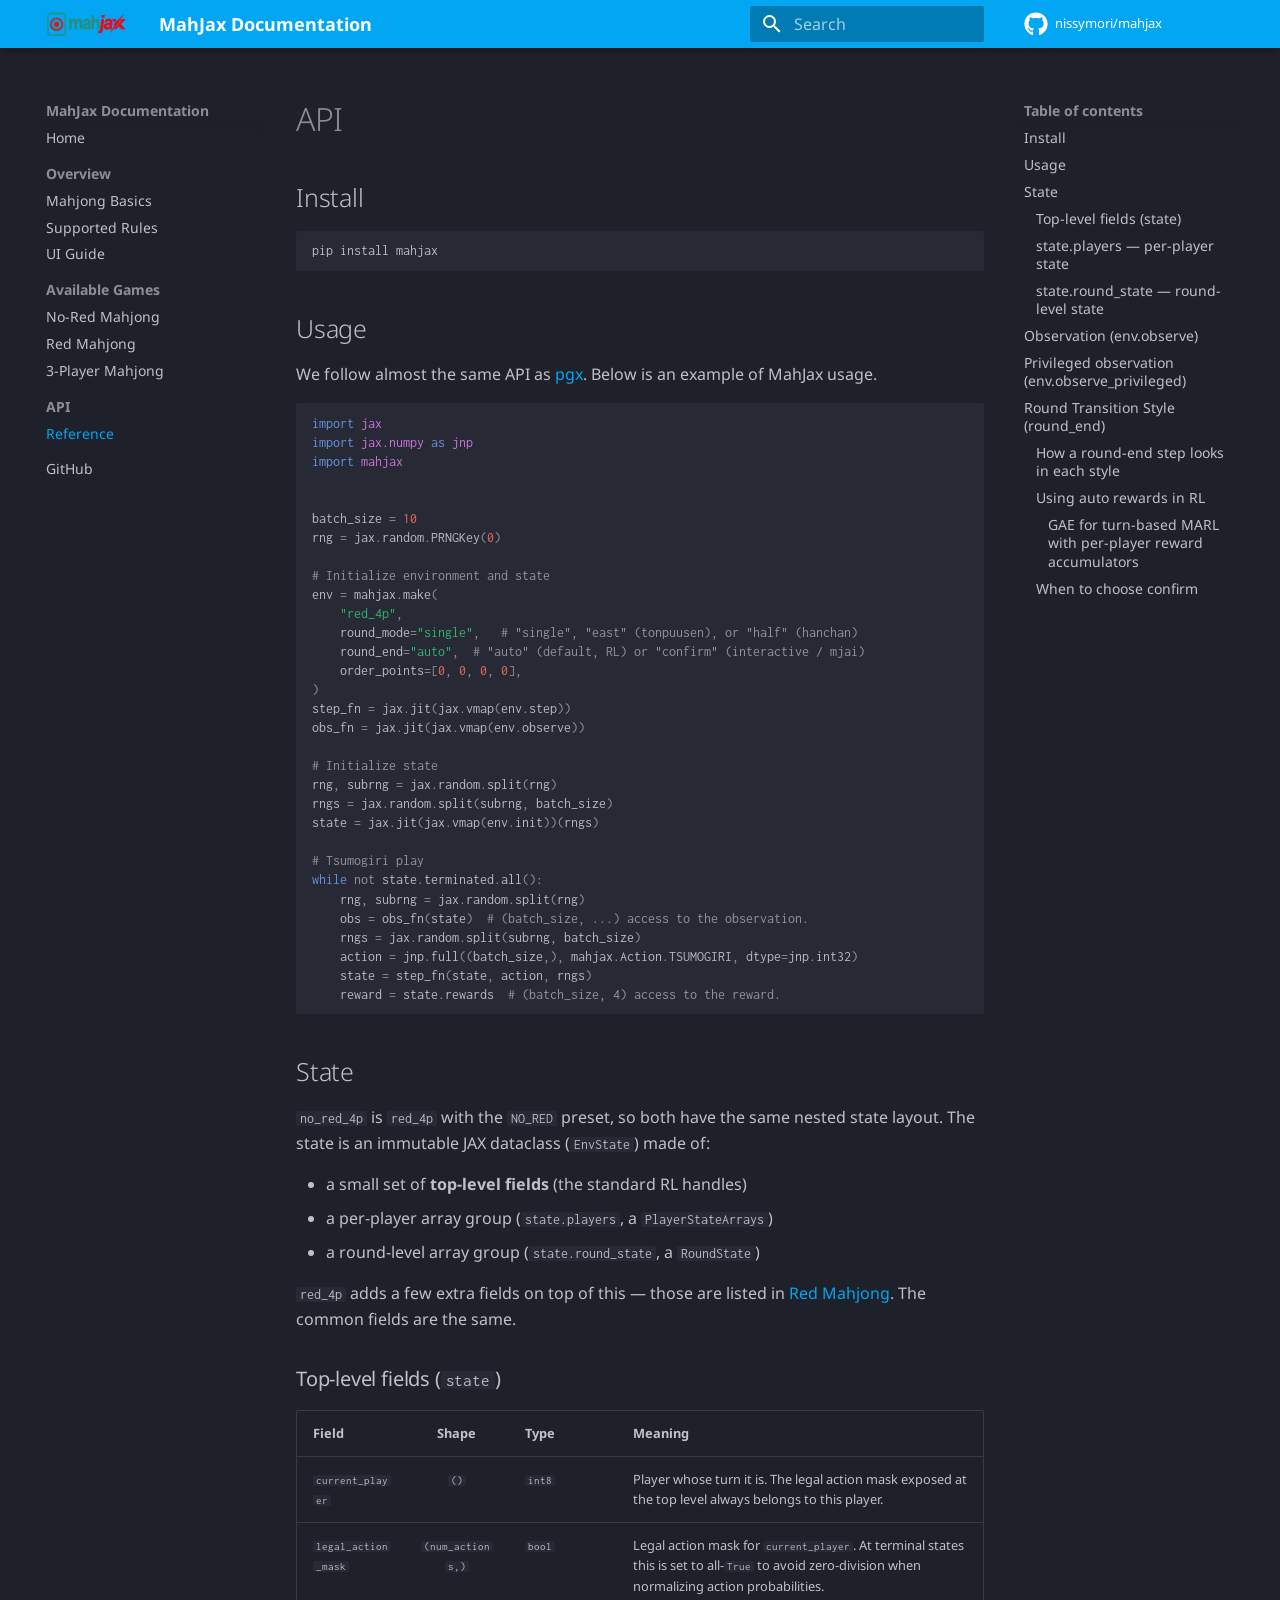
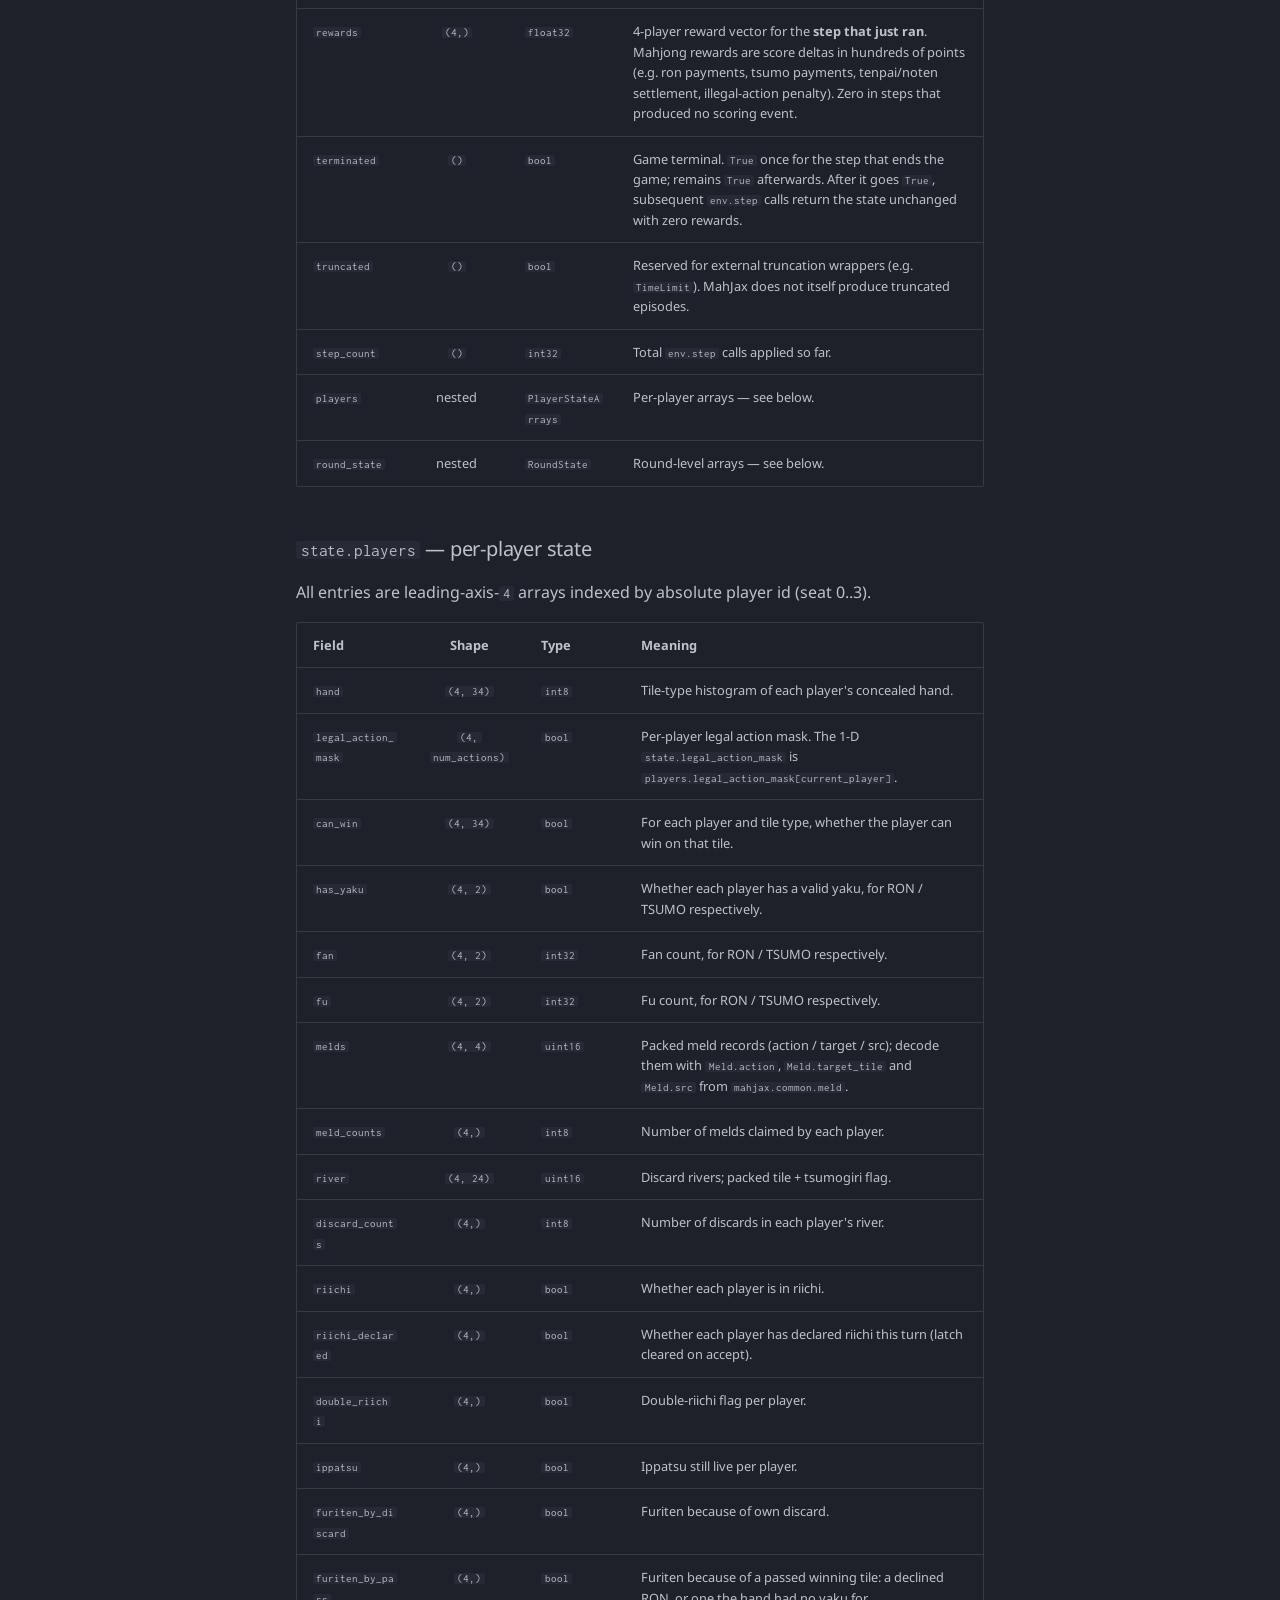
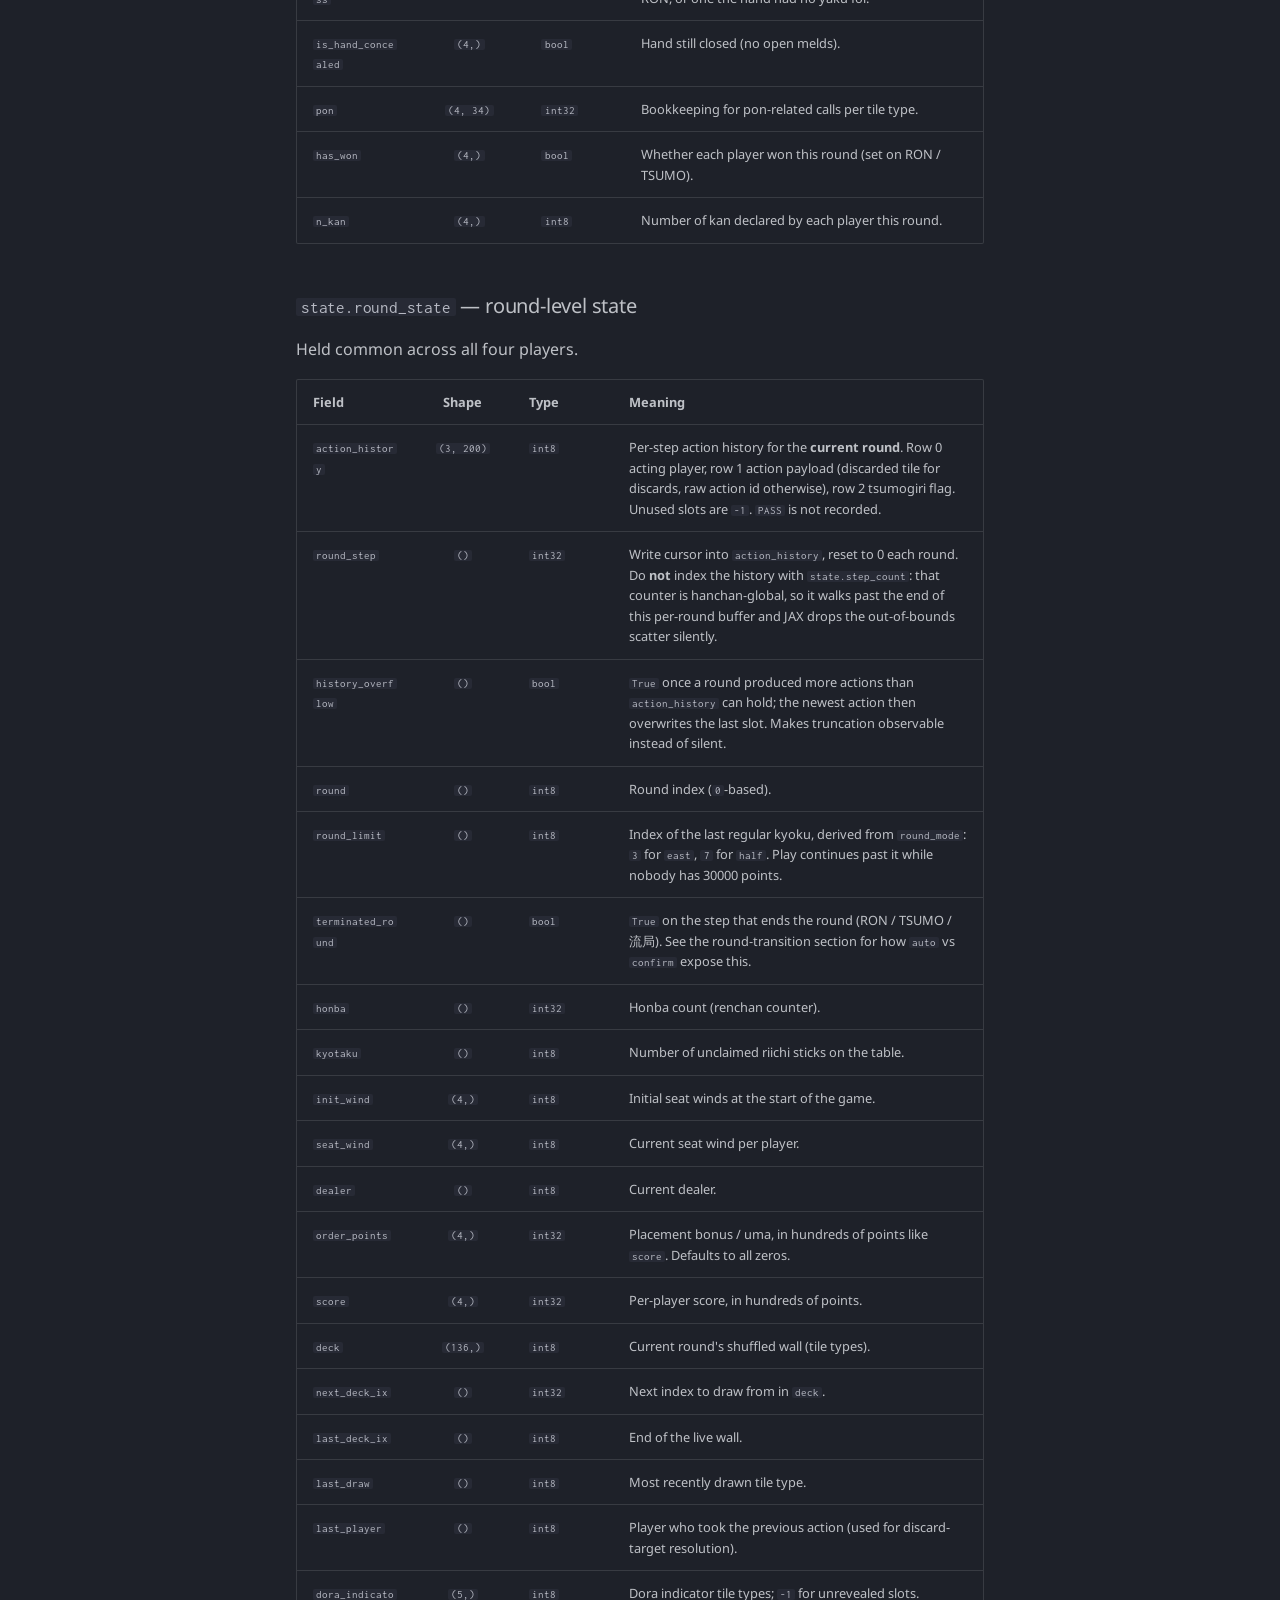
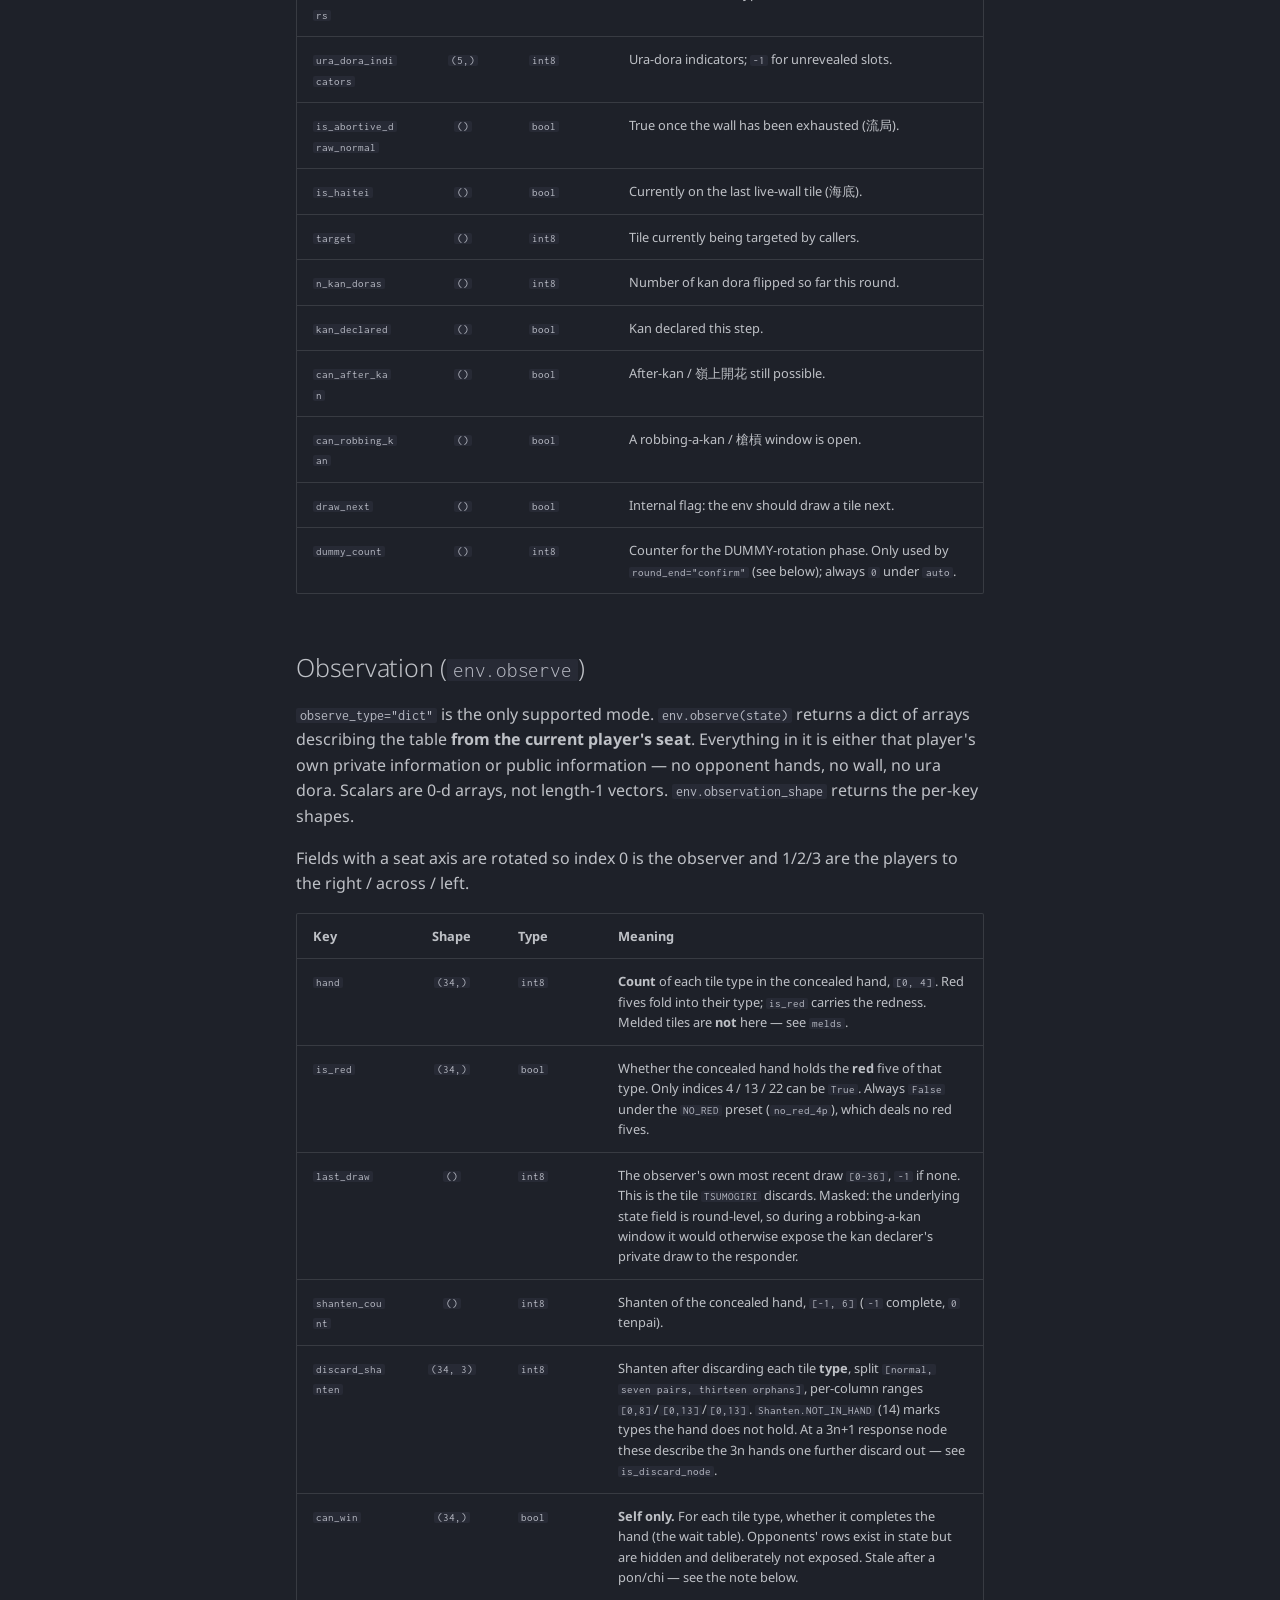
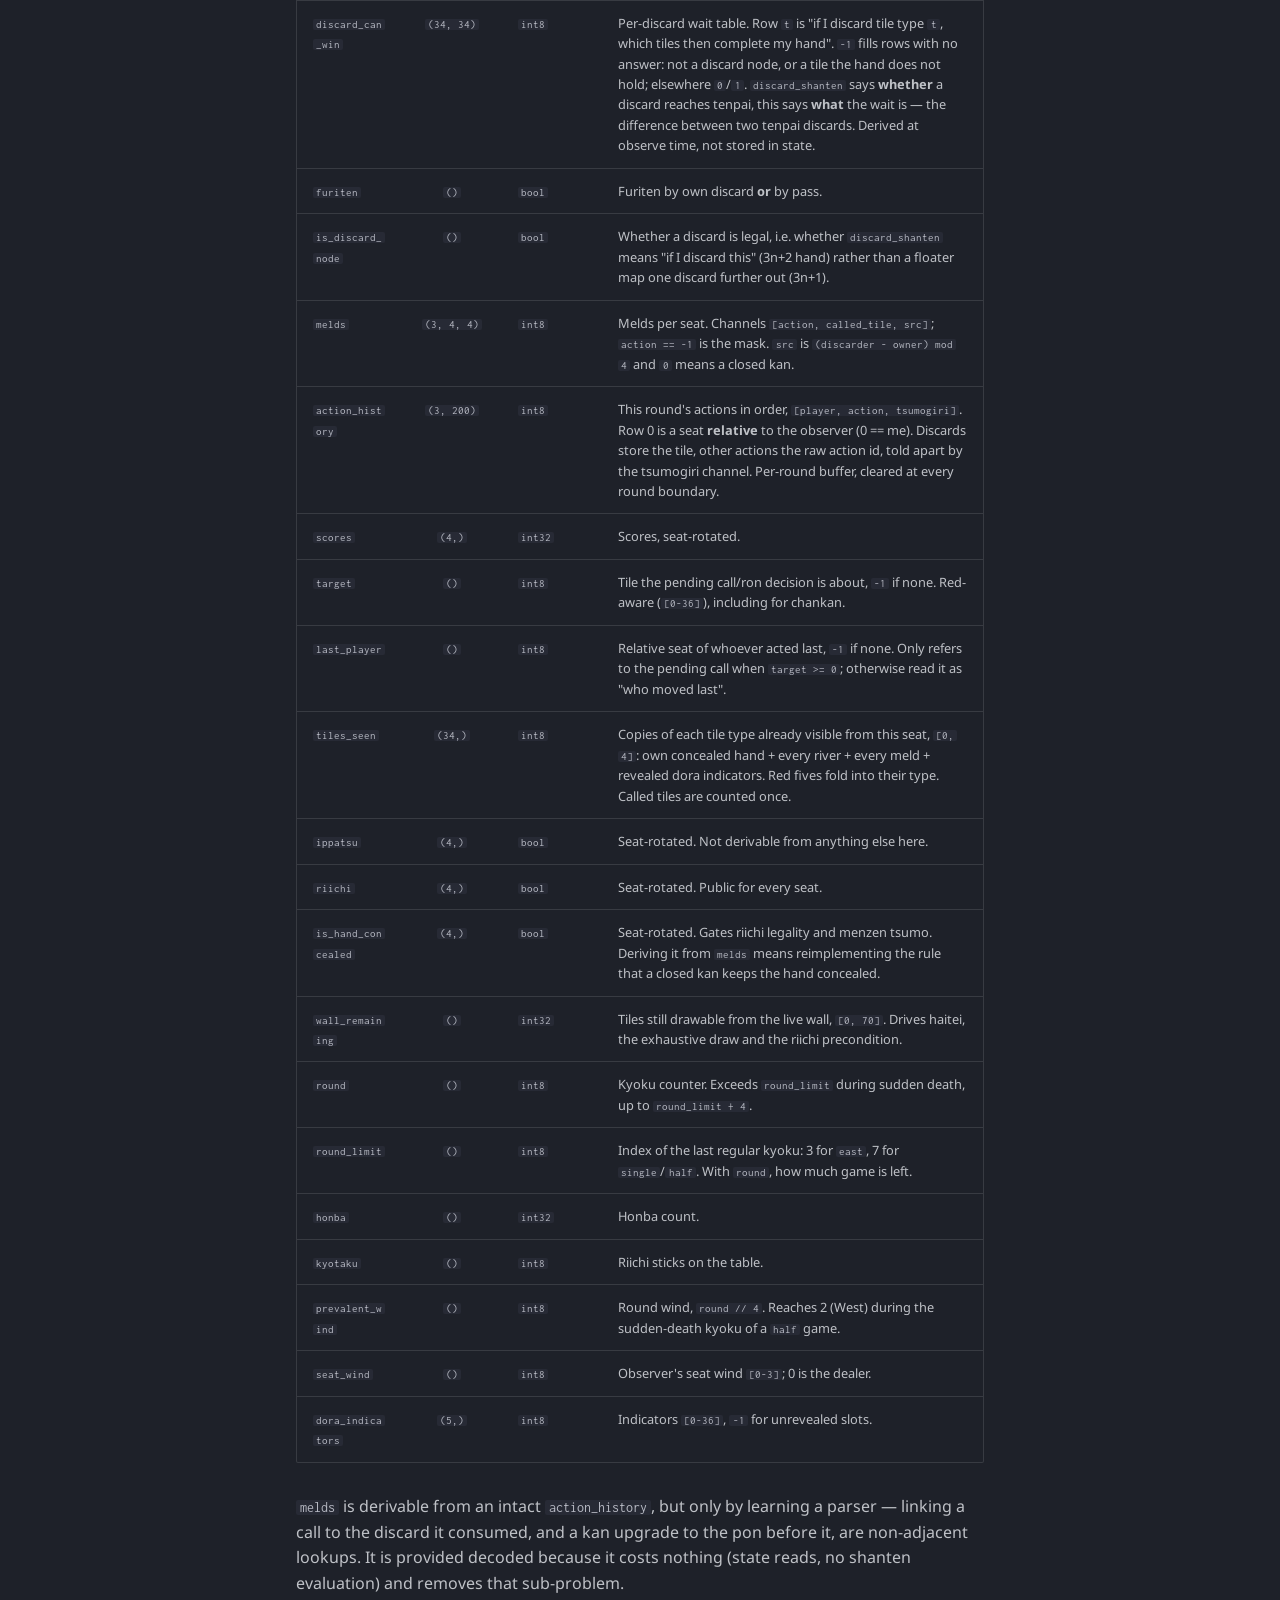
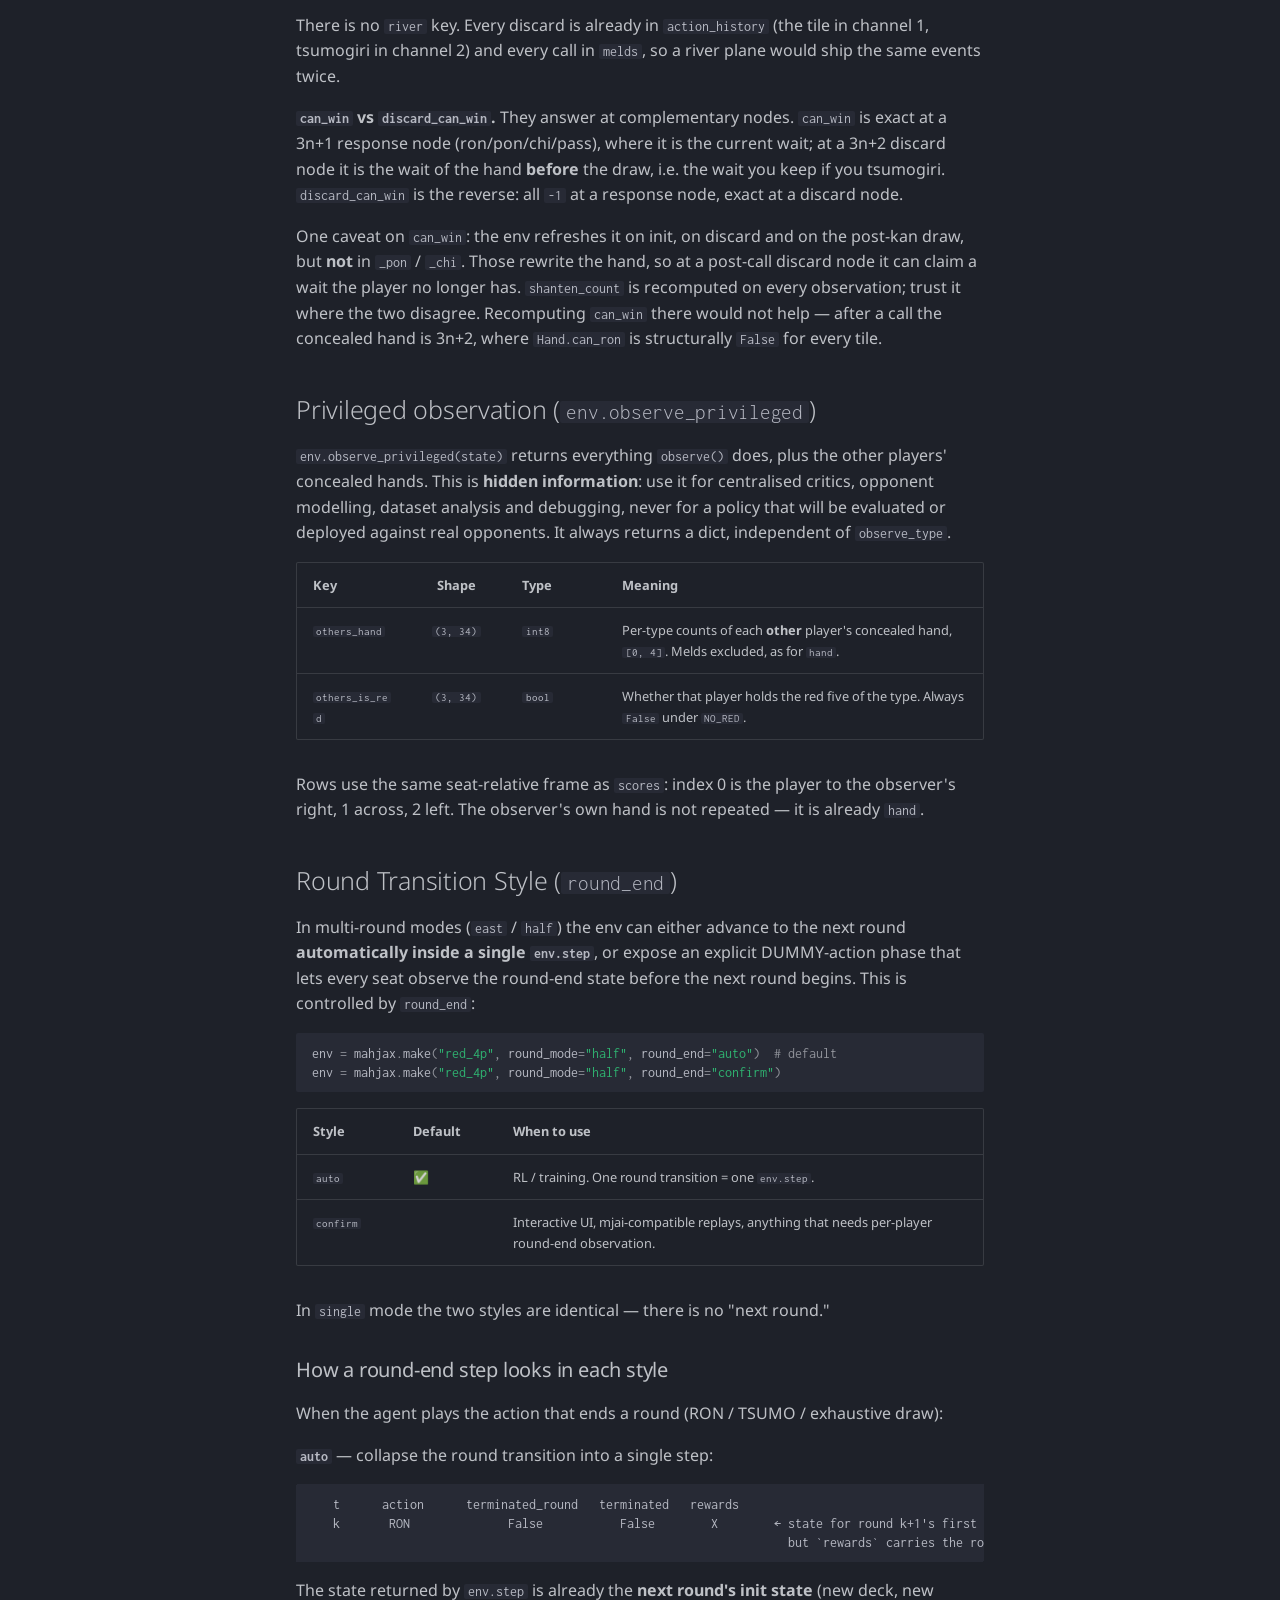
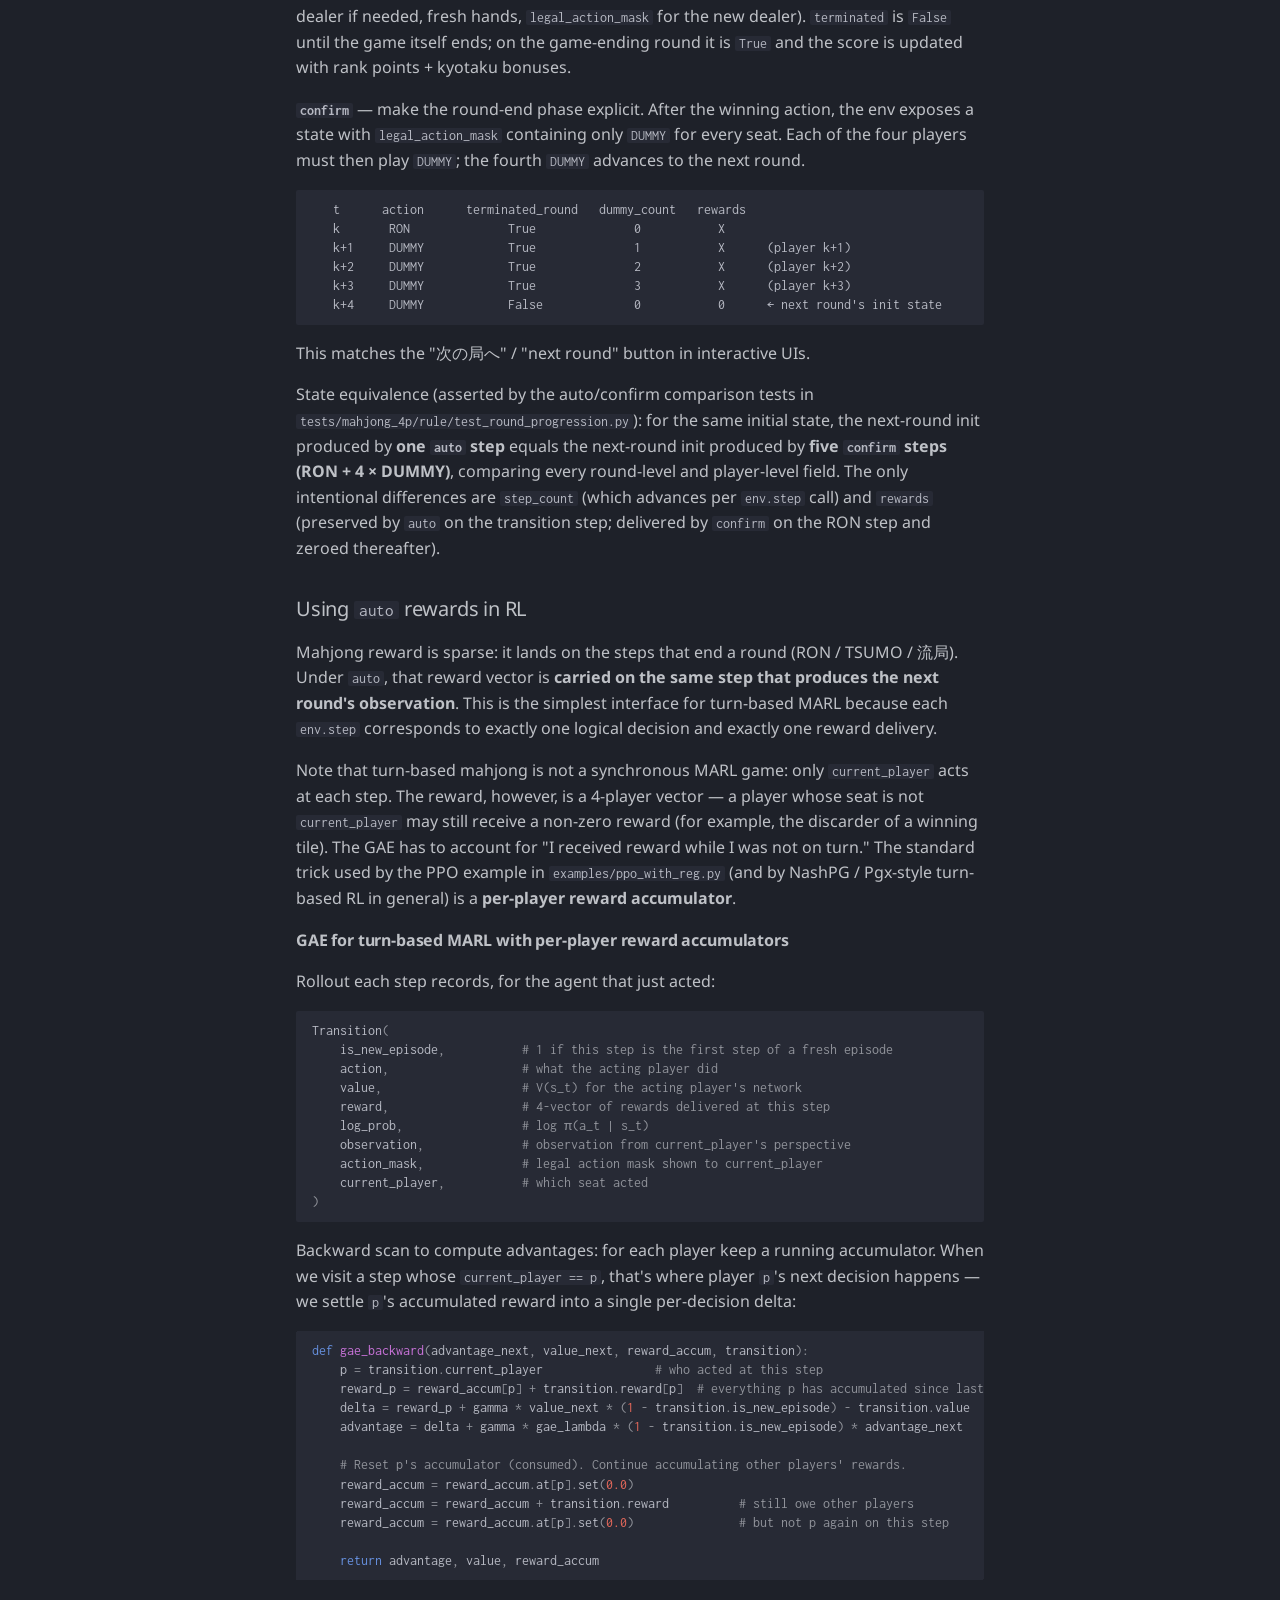
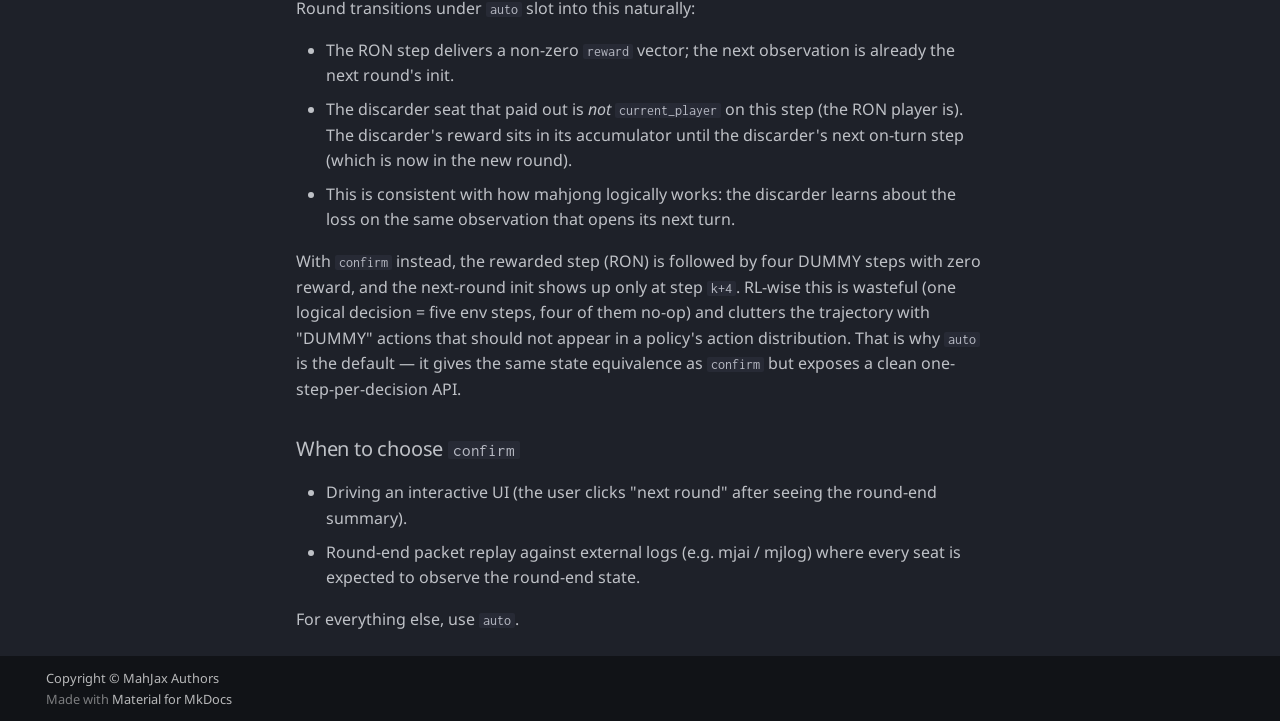
<file: api/index.html>
<!doctype html>
<html lang="en" class="no-js">
  <head>
    
      <meta charset="utf-8">
      <meta name="viewport" content="width=device-width,initial-scale=1">
      
        <meta name="description" content="GPU-accelerated Riichi Mahjong simulators for reinforcement learning">
      
      
        <meta name="author" content="Soichiro Nishimori">
      
      
        <link rel="canonical" href="https://nissymori.github.io/mahjax/api/">
      
      
        <link rel="prev" href="../mahjong_3p/">
      
      
      
        
      
      
      <link rel="icon" href="../assets/logo.svg">
      <meta name="generator" content="mkdocs-1.6.1, mkdocs-material-9.8.1">
    
    
      
        <title>Reference - MahJax Documentation</title>
      
    
    
      <link rel="stylesheet" href="../assets/stylesheets/main.57a0d79d.min.css">
      
        
        <link rel="stylesheet" href="../assets/stylesheets/palette.fb2fffe2.min.css">
      
      


    
    
      
    
    
      
        
        
        <link rel="preconnect" href="https://fonts.gstatic.com" crossorigin>
        <link rel="stylesheet" href="https://fonts.googleapis.com/css?family=Noto+Sans:300,300i,400,400i,700,700i%7CInconsolata:400,400i,700,700i&display=fallback">
        <style>:root{--md-text-font:"Noto Sans";--md-code-font:"Inconsolata"}</style>
      
    
    
      <link rel="stylesheet" href="../assets/_mkdocstrings.css">
    
    <script>__md_scope=new URL("..",location),__md_hash=e=>[...e].reduce(((e,_)=>(e<<5)-e+_.charCodeAt(0)),0),__md_get=(e,_=localStorage,t=__md_scope)=>JSON.parse(_.getItem(t.pathname+"."+e)),__md_set=(e,_,t=localStorage,a=__md_scope)=>{try{t.setItem(a.pathname+"."+e,JSON.stringify(_))}catch(e){}}</script>
    
      

    
    
  </head>
  
  
    
    
    
    
    
    <body dir="ltr" data-md-color-scheme="slate" data-md-color-primary="light-blue" data-md-color-accent="cyan">
  
    
    <input class="md-toggle" data-md-toggle="drawer" type="checkbox" id="__drawer" autocomplete="off">
    <input class="md-toggle" data-md-toggle="search" type="checkbox" id="__search" autocomplete="off">
    <label class="md-overlay" for="__drawer"></label>
    <div data-md-component="skip">
      
        
        <a href="#api" class="md-skip">
          Skip to content
        </a>
      
    </div>
    <div data-md-component="announce">
      
    </div>
    
    
      

  

<header class="md-header md-header--shadow" data-md-component="header">
  <nav class="md-header__inner md-grid" aria-label="Header">
    <a href=".." title="MahJax Documentation" class="md-header__button md-logo" aria-label="MahJax Documentation" data-md-component="logo">
      
  <img src="../assets/logo.svg" alt="logo">

    </a>
    <label class="md-header__button md-icon" for="__drawer">
      
      <svg xmlns="http://www.w3.org/2000/svg" viewBox="0 0 24 24"><path d="M3 6h18v2H3zm0 5h18v2H3zm0 5h18v2H3z"/></svg>
    </label>
    <div class="md-header__title" data-md-component="header-title">
      <div class="md-header__ellipsis">
        <div class="md-header__topic">
          <span class="md-ellipsis">
            MahJax Documentation
          </span>
        </div>
        <div class="md-header__topic" data-md-component="header-topic">
          <span class="md-ellipsis">
            
              Reference
            
          </span>
        </div>
      </div>
    </div>
    
      
    
    
    
    
      
      
        <label class="md-header__button md-icon" for="__search">
          
          <svg xmlns="http://www.w3.org/2000/svg" viewBox="0 0 24 24"><path d="M9.5 3A6.5 6.5 0 0 1 16 9.5c0 1.61-.59 3.09-1.56 4.23l.27.27h.79l5 5-1.5 1.5-5-5v-.79l-.27-.27A6.52 6.52 0 0 1 9.5 16 6.5 6.5 0 0 1 3 9.5 6.5 6.5 0 0 1 9.5 3m0 2C7 5 5 7 5 9.5S7 14 9.5 14 14 12 14 9.5 12 5 9.5 5"/></svg>
        </label>
        <div class="md-search" data-md-component="search" role="dialog">
  <label class="md-search__overlay" for="__search"></label>
  <div class="md-search__inner" role="search">
    <form class="md-search__form" name="search">
      <input type="text" class="md-search__input" name="query" aria-label="Search" placeholder="Search" autocapitalize="off" autocorrect="off" autocomplete="off" spellcheck="false" data-md-component="search-query" required>
      <label class="md-search__icon md-icon" for="__search">
        
        <svg xmlns="http://www.w3.org/2000/svg" viewBox="0 0 24 24"><path d="M9.5 3A6.5 6.5 0 0 1 16 9.5c0 1.61-.59 3.09-1.56 4.23l.27.27h.79l5 5-1.5 1.5-5-5v-.79l-.27-.27A6.52 6.52 0 0 1 9.5 16 6.5 6.5 0 0 1 3 9.5 6.5 6.5 0 0 1 9.5 3m0 2C7 5 5 7 5 9.5S7 14 9.5 14 14 12 14 9.5 12 5 9.5 5"/></svg>
        
        <svg xmlns="http://www.w3.org/2000/svg" viewBox="0 0 24 24"><path d="M20 11v2H8l5.5 5.5-1.42 1.42L4.16 12l7.92-7.92L13.5 5.5 8 11z"/></svg>
      </label>
      <nav class="md-search__options" aria-label="Search">
        
        <button type="reset" class="md-search__icon md-icon" title="Clear" aria-label="Clear" tabindex="-1">
          
          <svg xmlns="http://www.w3.org/2000/svg" viewBox="0 0 24 24"><path d="M19 6.41 17.59 5 12 10.59 6.41 5 5 6.41 10.59 12 5 17.59 6.41 19 12 13.41 17.59 19 19 17.59 13.41 12z"/></svg>
        </button>
      </nav>
      
    </form>
    <div class="md-search__output">
      <div class="md-search__scrollwrap" tabindex="0" data-md-scrollfix>
        <div class="md-search-result" data-md-component="search-result">
          <div class="md-search-result__meta">
            Initializing search
          </div>
          <ol class="md-search-result__list" role="presentation"></ol>
        </div>
      </div>
    </div>
  </div>
</div>
      
    
    
      <div class="md-header__source">
        <a href="https://github.com/nissymori/mahjax" title="Go to repository" class="md-source" data-md-component="source">
  <div class="md-source__icon md-icon">
    
    <svg xmlns="http://www.w3.org/2000/svg" viewBox="0 0 512 512"><!--! Font Awesome Free 7.1.0 by @fontawesome - https://fontawesome.com License - https://fontawesome.com/license/free (Icons: CC BY 4.0, Fonts: SIL OFL 1.1, Code: MIT License) Copyright 2025 Fonticons, Inc.--><path d="M173.9 397.4c0 2-2.3 3.6-5.2 3.6-3.3.3-5.6-1.3-5.6-3.6 0-2 2.3-3.6 5.2-3.6 3-.3 5.6 1.3 5.6 3.6m-31.1-4.5c-.7 2 1.3 4.3 4.3 4.9 2.6 1 5.6 0 6.2-2s-1.3-4.3-4.3-5.2c-2.6-.7-5.5.3-6.2 2.3m44.2-1.7c-2.9.7-4.9 2.6-4.6 4.9.3 2 2.9 3.3 5.9 2.6 2.9-.7 4.9-2.6 4.6-4.6-.3-1.9-3-3.2-5.9-2.9M252.8 8C114.1 8 8 113.3 8 252c0 110.9 69.8 205.8 169.5 239.2 12.8 2.3 17.3-5.6 17.3-12.1 0-6.2-.3-40.4-.3-61.4 0 0-70 15-84.7-29.8 0 0-11.4-29.1-27.8-36.6 0 0-22.9-15.7 1.6-15.4 0 0 24.9 2 38.6 25.8 21.9 38.6 58.6 27.5 72.9 20.9 2.3-16 8.8-27.1 16-33.7-55.9-6.2-112.3-14.3-112.3-110.5 0-27.5 7.6-41.3 23.6-58.9-2.6-6.5-11.1-33.3 2.6-67.9 20.9-6.5 69 27 69 27 20-5.6 41.5-8.5 62.8-8.5s42.8 2.9 62.8 8.5c0 0 48.1-33.6 69-27 13.7 34.7 5.2 61.4 2.6 67.9 16 17.7 25.8 31.5 25.8 58.9 0 96.5-58.9 104.2-114.8 110.5 9.2 7.9 17 22.9 17 46.4 0 33.7-.3 75.4-.3 83.6 0 6.5 4.6 14.4 17.3 12.1C436.2 457.8 504 362.9 504 252 504 113.3 391.5 8 252.8 8M105.2 352.9c-1.3 1-1 3.3.7 5.2 1.6 1.6 3.9 2.3 5.2 1 1.3-1 1-3.3-.7-5.2-1.6-1.6-3.9-2.3-5.2-1m-10.8-8.1c-.7 1.3.3 2.9 2.3 3.9 1.6 1 3.6.7 4.3-.7.7-1.3-.3-2.9-2.3-3.9-2-.6-3.6-.3-4.3.7m32.4 35.6c-1.6 1.3-1 4.3 1.3 6.2 2.3 2.3 5.2 2.6 6.5 1 1.3-1.3.7-4.3-1.3-6.2-2.2-2.3-5.2-2.6-6.5-1m-11.4-14.7c-1.6 1-1.6 3.6 0 5.9s4.3 3.3 5.6 2.3c1.6-1.3 1.6-3.9 0-6.2-1.4-2.3-4-3.3-5.6-2"/></svg>
  </div>
  <div class="md-source__repository">
    nissymori/mahjax
  </div>
</a>
      </div>
    
  </nav>
  
</header>
    
    <div class="md-container" data-md-component="container">
      
      
        
          
        
      
      <main class="md-main" data-md-component="main">
        <div class="md-main__inner md-grid">
          
            
              
              <div class="md-sidebar md-sidebar--primary" data-md-component="sidebar" data-md-type="navigation" >
                <div class="md-sidebar__scrollwrap">
                  <div class="md-sidebar__inner">
                    



<nav class="md-nav md-nav--primary" aria-label="Navigation" data-md-level="0">
  <label class="md-nav__title" for="__drawer">
    <a href=".." title="MahJax Documentation" class="md-nav__button md-logo" aria-label="MahJax Documentation" data-md-component="logo">
      
  <img src="../assets/logo.svg" alt="logo">

    </a>
    MahJax Documentation
  </label>
  
    <div class="md-nav__source">
      <a href="https://github.com/nissymori/mahjax" title="Go to repository" class="md-source" data-md-component="source">
  <div class="md-source__icon md-icon">
    
    <svg xmlns="http://www.w3.org/2000/svg" viewBox="0 0 512 512"><!--! Font Awesome Free 7.1.0 by @fontawesome - https://fontawesome.com License - https://fontawesome.com/license/free (Icons: CC BY 4.0, Fonts: SIL OFL 1.1, Code: MIT License) Copyright 2025 Fonticons, Inc.--><path d="M173.9 397.4c0 2-2.3 3.6-5.2 3.6-3.3.3-5.6-1.3-5.6-3.6 0-2 2.3-3.6 5.2-3.6 3-.3 5.6 1.3 5.6 3.6m-31.1-4.5c-.7 2 1.3 4.3 4.3 4.9 2.6 1 5.6 0 6.2-2s-1.3-4.3-4.3-5.2c-2.6-.7-5.5.3-6.2 2.3m44.2-1.7c-2.9.7-4.9 2.6-4.6 4.9.3 2 2.9 3.3 5.9 2.6 2.9-.7 4.9-2.6 4.6-4.6-.3-1.9-3-3.2-5.9-2.9M252.8 8C114.1 8 8 113.3 8 252c0 110.9 69.8 205.8 169.5 239.2 12.8 2.3 17.3-5.6 17.3-12.1 0-6.2-.3-40.4-.3-61.4 0 0-70 15-84.7-29.8 0 0-11.4-29.1-27.8-36.6 0 0-22.9-15.7 1.6-15.4 0 0 24.9 2 38.6 25.8 21.9 38.6 58.6 27.5 72.9 20.9 2.3-16 8.8-27.1 16-33.7-55.9-6.2-112.3-14.3-112.3-110.5 0-27.5 7.6-41.3 23.6-58.9-2.6-6.5-11.1-33.3 2.6-67.9 20.9-6.5 69 27 69 27 20-5.6 41.5-8.5 62.8-8.5s42.8 2.9 62.8 8.5c0 0 48.1-33.6 69-27 13.7 34.7 5.2 61.4 2.6 67.9 16 17.7 25.8 31.5 25.8 58.9 0 96.5-58.9 104.2-114.8 110.5 9.2 7.9 17 22.9 17 46.4 0 33.7-.3 75.4-.3 83.6 0 6.5 4.6 14.4 17.3 12.1C436.2 457.8 504 362.9 504 252 504 113.3 391.5 8 252.8 8M105.2 352.9c-1.3 1-1 3.3.7 5.2 1.6 1.6 3.9 2.3 5.2 1 1.3-1 1-3.3-.7-5.2-1.6-1.6-3.9-2.3-5.2-1m-10.8-8.1c-.7 1.3.3 2.9 2.3 3.9 1.6 1 3.6.7 4.3-.7.7-1.3-.3-2.9-2.3-3.9-2-.6-3.6-.3-4.3.7m32.4 35.6c-1.6 1.3-1 4.3 1.3 6.2 2.3 2.3 5.2 2.6 6.5 1 1.3-1.3.7-4.3-1.3-6.2-2.2-2.3-5.2-2.6-6.5-1m-11.4-14.7c-1.6 1-1.6 3.6 0 5.9s4.3 3.3 5.6 2.3c1.6-1.3 1.6-3.9 0-6.2-1.4-2.3-4-3.3-5.6-2"/></svg>
  </div>
  <div class="md-source__repository">
    nissymori/mahjax
  </div>
</a>
    </div>
  
  <ul class="md-nav__list" data-md-scrollfix>
    
      
      
  
  
  
  
    <li class="md-nav__item">
      <a href=".." class="md-nav__link">
        
  
  
  <span class="md-ellipsis">
    
  
    Home
  

    
  </span>
  
  

      </a>
    </li>
  

    
      
      
  
  
  
  
    
    
    
    
      
        
        
      
    
    
    <li class="md-nav__item md-nav__item--section md-nav__item--nested">
      
        
        
        <input class="md-nav__toggle md-toggle " type="checkbox" id="__nav_2" >
        
          
          <label class="md-nav__link" for="__nav_2" id="__nav_2_label" tabindex="">
            
  
  
  <span class="md-ellipsis">
    
  
    Overview
  

    
  </span>
  
  

            <span class="md-nav__icon md-icon"></span>
          </label>
        
        <nav class="md-nav" data-md-level="1" aria-labelledby="__nav_2_label" aria-expanded="false">
          <label class="md-nav__title" for="__nav_2">
            <span class="md-nav__icon md-icon"></span>
            
  
    Overview
  

          </label>
          <ul class="md-nav__list" data-md-scrollfix>
            
              
                
  
  
  
  
    <li class="md-nav__item">
      <a href="../mahjong-basics/" class="md-nav__link">
        
  
  
  <span class="md-ellipsis">
    
  
    Mahjong Basics
  

    
  </span>
  
  

      </a>
    </li>
  

              
            
              
                
  
  
  
  
    <li class="md-nav__item">
      <a href="../rule/" class="md-nav__link">
        
  
  
  <span class="md-ellipsis">
    
  
    Supported Rules
  

    
  </span>
  
  

      </a>
    </li>
  

              
            
              
                
  
  
  
  
    <li class="md-nav__item">
      <a href="../ui/" class="md-nav__link">
        
  
  
  <span class="md-ellipsis">
    
  
    UI Guide
  

    
  </span>
  
  

      </a>
    </li>
  

              
            
          </ul>
        </nav>
      
    </li>
  

    
      
      
  
  
  
  
    
    
    
    
      
        
        
      
    
    
    <li class="md-nav__item md-nav__item--section md-nav__item--nested">
      
        
        
        <input class="md-nav__toggle md-toggle " type="checkbox" id="__nav_3" >
        
          
          <label class="md-nav__link" for="__nav_3" id="__nav_3_label" tabindex="">
            
  
  
  <span class="md-ellipsis">
    
  
    Available Games
  

    
  </span>
  
  

            <span class="md-nav__icon md-icon"></span>
          </label>
        
        <nav class="md-nav" data-md-level="1" aria-labelledby="__nav_3_label" aria-expanded="false">
          <label class="md-nav__title" for="__nav_3">
            <span class="md-nav__icon md-icon"></span>
            
  
    Available Games
  

          </label>
          <ul class="md-nav__list" data-md-scrollfix>
            
              
                
  
  
  
  
    <li class="md-nav__item">
      <a href="../no_red_mahjong/" class="md-nav__link">
        
  
  
  <span class="md-ellipsis">
    
  
    No-Red Mahjong
  

    
  </span>
  
  

      </a>
    </li>
  

              
            
              
                
  
  
  
  
    <li class="md-nav__item">
      <a href="../red_mahjong/" class="md-nav__link">
        
  
  
  <span class="md-ellipsis">
    
  
    Red Mahjong
  

    
  </span>
  
  

      </a>
    </li>
  

              
            
              
                
  
  
  
  
    <li class="md-nav__item">
      <a href="../mahjong_3p/" class="md-nav__link">
        
  
  
  <span class="md-ellipsis">
    
  
    3-Player Mahjong
  

    
  </span>
  
  

      </a>
    </li>
  

              
            
          </ul>
        </nav>
      
    </li>
  

    
      
      
  
  
    
  
  
  
    
    
    
    
      
        
        
      
    
    
    <li class="md-nav__item md-nav__item--active md-nav__item--section md-nav__item--nested">
      
        
        
        <input class="md-nav__toggle md-toggle " type="checkbox" id="__nav_4" checked>
        
          
          <label class="md-nav__link" for="__nav_4" id="__nav_4_label" tabindex="">
            
  
  
  <span class="md-ellipsis">
    
  
    API
  

    
  </span>
  
  

            <span class="md-nav__icon md-icon"></span>
          </label>
        
        <nav class="md-nav" data-md-level="1" aria-labelledby="__nav_4_label" aria-expanded="true">
          <label class="md-nav__title" for="__nav_4">
            <span class="md-nav__icon md-icon"></span>
            
  
    API
  

          </label>
          <ul class="md-nav__list" data-md-scrollfix>
            
              
                
  
  
    
  
  
  
    <li class="md-nav__item md-nav__item--active">
      
      <input class="md-nav__toggle md-toggle" type="checkbox" id="__toc">
      
      
        
      
      
        <label class="md-nav__link md-nav__link--active" for="__toc">
          
  
  
  <span class="md-ellipsis">
    
  
    Reference
  

    
  </span>
  
  

          <span class="md-nav__icon md-icon"></span>
        </label>
      
      <a href="./" class="md-nav__link md-nav__link--active">
        
  
  
  <span class="md-ellipsis">
    
  
    Reference
  

    
  </span>
  
  

      </a>
      
        

<nav class="md-nav md-nav--secondary" aria-label="Table of contents">
  
  
  
    
  
  
    <label class="md-nav__title" for="__toc">
      <span class="md-nav__icon md-icon"></span>
      Table of contents
    </label>
    <ul class="md-nav__list" data-md-component="toc" data-md-scrollfix>
      
        <li class="md-nav__item">
  <a href="#install" class="md-nav__link">
    <span class="md-ellipsis">
      
        Install
      
    </span>
  </a>
  
</li>
      
        <li class="md-nav__item">
  <a href="#usage" class="md-nav__link">
    <span class="md-ellipsis">
      
        Usage
      
    </span>
  </a>
  
</li>
      
        <li class="md-nav__item">
  <a href="#state" class="md-nav__link">
    <span class="md-ellipsis">
      
        State
      
    </span>
  </a>
  
    <nav class="md-nav" aria-label="State">
      <ul class="md-nav__list">
        
          <li class="md-nav__item">
  <a href="#top-level-fields-state" class="md-nav__link">
    <span class="md-ellipsis">
      
        Top-level fields (state)
      
    </span>
  </a>
  
</li>
        
          <li class="md-nav__item">
  <a href="#stateplayers-per-player-state" class="md-nav__link">
    <span class="md-ellipsis">
      
        state.players — per-player state
      
    </span>
  </a>
  
</li>
        
          <li class="md-nav__item">
  <a href="#stateround_state-round-level-state" class="md-nav__link">
    <span class="md-ellipsis">
      
        state.round_state — round-level state
      
    </span>
  </a>
  
</li>
        
      </ul>
    </nav>
  
</li>
      
        <li class="md-nav__item">
  <a href="#observation-envobserve" class="md-nav__link">
    <span class="md-ellipsis">
      
        Observation (env.observe)
      
    </span>
  </a>
  
</li>
      
        <li class="md-nav__item">
  <a href="#privileged-observation-envobserve_privileged" class="md-nav__link">
    <span class="md-ellipsis">
      
        Privileged observation (env.observe_privileged)
      
    </span>
  </a>
  
</li>
      
        <li class="md-nav__item">
  <a href="#round-transition-style-round_end" class="md-nav__link">
    <span class="md-ellipsis">
      
        Round Transition Style (round_end)
      
    </span>
  </a>
  
    <nav class="md-nav" aria-label="Round Transition Style (round_end)">
      <ul class="md-nav__list">
        
          <li class="md-nav__item">
  <a href="#how-a-round-end-step-looks-in-each-style" class="md-nav__link">
    <span class="md-ellipsis">
      
        How a round-end step looks in each style
      
    </span>
  </a>
  
</li>
        
          <li class="md-nav__item">
  <a href="#using-auto-rewards-in-rl" class="md-nav__link">
    <span class="md-ellipsis">
      
        Using auto rewards in RL
      
    </span>
  </a>
  
    <nav class="md-nav" aria-label="Using auto rewards in RL">
      <ul class="md-nav__list">
        
          <li class="md-nav__item">
  <a href="#gae-for-turn-based-marl-with-per-player-reward-accumulators" class="md-nav__link">
    <span class="md-ellipsis">
      
        GAE for turn-based MARL with per-player reward accumulators
      
    </span>
  </a>
  
</li>
        
      </ul>
    </nav>
  
</li>
        
          <li class="md-nav__item">
  <a href="#when-to-choose-confirm" class="md-nav__link">
    <span class="md-ellipsis">
      
        When to choose confirm
      
    </span>
  </a>
  
</li>
        
      </ul>
    </nav>
  
</li>
      
    </ul>
  
</nav>
      
    </li>
  

              
            
          </ul>
        </nav>
      
    </li>
  

    
      
      
  
  
  
  
    <li class="md-nav__item">
      <a href="https://github.com/nissymori/mahjax" class="md-nav__link">
        
  
  
  <span class="md-ellipsis">
    
  
    GitHub
  

    
  </span>
  
  

      </a>
    </li>
  

    
  </ul>
</nav>
                  </div>
                </div>
              </div>
            
            
              
              <div class="md-sidebar md-sidebar--secondary" data-md-component="sidebar" data-md-type="toc" >
                <div class="md-sidebar__scrollwrap">
                  <div class="md-sidebar__inner">
                    

<nav class="md-nav md-nav--secondary" aria-label="Table of contents">
  
  
  
    
  
  
    <label class="md-nav__title" for="__toc">
      <span class="md-nav__icon md-icon"></span>
      Table of contents
    </label>
    <ul class="md-nav__list" data-md-component="toc" data-md-scrollfix>
      
        <li class="md-nav__item">
  <a href="#install" class="md-nav__link">
    <span class="md-ellipsis">
      
        Install
      
    </span>
  </a>
  
</li>
      
        <li class="md-nav__item">
  <a href="#usage" class="md-nav__link">
    <span class="md-ellipsis">
      
        Usage
      
    </span>
  </a>
  
</li>
      
        <li class="md-nav__item">
  <a href="#state" class="md-nav__link">
    <span class="md-ellipsis">
      
        State
      
    </span>
  </a>
  
    <nav class="md-nav" aria-label="State">
      <ul class="md-nav__list">
        
          <li class="md-nav__item">
  <a href="#top-level-fields-state" class="md-nav__link">
    <span class="md-ellipsis">
      
        Top-level fields (state)
      
    </span>
  </a>
  
</li>
        
          <li class="md-nav__item">
  <a href="#stateplayers-per-player-state" class="md-nav__link">
    <span class="md-ellipsis">
      
        state.players — per-player state
      
    </span>
  </a>
  
</li>
        
          <li class="md-nav__item">
  <a href="#stateround_state-round-level-state" class="md-nav__link">
    <span class="md-ellipsis">
      
        state.round_state — round-level state
      
    </span>
  </a>
  
</li>
        
      </ul>
    </nav>
  
</li>
      
        <li class="md-nav__item">
  <a href="#observation-envobserve" class="md-nav__link">
    <span class="md-ellipsis">
      
        Observation (env.observe)
      
    </span>
  </a>
  
</li>
      
        <li class="md-nav__item">
  <a href="#privileged-observation-envobserve_privileged" class="md-nav__link">
    <span class="md-ellipsis">
      
        Privileged observation (env.observe_privileged)
      
    </span>
  </a>
  
</li>
      
        <li class="md-nav__item">
  <a href="#round-transition-style-round_end" class="md-nav__link">
    <span class="md-ellipsis">
      
        Round Transition Style (round_end)
      
    </span>
  </a>
  
    <nav class="md-nav" aria-label="Round Transition Style (round_end)">
      <ul class="md-nav__list">
        
          <li class="md-nav__item">
  <a href="#how-a-round-end-step-looks-in-each-style" class="md-nav__link">
    <span class="md-ellipsis">
      
        How a round-end step looks in each style
      
    </span>
  </a>
  
</li>
        
          <li class="md-nav__item">
  <a href="#using-auto-rewards-in-rl" class="md-nav__link">
    <span class="md-ellipsis">
      
        Using auto rewards in RL
      
    </span>
  </a>
  
    <nav class="md-nav" aria-label="Using auto rewards in RL">
      <ul class="md-nav__list">
        
          <li class="md-nav__item">
  <a href="#gae-for-turn-based-marl-with-per-player-reward-accumulators" class="md-nav__link">
    <span class="md-ellipsis">
      
        GAE for turn-based MARL with per-player reward accumulators
      
    </span>
  </a>
  
</li>
        
      </ul>
    </nav>
  
</li>
        
          <li class="md-nav__item">
  <a href="#when-to-choose-confirm" class="md-nav__link">
    <span class="md-ellipsis">
      
        When to choose confirm
      
    </span>
  </a>
  
</li>
        
      </ul>
    </nav>
  
</li>
      
    </ul>
  
</nav>
                  </div>
                </div>
              </div>
            
          
          
            <div class="md-content" data-md-component="content">
              
              <article class="md-content__inner md-typeset">
                
                  


  
  


<h1 id="api">API</h1>
<h2 id="install">Install</h2>
<div class="language-text highlight"><pre><span></span><code><span id="__span-0-1"><a id="__codelineno-0-1" name="__codelineno-0-1" href="#__codelineno-0-1"></a>pip install mahjax
</span></code></pre></div>
<h2 id="usage">Usage</h2>
<p>We follow almost the same API as <a href="https://github.com/sotetsuk/pgx">pgx</a>. Below is an example of MahJax usage.</p>
<div class="language-py highlight"><pre><span></span><code><span id="__span-1-1"><a id="__codelineno-1-1" name="__codelineno-1-1" href="#__codelineno-1-1"></a><span class="kn">import</span><span class="w"> </span><span class="nn">jax</span>
</span><span id="__span-1-2"><a id="__codelineno-1-2" name="__codelineno-1-2" href="#__codelineno-1-2"></a><span class="kn">import</span><span class="w"> </span><span class="nn">jax.numpy</span><span class="w"> </span><span class="k">as</span><span class="w"> </span><span class="nn">jnp</span>
</span><span id="__span-1-3"><a id="__codelineno-1-3" name="__codelineno-1-3" href="#__codelineno-1-3"></a><span class="kn">import</span><span class="w"> </span><span class="nn">mahjax</span>
</span><span id="__span-1-4"><a id="__codelineno-1-4" name="__codelineno-1-4" href="#__codelineno-1-4"></a>
</span><span id="__span-1-5"><a id="__codelineno-1-5" name="__codelineno-1-5" href="#__codelineno-1-5"></a>
</span><span id="__span-1-6"><a id="__codelineno-1-6" name="__codelineno-1-6" href="#__codelineno-1-6"></a><span class="n">batch_size</span> <span class="o">=</span> <span class="mi">10</span>
</span><span id="__span-1-7"><a id="__codelineno-1-7" name="__codelineno-1-7" href="#__codelineno-1-7"></a><span class="n">rng</span> <span class="o">=</span> <span class="n">jax</span><span class="o">.</span><span class="n">random</span><span class="o">.</span><span class="n">PRNGKey</span><span class="p">(</span><span class="mi">0</span><span class="p">)</span>
</span><span id="__span-1-8"><a id="__codelineno-1-8" name="__codelineno-1-8" href="#__codelineno-1-8"></a>
</span><span id="__span-1-9"><a id="__codelineno-1-9" name="__codelineno-1-9" href="#__codelineno-1-9"></a><span class="c1"># Initialize environment and state</span>
</span><span id="__span-1-10"><a id="__codelineno-1-10" name="__codelineno-1-10" href="#__codelineno-1-10"></a><span class="n">env</span> <span class="o">=</span> <span class="n">mahjax</span><span class="o">.</span><span class="n">make</span><span class="p">(</span>
</span><span id="__span-1-11"><a id="__codelineno-1-11" name="__codelineno-1-11" href="#__codelineno-1-11"></a>    <span class="s2">"red_4p"</span><span class="p">,</span>
</span><span id="__span-1-12"><a id="__codelineno-1-12" name="__codelineno-1-12" href="#__codelineno-1-12"></a>    <span class="n">round_mode</span><span class="o">=</span><span class="s2">"single"</span><span class="p">,</span>   <span class="c1"># "single", "east" (tonpuusen), or "half" (hanchan)</span>
</span><span id="__span-1-13"><a id="__codelineno-1-13" name="__codelineno-1-13" href="#__codelineno-1-13"></a>    <span class="n">round_end</span><span class="o">=</span><span class="s2">"auto"</span><span class="p">,</span>  <span class="c1"># "auto" (default, RL) or "confirm" (interactive / mjai)</span>
</span><span id="__span-1-14"><a id="__codelineno-1-14" name="__codelineno-1-14" href="#__codelineno-1-14"></a>    <span class="n">order_points</span><span class="o">=</span><span class="p">[</span><span class="mi">0</span><span class="p">,</span> <span class="mi">0</span><span class="p">,</span> <span class="mi">0</span><span class="p">,</span> <span class="mi">0</span><span class="p">],</span>
</span><span id="__span-1-15"><a id="__codelineno-1-15" name="__codelineno-1-15" href="#__codelineno-1-15"></a><span class="p">)</span>
</span><span id="__span-1-16"><a id="__codelineno-1-16" name="__codelineno-1-16" href="#__codelineno-1-16"></a><span class="n">step_fn</span> <span class="o">=</span> <span class="n">jax</span><span class="o">.</span><span class="n">jit</span><span class="p">(</span><span class="n">jax</span><span class="o">.</span><span class="n">vmap</span><span class="p">(</span><span class="n">env</span><span class="o">.</span><span class="n">step</span><span class="p">))</span>
</span><span id="__span-1-17"><a id="__codelineno-1-17" name="__codelineno-1-17" href="#__codelineno-1-17"></a><span class="n">obs_fn</span> <span class="o">=</span> <span class="n">jax</span><span class="o">.</span><span class="n">jit</span><span class="p">(</span><span class="n">jax</span><span class="o">.</span><span class="n">vmap</span><span class="p">(</span><span class="n">env</span><span class="o">.</span><span class="n">observe</span><span class="p">))</span>
</span><span id="__span-1-18"><a id="__codelineno-1-18" name="__codelineno-1-18" href="#__codelineno-1-18"></a>
</span><span id="__span-1-19"><a id="__codelineno-1-19" name="__codelineno-1-19" href="#__codelineno-1-19"></a><span class="c1"># Initialize state</span>
</span><span id="__span-1-20"><a id="__codelineno-1-20" name="__codelineno-1-20" href="#__codelineno-1-20"></a><span class="n">rng</span><span class="p">,</span> <span class="n">subrng</span> <span class="o">=</span> <span class="n">jax</span><span class="o">.</span><span class="n">random</span><span class="o">.</span><span class="n">split</span><span class="p">(</span><span class="n">rng</span><span class="p">)</span>
</span><span id="__span-1-21"><a id="__codelineno-1-21" name="__codelineno-1-21" href="#__codelineno-1-21"></a><span class="n">rngs</span> <span class="o">=</span> <span class="n">jax</span><span class="o">.</span><span class="n">random</span><span class="o">.</span><span class="n">split</span><span class="p">(</span><span class="n">subrng</span><span class="p">,</span> <span class="n">batch_size</span><span class="p">)</span>
</span><span id="__span-1-22"><a id="__codelineno-1-22" name="__codelineno-1-22" href="#__codelineno-1-22"></a><span class="n">state</span> <span class="o">=</span> <span class="n">jax</span><span class="o">.</span><span class="n">jit</span><span class="p">(</span><span class="n">jax</span><span class="o">.</span><span class="n">vmap</span><span class="p">(</span><span class="n">env</span><span class="o">.</span><span class="n">init</span><span class="p">))(</span><span class="n">rngs</span><span class="p">)</span>
</span><span id="__span-1-23"><a id="__codelineno-1-23" name="__codelineno-1-23" href="#__codelineno-1-23"></a>
</span><span id="__span-1-24"><a id="__codelineno-1-24" name="__codelineno-1-24" href="#__codelineno-1-24"></a><span class="c1"># Tsumogiri play</span>
</span><span id="__span-1-25"><a id="__codelineno-1-25" name="__codelineno-1-25" href="#__codelineno-1-25"></a><span class="k">while</span> <span class="ow">not</span> <span class="n">state</span><span class="o">.</span><span class="n">terminated</span><span class="o">.</span><span class="n">all</span><span class="p">():</span>
</span><span id="__span-1-26"><a id="__codelineno-1-26" name="__codelineno-1-26" href="#__codelineno-1-26"></a>    <span class="n">rng</span><span class="p">,</span> <span class="n">subrng</span> <span class="o">=</span> <span class="n">jax</span><span class="o">.</span><span class="n">random</span><span class="o">.</span><span class="n">split</span><span class="p">(</span><span class="n">rng</span><span class="p">)</span>
</span><span id="__span-1-27"><a id="__codelineno-1-27" name="__codelineno-1-27" href="#__codelineno-1-27"></a>    <span class="n">obs</span> <span class="o">=</span> <span class="n">obs_fn</span><span class="p">(</span><span class="n">state</span><span class="p">)</span>  <span class="c1"># (batch_size, ...) access to the observation.</span>
</span><span id="__span-1-28"><a id="__codelineno-1-28" name="__codelineno-1-28" href="#__codelineno-1-28"></a>    <span class="n">rngs</span> <span class="o">=</span> <span class="n">jax</span><span class="o">.</span><span class="n">random</span><span class="o">.</span><span class="n">split</span><span class="p">(</span><span class="n">subrng</span><span class="p">,</span> <span class="n">batch_size</span><span class="p">)</span>
</span><span id="__span-1-29"><a id="__codelineno-1-29" name="__codelineno-1-29" href="#__codelineno-1-29"></a>    <span class="n">action</span> <span class="o">=</span> <span class="n">jnp</span><span class="o">.</span><span class="n">full</span><span class="p">((</span><span class="n">batch_size</span><span class="p">,),</span> <span class="n">mahjax</span><span class="o">.</span><span class="n">Action</span><span class="o">.</span><span class="n">TSUMOGIRI</span><span class="p">,</span> <span class="n">dtype</span><span class="o">=</span><span class="n">jnp</span><span class="o">.</span><span class="n">int32</span><span class="p">)</span>
</span><span id="__span-1-30"><a id="__codelineno-1-30" name="__codelineno-1-30" href="#__codelineno-1-30"></a>    <span class="n">state</span> <span class="o">=</span> <span class="n">step_fn</span><span class="p">(</span><span class="n">state</span><span class="p">,</span> <span class="n">action</span><span class="p">,</span> <span class="n">rngs</span><span class="p">)</span>
</span><span id="__span-1-31"><a id="__codelineno-1-31" name="__codelineno-1-31" href="#__codelineno-1-31"></a>    <span class="n">reward</span> <span class="o">=</span> <span class="n">state</span><span class="o">.</span><span class="n">rewards</span>  <span class="c1"># (batch_size, 4) access to the reward.</span>
</span></code></pre></div>
<h2 id="state">State</h2>
<p><code>no_red_4p</code> is <code>red_4p</code> with the <code>NO_RED</code> preset, so both have the same nested state layout. The state is an immutable JAX dataclass (<code>EnvState</code>) made of:</p>
<ul>
<li>a small set of <strong>top-level fields</strong> (the standard RL handles)</li>
<li>a per-player array group (<code>state.players</code>, a <code>PlayerStateArrays</code>)</li>
<li>a round-level array group (<code>state.round_state</code>, a <code>RoundState</code>)</li>
</ul>
<p><code>red_4p</code> adds a few extra fields on top of this — those are listed in <a href="../red_mahjong/">Red Mahjong</a>. The common fields are the same.</p>
<h3 id="top-level-fields-state">Top-level fields (<code>state</code>)</h3>
<table>
<thead>
<tr>
<th style="text-align: left;">Field</th>
<th style="text-align: center;">Shape</th>
<th style="text-align: left;">Type</th>
<th style="text-align: left;">Meaning</th>
</tr>
</thead>
<tbody>
<tr>
<td style="text-align: left;"><code>current_player</code></td>
<td style="text-align: center;"><code>()</code></td>
<td style="text-align: left;"><code>int8</code></td>
<td style="text-align: left;">Player whose turn it is. The legal action mask exposed at the top level always belongs to this player.</td>
</tr>
<tr>
<td style="text-align: left;"><code>legal_action_mask</code></td>
<td style="text-align: center;"><code>(num_actions,)</code></td>
<td style="text-align: left;"><code>bool</code></td>
<td style="text-align: left;">Legal action mask for <code>current_player</code>. At terminal states this is set to all-<code>True</code> to avoid zero-division when normalizing action probabilities.</td>
</tr>
<tr>
<td style="text-align: left;"><code>rewards</code></td>
<td style="text-align: center;"><code>(4,)</code></td>
<td style="text-align: left;"><code>float32</code></td>
<td style="text-align: left;">4-player reward vector for the <strong>step that just ran</strong>. Mahjong rewards are score deltas in hundreds of points (e.g. ron payments, tsumo payments, tenpai/noten settlement, illegal-action penalty). Zero in steps that produced no scoring event.</td>
</tr>
<tr>
<td style="text-align: left;"><code>terminated</code></td>
<td style="text-align: center;"><code>()</code></td>
<td style="text-align: left;"><code>bool</code></td>
<td style="text-align: left;">Game terminal. <code>True</code> once for the step that ends the game; remains <code>True</code> afterwards. After it goes <code>True</code>, subsequent <code>env.step</code> calls return the state unchanged with zero rewards.</td>
</tr>
<tr>
<td style="text-align: left;"><code>truncated</code></td>
<td style="text-align: center;"><code>()</code></td>
<td style="text-align: left;"><code>bool</code></td>
<td style="text-align: left;">Reserved for external truncation wrappers (e.g. <code>TimeLimit</code>). MahJax does not itself produce truncated episodes.</td>
</tr>
<tr>
<td style="text-align: left;"><code>step_count</code></td>
<td style="text-align: center;"><code>()</code></td>
<td style="text-align: left;"><code>int32</code></td>
<td style="text-align: left;">Total <code>env.step</code> calls applied so far.</td>
</tr>
<tr>
<td style="text-align: left;"><code>players</code></td>
<td style="text-align: center;">nested</td>
<td style="text-align: left;"><code>PlayerStateArrays</code></td>
<td style="text-align: left;">Per-player arrays — see below.</td>
</tr>
<tr>
<td style="text-align: left;"><code>round_state</code></td>
<td style="text-align: center;">nested</td>
<td style="text-align: left;"><code>RoundState</code></td>
<td style="text-align: left;">Round-level arrays — see below.</td>
</tr>
</tbody>
</table>
<h3 id="stateplayers-per-player-state"><code>state.players</code> — per-player state</h3>
<p>All entries are leading-axis-<code>4</code> arrays indexed by absolute player id (seat 0..3).</p>
<table>
<thead>
<tr>
<th style="text-align: left;">Field</th>
<th style="text-align: center;">Shape</th>
<th style="text-align: left;">Type</th>
<th style="text-align: left;">Meaning</th>
</tr>
</thead>
<tbody>
<tr>
<td style="text-align: left;"><code>hand</code></td>
<td style="text-align: center;"><code>(4, 34)</code></td>
<td style="text-align: left;"><code>int8</code></td>
<td style="text-align: left;">Tile-type histogram of each player's concealed hand.</td>
</tr>
<tr>
<td style="text-align: left;"><code>legal_action_mask</code></td>
<td style="text-align: center;"><code>(4, num_actions)</code></td>
<td style="text-align: left;"><code>bool</code></td>
<td style="text-align: left;">Per-player legal action mask. The 1-D <code>state.legal_action_mask</code> is <code>players.legal_action_mask[current_player]</code>.</td>
</tr>
<tr>
<td style="text-align: left;"><code>can_win</code></td>
<td style="text-align: center;"><code>(4, 34)</code></td>
<td style="text-align: left;"><code>bool</code></td>
<td style="text-align: left;">For each player and tile type, whether the player can win on that tile.</td>
</tr>
<tr>
<td style="text-align: left;"><code>has_yaku</code></td>
<td style="text-align: center;"><code>(4, 2)</code></td>
<td style="text-align: left;"><code>bool</code></td>
<td style="text-align: left;">Whether each player has a valid yaku, for RON / TSUMO respectively.</td>
</tr>
<tr>
<td style="text-align: left;"><code>fan</code></td>
<td style="text-align: center;"><code>(4, 2)</code></td>
<td style="text-align: left;"><code>int32</code></td>
<td style="text-align: left;">Fan count, for RON / TSUMO respectively.</td>
</tr>
<tr>
<td style="text-align: left;"><code>fu</code></td>
<td style="text-align: center;"><code>(4, 2)</code></td>
<td style="text-align: left;"><code>int32</code></td>
<td style="text-align: left;">Fu count, for RON / TSUMO respectively.</td>
</tr>
<tr>
<td style="text-align: left;"><code>melds</code></td>
<td style="text-align: center;"><code>(4, 4)</code></td>
<td style="text-align: left;"><code>uint16</code></td>
<td style="text-align: left;">Packed meld records (action / target / src); decode them with <code>Meld.action</code>, <code>Meld.target_tile</code> and <code>Meld.src</code> from <code>mahjax.common.meld</code>.</td>
</tr>
<tr>
<td style="text-align: left;"><code>meld_counts</code></td>
<td style="text-align: center;"><code>(4,)</code></td>
<td style="text-align: left;"><code>int8</code></td>
<td style="text-align: left;">Number of melds claimed by each player.</td>
</tr>
<tr>
<td style="text-align: left;"><code>river</code></td>
<td style="text-align: center;"><code>(4, 24)</code></td>
<td style="text-align: left;"><code>uint16</code></td>
<td style="text-align: left;">Discard rivers; packed tile + tsumogiri flag.</td>
</tr>
<tr>
<td style="text-align: left;"><code>discard_counts</code></td>
<td style="text-align: center;"><code>(4,)</code></td>
<td style="text-align: left;"><code>int8</code></td>
<td style="text-align: left;">Number of discards in each player's river.</td>
</tr>
<tr>
<td style="text-align: left;"><code>riichi</code></td>
<td style="text-align: center;"><code>(4,)</code></td>
<td style="text-align: left;"><code>bool</code></td>
<td style="text-align: left;">Whether each player is in riichi.</td>
</tr>
<tr>
<td style="text-align: left;"><code>riichi_declared</code></td>
<td style="text-align: center;"><code>(4,)</code></td>
<td style="text-align: left;"><code>bool</code></td>
<td style="text-align: left;">Whether each player has declared riichi this turn (latch cleared on accept).</td>
</tr>
<tr>
<td style="text-align: left;"><code>double_riichi</code></td>
<td style="text-align: center;"><code>(4,)</code></td>
<td style="text-align: left;"><code>bool</code></td>
<td style="text-align: left;">Double-riichi flag per player.</td>
</tr>
<tr>
<td style="text-align: left;"><code>ippatsu</code></td>
<td style="text-align: center;"><code>(4,)</code></td>
<td style="text-align: left;"><code>bool</code></td>
<td style="text-align: left;">Ippatsu still live per player.</td>
</tr>
<tr>
<td style="text-align: left;"><code>furiten_by_discard</code></td>
<td style="text-align: center;"><code>(4,)</code></td>
<td style="text-align: left;"><code>bool</code></td>
<td style="text-align: left;">Furiten because of own discard.</td>
</tr>
<tr>
<td style="text-align: left;"><code>furiten_by_pass</code></td>
<td style="text-align: center;"><code>(4,)</code></td>
<td style="text-align: left;"><code>bool</code></td>
<td style="text-align: left;">Furiten because of a passed winning tile: a declined RON, or one the hand had no yaku for.</td>
</tr>
<tr>
<td style="text-align: left;"><code>is_hand_concealed</code></td>
<td style="text-align: center;"><code>(4,)</code></td>
<td style="text-align: left;"><code>bool</code></td>
<td style="text-align: left;">Hand still closed (no open melds).</td>
</tr>
<tr>
<td style="text-align: left;"><code>pon</code></td>
<td style="text-align: center;"><code>(4, 34)</code></td>
<td style="text-align: left;"><code>int32</code></td>
<td style="text-align: left;">Bookkeeping for pon-related calls per tile type.</td>
</tr>
<tr>
<td style="text-align: left;"><code>has_won</code></td>
<td style="text-align: center;"><code>(4,)</code></td>
<td style="text-align: left;"><code>bool</code></td>
<td style="text-align: left;">Whether each player won this round (set on RON / TSUMO).</td>
</tr>
<tr>
<td style="text-align: left;"><code>n_kan</code></td>
<td style="text-align: center;"><code>(4,)</code></td>
<td style="text-align: left;"><code>int8</code></td>
<td style="text-align: left;">Number of kan declared by each player this round.</td>
</tr>
</tbody>
</table>
<h3 id="stateround_state-round-level-state"><code>state.round_state</code> — round-level state</h3>
<p>Held common across all four players.</p>
<table>
<thead>
<tr>
<th style="text-align: left;">Field</th>
<th style="text-align: center;">Shape</th>
<th style="text-align: left;">Type</th>
<th style="text-align: left;">Meaning</th>
</tr>
</thead>
<tbody>
<tr>
<td style="text-align: left;"><code>action_history</code></td>
<td style="text-align: center;"><code>(3, 200)</code></td>
<td style="text-align: left;"><code>int8</code></td>
<td style="text-align: left;">Per-step action history for the <strong>current round</strong>. Row 0 acting player, row 1 action payload (discarded tile for discards, raw action id otherwise), row 2 tsumogiri flag. Unused slots are <code>-1</code>. <code>PASS</code> is not recorded.</td>
</tr>
<tr>
<td style="text-align: left;"><code>round_step</code></td>
<td style="text-align: center;"><code>()</code></td>
<td style="text-align: left;"><code>int32</code></td>
<td style="text-align: left;">Write cursor into <code>action_history</code>, reset to 0 each round. Do <strong>not</strong> index the history with <code>state.step_count</code>: that counter is hanchan-global, so it walks past the end of this per-round buffer and JAX drops the out-of-bounds scatter silently.</td>
</tr>
<tr>
<td style="text-align: left;"><code>history_overflow</code></td>
<td style="text-align: center;"><code>()</code></td>
<td style="text-align: left;"><code>bool</code></td>
<td style="text-align: left;"><code>True</code> once a round produced more actions than <code>action_history</code> can hold; the newest action then overwrites the last slot. Makes truncation observable instead of silent.</td>
</tr>
<tr>
<td style="text-align: left;"><code>round</code></td>
<td style="text-align: center;"><code>()</code></td>
<td style="text-align: left;"><code>int8</code></td>
<td style="text-align: left;">Round index (<code>0</code>-based).</td>
</tr>
<tr>
<td style="text-align: left;"><code>round_limit</code></td>
<td style="text-align: center;"><code>()</code></td>
<td style="text-align: left;"><code>int8</code></td>
<td style="text-align: left;">Index of the last regular kyoku, derived from <code>round_mode</code>: <code>3</code> for <code>east</code>, <code>7</code> for <code>half</code>. Play continues past it while nobody has 30000 points.</td>
</tr>
<tr>
<td style="text-align: left;"><code>terminated_round</code></td>
<td style="text-align: center;"><code>()</code></td>
<td style="text-align: left;"><code>bool</code></td>
<td style="text-align: left;"><code>True</code> on the step that ends the round (RON / TSUMO / 流局). See the round-transition section for how <code>auto</code> vs <code>confirm</code> expose this.</td>
</tr>
<tr>
<td style="text-align: left;"><code>honba</code></td>
<td style="text-align: center;"><code>()</code></td>
<td style="text-align: left;"><code>int32</code></td>
<td style="text-align: left;">Honba count (renchan counter).</td>
</tr>
<tr>
<td style="text-align: left;"><code>kyotaku</code></td>
<td style="text-align: center;"><code>()</code></td>
<td style="text-align: left;"><code>int8</code></td>
<td style="text-align: left;">Number of unclaimed riichi sticks on the table.</td>
</tr>
<tr>
<td style="text-align: left;"><code>init_wind</code></td>
<td style="text-align: center;"><code>(4,)</code></td>
<td style="text-align: left;"><code>int8</code></td>
<td style="text-align: left;">Initial seat winds at the start of the game.</td>
</tr>
<tr>
<td style="text-align: left;"><code>seat_wind</code></td>
<td style="text-align: center;"><code>(4,)</code></td>
<td style="text-align: left;"><code>int8</code></td>
<td style="text-align: left;">Current seat wind per player.</td>
</tr>
<tr>
<td style="text-align: left;"><code>dealer</code></td>
<td style="text-align: center;"><code>()</code></td>
<td style="text-align: left;"><code>int8</code></td>
<td style="text-align: left;">Current dealer.</td>
</tr>
<tr>
<td style="text-align: left;"><code>order_points</code></td>
<td style="text-align: center;"><code>(4,)</code></td>
<td style="text-align: left;"><code>int32</code></td>
<td style="text-align: left;">Placement bonus / uma, in hundreds of points like <code>score</code>. Defaults to all zeros.</td>
</tr>
<tr>
<td style="text-align: left;"><code>score</code></td>
<td style="text-align: center;"><code>(4,)</code></td>
<td style="text-align: left;"><code>int32</code></td>
<td style="text-align: left;">Per-player score, in hundreds of points.</td>
</tr>
<tr>
<td style="text-align: left;"><code>deck</code></td>
<td style="text-align: center;"><code>(136,)</code></td>
<td style="text-align: left;"><code>int8</code></td>
<td style="text-align: left;">Current round's shuffled wall (tile types).</td>
</tr>
<tr>
<td style="text-align: left;"><code>next_deck_ix</code></td>
<td style="text-align: center;"><code>()</code></td>
<td style="text-align: left;"><code>int32</code></td>
<td style="text-align: left;">Next index to draw from in <code>deck</code>.</td>
</tr>
<tr>
<td style="text-align: left;"><code>last_deck_ix</code></td>
<td style="text-align: center;"><code>()</code></td>
<td style="text-align: left;"><code>int8</code></td>
<td style="text-align: left;">End of the live wall.</td>
</tr>
<tr>
<td style="text-align: left;"><code>last_draw</code></td>
<td style="text-align: center;"><code>()</code></td>
<td style="text-align: left;"><code>int8</code></td>
<td style="text-align: left;">Most recently drawn tile type.</td>
</tr>
<tr>
<td style="text-align: left;"><code>last_player</code></td>
<td style="text-align: center;"><code>()</code></td>
<td style="text-align: left;"><code>int8</code></td>
<td style="text-align: left;">Player who took the previous action (used for discard-target resolution).</td>
</tr>
<tr>
<td style="text-align: left;"><code>dora_indicators</code></td>
<td style="text-align: center;"><code>(5,)</code></td>
<td style="text-align: left;"><code>int8</code></td>
<td style="text-align: left;">Dora indicator tile types; <code>-1</code> for unrevealed slots.</td>
</tr>
<tr>
<td style="text-align: left;"><code>ura_dora_indicators</code></td>
<td style="text-align: center;"><code>(5,)</code></td>
<td style="text-align: left;"><code>int8</code></td>
<td style="text-align: left;">Ura-dora indicators; <code>-1</code> for unrevealed slots.</td>
</tr>
<tr>
<td style="text-align: left;"><code>is_abortive_draw_normal</code></td>
<td style="text-align: center;"><code>()</code></td>
<td style="text-align: left;"><code>bool</code></td>
<td style="text-align: left;">True once the wall has been exhausted (流局).</td>
</tr>
<tr>
<td style="text-align: left;"><code>is_haitei</code></td>
<td style="text-align: center;"><code>()</code></td>
<td style="text-align: left;"><code>bool</code></td>
<td style="text-align: left;">Currently on the last live-wall tile (海底).</td>
</tr>
<tr>
<td style="text-align: left;"><code>target</code></td>
<td style="text-align: center;"><code>()</code></td>
<td style="text-align: left;"><code>int8</code></td>
<td style="text-align: left;">Tile currently being targeted by callers.</td>
</tr>
<tr>
<td style="text-align: left;"><code>n_kan_doras</code></td>
<td style="text-align: center;"><code>()</code></td>
<td style="text-align: left;"><code>int8</code></td>
<td style="text-align: left;">Number of kan dora flipped so far this round.</td>
</tr>
<tr>
<td style="text-align: left;"><code>kan_declared</code></td>
<td style="text-align: center;"><code>()</code></td>
<td style="text-align: left;"><code>bool</code></td>
<td style="text-align: left;">Kan declared this step.</td>
</tr>
<tr>
<td style="text-align: left;"><code>can_after_kan</code></td>
<td style="text-align: center;"><code>()</code></td>
<td style="text-align: left;"><code>bool</code></td>
<td style="text-align: left;">After-kan / 嶺上開花 still possible.</td>
</tr>
<tr>
<td style="text-align: left;"><code>can_robbing_kan</code></td>
<td style="text-align: center;"><code>()</code></td>
<td style="text-align: left;"><code>bool</code></td>
<td style="text-align: left;">A robbing-a-kan / 槍槓 window is open.</td>
</tr>
<tr>
<td style="text-align: left;"><code>draw_next</code></td>
<td style="text-align: center;"><code>()</code></td>
<td style="text-align: left;"><code>bool</code></td>
<td style="text-align: left;">Internal flag: the env should draw a tile next.</td>
</tr>
<tr>
<td style="text-align: left;"><code>dummy_count</code></td>
<td style="text-align: center;"><code>()</code></td>
<td style="text-align: left;"><code>int8</code></td>
<td style="text-align: left;">Counter for the DUMMY-rotation phase. Only used by <code>round_end="confirm"</code> (see below); always <code>0</code> under <code>auto</code>.</td>
</tr>
</tbody>
</table>
<h2 id="observation-envobserve">Observation (<code>env.observe</code>)</h2>
<p><code>observe_type="dict"</code> is the only supported mode. <code>env.observe(state)</code> returns a dict of
arrays describing the table <strong>from the current player's seat</strong>. Everything in it is either
that player's own private information or public information — no opponent hands, no wall,
no ura dora. Scalars are 0-d arrays, not length-1 vectors. <code>env.observation_shape</code> returns
the per-key shapes.</p>
<p>Fields with a seat axis are rotated so index 0 is the observer and 1/2/3 are the players to
the right / across / left.</p>
<table>
<thead>
<tr>
<th style="text-align: left;">Key</th>
<th style="text-align: center;">Shape</th>
<th style="text-align: left;">Type</th>
<th style="text-align: left;">Meaning</th>
</tr>
</thead>
<tbody>
<tr>
<td style="text-align: left;"><code>hand</code></td>
<td style="text-align: center;"><code>(34,)</code></td>
<td style="text-align: left;"><code>int8</code></td>
<td style="text-align: left;"><strong>Count</strong> of each tile type in the concealed hand, <code>[0, 4]</code>. Red fives fold into their type; <code>is_red</code> carries the redness. Melded tiles are <strong>not</strong> here — see <code>melds</code>.</td>
</tr>
<tr>
<td style="text-align: left;"><code>is_red</code></td>
<td style="text-align: center;"><code>(34,)</code></td>
<td style="text-align: left;"><code>bool</code></td>
<td style="text-align: left;">Whether the concealed hand holds the <strong>red</strong> five of that type. Only indices 4 / 13 / 22 can be <code>True</code>. Always <code>False</code> under the <code>NO_RED</code> preset (<code>no_red_4p</code>), which deals no red fives.</td>
</tr>
<tr>
<td style="text-align: left;"><code>last_draw</code></td>
<td style="text-align: center;"><code>()</code></td>
<td style="text-align: left;"><code>int8</code></td>
<td style="text-align: left;">The observer's own most recent draw <code>[0-36]</code>, <code>-1</code> if none. This is the tile <code>TSUMOGIRI</code> discards. Masked: the underlying state field is round-level, so during a robbing-a-kan window it would otherwise expose the kan declarer's private draw to the responder.</td>
</tr>
<tr>
<td style="text-align: left;"><code>shanten_count</code></td>
<td style="text-align: center;"><code>()</code></td>
<td style="text-align: left;"><code>int8</code></td>
<td style="text-align: left;">Shanten of the concealed hand, <code>[-1, 6]</code> (<code>-1</code> complete, <code>0</code> tenpai).</td>
</tr>
<tr>
<td style="text-align: left;"><code>discard_shanten</code></td>
<td style="text-align: center;"><code>(34, 3)</code></td>
<td style="text-align: left;"><code>int8</code></td>
<td style="text-align: left;">Shanten after discarding each tile <strong>type</strong>, split <code>[normal, seven pairs, thirteen orphans]</code>, per-column ranges <code>[0,8]</code>/<code>[0,13]</code>/<code>[0,13]</code>. <code>Shanten.NOT_IN_HAND</code> (14) marks types the hand does not hold. At a 3n+1 response node these describe the 3n hands one further discard out — see <code>is_discard_node</code>.</td>
</tr>
<tr>
<td style="text-align: left;"><code>can_win</code></td>
<td style="text-align: center;"><code>(34,)</code></td>
<td style="text-align: left;"><code>bool</code></td>
<td style="text-align: left;"><strong>Self only.</strong> For each tile type, whether it completes the hand (the wait table). Opponents' rows exist in state but are hidden and deliberately not exposed. Stale after a pon/chi — see the note below.</td>
</tr>
<tr>
<td style="text-align: left;"><code>discard_can_win</code></td>
<td style="text-align: center;"><code>(34, 34)</code></td>
<td style="text-align: left;"><code>int8</code></td>
<td style="text-align: left;">Per-discard wait table. Row <code>t</code> is "if I discard tile type <code>t</code>, which tiles then complete my hand". <code>-1</code> fills rows with no answer: not a discard node, or a tile the hand does not hold; elsewhere <code>0</code>/<code>1</code>. <code>discard_shanten</code> says <strong>whether</strong> a discard reaches tenpai, this says <strong>what</strong> the wait is — the difference between two tenpai discards. Derived at observe time, not stored in state.</td>
</tr>
<tr>
<td style="text-align: left;"><code>furiten</code></td>
<td style="text-align: center;"><code>()</code></td>
<td style="text-align: left;"><code>bool</code></td>
<td style="text-align: left;">Furiten by own discard <strong>or</strong> by pass.</td>
</tr>
<tr>
<td style="text-align: left;"><code>is_discard_node</code></td>
<td style="text-align: center;"><code>()</code></td>
<td style="text-align: left;"><code>bool</code></td>
<td style="text-align: left;">Whether a discard is legal, i.e. whether <code>discard_shanten</code> means "if I discard this" (3n+2 hand) rather than a floater map one discard further out (3n+1).</td>
</tr>
<tr>
<td style="text-align: left;"><code>melds</code></td>
<td style="text-align: center;"><code>(3, 4, 4)</code></td>
<td style="text-align: left;"><code>int8</code></td>
<td style="text-align: left;">Melds per seat. Channels <code>[action, called_tile, src]</code>; <code>action == -1</code> is the mask. <code>src</code> is <code>(discarder - owner) mod 4</code> and <code>0</code> means a closed kan.</td>
</tr>
<tr>
<td style="text-align: left;"><code>action_history</code></td>
<td style="text-align: center;"><code>(3, 200)</code></td>
<td style="text-align: left;"><code>int8</code></td>
<td style="text-align: left;">This round's actions in order, <code>[player, action, tsumogiri]</code>. Row 0 is a seat <strong>relative</strong> to the observer (0 == me). Discards store the tile, other actions the raw action id, told apart by the tsumogiri channel. Per-round buffer, cleared at every round boundary.</td>
</tr>
<tr>
<td style="text-align: left;"><code>scores</code></td>
<td style="text-align: center;"><code>(4,)</code></td>
<td style="text-align: left;"><code>int32</code></td>
<td style="text-align: left;">Scores, seat-rotated.</td>
</tr>
<tr>
<td style="text-align: left;"><code>target</code></td>
<td style="text-align: center;"><code>()</code></td>
<td style="text-align: left;"><code>int8</code></td>
<td style="text-align: left;">Tile the pending call/ron decision is about, <code>-1</code> if none. Red-aware (<code>[0-36]</code>), including for chankan.</td>
</tr>
<tr>
<td style="text-align: left;"><code>last_player</code></td>
<td style="text-align: center;"><code>()</code></td>
<td style="text-align: left;"><code>int8</code></td>
<td style="text-align: left;">Relative seat of whoever acted last, <code>-1</code> if none. Only refers to the pending call when <code>target &gt;= 0</code>; otherwise read it as "who moved last".</td>
</tr>
<tr>
<td style="text-align: left;"><code>tiles_seen</code></td>
<td style="text-align: center;"><code>(34,)</code></td>
<td style="text-align: left;"><code>int8</code></td>
<td style="text-align: left;">Copies of each tile type already visible from this seat, <code>[0, 4]</code>: own concealed hand + every river + every meld + revealed dora indicators. Red fives fold into their type. Called tiles are counted once.</td>
</tr>
<tr>
<td style="text-align: left;"><code>ippatsu</code></td>
<td style="text-align: center;"><code>(4,)</code></td>
<td style="text-align: left;"><code>bool</code></td>
<td style="text-align: left;">Seat-rotated. Not derivable from anything else here.</td>
</tr>
<tr>
<td style="text-align: left;"><code>riichi</code></td>
<td style="text-align: center;"><code>(4,)</code></td>
<td style="text-align: left;"><code>bool</code></td>
<td style="text-align: left;">Seat-rotated. Public for every seat.</td>
</tr>
<tr>
<td style="text-align: left;"><code>is_hand_concealed</code></td>
<td style="text-align: center;"><code>(4,)</code></td>
<td style="text-align: left;"><code>bool</code></td>
<td style="text-align: left;">Seat-rotated. Gates riichi legality and menzen tsumo. Deriving it from <code>melds</code> means reimplementing the rule that a closed kan keeps the hand concealed.</td>
</tr>
<tr>
<td style="text-align: left;"><code>wall_remaining</code></td>
<td style="text-align: center;"><code>()</code></td>
<td style="text-align: left;"><code>int32</code></td>
<td style="text-align: left;">Tiles still drawable from the live wall, <code>[0, 70]</code>. Drives haitei, the exhaustive draw and the riichi precondition.</td>
</tr>
<tr>
<td style="text-align: left;"><code>round</code></td>
<td style="text-align: center;"><code>()</code></td>
<td style="text-align: left;"><code>int8</code></td>
<td style="text-align: left;">Kyoku counter. Exceeds <code>round_limit</code> during sudden death, up to <code>round_limit + 4</code>.</td>
</tr>
<tr>
<td style="text-align: left;"><code>round_limit</code></td>
<td style="text-align: center;"><code>()</code></td>
<td style="text-align: left;"><code>int8</code></td>
<td style="text-align: left;">Index of the last regular kyoku: 3 for <code>east</code>, 7 for <code>single</code>/<code>half</code>. With <code>round</code>, how much game is left.</td>
</tr>
<tr>
<td style="text-align: left;"><code>honba</code></td>
<td style="text-align: center;"><code>()</code></td>
<td style="text-align: left;"><code>int32</code></td>
<td style="text-align: left;">Honba count.</td>
</tr>
<tr>
<td style="text-align: left;"><code>kyotaku</code></td>
<td style="text-align: center;"><code>()</code></td>
<td style="text-align: left;"><code>int8</code></td>
<td style="text-align: left;">Riichi sticks on the table.</td>
</tr>
<tr>
<td style="text-align: left;"><code>prevalent_wind</code></td>
<td style="text-align: center;"><code>()</code></td>
<td style="text-align: left;"><code>int8</code></td>
<td style="text-align: left;">Round wind, <code>round // 4</code>. Reaches 2 (West) during the sudden-death kyoku of a <code>half</code> game.</td>
</tr>
<tr>
<td style="text-align: left;"><code>seat_wind</code></td>
<td style="text-align: center;"><code>()</code></td>
<td style="text-align: left;"><code>int8</code></td>
<td style="text-align: left;">Observer's seat wind <code>[0-3]</code>; 0 is the dealer.</td>
</tr>
<tr>
<td style="text-align: left;"><code>dora_indicators</code></td>
<td style="text-align: center;"><code>(5,)</code></td>
<td style="text-align: left;"><code>int8</code></td>
<td style="text-align: left;">Indicators <code>[0-36]</code>, <code>-1</code> for unrevealed slots.</td>
</tr>
</tbody>
</table>
<p><code>melds</code> is derivable from an intact <code>action_history</code>, but only by learning a parser —
linking a call to the discard it consumed, and a kan upgrade to the pon before it, are
non-adjacent lookups. It is provided decoded because it costs nothing (state reads, no
shanten evaluation) and removes that sub-problem.</p>
<p>There is no <code>river</code> key. Every discard is already in <code>action_history</code> (the tile in channel 1,
tsumogiri in channel 2) and every call in <code>melds</code>, so a river plane would ship the same
events twice.</p>
<p><strong><code>can_win</code> vs <code>discard_can_win</code>.</strong> They answer at complementary nodes. <code>can_win</code> is exact
at a 3n+1 response node (ron/pon/chi/pass), where it is the current wait; at a 3n+2 discard
node it is the wait of the hand <strong>before</strong> the draw, i.e. the wait you keep if you tsumogiri.
<code>discard_can_win</code> is the reverse: all <code>-1</code> at a response node, exact at a discard node.</p>
<p>One caveat on <code>can_win</code>: the env refreshes it on init, on discard and on the post-kan draw,
but <strong>not</strong> in <code>_pon</code> / <code>_chi</code>. Those rewrite the hand, so at a post-call discard node it can
claim a wait the player no longer has. <code>shanten_count</code> is recomputed on every observation;
trust it where the two disagree. Recomputing <code>can_win</code> there would not help — after a call the
concealed hand is 3n+2, where <code>Hand.can_ron</code> is structurally <code>False</code> for every tile.</p>
<h2 id="privileged-observation-envobserve_privileged">Privileged observation (<code>env.observe_privileged</code>)</h2>
<p><code>env.observe_privileged(state)</code> returns everything <code>observe()</code> does, plus the other players'
concealed hands. This is <strong>hidden information</strong>: use it for centralised critics, opponent
modelling, dataset analysis and debugging, never for a policy that will be evaluated or
deployed against real opponents. It always returns a dict, independent of <code>observe_type</code>.</p>
<table>
<thead>
<tr>
<th style="text-align: left;">Key</th>
<th style="text-align: center;">Shape</th>
<th style="text-align: left;">Type</th>
<th style="text-align: left;">Meaning</th>
</tr>
</thead>
<tbody>
<tr>
<td style="text-align: left;"><code>others_hand</code></td>
<td style="text-align: center;"><code>(3, 34)</code></td>
<td style="text-align: left;"><code>int8</code></td>
<td style="text-align: left;">Per-type counts of each <strong>other</strong> player's concealed hand, <code>[0, 4]</code>. Melds excluded, as for <code>hand</code>.</td>
</tr>
<tr>
<td style="text-align: left;"><code>others_is_red</code></td>
<td style="text-align: center;"><code>(3, 34)</code></td>
<td style="text-align: left;"><code>bool</code></td>
<td style="text-align: left;">Whether that player holds the red five of the type. Always <code>False</code> under <code>NO_RED</code>.</td>
</tr>
</tbody>
</table>
<p>Rows use the same seat-relative frame as <code>scores</code>: index 0 is the player to the observer's
right, 1 across, 2 left. The observer's own hand is not repeated — it is already <code>hand</code>.</p>
<h2 id="round-transition-style-round_end">Round Transition Style (<code>round_end</code>)</h2>
<p>In multi-round modes (<code>east</code> / <code>half</code>) the env can either advance to the next round <strong>automatically inside a single <code>env.step</code></strong>, or expose an explicit DUMMY-action phase that lets every seat observe the round-end state before the next round begins. This is controlled by <code>round_end</code>:</p>
<div class="language-py highlight"><pre><span></span><code><span id="__span-2-1"><a id="__codelineno-2-1" name="__codelineno-2-1" href="#__codelineno-2-1"></a><span class="n">env</span> <span class="o">=</span> <span class="n">mahjax</span><span class="o">.</span><span class="n">make</span><span class="p">(</span><span class="s2">"red_4p"</span><span class="p">,</span> <span class="n">round_mode</span><span class="o">=</span><span class="s2">"half"</span><span class="p">,</span> <span class="n">round_end</span><span class="o">=</span><span class="s2">"auto"</span><span class="p">)</span>  <span class="c1"># default</span>
</span><span id="__span-2-2"><a id="__codelineno-2-2" name="__codelineno-2-2" href="#__codelineno-2-2"></a><span class="n">env</span> <span class="o">=</span> <span class="n">mahjax</span><span class="o">.</span><span class="n">make</span><span class="p">(</span><span class="s2">"red_4p"</span><span class="p">,</span> <span class="n">round_mode</span><span class="o">=</span><span class="s2">"half"</span><span class="p">,</span> <span class="n">round_end</span><span class="o">=</span><span class="s2">"confirm"</span><span class="p">)</span>
</span></code></pre></div>
<table>
<thead>
<tr>
<th style="text-align: left;">Style</th>
<th style="text-align: left;">Default</th>
<th style="text-align: left;">When to use</th>
</tr>
</thead>
<tbody>
<tr>
<td style="text-align: left;"><code>auto</code></td>
<td style="text-align: left;">✅</td>
<td style="text-align: left;">RL / training. One round transition = one <code>env.step</code>.</td>
</tr>
<tr>
<td style="text-align: left;"><code>confirm</code></td>
<td style="text-align: left;"></td>
<td style="text-align: left;">Interactive UI, mjai-compatible replays, anything that needs per-player round-end observation.</td>
</tr>
</tbody>
</table>
<p>In <code>single</code> mode the two styles are identical — there is no "next round."</p>
<h3 id="how-a-round-end-step-looks-in-each-style">How a round-end step looks in each style</h3>
<p>When the agent plays the action that ends a round (RON / TSUMO / exhaustive draw):</p>
<p><strong><code>auto</code></strong> — collapse the round transition into a single step:</p>
<div class="language-text highlight"><pre><span></span><code><span id="__span-3-1"><a id="__codelineno-3-1" name="__codelineno-3-1" href="#__codelineno-3-1"></a>   t      action      terminated_round   terminated   rewards
</span><span id="__span-3-2"><a id="__codelineno-3-2" name="__codelineno-3-2" href="#__codelineno-3-2"></a>   k       RON              False           False        X        ← state for round k+1's first turn,
</span><span id="__span-3-3"><a id="__codelineno-3-3" name="__codelineno-3-3" href="#__codelineno-3-3"></a>                                                                    but `rewards` carries the round-end reward
</span></code></pre></div>
<p>The state returned by <code>env.step</code> is already the <strong>next round's init state</strong> (new deck, new dealer if needed, fresh hands, <code>legal_action_mask</code> for the new dealer). <code>terminated</code> is <code>False</code> until the game itself ends; on the game-ending round it is <code>True</code> and the score is updated with rank points + kyotaku bonuses.</p>
<p><strong><code>confirm</code></strong> — make the round-end phase explicit. After the winning action, the env exposes a state with <code>legal_action_mask</code> containing only <code>DUMMY</code> for every seat. Each of the four players must then play <code>DUMMY</code>; the fourth <code>DUMMY</code> advances to the next round.</p>
<div class="language-text highlight"><pre><span></span><code><span id="__span-4-1"><a id="__codelineno-4-1" name="__codelineno-4-1" href="#__codelineno-4-1"></a>   t      action      terminated_round   dummy_count   rewards
</span><span id="__span-4-2"><a id="__codelineno-4-2" name="__codelineno-4-2" href="#__codelineno-4-2"></a>   k       RON              True              0           X
</span><span id="__span-4-3"><a id="__codelineno-4-3" name="__codelineno-4-3" href="#__codelineno-4-3"></a>   k+1     DUMMY            True              1           X      (player k+1)
</span><span id="__span-4-4"><a id="__codelineno-4-4" name="__codelineno-4-4" href="#__codelineno-4-4"></a>   k+2     DUMMY            True              2           X      (player k+2)
</span><span id="__span-4-5"><a id="__codelineno-4-5" name="__codelineno-4-5" href="#__codelineno-4-5"></a>   k+3     DUMMY            True              3           X      (player k+3)
</span><span id="__span-4-6"><a id="__codelineno-4-6" name="__codelineno-4-6" href="#__codelineno-4-6"></a>   k+4     DUMMY            False             0           0      ← next round's init state
</span></code></pre></div>
<p>This matches the "次の局へ" / "next round" button in interactive UIs.</p>
<p>State equivalence (asserted by the auto/confirm comparison tests in <code>tests/mahjong_4p/rule/test_round_progression.py</code>): for the same initial state, the next-round init produced by <strong>one <code>auto</code> step</strong> equals the next-round init produced by <strong>five <code>confirm</code> steps (RON + 4 × DUMMY)</strong>, comparing every round-level and player-level field. The only intentional differences are <code>step_count</code> (which advances per <code>env.step</code> call) and <code>rewards</code> (preserved by <code>auto</code> on the transition step; delivered by <code>confirm</code> on the RON step and zeroed thereafter).</p>
<h3 id="using-auto-rewards-in-rl">Using <code>auto</code> rewards in RL</h3>
<p>Mahjong reward is sparse: it lands on the steps that end a round (RON / TSUMO / 流局). Under <code>auto</code>, that reward vector is <strong>carried on the same step that produces the next round's observation</strong>. This is the simplest interface for turn-based MARL because each <code>env.step</code> corresponds to exactly one logical decision and exactly one reward delivery.</p>
<p>Note that turn-based mahjong is not a synchronous MARL game: only <code>current_player</code> acts at each step. The reward, however, is a 4-player vector — a player whose seat is not <code>current_player</code> may still receive a non-zero reward (for example, the discarder of a winning tile). The GAE has to account for "I received reward while I was not on turn." The standard trick used by the PPO example in <code>examples/ppo_with_reg.py</code> (and by NashPG / Pgx-style turn-based RL in general) is a <strong>per-player reward accumulator</strong>.</p>
<h4 id="gae-for-turn-based-marl-with-per-player-reward-accumulators">GAE for turn-based MARL with per-player reward accumulators</h4>
<p>Rollout each step records, for the agent that just acted:</p>
<div class="language-py highlight"><pre><span></span><code><span id="__span-5-1"><a id="__codelineno-5-1" name="__codelineno-5-1" href="#__codelineno-5-1"></a><span class="n">Transition</span><span class="p">(</span>
</span><span id="__span-5-2"><a id="__codelineno-5-2" name="__codelineno-5-2" href="#__codelineno-5-2"></a>    <span class="n">is_new_episode</span><span class="p">,</span>           <span class="c1"># 1 if this step is the first step of a fresh episode</span>
</span><span id="__span-5-3"><a id="__codelineno-5-3" name="__codelineno-5-3" href="#__codelineno-5-3"></a>    <span class="n">action</span><span class="p">,</span>                   <span class="c1"># what the acting player did</span>
</span><span id="__span-5-4"><a id="__codelineno-5-4" name="__codelineno-5-4" href="#__codelineno-5-4"></a>    <span class="n">value</span><span class="p">,</span>                    <span class="c1"># V(s_t) for the acting player's network</span>
</span><span id="__span-5-5"><a id="__codelineno-5-5" name="__codelineno-5-5" href="#__codelineno-5-5"></a>    <span class="n">reward</span><span class="p">,</span>                   <span class="c1"># 4-vector of rewards delivered at this step</span>
</span><span id="__span-5-6"><a id="__codelineno-5-6" name="__codelineno-5-6" href="#__codelineno-5-6"></a>    <span class="n">log_prob</span><span class="p">,</span>                 <span class="c1"># log π(a_t | s_t)</span>
</span><span id="__span-5-7"><a id="__codelineno-5-7" name="__codelineno-5-7" href="#__codelineno-5-7"></a>    <span class="n">observation</span><span class="p">,</span>              <span class="c1"># observation from current_player's perspective</span>
</span><span id="__span-5-8"><a id="__codelineno-5-8" name="__codelineno-5-8" href="#__codelineno-5-8"></a>    <span class="n">action_mask</span><span class="p">,</span>              <span class="c1"># legal action mask shown to current_player</span>
</span><span id="__span-5-9"><a id="__codelineno-5-9" name="__codelineno-5-9" href="#__codelineno-5-9"></a>    <span class="n">current_player</span><span class="p">,</span>           <span class="c1"># which seat acted</span>
</span><span id="__span-5-10"><a id="__codelineno-5-10" name="__codelineno-5-10" href="#__codelineno-5-10"></a><span class="p">)</span>
</span></code></pre></div>
<p>Backward scan to compute advantages: for each player keep a running accumulator. When we visit a step whose <code>current_player == p</code>, that's where player <code>p</code>'s next decision happens — we settle <code>p</code>'s accumulated reward into a single per-decision delta:</p>
<div class="language-py highlight"><pre><span></span><code><span id="__span-6-1"><a id="__codelineno-6-1" name="__codelineno-6-1" href="#__codelineno-6-1"></a><span class="k">def</span><span class="w"> </span><span class="nf">gae_backward</span><span class="p">(</span><span class="n">advantage_next</span><span class="p">,</span> <span class="n">value_next</span><span class="p">,</span> <span class="n">reward_accum</span><span class="p">,</span> <span class="n">transition</span><span class="p">):</span>
</span><span id="__span-6-2"><a id="__codelineno-6-2" name="__codelineno-6-2" href="#__codelineno-6-2"></a>    <span class="n">p</span> <span class="o">=</span> <span class="n">transition</span><span class="o">.</span><span class="n">current_player</span>                <span class="c1"># who acted at this step</span>
</span><span id="__span-6-3"><a id="__codelineno-6-3" name="__codelineno-6-3" href="#__codelineno-6-3"></a>    <span class="n">reward_p</span> <span class="o">=</span> <span class="n">reward_accum</span><span class="p">[</span><span class="n">p</span><span class="p">]</span> <span class="o">+</span> <span class="n">transition</span><span class="o">.</span><span class="n">reward</span><span class="p">[</span><span class="n">p</span><span class="p">]</span>  <span class="c1"># everything p has accumulated since last on-turn</span>
</span><span id="__span-6-4"><a id="__codelineno-6-4" name="__codelineno-6-4" href="#__codelineno-6-4"></a>    <span class="n">delta</span> <span class="o">=</span> <span class="n">reward_p</span> <span class="o">+</span> <span class="n">gamma</span> <span class="o">*</span> <span class="n">value_next</span> <span class="o">*</span> <span class="p">(</span><span class="mi">1</span> <span class="o">-</span> <span class="n">transition</span><span class="o">.</span><span class="n">is_new_episode</span><span class="p">)</span> <span class="o">-</span> <span class="n">transition</span><span class="o">.</span><span class="n">value</span>
</span><span id="__span-6-5"><a id="__codelineno-6-5" name="__codelineno-6-5" href="#__codelineno-6-5"></a>    <span class="n">advantage</span> <span class="o">=</span> <span class="n">delta</span> <span class="o">+</span> <span class="n">gamma</span> <span class="o">*</span> <span class="n">gae_lambda</span> <span class="o">*</span> <span class="p">(</span><span class="mi">1</span> <span class="o">-</span> <span class="n">transition</span><span class="o">.</span><span class="n">is_new_episode</span><span class="p">)</span> <span class="o">*</span> <span class="n">advantage_next</span>
</span><span id="__span-6-6"><a id="__codelineno-6-6" name="__codelineno-6-6" href="#__codelineno-6-6"></a>
</span><span id="__span-6-7"><a id="__codelineno-6-7" name="__codelineno-6-7" href="#__codelineno-6-7"></a>    <span class="c1"># Reset p's accumulator (consumed). Continue accumulating other players' rewards.</span>
</span><span id="__span-6-8"><a id="__codelineno-6-8" name="__codelineno-6-8" href="#__codelineno-6-8"></a>    <span class="n">reward_accum</span> <span class="o">=</span> <span class="n">reward_accum</span><span class="o">.</span><span class="n">at</span><span class="p">[</span><span class="n">p</span><span class="p">]</span><span class="o">.</span><span class="n">set</span><span class="p">(</span><span class="mf">0.0</span><span class="p">)</span>
</span><span id="__span-6-9"><a id="__codelineno-6-9" name="__codelineno-6-9" href="#__codelineno-6-9"></a>    <span class="n">reward_accum</span> <span class="o">=</span> <span class="n">reward_accum</span> <span class="o">+</span> <span class="n">transition</span><span class="o">.</span><span class="n">reward</span>          <span class="c1"># still owe other players</span>
</span><span id="__span-6-10"><a id="__codelineno-6-10" name="__codelineno-6-10" href="#__codelineno-6-10"></a>    <span class="n">reward_accum</span> <span class="o">=</span> <span class="n">reward_accum</span><span class="o">.</span><span class="n">at</span><span class="p">[</span><span class="n">p</span><span class="p">]</span><span class="o">.</span><span class="n">set</span><span class="p">(</span><span class="mf">0.0</span><span class="p">)</span>               <span class="c1"># but not p again on this step</span>
</span><span id="__span-6-11"><a id="__codelineno-6-11" name="__codelineno-6-11" href="#__codelineno-6-11"></a>
</span><span id="__span-6-12"><a id="__codelineno-6-12" name="__codelineno-6-12" href="#__codelineno-6-12"></a>    <span class="k">return</span> <span class="n">advantage</span><span class="p">,</span> <span class="n">value</span><span class="p">,</span> <span class="n">reward_accum</span>
</span></code></pre></div>
<p>Round transitions under <code>auto</code> slot into this naturally:</p>
<ul>
<li>The RON step delivers a non-zero <code>reward</code> vector; the next observation is already the next round's init.</li>
<li>The discarder seat that paid out is <em>not</em> <code>current_player</code> on this step (the RON player is). The discarder's reward sits in its accumulator until the discarder's next on-turn step (which is now in the new round).</li>
<li>This is consistent with how mahjong logically works: the discarder learns about the loss on the same observation that opens its next turn.</li>
</ul>
<p>With <code>confirm</code> instead, the rewarded step (RON) is followed by four DUMMY steps with zero reward, and the next-round init shows up only at step <code>k+4</code>. RL-wise this is wasteful (one logical decision = five env steps, four of them no-op) and clutters the trajectory with "DUMMY" actions that should not appear in a policy's action distribution. That is why <code>auto</code> is the default — it gives the same state equivalence as <code>confirm</code> but exposes a clean one-step-per-decision API.</p>
<h3 id="when-to-choose-confirm">When to choose <code>confirm</code></h3>
<ul>
<li>Driving an interactive UI (the user clicks "next round" after seeing the round-end summary).</li>
<li>Round-end packet replay against external logs (e.g. mjai / mjlog) where every seat is expected to observe the round-end state.</li>
</ul>
<p>For everything else, use <code>auto</code>.</p>












                
              </article>
            </div>
          
          
<script>var target=document.getElementById(location.hash.slice(1));target&&target.name&&(target.checked=target.name.startsWith("__tabbed_"))</script>
        </div>
        
      </main>
      
        <footer class="md-footer">
  
  <div class="md-footer-meta md-typeset">
    <div class="md-footer-meta__inner md-grid">
      <div class="md-copyright">
  
    <div class="md-copyright__highlight">
      Copyright © MahJax Authors
    </div>
  
  
    Made with
    <a href="https://squidfunk.github.io/mkdocs-material/" target="_blank" rel="noopener">
      Material for MkDocs
    </a>
  
</div>
      
    </div>
  </div>
</footer>
      
    </div>
    <div class="md-dialog" data-md-component="dialog">
      <div class="md-dialog__inner md-typeset"></div>
    </div>
    
    
    
      
      
      <script id="__config" type="application/json">{"annotate": null, "base": "..", "features": ["navigation.sections", "header.autohide"], "search": "../assets/javascripts/workers/search.a7633da7.min.js", "tags": null, "translations": {"clipboard.copied": "Copied to clipboard", "clipboard.copy": "Copy to clipboard", "search.result.more.one": "1 more on this page", "search.result.more.other": "# more on this page", "search.result.none": "No matching documents", "search.result.one": "1 matching document", "search.result.other": "# matching documents", "search.result.placeholder": "Type to start searching", "search.result.term.missing": "Missing", "select.version": "Select version"}, "version": null}</script>
    
    
      <script src="../assets/javascripts/bundle.a5f9d56c.min.js"></script>
      
    
  </body>
</html>
</file>
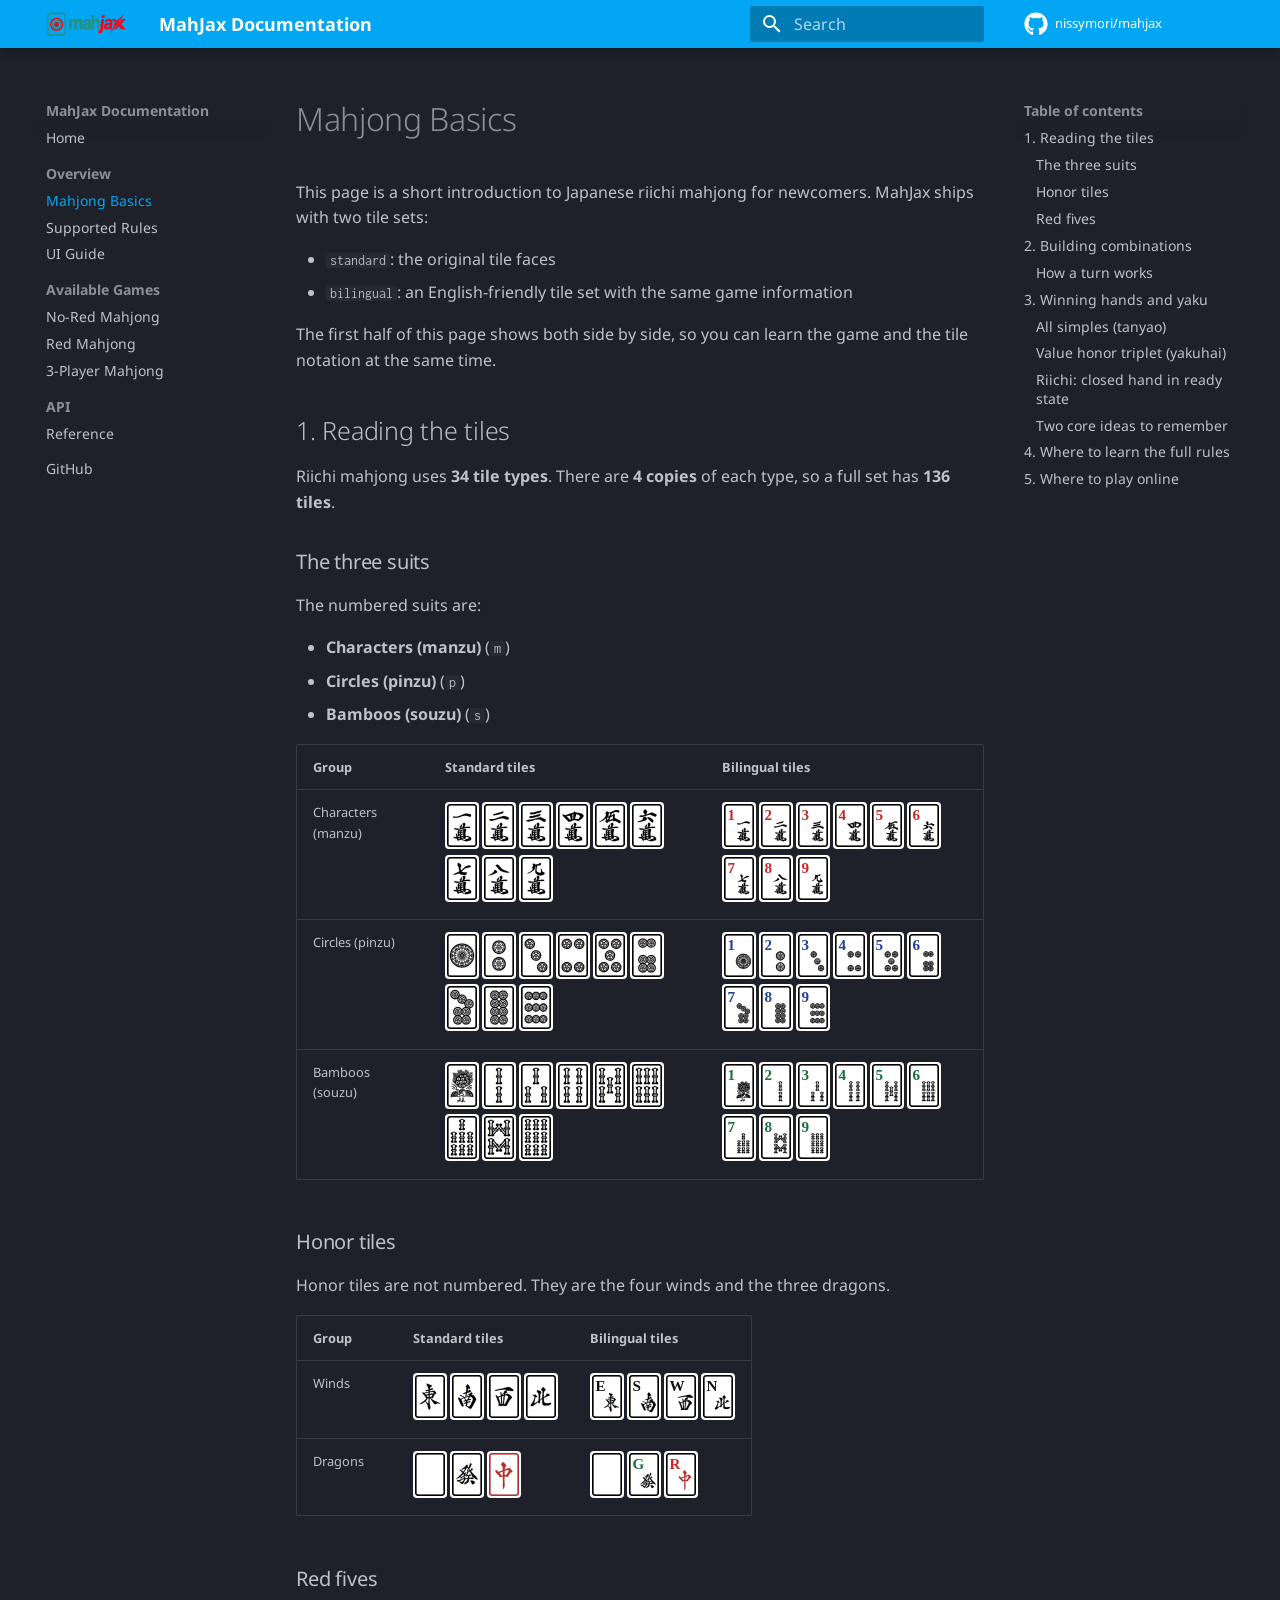
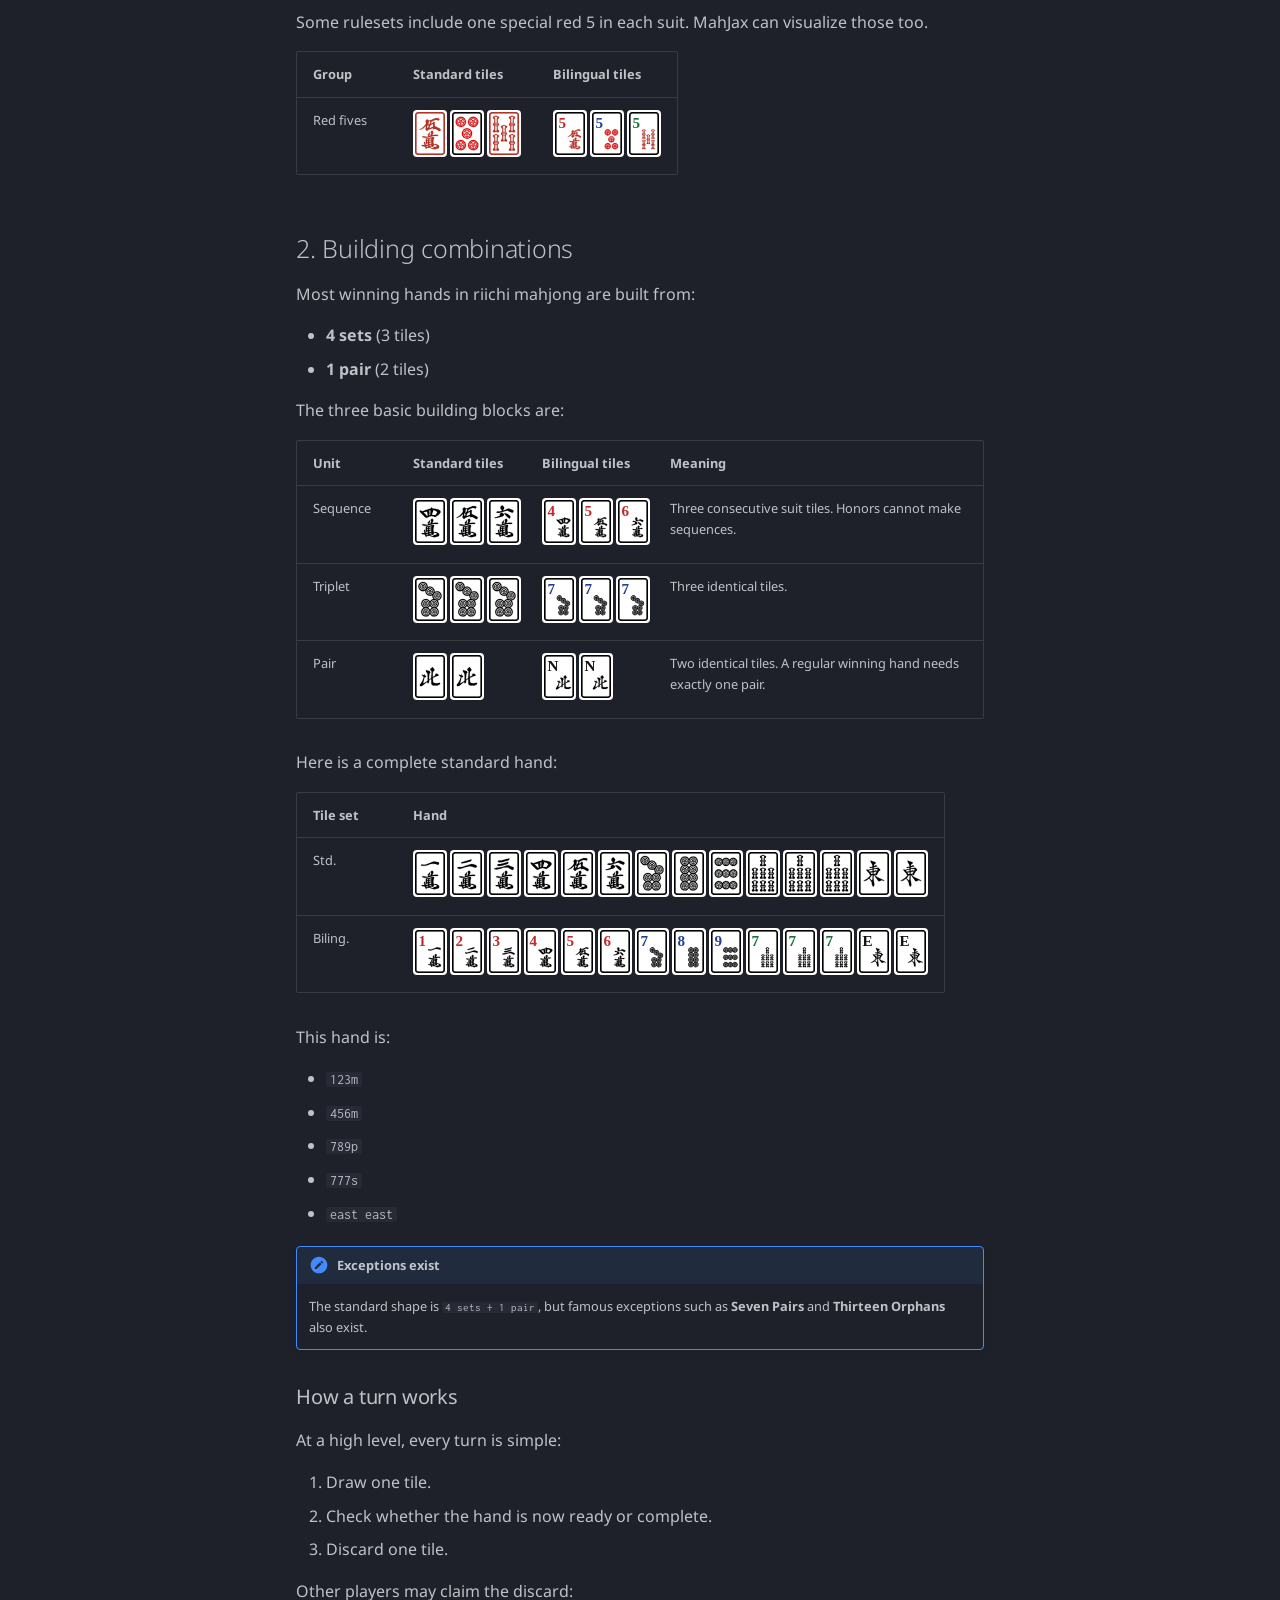
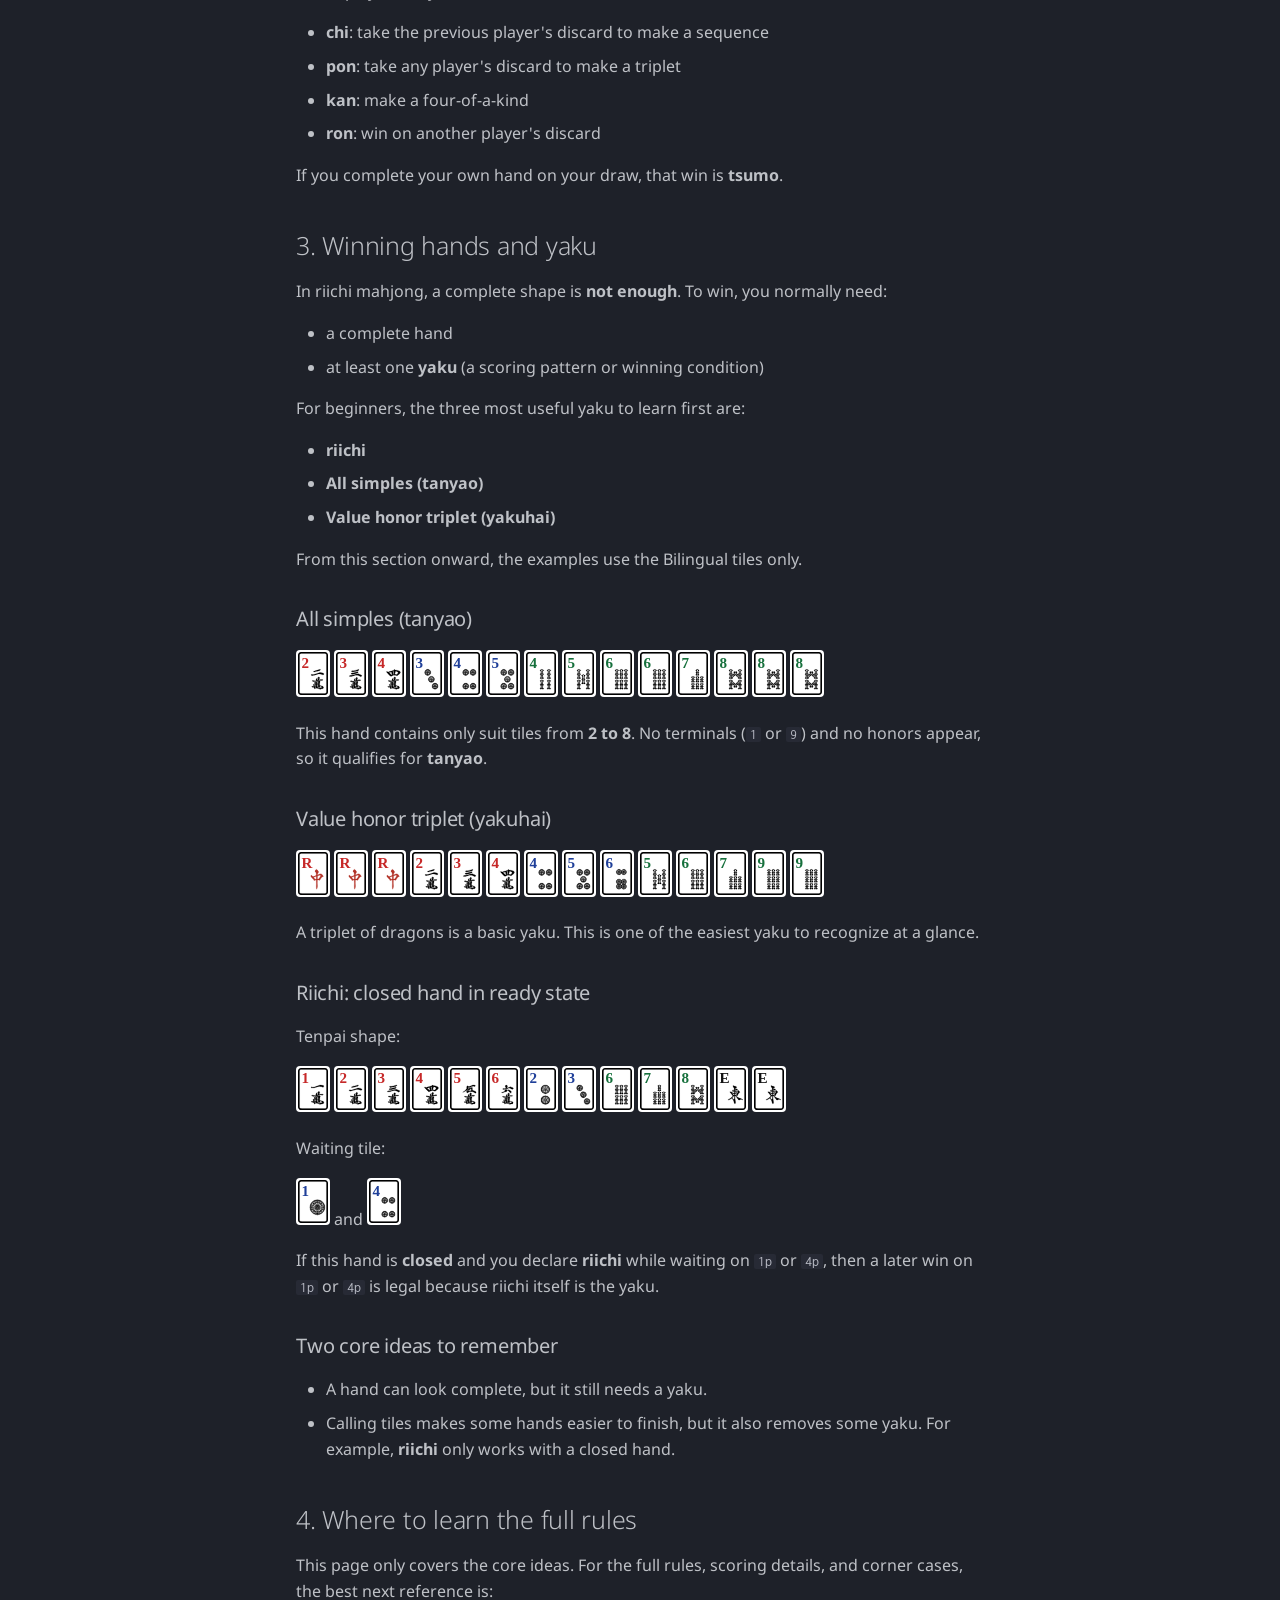
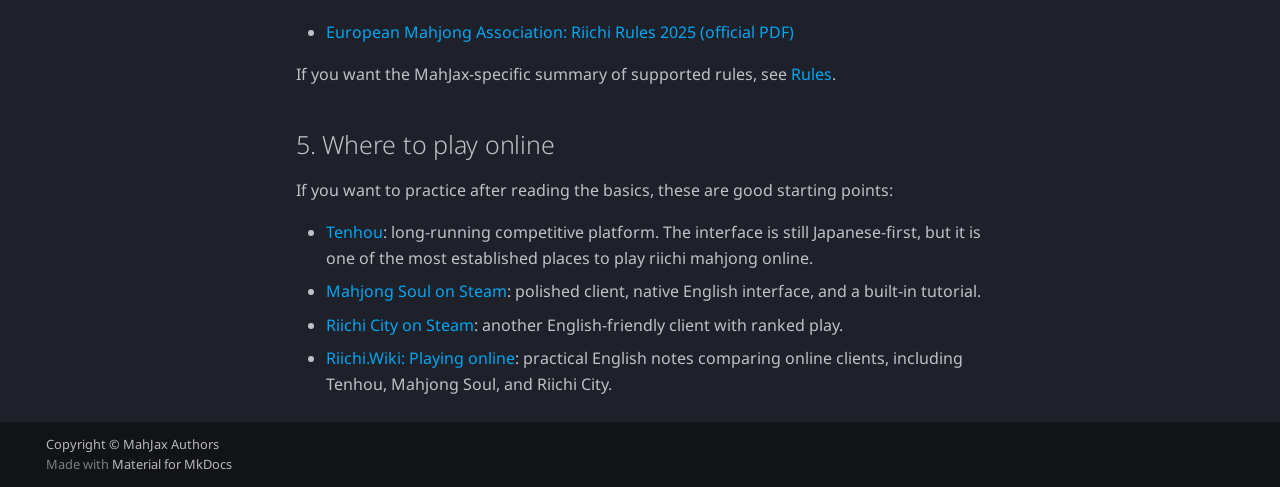
<file: mahjong-basics/index.html>
<!doctype html>
<html lang="en" class="no-js">
  <head>
    
      <meta charset="utf-8">
      <meta name="viewport" content="width=device-width,initial-scale=1">
      
        <meta name="description" content="GPU-accelerated Riichi Mahjong simulators for reinforcement learning">
      
      
        <meta name="author" content="Soichiro Nishimori">
      
      
        <link rel="canonical" href="https://nissymori.github.io/mahjax/mahjong-basics/">
      
      
        <link rel="prev" href="..">
      
      
        <link rel="next" href="../rule/">
      
      
        
      
      
      <link rel="icon" href="../assets/logo.svg">
      <meta name="generator" content="mkdocs-1.6.1, mkdocs-material-9.8.1">
    
    
      
        <title>Mahjong Basics - MahJax Documentation</title>
      
    
    
      <link rel="stylesheet" href="../assets/stylesheets/main.57a0d79d.min.css">
      
        
        <link rel="stylesheet" href="../assets/stylesheets/palette.fb2fffe2.min.css">
      
      


    
    
      
    
    
      
        
        
        <link rel="preconnect" href="https://fonts.gstatic.com" crossorigin>
        <link rel="stylesheet" href="https://fonts.googleapis.com/css?family=Noto+Sans:300,300i,400,400i,700,700i%7CInconsolata:400,400i,700,700i&display=fallback">
        <style>:root{--md-text-font:"Noto Sans";--md-code-font:"Inconsolata"}</style>
      
    
    
      <link rel="stylesheet" href="../assets/_mkdocstrings.css">
    
    <script>__md_scope=new URL("..",location),__md_hash=e=>[...e].reduce(((e,_)=>(e<<5)-e+_.charCodeAt(0)),0),__md_get=(e,_=localStorage,t=__md_scope)=>JSON.parse(_.getItem(t.pathname+"."+e)),__md_set=(e,_,t=localStorage,a=__md_scope)=>{try{t.setItem(a.pathname+"."+e,JSON.stringify(_))}catch(e){}}</script>
    
      

    
    
  </head>
  
  
    
    
    
    
    
    <body dir="ltr" data-md-color-scheme="slate" data-md-color-primary="light-blue" data-md-color-accent="cyan">
  
    
    <input class="md-toggle" data-md-toggle="drawer" type="checkbox" id="__drawer" autocomplete="off">
    <input class="md-toggle" data-md-toggle="search" type="checkbox" id="__search" autocomplete="off">
    <label class="md-overlay" for="__drawer"></label>
    <div data-md-component="skip">
      
        
        <a href="#mahjong-basics" class="md-skip">
          Skip to content
        </a>
      
    </div>
    <div data-md-component="announce">
      
    </div>
    
    
      

  

<header class="md-header md-header--shadow" data-md-component="header">
  <nav class="md-header__inner md-grid" aria-label="Header">
    <a href=".." title="MahJax Documentation" class="md-header__button md-logo" aria-label="MahJax Documentation" data-md-component="logo">
      
  <img src="../assets/logo.svg" alt="logo">

    </a>
    <label class="md-header__button md-icon" for="__drawer">
      
      <svg xmlns="http://www.w3.org/2000/svg" viewBox="0 0 24 24"><path d="M3 6h18v2H3zm0 5h18v2H3zm0 5h18v2H3z"/></svg>
    </label>
    <div class="md-header__title" data-md-component="header-title">
      <div class="md-header__ellipsis">
        <div class="md-header__topic">
          <span class="md-ellipsis">
            MahJax Documentation
          </span>
        </div>
        <div class="md-header__topic" data-md-component="header-topic">
          <span class="md-ellipsis">
            
              Mahjong Basics
            
          </span>
        </div>
      </div>
    </div>
    
      
    
    
    
    
      
      
        <label class="md-header__button md-icon" for="__search">
          
          <svg xmlns="http://www.w3.org/2000/svg" viewBox="0 0 24 24"><path d="M9.5 3A6.5 6.5 0 0 1 16 9.5c0 1.61-.59 3.09-1.56 4.23l.27.27h.79l5 5-1.5 1.5-5-5v-.79l-.27-.27A6.52 6.52 0 0 1 9.5 16 6.5 6.5 0 0 1 3 9.5 6.5 6.5 0 0 1 9.5 3m0 2C7 5 5 7 5 9.5S7 14 9.5 14 14 12 14 9.5 12 5 9.5 5"/></svg>
        </label>
        <div class="md-search" data-md-component="search" role="dialog">
  <label class="md-search__overlay" for="__search"></label>
  <div class="md-search__inner" role="search">
    <form class="md-search__form" name="search">
      <input type="text" class="md-search__input" name="query" aria-label="Search" placeholder="Search" autocapitalize="off" autocorrect="off" autocomplete="off" spellcheck="false" data-md-component="search-query" required>
      <label class="md-search__icon md-icon" for="__search">
        
        <svg xmlns="http://www.w3.org/2000/svg" viewBox="0 0 24 24"><path d="M9.5 3A6.5 6.5 0 0 1 16 9.5c0 1.61-.59 3.09-1.56 4.23l.27.27h.79l5 5-1.5 1.5-5-5v-.79l-.27-.27A6.52 6.52 0 0 1 9.5 16 6.5 6.5 0 0 1 3 9.5 6.5 6.5 0 0 1 9.5 3m0 2C7 5 5 7 5 9.5S7 14 9.5 14 14 12 14 9.5 12 5 9.5 5"/></svg>
        
        <svg xmlns="http://www.w3.org/2000/svg" viewBox="0 0 24 24"><path d="M20 11v2H8l5.5 5.5-1.42 1.42L4.16 12l7.92-7.92L13.5 5.5 8 11z"/></svg>
      </label>
      <nav class="md-search__options" aria-label="Search">
        
        <button type="reset" class="md-search__icon md-icon" title="Clear" aria-label="Clear" tabindex="-1">
          
          <svg xmlns="http://www.w3.org/2000/svg" viewBox="0 0 24 24"><path d="M19 6.41 17.59 5 12 10.59 6.41 5 5 6.41 10.59 12 5 17.59 6.41 19 12 13.41 17.59 19 19 17.59 13.41 12z"/></svg>
        </button>
      </nav>
      
    </form>
    <div class="md-search__output">
      <div class="md-search__scrollwrap" tabindex="0" data-md-scrollfix>
        <div class="md-search-result" data-md-component="search-result">
          <div class="md-search-result__meta">
            Initializing search
          </div>
          <ol class="md-search-result__list" role="presentation"></ol>
        </div>
      </div>
    </div>
  </div>
</div>
      
    
    
      <div class="md-header__source">
        <a href="https://github.com/nissymori/mahjax" title="Go to repository" class="md-source" data-md-component="source">
  <div class="md-source__icon md-icon">
    
    <svg xmlns="http://www.w3.org/2000/svg" viewBox="0 0 512 512"><!--! Font Awesome Free 7.1.0 by @fontawesome - https://fontawesome.com License - https://fontawesome.com/license/free (Icons: CC BY 4.0, Fonts: SIL OFL 1.1, Code: MIT License) Copyright 2025 Fonticons, Inc.--><path d="M173.9 397.4c0 2-2.3 3.6-5.2 3.6-3.3.3-5.6-1.3-5.6-3.6 0-2 2.3-3.6 5.2-3.6 3-.3 5.6 1.3 5.6 3.6m-31.1-4.5c-.7 2 1.3 4.3 4.3 4.9 2.6 1 5.6 0 6.2-2s-1.3-4.3-4.3-5.2c-2.6-.7-5.5.3-6.2 2.3m44.2-1.7c-2.9.7-4.9 2.6-4.6 4.9.3 2 2.9 3.3 5.9 2.6 2.9-.7 4.9-2.6 4.6-4.6-.3-1.9-3-3.2-5.9-2.9M252.8 8C114.1 8 8 113.3 8 252c0 110.9 69.8 205.8 169.5 239.2 12.8 2.3 17.3-5.6 17.3-12.1 0-6.2-.3-40.4-.3-61.4 0 0-70 15-84.7-29.8 0 0-11.4-29.1-27.8-36.6 0 0-22.9-15.7 1.6-15.4 0 0 24.9 2 38.6 25.8 21.9 38.6 58.6 27.5 72.9 20.9 2.3-16 8.8-27.1 16-33.7-55.9-6.2-112.3-14.3-112.3-110.5 0-27.5 7.6-41.3 23.6-58.9-2.6-6.5-11.1-33.3 2.6-67.9 20.9-6.5 69 27 69 27 20-5.6 41.5-8.5 62.8-8.5s42.8 2.9 62.8 8.5c0 0 48.1-33.6 69-27 13.7 34.7 5.2 61.4 2.6 67.9 16 17.7 25.8 31.5 25.8 58.9 0 96.5-58.9 104.2-114.8 110.5 9.2 7.9 17 22.9 17 46.4 0 33.7-.3 75.4-.3 83.6 0 6.5 4.6 14.4 17.3 12.1C436.2 457.8 504 362.9 504 252 504 113.3 391.5 8 252.8 8M105.2 352.9c-1.3 1-1 3.3.7 5.2 1.6 1.6 3.9 2.3 5.2 1 1.3-1 1-3.3-.7-5.2-1.6-1.6-3.9-2.3-5.2-1m-10.8-8.1c-.7 1.3.3 2.9 2.3 3.9 1.6 1 3.6.7 4.3-.7.7-1.3-.3-2.9-2.3-3.9-2-.6-3.6-.3-4.3.7m32.4 35.6c-1.6 1.3-1 4.3 1.3 6.2 2.3 2.3 5.2 2.6 6.5 1 1.3-1.3.7-4.3-1.3-6.2-2.2-2.3-5.2-2.6-6.5-1m-11.4-14.7c-1.6 1-1.6 3.6 0 5.9s4.3 3.3 5.6 2.3c1.6-1.3 1.6-3.9 0-6.2-1.4-2.3-4-3.3-5.6-2"/></svg>
  </div>
  <div class="md-source__repository">
    nissymori/mahjax
  </div>
</a>
      </div>
    
  </nav>
  
</header>
    
    <div class="md-container" data-md-component="container">
      
      
        
          
        
      
      <main class="md-main" data-md-component="main">
        <div class="md-main__inner md-grid">
          
            
              
              <div class="md-sidebar md-sidebar--primary" data-md-component="sidebar" data-md-type="navigation" >
                <div class="md-sidebar__scrollwrap">
                  <div class="md-sidebar__inner">
                    



<nav class="md-nav md-nav--primary" aria-label="Navigation" data-md-level="0">
  <label class="md-nav__title" for="__drawer">
    <a href=".." title="MahJax Documentation" class="md-nav__button md-logo" aria-label="MahJax Documentation" data-md-component="logo">
      
  <img src="../assets/logo.svg" alt="logo">

    </a>
    MahJax Documentation
  </label>
  
    <div class="md-nav__source">
      <a href="https://github.com/nissymori/mahjax" title="Go to repository" class="md-source" data-md-component="source">
  <div class="md-source__icon md-icon">
    
    <svg xmlns="http://www.w3.org/2000/svg" viewBox="0 0 512 512"><!--! Font Awesome Free 7.1.0 by @fontawesome - https://fontawesome.com License - https://fontawesome.com/license/free (Icons: CC BY 4.0, Fonts: SIL OFL 1.1, Code: MIT License) Copyright 2025 Fonticons, Inc.--><path d="M173.9 397.4c0 2-2.3 3.6-5.2 3.6-3.3.3-5.6-1.3-5.6-3.6 0-2 2.3-3.6 5.2-3.6 3-.3 5.6 1.3 5.6 3.6m-31.1-4.5c-.7 2 1.3 4.3 4.3 4.9 2.6 1 5.6 0 6.2-2s-1.3-4.3-4.3-5.2c-2.6-.7-5.5.3-6.2 2.3m44.2-1.7c-2.9.7-4.9 2.6-4.6 4.9.3 2 2.9 3.3 5.9 2.6 2.9-.7 4.9-2.6 4.6-4.6-.3-1.9-3-3.2-5.9-2.9M252.8 8C114.1 8 8 113.3 8 252c0 110.9 69.8 205.8 169.5 239.2 12.8 2.3 17.3-5.6 17.3-12.1 0-6.2-.3-40.4-.3-61.4 0 0-70 15-84.7-29.8 0 0-11.4-29.1-27.8-36.6 0 0-22.9-15.7 1.6-15.4 0 0 24.9 2 38.6 25.8 21.9 38.6 58.6 27.5 72.9 20.9 2.3-16 8.8-27.1 16-33.7-55.9-6.2-112.3-14.3-112.3-110.5 0-27.5 7.6-41.3 23.6-58.9-2.6-6.5-11.1-33.3 2.6-67.9 20.9-6.5 69 27 69 27 20-5.6 41.5-8.5 62.8-8.5s42.8 2.9 62.8 8.5c0 0 48.1-33.6 69-27 13.7 34.7 5.2 61.4 2.6 67.9 16 17.7 25.8 31.5 25.8 58.9 0 96.5-58.9 104.2-114.8 110.5 9.2 7.9 17 22.9 17 46.4 0 33.7-.3 75.4-.3 83.6 0 6.5 4.6 14.4 17.3 12.1C436.2 457.8 504 362.9 504 252 504 113.3 391.5 8 252.8 8M105.2 352.9c-1.3 1-1 3.3.7 5.2 1.6 1.6 3.9 2.3 5.2 1 1.3-1 1-3.3-.7-5.2-1.6-1.6-3.9-2.3-5.2-1m-10.8-8.1c-.7 1.3.3 2.9 2.3 3.9 1.6 1 3.6.7 4.3-.7.7-1.3-.3-2.9-2.3-3.9-2-.6-3.6-.3-4.3.7m32.4 35.6c-1.6 1.3-1 4.3 1.3 6.2 2.3 2.3 5.2 2.6 6.5 1 1.3-1.3.7-4.3-1.3-6.2-2.2-2.3-5.2-2.6-6.5-1m-11.4-14.7c-1.6 1-1.6 3.6 0 5.9s4.3 3.3 5.6 2.3c1.6-1.3 1.6-3.9 0-6.2-1.4-2.3-4-3.3-5.6-2"/></svg>
  </div>
  <div class="md-source__repository">
    nissymori/mahjax
  </div>
</a>
    </div>
  
  <ul class="md-nav__list" data-md-scrollfix>
    
      
      
  
  
  
  
    <li class="md-nav__item">
      <a href=".." class="md-nav__link">
        
  
  
  <span class="md-ellipsis">
    
  
    Home
  

    
  </span>
  
  

      </a>
    </li>
  

    
      
      
  
  
    
  
  
  
    
    
    
    
      
        
        
      
    
    
    <li class="md-nav__item md-nav__item--active md-nav__item--section md-nav__item--nested">
      
        
        
        <input class="md-nav__toggle md-toggle " type="checkbox" id="__nav_2" checked>
        
          
          <label class="md-nav__link" for="__nav_2" id="__nav_2_label" tabindex="">
            
  
  
  <span class="md-ellipsis">
    
  
    Overview
  

    
  </span>
  
  

            <span class="md-nav__icon md-icon"></span>
          </label>
        
        <nav class="md-nav" data-md-level="1" aria-labelledby="__nav_2_label" aria-expanded="true">
          <label class="md-nav__title" for="__nav_2">
            <span class="md-nav__icon md-icon"></span>
            
  
    Overview
  

          </label>
          <ul class="md-nav__list" data-md-scrollfix>
            
              
                
  
  
    
  
  
  
    <li class="md-nav__item md-nav__item--active">
      
      <input class="md-nav__toggle md-toggle" type="checkbox" id="__toc">
      
      
        
      
      
        <label class="md-nav__link md-nav__link--active" for="__toc">
          
  
  
  <span class="md-ellipsis">
    
  
    Mahjong Basics
  

    
  </span>
  
  

          <span class="md-nav__icon md-icon"></span>
        </label>
      
      <a href="./" class="md-nav__link md-nav__link--active">
        
  
  
  <span class="md-ellipsis">
    
  
    Mahjong Basics
  

    
  </span>
  
  

      </a>
      
        

<nav class="md-nav md-nav--secondary" aria-label="Table of contents">
  
  
  
    
  
  
    <label class="md-nav__title" for="__toc">
      <span class="md-nav__icon md-icon"></span>
      Table of contents
    </label>
    <ul class="md-nav__list" data-md-component="toc" data-md-scrollfix>
      
        <li class="md-nav__item">
  <a href="#1-reading-the-tiles" class="md-nav__link">
    <span class="md-ellipsis">
      
        1. Reading the tiles
      
    </span>
  </a>
  
    <nav class="md-nav" aria-label="1. Reading the tiles">
      <ul class="md-nav__list">
        
          <li class="md-nav__item">
  <a href="#the-three-suits" class="md-nav__link">
    <span class="md-ellipsis">
      
        The three suits
      
    </span>
  </a>
  
</li>
        
          <li class="md-nav__item">
  <a href="#honor-tiles" class="md-nav__link">
    <span class="md-ellipsis">
      
        Honor tiles
      
    </span>
  </a>
  
</li>
        
          <li class="md-nav__item">
  <a href="#red-fives" class="md-nav__link">
    <span class="md-ellipsis">
      
        Red fives
      
    </span>
  </a>
  
</li>
        
      </ul>
    </nav>
  
</li>
      
        <li class="md-nav__item">
  <a href="#2-building-combinations" class="md-nav__link">
    <span class="md-ellipsis">
      
        2. Building combinations
      
    </span>
  </a>
  
    <nav class="md-nav" aria-label="2. Building combinations">
      <ul class="md-nav__list">
        
          <li class="md-nav__item">
  <a href="#how-a-turn-works" class="md-nav__link">
    <span class="md-ellipsis">
      
        How a turn works
      
    </span>
  </a>
  
</li>
        
      </ul>
    </nav>
  
</li>
      
        <li class="md-nav__item">
  <a href="#3-winning-hands-and-yaku" class="md-nav__link">
    <span class="md-ellipsis">
      
        3. Winning hands and yaku
      
    </span>
  </a>
  
    <nav class="md-nav" aria-label="3. Winning hands and yaku">
      <ul class="md-nav__list">
        
          <li class="md-nav__item">
  <a href="#all-simples-tanyao" class="md-nav__link">
    <span class="md-ellipsis">
      
        All simples (tanyao)
      
    </span>
  </a>
  
</li>
        
          <li class="md-nav__item">
  <a href="#value-honor-triplet-yakuhai" class="md-nav__link">
    <span class="md-ellipsis">
      
        Value honor triplet (yakuhai)
      
    </span>
  </a>
  
</li>
        
          <li class="md-nav__item">
  <a href="#riichi-closed-hand-in-ready-state" class="md-nav__link">
    <span class="md-ellipsis">
      
        Riichi: closed hand in ready state
      
    </span>
  </a>
  
</li>
        
          <li class="md-nav__item">
  <a href="#two-core-ideas-to-remember" class="md-nav__link">
    <span class="md-ellipsis">
      
        Two core ideas to remember
      
    </span>
  </a>
  
</li>
        
      </ul>
    </nav>
  
</li>
      
        <li class="md-nav__item">
  <a href="#4-where-to-learn-the-full-rules" class="md-nav__link">
    <span class="md-ellipsis">
      
        4. Where to learn the full rules
      
    </span>
  </a>
  
</li>
      
        <li class="md-nav__item">
  <a href="#5-where-to-play-online" class="md-nav__link">
    <span class="md-ellipsis">
      
        5. Where to play online
      
    </span>
  </a>
  
</li>
      
    </ul>
  
</nav>
      
    </li>
  

              
            
              
                
  
  
  
  
    <li class="md-nav__item">
      <a href="../rule/" class="md-nav__link">
        
  
  
  <span class="md-ellipsis">
    
  
    Supported Rules
  

    
  </span>
  
  

      </a>
    </li>
  

              
            
              
                
  
  
  
  
    <li class="md-nav__item">
      <a href="../ui/" class="md-nav__link">
        
  
  
  <span class="md-ellipsis">
    
  
    UI Guide
  

    
  </span>
  
  

      </a>
    </li>
  

              
            
          </ul>
        </nav>
      
    </li>
  

    
      
      
  
  
  
  
    
    
    
    
      
        
        
      
    
    
    <li class="md-nav__item md-nav__item--section md-nav__item--nested">
      
        
        
        <input class="md-nav__toggle md-toggle " type="checkbox" id="__nav_3" >
        
          
          <label class="md-nav__link" for="__nav_3" id="__nav_3_label" tabindex="">
            
  
  
  <span class="md-ellipsis">
    
  
    Available Games
  

    
  </span>
  
  

            <span class="md-nav__icon md-icon"></span>
          </label>
        
        <nav class="md-nav" data-md-level="1" aria-labelledby="__nav_3_label" aria-expanded="false">
          <label class="md-nav__title" for="__nav_3">
            <span class="md-nav__icon md-icon"></span>
            
  
    Available Games
  

          </label>
          <ul class="md-nav__list" data-md-scrollfix>
            
              
                
  
  
  
  
    <li class="md-nav__item">
      <a href="../no_red_mahjong/" class="md-nav__link">
        
  
  
  <span class="md-ellipsis">
    
  
    No-Red Mahjong
  

    
  </span>
  
  

      </a>
    </li>
  

              
            
              
                
  
  
  
  
    <li class="md-nav__item">
      <a href="../red_mahjong/" class="md-nav__link">
        
  
  
  <span class="md-ellipsis">
    
  
    Red Mahjong
  

    
  </span>
  
  

      </a>
    </li>
  

              
            
              
                
  
  
  
  
    <li class="md-nav__item">
      <a href="../mahjong_3p/" class="md-nav__link">
        
  
  
  <span class="md-ellipsis">
    
  
    3-Player Mahjong
  

    
  </span>
  
  

      </a>
    </li>
  

              
            
          </ul>
        </nav>
      
    </li>
  

    
      
      
  
  
  
  
    
    
    
    
      
        
        
      
    
    
    <li class="md-nav__item md-nav__item--section md-nav__item--nested">
      
        
        
        <input class="md-nav__toggle md-toggle " type="checkbox" id="__nav_4" >
        
          
          <label class="md-nav__link" for="__nav_4" id="__nav_4_label" tabindex="">
            
  
  
  <span class="md-ellipsis">
    
  
    API
  

    
  </span>
  
  

            <span class="md-nav__icon md-icon"></span>
          </label>
        
        <nav class="md-nav" data-md-level="1" aria-labelledby="__nav_4_label" aria-expanded="false">
          <label class="md-nav__title" for="__nav_4">
            <span class="md-nav__icon md-icon"></span>
            
  
    API
  

          </label>
          <ul class="md-nav__list" data-md-scrollfix>
            
              
                
  
  
  
  
    <li class="md-nav__item">
      <a href="../api/" class="md-nav__link">
        
  
  
  <span class="md-ellipsis">
    
  
    Reference
  

    
  </span>
  
  

      </a>
    </li>
  

              
            
          </ul>
        </nav>
      
    </li>
  

    
      
      
  
  
  
  
    <li class="md-nav__item">
      <a href="https://github.com/nissymori/mahjax" class="md-nav__link">
        
  
  
  <span class="md-ellipsis">
    
  
    GitHub
  

    
  </span>
  
  

      </a>
    </li>
  

    
  </ul>
</nav>
                  </div>
                </div>
              </div>
            
            
              
              <div class="md-sidebar md-sidebar--secondary" data-md-component="sidebar" data-md-type="toc" >
                <div class="md-sidebar__scrollwrap">
                  <div class="md-sidebar__inner">
                    

<nav class="md-nav md-nav--secondary" aria-label="Table of contents">
  
  
  
    
  
  
    <label class="md-nav__title" for="__toc">
      <span class="md-nav__icon md-icon"></span>
      Table of contents
    </label>
    <ul class="md-nav__list" data-md-component="toc" data-md-scrollfix>
      
        <li class="md-nav__item">
  <a href="#1-reading-the-tiles" class="md-nav__link">
    <span class="md-ellipsis">
      
        1. Reading the tiles
      
    </span>
  </a>
  
    <nav class="md-nav" aria-label="1. Reading the tiles">
      <ul class="md-nav__list">
        
          <li class="md-nav__item">
  <a href="#the-three-suits" class="md-nav__link">
    <span class="md-ellipsis">
      
        The three suits
      
    </span>
  </a>
  
</li>
        
          <li class="md-nav__item">
  <a href="#honor-tiles" class="md-nav__link">
    <span class="md-ellipsis">
      
        Honor tiles
      
    </span>
  </a>
  
</li>
        
          <li class="md-nav__item">
  <a href="#red-fives" class="md-nav__link">
    <span class="md-ellipsis">
      
        Red fives
      
    </span>
  </a>
  
</li>
        
      </ul>
    </nav>
  
</li>
      
        <li class="md-nav__item">
  <a href="#2-building-combinations" class="md-nav__link">
    <span class="md-ellipsis">
      
        2. Building combinations
      
    </span>
  </a>
  
    <nav class="md-nav" aria-label="2. Building combinations">
      <ul class="md-nav__list">
        
          <li class="md-nav__item">
  <a href="#how-a-turn-works" class="md-nav__link">
    <span class="md-ellipsis">
      
        How a turn works
      
    </span>
  </a>
  
</li>
        
      </ul>
    </nav>
  
</li>
      
        <li class="md-nav__item">
  <a href="#3-winning-hands-and-yaku" class="md-nav__link">
    <span class="md-ellipsis">
      
        3. Winning hands and yaku
      
    </span>
  </a>
  
    <nav class="md-nav" aria-label="3. Winning hands and yaku">
      <ul class="md-nav__list">
        
          <li class="md-nav__item">
  <a href="#all-simples-tanyao" class="md-nav__link">
    <span class="md-ellipsis">
      
        All simples (tanyao)
      
    </span>
  </a>
  
</li>
        
          <li class="md-nav__item">
  <a href="#value-honor-triplet-yakuhai" class="md-nav__link">
    <span class="md-ellipsis">
      
        Value honor triplet (yakuhai)
      
    </span>
  </a>
  
</li>
        
          <li class="md-nav__item">
  <a href="#riichi-closed-hand-in-ready-state" class="md-nav__link">
    <span class="md-ellipsis">
      
        Riichi: closed hand in ready state
      
    </span>
  </a>
  
</li>
        
          <li class="md-nav__item">
  <a href="#two-core-ideas-to-remember" class="md-nav__link">
    <span class="md-ellipsis">
      
        Two core ideas to remember
      
    </span>
  </a>
  
</li>
        
      </ul>
    </nav>
  
</li>
      
        <li class="md-nav__item">
  <a href="#4-where-to-learn-the-full-rules" class="md-nav__link">
    <span class="md-ellipsis">
      
        4. Where to learn the full rules
      
    </span>
  </a>
  
</li>
      
        <li class="md-nav__item">
  <a href="#5-where-to-play-online" class="md-nav__link">
    <span class="md-ellipsis">
      
        5. Where to play online
      
    </span>
  </a>
  
</li>
      
    </ul>
  
</nav>
                  </div>
                </div>
              </div>
            
          
          
            <div class="md-content" data-md-component="content">
              
              <article class="md-content__inner md-typeset">
                
                  


  
  


<h1 id="mahjong-basics">Mahjong Basics</h1>
<p>This page is a short introduction to Japanese riichi mahjong for newcomers.
MahJax ships with two tile sets:</p>
<ul>
<li><code>standard</code>: the original tile faces</li>
<li><code>bilingual</code>: an English-friendly tile set with the same game information</li>
</ul>
<p>The first half of this page shows both side by side, so you can learn the game and the tile notation at the same time.</p>
<style>
img[src*="assets/tiles/"] {
  background: #fff;
  border-radius: 4px;
  padding: 2px;
}
</style>

<h2 id="1-reading-the-tiles">1. Reading the tiles</h2>
<p>Riichi mahjong uses <strong>34 tile types</strong>.
There are <strong>4 copies</strong> of each type, so a full set has <strong>136 tiles</strong>.</p>
<h3 id="the-three-suits">The three suits</h3>
<p>The numbered suits are:</p>
<ul>
<li><strong>Characters (manzu)</strong> (<code>m</code>)</li>
<li><strong>Circles (pinzu)</strong> (<code>p</code>)</li>
<li><strong>Bamboos (souzu)</strong> (<code>s</code>)</li>
</ul>
<table>
<thead>
<tr>
<th>Group</th>
<th>Standard tiles</th>
<th>Bilingual tiles</th>
</tr>
</thead>
<tbody>
<tr>
<td>Characters (manzu)</td>
<td><img alt="1m" src="../assets/tiles/ja/1m.svg" width="34" /> <img alt="2m" src="../assets/tiles/ja/2m.svg" width="34" /> <img alt="3m" src="../assets/tiles/ja/3m.svg" width="34" /> <img alt="4m" src="../assets/tiles/ja/4m.svg" width="34" /> <img alt="5m" src="../assets/tiles/ja/5m.svg" width="34" /> <img alt="6m" src="../assets/tiles/ja/6m.svg" width="34" /> <img alt="7m" src="../assets/tiles/ja/7m.svg" width="34" /> <img alt="8m" src="../assets/tiles/ja/8m.svg" width="34" /> <img alt="9m" src="../assets/tiles/ja/9m.svg" width="34" /></td>
<td><img alt="1m" src="../assets/tiles/en/1m.svg" width="34" /> <img alt="2m" src="../assets/tiles/en/2m.svg" width="34" /> <img alt="3m" src="../assets/tiles/en/3m.svg" width="34" /> <img alt="4m" src="../assets/tiles/en/4m.svg" width="34" /> <img alt="5m" src="../assets/tiles/en/5m.svg" width="34" /> <img alt="6m" src="../assets/tiles/en/6m.svg" width="34" /> <img alt="7m" src="../assets/tiles/en/7m.svg" width="34" /> <img alt="8m" src="../assets/tiles/en/8m.svg" width="34" /> <img alt="9m" src="../assets/tiles/en/9m.svg" width="34" /></td>
</tr>
<tr>
<td>Circles (pinzu)</td>
<td><img alt="1p" src="../assets/tiles/ja/1p.svg" width="34" /> <img alt="2p" src="../assets/tiles/ja/2p.svg" width="34" /> <img alt="3p" src="../assets/tiles/ja/3p.svg" width="34" /> <img alt="4p" src="../assets/tiles/ja/4p.svg" width="34" /> <img alt="5p" src="../assets/tiles/ja/5p.svg" width="34" /> <img alt="6p" src="../assets/tiles/ja/6p.svg" width="34" /> <img alt="7p" src="../assets/tiles/ja/7p.svg" width="34" /> <img alt="8p" src="../assets/tiles/ja/8p.svg" width="34" /> <img alt="9p" src="../assets/tiles/ja/9p.svg" width="34" /></td>
<td><img alt="1p" src="../assets/tiles/en/1p.svg" width="34" /> <img alt="2p" src="../assets/tiles/en/2p.svg" width="34" /> <img alt="3p" src="../assets/tiles/en/3p.svg" width="34" /> <img alt="4p" src="../assets/tiles/en/4p.svg" width="34" /> <img alt="5p" src="../assets/tiles/en/5p.svg" width="34" /> <img alt="6p" src="../assets/tiles/en/6p.svg" width="34" /> <img alt="7p" src="../assets/tiles/en/7p.svg" width="34" /> <img alt="8p" src="../assets/tiles/en/8p.svg" width="34" /> <img alt="9p" src="../assets/tiles/en/9p.svg" width="34" /></td>
</tr>
<tr>
<td>Bamboos (souzu)</td>
<td><img alt="1s" src="../assets/tiles/ja/1s.svg" width="34" /> <img alt="2s" src="../assets/tiles/ja/2s.svg" width="34" /> <img alt="3s" src="../assets/tiles/ja/3s.svg" width="34" /> <img alt="4s" src="../assets/tiles/ja/4s.svg" width="34" /> <img alt="5s" src="../assets/tiles/ja/5s.svg" width="34" /> <img alt="6s" src="../assets/tiles/ja/6s.svg" width="34" /> <img alt="7s" src="../assets/tiles/ja/7s.svg" width="34" /> <img alt="8s" src="../assets/tiles/ja/8s.svg" width="34" /> <img alt="9s" src="../assets/tiles/ja/9s.svg" width="34" /></td>
<td><img alt="1s" src="../assets/tiles/en/1s.svg" width="34" /> <img alt="2s" src="../assets/tiles/en/2s.svg" width="34" /> <img alt="3s" src="../assets/tiles/en/3s.svg" width="34" /> <img alt="4s" src="../assets/tiles/en/4s.svg" width="34" /> <img alt="5s" src="../assets/tiles/en/5s.svg" width="34" /> <img alt="6s" src="../assets/tiles/en/6s.svg" width="34" /> <img alt="7s" src="../assets/tiles/en/7s.svg" width="34" /> <img alt="8s" src="../assets/tiles/en/8s.svg" width="34" /> <img alt="9s" src="../assets/tiles/en/9s.svg" width="34" /></td>
</tr>
</tbody>
</table>
<h3 id="honor-tiles">Honor tiles</h3>
<p>Honor tiles are not numbered.
They are the four winds and the three dragons.</p>
<table>
<thead>
<tr>
<th>Group</th>
<th>Standard tiles</th>
<th>Bilingual tiles</th>
</tr>
</thead>
<tbody>
<tr>
<td>Winds</td>
<td><img alt="east" src="../assets/tiles/ja/east.svg" width="34" /> <img alt="south" src="../assets/tiles/ja/south.svg" width="34" /> <img alt="west" src="../assets/tiles/ja/west.svg" width="34" /> <img alt="north" src="../assets/tiles/ja/north.svg" width="34" /></td>
<td><img alt="east" src="../assets/tiles/en/east.svg" width="34" /> <img alt="south" src="../assets/tiles/en/south.svg" width="34" /> <img alt="west" src="../assets/tiles/en/west.svg" width="34" /> <img alt="north" src="../assets/tiles/en/north.svg" width="34" /></td>
</tr>
<tr>
<td>Dragons</td>
<td><img alt="white" src="../assets/tiles/ja/white.svg" width="34" /> <img alt="green" src="../assets/tiles/ja/gd.svg" width="34" /> <img alt="red" src="../assets/tiles/ja/rd.svg" width="34" /></td>
<td><img alt="white" src="../assets/tiles/en/white.svg" width="34" /> <img alt="green" src="../assets/tiles/en/gd.svg" width="34" /> <img alt="red" src="../assets/tiles/en/rd.svg" width="34" /></td>
</tr>
</tbody>
</table>
<h3 id="red-fives">Red fives</h3>
<p>Some rulesets include one special red 5 in each suit.
MahJax can visualize those too.</p>
<table>
<thead>
<tr>
<th>Group</th>
<th>Standard tiles</th>
<th>Bilingual tiles</th>
</tr>
</thead>
<tbody>
<tr>
<td>Red fives</td>
<td><img alt="5mr" src="../assets/tiles/ja/5mr.svg" width="34" /> <img alt="5pr" src="../assets/tiles/ja/5pr.svg" width="34" /> <img alt="5sr" src="../assets/tiles/ja/5sr.svg" width="34" /></td>
<td><img alt="5mr" src="../assets/tiles/en/5mr.svg" width="34" /> <img alt="5pr" src="../assets/tiles/en/5pr.svg" width="34" /> <img alt="5sr" src="../assets/tiles/en/5sr.svg" width="34" /></td>
</tr>
</tbody>
</table>
<h2 id="2-building-combinations">2. Building combinations</h2>
<p>Most winning hands in riichi mahjong are built from:</p>
<ul>
<li><strong>4 sets</strong> (3 tiles)</li>
<li><strong>1 pair</strong> (2 tiles)</li>
</ul>
<p>The three basic building blocks are:</p>
<table>
<thead>
<tr>
<th>Unit</th>
<th>Standard tiles</th>
<th>Bilingual tiles</th>
<th>Meaning</th>
</tr>
</thead>
<tbody>
<tr>
<td>Sequence</td>
<td><nobr><img alt="4m" src="../assets/tiles/ja/4m.svg" width="34" /> <img alt="5m" src="../assets/tiles/ja/5m.svg" width="34" /> <img alt="6m" src="../assets/tiles/ja/6m.svg" width="34" /></nobr></td>
<td><nobr><img alt="4m" src="../assets/tiles/en/4m.svg" width="34" /> <img alt="5m" src="../assets/tiles/en/5m.svg" width="34" /> <img alt="6m" src="../assets/tiles/en/6m.svg" width="34" /></nobr></td>
<td>Three consecutive suit tiles. Honors cannot make sequences.</td>
</tr>
<tr>
<td>Triplet</td>
<td><nobr><img alt="7p" src="../assets/tiles/ja/7p.svg" width="34" /> <img alt="7p" src="../assets/tiles/ja/7p.svg" width="34" /> <img alt="7p" src="../assets/tiles/ja/7p.svg" width="34" /></nobr></td>
<td><nobr><img alt="7p" src="../assets/tiles/en/7p.svg" width="34" /> <img alt="7p" src="../assets/tiles/en/7p.svg" width="34" /> <img alt="7p" src="../assets/tiles/en/7p.svg" width="34" /></nobr></td>
<td>Three identical tiles.</td>
</tr>
<tr>
<td>Pair</td>
<td><nobr><img alt="north" src="../assets/tiles/ja/north.svg" width="34" /> <img alt="north" src="../assets/tiles/ja/north.svg" width="34" /></nobr></td>
<td><nobr><img alt="north" src="../assets/tiles/en/north.svg" width="34" /> <img alt="north" src="../assets/tiles/en/north.svg" width="34" /></nobr></td>
<td>Two identical tiles. A regular winning hand needs exactly one pair.</td>
</tr>
</tbody>
</table>
<p>Here is a complete standard hand:</p>
<table>
<thead>
<tr>
<th>Tile set</th>
<th>Hand</th>
</tr>
</thead>
<tbody>
<tr>
<td>Std.</td>
<td><nobr><img alt="1m" src="../assets/tiles/ja/1m.svg" width="34" /> <img alt="2m" src="../assets/tiles/ja/2m.svg" width="34" /> <img alt="3m" src="../assets/tiles/ja/3m.svg" width="34" /> <img alt="4m" src="../assets/tiles/ja/4m.svg" width="34" /> <img alt="5m" src="../assets/tiles/ja/5m.svg" width="34" /> <img alt="6m" src="../assets/tiles/ja/6m.svg" width="34" /> <img alt="7p" src="../assets/tiles/ja/7p.svg" width="34" /> <img alt="8p" src="../assets/tiles/ja/8p.svg" width="34" /> <img alt="9p" src="../assets/tiles/ja/9p.svg" width="34" /> <img alt="7s" src="../assets/tiles/ja/7s.svg" width="34" /> <img alt="7s" src="../assets/tiles/ja/7s.svg" width="34" /> <img alt="7s" src="../assets/tiles/ja/7s.svg" width="34" /> <img alt="east" src="../assets/tiles/ja/east.svg" width="34" /> <img alt="east" src="../assets/tiles/ja/east.svg" width="34" /></nobr></td>
</tr>
<tr>
<td>Biling.</td>
<td><nobr><img alt="1m" src="../assets/tiles/en/1m.svg" width="34" /> <img alt="2m" src="../assets/tiles/en/2m.svg" width="34" /> <img alt="3m" src="../assets/tiles/en/3m.svg" width="34" /> <img alt="4m" src="../assets/tiles/en/4m.svg" width="34" /> <img alt="5m" src="../assets/tiles/en/5m.svg" width="34" /> <img alt="6m" src="../assets/tiles/en/6m.svg" width="34" /> <img alt="7p" src="../assets/tiles/en/7p.svg" width="34" /> <img alt="8p" src="../assets/tiles/en/8p.svg" width="34" /> <img alt="9p" src="../assets/tiles/en/9p.svg" width="34" /> <img alt="7s" src="../assets/tiles/en/7s.svg" width="34" /> <img alt="7s" src="../assets/tiles/en/7s.svg" width="34" /> <img alt="7s" src="../assets/tiles/en/7s.svg" width="34" /> <img alt="east" src="../assets/tiles/en/east.svg" width="34" /> <img alt="east" src="../assets/tiles/en/east.svg" width="34" /></nobr></td>
</tr>
</tbody>
</table>
<p>This hand is:</p>
<ul>
<li><code>123m</code></li>
<li><code>456m</code></li>
<li><code>789p</code></li>
<li><code>777s</code></li>
<li><code>east east</code></li>
</ul>
<div class="admonition note">
<p class="admonition-title">Exceptions exist</p>
<p>The standard shape is <code>4 sets + 1 pair</code>, but famous exceptions such as <strong>Seven Pairs</strong> and <strong>Thirteen Orphans</strong> also exist.</p>
</div>
<h3 id="how-a-turn-works">How a turn works</h3>
<p>At a high level, every turn is simple:</p>
<ol>
<li>Draw one tile.</li>
<li>Check whether the hand is now ready or complete.</li>
<li>Discard one tile.</li>
</ol>
<p>Other players may claim the discard:</p>
<ul>
<li><strong>chi</strong>: take the previous player's discard to make a sequence</li>
<li><strong>pon</strong>: take any player's discard to make a triplet</li>
<li><strong>kan</strong>: make a four-of-a-kind</li>
<li><strong>ron</strong>: win on another player's discard</li>
</ul>
<p>If you complete your own hand on your draw, that win is <strong>tsumo</strong>.</p>
<h2 id="3-winning-hands-and-yaku">3. Winning hands and yaku</h2>
<p>In riichi mahjong, a complete shape is <strong>not enough</strong>.
To win, you normally need:</p>
<ul>
<li>a complete hand</li>
<li>at least one <strong>yaku</strong> (a scoring pattern or winning condition)</li>
</ul>
<p>For beginners, the three most useful yaku to learn first are:</p>
<ul>
<li><strong>riichi</strong></li>
<li><strong>All simples (tanyao)</strong></li>
<li><strong>Value honor triplet (yakuhai)</strong></li>
</ul>
<p>From this section onward, the examples use the Bilingual tiles only.</p>
<h3 id="all-simples-tanyao">All simples (tanyao)</h3>
<p><img alt="2m" src="../assets/tiles/en/2m.svg" width="34" /> <img alt="3m" src="../assets/tiles/en/3m.svg" width="34" /> <img alt="4m" src="../assets/tiles/en/4m.svg" width="34" />
<img alt="3p" src="../assets/tiles/en/3p.svg" width="34" /> <img alt="4p" src="../assets/tiles/en/4p.svg" width="34" /> <img alt="5p" src="../assets/tiles/en/5p.svg" width="34" />
<img alt="4s" src="../assets/tiles/en/4s.svg" width="34" /> <img alt="5s" src="../assets/tiles/en/5s.svg" width="34" /> <img alt="6s" src="../assets/tiles/en/6s.svg" width="34" />
<img alt="6s" src="../assets/tiles/en/6s.svg" width="34" /> <img alt="7s" src="../assets/tiles/en/7s.svg" width="34" /> <img alt="8s" src="../assets/tiles/en/8s.svg" width="34" />
<img alt="8s" src="../assets/tiles/en/8s.svg" width="34" /> <img alt="8s" src="../assets/tiles/en/8s.svg" width="34" /></p>
<p>This hand contains only suit tiles from <strong>2 to 8</strong>.
No terminals (<code>1</code> or <code>9</code>) and no honors appear, so it qualifies for <strong>tanyao</strong>.</p>
<h3 id="value-honor-triplet-yakuhai">Value honor triplet (yakuhai)</h3>
<p><img alt="rd" src="../assets/tiles/en/rd.svg" width="34" /> <img alt="rd" src="../assets/tiles/en/rd.svg" width="34" /> <img alt="rd" src="../assets/tiles/en/rd.svg" width="34" />
<img alt="2m" src="../assets/tiles/en/2m.svg" width="34" /> <img alt="3m" src="../assets/tiles/en/3m.svg" width="34" /> <img alt="4m" src="../assets/tiles/en/4m.svg" width="34" />
<img alt="4p" src="../assets/tiles/en/4p.svg" width="34" /> <img alt="5p" src="../assets/tiles/en/5p.svg" width="34" /> <img alt="6p" src="../assets/tiles/en/6p.svg" width="34" />
<img alt="5s" src="../assets/tiles/en/5s.svg" width="34" /> <img alt="6s" src="../assets/tiles/en/6s.svg" width="34" /> <img alt="7s" src="../assets/tiles/en/7s.svg" width="34" />
<img alt="9s" src="../assets/tiles/en/9s.svg" width="34" /> <img alt="9s" src="../assets/tiles/en/9s.svg" width="34" /></p>
<p>A triplet of dragons is a basic yaku.
This is one of the easiest yaku to recognize at a glance.</p>
<h3 id="riichi-closed-hand-in-ready-state">Riichi: closed hand in ready state</h3>
<p>Tenpai shape:</p>
<p><img alt="1m" src="../assets/tiles/en/1m.svg" width="34" /> <img alt="2m" src="../assets/tiles/en/2m.svg" width="34" /> <img alt="3m" src="../assets/tiles/en/3m.svg" width="34" />
<img alt="4m" src="../assets/tiles/en/4m.svg" width="34" /> <img alt="5m" src="../assets/tiles/en/5m.svg" width="34" /> <img alt="6m" src="../assets/tiles/en/6m.svg" width="34" />
<img alt="2p" src="../assets/tiles/en/2p.svg" width="34" /> <img alt="3p" src="../assets/tiles/en/3p.svg" width="34" /> 
<img alt="6s" src="../assets/tiles/en/6s.svg" width="34" /> <img alt="7s" src="../assets/tiles/en/7s.svg" width="34" /> <img alt="8s" src="../assets/tiles/en/8s.svg" width="34" />
<img alt="east" src="../assets/tiles/en/east.svg" width="34" /> <img alt="east" src="../assets/tiles/en/east.svg" width="34" /></p>
<p>Waiting tile:</p>
<p><img alt="1p" src="../assets/tiles/en/1p.svg" width="34" /> and <img alt="4p" src="../assets/tiles/en/4p.svg" width="34" /></p>
<p>If this hand is <strong>closed</strong> and you declare <strong>riichi</strong> while waiting on <code>1p</code> or <code>4p</code>, then a later win on <code>1p</code> or <code>4p</code> is legal because riichi itself is the yaku.</p>
<h3 id="two-core-ideas-to-remember">Two core ideas to remember</h3>
<ul>
<li>A hand can look complete, but it still needs a yaku.</li>
<li>Calling tiles makes some hands easier to finish, but it also removes some yaku. For example, <strong>riichi</strong> only works with a closed hand.</li>
</ul>
<h2 id="4-where-to-learn-the-full-rules">4. Where to learn the full rules</h2>
<p>This page only covers the core ideas.
For the full rules, scoring details, and corner cases, the best next reference is:</p>
<ul>
<li><a href="http://mahjong-europe.org/portal/images/docs/Riichi-rules-2025-EN.pdf">European Mahjong Association: Riichi Rules 2025 (official PDF)</a></li>
</ul>
<p>If you want the MahJax-specific summary of supported rules, see <a href="../rule/">Rules</a>.</p>
<h2 id="5-where-to-play-online">5. Where to play online</h2>
<p>If you want to practice after reading the basics, these are good starting points:</p>
<ul>
<li><a href="https://tenhou.net/">Tenhou</a>: long-running competitive platform. The interface is still Japanese-first, but it is one of the most established places to play riichi mahjong online.</li>
<li><a href="https://store.steampowered.com/app/2739990/Mahjong_Soul/">Mahjong Soul on Steam</a>: polished client, native English interface, and a built-in tutorial.</li>
<li><a href="https://store.steampowered.com/app/1954420/RiichiCity/">Riichi City on Steam</a>: another English-friendly client with ranked play.</li>
<li><a href="https://riichi.wiki/index.php?mobileaction=toggle_view_desktop&amp;title=Playing_online">Riichi.Wiki: Playing online</a>: practical English notes comparing online clients, including Tenhou, Mahjong Soul, and Riichi City.</li>
</ul>












                
              </article>
            </div>
          
          
<script>var target=document.getElementById(location.hash.slice(1));target&&target.name&&(target.checked=target.name.startsWith("__tabbed_"))</script>
        </div>
        
      </main>
      
        <footer class="md-footer">
  
  <div class="md-footer-meta md-typeset">
    <div class="md-footer-meta__inner md-grid">
      <div class="md-copyright">
  
    <div class="md-copyright__highlight">
      Copyright © MahJax Authors
    </div>
  
  
    Made with
    <a href="https://squidfunk.github.io/mkdocs-material/" target="_blank" rel="noopener">
      Material for MkDocs
    </a>
  
</div>
      
    </div>
  </div>
</footer>
      
    </div>
    <div class="md-dialog" data-md-component="dialog">
      <div class="md-dialog__inner md-typeset"></div>
    </div>
    
    
    
      
      
      <script id="__config" type="application/json">{"annotate": null, "base": "..", "features": ["navigation.sections", "header.autohide"], "search": "../assets/javascripts/workers/search.a7633da7.min.js", "tags": null, "translations": {"clipboard.copied": "Copied to clipboard", "clipboard.copy": "Copy to clipboard", "search.result.more.one": "1 more on this page", "search.result.more.other": "# more on this page", "search.result.none": "No matching documents", "search.result.one": "1 matching document", "search.result.other": "# matching documents", "search.result.placeholder": "Type to start searching", "search.result.term.missing": "Missing", "select.version": "Select version"}, "version": null}</script>
    
    
      <script src="../assets/javascripts/bundle.a5f9d56c.min.js"></script>
      
    
  </body>
</html>
</file>
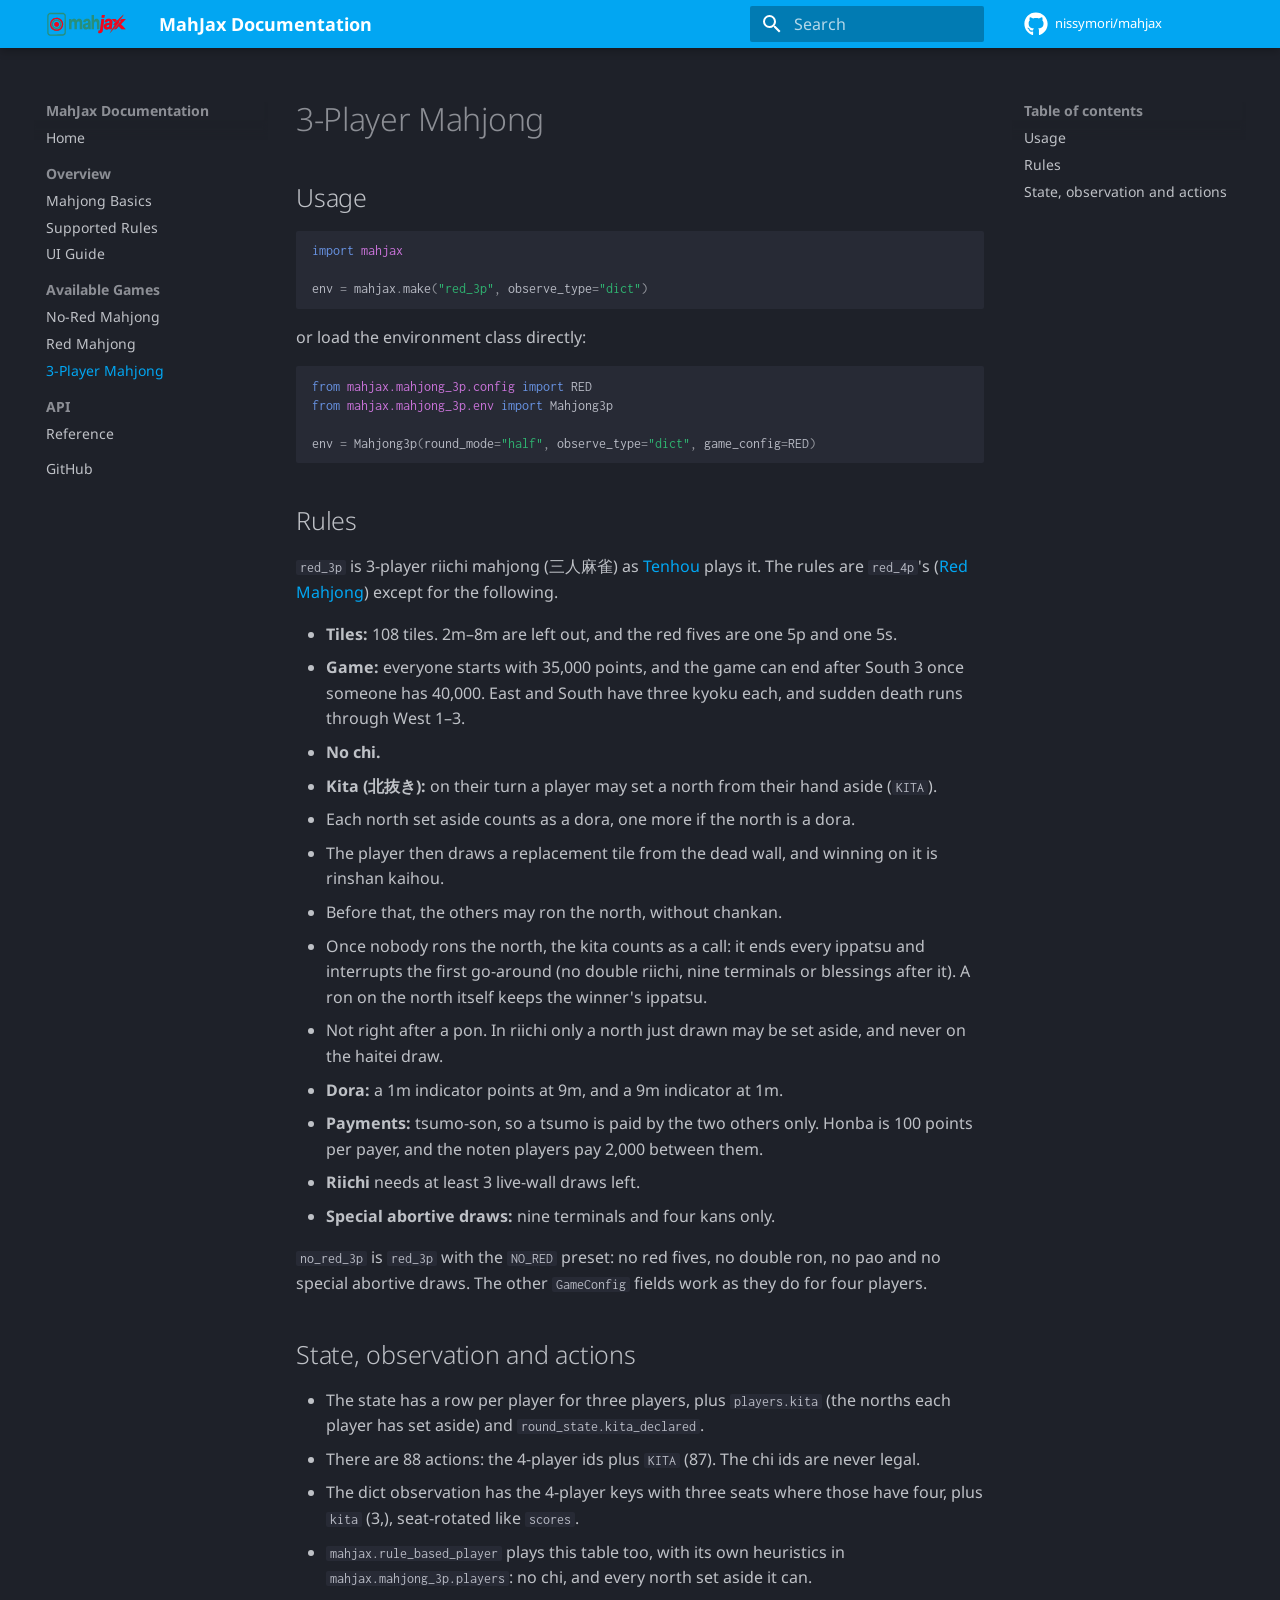
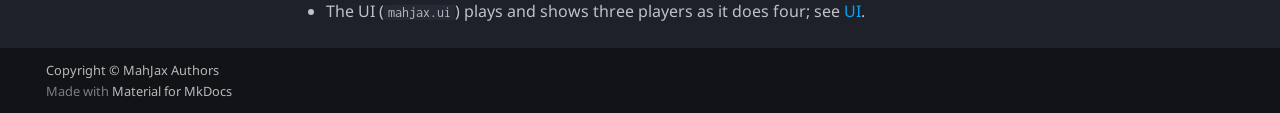
<file: mahjong_3p/index.html>
<!doctype html>
<html lang="en" class="no-js">
  <head>
    
      <meta charset="utf-8">
      <meta name="viewport" content="width=device-width,initial-scale=1">
      
        <meta name="description" content="GPU-accelerated Riichi Mahjong simulators for reinforcement learning">
      
      
        <meta name="author" content="Soichiro Nishimori">
      
      
        <link rel="canonical" href="https://nissymori.github.io/mahjax/mahjong_3p/">
      
      
        <link rel="prev" href="../red_mahjong/">
      
      
        <link rel="next" href="../api/">
      
      
        
      
      
      <link rel="icon" href="../assets/logo.svg">
      <meta name="generator" content="mkdocs-1.6.1, mkdocs-material-9.8.1">
    
    
      
        <title>3-Player Mahjong - MahJax Documentation</title>
      
    
    
      <link rel="stylesheet" href="../assets/stylesheets/main.57a0d79d.min.css">
      
        
        <link rel="stylesheet" href="../assets/stylesheets/palette.fb2fffe2.min.css">
      
      


    
    
      
    
    
      
        
        
        <link rel="preconnect" href="https://fonts.gstatic.com" crossorigin>
        <link rel="stylesheet" href="https://fonts.googleapis.com/css?family=Noto+Sans:300,300i,400,400i,700,700i%7CInconsolata:400,400i,700,700i&display=fallback">
        <style>:root{--md-text-font:"Noto Sans";--md-code-font:"Inconsolata"}</style>
      
    
    
      <link rel="stylesheet" href="../assets/_mkdocstrings.css">
    
    <script>__md_scope=new URL("..",location),__md_hash=e=>[...e].reduce(((e,_)=>(e<<5)-e+_.charCodeAt(0)),0),__md_get=(e,_=localStorage,t=__md_scope)=>JSON.parse(_.getItem(t.pathname+"."+e)),__md_set=(e,_,t=localStorage,a=__md_scope)=>{try{t.setItem(a.pathname+"."+e,JSON.stringify(_))}catch(e){}}</script>
    
      

    
    
  </head>
  
  
    
    
    
    
    
    <body dir="ltr" data-md-color-scheme="slate" data-md-color-primary="light-blue" data-md-color-accent="cyan">
  
    
    <input class="md-toggle" data-md-toggle="drawer" type="checkbox" id="__drawer" autocomplete="off">
    <input class="md-toggle" data-md-toggle="search" type="checkbox" id="__search" autocomplete="off">
    <label class="md-overlay" for="__drawer"></label>
    <div data-md-component="skip">
      
        
        <a href="#3-player-mahjong" class="md-skip">
          Skip to content
        </a>
      
    </div>
    <div data-md-component="announce">
      
    </div>
    
    
      

  

<header class="md-header md-header--shadow" data-md-component="header">
  <nav class="md-header__inner md-grid" aria-label="Header">
    <a href=".." title="MahJax Documentation" class="md-header__button md-logo" aria-label="MahJax Documentation" data-md-component="logo">
      
  <img src="../assets/logo.svg" alt="logo">

    </a>
    <label class="md-header__button md-icon" for="__drawer">
      
      <svg xmlns="http://www.w3.org/2000/svg" viewBox="0 0 24 24"><path d="M3 6h18v2H3zm0 5h18v2H3zm0 5h18v2H3z"/></svg>
    </label>
    <div class="md-header__title" data-md-component="header-title">
      <div class="md-header__ellipsis">
        <div class="md-header__topic">
          <span class="md-ellipsis">
            MahJax Documentation
          </span>
        </div>
        <div class="md-header__topic" data-md-component="header-topic">
          <span class="md-ellipsis">
            
              3-Player Mahjong
            
          </span>
        </div>
      </div>
    </div>
    
      
    
    
    
    
      
      
        <label class="md-header__button md-icon" for="__search">
          
          <svg xmlns="http://www.w3.org/2000/svg" viewBox="0 0 24 24"><path d="M9.5 3A6.5 6.5 0 0 1 16 9.5c0 1.61-.59 3.09-1.56 4.23l.27.27h.79l5 5-1.5 1.5-5-5v-.79l-.27-.27A6.52 6.52 0 0 1 9.5 16 6.5 6.5 0 0 1 3 9.5 6.5 6.5 0 0 1 9.5 3m0 2C7 5 5 7 5 9.5S7 14 9.5 14 14 12 14 9.5 12 5 9.5 5"/></svg>
        </label>
        <div class="md-search" data-md-component="search" role="dialog">
  <label class="md-search__overlay" for="__search"></label>
  <div class="md-search__inner" role="search">
    <form class="md-search__form" name="search">
      <input type="text" class="md-search__input" name="query" aria-label="Search" placeholder="Search" autocapitalize="off" autocorrect="off" autocomplete="off" spellcheck="false" data-md-component="search-query" required>
      <label class="md-search__icon md-icon" for="__search">
        
        <svg xmlns="http://www.w3.org/2000/svg" viewBox="0 0 24 24"><path d="M9.5 3A6.5 6.5 0 0 1 16 9.5c0 1.61-.59 3.09-1.56 4.23l.27.27h.79l5 5-1.5 1.5-5-5v-.79l-.27-.27A6.52 6.52 0 0 1 9.5 16 6.5 6.5 0 0 1 3 9.5 6.5 6.5 0 0 1 9.5 3m0 2C7 5 5 7 5 9.5S7 14 9.5 14 14 12 14 9.5 12 5 9.5 5"/></svg>
        
        <svg xmlns="http://www.w3.org/2000/svg" viewBox="0 0 24 24"><path d="M20 11v2H8l5.5 5.5-1.42 1.42L4.16 12l7.92-7.92L13.5 5.5 8 11z"/></svg>
      </label>
      <nav class="md-search__options" aria-label="Search">
        
        <button type="reset" class="md-search__icon md-icon" title="Clear" aria-label="Clear" tabindex="-1">
          
          <svg xmlns="http://www.w3.org/2000/svg" viewBox="0 0 24 24"><path d="M19 6.41 17.59 5 12 10.59 6.41 5 5 6.41 10.59 12 5 17.59 6.41 19 12 13.41 17.59 19 19 17.59 13.41 12z"/></svg>
        </button>
      </nav>
      
    </form>
    <div class="md-search__output">
      <div class="md-search__scrollwrap" tabindex="0" data-md-scrollfix>
        <div class="md-search-result" data-md-component="search-result">
          <div class="md-search-result__meta">
            Initializing search
          </div>
          <ol class="md-search-result__list" role="presentation"></ol>
        </div>
      </div>
    </div>
  </div>
</div>
      
    
    
      <div class="md-header__source">
        <a href="https://github.com/nissymori/mahjax" title="Go to repository" class="md-source" data-md-component="source">
  <div class="md-source__icon md-icon">
    
    <svg xmlns="http://www.w3.org/2000/svg" viewBox="0 0 512 512"><!--! Font Awesome Free 7.1.0 by @fontawesome - https://fontawesome.com License - https://fontawesome.com/license/free (Icons: CC BY 4.0, Fonts: SIL OFL 1.1, Code: MIT License) Copyright 2025 Fonticons, Inc.--><path d="M173.9 397.4c0 2-2.3 3.6-5.2 3.6-3.3.3-5.6-1.3-5.6-3.6 0-2 2.3-3.6 5.2-3.6 3-.3 5.6 1.3 5.6 3.6m-31.1-4.5c-.7 2 1.3 4.3 4.3 4.9 2.6 1 5.6 0 6.2-2s-1.3-4.3-4.3-5.2c-2.6-.7-5.5.3-6.2 2.3m44.2-1.7c-2.9.7-4.9 2.6-4.6 4.9.3 2 2.9 3.3 5.9 2.6 2.9-.7 4.9-2.6 4.6-4.6-.3-1.9-3-3.2-5.9-2.9M252.8 8C114.1 8 8 113.3 8 252c0 110.9 69.8 205.8 169.5 239.2 12.8 2.3 17.3-5.6 17.3-12.1 0-6.2-.3-40.4-.3-61.4 0 0-70 15-84.7-29.8 0 0-11.4-29.1-27.8-36.6 0 0-22.9-15.7 1.6-15.4 0 0 24.9 2 38.6 25.8 21.9 38.6 58.6 27.5 72.9 20.9 2.3-16 8.8-27.1 16-33.7-55.9-6.2-112.3-14.3-112.3-110.5 0-27.5 7.6-41.3 23.6-58.9-2.6-6.5-11.1-33.3 2.6-67.9 20.9-6.5 69 27 69 27 20-5.6 41.5-8.5 62.8-8.5s42.8 2.9 62.8 8.5c0 0 48.1-33.6 69-27 13.7 34.7 5.2 61.4 2.6 67.9 16 17.7 25.8 31.5 25.8 58.9 0 96.5-58.9 104.2-114.8 110.5 9.2 7.9 17 22.9 17 46.4 0 33.7-.3 75.4-.3 83.6 0 6.5 4.6 14.4 17.3 12.1C436.2 457.8 504 362.9 504 252 504 113.3 391.5 8 252.8 8M105.2 352.9c-1.3 1-1 3.3.7 5.2 1.6 1.6 3.9 2.3 5.2 1 1.3-1 1-3.3-.7-5.2-1.6-1.6-3.9-2.3-5.2-1m-10.8-8.1c-.7 1.3.3 2.9 2.3 3.9 1.6 1 3.6.7 4.3-.7.7-1.3-.3-2.9-2.3-3.9-2-.6-3.6-.3-4.3.7m32.4 35.6c-1.6 1.3-1 4.3 1.3 6.2 2.3 2.3 5.2 2.6 6.5 1 1.3-1.3.7-4.3-1.3-6.2-2.2-2.3-5.2-2.6-6.5-1m-11.4-14.7c-1.6 1-1.6 3.6 0 5.9s4.3 3.3 5.6 2.3c1.6-1.3 1.6-3.9 0-6.2-1.4-2.3-4-3.3-5.6-2"/></svg>
  </div>
  <div class="md-source__repository">
    nissymori/mahjax
  </div>
</a>
      </div>
    
  </nav>
  
</header>
    
    <div class="md-container" data-md-component="container">
      
      
        
          
        
      
      <main class="md-main" data-md-component="main">
        <div class="md-main__inner md-grid">
          
            
              
              <div class="md-sidebar md-sidebar--primary" data-md-component="sidebar" data-md-type="navigation" >
                <div class="md-sidebar__scrollwrap">
                  <div class="md-sidebar__inner">
                    



<nav class="md-nav md-nav--primary" aria-label="Navigation" data-md-level="0">
  <label class="md-nav__title" for="__drawer">
    <a href=".." title="MahJax Documentation" class="md-nav__button md-logo" aria-label="MahJax Documentation" data-md-component="logo">
      
  <img src="../assets/logo.svg" alt="logo">

    </a>
    MahJax Documentation
  </label>
  
    <div class="md-nav__source">
      <a href="https://github.com/nissymori/mahjax" title="Go to repository" class="md-source" data-md-component="source">
  <div class="md-source__icon md-icon">
    
    <svg xmlns="http://www.w3.org/2000/svg" viewBox="0 0 512 512"><!--! Font Awesome Free 7.1.0 by @fontawesome - https://fontawesome.com License - https://fontawesome.com/license/free (Icons: CC BY 4.0, Fonts: SIL OFL 1.1, Code: MIT License) Copyright 2025 Fonticons, Inc.--><path d="M173.9 397.4c0 2-2.3 3.6-5.2 3.6-3.3.3-5.6-1.3-5.6-3.6 0-2 2.3-3.6 5.2-3.6 3-.3 5.6 1.3 5.6 3.6m-31.1-4.5c-.7 2 1.3 4.3 4.3 4.9 2.6 1 5.6 0 6.2-2s-1.3-4.3-4.3-5.2c-2.6-.7-5.5.3-6.2 2.3m44.2-1.7c-2.9.7-4.9 2.6-4.6 4.9.3 2 2.9 3.3 5.9 2.6 2.9-.7 4.9-2.6 4.6-4.6-.3-1.9-3-3.2-5.9-2.9M252.8 8C114.1 8 8 113.3 8 252c0 110.9 69.8 205.8 169.5 239.2 12.8 2.3 17.3-5.6 17.3-12.1 0-6.2-.3-40.4-.3-61.4 0 0-70 15-84.7-29.8 0 0-11.4-29.1-27.8-36.6 0 0-22.9-15.7 1.6-15.4 0 0 24.9 2 38.6 25.8 21.9 38.6 58.6 27.5 72.9 20.9 2.3-16 8.8-27.1 16-33.7-55.9-6.2-112.3-14.3-112.3-110.5 0-27.5 7.6-41.3 23.6-58.9-2.6-6.5-11.1-33.3 2.6-67.9 20.9-6.5 69 27 69 27 20-5.6 41.5-8.5 62.8-8.5s42.8 2.9 62.8 8.5c0 0 48.1-33.6 69-27 13.7 34.7 5.2 61.4 2.6 67.9 16 17.7 25.8 31.5 25.8 58.9 0 96.5-58.9 104.2-114.8 110.5 9.2 7.9 17 22.9 17 46.4 0 33.7-.3 75.4-.3 83.6 0 6.5 4.6 14.4 17.3 12.1C436.2 457.8 504 362.9 504 252 504 113.3 391.5 8 252.8 8M105.2 352.9c-1.3 1-1 3.3.7 5.2 1.6 1.6 3.9 2.3 5.2 1 1.3-1 1-3.3-.7-5.2-1.6-1.6-3.9-2.3-5.2-1m-10.8-8.1c-.7 1.3.3 2.9 2.3 3.9 1.6 1 3.6.7 4.3-.7.7-1.3-.3-2.9-2.3-3.9-2-.6-3.6-.3-4.3.7m32.4 35.6c-1.6 1.3-1 4.3 1.3 6.2 2.3 2.3 5.2 2.6 6.5 1 1.3-1.3.7-4.3-1.3-6.2-2.2-2.3-5.2-2.6-6.5-1m-11.4-14.7c-1.6 1-1.6 3.6 0 5.9s4.3 3.3 5.6 2.3c1.6-1.3 1.6-3.9 0-6.2-1.4-2.3-4-3.3-5.6-2"/></svg>
  </div>
  <div class="md-source__repository">
    nissymori/mahjax
  </div>
</a>
    </div>
  
  <ul class="md-nav__list" data-md-scrollfix>
    
      
      
  
  
  
  
    <li class="md-nav__item">
      <a href=".." class="md-nav__link">
        
  
  
  <span class="md-ellipsis">
    
  
    Home
  

    
  </span>
  
  

      </a>
    </li>
  

    
      
      
  
  
  
  
    
    
    
    
      
        
        
      
    
    
    <li class="md-nav__item md-nav__item--section md-nav__item--nested">
      
        
        
        <input class="md-nav__toggle md-toggle " type="checkbox" id="__nav_2" >
        
          
          <label class="md-nav__link" for="__nav_2" id="__nav_2_label" tabindex="">
            
  
  
  <span class="md-ellipsis">
    
  
    Overview
  

    
  </span>
  
  

            <span class="md-nav__icon md-icon"></span>
          </label>
        
        <nav class="md-nav" data-md-level="1" aria-labelledby="__nav_2_label" aria-expanded="false">
          <label class="md-nav__title" for="__nav_2">
            <span class="md-nav__icon md-icon"></span>
            
  
    Overview
  

          </label>
          <ul class="md-nav__list" data-md-scrollfix>
            
              
                
  
  
  
  
    <li class="md-nav__item">
      <a href="../mahjong-basics/" class="md-nav__link">
        
  
  
  <span class="md-ellipsis">
    
  
    Mahjong Basics
  

    
  </span>
  
  

      </a>
    </li>
  

              
            
              
                
  
  
  
  
    <li class="md-nav__item">
      <a href="../rule/" class="md-nav__link">
        
  
  
  <span class="md-ellipsis">
    
  
    Supported Rules
  

    
  </span>
  
  

      </a>
    </li>
  

              
            
              
                
  
  
  
  
    <li class="md-nav__item">
      <a href="../ui/" class="md-nav__link">
        
  
  
  <span class="md-ellipsis">
    
  
    UI Guide
  

    
  </span>
  
  

      </a>
    </li>
  

              
            
          </ul>
        </nav>
      
    </li>
  

    
      
      
  
  
    
  
  
  
    
    
    
    
      
        
        
      
    
    
    <li class="md-nav__item md-nav__item--active md-nav__item--section md-nav__item--nested">
      
        
        
        <input class="md-nav__toggle md-toggle " type="checkbox" id="__nav_3" checked>
        
          
          <label class="md-nav__link" for="__nav_3" id="__nav_3_label" tabindex="">
            
  
  
  <span class="md-ellipsis">
    
  
    Available Games
  

    
  </span>
  
  

            <span class="md-nav__icon md-icon"></span>
          </label>
        
        <nav class="md-nav" data-md-level="1" aria-labelledby="__nav_3_label" aria-expanded="true">
          <label class="md-nav__title" for="__nav_3">
            <span class="md-nav__icon md-icon"></span>
            
  
    Available Games
  

          </label>
          <ul class="md-nav__list" data-md-scrollfix>
            
              
                
  
  
  
  
    <li class="md-nav__item">
      <a href="../no_red_mahjong/" class="md-nav__link">
        
  
  
  <span class="md-ellipsis">
    
  
    No-Red Mahjong
  

    
  </span>
  
  

      </a>
    </li>
  

              
            
              
                
  
  
  
  
    <li class="md-nav__item">
      <a href="../red_mahjong/" class="md-nav__link">
        
  
  
  <span class="md-ellipsis">
    
  
    Red Mahjong
  

    
  </span>
  
  

      </a>
    </li>
  

              
            
              
                
  
  
    
  
  
  
    <li class="md-nav__item md-nav__item--active">
      
      <input class="md-nav__toggle md-toggle" type="checkbox" id="__toc">
      
      
        
      
      
        <label class="md-nav__link md-nav__link--active" for="__toc">
          
  
  
  <span class="md-ellipsis">
    
  
    3-Player Mahjong
  

    
  </span>
  
  

          <span class="md-nav__icon md-icon"></span>
        </label>
      
      <a href="./" class="md-nav__link md-nav__link--active">
        
  
  
  <span class="md-ellipsis">
    
  
    3-Player Mahjong
  

    
  </span>
  
  

      </a>
      
        

<nav class="md-nav md-nav--secondary" aria-label="Table of contents">
  
  
  
    
  
  
    <label class="md-nav__title" for="__toc">
      <span class="md-nav__icon md-icon"></span>
      Table of contents
    </label>
    <ul class="md-nav__list" data-md-component="toc" data-md-scrollfix>
      
        <li class="md-nav__item">
  <a href="#usage" class="md-nav__link">
    <span class="md-ellipsis">
      
        Usage
      
    </span>
  </a>
  
</li>
      
        <li class="md-nav__item">
  <a href="#rules" class="md-nav__link">
    <span class="md-ellipsis">
      
        Rules
      
    </span>
  </a>
  
</li>
      
        <li class="md-nav__item">
  <a href="#state-observation-and-actions" class="md-nav__link">
    <span class="md-ellipsis">
      
        State, observation and actions
      
    </span>
  </a>
  
</li>
      
    </ul>
  
</nav>
      
    </li>
  

              
            
          </ul>
        </nav>
      
    </li>
  

    
      
      
  
  
  
  
    
    
    
    
      
        
        
      
    
    
    <li class="md-nav__item md-nav__item--section md-nav__item--nested">
      
        
        
        <input class="md-nav__toggle md-toggle " type="checkbox" id="__nav_4" >
        
          
          <label class="md-nav__link" for="__nav_4" id="__nav_4_label" tabindex="">
            
  
  
  <span class="md-ellipsis">
    
  
    API
  

    
  </span>
  
  

            <span class="md-nav__icon md-icon"></span>
          </label>
        
        <nav class="md-nav" data-md-level="1" aria-labelledby="__nav_4_label" aria-expanded="false">
          <label class="md-nav__title" for="__nav_4">
            <span class="md-nav__icon md-icon"></span>
            
  
    API
  

          </label>
          <ul class="md-nav__list" data-md-scrollfix>
            
              
                
  
  
  
  
    <li class="md-nav__item">
      <a href="../api/" class="md-nav__link">
        
  
  
  <span class="md-ellipsis">
    
  
    Reference
  

    
  </span>
  
  

      </a>
    </li>
  

              
            
          </ul>
        </nav>
      
    </li>
  

    
      
      
  
  
  
  
    <li class="md-nav__item">
      <a href="https://github.com/nissymori/mahjax" class="md-nav__link">
        
  
  
  <span class="md-ellipsis">
    
  
    GitHub
  

    
  </span>
  
  

      </a>
    </li>
  

    
  </ul>
</nav>
                  </div>
                </div>
              </div>
            
            
              
              <div class="md-sidebar md-sidebar--secondary" data-md-component="sidebar" data-md-type="toc" >
                <div class="md-sidebar__scrollwrap">
                  <div class="md-sidebar__inner">
                    

<nav class="md-nav md-nav--secondary" aria-label="Table of contents">
  
  
  
    
  
  
    <label class="md-nav__title" for="__toc">
      <span class="md-nav__icon md-icon"></span>
      Table of contents
    </label>
    <ul class="md-nav__list" data-md-component="toc" data-md-scrollfix>
      
        <li class="md-nav__item">
  <a href="#usage" class="md-nav__link">
    <span class="md-ellipsis">
      
        Usage
      
    </span>
  </a>
  
</li>
      
        <li class="md-nav__item">
  <a href="#rules" class="md-nav__link">
    <span class="md-ellipsis">
      
        Rules
      
    </span>
  </a>
  
</li>
      
        <li class="md-nav__item">
  <a href="#state-observation-and-actions" class="md-nav__link">
    <span class="md-ellipsis">
      
        State, observation and actions
      
    </span>
  </a>
  
</li>
      
    </ul>
  
</nav>
                  </div>
                </div>
              </div>
            
          
          
            <div class="md-content" data-md-component="content">
              
              <article class="md-content__inner md-typeset">
                
                  


  
  


<h1 id="3-player-mahjong">3-Player Mahjong</h1>
<h2 id="usage">Usage</h2>
<div class="language-py highlight"><pre><span></span><code><span id="__span-0-1"><a id="__codelineno-0-1" name="__codelineno-0-1" href="#__codelineno-0-1"></a><span class="kn">import</span><span class="w"> </span><span class="nn">mahjax</span>
</span><span id="__span-0-2"><a id="__codelineno-0-2" name="__codelineno-0-2" href="#__codelineno-0-2"></a>
</span><span id="__span-0-3"><a id="__codelineno-0-3" name="__codelineno-0-3" href="#__codelineno-0-3"></a><span class="n">env</span> <span class="o">=</span> <span class="n">mahjax</span><span class="o">.</span><span class="n">make</span><span class="p">(</span><span class="s2">"red_3p"</span><span class="p">,</span> <span class="n">observe_type</span><span class="o">=</span><span class="s2">"dict"</span><span class="p">)</span>
</span></code></pre></div>
<p>or load the environment class directly:</p>
<div class="language-py highlight"><pre><span></span><code><span id="__span-1-1"><a id="__codelineno-1-1" name="__codelineno-1-1" href="#__codelineno-1-1"></a><span class="kn">from</span><span class="w"> </span><span class="nn">mahjax.mahjong_3p.config</span><span class="w"> </span><span class="kn">import</span> <span class="n">RED</span>
</span><span id="__span-1-2"><a id="__codelineno-1-2" name="__codelineno-1-2" href="#__codelineno-1-2"></a><span class="kn">from</span><span class="w"> </span><span class="nn">mahjax.mahjong_3p.env</span><span class="w"> </span><span class="kn">import</span> <span class="n">Mahjong3p</span>
</span><span id="__span-1-3"><a id="__codelineno-1-3" name="__codelineno-1-3" href="#__codelineno-1-3"></a>
</span><span id="__span-1-4"><a id="__codelineno-1-4" name="__codelineno-1-4" href="#__codelineno-1-4"></a><span class="n">env</span> <span class="o">=</span> <span class="n">Mahjong3p</span><span class="p">(</span><span class="n">round_mode</span><span class="o">=</span><span class="s2">"half"</span><span class="p">,</span> <span class="n">observe_type</span><span class="o">=</span><span class="s2">"dict"</span><span class="p">,</span> <span class="n">game_config</span><span class="o">=</span><span class="n">RED</span><span class="p">)</span>
</span></code></pre></div>
<h2 id="rules">Rules</h2>
<p><code>red_3p</code> is 3-player riichi mahjong (三人麻雀) as <a href="https://tenhou.net/">Tenhou</a> plays it. The rules are <code>red_4p</code>'s (<a href="../red_mahjong/">Red Mahjong</a>) except for the following.</p>
<ul>
<li><strong>Tiles:</strong> 108 tiles. 2m–8m are left out, and the red fives are one 5p and one 5s.</li>
<li><strong>Game:</strong> everyone starts with 35,000 points, and the game can end after South 3 once someone has 40,000. East and South have three kyoku each, and sudden death runs through West 1–3.</li>
<li><strong>No chi.</strong></li>
<li><strong>Kita (北抜き):</strong> on their turn a player may set a north from their hand aside (<code>KITA</code>).</li>
<li>Each north set aside counts as a dora, one more if the north is a dora.</li>
<li>The player then draws a replacement tile from the dead wall, and winning on it is rinshan kaihou.</li>
<li>Before that, the others may ron the north, without chankan.</li>
<li>Once nobody rons the north, the kita counts as a call: it ends every ippatsu and interrupts the first go-around (no double riichi, nine terminals or blessings after it). A ron on the north itself keeps the winner's ippatsu.</li>
<li>Not right after a pon. In riichi only a north just drawn may be set aside, and never on the haitei draw.</li>
<li><strong>Dora:</strong> a 1m indicator points at 9m, and a 9m indicator at 1m.</li>
<li><strong>Payments:</strong> tsumo-son, so a tsumo is paid by the two others only. Honba is 100 points per payer, and the noten players pay 2,000 between them.</li>
<li><strong>Riichi</strong> needs at least 3 live-wall draws left.</li>
<li><strong>Special abortive draws:</strong> nine terminals and four kans only.</li>
</ul>
<p><code>no_red_3p</code> is <code>red_3p</code> with the <code>NO_RED</code> preset: no red fives, no double ron, no pao and no special abortive draws. The other <code>GameConfig</code> fields work as they do for four players.</p>
<h2 id="state-observation-and-actions">State, observation and actions</h2>
<ul>
<li>The state has a row per player for three players, plus <code>players.kita</code> (the norths each player has set aside) and <code>round_state.kita_declared</code>.</li>
<li>There are 88 actions: the 4-player ids plus <code>KITA</code> (87). The chi ids are never legal.</li>
<li>The dict observation has the 4-player keys with three seats where those have four, plus <code>kita</code> (3,), seat-rotated like <code>scores</code>.</li>
<li><code>mahjax.rule_based_player</code> plays this table too, with its own heuristics in <code>mahjax.mahjong_3p.players</code>: no chi, and every north set aside it can.</li>
<li>The UI (<code>mahjax.ui</code>) plays and shows three players as it does four; see <a href="../ui/">UI</a>.</li>
</ul>












                
              </article>
            </div>
          
          
<script>var target=document.getElementById(location.hash.slice(1));target&&target.name&&(target.checked=target.name.startsWith("__tabbed_"))</script>
        </div>
        
      </main>
      
        <footer class="md-footer">
  
  <div class="md-footer-meta md-typeset">
    <div class="md-footer-meta__inner md-grid">
      <div class="md-copyright">
  
    <div class="md-copyright__highlight">
      Copyright © MahJax Authors
    </div>
  
  
    Made with
    <a href="https://squidfunk.github.io/mkdocs-material/" target="_blank" rel="noopener">
      Material for MkDocs
    </a>
  
</div>
      
    </div>
  </div>
</footer>
      
    </div>
    <div class="md-dialog" data-md-component="dialog">
      <div class="md-dialog__inner md-typeset"></div>
    </div>
    
    
    
      
      
      <script id="__config" type="application/json">{"annotate": null, "base": "..", "features": ["navigation.sections", "header.autohide"], "search": "../assets/javascripts/workers/search.a7633da7.min.js", "tags": null, "translations": {"clipboard.copied": "Copied to clipboard", "clipboard.copy": "Copy to clipboard", "search.result.more.one": "1 more on this page", "search.result.more.other": "# more on this page", "search.result.none": "No matching documents", "search.result.one": "1 matching document", "search.result.other": "# matching documents", "search.result.placeholder": "Type to start searching", "search.result.term.missing": "Missing", "select.version": "Select version"}, "version": null}</script>
    
    
      <script src="../assets/javascripts/bundle.a5f9d56c.min.js"></script>
      
    
  </body>
</html>
</file>
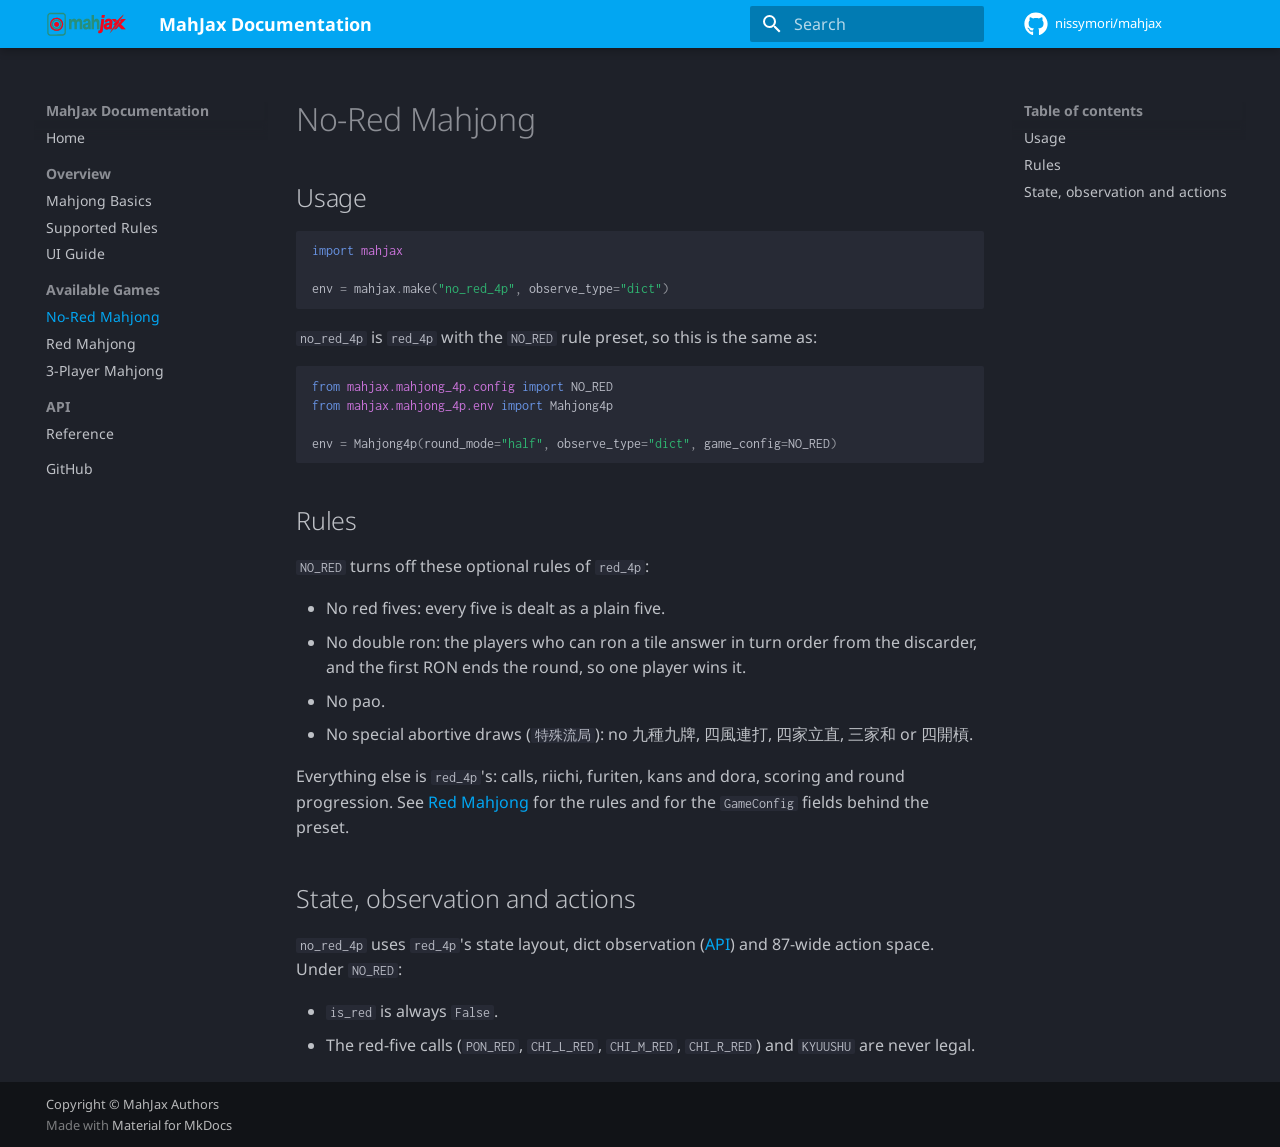
<file: no_red_mahjong/index.html>
<!doctype html>
<html lang="en" class="no-js">
  <head>
    
      <meta charset="utf-8">
      <meta name="viewport" content="width=device-width,initial-scale=1">
      
        <meta name="description" content="GPU-accelerated Riichi Mahjong simulators for reinforcement learning">
      
      
        <meta name="author" content="Soichiro Nishimori">
      
      
        <link rel="canonical" href="https://nissymori.github.io/mahjax/no_red_mahjong/">
      
      
        <link rel="prev" href="../ui/">
      
      
        <link rel="next" href="../red_mahjong/">
      
      
        
      
      
      <link rel="icon" href="../assets/logo.svg">
      <meta name="generator" content="mkdocs-1.6.1, mkdocs-material-9.8.1">
    
    
      
        <title>No-Red Mahjong - MahJax Documentation</title>
      
    
    
      <link rel="stylesheet" href="../assets/stylesheets/main.57a0d79d.min.css">
      
        
        <link rel="stylesheet" href="../assets/stylesheets/palette.fb2fffe2.min.css">
      
      


    
    
      
    
    
      
        
        
        <link rel="preconnect" href="https://fonts.gstatic.com" crossorigin>
        <link rel="stylesheet" href="https://fonts.googleapis.com/css?family=Noto+Sans:300,300i,400,400i,700,700i%7CInconsolata:400,400i,700,700i&display=fallback">
        <style>:root{--md-text-font:"Noto Sans";--md-code-font:"Inconsolata"}</style>
      
    
    
      <link rel="stylesheet" href="../assets/_mkdocstrings.css">
    
    <script>__md_scope=new URL("..",location),__md_hash=e=>[...e].reduce(((e,_)=>(e<<5)-e+_.charCodeAt(0)),0),__md_get=(e,_=localStorage,t=__md_scope)=>JSON.parse(_.getItem(t.pathname+"."+e)),__md_set=(e,_,t=localStorage,a=__md_scope)=>{try{t.setItem(a.pathname+"."+e,JSON.stringify(_))}catch(e){}}</script>
    
      

    
    
  </head>
  
  
    
    
    
    
    
    <body dir="ltr" data-md-color-scheme="slate" data-md-color-primary="light-blue" data-md-color-accent="cyan">
  
    
    <input class="md-toggle" data-md-toggle="drawer" type="checkbox" id="__drawer" autocomplete="off">
    <input class="md-toggle" data-md-toggle="search" type="checkbox" id="__search" autocomplete="off">
    <label class="md-overlay" for="__drawer"></label>
    <div data-md-component="skip">
      
        
        <a href="#no-red-mahjong" class="md-skip">
          Skip to content
        </a>
      
    </div>
    <div data-md-component="announce">
      
    </div>
    
    
      

  

<header class="md-header md-header--shadow" data-md-component="header">
  <nav class="md-header__inner md-grid" aria-label="Header">
    <a href=".." title="MahJax Documentation" class="md-header__button md-logo" aria-label="MahJax Documentation" data-md-component="logo">
      
  <img src="../assets/logo.svg" alt="logo">

    </a>
    <label class="md-header__button md-icon" for="__drawer">
      
      <svg xmlns="http://www.w3.org/2000/svg" viewBox="0 0 24 24"><path d="M3 6h18v2H3zm0 5h18v2H3zm0 5h18v2H3z"/></svg>
    </label>
    <div class="md-header__title" data-md-component="header-title">
      <div class="md-header__ellipsis">
        <div class="md-header__topic">
          <span class="md-ellipsis">
            MahJax Documentation
          </span>
        </div>
        <div class="md-header__topic" data-md-component="header-topic">
          <span class="md-ellipsis">
            
              No-Red Mahjong
            
          </span>
        </div>
      </div>
    </div>
    
      
    
    
    
    
      
      
        <label class="md-header__button md-icon" for="__search">
          
          <svg xmlns="http://www.w3.org/2000/svg" viewBox="0 0 24 24"><path d="M9.5 3A6.5 6.5 0 0 1 16 9.5c0 1.61-.59 3.09-1.56 4.23l.27.27h.79l5 5-1.5 1.5-5-5v-.79l-.27-.27A6.52 6.52 0 0 1 9.5 16 6.5 6.5 0 0 1 3 9.5 6.5 6.5 0 0 1 9.5 3m0 2C7 5 5 7 5 9.5S7 14 9.5 14 14 12 14 9.5 12 5 9.5 5"/></svg>
        </label>
        <div class="md-search" data-md-component="search" role="dialog">
  <label class="md-search__overlay" for="__search"></label>
  <div class="md-search__inner" role="search">
    <form class="md-search__form" name="search">
      <input type="text" class="md-search__input" name="query" aria-label="Search" placeholder="Search" autocapitalize="off" autocorrect="off" autocomplete="off" spellcheck="false" data-md-component="search-query" required>
      <label class="md-search__icon md-icon" for="__search">
        
        <svg xmlns="http://www.w3.org/2000/svg" viewBox="0 0 24 24"><path d="M9.5 3A6.5 6.5 0 0 1 16 9.5c0 1.61-.59 3.09-1.56 4.23l.27.27h.79l5 5-1.5 1.5-5-5v-.79l-.27-.27A6.52 6.52 0 0 1 9.5 16 6.5 6.5 0 0 1 3 9.5 6.5 6.5 0 0 1 9.5 3m0 2C7 5 5 7 5 9.5S7 14 9.5 14 14 12 14 9.5 12 5 9.5 5"/></svg>
        
        <svg xmlns="http://www.w3.org/2000/svg" viewBox="0 0 24 24"><path d="M20 11v2H8l5.5 5.5-1.42 1.42L4.16 12l7.92-7.92L13.5 5.5 8 11z"/></svg>
      </label>
      <nav class="md-search__options" aria-label="Search">
        
        <button type="reset" class="md-search__icon md-icon" title="Clear" aria-label="Clear" tabindex="-1">
          
          <svg xmlns="http://www.w3.org/2000/svg" viewBox="0 0 24 24"><path d="M19 6.41 17.59 5 12 10.59 6.41 5 5 6.41 10.59 12 5 17.59 6.41 19 12 13.41 17.59 19 19 17.59 13.41 12z"/></svg>
        </button>
      </nav>
      
    </form>
    <div class="md-search__output">
      <div class="md-search__scrollwrap" tabindex="0" data-md-scrollfix>
        <div class="md-search-result" data-md-component="search-result">
          <div class="md-search-result__meta">
            Initializing search
          </div>
          <ol class="md-search-result__list" role="presentation"></ol>
        </div>
      </div>
    </div>
  </div>
</div>
      
    
    
      <div class="md-header__source">
        <a href="https://github.com/nissymori/mahjax" title="Go to repository" class="md-source" data-md-component="source">
  <div class="md-source__icon md-icon">
    
    <svg xmlns="http://www.w3.org/2000/svg" viewBox="0 0 512 512"><!--! Font Awesome Free 7.1.0 by @fontawesome - https://fontawesome.com License - https://fontawesome.com/license/free (Icons: CC BY 4.0, Fonts: SIL OFL 1.1, Code: MIT License) Copyright 2025 Fonticons, Inc.--><path d="M173.9 397.4c0 2-2.3 3.6-5.2 3.6-3.3.3-5.6-1.3-5.6-3.6 0-2 2.3-3.6 5.2-3.6 3-.3 5.6 1.3 5.6 3.6m-31.1-4.5c-.7 2 1.3 4.3 4.3 4.9 2.6 1 5.6 0 6.2-2s-1.3-4.3-4.3-5.2c-2.6-.7-5.5.3-6.2 2.3m44.2-1.7c-2.9.7-4.9 2.6-4.6 4.9.3 2 2.9 3.3 5.9 2.6 2.9-.7 4.9-2.6 4.6-4.6-.3-1.9-3-3.2-5.9-2.9M252.8 8C114.1 8 8 113.3 8 252c0 110.9 69.8 205.8 169.5 239.2 12.8 2.3 17.3-5.6 17.3-12.1 0-6.2-.3-40.4-.3-61.4 0 0-70 15-84.7-29.8 0 0-11.4-29.1-27.8-36.6 0 0-22.9-15.7 1.6-15.4 0 0 24.9 2 38.6 25.8 21.9 38.6 58.6 27.5 72.9 20.9 2.3-16 8.8-27.1 16-33.7-55.9-6.2-112.3-14.3-112.3-110.5 0-27.5 7.6-41.3 23.6-58.9-2.6-6.5-11.1-33.3 2.6-67.9 20.9-6.5 69 27 69 27 20-5.6 41.5-8.5 62.8-8.5s42.8 2.9 62.8 8.5c0 0 48.1-33.6 69-27 13.7 34.7 5.2 61.4 2.6 67.9 16 17.7 25.8 31.5 25.8 58.9 0 96.5-58.9 104.2-114.8 110.5 9.2 7.9 17 22.9 17 46.4 0 33.7-.3 75.4-.3 83.6 0 6.5 4.6 14.4 17.3 12.1C436.2 457.8 504 362.9 504 252 504 113.3 391.5 8 252.8 8M105.2 352.9c-1.3 1-1 3.3.7 5.2 1.6 1.6 3.9 2.3 5.2 1 1.3-1 1-3.3-.7-5.2-1.6-1.6-3.9-2.3-5.2-1m-10.8-8.1c-.7 1.3.3 2.9 2.3 3.9 1.6 1 3.6.7 4.3-.7.7-1.3-.3-2.9-2.3-3.9-2-.6-3.6-.3-4.3.7m32.4 35.6c-1.6 1.3-1 4.3 1.3 6.2 2.3 2.3 5.2 2.6 6.5 1 1.3-1.3.7-4.3-1.3-6.2-2.2-2.3-5.2-2.6-6.5-1m-11.4-14.7c-1.6 1-1.6 3.6 0 5.9s4.3 3.3 5.6 2.3c1.6-1.3 1.6-3.9 0-6.2-1.4-2.3-4-3.3-5.6-2"/></svg>
  </div>
  <div class="md-source__repository">
    nissymori/mahjax
  </div>
</a>
      </div>
    
  </nav>
  
</header>
    
    <div class="md-container" data-md-component="container">
      
      
        
          
        
      
      <main class="md-main" data-md-component="main">
        <div class="md-main__inner md-grid">
          
            
              
              <div class="md-sidebar md-sidebar--primary" data-md-component="sidebar" data-md-type="navigation" >
                <div class="md-sidebar__scrollwrap">
                  <div class="md-sidebar__inner">
                    



<nav class="md-nav md-nav--primary" aria-label="Navigation" data-md-level="0">
  <label class="md-nav__title" for="__drawer">
    <a href=".." title="MahJax Documentation" class="md-nav__button md-logo" aria-label="MahJax Documentation" data-md-component="logo">
      
  <img src="../assets/logo.svg" alt="logo">

    </a>
    MahJax Documentation
  </label>
  
    <div class="md-nav__source">
      <a href="https://github.com/nissymori/mahjax" title="Go to repository" class="md-source" data-md-component="source">
  <div class="md-source__icon md-icon">
    
    <svg xmlns="http://www.w3.org/2000/svg" viewBox="0 0 512 512"><!--! Font Awesome Free 7.1.0 by @fontawesome - https://fontawesome.com License - https://fontawesome.com/license/free (Icons: CC BY 4.0, Fonts: SIL OFL 1.1, Code: MIT License) Copyright 2025 Fonticons, Inc.--><path d="M173.9 397.4c0 2-2.3 3.6-5.2 3.6-3.3.3-5.6-1.3-5.6-3.6 0-2 2.3-3.6 5.2-3.6 3-.3 5.6 1.3 5.6 3.6m-31.1-4.5c-.7 2 1.3 4.3 4.3 4.9 2.6 1 5.6 0 6.2-2s-1.3-4.3-4.3-5.2c-2.6-.7-5.5.3-6.2 2.3m44.2-1.7c-2.9.7-4.9 2.6-4.6 4.9.3 2 2.9 3.3 5.9 2.6 2.9-.7 4.9-2.6 4.6-4.6-.3-1.9-3-3.2-5.9-2.9M252.8 8C114.1 8 8 113.3 8 252c0 110.9 69.8 205.8 169.5 239.2 12.8 2.3 17.3-5.6 17.3-12.1 0-6.2-.3-40.4-.3-61.4 0 0-70 15-84.7-29.8 0 0-11.4-29.1-27.8-36.6 0 0-22.9-15.7 1.6-15.4 0 0 24.9 2 38.6 25.8 21.9 38.6 58.6 27.5 72.9 20.9 2.3-16 8.8-27.1 16-33.7-55.9-6.2-112.3-14.3-112.3-110.5 0-27.5 7.6-41.3 23.6-58.9-2.6-6.5-11.1-33.3 2.6-67.9 20.9-6.5 69 27 69 27 20-5.6 41.5-8.5 62.8-8.5s42.8 2.9 62.8 8.5c0 0 48.1-33.6 69-27 13.7 34.7 5.2 61.4 2.6 67.9 16 17.7 25.8 31.5 25.8 58.9 0 96.5-58.9 104.2-114.8 110.5 9.2 7.9 17 22.9 17 46.4 0 33.7-.3 75.4-.3 83.6 0 6.5 4.6 14.4 17.3 12.1C436.2 457.8 504 362.9 504 252 504 113.3 391.5 8 252.8 8M105.2 352.9c-1.3 1-1 3.3.7 5.2 1.6 1.6 3.9 2.3 5.2 1 1.3-1 1-3.3-.7-5.2-1.6-1.6-3.9-2.3-5.2-1m-10.8-8.1c-.7 1.3.3 2.9 2.3 3.9 1.6 1 3.6.7 4.3-.7.7-1.3-.3-2.9-2.3-3.9-2-.6-3.6-.3-4.3.7m32.4 35.6c-1.6 1.3-1 4.3 1.3 6.2 2.3 2.3 5.2 2.6 6.5 1 1.3-1.3.7-4.3-1.3-6.2-2.2-2.3-5.2-2.6-6.5-1m-11.4-14.7c-1.6 1-1.6 3.6 0 5.9s4.3 3.3 5.6 2.3c1.6-1.3 1.6-3.9 0-6.2-1.4-2.3-4-3.3-5.6-2"/></svg>
  </div>
  <div class="md-source__repository">
    nissymori/mahjax
  </div>
</a>
    </div>
  
  <ul class="md-nav__list" data-md-scrollfix>
    
      
      
  
  
  
  
    <li class="md-nav__item">
      <a href=".." class="md-nav__link">
        
  
  
  <span class="md-ellipsis">
    
  
    Home
  

    
  </span>
  
  

      </a>
    </li>
  

    
      
      
  
  
  
  
    
    
    
    
      
        
        
      
    
    
    <li class="md-nav__item md-nav__item--section md-nav__item--nested">
      
        
        
        <input class="md-nav__toggle md-toggle " type="checkbox" id="__nav_2" >
        
          
          <label class="md-nav__link" for="__nav_2" id="__nav_2_label" tabindex="">
            
  
  
  <span class="md-ellipsis">
    
  
    Overview
  

    
  </span>
  
  

            <span class="md-nav__icon md-icon"></span>
          </label>
        
        <nav class="md-nav" data-md-level="1" aria-labelledby="__nav_2_label" aria-expanded="false">
          <label class="md-nav__title" for="__nav_2">
            <span class="md-nav__icon md-icon"></span>
            
  
    Overview
  

          </label>
          <ul class="md-nav__list" data-md-scrollfix>
            
              
                
  
  
  
  
    <li class="md-nav__item">
      <a href="../mahjong-basics/" class="md-nav__link">
        
  
  
  <span class="md-ellipsis">
    
  
    Mahjong Basics
  

    
  </span>
  
  

      </a>
    </li>
  

              
            
              
                
  
  
  
  
    <li class="md-nav__item">
      <a href="../rule/" class="md-nav__link">
        
  
  
  <span class="md-ellipsis">
    
  
    Supported Rules
  

    
  </span>
  
  

      </a>
    </li>
  

              
            
              
                
  
  
  
  
    <li class="md-nav__item">
      <a href="../ui/" class="md-nav__link">
        
  
  
  <span class="md-ellipsis">
    
  
    UI Guide
  

    
  </span>
  
  

      </a>
    </li>
  

              
            
          </ul>
        </nav>
      
    </li>
  

    
      
      
  
  
    
  
  
  
    
    
    
    
      
        
        
      
    
    
    <li class="md-nav__item md-nav__item--active md-nav__item--section md-nav__item--nested">
      
        
        
        <input class="md-nav__toggle md-toggle " type="checkbox" id="__nav_3" checked>
        
          
          <label class="md-nav__link" for="__nav_3" id="__nav_3_label" tabindex="">
            
  
  
  <span class="md-ellipsis">
    
  
    Available Games
  

    
  </span>
  
  

            <span class="md-nav__icon md-icon"></span>
          </label>
        
        <nav class="md-nav" data-md-level="1" aria-labelledby="__nav_3_label" aria-expanded="true">
          <label class="md-nav__title" for="__nav_3">
            <span class="md-nav__icon md-icon"></span>
            
  
    Available Games
  

          </label>
          <ul class="md-nav__list" data-md-scrollfix>
            
              
                
  
  
    
  
  
  
    <li class="md-nav__item md-nav__item--active">
      
      <input class="md-nav__toggle md-toggle" type="checkbox" id="__toc">
      
      
        
      
      
        <label class="md-nav__link md-nav__link--active" for="__toc">
          
  
  
  <span class="md-ellipsis">
    
  
    No-Red Mahjong
  

    
  </span>
  
  

          <span class="md-nav__icon md-icon"></span>
        </label>
      
      <a href="./" class="md-nav__link md-nav__link--active">
        
  
  
  <span class="md-ellipsis">
    
  
    No-Red Mahjong
  

    
  </span>
  
  

      </a>
      
        

<nav class="md-nav md-nav--secondary" aria-label="Table of contents">
  
  
  
    
  
  
    <label class="md-nav__title" for="__toc">
      <span class="md-nav__icon md-icon"></span>
      Table of contents
    </label>
    <ul class="md-nav__list" data-md-component="toc" data-md-scrollfix>
      
        <li class="md-nav__item">
  <a href="#usage" class="md-nav__link">
    <span class="md-ellipsis">
      
        Usage
      
    </span>
  </a>
  
</li>
      
        <li class="md-nav__item">
  <a href="#rules" class="md-nav__link">
    <span class="md-ellipsis">
      
        Rules
      
    </span>
  </a>
  
</li>
      
        <li class="md-nav__item">
  <a href="#state-observation-and-actions" class="md-nav__link">
    <span class="md-ellipsis">
      
        State, observation and actions
      
    </span>
  </a>
  
</li>
      
    </ul>
  
</nav>
      
    </li>
  

              
            
              
                
  
  
  
  
    <li class="md-nav__item">
      <a href="../red_mahjong/" class="md-nav__link">
        
  
  
  <span class="md-ellipsis">
    
  
    Red Mahjong
  

    
  </span>
  
  

      </a>
    </li>
  

              
            
              
                
  
  
  
  
    <li class="md-nav__item">
      <a href="../mahjong_3p/" class="md-nav__link">
        
  
  
  <span class="md-ellipsis">
    
  
    3-Player Mahjong
  

    
  </span>
  
  

      </a>
    </li>
  

              
            
          </ul>
        </nav>
      
    </li>
  

    
      
      
  
  
  
  
    
    
    
    
      
        
        
      
    
    
    <li class="md-nav__item md-nav__item--section md-nav__item--nested">
      
        
        
        <input class="md-nav__toggle md-toggle " type="checkbox" id="__nav_4" >
        
          
          <label class="md-nav__link" for="__nav_4" id="__nav_4_label" tabindex="">
            
  
  
  <span class="md-ellipsis">
    
  
    API
  

    
  </span>
  
  

            <span class="md-nav__icon md-icon"></span>
          </label>
        
        <nav class="md-nav" data-md-level="1" aria-labelledby="__nav_4_label" aria-expanded="false">
          <label class="md-nav__title" for="__nav_4">
            <span class="md-nav__icon md-icon"></span>
            
  
    API
  

          </label>
          <ul class="md-nav__list" data-md-scrollfix>
            
              
                
  
  
  
  
    <li class="md-nav__item">
      <a href="../api/" class="md-nav__link">
        
  
  
  <span class="md-ellipsis">
    
  
    Reference
  

    
  </span>
  
  

      </a>
    </li>
  

              
            
          </ul>
        </nav>
      
    </li>
  

    
      
      
  
  
  
  
    <li class="md-nav__item">
      <a href="https://github.com/nissymori/mahjax" class="md-nav__link">
        
  
  
  <span class="md-ellipsis">
    
  
    GitHub
  

    
  </span>
  
  

      </a>
    </li>
  

    
  </ul>
</nav>
                  </div>
                </div>
              </div>
            
            
              
              <div class="md-sidebar md-sidebar--secondary" data-md-component="sidebar" data-md-type="toc" >
                <div class="md-sidebar__scrollwrap">
                  <div class="md-sidebar__inner">
                    

<nav class="md-nav md-nav--secondary" aria-label="Table of contents">
  
  
  
    
  
  
    <label class="md-nav__title" for="__toc">
      <span class="md-nav__icon md-icon"></span>
      Table of contents
    </label>
    <ul class="md-nav__list" data-md-component="toc" data-md-scrollfix>
      
        <li class="md-nav__item">
  <a href="#usage" class="md-nav__link">
    <span class="md-ellipsis">
      
        Usage
      
    </span>
  </a>
  
</li>
      
        <li class="md-nav__item">
  <a href="#rules" class="md-nav__link">
    <span class="md-ellipsis">
      
        Rules
      
    </span>
  </a>
  
</li>
      
        <li class="md-nav__item">
  <a href="#state-observation-and-actions" class="md-nav__link">
    <span class="md-ellipsis">
      
        State, observation and actions
      
    </span>
  </a>
  
</li>
      
    </ul>
  
</nav>
                  </div>
                </div>
              </div>
            
          
          
            <div class="md-content" data-md-component="content">
              
              <article class="md-content__inner md-typeset">
                
                  


  
  


<h1 id="no-red-mahjong">No-Red Mahjong</h1>
<h2 id="usage">Usage</h2>
<div class="language-py highlight"><pre><span></span><code><span id="__span-0-1"><a id="__codelineno-0-1" name="__codelineno-0-1" href="#__codelineno-0-1"></a><span class="kn">import</span><span class="w"> </span><span class="nn">mahjax</span>
</span><span id="__span-0-2"><a id="__codelineno-0-2" name="__codelineno-0-2" href="#__codelineno-0-2"></a>
</span><span id="__span-0-3"><a id="__codelineno-0-3" name="__codelineno-0-3" href="#__codelineno-0-3"></a><span class="n">env</span> <span class="o">=</span> <span class="n">mahjax</span><span class="o">.</span><span class="n">make</span><span class="p">(</span><span class="s2">"no_red_4p"</span><span class="p">,</span> <span class="n">observe_type</span><span class="o">=</span><span class="s2">"dict"</span><span class="p">)</span>
</span></code></pre></div>
<p><code>no_red_4p</code> is <code>red_4p</code> with the <code>NO_RED</code> rule preset, so this is the same as:</p>
<div class="language-py highlight"><pre><span></span><code><span id="__span-1-1"><a id="__codelineno-1-1" name="__codelineno-1-1" href="#__codelineno-1-1"></a><span class="kn">from</span><span class="w"> </span><span class="nn">mahjax.mahjong_4p.config</span><span class="w"> </span><span class="kn">import</span> <span class="n">NO_RED</span>
</span><span id="__span-1-2"><a id="__codelineno-1-2" name="__codelineno-1-2" href="#__codelineno-1-2"></a><span class="kn">from</span><span class="w"> </span><span class="nn">mahjax.mahjong_4p.env</span><span class="w"> </span><span class="kn">import</span> <span class="n">Mahjong4p</span>
</span><span id="__span-1-3"><a id="__codelineno-1-3" name="__codelineno-1-3" href="#__codelineno-1-3"></a>
</span><span id="__span-1-4"><a id="__codelineno-1-4" name="__codelineno-1-4" href="#__codelineno-1-4"></a><span class="n">env</span> <span class="o">=</span> <span class="n">Mahjong4p</span><span class="p">(</span><span class="n">round_mode</span><span class="o">=</span><span class="s2">"half"</span><span class="p">,</span> <span class="n">observe_type</span><span class="o">=</span><span class="s2">"dict"</span><span class="p">,</span> <span class="n">game_config</span><span class="o">=</span><span class="n">NO_RED</span><span class="p">)</span>
</span></code></pre></div>
<h2 id="rules">Rules</h2>
<p><code>NO_RED</code> turns off these optional rules of <code>red_4p</code>:</p>
<ul>
<li>No red fives: every five is dealt as a plain five.</li>
<li>No double ron: the players who can ron a tile answer in turn order from the discarder, and the first RON ends the round, so one player wins it.</li>
<li>No pao.</li>
<li>No special abortive draws (<code>特殊流局</code>): no 九種九牌, 四風連打, 四家立直, 三家和 or 四開槓.</li>
</ul>
<p>Everything else is <code>red_4p</code>'s: calls, riichi, furiten, kans and dora, scoring and round progression. See <a href="../red_mahjong/">Red Mahjong</a> for the rules and for the <code>GameConfig</code> fields behind the preset.</p>
<h2 id="state-observation-and-actions">State, observation and actions</h2>
<p><code>no_red_4p</code> uses <code>red_4p</code>'s state layout, dict observation (<a href="../api/#observation-envobserve">API</a>) and 87-wide action space. Under <code>NO_RED</code>:</p>
<ul>
<li><code>is_red</code> is always <code>False</code>.</li>
<li>The red-five calls (<code>PON_RED</code>, <code>CHI_L_RED</code>, <code>CHI_M_RED</code>, <code>CHI_R_RED</code>) and <code>KYUUSHU</code> are never legal.</li>
</ul>












                
              </article>
            </div>
          
          
<script>var target=document.getElementById(location.hash.slice(1));target&&target.name&&(target.checked=target.name.startsWith("__tabbed_"))</script>
        </div>
        
      </main>
      
        <footer class="md-footer">
  
  <div class="md-footer-meta md-typeset">
    <div class="md-footer-meta__inner md-grid">
      <div class="md-copyright">
  
    <div class="md-copyright__highlight">
      Copyright © MahJax Authors
    </div>
  
  
    Made with
    <a href="https://squidfunk.github.io/mkdocs-material/" target="_blank" rel="noopener">
      Material for MkDocs
    </a>
  
</div>
      
    </div>
  </div>
</footer>
      
    </div>
    <div class="md-dialog" data-md-component="dialog">
      <div class="md-dialog__inner md-typeset"></div>
    </div>
    
    
    
      
      
      <script id="__config" type="application/json">{"annotate": null, "base": "..", "features": ["navigation.sections", "header.autohide"], "search": "../assets/javascripts/workers/search.a7633da7.min.js", "tags": null, "translations": {"clipboard.copied": "Copied to clipboard", "clipboard.copy": "Copy to clipboard", "search.result.more.one": "1 more on this page", "search.result.more.other": "# more on this page", "search.result.none": "No matching documents", "search.result.one": "1 matching document", "search.result.other": "# matching documents", "search.result.placeholder": "Type to start searching", "search.result.term.missing": "Missing", "select.version": "Select version"}, "version": null}</script>
    
    
      <script src="../assets/javascripts/bundle.a5f9d56c.min.js"></script>
      
    
  </body>
</html>
</file>
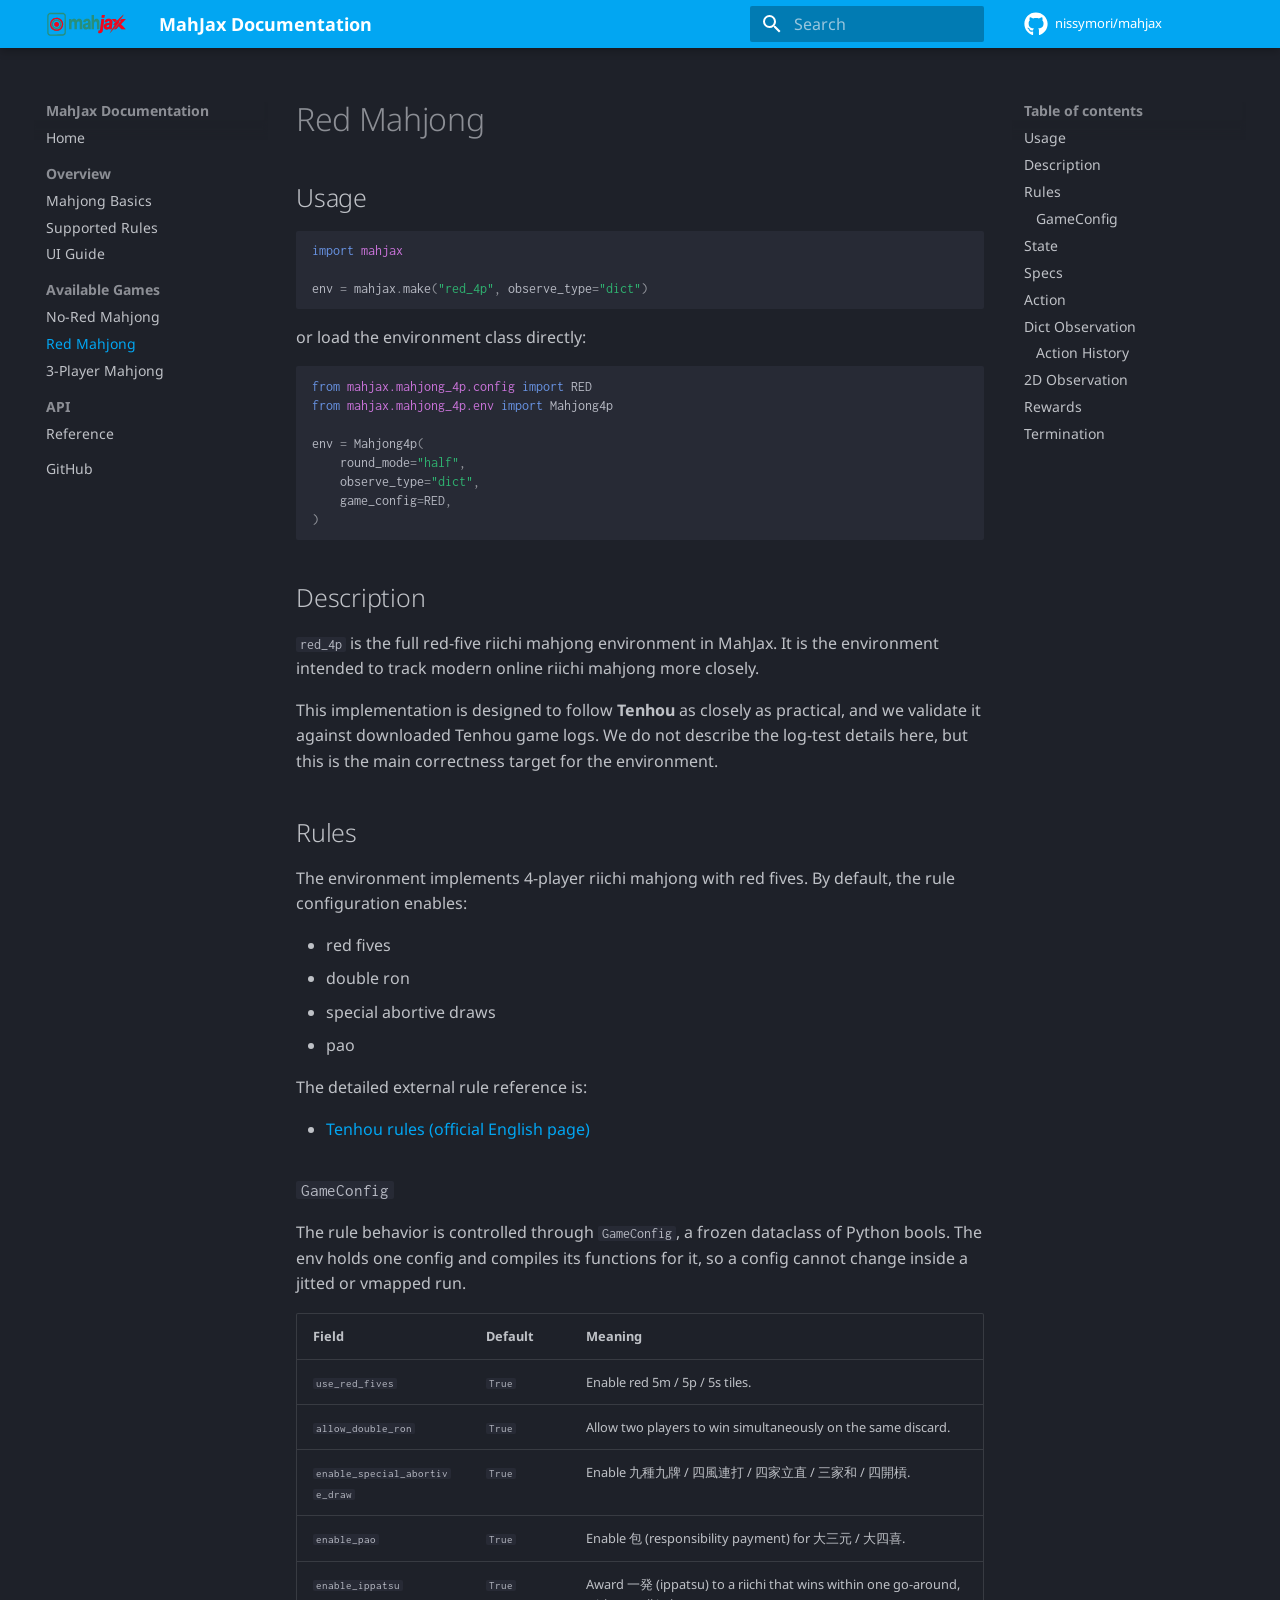
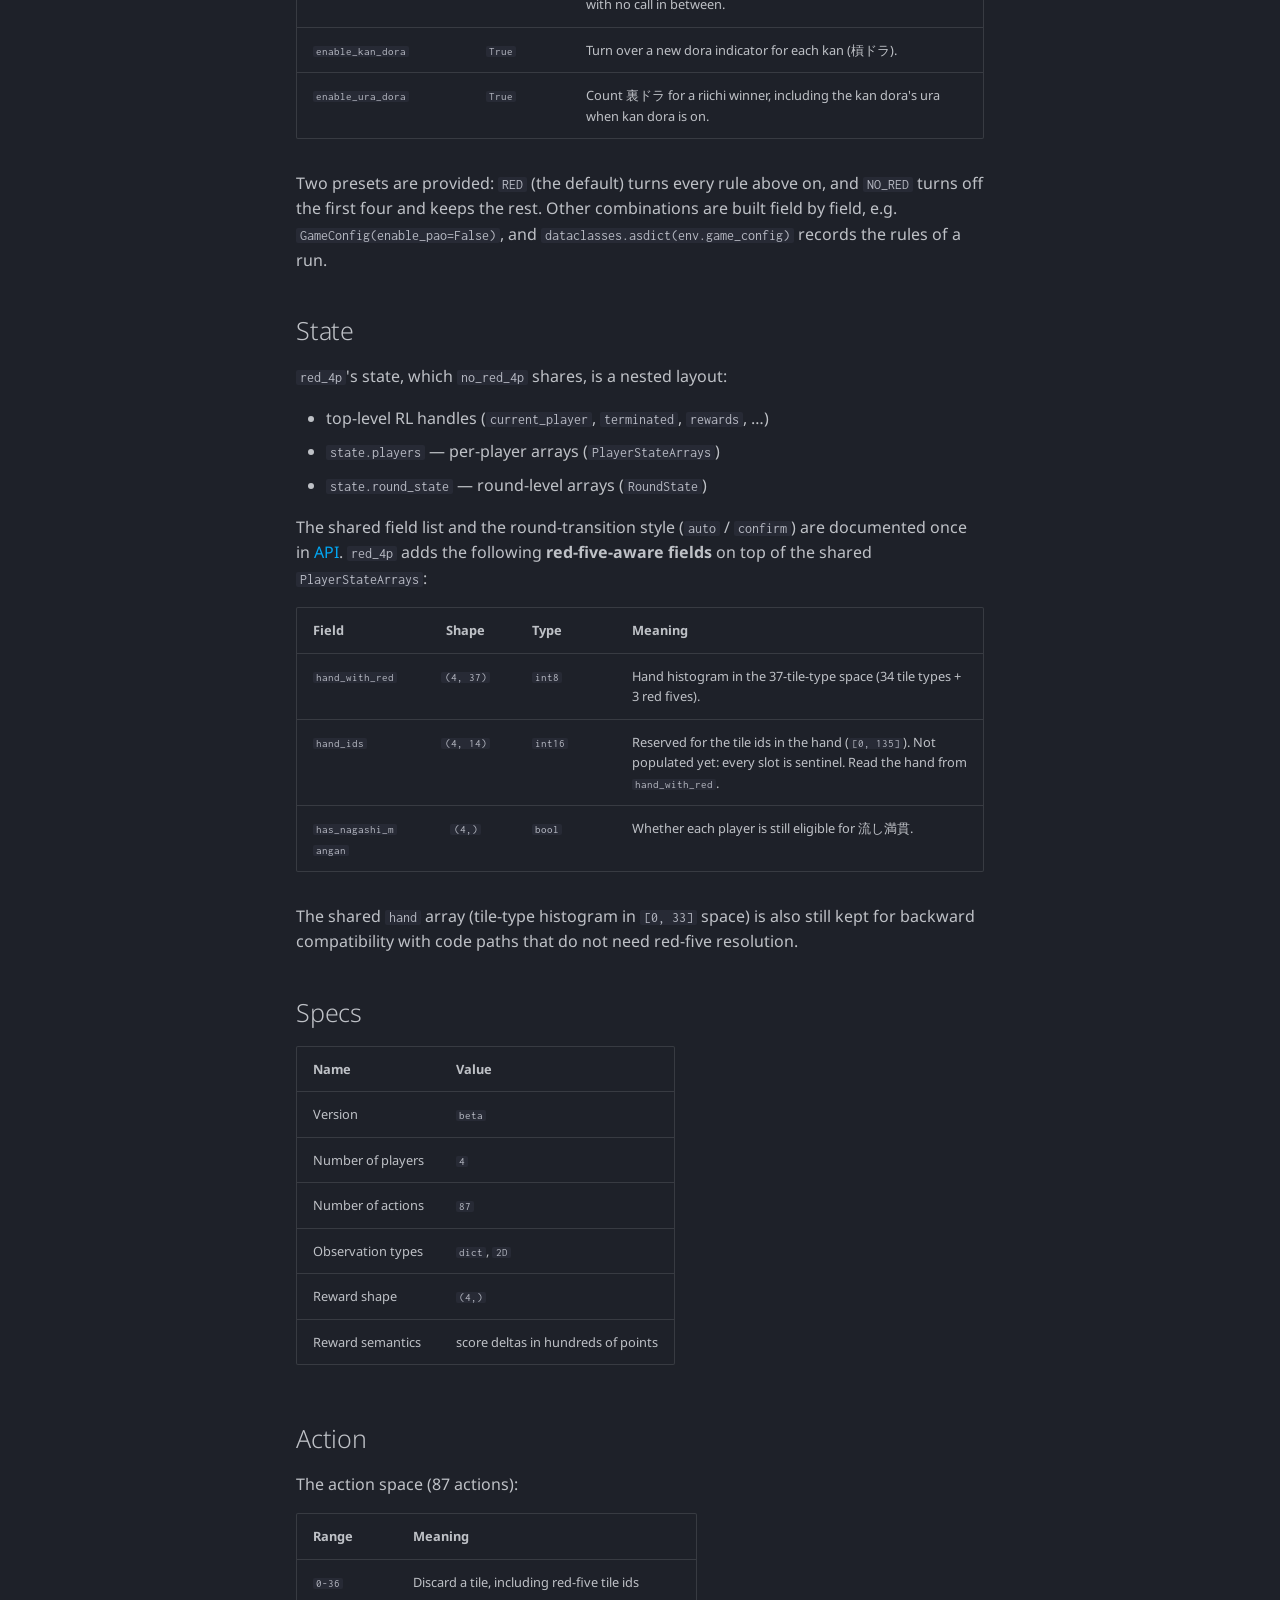
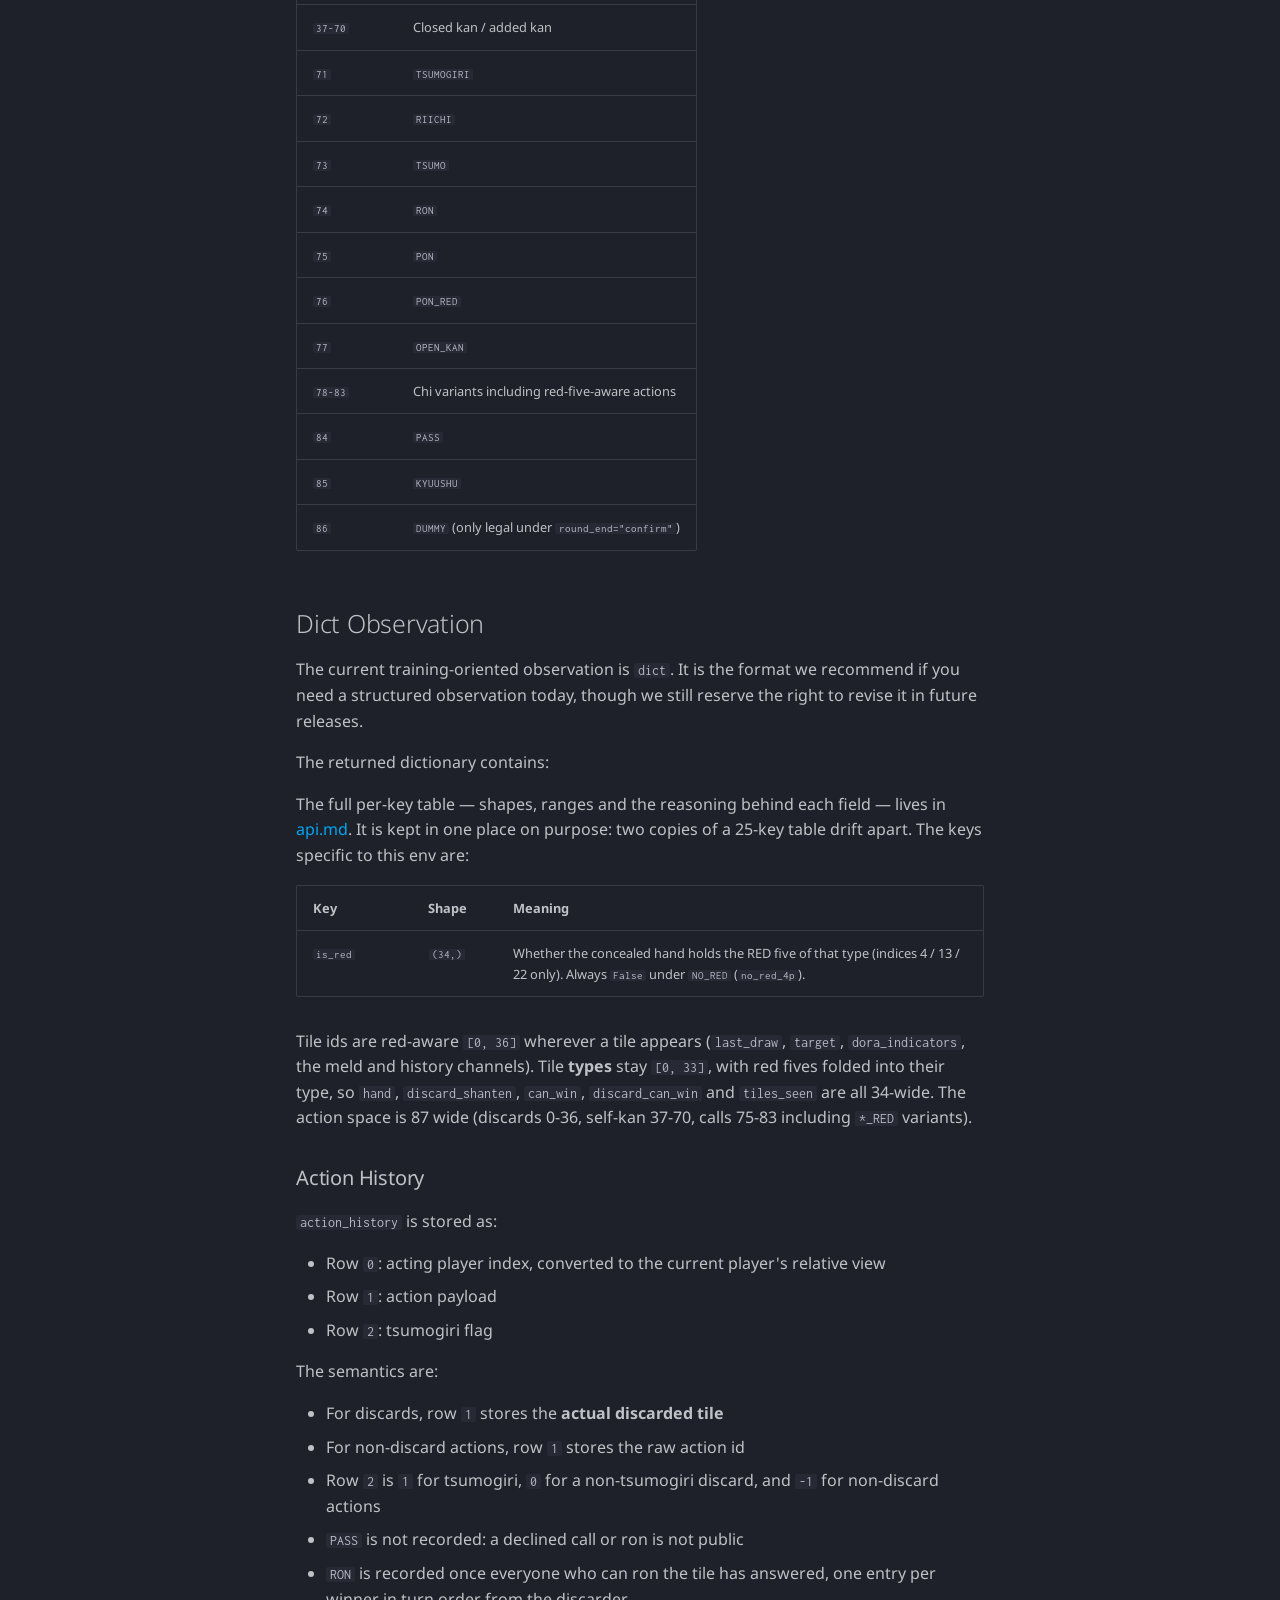
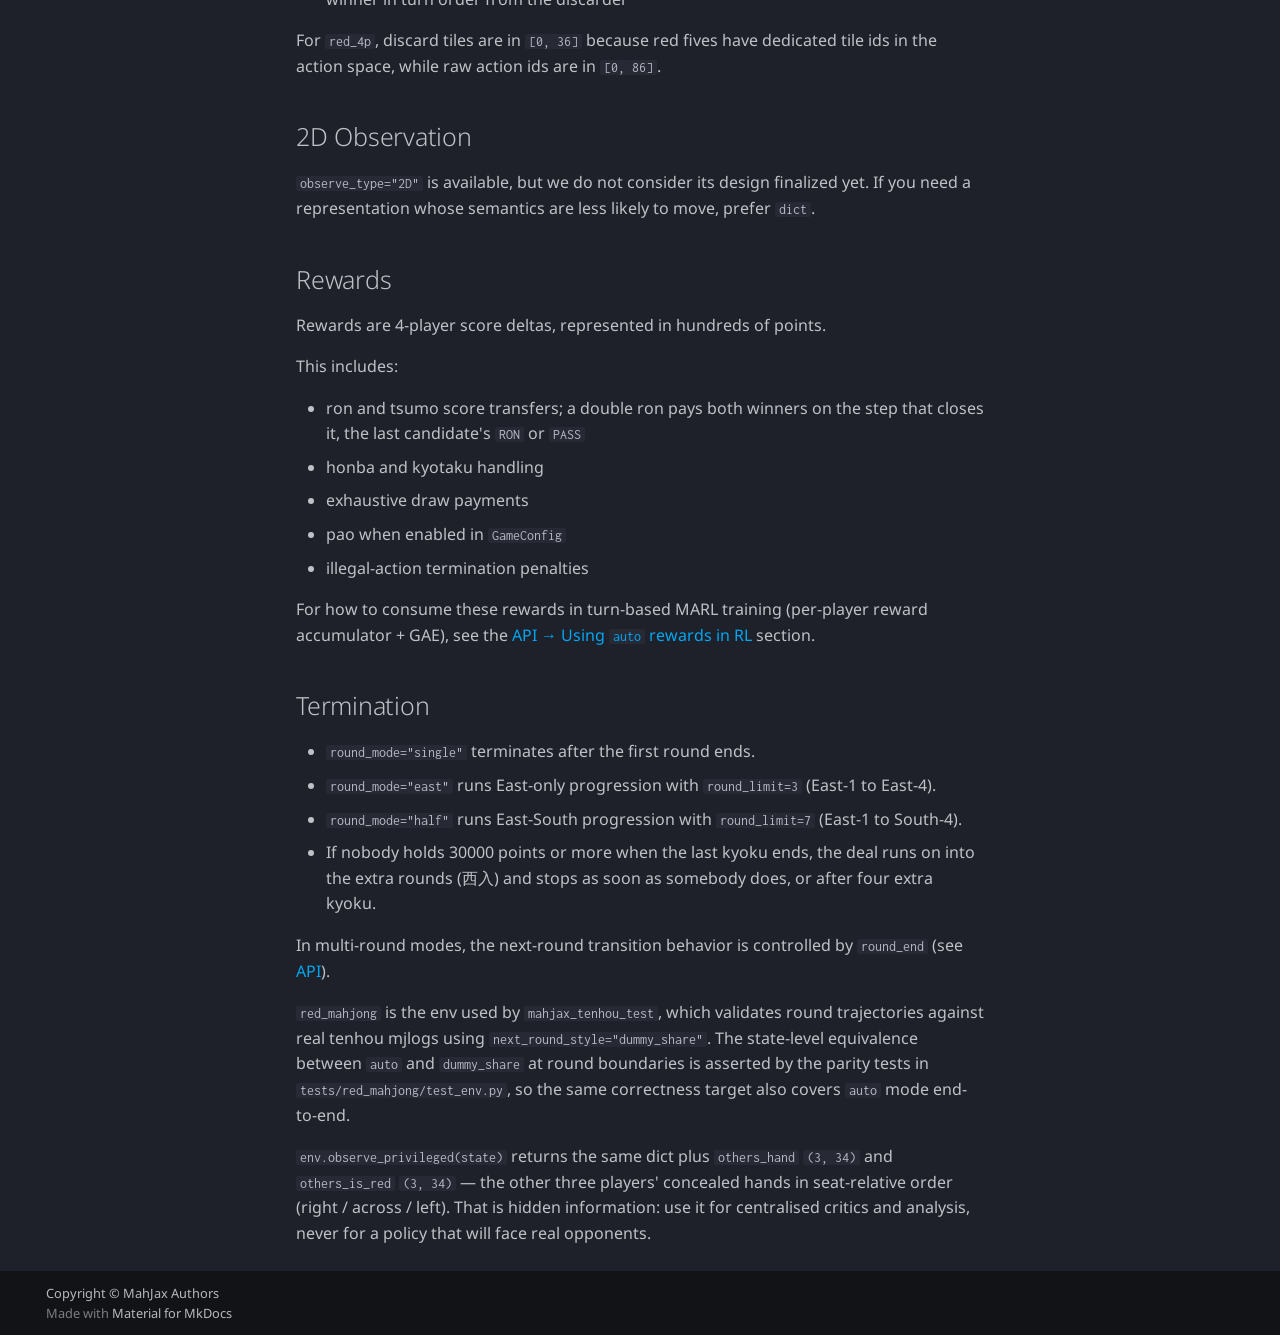
<file: red_mahjong/index.html>
<!doctype html>
<html lang="en" class="no-js">
  <head>
    
      <meta charset="utf-8">
      <meta name="viewport" content="width=device-width,initial-scale=1">
      
        <meta name="description" content="GPU-accelerated Riichi Mahjong simulators for reinforcement learning">
      
      
        <meta name="author" content="Soichiro Nishimori">
      
      
        <link rel="canonical" href="https://nissymori.github.io/mahjax/red_mahjong/">
      
      
        <link rel="prev" href="../no_red_mahjong/">
      
      
        <link rel="next" href="../mahjong_3p/">
      
      
        
      
      
      <link rel="icon" href="../assets/logo.svg">
      <meta name="generator" content="mkdocs-1.6.1, mkdocs-material-9.8.1">
    
    
      
        <title>Red Mahjong - MahJax Documentation</title>
      
    
    
      <link rel="stylesheet" href="../assets/stylesheets/main.57a0d79d.min.css">
      
        
        <link rel="stylesheet" href="../assets/stylesheets/palette.fb2fffe2.min.css">
      
      


    
    
      
    
    
      
        
        
        <link rel="preconnect" href="https://fonts.gstatic.com" crossorigin>
        <link rel="stylesheet" href="https://fonts.googleapis.com/css?family=Noto+Sans:300,300i,400,400i,700,700i%7CInconsolata:400,400i,700,700i&display=fallback">
        <style>:root{--md-text-font:"Noto Sans";--md-code-font:"Inconsolata"}</style>
      
    
    
      <link rel="stylesheet" href="../assets/_mkdocstrings.css">
    
    <script>__md_scope=new URL("..",location),__md_hash=e=>[...e].reduce(((e,_)=>(e<<5)-e+_.charCodeAt(0)),0),__md_get=(e,_=localStorage,t=__md_scope)=>JSON.parse(_.getItem(t.pathname+"."+e)),__md_set=(e,_,t=localStorage,a=__md_scope)=>{try{t.setItem(a.pathname+"."+e,JSON.stringify(_))}catch(e){}}</script>
    
      

    
    
  </head>
  
  
    
    
    
    
    
    <body dir="ltr" data-md-color-scheme="slate" data-md-color-primary="light-blue" data-md-color-accent="cyan">
  
    
    <input class="md-toggle" data-md-toggle="drawer" type="checkbox" id="__drawer" autocomplete="off">
    <input class="md-toggle" data-md-toggle="search" type="checkbox" id="__search" autocomplete="off">
    <label class="md-overlay" for="__drawer"></label>
    <div data-md-component="skip">
      
        
        <a href="#red-mahjong" class="md-skip">
          Skip to content
        </a>
      
    </div>
    <div data-md-component="announce">
      
    </div>
    
    
      

  

<header class="md-header md-header--shadow" data-md-component="header">
  <nav class="md-header__inner md-grid" aria-label="Header">
    <a href=".." title="MahJax Documentation" class="md-header__button md-logo" aria-label="MahJax Documentation" data-md-component="logo">
      
  <img src="../assets/logo.svg" alt="logo">

    </a>
    <label class="md-header__button md-icon" for="__drawer">
      
      <svg xmlns="http://www.w3.org/2000/svg" viewBox="0 0 24 24"><path d="M3 6h18v2H3zm0 5h18v2H3zm0 5h18v2H3z"/></svg>
    </label>
    <div class="md-header__title" data-md-component="header-title">
      <div class="md-header__ellipsis">
        <div class="md-header__topic">
          <span class="md-ellipsis">
            MahJax Documentation
          </span>
        </div>
        <div class="md-header__topic" data-md-component="header-topic">
          <span class="md-ellipsis">
            
              Red Mahjong
            
          </span>
        </div>
      </div>
    </div>
    
      
    
    
    
    
      
      
        <label class="md-header__button md-icon" for="__search">
          
          <svg xmlns="http://www.w3.org/2000/svg" viewBox="0 0 24 24"><path d="M9.5 3A6.5 6.5 0 0 1 16 9.5c0 1.61-.59 3.09-1.56 4.23l.27.27h.79l5 5-1.5 1.5-5-5v-.79l-.27-.27A6.52 6.52 0 0 1 9.5 16 6.5 6.5 0 0 1 3 9.5 6.5 6.5 0 0 1 9.5 3m0 2C7 5 5 7 5 9.5S7 14 9.5 14 14 12 14 9.5 12 5 9.5 5"/></svg>
        </label>
        <div class="md-search" data-md-component="search" role="dialog">
  <label class="md-search__overlay" for="__search"></label>
  <div class="md-search__inner" role="search">
    <form class="md-search__form" name="search">
      <input type="text" class="md-search__input" name="query" aria-label="Search" placeholder="Search" autocapitalize="off" autocorrect="off" autocomplete="off" spellcheck="false" data-md-component="search-query" required>
      <label class="md-search__icon md-icon" for="__search">
        
        <svg xmlns="http://www.w3.org/2000/svg" viewBox="0 0 24 24"><path d="M9.5 3A6.5 6.5 0 0 1 16 9.5c0 1.61-.59 3.09-1.56 4.23l.27.27h.79l5 5-1.5 1.5-5-5v-.79l-.27-.27A6.52 6.52 0 0 1 9.5 16 6.5 6.5 0 0 1 3 9.5 6.5 6.5 0 0 1 9.5 3m0 2C7 5 5 7 5 9.5S7 14 9.5 14 14 12 14 9.5 12 5 9.5 5"/></svg>
        
        <svg xmlns="http://www.w3.org/2000/svg" viewBox="0 0 24 24"><path d="M20 11v2H8l5.5 5.5-1.42 1.42L4.16 12l7.92-7.92L13.5 5.5 8 11z"/></svg>
      </label>
      <nav class="md-search__options" aria-label="Search">
        
        <button type="reset" class="md-search__icon md-icon" title="Clear" aria-label="Clear" tabindex="-1">
          
          <svg xmlns="http://www.w3.org/2000/svg" viewBox="0 0 24 24"><path d="M19 6.41 17.59 5 12 10.59 6.41 5 5 6.41 10.59 12 5 17.59 6.41 19 12 13.41 17.59 19 19 17.59 13.41 12z"/></svg>
        </button>
      </nav>
      
    </form>
    <div class="md-search__output">
      <div class="md-search__scrollwrap" tabindex="0" data-md-scrollfix>
        <div class="md-search-result" data-md-component="search-result">
          <div class="md-search-result__meta">
            Initializing search
          </div>
          <ol class="md-search-result__list" role="presentation"></ol>
        </div>
      </div>
    </div>
  </div>
</div>
      
    
    
      <div class="md-header__source">
        <a href="https://github.com/nissymori/mahjax" title="Go to repository" class="md-source" data-md-component="source">
  <div class="md-source__icon md-icon">
    
    <svg xmlns="http://www.w3.org/2000/svg" viewBox="0 0 512 512"><!--! Font Awesome Free 7.1.0 by @fontawesome - https://fontawesome.com License - https://fontawesome.com/license/free (Icons: CC BY 4.0, Fonts: SIL OFL 1.1, Code: MIT License) Copyright 2025 Fonticons, Inc.--><path d="M173.9 397.4c0 2-2.3 3.6-5.2 3.6-3.3.3-5.6-1.3-5.6-3.6 0-2 2.3-3.6 5.2-3.6 3-.3 5.6 1.3 5.6 3.6m-31.1-4.5c-.7 2 1.3 4.3 4.3 4.9 2.6 1 5.6 0 6.2-2s-1.3-4.3-4.3-5.2c-2.6-.7-5.5.3-6.2 2.3m44.2-1.7c-2.9.7-4.9 2.6-4.6 4.9.3 2 2.9 3.3 5.9 2.6 2.9-.7 4.9-2.6 4.6-4.6-.3-1.9-3-3.2-5.9-2.9M252.8 8C114.1 8 8 113.3 8 252c0 110.9 69.8 205.8 169.5 239.2 12.8 2.3 17.3-5.6 17.3-12.1 0-6.2-.3-40.4-.3-61.4 0 0-70 15-84.7-29.8 0 0-11.4-29.1-27.8-36.6 0 0-22.9-15.7 1.6-15.4 0 0 24.9 2 38.6 25.8 21.9 38.6 58.6 27.5 72.9 20.9 2.3-16 8.8-27.1 16-33.7-55.9-6.2-112.3-14.3-112.3-110.5 0-27.5 7.6-41.3 23.6-58.9-2.6-6.5-11.1-33.3 2.6-67.9 20.9-6.5 69 27 69 27 20-5.6 41.5-8.5 62.8-8.5s42.8 2.9 62.8 8.5c0 0 48.1-33.6 69-27 13.7 34.7 5.2 61.4 2.6 67.9 16 17.7 25.8 31.5 25.8 58.9 0 96.5-58.9 104.2-114.8 110.5 9.2 7.9 17 22.9 17 46.4 0 33.7-.3 75.4-.3 83.6 0 6.5 4.6 14.4 17.3 12.1C436.2 457.8 504 362.9 504 252 504 113.3 391.5 8 252.8 8M105.2 352.9c-1.3 1-1 3.3.7 5.2 1.6 1.6 3.9 2.3 5.2 1 1.3-1 1-3.3-.7-5.2-1.6-1.6-3.9-2.3-5.2-1m-10.8-8.1c-.7 1.3.3 2.9 2.3 3.9 1.6 1 3.6.7 4.3-.7.7-1.3-.3-2.9-2.3-3.9-2-.6-3.6-.3-4.3.7m32.4 35.6c-1.6 1.3-1 4.3 1.3 6.2 2.3 2.3 5.2 2.6 6.5 1 1.3-1.3.7-4.3-1.3-6.2-2.2-2.3-5.2-2.6-6.5-1m-11.4-14.7c-1.6 1-1.6 3.6 0 5.9s4.3 3.3 5.6 2.3c1.6-1.3 1.6-3.9 0-6.2-1.4-2.3-4-3.3-5.6-2"/></svg>
  </div>
  <div class="md-source__repository">
    nissymori/mahjax
  </div>
</a>
      </div>
    
  </nav>
  
</header>
    
    <div class="md-container" data-md-component="container">
      
      
        
          
        
      
      <main class="md-main" data-md-component="main">
        <div class="md-main__inner md-grid">
          
            
              
              <div class="md-sidebar md-sidebar--primary" data-md-component="sidebar" data-md-type="navigation" >
                <div class="md-sidebar__scrollwrap">
                  <div class="md-sidebar__inner">
                    



<nav class="md-nav md-nav--primary" aria-label="Navigation" data-md-level="0">
  <label class="md-nav__title" for="__drawer">
    <a href=".." title="MahJax Documentation" class="md-nav__button md-logo" aria-label="MahJax Documentation" data-md-component="logo">
      
  <img src="../assets/logo.svg" alt="logo">

    </a>
    MahJax Documentation
  </label>
  
    <div class="md-nav__source">
      <a href="https://github.com/nissymori/mahjax" title="Go to repository" class="md-source" data-md-component="source">
  <div class="md-source__icon md-icon">
    
    <svg xmlns="http://www.w3.org/2000/svg" viewBox="0 0 512 512"><!--! Font Awesome Free 7.1.0 by @fontawesome - https://fontawesome.com License - https://fontawesome.com/license/free (Icons: CC BY 4.0, Fonts: SIL OFL 1.1, Code: MIT License) Copyright 2025 Fonticons, Inc.--><path d="M173.9 397.4c0 2-2.3 3.6-5.2 3.6-3.3.3-5.6-1.3-5.6-3.6 0-2 2.3-3.6 5.2-3.6 3-.3 5.6 1.3 5.6 3.6m-31.1-4.5c-.7 2 1.3 4.3 4.3 4.9 2.6 1 5.6 0 6.2-2s-1.3-4.3-4.3-5.2c-2.6-.7-5.5.3-6.2 2.3m44.2-1.7c-2.9.7-4.9 2.6-4.6 4.9.3 2 2.9 3.3 5.9 2.6 2.9-.7 4.9-2.6 4.6-4.6-.3-1.9-3-3.2-5.9-2.9M252.8 8C114.1 8 8 113.3 8 252c0 110.9 69.8 205.8 169.5 239.2 12.8 2.3 17.3-5.6 17.3-12.1 0-6.2-.3-40.4-.3-61.4 0 0-70 15-84.7-29.8 0 0-11.4-29.1-27.8-36.6 0 0-22.9-15.7 1.6-15.4 0 0 24.9 2 38.6 25.8 21.9 38.6 58.6 27.5 72.9 20.9 2.3-16 8.8-27.1 16-33.7-55.9-6.2-112.3-14.3-112.3-110.5 0-27.5 7.6-41.3 23.6-58.9-2.6-6.5-11.1-33.3 2.6-67.9 20.9-6.5 69 27 69 27 20-5.6 41.5-8.5 62.8-8.5s42.8 2.9 62.8 8.5c0 0 48.1-33.6 69-27 13.7 34.7 5.2 61.4 2.6 67.9 16 17.7 25.8 31.5 25.8 58.9 0 96.5-58.9 104.2-114.8 110.5 9.2 7.9 17 22.9 17 46.4 0 33.7-.3 75.4-.3 83.6 0 6.5 4.6 14.4 17.3 12.1C436.2 457.8 504 362.9 504 252 504 113.3 391.5 8 252.8 8M105.2 352.9c-1.3 1-1 3.3.7 5.2 1.6 1.6 3.9 2.3 5.2 1 1.3-1 1-3.3-.7-5.2-1.6-1.6-3.9-2.3-5.2-1m-10.8-8.1c-.7 1.3.3 2.9 2.3 3.9 1.6 1 3.6.7 4.3-.7.7-1.3-.3-2.9-2.3-3.9-2-.6-3.6-.3-4.3.7m32.4 35.6c-1.6 1.3-1 4.3 1.3 6.2 2.3 2.3 5.2 2.6 6.5 1 1.3-1.3.7-4.3-1.3-6.2-2.2-2.3-5.2-2.6-6.5-1m-11.4-14.7c-1.6 1-1.6 3.6 0 5.9s4.3 3.3 5.6 2.3c1.6-1.3 1.6-3.9 0-6.2-1.4-2.3-4-3.3-5.6-2"/></svg>
  </div>
  <div class="md-source__repository">
    nissymori/mahjax
  </div>
</a>
    </div>
  
  <ul class="md-nav__list" data-md-scrollfix>
    
      
      
  
  
  
  
    <li class="md-nav__item">
      <a href=".." class="md-nav__link">
        
  
  
  <span class="md-ellipsis">
    
  
    Home
  

    
  </span>
  
  

      </a>
    </li>
  

    
      
      
  
  
  
  
    
    
    
    
      
        
        
      
    
    
    <li class="md-nav__item md-nav__item--section md-nav__item--nested">
      
        
        
        <input class="md-nav__toggle md-toggle " type="checkbox" id="__nav_2" >
        
          
          <label class="md-nav__link" for="__nav_2" id="__nav_2_label" tabindex="">
            
  
  
  <span class="md-ellipsis">
    
  
    Overview
  

    
  </span>
  
  

            <span class="md-nav__icon md-icon"></span>
          </label>
        
        <nav class="md-nav" data-md-level="1" aria-labelledby="__nav_2_label" aria-expanded="false">
          <label class="md-nav__title" for="__nav_2">
            <span class="md-nav__icon md-icon"></span>
            
  
    Overview
  

          </label>
          <ul class="md-nav__list" data-md-scrollfix>
            
              
                
  
  
  
  
    <li class="md-nav__item">
      <a href="../mahjong-basics/" class="md-nav__link">
        
  
  
  <span class="md-ellipsis">
    
  
    Mahjong Basics
  

    
  </span>
  
  

      </a>
    </li>
  

              
            
              
                
  
  
  
  
    <li class="md-nav__item">
      <a href="../rule/" class="md-nav__link">
        
  
  
  <span class="md-ellipsis">
    
  
    Supported Rules
  

    
  </span>
  
  

      </a>
    </li>
  

              
            
              
                
  
  
  
  
    <li class="md-nav__item">
      <a href="../ui/" class="md-nav__link">
        
  
  
  <span class="md-ellipsis">
    
  
    UI Guide
  

    
  </span>
  
  

      </a>
    </li>
  

              
            
          </ul>
        </nav>
      
    </li>
  

    
      
      
  
  
    
  
  
  
    
    
    
    
      
        
        
      
    
    
    <li class="md-nav__item md-nav__item--active md-nav__item--section md-nav__item--nested">
      
        
        
        <input class="md-nav__toggle md-toggle " type="checkbox" id="__nav_3" checked>
        
          
          <label class="md-nav__link" for="__nav_3" id="__nav_3_label" tabindex="">
            
  
  
  <span class="md-ellipsis">
    
  
    Available Games
  

    
  </span>
  
  

            <span class="md-nav__icon md-icon"></span>
          </label>
        
        <nav class="md-nav" data-md-level="1" aria-labelledby="__nav_3_label" aria-expanded="true">
          <label class="md-nav__title" for="__nav_3">
            <span class="md-nav__icon md-icon"></span>
            
  
    Available Games
  

          </label>
          <ul class="md-nav__list" data-md-scrollfix>
            
              
                
  
  
  
  
    <li class="md-nav__item">
      <a href="../no_red_mahjong/" class="md-nav__link">
        
  
  
  <span class="md-ellipsis">
    
  
    No-Red Mahjong
  

    
  </span>
  
  

      </a>
    </li>
  

              
            
              
                
  
  
    
  
  
  
    <li class="md-nav__item md-nav__item--active">
      
      <input class="md-nav__toggle md-toggle" type="checkbox" id="__toc">
      
      
        
      
      
        <label class="md-nav__link md-nav__link--active" for="__toc">
          
  
  
  <span class="md-ellipsis">
    
  
    Red Mahjong
  

    
  </span>
  
  

          <span class="md-nav__icon md-icon"></span>
        </label>
      
      <a href="./" class="md-nav__link md-nav__link--active">
        
  
  
  <span class="md-ellipsis">
    
  
    Red Mahjong
  

    
  </span>
  
  

      </a>
      
        

<nav class="md-nav md-nav--secondary" aria-label="Table of contents">
  
  
  
    
  
  
    <label class="md-nav__title" for="__toc">
      <span class="md-nav__icon md-icon"></span>
      Table of contents
    </label>
    <ul class="md-nav__list" data-md-component="toc" data-md-scrollfix>
      
        <li class="md-nav__item">
  <a href="#usage" class="md-nav__link">
    <span class="md-ellipsis">
      
        Usage
      
    </span>
  </a>
  
</li>
      
        <li class="md-nav__item">
  <a href="#description" class="md-nav__link">
    <span class="md-ellipsis">
      
        Description
      
    </span>
  </a>
  
</li>
      
        <li class="md-nav__item">
  <a href="#rules" class="md-nav__link">
    <span class="md-ellipsis">
      
        Rules
      
    </span>
  </a>
  
    <nav class="md-nav" aria-label="Rules">
      <ul class="md-nav__list">
        
          <li class="md-nav__item">
  <a href="#gameconfig" class="md-nav__link">
    <span class="md-ellipsis">
      
        GameConfig
      
    </span>
  </a>
  
</li>
        
      </ul>
    </nav>
  
</li>
      
        <li class="md-nav__item">
  <a href="#state" class="md-nav__link">
    <span class="md-ellipsis">
      
        State
      
    </span>
  </a>
  
</li>
      
        <li class="md-nav__item">
  <a href="#specs" class="md-nav__link">
    <span class="md-ellipsis">
      
        Specs
      
    </span>
  </a>
  
</li>
      
        <li class="md-nav__item">
  <a href="#action" class="md-nav__link">
    <span class="md-ellipsis">
      
        Action
      
    </span>
  </a>
  
</li>
      
        <li class="md-nav__item">
  <a href="#dict-observation" class="md-nav__link">
    <span class="md-ellipsis">
      
        Dict Observation
      
    </span>
  </a>
  
    <nav class="md-nav" aria-label="Dict Observation">
      <ul class="md-nav__list">
        
          <li class="md-nav__item">
  <a href="#action-history" class="md-nav__link">
    <span class="md-ellipsis">
      
        Action History
      
    </span>
  </a>
  
</li>
        
      </ul>
    </nav>
  
</li>
      
        <li class="md-nav__item">
  <a href="#2d-observation" class="md-nav__link">
    <span class="md-ellipsis">
      
        2D Observation
      
    </span>
  </a>
  
</li>
      
        <li class="md-nav__item">
  <a href="#rewards" class="md-nav__link">
    <span class="md-ellipsis">
      
        Rewards
      
    </span>
  </a>
  
</li>
      
        <li class="md-nav__item">
  <a href="#termination" class="md-nav__link">
    <span class="md-ellipsis">
      
        Termination
      
    </span>
  </a>
  
</li>
      
    </ul>
  
</nav>
      
    </li>
  

              
            
              
                
  
  
  
  
    <li class="md-nav__item">
      <a href="../mahjong_3p/" class="md-nav__link">
        
  
  
  <span class="md-ellipsis">
    
  
    3-Player Mahjong
  

    
  </span>
  
  

      </a>
    </li>
  

              
            
          </ul>
        </nav>
      
    </li>
  

    
      
      
  
  
  
  
    
    
    
    
      
        
        
      
    
    
    <li class="md-nav__item md-nav__item--section md-nav__item--nested">
      
        
        
        <input class="md-nav__toggle md-toggle " type="checkbox" id="__nav_4" >
        
          
          <label class="md-nav__link" for="__nav_4" id="__nav_4_label" tabindex="">
            
  
  
  <span class="md-ellipsis">
    
  
    API
  

    
  </span>
  
  

            <span class="md-nav__icon md-icon"></span>
          </label>
        
        <nav class="md-nav" data-md-level="1" aria-labelledby="__nav_4_label" aria-expanded="false">
          <label class="md-nav__title" for="__nav_4">
            <span class="md-nav__icon md-icon"></span>
            
  
    API
  

          </label>
          <ul class="md-nav__list" data-md-scrollfix>
            
              
                
  
  
  
  
    <li class="md-nav__item">
      <a href="../api/" class="md-nav__link">
        
  
  
  <span class="md-ellipsis">
    
  
    Reference
  

    
  </span>
  
  

      </a>
    </li>
  

              
            
          </ul>
        </nav>
      
    </li>
  

    
      
      
  
  
  
  
    <li class="md-nav__item">
      <a href="https://github.com/nissymori/mahjax" class="md-nav__link">
        
  
  
  <span class="md-ellipsis">
    
  
    GitHub
  

    
  </span>
  
  

      </a>
    </li>
  

    
  </ul>
</nav>
                  </div>
                </div>
              </div>
            
            
              
              <div class="md-sidebar md-sidebar--secondary" data-md-component="sidebar" data-md-type="toc" >
                <div class="md-sidebar__scrollwrap">
                  <div class="md-sidebar__inner">
                    

<nav class="md-nav md-nav--secondary" aria-label="Table of contents">
  
  
  
    
  
  
    <label class="md-nav__title" for="__toc">
      <span class="md-nav__icon md-icon"></span>
      Table of contents
    </label>
    <ul class="md-nav__list" data-md-component="toc" data-md-scrollfix>
      
        <li class="md-nav__item">
  <a href="#usage" class="md-nav__link">
    <span class="md-ellipsis">
      
        Usage
      
    </span>
  </a>
  
</li>
      
        <li class="md-nav__item">
  <a href="#description" class="md-nav__link">
    <span class="md-ellipsis">
      
        Description
      
    </span>
  </a>
  
</li>
      
        <li class="md-nav__item">
  <a href="#rules" class="md-nav__link">
    <span class="md-ellipsis">
      
        Rules
      
    </span>
  </a>
  
    <nav class="md-nav" aria-label="Rules">
      <ul class="md-nav__list">
        
          <li class="md-nav__item">
  <a href="#gameconfig" class="md-nav__link">
    <span class="md-ellipsis">
      
        GameConfig
      
    </span>
  </a>
  
</li>
        
      </ul>
    </nav>
  
</li>
      
        <li class="md-nav__item">
  <a href="#state" class="md-nav__link">
    <span class="md-ellipsis">
      
        State
      
    </span>
  </a>
  
</li>
      
        <li class="md-nav__item">
  <a href="#specs" class="md-nav__link">
    <span class="md-ellipsis">
      
        Specs
      
    </span>
  </a>
  
</li>
      
        <li class="md-nav__item">
  <a href="#action" class="md-nav__link">
    <span class="md-ellipsis">
      
        Action
      
    </span>
  </a>
  
</li>
      
        <li class="md-nav__item">
  <a href="#dict-observation" class="md-nav__link">
    <span class="md-ellipsis">
      
        Dict Observation
      
    </span>
  </a>
  
    <nav class="md-nav" aria-label="Dict Observation">
      <ul class="md-nav__list">
        
          <li class="md-nav__item">
  <a href="#action-history" class="md-nav__link">
    <span class="md-ellipsis">
      
        Action History
      
    </span>
  </a>
  
</li>
        
      </ul>
    </nav>
  
</li>
      
        <li class="md-nav__item">
  <a href="#2d-observation" class="md-nav__link">
    <span class="md-ellipsis">
      
        2D Observation
      
    </span>
  </a>
  
</li>
      
        <li class="md-nav__item">
  <a href="#rewards" class="md-nav__link">
    <span class="md-ellipsis">
      
        Rewards
      
    </span>
  </a>
  
</li>
      
        <li class="md-nav__item">
  <a href="#termination" class="md-nav__link">
    <span class="md-ellipsis">
      
        Termination
      
    </span>
  </a>
  
</li>
      
    </ul>
  
</nav>
                  </div>
                </div>
              </div>
            
          
          
            <div class="md-content" data-md-component="content">
              
              <article class="md-content__inner md-typeset">
                
                  


  
  


<h1 id="red-mahjong">Red Mahjong</h1>
<h2 id="usage">Usage</h2>
<div class="language-py highlight"><pre><span></span><code><span id="__span-0-1"><a id="__codelineno-0-1" name="__codelineno-0-1" href="#__codelineno-0-1"></a><span class="kn">import</span><span class="w"> </span><span class="nn">mahjax</span>
</span><span id="__span-0-2"><a id="__codelineno-0-2" name="__codelineno-0-2" href="#__codelineno-0-2"></a>
</span><span id="__span-0-3"><a id="__codelineno-0-3" name="__codelineno-0-3" href="#__codelineno-0-3"></a><span class="n">env</span> <span class="o">=</span> <span class="n">mahjax</span><span class="o">.</span><span class="n">make</span><span class="p">(</span><span class="s2">"red_4p"</span><span class="p">,</span> <span class="n">observe_type</span><span class="o">=</span><span class="s2">"dict"</span><span class="p">)</span>
</span></code></pre></div>
<p>or load the environment class directly:</p>
<div class="language-py highlight"><pre><span></span><code><span id="__span-1-1"><a id="__codelineno-1-1" name="__codelineno-1-1" href="#__codelineno-1-1"></a><span class="kn">from</span><span class="w"> </span><span class="nn">mahjax.mahjong_4p.config</span><span class="w"> </span><span class="kn">import</span> <span class="n">RED</span>
</span><span id="__span-1-2"><a id="__codelineno-1-2" name="__codelineno-1-2" href="#__codelineno-1-2"></a><span class="kn">from</span><span class="w"> </span><span class="nn">mahjax.mahjong_4p.env</span><span class="w"> </span><span class="kn">import</span> <span class="n">Mahjong4p</span>
</span><span id="__span-1-3"><a id="__codelineno-1-3" name="__codelineno-1-3" href="#__codelineno-1-3"></a>
</span><span id="__span-1-4"><a id="__codelineno-1-4" name="__codelineno-1-4" href="#__codelineno-1-4"></a><span class="n">env</span> <span class="o">=</span> <span class="n">Mahjong4p</span><span class="p">(</span>
</span><span id="__span-1-5"><a id="__codelineno-1-5" name="__codelineno-1-5" href="#__codelineno-1-5"></a>    <span class="n">round_mode</span><span class="o">=</span><span class="s2">"half"</span><span class="p">,</span>
</span><span id="__span-1-6"><a id="__codelineno-1-6" name="__codelineno-1-6" href="#__codelineno-1-6"></a>    <span class="n">observe_type</span><span class="o">=</span><span class="s2">"dict"</span><span class="p">,</span>
</span><span id="__span-1-7"><a id="__codelineno-1-7" name="__codelineno-1-7" href="#__codelineno-1-7"></a>    <span class="n">game_config</span><span class="o">=</span><span class="n">RED</span><span class="p">,</span>
</span><span id="__span-1-8"><a id="__codelineno-1-8" name="__codelineno-1-8" href="#__codelineno-1-8"></a><span class="p">)</span>
</span></code></pre></div>
<h2 id="description">Description</h2>
<p><code>red_4p</code> is the full red-five riichi mahjong environment in MahJax. It is the environment intended to track modern online riichi mahjong more closely.</p>
<p>This implementation is designed to follow <strong>Tenhou</strong> as closely as practical, and we validate it against downloaded Tenhou game logs. We do not describe the log-test details here, but this is the main correctness target for the environment.</p>
<h2 id="rules">Rules</h2>
<p>The environment implements 4-player riichi mahjong with red fives. By default, the rule configuration enables:</p>
<ul>
<li>red fives</li>
<li>double ron</li>
<li>special abortive draws</li>
<li>pao</li>
</ul>
<p>The detailed external rule reference is:</p>
<ul>
<li><a href="https://tenhou.net/0/mj/mjlog/en/mjlog-en-rules.html">Tenhou rules (official English page)</a></li>
</ul>
<h3 id="gameconfig"><code>GameConfig</code></h3>
<p>The rule behavior is controlled through <code>GameConfig</code>, a frozen dataclass of Python bools. The env holds one config and compiles its functions for it, so a config cannot change inside a jitted or vmapped run.</p>
<table>
<thead>
<tr>
<th style="text-align: left;">Field</th>
<th style="text-align: left;">Default</th>
<th style="text-align: left;">Meaning</th>
</tr>
</thead>
<tbody>
<tr>
<td style="text-align: left;"><code>use_red_fives</code></td>
<td style="text-align: left;"><code>True</code></td>
<td style="text-align: left;">Enable red 5m / 5p / 5s tiles.</td>
</tr>
<tr>
<td style="text-align: left;"><code>allow_double_ron</code></td>
<td style="text-align: left;"><code>True</code></td>
<td style="text-align: left;">Allow two players to win simultaneously on the same discard.</td>
</tr>
<tr>
<td style="text-align: left;"><code>enable_special_abortive_draw</code></td>
<td style="text-align: left;"><code>True</code></td>
<td style="text-align: left;">Enable 九種九牌 / 四風連打 / 四家立直 / 三家和 / 四開槓.</td>
</tr>
<tr>
<td style="text-align: left;"><code>enable_pao</code></td>
<td style="text-align: left;"><code>True</code></td>
<td style="text-align: left;">Enable 包 (responsibility payment) for 大三元 / 大四喜.</td>
</tr>
<tr>
<td style="text-align: left;"><code>enable_ippatsu</code></td>
<td style="text-align: left;"><code>True</code></td>
<td style="text-align: left;">Award 一発 (ippatsu) to a riichi that wins within one go-around, with no call in between.</td>
</tr>
<tr>
<td style="text-align: left;"><code>enable_kan_dora</code></td>
<td style="text-align: left;"><code>True</code></td>
<td style="text-align: left;">Turn over a new dora indicator for each kan (槓ドラ).</td>
</tr>
<tr>
<td style="text-align: left;"><code>enable_ura_dora</code></td>
<td style="text-align: left;"><code>True</code></td>
<td style="text-align: left;">Count 裏ドラ for a riichi winner, including the kan dora's ura when kan dora is on.</td>
</tr>
</tbody>
</table>
<p>Two presets are provided: <code>RED</code> (the default) turns every rule above on, and <code>NO_RED</code> turns off the first four and keeps the rest. Other combinations are built field by field, e.g. <code>GameConfig(enable_pao=False)</code>, and <code>dataclasses.asdict(env.game_config)</code> records the rules of a run.</p>
<h2 id="state">State</h2>
<p><code>red_4p</code>'s state, which <code>no_red_4p</code> shares, is a nested layout:</p>
<ul>
<li>top-level RL handles (<code>current_player</code>, <code>terminated</code>, <code>rewards</code>, …)</li>
<li><code>state.players</code> — per-player arrays (<code>PlayerStateArrays</code>)</li>
<li><code>state.round_state</code> — round-level arrays (<code>RoundState</code>)</li>
</ul>
<p>The shared field list and the round-transition style (<code>auto</code> / <code>confirm</code>) are documented once in <a href="../api/">API</a>. <code>red_4p</code> adds the following <strong>red-five-aware fields</strong> on top of the shared <code>PlayerStateArrays</code>:</p>
<table>
<thead>
<tr>
<th style="text-align: left;">Field</th>
<th style="text-align: center;">Shape</th>
<th style="text-align: left;">Type</th>
<th style="text-align: left;">Meaning</th>
</tr>
</thead>
<tbody>
<tr>
<td style="text-align: left;"><code>hand_with_red</code></td>
<td style="text-align: center;"><code>(4, 37)</code></td>
<td style="text-align: left;"><code>int8</code></td>
<td style="text-align: left;">Hand histogram in the 37-tile-type space (34 tile types + 3 red fives).</td>
</tr>
<tr>
<td style="text-align: left;"><code>hand_ids</code></td>
<td style="text-align: center;"><code>(4, 14)</code></td>
<td style="text-align: left;"><code>int16</code></td>
<td style="text-align: left;">Reserved for the tile ids in the hand (<code>[0, 135]</code>). Not populated yet: every slot is sentinel. Read the hand from <code>hand_with_red</code>.</td>
</tr>
<tr>
<td style="text-align: left;"><code>has_nagashi_mangan</code></td>
<td style="text-align: center;"><code>(4,)</code></td>
<td style="text-align: left;"><code>bool</code></td>
<td style="text-align: left;">Whether each player is still eligible for 流し満貫.</td>
</tr>
</tbody>
</table>
<p>The shared <code>hand</code> array (tile-type histogram in <code>[0, 33]</code> space) is also still kept for backward compatibility with code paths that do not need red-five resolution.</p>
<h2 id="specs">Specs</h2>
<table>
<thead>
<tr>
<th style="text-align: left;">Name</th>
<th style="text-align: left;">Value</th>
</tr>
</thead>
<tbody>
<tr>
<td style="text-align: left;">Version</td>
<td style="text-align: left;"><code>beta</code></td>
</tr>
<tr>
<td style="text-align: left;">Number of players</td>
<td style="text-align: left;"><code>4</code></td>
</tr>
<tr>
<td style="text-align: left;">Number of actions</td>
<td style="text-align: left;"><code>87</code></td>
</tr>
<tr>
<td style="text-align: left;">Observation types</td>
<td style="text-align: left;"><code>dict</code>, <code>2D</code></td>
</tr>
<tr>
<td style="text-align: left;">Reward shape</td>
<td style="text-align: left;"><code>(4,)</code></td>
</tr>
<tr>
<td style="text-align: left;">Reward semantics</td>
<td style="text-align: left;">score deltas in hundreds of points</td>
</tr>
</tbody>
</table>
<h2 id="action">Action</h2>
<p>The action space (87 actions):</p>
<table>
<thead>
<tr>
<th style="text-align: left;">Range</th>
<th style="text-align: left;">Meaning</th>
</tr>
</thead>
<tbody>
<tr>
<td style="text-align: left;"><code>0-36</code></td>
<td style="text-align: left;">Discard a tile, including red-five tile ids</td>
</tr>
<tr>
<td style="text-align: left;"><code>37-70</code></td>
<td style="text-align: left;">Closed kan / added kan</td>
</tr>
<tr>
<td style="text-align: left;"><code>71</code></td>
<td style="text-align: left;"><code>TSUMOGIRI</code></td>
</tr>
<tr>
<td style="text-align: left;"><code>72</code></td>
<td style="text-align: left;"><code>RIICHI</code></td>
</tr>
<tr>
<td style="text-align: left;"><code>73</code></td>
<td style="text-align: left;"><code>TSUMO</code></td>
</tr>
<tr>
<td style="text-align: left;"><code>74</code></td>
<td style="text-align: left;"><code>RON</code></td>
</tr>
<tr>
<td style="text-align: left;"><code>75</code></td>
<td style="text-align: left;"><code>PON</code></td>
</tr>
<tr>
<td style="text-align: left;"><code>76</code></td>
<td style="text-align: left;"><code>PON_RED</code></td>
</tr>
<tr>
<td style="text-align: left;"><code>77</code></td>
<td style="text-align: left;"><code>OPEN_KAN</code></td>
</tr>
<tr>
<td style="text-align: left;"><code>78-83</code></td>
<td style="text-align: left;">Chi variants including red-five-aware actions</td>
</tr>
<tr>
<td style="text-align: left;"><code>84</code></td>
<td style="text-align: left;"><code>PASS</code></td>
</tr>
<tr>
<td style="text-align: left;"><code>85</code></td>
<td style="text-align: left;"><code>KYUUSHU</code></td>
</tr>
<tr>
<td style="text-align: left;"><code>86</code></td>
<td style="text-align: left;"><code>DUMMY</code> (only legal under <code>round_end="confirm"</code>)</td>
</tr>
</tbody>
</table>
<h2 id="dict-observation">Dict Observation</h2>
<p>The current training-oriented observation is <code>dict</code>. It is the format we recommend if you need a structured observation today, though we still reserve the right to revise it in future releases.</p>
<p>The returned dictionary contains:</p>
<p>The full per-key table — shapes, ranges and the reasoning behind each field — lives in
<a href="../api/#observation-envobserve">api.md</a>. It is kept in one place on purpose: two copies of
a 25-key table drift apart. The keys specific to this env are:</p>
<table>
<thead>
<tr>
<th style="text-align: left;">Key</th>
<th style="text-align: center;">Shape</th>
<th style="text-align: left;">Meaning</th>
</tr>
</thead>
<tbody>
<tr>
<td style="text-align: left;"><code>is_red</code></td>
<td style="text-align: center;"><code>(34,)</code></td>
<td style="text-align: left;">Whether the concealed hand holds the RED five of that type (indices 4 / 13 / 22 only). Always <code>False</code> under <code>NO_RED</code> (<code>no_red_4p</code>).</td>
</tr>
</tbody>
</table>
<p>Tile ids are red-aware <code>[0, 36]</code> wherever a tile appears (<code>last_draw</code>, <code>target</code>,
<code>dora_indicators</code>, the meld and history channels). Tile <strong>types</strong> stay <code>[0, 33]</code>, with red
fives folded into their type, so <code>hand</code>, <code>discard_shanten</code>, <code>can_win</code>, <code>discard_can_win</code> and
<code>tiles_seen</code> are all 34-wide. The action space is 87 wide (discards 0-36, self-kan 37-70,
calls 75-83 including <code>*_RED</code> variants).</p>
<h3 id="action-history">Action History</h3>
<p><code>action_history</code> is stored as:</p>
<ul>
<li>Row <code>0</code>: acting player index, converted to the current player's relative view</li>
<li>Row <code>1</code>: action payload</li>
<li>Row <code>2</code>: tsumogiri flag</li>
</ul>
<p>The semantics are:</p>
<ul>
<li>For discards, row <code>1</code> stores the <strong>actual discarded tile</strong></li>
<li>For non-discard actions, row <code>1</code> stores the raw action id</li>
<li>Row <code>2</code> is <code>1</code> for tsumogiri, <code>0</code> for a non-tsumogiri discard, and <code>-1</code> for non-discard actions</li>
<li><code>PASS</code> is not recorded: a declined call or ron is not public</li>
<li><code>RON</code> is recorded once everyone who can ron the tile has answered, one entry per winner in turn order from the discarder</li>
</ul>
<p>For <code>red_4p</code>, discard tiles are in <code>[0, 36]</code> because red fives have dedicated tile ids in the action space, while raw action ids are in <code>[0, 86]</code>.</p>
<h2 id="2d-observation">2D Observation</h2>
<p><code>observe_type="2D"</code> is available, but we do not consider its design finalized yet. If you need a representation whose semantics are less likely to move, prefer <code>dict</code>.</p>
<h2 id="rewards">Rewards</h2>
<p>Rewards are 4-player score deltas, represented in hundreds of points.</p>
<p>This includes:</p>
<ul>
<li>ron and tsumo score transfers; a double ron pays both winners on the step that closes it, the last candidate's <code>RON</code> or <code>PASS</code></li>
<li>honba and kyotaku handling</li>
<li>exhaustive draw payments</li>
<li>pao when enabled in <code>GameConfig</code></li>
<li>illegal-action termination penalties</li>
</ul>
<p>For how to consume these rewards in turn-based MARL training (per-player reward accumulator + GAE), see the <a href="../api/#using-auto-rewards-in-rl">API → Using <code>auto</code> rewards in RL</a> section.</p>
<h2 id="termination">Termination</h2>
<ul>
<li><code>round_mode="single"</code> terminates after the first round ends.</li>
<li><code>round_mode="east"</code> runs East-only progression with <code>round_limit=3</code> (East-1 to East-4).</li>
<li><code>round_mode="half"</code> runs East-South progression with <code>round_limit=7</code> (East-1 to South-4).</li>
<li>If nobody holds 30000 points or more when the last kyoku ends, the deal runs on into the
  extra rounds (西入) and stops as soon as somebody does, or after four extra kyoku.</li>
</ul>
<p>In multi-round modes, the next-round transition behavior is controlled by <code>round_end</code> (see <a href="../api/#round-transition-style-round_end">API</a>).</p>
<p><code>red_mahjong</code> is the env used by <code>mahjax_tenhou_test</code>, which validates round trajectories against real tenhou mjlogs using <code>next_round_style="dummy_share"</code>. The state-level equivalence between <code>auto</code> and <code>dummy_share</code> at round boundaries is asserted by the parity tests in <code>tests/red_mahjong/test_env.py</code>, so the same correctness target also covers <code>auto</code> mode end-to-end.</p>
<p><code>env.observe_privileged(state)</code> returns the same dict plus <code>others_hand</code> <code>(3, 34)</code> and <code>others_is_red</code> <code>(3, 34)</code> — the other three players' concealed hands in seat-relative order (right / across / left). That is hidden information: use it for centralised critics and analysis, never for a policy that will face real opponents.</p>












                
              </article>
            </div>
          
          
<script>var target=document.getElementById(location.hash.slice(1));target&&target.name&&(target.checked=target.name.startsWith("__tabbed_"))</script>
        </div>
        
      </main>
      
        <footer class="md-footer">
  
  <div class="md-footer-meta md-typeset">
    <div class="md-footer-meta__inner md-grid">
      <div class="md-copyright">
  
    <div class="md-copyright__highlight">
      Copyright © MahJax Authors
    </div>
  
  
    Made with
    <a href="https://squidfunk.github.io/mkdocs-material/" target="_blank" rel="noopener">
      Material for MkDocs
    </a>
  
</div>
      
    </div>
  </div>
</footer>
      
    </div>
    <div class="md-dialog" data-md-component="dialog">
      <div class="md-dialog__inner md-typeset"></div>
    </div>
    
    
    
      
      
      <script id="__config" type="application/json">{"annotate": null, "base": "..", "features": ["navigation.sections", "header.autohide"], "search": "../assets/javascripts/workers/search.a7633da7.min.js", "tags": null, "translations": {"clipboard.copied": "Copied to clipboard", "clipboard.copy": "Copy to clipboard", "search.result.more.one": "1 more on this page", "search.result.more.other": "# more on this page", "search.result.none": "No matching documents", "search.result.one": "1 matching document", "search.result.other": "# matching documents", "search.result.placeholder": "Type to start searching", "search.result.term.missing": "Missing", "select.version": "Select version"}, "version": null}</script>
    
    
      <script src="../assets/javascripts/bundle.a5f9d56c.min.js"></script>
      
    
  </body>
</html>
</file>
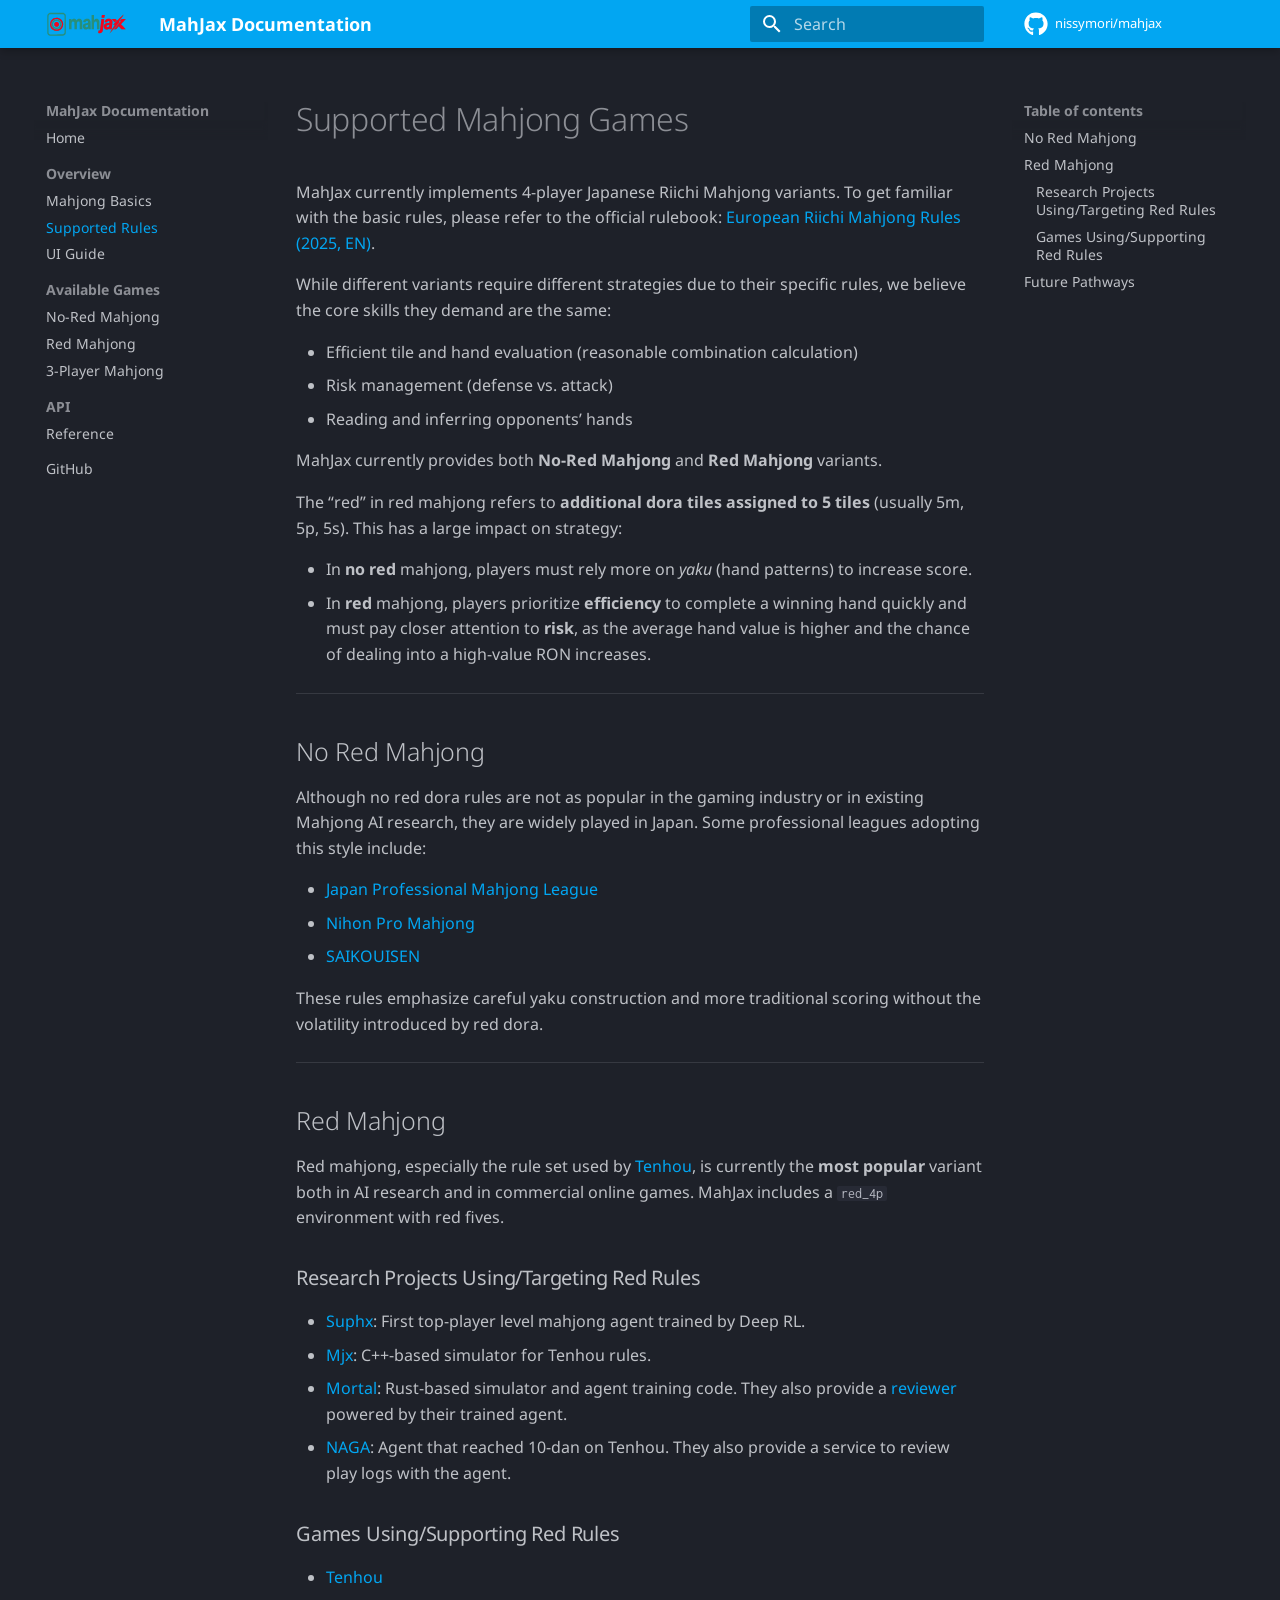
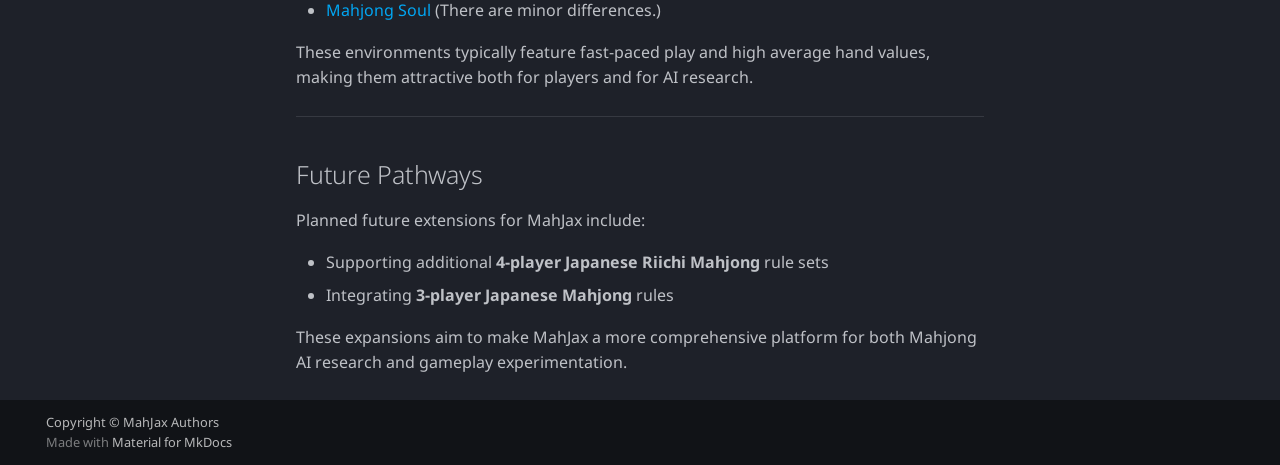
<file: rule/index.html>
<!doctype html>
<html lang="en" class="no-js">
  <head>
    
      <meta charset="utf-8">
      <meta name="viewport" content="width=device-width,initial-scale=1">
      
        <meta name="description" content="GPU-accelerated Riichi Mahjong simulators for reinforcement learning">
      
      
        <meta name="author" content="Soichiro Nishimori">
      
      
        <link rel="canonical" href="https://nissymori.github.io/mahjax/rule/">
      
      
        <link rel="prev" href="../mahjong-basics/">
      
      
        <link rel="next" href="../ui/">
      
      
        
      
      
      <link rel="icon" href="../assets/logo.svg">
      <meta name="generator" content="mkdocs-1.6.1, mkdocs-material-9.8.1">
    
    
      
        <title>Supported Rules - MahJax Documentation</title>
      
    
    
      <link rel="stylesheet" href="../assets/stylesheets/main.57a0d79d.min.css">
      
        
        <link rel="stylesheet" href="../assets/stylesheets/palette.fb2fffe2.min.css">
      
      


    
    
      
    
    
      
        
        
        <link rel="preconnect" href="https://fonts.gstatic.com" crossorigin>
        <link rel="stylesheet" href="https://fonts.googleapis.com/css?family=Noto+Sans:300,300i,400,400i,700,700i%7CInconsolata:400,400i,700,700i&display=fallback">
        <style>:root{--md-text-font:"Noto Sans";--md-code-font:"Inconsolata"}</style>
      
    
    
      <link rel="stylesheet" href="../assets/_mkdocstrings.css">
    
    <script>__md_scope=new URL("..",location),__md_hash=e=>[...e].reduce(((e,_)=>(e<<5)-e+_.charCodeAt(0)),0),__md_get=(e,_=localStorage,t=__md_scope)=>JSON.parse(_.getItem(t.pathname+"."+e)),__md_set=(e,_,t=localStorage,a=__md_scope)=>{try{t.setItem(a.pathname+"."+e,JSON.stringify(_))}catch(e){}}</script>
    
      

    
    
  </head>
  
  
    
    
    
    
    
    <body dir="ltr" data-md-color-scheme="slate" data-md-color-primary="light-blue" data-md-color-accent="cyan">
  
    
    <input class="md-toggle" data-md-toggle="drawer" type="checkbox" id="__drawer" autocomplete="off">
    <input class="md-toggle" data-md-toggle="search" type="checkbox" id="__search" autocomplete="off">
    <label class="md-overlay" for="__drawer"></label>
    <div data-md-component="skip">
      
        
        <a href="#supported-mahjong-games" class="md-skip">
          Skip to content
        </a>
      
    </div>
    <div data-md-component="announce">
      
    </div>
    
    
      

  

<header class="md-header md-header--shadow" data-md-component="header">
  <nav class="md-header__inner md-grid" aria-label="Header">
    <a href=".." title="MahJax Documentation" class="md-header__button md-logo" aria-label="MahJax Documentation" data-md-component="logo">
      
  <img src="../assets/logo.svg" alt="logo">

    </a>
    <label class="md-header__button md-icon" for="__drawer">
      
      <svg xmlns="http://www.w3.org/2000/svg" viewBox="0 0 24 24"><path d="M3 6h18v2H3zm0 5h18v2H3zm0 5h18v2H3z"/></svg>
    </label>
    <div class="md-header__title" data-md-component="header-title">
      <div class="md-header__ellipsis">
        <div class="md-header__topic">
          <span class="md-ellipsis">
            MahJax Documentation
          </span>
        </div>
        <div class="md-header__topic" data-md-component="header-topic">
          <span class="md-ellipsis">
            
              Supported Rules
            
          </span>
        </div>
      </div>
    </div>
    
      
    
    
    
    
      
      
        <label class="md-header__button md-icon" for="__search">
          
          <svg xmlns="http://www.w3.org/2000/svg" viewBox="0 0 24 24"><path d="M9.5 3A6.5 6.5 0 0 1 16 9.5c0 1.61-.59 3.09-1.56 4.23l.27.27h.79l5 5-1.5 1.5-5-5v-.79l-.27-.27A6.52 6.52 0 0 1 9.5 16 6.5 6.5 0 0 1 3 9.5 6.5 6.5 0 0 1 9.5 3m0 2C7 5 5 7 5 9.5S7 14 9.5 14 14 12 14 9.5 12 5 9.5 5"/></svg>
        </label>
        <div class="md-search" data-md-component="search" role="dialog">
  <label class="md-search__overlay" for="__search"></label>
  <div class="md-search__inner" role="search">
    <form class="md-search__form" name="search">
      <input type="text" class="md-search__input" name="query" aria-label="Search" placeholder="Search" autocapitalize="off" autocorrect="off" autocomplete="off" spellcheck="false" data-md-component="search-query" required>
      <label class="md-search__icon md-icon" for="__search">
        
        <svg xmlns="http://www.w3.org/2000/svg" viewBox="0 0 24 24"><path d="M9.5 3A6.5 6.5 0 0 1 16 9.5c0 1.61-.59 3.09-1.56 4.23l.27.27h.79l5 5-1.5 1.5-5-5v-.79l-.27-.27A6.52 6.52 0 0 1 9.5 16 6.5 6.5 0 0 1 3 9.5 6.5 6.5 0 0 1 9.5 3m0 2C7 5 5 7 5 9.5S7 14 9.5 14 14 12 14 9.5 12 5 9.5 5"/></svg>
        
        <svg xmlns="http://www.w3.org/2000/svg" viewBox="0 0 24 24"><path d="M20 11v2H8l5.5 5.5-1.42 1.42L4.16 12l7.92-7.92L13.5 5.5 8 11z"/></svg>
      </label>
      <nav class="md-search__options" aria-label="Search">
        
        <button type="reset" class="md-search__icon md-icon" title="Clear" aria-label="Clear" tabindex="-1">
          
          <svg xmlns="http://www.w3.org/2000/svg" viewBox="0 0 24 24"><path d="M19 6.41 17.59 5 12 10.59 6.41 5 5 6.41 10.59 12 5 17.59 6.41 19 12 13.41 17.59 19 19 17.59 13.41 12z"/></svg>
        </button>
      </nav>
      
    </form>
    <div class="md-search__output">
      <div class="md-search__scrollwrap" tabindex="0" data-md-scrollfix>
        <div class="md-search-result" data-md-component="search-result">
          <div class="md-search-result__meta">
            Initializing search
          </div>
          <ol class="md-search-result__list" role="presentation"></ol>
        </div>
      </div>
    </div>
  </div>
</div>
      
    
    
      <div class="md-header__source">
        <a href="https://github.com/nissymori/mahjax" title="Go to repository" class="md-source" data-md-component="source">
  <div class="md-source__icon md-icon">
    
    <svg xmlns="http://www.w3.org/2000/svg" viewBox="0 0 512 512"><!--! Font Awesome Free 7.1.0 by @fontawesome - https://fontawesome.com License - https://fontawesome.com/license/free (Icons: CC BY 4.0, Fonts: SIL OFL 1.1, Code: MIT License) Copyright 2025 Fonticons, Inc.--><path d="M173.9 397.4c0 2-2.3 3.6-5.2 3.6-3.3.3-5.6-1.3-5.6-3.6 0-2 2.3-3.6 5.2-3.6 3-.3 5.6 1.3 5.6 3.6m-31.1-4.5c-.7 2 1.3 4.3 4.3 4.9 2.6 1 5.6 0 6.2-2s-1.3-4.3-4.3-5.2c-2.6-.7-5.5.3-6.2 2.3m44.2-1.7c-2.9.7-4.9 2.6-4.6 4.9.3 2 2.9 3.3 5.9 2.6 2.9-.7 4.9-2.6 4.6-4.6-.3-1.9-3-3.2-5.9-2.9M252.8 8C114.1 8 8 113.3 8 252c0 110.9 69.8 205.8 169.5 239.2 12.8 2.3 17.3-5.6 17.3-12.1 0-6.2-.3-40.4-.3-61.4 0 0-70 15-84.7-29.8 0 0-11.4-29.1-27.8-36.6 0 0-22.9-15.7 1.6-15.4 0 0 24.9 2 38.6 25.8 21.9 38.6 58.6 27.5 72.9 20.9 2.3-16 8.8-27.1 16-33.7-55.9-6.2-112.3-14.3-112.3-110.5 0-27.5 7.6-41.3 23.6-58.9-2.6-6.5-11.1-33.3 2.6-67.9 20.9-6.5 69 27 69 27 20-5.6 41.5-8.5 62.8-8.5s42.8 2.9 62.8 8.5c0 0 48.1-33.6 69-27 13.7 34.7 5.2 61.4 2.6 67.9 16 17.7 25.8 31.5 25.8 58.9 0 96.5-58.9 104.2-114.8 110.5 9.2 7.9 17 22.9 17 46.4 0 33.7-.3 75.4-.3 83.6 0 6.5 4.6 14.4 17.3 12.1C436.2 457.8 504 362.9 504 252 504 113.3 391.5 8 252.8 8M105.2 352.9c-1.3 1-1 3.3.7 5.2 1.6 1.6 3.9 2.3 5.2 1 1.3-1 1-3.3-.7-5.2-1.6-1.6-3.9-2.3-5.2-1m-10.8-8.1c-.7 1.3.3 2.9 2.3 3.9 1.6 1 3.6.7 4.3-.7.7-1.3-.3-2.9-2.3-3.9-2-.6-3.6-.3-4.3.7m32.4 35.6c-1.6 1.3-1 4.3 1.3 6.2 2.3 2.3 5.2 2.6 6.5 1 1.3-1.3.7-4.3-1.3-6.2-2.2-2.3-5.2-2.6-6.5-1m-11.4-14.7c-1.6 1-1.6 3.6 0 5.9s4.3 3.3 5.6 2.3c1.6-1.3 1.6-3.9 0-6.2-1.4-2.3-4-3.3-5.6-2"/></svg>
  </div>
  <div class="md-source__repository">
    nissymori/mahjax
  </div>
</a>
      </div>
    
  </nav>
  
</header>
    
    <div class="md-container" data-md-component="container">
      
      
        
          
        
      
      <main class="md-main" data-md-component="main">
        <div class="md-main__inner md-grid">
          
            
              
              <div class="md-sidebar md-sidebar--primary" data-md-component="sidebar" data-md-type="navigation" >
                <div class="md-sidebar__scrollwrap">
                  <div class="md-sidebar__inner">
                    



<nav class="md-nav md-nav--primary" aria-label="Navigation" data-md-level="0">
  <label class="md-nav__title" for="__drawer">
    <a href=".." title="MahJax Documentation" class="md-nav__button md-logo" aria-label="MahJax Documentation" data-md-component="logo">
      
  <img src="../assets/logo.svg" alt="logo">

    </a>
    MahJax Documentation
  </label>
  
    <div class="md-nav__source">
      <a href="https://github.com/nissymori/mahjax" title="Go to repository" class="md-source" data-md-component="source">
  <div class="md-source__icon md-icon">
    
    <svg xmlns="http://www.w3.org/2000/svg" viewBox="0 0 512 512"><!--! Font Awesome Free 7.1.0 by @fontawesome - https://fontawesome.com License - https://fontawesome.com/license/free (Icons: CC BY 4.0, Fonts: SIL OFL 1.1, Code: MIT License) Copyright 2025 Fonticons, Inc.--><path d="M173.9 397.4c0 2-2.3 3.6-5.2 3.6-3.3.3-5.6-1.3-5.6-3.6 0-2 2.3-3.6 5.2-3.6 3-.3 5.6 1.3 5.6 3.6m-31.1-4.5c-.7 2 1.3 4.3 4.3 4.9 2.6 1 5.6 0 6.2-2s-1.3-4.3-4.3-5.2c-2.6-.7-5.5.3-6.2 2.3m44.2-1.7c-2.9.7-4.9 2.6-4.6 4.9.3 2 2.9 3.3 5.9 2.6 2.9-.7 4.9-2.6 4.6-4.6-.3-1.9-3-3.2-5.9-2.9M252.8 8C114.1 8 8 113.3 8 252c0 110.9 69.8 205.8 169.5 239.2 12.8 2.3 17.3-5.6 17.3-12.1 0-6.2-.3-40.4-.3-61.4 0 0-70 15-84.7-29.8 0 0-11.4-29.1-27.8-36.6 0 0-22.9-15.7 1.6-15.4 0 0 24.9 2 38.6 25.8 21.9 38.6 58.6 27.5 72.9 20.9 2.3-16 8.8-27.1 16-33.7-55.9-6.2-112.3-14.3-112.3-110.5 0-27.5 7.6-41.3 23.6-58.9-2.6-6.5-11.1-33.3 2.6-67.9 20.9-6.5 69 27 69 27 20-5.6 41.5-8.5 62.8-8.5s42.8 2.9 62.8 8.5c0 0 48.1-33.6 69-27 13.7 34.7 5.2 61.4 2.6 67.9 16 17.7 25.8 31.5 25.8 58.9 0 96.5-58.9 104.2-114.8 110.5 9.2 7.9 17 22.9 17 46.4 0 33.7-.3 75.4-.3 83.6 0 6.5 4.6 14.4 17.3 12.1C436.2 457.8 504 362.9 504 252 504 113.3 391.5 8 252.8 8M105.2 352.9c-1.3 1-1 3.3.7 5.2 1.6 1.6 3.9 2.3 5.2 1 1.3-1 1-3.3-.7-5.2-1.6-1.6-3.9-2.3-5.2-1m-10.8-8.1c-.7 1.3.3 2.9 2.3 3.9 1.6 1 3.6.7 4.3-.7.7-1.3-.3-2.9-2.3-3.9-2-.6-3.6-.3-4.3.7m32.4 35.6c-1.6 1.3-1 4.3 1.3 6.2 2.3 2.3 5.2 2.6 6.5 1 1.3-1.3.7-4.3-1.3-6.2-2.2-2.3-5.2-2.6-6.5-1m-11.4-14.7c-1.6 1-1.6 3.6 0 5.9s4.3 3.3 5.6 2.3c1.6-1.3 1.6-3.9 0-6.2-1.4-2.3-4-3.3-5.6-2"/></svg>
  </div>
  <div class="md-source__repository">
    nissymori/mahjax
  </div>
</a>
    </div>
  
  <ul class="md-nav__list" data-md-scrollfix>
    
      
      
  
  
  
  
    <li class="md-nav__item">
      <a href=".." class="md-nav__link">
        
  
  
  <span class="md-ellipsis">
    
  
    Home
  

    
  </span>
  
  

      </a>
    </li>
  

    
      
      
  
  
    
  
  
  
    
    
    
    
      
        
        
      
    
    
    <li class="md-nav__item md-nav__item--active md-nav__item--section md-nav__item--nested">
      
        
        
        <input class="md-nav__toggle md-toggle " type="checkbox" id="__nav_2" checked>
        
          
          <label class="md-nav__link" for="__nav_2" id="__nav_2_label" tabindex="">
            
  
  
  <span class="md-ellipsis">
    
  
    Overview
  

    
  </span>
  
  

            <span class="md-nav__icon md-icon"></span>
          </label>
        
        <nav class="md-nav" data-md-level="1" aria-labelledby="__nav_2_label" aria-expanded="true">
          <label class="md-nav__title" for="__nav_2">
            <span class="md-nav__icon md-icon"></span>
            
  
    Overview
  

          </label>
          <ul class="md-nav__list" data-md-scrollfix>
            
              
                
  
  
  
  
    <li class="md-nav__item">
      <a href="../mahjong-basics/" class="md-nav__link">
        
  
  
  <span class="md-ellipsis">
    
  
    Mahjong Basics
  

    
  </span>
  
  

      </a>
    </li>
  

              
            
              
                
  
  
    
  
  
  
    <li class="md-nav__item md-nav__item--active">
      
      <input class="md-nav__toggle md-toggle" type="checkbox" id="__toc">
      
      
        
      
      
        <label class="md-nav__link md-nav__link--active" for="__toc">
          
  
  
  <span class="md-ellipsis">
    
  
    Supported Rules
  

    
  </span>
  
  

          <span class="md-nav__icon md-icon"></span>
        </label>
      
      <a href="./" class="md-nav__link md-nav__link--active">
        
  
  
  <span class="md-ellipsis">
    
  
    Supported Rules
  

    
  </span>
  
  

      </a>
      
        

<nav class="md-nav md-nav--secondary" aria-label="Table of contents">
  
  
  
    
  
  
    <label class="md-nav__title" for="__toc">
      <span class="md-nav__icon md-icon"></span>
      Table of contents
    </label>
    <ul class="md-nav__list" data-md-component="toc" data-md-scrollfix>
      
        <li class="md-nav__item">
  <a href="#no-red-mahjong" class="md-nav__link">
    <span class="md-ellipsis">
      
        No Red Mahjong
      
    </span>
  </a>
  
</li>
      
        <li class="md-nav__item">
  <a href="#red-mahjong" class="md-nav__link">
    <span class="md-ellipsis">
      
        Red Mahjong
      
    </span>
  </a>
  
    <nav class="md-nav" aria-label="Red Mahjong">
      <ul class="md-nav__list">
        
          <li class="md-nav__item">
  <a href="#research-projects-usingtargeting-red-rules" class="md-nav__link">
    <span class="md-ellipsis">
      
        Research Projects Using/Targeting Red Rules
      
    </span>
  </a>
  
</li>
        
          <li class="md-nav__item">
  <a href="#games-usingsupporting-red-rules" class="md-nav__link">
    <span class="md-ellipsis">
      
        Games Using/Supporting Red Rules
      
    </span>
  </a>
  
</li>
        
      </ul>
    </nav>
  
</li>
      
        <li class="md-nav__item">
  <a href="#future-pathways" class="md-nav__link">
    <span class="md-ellipsis">
      
        Future Pathways
      
    </span>
  </a>
  
</li>
      
    </ul>
  
</nav>
      
    </li>
  

              
            
              
                
  
  
  
  
    <li class="md-nav__item">
      <a href="../ui/" class="md-nav__link">
        
  
  
  <span class="md-ellipsis">
    
  
    UI Guide
  

    
  </span>
  
  

      </a>
    </li>
  

              
            
          </ul>
        </nav>
      
    </li>
  

    
      
      
  
  
  
  
    
    
    
    
      
        
        
      
    
    
    <li class="md-nav__item md-nav__item--section md-nav__item--nested">
      
        
        
        <input class="md-nav__toggle md-toggle " type="checkbox" id="__nav_3" >
        
          
          <label class="md-nav__link" for="__nav_3" id="__nav_3_label" tabindex="">
            
  
  
  <span class="md-ellipsis">
    
  
    Available Games
  

    
  </span>
  
  

            <span class="md-nav__icon md-icon"></span>
          </label>
        
        <nav class="md-nav" data-md-level="1" aria-labelledby="__nav_3_label" aria-expanded="false">
          <label class="md-nav__title" for="__nav_3">
            <span class="md-nav__icon md-icon"></span>
            
  
    Available Games
  

          </label>
          <ul class="md-nav__list" data-md-scrollfix>
            
              
                
  
  
  
  
    <li class="md-nav__item">
      <a href="../no_red_mahjong/" class="md-nav__link">
        
  
  
  <span class="md-ellipsis">
    
  
    No-Red Mahjong
  

    
  </span>
  
  

      </a>
    </li>
  

              
            
              
                
  
  
  
  
    <li class="md-nav__item">
      <a href="../red_mahjong/" class="md-nav__link">
        
  
  
  <span class="md-ellipsis">
    
  
    Red Mahjong
  

    
  </span>
  
  

      </a>
    </li>
  

              
            
              
                
  
  
  
  
    <li class="md-nav__item">
      <a href="../mahjong_3p/" class="md-nav__link">
        
  
  
  <span class="md-ellipsis">
    
  
    3-Player Mahjong
  

    
  </span>
  
  

      </a>
    </li>
  

              
            
          </ul>
        </nav>
      
    </li>
  

    
      
      
  
  
  
  
    
    
    
    
      
        
        
      
    
    
    <li class="md-nav__item md-nav__item--section md-nav__item--nested">
      
        
        
        <input class="md-nav__toggle md-toggle " type="checkbox" id="__nav_4" >
        
          
          <label class="md-nav__link" for="__nav_4" id="__nav_4_label" tabindex="">
            
  
  
  <span class="md-ellipsis">
    
  
    API
  

    
  </span>
  
  

            <span class="md-nav__icon md-icon"></span>
          </label>
        
        <nav class="md-nav" data-md-level="1" aria-labelledby="__nav_4_label" aria-expanded="false">
          <label class="md-nav__title" for="__nav_4">
            <span class="md-nav__icon md-icon"></span>
            
  
    API
  

          </label>
          <ul class="md-nav__list" data-md-scrollfix>
            
              
                
  
  
  
  
    <li class="md-nav__item">
      <a href="../api/" class="md-nav__link">
        
  
  
  <span class="md-ellipsis">
    
  
    Reference
  

    
  </span>
  
  

      </a>
    </li>
  

              
            
          </ul>
        </nav>
      
    </li>
  

    
      
      
  
  
  
  
    <li class="md-nav__item">
      <a href="https://github.com/nissymori/mahjax" class="md-nav__link">
        
  
  
  <span class="md-ellipsis">
    
  
    GitHub
  

    
  </span>
  
  

      </a>
    </li>
  

    
  </ul>
</nav>
                  </div>
                </div>
              </div>
            
            
              
              <div class="md-sidebar md-sidebar--secondary" data-md-component="sidebar" data-md-type="toc" >
                <div class="md-sidebar__scrollwrap">
                  <div class="md-sidebar__inner">
                    

<nav class="md-nav md-nav--secondary" aria-label="Table of contents">
  
  
  
    
  
  
    <label class="md-nav__title" for="__toc">
      <span class="md-nav__icon md-icon"></span>
      Table of contents
    </label>
    <ul class="md-nav__list" data-md-component="toc" data-md-scrollfix>
      
        <li class="md-nav__item">
  <a href="#no-red-mahjong" class="md-nav__link">
    <span class="md-ellipsis">
      
        No Red Mahjong
      
    </span>
  </a>
  
</li>
      
        <li class="md-nav__item">
  <a href="#red-mahjong" class="md-nav__link">
    <span class="md-ellipsis">
      
        Red Mahjong
      
    </span>
  </a>
  
    <nav class="md-nav" aria-label="Red Mahjong">
      <ul class="md-nav__list">
        
          <li class="md-nav__item">
  <a href="#research-projects-usingtargeting-red-rules" class="md-nav__link">
    <span class="md-ellipsis">
      
        Research Projects Using/Targeting Red Rules
      
    </span>
  </a>
  
</li>
        
          <li class="md-nav__item">
  <a href="#games-usingsupporting-red-rules" class="md-nav__link">
    <span class="md-ellipsis">
      
        Games Using/Supporting Red Rules
      
    </span>
  </a>
  
</li>
        
      </ul>
    </nav>
  
</li>
      
        <li class="md-nav__item">
  <a href="#future-pathways" class="md-nav__link">
    <span class="md-ellipsis">
      
        Future Pathways
      
    </span>
  </a>
  
</li>
      
    </ul>
  
</nav>
                  </div>
                </div>
              </div>
            
          
          
            <div class="md-content" data-md-component="content">
              
              <article class="md-content__inner md-typeset">
                
                  


  
  


<h1 id="supported-mahjong-games">Supported Mahjong Games</h1>
<p>MahJax currently implements 4-player Japanese Riichi Mahjong variants.
To get familiar with the basic rules, please refer to the official rulebook:
<a href="http://mahjong-europe.org/portal/images/docs/Riichi-rules-2025-EN.pdf">European Riichi Mahjong Rules (2025, EN)</a>.</p>
<p>While different variants require different strategies due to their specific rules, we believe the core skills they demand are the same:</p>
<ul>
<li>Efficient tile and hand evaluation (reasonable combination calculation)</li>
<li>Risk management (defense vs. attack)</li>
<li>Reading and inferring opponents’ hands</li>
</ul>
<p>MahJax currently provides both <strong>No-Red Mahjong</strong> and <strong>Red Mahjong</strong> variants.</p>
<p>The “red” in red mahjong refers to <strong>additional dora tiles assigned to 5 tiles</strong> (usually 5m, 5p, 5s). This has a large impact on strategy:</p>
<ul>
<li>In <strong>no red</strong> mahjong, players must rely more on <em>yaku</em> (hand patterns) to increase score.</li>
<li>In <strong>red</strong> mahjong, players prioritize <strong>efficiency</strong> to complete a winning hand quickly and must pay closer attention to <strong>risk</strong>, as the average hand value is higher and the chance of dealing into a high-value RON increases.</li>
</ul>
<hr />
<h2 id="no-red-mahjong">No Red Mahjong</h2>
<p>Although no red dora rules are not as popular in the gaming industry or in existing Mahjong AI research, they are widely played in Japan. Some professional leagues adopting this style include:</p>
<ul>
<li><a href="https://www.ma-jan.or.jp/guide/game_rule.html">Japan Professional Mahjong League</a></li>
<li><a href="https://npm2001.com/about/rule/">Nihon Pro Mahjong</a></li>
<li><a href="https://saikouisen.com/about/rules/">SAIKOUISEN</a></li>
</ul>
<p>These rules emphasize careful yaku construction and more traditional scoring without the volatility introduced by red dora.</p>
<hr />
<h2 id="red-mahjong">Red Mahjong</h2>
<p>Red mahjong, especially the rule set used by <a href="https://tenhou.net/">Tenhou</a>, is currently the <strong>most popular</strong> variant both in AI research and in commercial online games.
MahJax includes a <code>red_4p</code> environment with red fives.</p>
<h3 id="research-projects-usingtargeting-red-rules">Research Projects Using/Targeting Red Rules</h3>
<ul>
<li><a href="https://arxiv.org/abs/2003.13590">Suphx</a>: First top-player level mahjong agent trained by Deep RL.</li>
<li><a href="https://github.com/mjx-project/mjx">Mjx</a>: C++-based simulator for Tenhou rules.</li>
<li><a href="https://github.com/Equim-chan/Mortal">Mortal</a>: Rust-based simulator and agent training code. They also provide a <a href="https://mjai.ekyu.moe/">reviewer</a> powered by their trained agent.</li>
<li><a href="https://naga.dmv.nico/naga_report/top/">NAGA</a>: Agent that reached 10-dan on Tenhou. They also provide a service to review play logs with the agent.</li>
</ul>
<h3 id="games-usingsupporting-red-rules">Games Using/Supporting Red Rules</h3>
<ul>
<li><a href="https://tenhou.net/">Tenhou</a></li>
<li><a href="https://mahjongsoul.yo-star.com/">Mahjong Soul</a> (There are minor differences.)</li>
</ul>
<p>These environments typically feature fast-paced play and high average hand values, making them attractive both for players and for AI research.</p>
<hr />
<h2 id="future-pathways">Future Pathways</h2>
<p>Planned future extensions for MahJax include:</p>
<ul>
<li>Supporting additional <strong>4-player Japanese Riichi Mahjong</strong> rule sets</li>
<li>Integrating <strong>3-player Japanese Mahjong</strong> rules</li>
</ul>
<p>These expansions aim to make MahJax a more comprehensive platform for both Mahjong AI research and gameplay experimentation.</p>












                
              </article>
            </div>
          
          
<script>var target=document.getElementById(location.hash.slice(1));target&&target.name&&(target.checked=target.name.startsWith("__tabbed_"))</script>
        </div>
        
      </main>
      
        <footer class="md-footer">
  
  <div class="md-footer-meta md-typeset">
    <div class="md-footer-meta__inner md-grid">
      <div class="md-copyright">
  
    <div class="md-copyright__highlight">
      Copyright © MahJax Authors
    </div>
  
  
    Made with
    <a href="https://squidfunk.github.io/mkdocs-material/" target="_blank" rel="noopener">
      Material for MkDocs
    </a>
  
</div>
      
    </div>
  </div>
</footer>
      
    </div>
    <div class="md-dialog" data-md-component="dialog">
      <div class="md-dialog__inner md-typeset"></div>
    </div>
    
    
    
      
      
      <script id="__config" type="application/json">{"annotate": null, "base": "..", "features": ["navigation.sections", "header.autohide"], "search": "../assets/javascripts/workers/search.a7633da7.min.js", "tags": null, "translations": {"clipboard.copied": "Copied to clipboard", "clipboard.copy": "Copy to clipboard", "search.result.more.one": "1 more on this page", "search.result.more.other": "# more on this page", "search.result.none": "No matching documents", "search.result.one": "1 matching document", "search.result.other": "# matching documents", "search.result.placeholder": "Type to start searching", "search.result.term.missing": "Missing", "select.version": "Select version"}, "version": null}</script>
    
    
      <script src="../assets/javascripts/bundle.a5f9d56c.min.js"></script>
      
    
  </body>
</html>
</file>
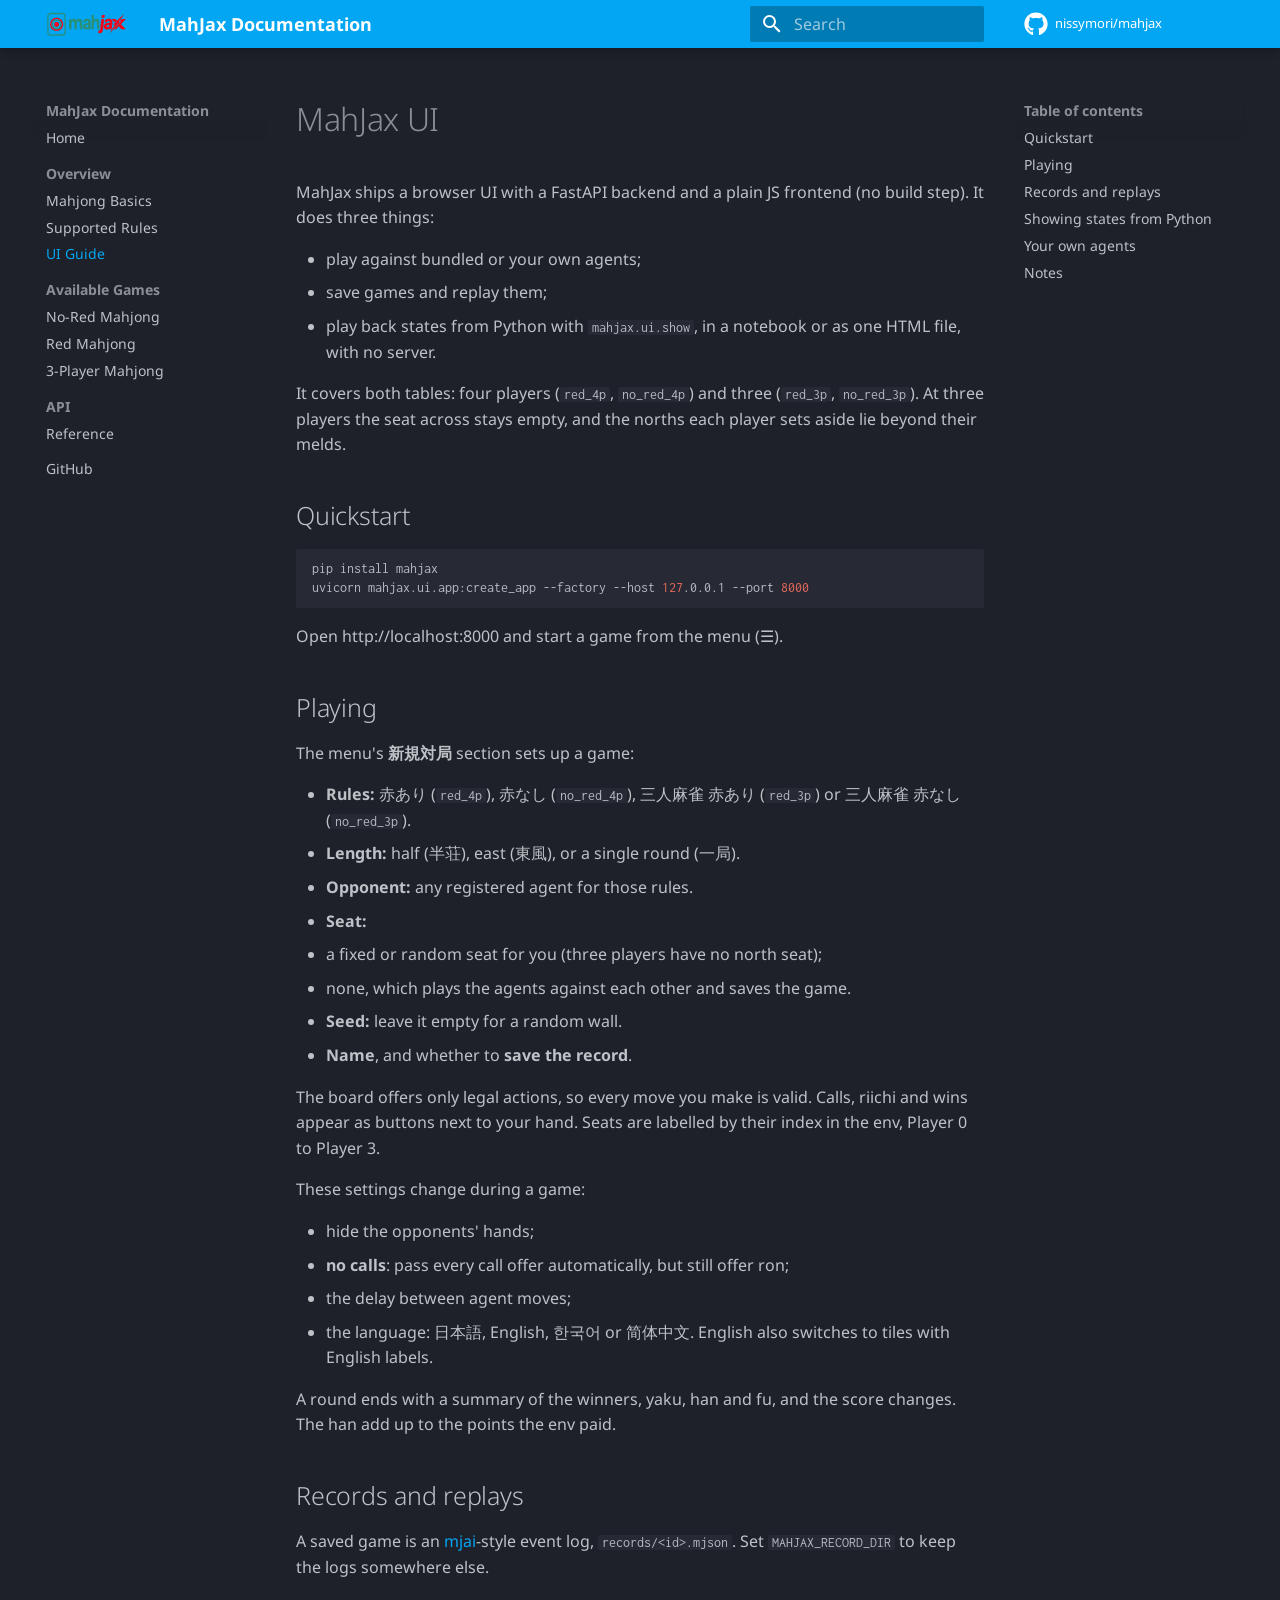
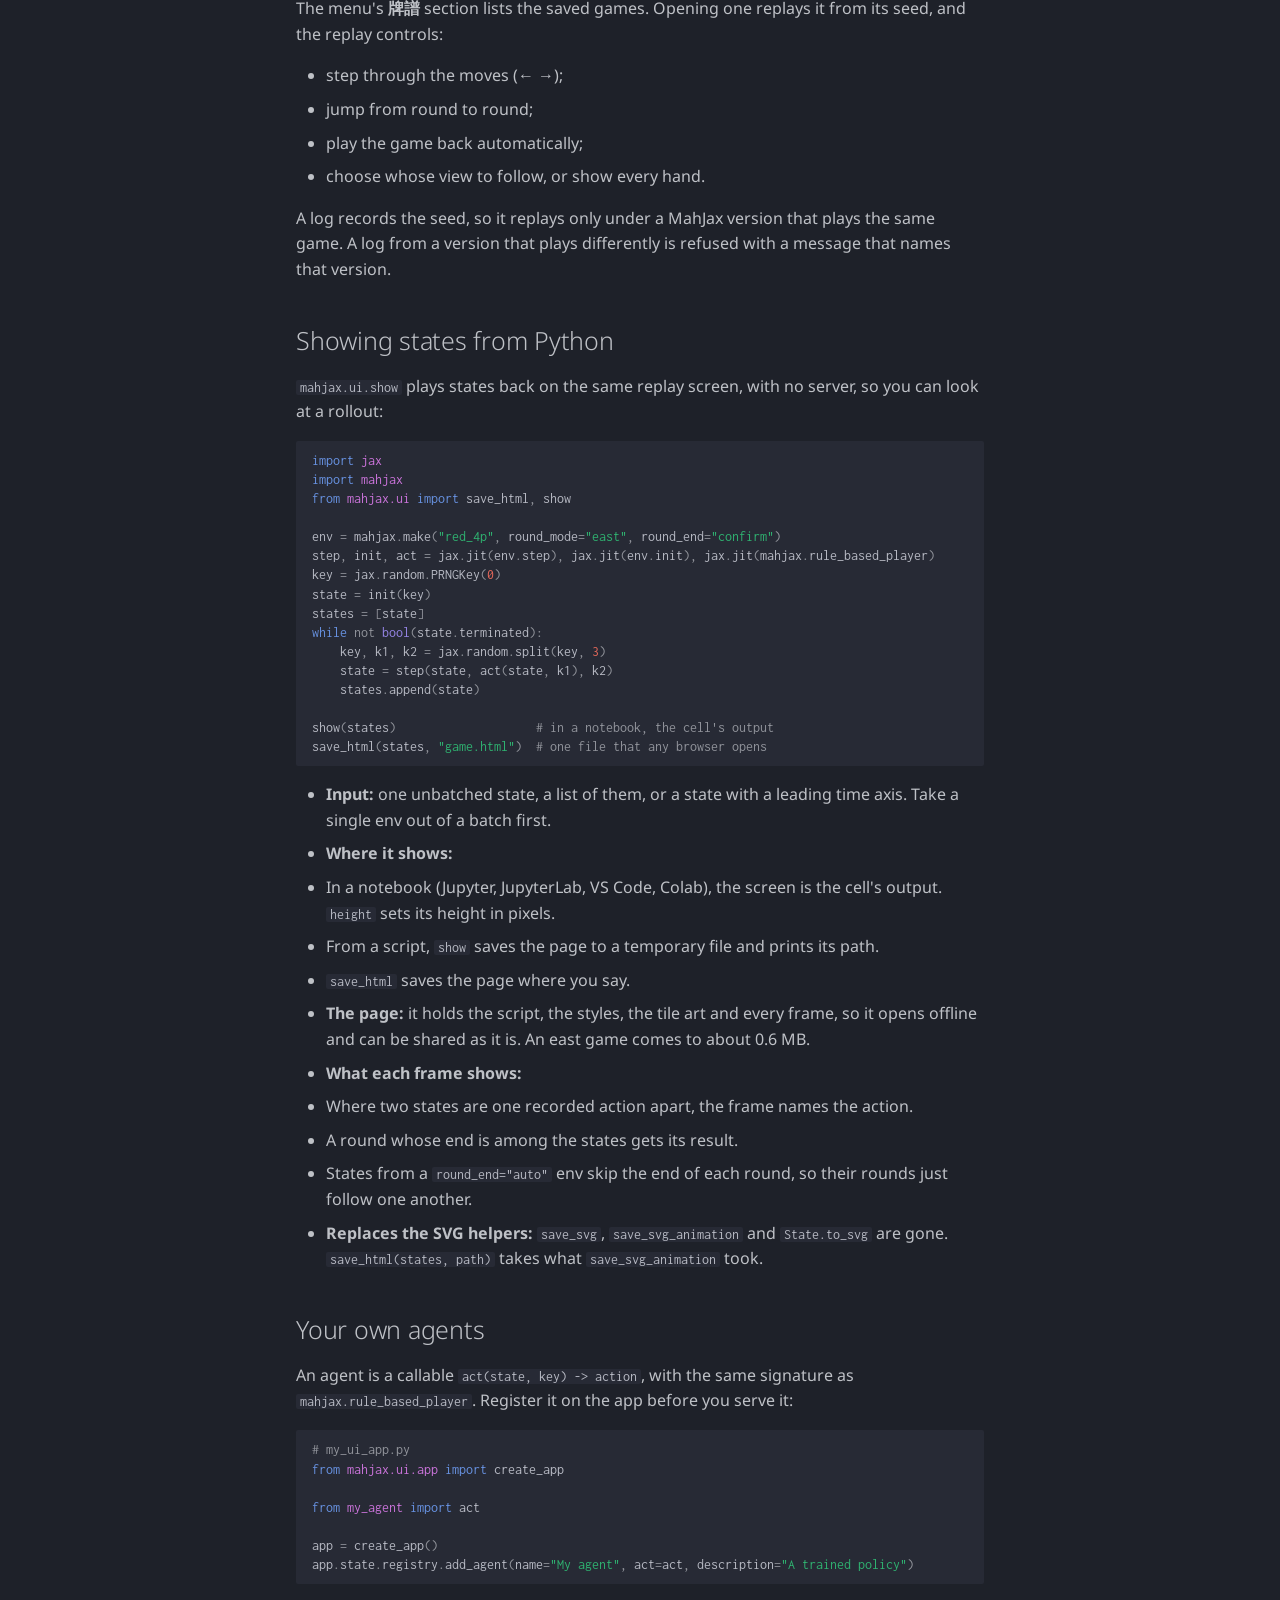
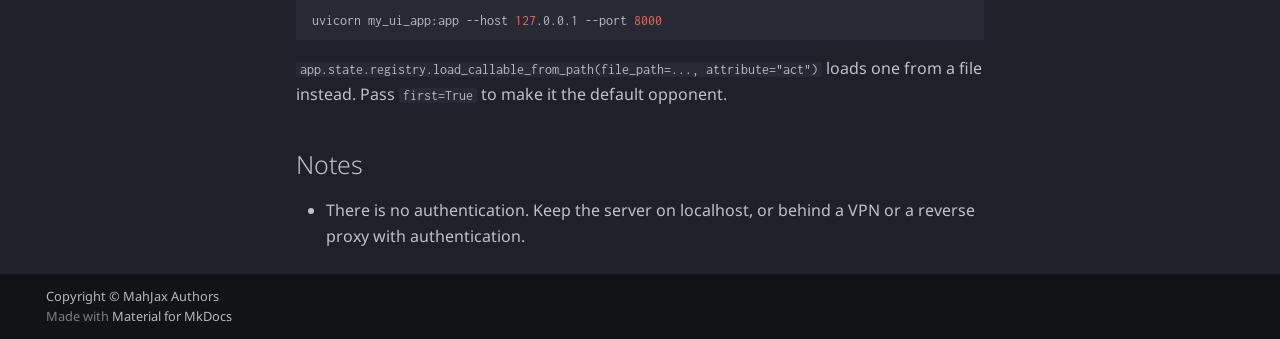
<file: ui/index.html>
<!doctype html>
<html lang="en" class="no-js">
  <head>
    
      <meta charset="utf-8">
      <meta name="viewport" content="width=device-width,initial-scale=1">
      
        <meta name="description" content="GPU-accelerated Riichi Mahjong simulators for reinforcement learning">
      
      
        <meta name="author" content="Soichiro Nishimori">
      
      
        <link rel="canonical" href="https://nissymori.github.io/mahjax/ui/">
      
      
        <link rel="prev" href="../rule/">
      
      
        <link rel="next" href="../no_red_mahjong/">
      
      
        
      
      
      <link rel="icon" href="../assets/logo.svg">
      <meta name="generator" content="mkdocs-1.6.1, mkdocs-material-9.8.1">
    
    
      
        <title>UI Guide - MahJax Documentation</title>
      
    
    
      <link rel="stylesheet" href="../assets/stylesheets/main.57a0d79d.min.css">
      
        
        <link rel="stylesheet" href="../assets/stylesheets/palette.fb2fffe2.min.css">
      
      


    
    
      
    
    
      
        
        
        <link rel="preconnect" href="https://fonts.gstatic.com" crossorigin>
        <link rel="stylesheet" href="https://fonts.googleapis.com/css?family=Noto+Sans:300,300i,400,400i,700,700i%7CInconsolata:400,400i,700,700i&display=fallback">
        <style>:root{--md-text-font:"Noto Sans";--md-code-font:"Inconsolata"}</style>
      
    
    
      <link rel="stylesheet" href="../assets/_mkdocstrings.css">
    
    <script>__md_scope=new URL("..",location),__md_hash=e=>[...e].reduce(((e,_)=>(e<<5)-e+_.charCodeAt(0)),0),__md_get=(e,_=localStorage,t=__md_scope)=>JSON.parse(_.getItem(t.pathname+"."+e)),__md_set=(e,_,t=localStorage,a=__md_scope)=>{try{t.setItem(a.pathname+"."+e,JSON.stringify(_))}catch(e){}}</script>
    
      

    
    
  </head>
  
  
    
    
    
    
    
    <body dir="ltr" data-md-color-scheme="slate" data-md-color-primary="light-blue" data-md-color-accent="cyan">
  
    
    <input class="md-toggle" data-md-toggle="drawer" type="checkbox" id="__drawer" autocomplete="off">
    <input class="md-toggle" data-md-toggle="search" type="checkbox" id="__search" autocomplete="off">
    <label class="md-overlay" for="__drawer"></label>
    <div data-md-component="skip">
      
        
        <a href="#mahjax-ui" class="md-skip">
          Skip to content
        </a>
      
    </div>
    <div data-md-component="announce">
      
    </div>
    
    
      

  

<header class="md-header md-header--shadow" data-md-component="header">
  <nav class="md-header__inner md-grid" aria-label="Header">
    <a href=".." title="MahJax Documentation" class="md-header__button md-logo" aria-label="MahJax Documentation" data-md-component="logo">
      
  <img src="../assets/logo.svg" alt="logo">

    </a>
    <label class="md-header__button md-icon" for="__drawer">
      
      <svg xmlns="http://www.w3.org/2000/svg" viewBox="0 0 24 24"><path d="M3 6h18v2H3zm0 5h18v2H3zm0 5h18v2H3z"/></svg>
    </label>
    <div class="md-header__title" data-md-component="header-title">
      <div class="md-header__ellipsis">
        <div class="md-header__topic">
          <span class="md-ellipsis">
            MahJax Documentation
          </span>
        </div>
        <div class="md-header__topic" data-md-component="header-topic">
          <span class="md-ellipsis">
            
              UI Guide
            
          </span>
        </div>
      </div>
    </div>
    
      
    
    
    
    
      
      
        <label class="md-header__button md-icon" for="__search">
          
          <svg xmlns="http://www.w3.org/2000/svg" viewBox="0 0 24 24"><path d="M9.5 3A6.5 6.5 0 0 1 16 9.5c0 1.61-.59 3.09-1.56 4.23l.27.27h.79l5 5-1.5 1.5-5-5v-.79l-.27-.27A6.52 6.52 0 0 1 9.5 16 6.5 6.5 0 0 1 3 9.5 6.5 6.5 0 0 1 9.5 3m0 2C7 5 5 7 5 9.5S7 14 9.5 14 14 12 14 9.5 12 5 9.5 5"/></svg>
        </label>
        <div class="md-search" data-md-component="search" role="dialog">
  <label class="md-search__overlay" for="__search"></label>
  <div class="md-search__inner" role="search">
    <form class="md-search__form" name="search">
      <input type="text" class="md-search__input" name="query" aria-label="Search" placeholder="Search" autocapitalize="off" autocorrect="off" autocomplete="off" spellcheck="false" data-md-component="search-query" required>
      <label class="md-search__icon md-icon" for="__search">
        
        <svg xmlns="http://www.w3.org/2000/svg" viewBox="0 0 24 24"><path d="M9.5 3A6.5 6.5 0 0 1 16 9.5c0 1.61-.59 3.09-1.56 4.23l.27.27h.79l5 5-1.5 1.5-5-5v-.79l-.27-.27A6.52 6.52 0 0 1 9.5 16 6.5 6.5 0 0 1 3 9.5 6.5 6.5 0 0 1 9.5 3m0 2C7 5 5 7 5 9.5S7 14 9.5 14 14 12 14 9.5 12 5 9.5 5"/></svg>
        
        <svg xmlns="http://www.w3.org/2000/svg" viewBox="0 0 24 24"><path d="M20 11v2H8l5.5 5.5-1.42 1.42L4.16 12l7.92-7.92L13.5 5.5 8 11z"/></svg>
      </label>
      <nav class="md-search__options" aria-label="Search">
        
        <button type="reset" class="md-search__icon md-icon" title="Clear" aria-label="Clear" tabindex="-1">
          
          <svg xmlns="http://www.w3.org/2000/svg" viewBox="0 0 24 24"><path d="M19 6.41 17.59 5 12 10.59 6.41 5 5 6.41 10.59 12 5 17.59 6.41 19 12 13.41 17.59 19 19 17.59 13.41 12z"/></svg>
        </button>
      </nav>
      
    </form>
    <div class="md-search__output">
      <div class="md-search__scrollwrap" tabindex="0" data-md-scrollfix>
        <div class="md-search-result" data-md-component="search-result">
          <div class="md-search-result__meta">
            Initializing search
          </div>
          <ol class="md-search-result__list" role="presentation"></ol>
        </div>
      </div>
    </div>
  </div>
</div>
      
    
    
      <div class="md-header__source">
        <a href="https://github.com/nissymori/mahjax" title="Go to repository" class="md-source" data-md-component="source">
  <div class="md-source__icon md-icon">
    
    <svg xmlns="http://www.w3.org/2000/svg" viewBox="0 0 512 512"><!--! Font Awesome Free 7.1.0 by @fontawesome - https://fontawesome.com License - https://fontawesome.com/license/free (Icons: CC BY 4.0, Fonts: SIL OFL 1.1, Code: MIT License) Copyright 2025 Fonticons, Inc.--><path d="M173.9 397.4c0 2-2.3 3.6-5.2 3.6-3.3.3-5.6-1.3-5.6-3.6 0-2 2.3-3.6 5.2-3.6 3-.3 5.6 1.3 5.6 3.6m-31.1-4.5c-.7 2 1.3 4.3 4.3 4.9 2.6 1 5.6 0 6.2-2s-1.3-4.3-4.3-5.2c-2.6-.7-5.5.3-6.2 2.3m44.2-1.7c-2.9.7-4.9 2.6-4.6 4.9.3 2 2.9 3.3 5.9 2.6 2.9-.7 4.9-2.6 4.6-4.6-.3-1.9-3-3.2-5.9-2.9M252.8 8C114.1 8 8 113.3 8 252c0 110.9 69.8 205.8 169.5 239.2 12.8 2.3 17.3-5.6 17.3-12.1 0-6.2-.3-40.4-.3-61.4 0 0-70 15-84.7-29.8 0 0-11.4-29.1-27.8-36.6 0 0-22.9-15.7 1.6-15.4 0 0 24.9 2 38.6 25.8 21.9 38.6 58.6 27.5 72.9 20.9 2.3-16 8.8-27.1 16-33.7-55.9-6.2-112.3-14.3-112.3-110.5 0-27.5 7.6-41.3 23.6-58.9-2.6-6.5-11.1-33.3 2.6-67.9 20.9-6.5 69 27 69 27 20-5.6 41.5-8.5 62.8-8.5s42.8 2.9 62.8 8.5c0 0 48.1-33.6 69-27 13.7 34.7 5.2 61.4 2.6 67.9 16 17.7 25.8 31.5 25.8 58.9 0 96.5-58.9 104.2-114.8 110.5 9.2 7.9 17 22.9 17 46.4 0 33.7-.3 75.4-.3 83.6 0 6.5 4.6 14.4 17.3 12.1C436.2 457.8 504 362.9 504 252 504 113.3 391.5 8 252.8 8M105.2 352.9c-1.3 1-1 3.3.7 5.2 1.6 1.6 3.9 2.3 5.2 1 1.3-1 1-3.3-.7-5.2-1.6-1.6-3.9-2.3-5.2-1m-10.8-8.1c-.7 1.3.3 2.9 2.3 3.9 1.6 1 3.6.7 4.3-.7.7-1.3-.3-2.9-2.3-3.9-2-.6-3.6-.3-4.3.7m32.4 35.6c-1.6 1.3-1 4.3 1.3 6.2 2.3 2.3 5.2 2.6 6.5 1 1.3-1.3.7-4.3-1.3-6.2-2.2-2.3-5.2-2.6-6.5-1m-11.4-14.7c-1.6 1-1.6 3.6 0 5.9s4.3 3.3 5.6 2.3c1.6-1.3 1.6-3.9 0-6.2-1.4-2.3-4-3.3-5.6-2"/></svg>
  </div>
  <div class="md-source__repository">
    nissymori/mahjax
  </div>
</a>
      </div>
    
  </nav>
  
</header>
    
    <div class="md-container" data-md-component="container">
      
      
        
          
        
      
      <main class="md-main" data-md-component="main">
        <div class="md-main__inner md-grid">
          
            
              
              <div class="md-sidebar md-sidebar--primary" data-md-component="sidebar" data-md-type="navigation" >
                <div class="md-sidebar__scrollwrap">
                  <div class="md-sidebar__inner">
                    



<nav class="md-nav md-nav--primary" aria-label="Navigation" data-md-level="0">
  <label class="md-nav__title" for="__drawer">
    <a href=".." title="MahJax Documentation" class="md-nav__button md-logo" aria-label="MahJax Documentation" data-md-component="logo">
      
  <img src="../assets/logo.svg" alt="logo">

    </a>
    MahJax Documentation
  </label>
  
    <div class="md-nav__source">
      <a href="https://github.com/nissymori/mahjax" title="Go to repository" class="md-source" data-md-component="source">
  <div class="md-source__icon md-icon">
    
    <svg xmlns="http://www.w3.org/2000/svg" viewBox="0 0 512 512"><!--! Font Awesome Free 7.1.0 by @fontawesome - https://fontawesome.com License - https://fontawesome.com/license/free (Icons: CC BY 4.0, Fonts: SIL OFL 1.1, Code: MIT License) Copyright 2025 Fonticons, Inc.--><path d="M173.9 397.4c0 2-2.3 3.6-5.2 3.6-3.3.3-5.6-1.3-5.6-3.6 0-2 2.3-3.6 5.2-3.6 3-.3 5.6 1.3 5.6 3.6m-31.1-4.5c-.7 2 1.3 4.3 4.3 4.9 2.6 1 5.6 0 6.2-2s-1.3-4.3-4.3-5.2c-2.6-.7-5.5.3-6.2 2.3m44.2-1.7c-2.9.7-4.9 2.6-4.6 4.9.3 2 2.9 3.3 5.9 2.6 2.9-.7 4.9-2.6 4.6-4.6-.3-1.9-3-3.2-5.9-2.9M252.8 8C114.1 8 8 113.3 8 252c0 110.9 69.8 205.8 169.5 239.2 12.8 2.3 17.3-5.6 17.3-12.1 0-6.2-.3-40.4-.3-61.4 0 0-70 15-84.7-29.8 0 0-11.4-29.1-27.8-36.6 0 0-22.9-15.7 1.6-15.4 0 0 24.9 2 38.6 25.8 21.9 38.6 58.6 27.5 72.9 20.9 2.3-16 8.8-27.1 16-33.7-55.9-6.2-112.3-14.3-112.3-110.5 0-27.5 7.6-41.3 23.6-58.9-2.6-6.5-11.1-33.3 2.6-67.9 20.9-6.5 69 27 69 27 20-5.6 41.5-8.5 62.8-8.5s42.8 2.9 62.8 8.5c0 0 48.1-33.6 69-27 13.7 34.7 5.2 61.4 2.6 67.9 16 17.7 25.8 31.5 25.8 58.9 0 96.5-58.9 104.2-114.8 110.5 9.2 7.9 17 22.9 17 46.4 0 33.7-.3 75.4-.3 83.6 0 6.5 4.6 14.4 17.3 12.1C436.2 457.8 504 362.9 504 252 504 113.3 391.5 8 252.8 8M105.2 352.9c-1.3 1-1 3.3.7 5.2 1.6 1.6 3.9 2.3 5.2 1 1.3-1 1-3.3-.7-5.2-1.6-1.6-3.9-2.3-5.2-1m-10.8-8.1c-.7 1.3.3 2.9 2.3 3.9 1.6 1 3.6.7 4.3-.7.7-1.3-.3-2.9-2.3-3.9-2-.6-3.6-.3-4.3.7m32.4 35.6c-1.6 1.3-1 4.3 1.3 6.2 2.3 2.3 5.2 2.6 6.5 1 1.3-1.3.7-4.3-1.3-6.2-2.2-2.3-5.2-2.6-6.5-1m-11.4-14.7c-1.6 1-1.6 3.6 0 5.9s4.3 3.3 5.6 2.3c1.6-1.3 1.6-3.9 0-6.2-1.4-2.3-4-3.3-5.6-2"/></svg>
  </div>
  <div class="md-source__repository">
    nissymori/mahjax
  </div>
</a>
    </div>
  
  <ul class="md-nav__list" data-md-scrollfix>
    
      
      
  
  
  
  
    <li class="md-nav__item">
      <a href=".." class="md-nav__link">
        
  
  
  <span class="md-ellipsis">
    
  
    Home
  

    
  </span>
  
  

      </a>
    </li>
  

    
      
      
  
  
    
  
  
  
    
    
    
    
      
        
        
      
    
    
    <li class="md-nav__item md-nav__item--active md-nav__item--section md-nav__item--nested">
      
        
        
        <input class="md-nav__toggle md-toggle " type="checkbox" id="__nav_2" checked>
        
          
          <label class="md-nav__link" for="__nav_2" id="__nav_2_label" tabindex="">
            
  
  
  <span class="md-ellipsis">
    
  
    Overview
  

    
  </span>
  
  

            <span class="md-nav__icon md-icon"></span>
          </label>
        
        <nav class="md-nav" data-md-level="1" aria-labelledby="__nav_2_label" aria-expanded="true">
          <label class="md-nav__title" for="__nav_2">
            <span class="md-nav__icon md-icon"></span>
            
  
    Overview
  

          </label>
          <ul class="md-nav__list" data-md-scrollfix>
            
              
                
  
  
  
  
    <li class="md-nav__item">
      <a href="../mahjong-basics/" class="md-nav__link">
        
  
  
  <span class="md-ellipsis">
    
  
    Mahjong Basics
  

    
  </span>
  
  

      </a>
    </li>
  

              
            
              
                
  
  
  
  
    <li class="md-nav__item">
      <a href="../rule/" class="md-nav__link">
        
  
  
  <span class="md-ellipsis">
    
  
    Supported Rules
  

    
  </span>
  
  

      </a>
    </li>
  

              
            
              
                
  
  
    
  
  
  
    <li class="md-nav__item md-nav__item--active">
      
      <input class="md-nav__toggle md-toggle" type="checkbox" id="__toc">
      
      
        
      
      
        <label class="md-nav__link md-nav__link--active" for="__toc">
          
  
  
  <span class="md-ellipsis">
    
  
    UI Guide
  

    
  </span>
  
  

          <span class="md-nav__icon md-icon"></span>
        </label>
      
      <a href="./" class="md-nav__link md-nav__link--active">
        
  
  
  <span class="md-ellipsis">
    
  
    UI Guide
  

    
  </span>
  
  

      </a>
      
        

<nav class="md-nav md-nav--secondary" aria-label="Table of contents">
  
  
  
    
  
  
    <label class="md-nav__title" for="__toc">
      <span class="md-nav__icon md-icon"></span>
      Table of contents
    </label>
    <ul class="md-nav__list" data-md-component="toc" data-md-scrollfix>
      
        <li class="md-nav__item">
  <a href="#quickstart" class="md-nav__link">
    <span class="md-ellipsis">
      
        Quickstart
      
    </span>
  </a>
  
</li>
      
        <li class="md-nav__item">
  <a href="#playing" class="md-nav__link">
    <span class="md-ellipsis">
      
        Playing
      
    </span>
  </a>
  
</li>
      
        <li class="md-nav__item">
  <a href="#records-and-replays" class="md-nav__link">
    <span class="md-ellipsis">
      
        Records and replays
      
    </span>
  </a>
  
</li>
      
        <li class="md-nav__item">
  <a href="#showing-states-from-python" class="md-nav__link">
    <span class="md-ellipsis">
      
        Showing states from Python
      
    </span>
  </a>
  
</li>
      
        <li class="md-nav__item">
  <a href="#your-own-agents" class="md-nav__link">
    <span class="md-ellipsis">
      
        Your own agents
      
    </span>
  </a>
  
</li>
      
        <li class="md-nav__item">
  <a href="#notes" class="md-nav__link">
    <span class="md-ellipsis">
      
        Notes
      
    </span>
  </a>
  
</li>
      
    </ul>
  
</nav>
      
    </li>
  

              
            
          </ul>
        </nav>
      
    </li>
  

    
      
      
  
  
  
  
    
    
    
    
      
        
        
      
    
    
    <li class="md-nav__item md-nav__item--section md-nav__item--nested">
      
        
        
        <input class="md-nav__toggle md-toggle " type="checkbox" id="__nav_3" >
        
          
          <label class="md-nav__link" for="__nav_3" id="__nav_3_label" tabindex="">
            
  
  
  <span class="md-ellipsis">
    
  
    Available Games
  

    
  </span>
  
  

            <span class="md-nav__icon md-icon"></span>
          </label>
        
        <nav class="md-nav" data-md-level="1" aria-labelledby="__nav_3_label" aria-expanded="false">
          <label class="md-nav__title" for="__nav_3">
            <span class="md-nav__icon md-icon"></span>
            
  
    Available Games
  

          </label>
          <ul class="md-nav__list" data-md-scrollfix>
            
              
                
  
  
  
  
    <li class="md-nav__item">
      <a href="../no_red_mahjong/" class="md-nav__link">
        
  
  
  <span class="md-ellipsis">
    
  
    No-Red Mahjong
  

    
  </span>
  
  

      </a>
    </li>
  

              
            
              
                
  
  
  
  
    <li class="md-nav__item">
      <a href="../red_mahjong/" class="md-nav__link">
        
  
  
  <span class="md-ellipsis">
    
  
    Red Mahjong
  

    
  </span>
  
  

      </a>
    </li>
  

              
            
              
                
  
  
  
  
    <li class="md-nav__item">
      <a href="../mahjong_3p/" class="md-nav__link">
        
  
  
  <span class="md-ellipsis">
    
  
    3-Player Mahjong
  

    
  </span>
  
  

      </a>
    </li>
  

              
            
          </ul>
        </nav>
      
    </li>
  

    
      
      
  
  
  
  
    
    
    
    
      
        
        
      
    
    
    <li class="md-nav__item md-nav__item--section md-nav__item--nested">
      
        
        
        <input class="md-nav__toggle md-toggle " type="checkbox" id="__nav_4" >
        
          
          <label class="md-nav__link" for="__nav_4" id="__nav_4_label" tabindex="">
            
  
  
  <span class="md-ellipsis">
    
  
    API
  

    
  </span>
  
  

            <span class="md-nav__icon md-icon"></span>
          </label>
        
        <nav class="md-nav" data-md-level="1" aria-labelledby="__nav_4_label" aria-expanded="false">
          <label class="md-nav__title" for="__nav_4">
            <span class="md-nav__icon md-icon"></span>
            
  
    API
  

          </label>
          <ul class="md-nav__list" data-md-scrollfix>
            
              
                
  
  
  
  
    <li class="md-nav__item">
      <a href="../api/" class="md-nav__link">
        
  
  
  <span class="md-ellipsis">
    
  
    Reference
  

    
  </span>
  
  

      </a>
    </li>
  

              
            
          </ul>
        </nav>
      
    </li>
  

    
      
      
  
  
  
  
    <li class="md-nav__item">
      <a href="https://github.com/nissymori/mahjax" class="md-nav__link">
        
  
  
  <span class="md-ellipsis">
    
  
    GitHub
  

    
  </span>
  
  

      </a>
    </li>
  

    
  </ul>
</nav>
                  </div>
                </div>
              </div>
            
            
              
              <div class="md-sidebar md-sidebar--secondary" data-md-component="sidebar" data-md-type="toc" >
                <div class="md-sidebar__scrollwrap">
                  <div class="md-sidebar__inner">
                    

<nav class="md-nav md-nav--secondary" aria-label="Table of contents">
  
  
  
    
  
  
    <label class="md-nav__title" for="__toc">
      <span class="md-nav__icon md-icon"></span>
      Table of contents
    </label>
    <ul class="md-nav__list" data-md-component="toc" data-md-scrollfix>
      
        <li class="md-nav__item">
  <a href="#quickstart" class="md-nav__link">
    <span class="md-ellipsis">
      
        Quickstart
      
    </span>
  </a>
  
</li>
      
        <li class="md-nav__item">
  <a href="#playing" class="md-nav__link">
    <span class="md-ellipsis">
      
        Playing
      
    </span>
  </a>
  
</li>
      
        <li class="md-nav__item">
  <a href="#records-and-replays" class="md-nav__link">
    <span class="md-ellipsis">
      
        Records and replays
      
    </span>
  </a>
  
</li>
      
        <li class="md-nav__item">
  <a href="#showing-states-from-python" class="md-nav__link">
    <span class="md-ellipsis">
      
        Showing states from Python
      
    </span>
  </a>
  
</li>
      
        <li class="md-nav__item">
  <a href="#your-own-agents" class="md-nav__link">
    <span class="md-ellipsis">
      
        Your own agents
      
    </span>
  </a>
  
</li>
      
        <li class="md-nav__item">
  <a href="#notes" class="md-nav__link">
    <span class="md-ellipsis">
      
        Notes
      
    </span>
  </a>
  
</li>
      
    </ul>
  
</nav>
                  </div>
                </div>
              </div>
            
          
          
            <div class="md-content" data-md-component="content">
              
              <article class="md-content__inner md-typeset">
                
                  


  
  


<h1 id="mahjax-ui">MahJax UI</h1>
<p>MahJax ships a browser UI with a FastAPI backend and a plain JS frontend (no build step). It does three things:</p>
<ul>
<li>play against bundled or your own agents;</li>
<li>save games and replay them;</li>
<li>play back states from Python with <code>mahjax.ui.show</code>, in a notebook or as one HTML file, with no server.</li>
</ul>
<p>It covers both tables: four players (<code>red_4p</code>, <code>no_red_4p</code>) and three (<code>red_3p</code>, <code>no_red_3p</code>). At three players the seat across stays empty, and the norths each player sets aside lie beyond their melds.</p>
<h2 id="quickstart">Quickstart</h2>
<div class="language-bash highlight"><pre><span></span><code><span id="__span-0-1"><a id="__codelineno-0-1" name="__codelineno-0-1" href="#__codelineno-0-1"></a>pip<span class="w"> </span>install<span class="w"> </span>mahjax
</span><span id="__span-0-2"><a id="__codelineno-0-2" name="__codelineno-0-2" href="#__codelineno-0-2"></a>uvicorn<span class="w"> </span>mahjax.ui.app:create_app<span class="w"> </span>--factory<span class="w"> </span>--host<span class="w"> </span><span class="m">127</span>.0.0.1<span class="w"> </span>--port<span class="w"> </span><span class="m">8000</span>
</span></code></pre></div>
<p>Open http://localhost:8000 and start a game from the menu (☰).</p>
<h2 id="playing">Playing</h2>
<p>The menu's <strong>新規対局</strong> section sets up a game:</p>
<ul>
<li><strong>Rules:</strong> 赤あり (<code>red_4p</code>), 赤なし (<code>no_red_4p</code>), 三人麻雀 赤あり (<code>red_3p</code>) or 三人麻雀 赤なし (<code>no_red_3p</code>).</li>
<li><strong>Length:</strong> half (半荘), east (東風), or a single round (一局).</li>
<li><strong>Opponent:</strong> any registered agent for those rules.</li>
<li><strong>Seat:</strong></li>
<li>a fixed or random seat for you (three players have no north seat);</li>
<li>none, which plays the agents against each other and saves the game.</li>
<li><strong>Seed:</strong> leave it empty for a random wall.</li>
<li><strong>Name</strong>, and whether to <strong>save the record</strong>.</li>
</ul>
<p>The board offers only legal actions, so every move you make is valid. Calls, riichi and wins appear as buttons next to your hand. Seats are labelled by their index in the env, Player 0 to Player 3.</p>
<p>These settings change during a game:</p>
<ul>
<li>hide the opponents' hands;</li>
<li><strong>no calls</strong>: pass every call offer automatically, but still offer ron;</li>
<li>the delay between agent moves;</li>
<li>the language: 日本語, English, 한국어 or 简体中文. English also switches to tiles with English labels.</li>
</ul>
<p>A round ends with a summary of the winners, yaku, han and fu, and the score changes. The han add up to the points the env paid.</p>
<h2 id="records-and-replays">Records and replays</h2>
<p>A saved game is an <a href="https://mjai.app">mjai</a>-style event log, <code>records/&lt;id&gt;.mjson</code>. Set <code>MAHJAX_RECORD_DIR</code> to keep the logs somewhere else.</p>
<p>The menu's <strong>牌譜</strong> section lists the saved games. Opening one replays it from its seed, and the replay controls:</p>
<ul>
<li>step through the moves (← →);</li>
<li>jump from round to round;</li>
<li>play the game back automatically;</li>
<li>choose whose view to follow, or show every hand.</li>
</ul>
<p>A log records the seed, so it replays only under a MahJax version that plays the same game. A log from a version that plays differently is refused with a message that names that version.</p>
<h2 id="showing-states-from-python">Showing states from Python</h2>
<p><code>mahjax.ui.show</code> plays states back on the same replay screen, with no server, so you can look at a rollout:</p>
<div class="language-python highlight"><pre><span></span><code><span id="__span-1-1"><a id="__codelineno-1-1" name="__codelineno-1-1" href="#__codelineno-1-1"></a><span class="kn">import</span><span class="w"> </span><span class="nn">jax</span>
</span><span id="__span-1-2"><a id="__codelineno-1-2" name="__codelineno-1-2" href="#__codelineno-1-2"></a><span class="kn">import</span><span class="w"> </span><span class="nn">mahjax</span>
</span><span id="__span-1-3"><a id="__codelineno-1-3" name="__codelineno-1-3" href="#__codelineno-1-3"></a><span class="kn">from</span><span class="w"> </span><span class="nn">mahjax.ui</span><span class="w"> </span><span class="kn">import</span> <span class="n">save_html</span><span class="p">,</span> <span class="n">show</span>
</span><span id="__span-1-4"><a id="__codelineno-1-4" name="__codelineno-1-4" href="#__codelineno-1-4"></a>
</span><span id="__span-1-5"><a id="__codelineno-1-5" name="__codelineno-1-5" href="#__codelineno-1-5"></a><span class="n">env</span> <span class="o">=</span> <span class="n">mahjax</span><span class="o">.</span><span class="n">make</span><span class="p">(</span><span class="s2">"red_4p"</span><span class="p">,</span> <span class="n">round_mode</span><span class="o">=</span><span class="s2">"east"</span><span class="p">,</span> <span class="n">round_end</span><span class="o">=</span><span class="s2">"confirm"</span><span class="p">)</span>
</span><span id="__span-1-6"><a id="__codelineno-1-6" name="__codelineno-1-6" href="#__codelineno-1-6"></a><span class="n">step</span><span class="p">,</span> <span class="n">init</span><span class="p">,</span> <span class="n">act</span> <span class="o">=</span> <span class="n">jax</span><span class="o">.</span><span class="n">jit</span><span class="p">(</span><span class="n">env</span><span class="o">.</span><span class="n">step</span><span class="p">),</span> <span class="n">jax</span><span class="o">.</span><span class="n">jit</span><span class="p">(</span><span class="n">env</span><span class="o">.</span><span class="n">init</span><span class="p">),</span> <span class="n">jax</span><span class="o">.</span><span class="n">jit</span><span class="p">(</span><span class="n">mahjax</span><span class="o">.</span><span class="n">rule_based_player</span><span class="p">)</span>
</span><span id="__span-1-7"><a id="__codelineno-1-7" name="__codelineno-1-7" href="#__codelineno-1-7"></a><span class="n">key</span> <span class="o">=</span> <span class="n">jax</span><span class="o">.</span><span class="n">random</span><span class="o">.</span><span class="n">PRNGKey</span><span class="p">(</span><span class="mi">0</span><span class="p">)</span>
</span><span id="__span-1-8"><a id="__codelineno-1-8" name="__codelineno-1-8" href="#__codelineno-1-8"></a><span class="n">state</span> <span class="o">=</span> <span class="n">init</span><span class="p">(</span><span class="n">key</span><span class="p">)</span>
</span><span id="__span-1-9"><a id="__codelineno-1-9" name="__codelineno-1-9" href="#__codelineno-1-9"></a><span class="n">states</span> <span class="o">=</span> <span class="p">[</span><span class="n">state</span><span class="p">]</span>
</span><span id="__span-1-10"><a id="__codelineno-1-10" name="__codelineno-1-10" href="#__codelineno-1-10"></a><span class="k">while</span> <span class="ow">not</span> <span class="nb">bool</span><span class="p">(</span><span class="n">state</span><span class="o">.</span><span class="n">terminated</span><span class="p">):</span>
</span><span id="__span-1-11"><a id="__codelineno-1-11" name="__codelineno-1-11" href="#__codelineno-1-11"></a>    <span class="n">key</span><span class="p">,</span> <span class="n">k1</span><span class="p">,</span> <span class="n">k2</span> <span class="o">=</span> <span class="n">jax</span><span class="o">.</span><span class="n">random</span><span class="o">.</span><span class="n">split</span><span class="p">(</span><span class="n">key</span><span class="p">,</span> <span class="mi">3</span><span class="p">)</span>
</span><span id="__span-1-12"><a id="__codelineno-1-12" name="__codelineno-1-12" href="#__codelineno-1-12"></a>    <span class="n">state</span> <span class="o">=</span> <span class="n">step</span><span class="p">(</span><span class="n">state</span><span class="p">,</span> <span class="n">act</span><span class="p">(</span><span class="n">state</span><span class="p">,</span> <span class="n">k1</span><span class="p">),</span> <span class="n">k2</span><span class="p">)</span>
</span><span id="__span-1-13"><a id="__codelineno-1-13" name="__codelineno-1-13" href="#__codelineno-1-13"></a>    <span class="n">states</span><span class="o">.</span><span class="n">append</span><span class="p">(</span><span class="n">state</span><span class="p">)</span>
</span><span id="__span-1-14"><a id="__codelineno-1-14" name="__codelineno-1-14" href="#__codelineno-1-14"></a>
</span><span id="__span-1-15"><a id="__codelineno-1-15" name="__codelineno-1-15" href="#__codelineno-1-15"></a><span class="n">show</span><span class="p">(</span><span class="n">states</span><span class="p">)</span>                    <span class="c1"># in a notebook, the cell's output</span>
</span><span id="__span-1-16"><a id="__codelineno-1-16" name="__codelineno-1-16" href="#__codelineno-1-16"></a><span class="n">save_html</span><span class="p">(</span><span class="n">states</span><span class="p">,</span> <span class="s2">"game.html"</span><span class="p">)</span>  <span class="c1"># one file that any browser opens</span>
</span></code></pre></div>
<ul>
<li><strong>Input:</strong> one unbatched state, a list of them, or a state with a leading time axis. Take a single env out of a batch first.</li>
<li><strong>Where it shows:</strong></li>
<li>In a notebook (Jupyter, JupyterLab, VS Code, Colab), the screen is the cell's output. <code>height</code> sets its height in pixels.</li>
<li>From a script, <code>show</code> saves the page to a temporary file and prints its path.</li>
<li><code>save_html</code> saves the page where you say.</li>
<li><strong>The page:</strong> it holds the script, the styles, the tile art and every frame, so it opens offline and can be shared as it is. An east game comes to about 0.6 MB.</li>
<li><strong>What each frame shows:</strong></li>
<li>Where two states are one recorded action apart, the frame names the action.</li>
<li>A round whose end is among the states gets its result.</li>
<li>States from a <code>round_end="auto"</code> env skip the end of each round, so their rounds just follow one another.</li>
<li><strong>Replaces the SVG helpers:</strong> <code>save_svg</code>, <code>save_svg_animation</code> and <code>State.to_svg</code> are gone. <code>save_html(states, path)</code> takes what <code>save_svg_animation</code> took.</li>
</ul>
<h2 id="your-own-agents">Your own agents</h2>
<p>An agent is a callable <code>act(state, key) -&gt; action</code>, with the same signature as <code>mahjax.rule_based_player</code>. Register it on the app before you serve it:</p>
<div class="language-python highlight"><pre><span></span><code><span id="__span-2-1"><a id="__codelineno-2-1" name="__codelineno-2-1" href="#__codelineno-2-1"></a><span class="c1"># my_ui_app.py</span>
</span><span id="__span-2-2"><a id="__codelineno-2-2" name="__codelineno-2-2" href="#__codelineno-2-2"></a><span class="kn">from</span><span class="w"> </span><span class="nn">mahjax.ui.app</span><span class="w"> </span><span class="kn">import</span> <span class="n">create_app</span>
</span><span id="__span-2-3"><a id="__codelineno-2-3" name="__codelineno-2-3" href="#__codelineno-2-3"></a>
</span><span id="__span-2-4"><a id="__codelineno-2-4" name="__codelineno-2-4" href="#__codelineno-2-4"></a><span class="kn">from</span><span class="w"> </span><span class="nn">my_agent</span><span class="w"> </span><span class="kn">import</span> <span class="n">act</span>
</span><span id="__span-2-5"><a id="__codelineno-2-5" name="__codelineno-2-5" href="#__codelineno-2-5"></a>
</span><span id="__span-2-6"><a id="__codelineno-2-6" name="__codelineno-2-6" href="#__codelineno-2-6"></a><span class="n">app</span> <span class="o">=</span> <span class="n">create_app</span><span class="p">()</span>
</span><span id="__span-2-7"><a id="__codelineno-2-7" name="__codelineno-2-7" href="#__codelineno-2-7"></a><span class="n">app</span><span class="o">.</span><span class="n">state</span><span class="o">.</span><span class="n">registry</span><span class="o">.</span><span class="n">add_agent</span><span class="p">(</span><span class="n">name</span><span class="o">=</span><span class="s2">"My agent"</span><span class="p">,</span> <span class="n">act</span><span class="o">=</span><span class="n">act</span><span class="p">,</span> <span class="n">description</span><span class="o">=</span><span class="s2">"A trained policy"</span><span class="p">)</span>
</span></code></pre></div>
<div class="language-bash highlight"><pre><span></span><code><span id="__span-3-1"><a id="__codelineno-3-1" name="__codelineno-3-1" href="#__codelineno-3-1"></a>uvicorn<span class="w"> </span>my_ui_app:app<span class="w"> </span>--host<span class="w"> </span><span class="m">127</span>.0.0.1<span class="w"> </span>--port<span class="w"> </span><span class="m">8000</span>
</span></code></pre></div>
<p><code>app.state.registry.load_callable_from_path(file_path=..., attribute="act")</code> loads one from a file instead. Pass <code>first=True</code> to make it the default opponent.</p>
<h2 id="notes">Notes</h2>
<ul>
<li>There is no authentication. Keep the server on localhost, or behind a VPN or a reverse proxy with authentication.</li>
</ul>












                
              </article>
            </div>
          
          
<script>var target=document.getElementById(location.hash.slice(1));target&&target.name&&(target.checked=target.name.startsWith("__tabbed_"))</script>
        </div>
        
      </main>
      
        <footer class="md-footer">
  
  <div class="md-footer-meta md-typeset">
    <div class="md-footer-meta__inner md-grid">
      <div class="md-copyright">
  
    <div class="md-copyright__highlight">
      Copyright © MahJax Authors
    </div>
  
  
    Made with
    <a href="https://squidfunk.github.io/mkdocs-material/" target="_blank" rel="noopener">
      Material for MkDocs
    </a>
  
</div>
      
    </div>
  </div>
</footer>
      
    </div>
    <div class="md-dialog" data-md-component="dialog">
      <div class="md-dialog__inner md-typeset"></div>
    </div>
    
    
    
      
      
      <script id="__config" type="application/json">{"annotate": null, "base": "..", "features": ["navigation.sections", "header.autohide"], "search": "../assets/javascripts/workers/search.a7633da7.min.js", "tags": null, "translations": {"clipboard.copied": "Copied to clipboard", "clipboard.copy": "Copy to clipboard", "search.result.more.one": "1 more on this page", "search.result.more.other": "# more on this page", "search.result.none": "No matching documents", "search.result.one": "1 matching document", "search.result.other": "# matching documents", "search.result.placeholder": "Type to start searching", "search.result.term.missing": "Missing", "select.version": "Select version"}, "version": null}</script>
    
    
      <script src="../assets/javascripts/bundle.a5f9d56c.min.js"></script>
      
    
  </body>
</html>
</file>
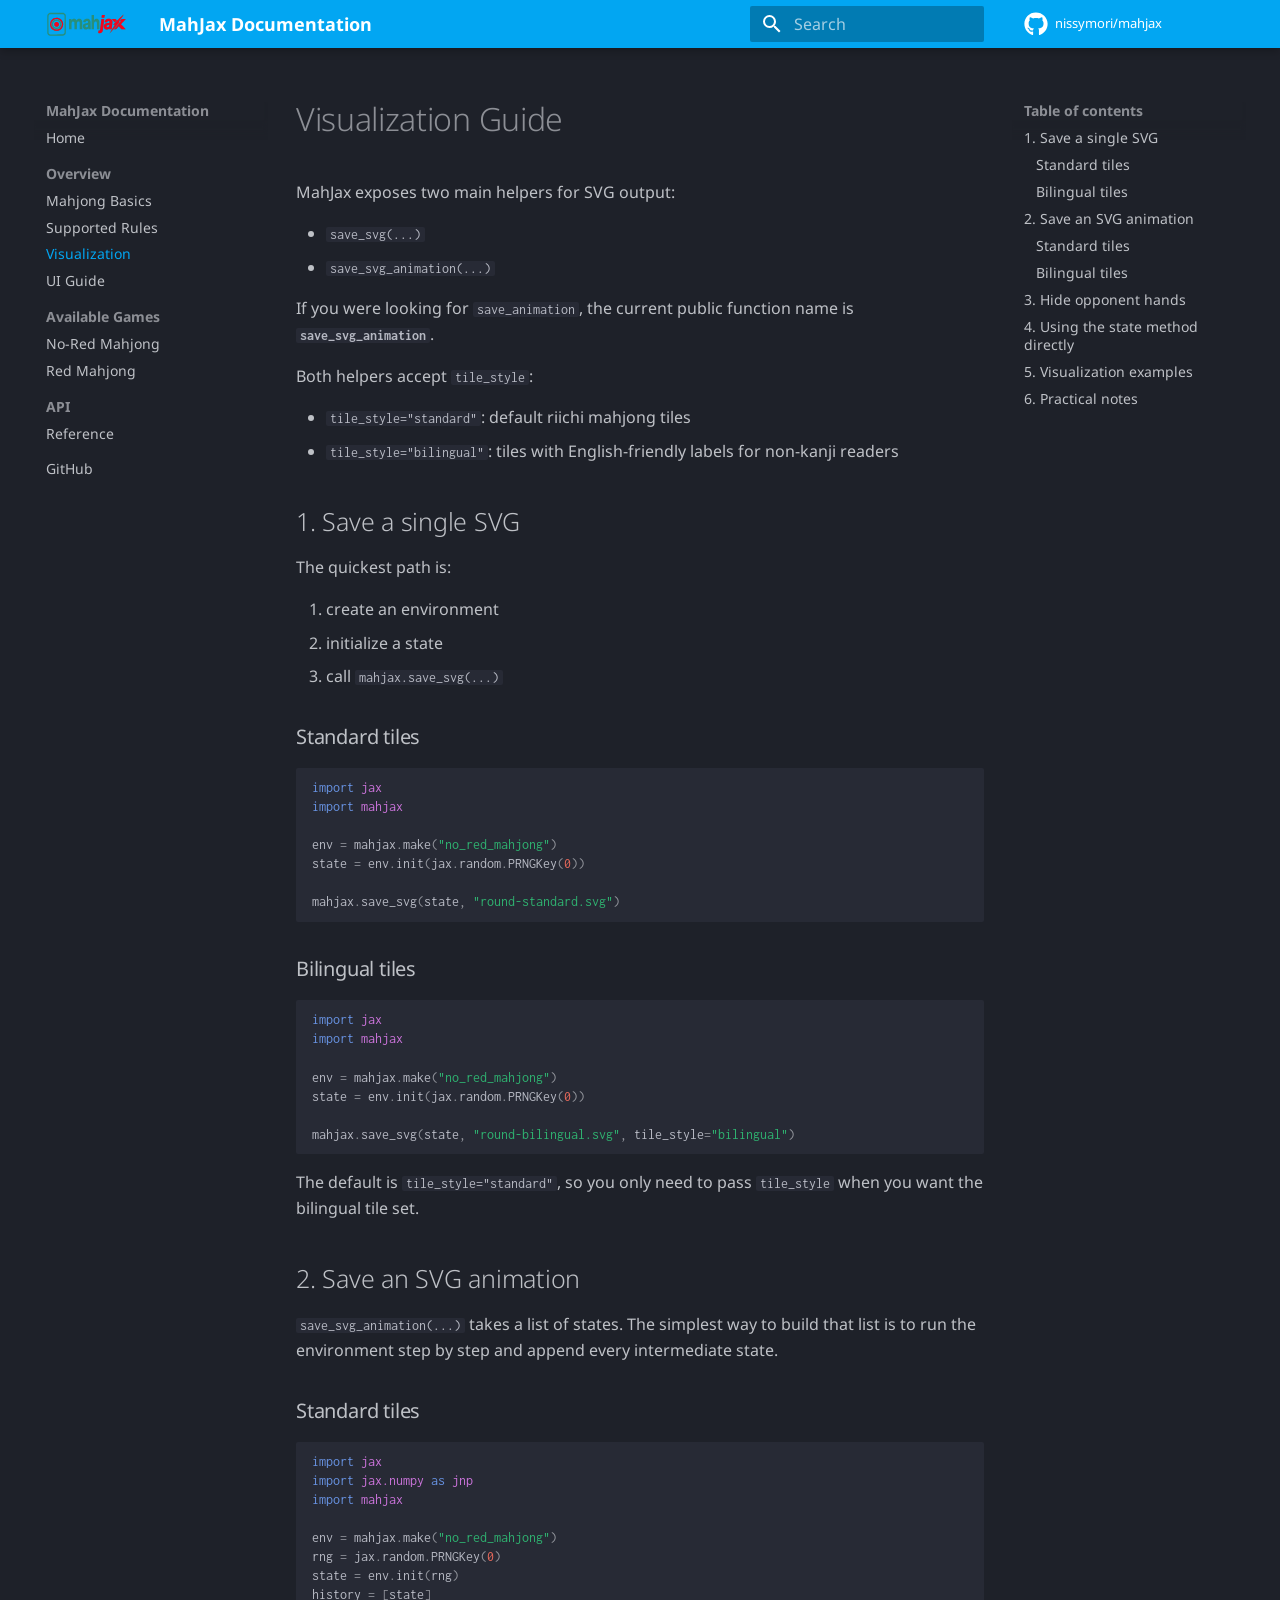
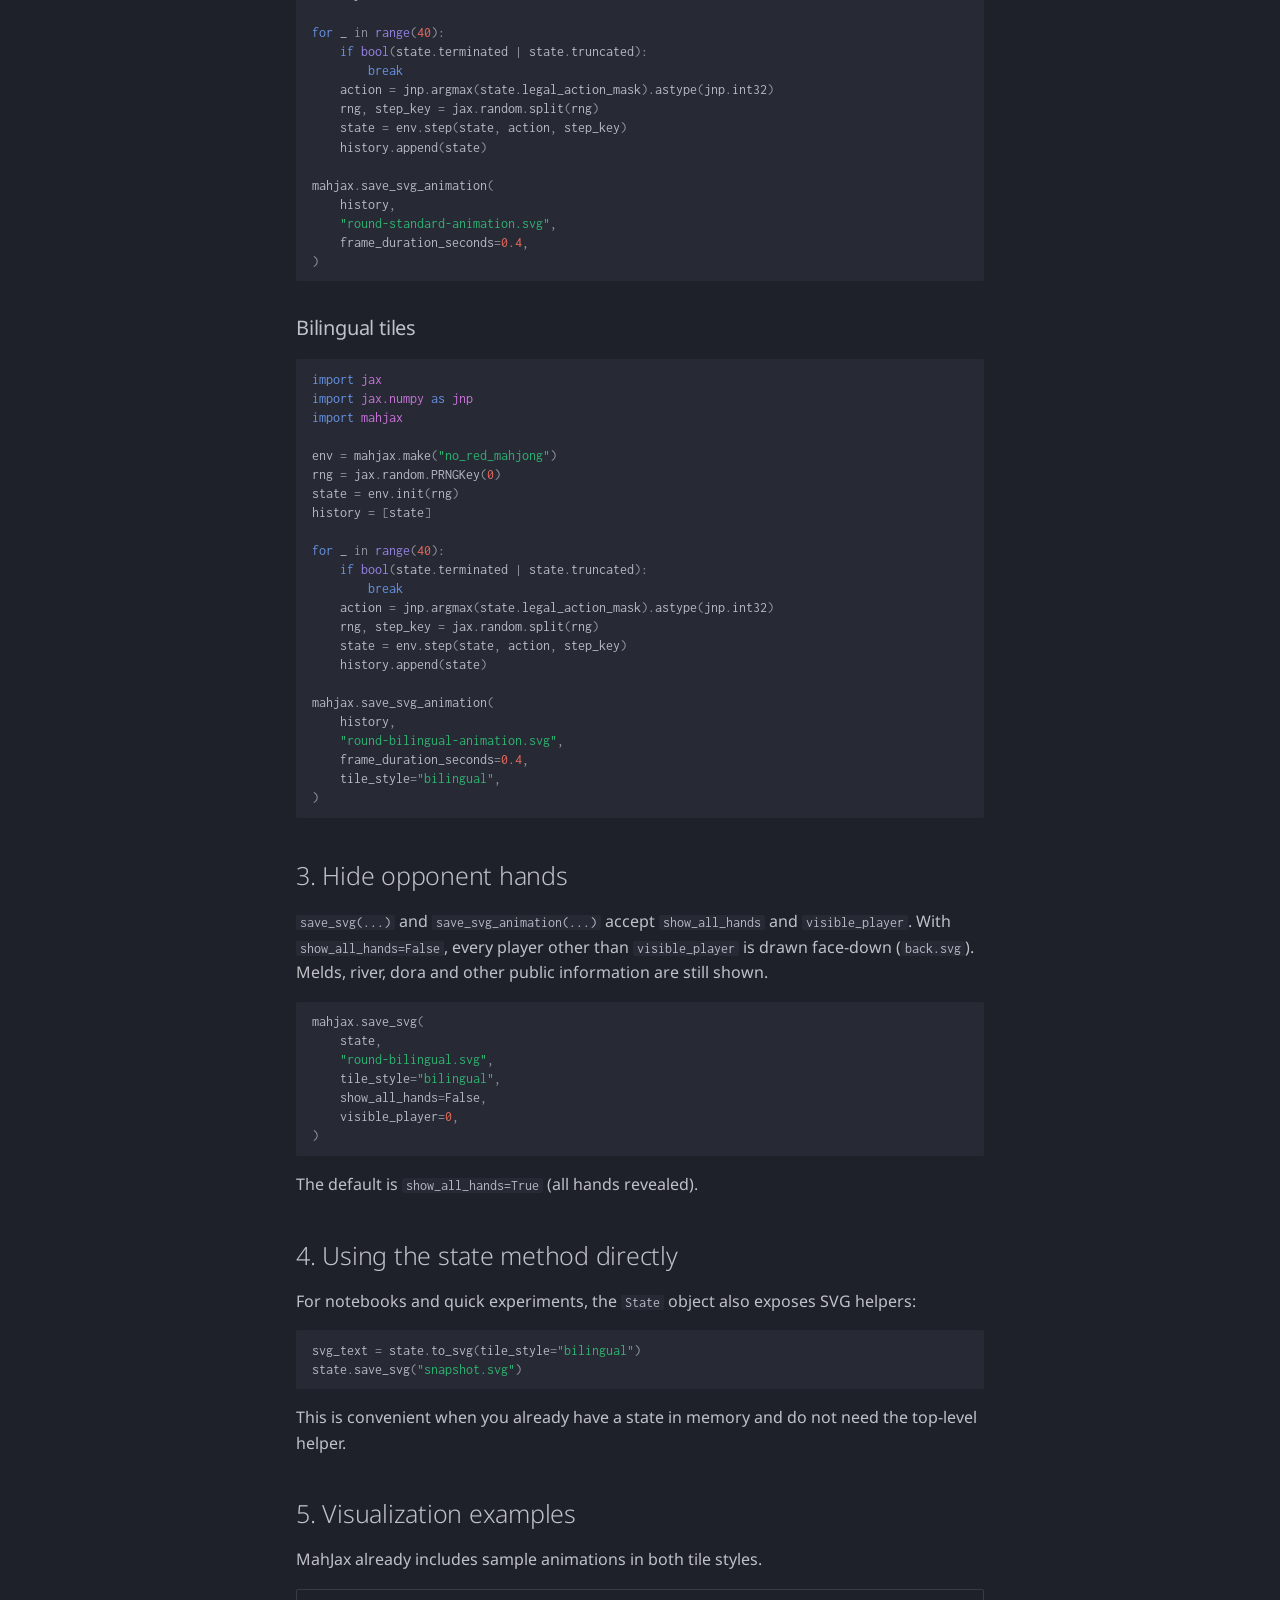
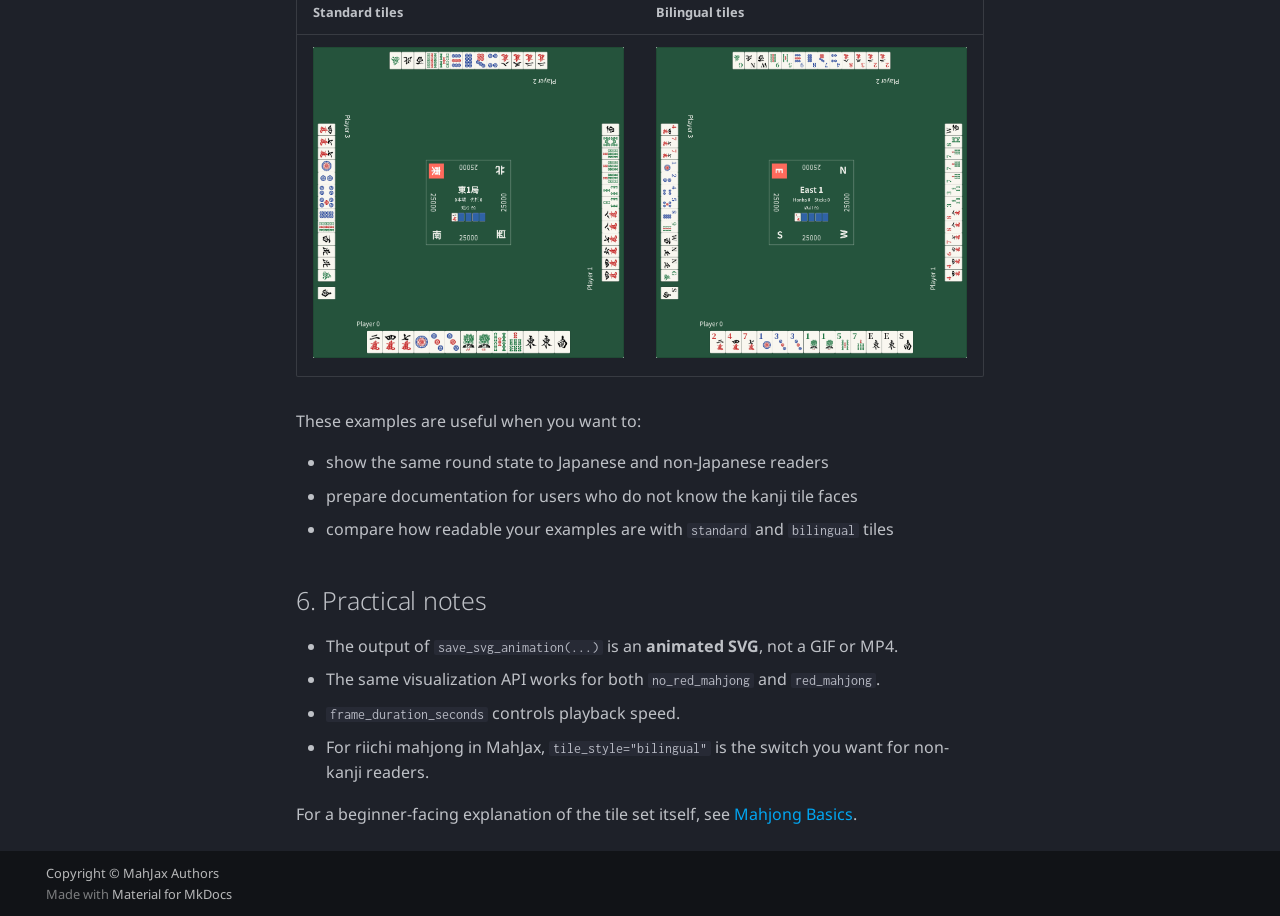
<file: visualization/index.html>
<!doctype html>
<html lang="en" class="no-js">
  <head>
    
      <meta charset="utf-8">
      <meta name="viewport" content="width=device-width,initial-scale=1">
      
        <meta name="description" content="GPU-accelerated Riichi Mahjong simulators for reinforcement learning">
      
      
        <meta name="author" content="Soichiro Nishimori">
      
      
        <link rel="canonical" href="https://nissymori.github.io/mahjax/visualization/">
      
      
        <link rel="prev" href="../rule/">
      
      
        <link rel="next" href="../ui/">
      
      
        
      
      
      <link rel="icon" href="../assets/logo.svg">
      <meta name="generator" content="mkdocs-1.6.1, mkdocs-material-9.7.7">
    
    
      
        <title>Visualization - MahJax Documentation</title>
      
    
    
      <link rel="stylesheet" href="../assets/stylesheets/main.ec1eaa64.min.css">
      
        
        <link rel="stylesheet" href="../assets/stylesheets/palette.ab4e12ef.min.css">
      
      


    
    
      
    
    
      
        
        
        <link rel="preconnect" href="https://fonts.gstatic.com" crossorigin>
        <link rel="stylesheet" href="https://fonts.googleapis.com/css?family=Noto+Sans:300,300i,400,400i,700,700i%7CInconsolata:400,400i,700,700i&display=fallback">
        <style>:root{--md-text-font:"Noto Sans";--md-code-font:"Inconsolata"}</style>
      
    
    
      <link rel="stylesheet" href="../assets/_mkdocstrings.css">
    
    <script>__md_scope=new URL("..",location),__md_hash=e=>[...e].reduce(((e,_)=>(e<<5)-e+_.charCodeAt(0)),0),__md_get=(e,_=localStorage,t=__md_scope)=>JSON.parse(_.getItem(t.pathname+"."+e)),__md_set=(e,_,t=localStorage,a=__md_scope)=>{try{t.setItem(a.pathname+"."+e,JSON.stringify(_))}catch(e){}}</script>
    
      

    
    
  </head>
  
  
    
    
    
    
    
    <body dir="ltr" data-md-color-scheme="slate" data-md-color-primary="light-blue" data-md-color-accent="cyan">
  
    
    <input class="md-toggle" data-md-toggle="drawer" type="checkbox" id="__drawer" autocomplete="off">
    <input class="md-toggle" data-md-toggle="search" type="checkbox" id="__search" autocomplete="off">
    <label class="md-overlay" for="__drawer"></label>
    <div data-md-component="skip">
      
        
        <a href="#visualization-guide" class="md-skip">
          Skip to content
        </a>
      
    </div>
    <div data-md-component="announce">
      
    </div>
    
    
      

  

<header class="md-header md-header--shadow" data-md-component="header">
  <nav class="md-header__inner md-grid" aria-label="Header">
    <a href=".." title="MahJax Documentation" class="md-header__button md-logo" aria-label="MahJax Documentation" data-md-component="logo">
      
  <img src="../assets/logo.svg" alt="logo">

    </a>
    <label class="md-header__button md-icon" for="__drawer">
      
      <svg xmlns="http://www.w3.org/2000/svg" viewBox="0 0 24 24"><path d="M3 6h18v2H3zm0 5h18v2H3zm0 5h18v2H3z"/></svg>
    </label>
    <div class="md-header__title" data-md-component="header-title">
      <div class="md-header__ellipsis">
        <div class="md-header__topic">
          <span class="md-ellipsis">
            MahJax Documentation
          </span>
        </div>
        <div class="md-header__topic" data-md-component="header-topic">
          <span class="md-ellipsis">
            
              Visualization
            
          </span>
        </div>
      </div>
    </div>
    
      
    
    
    
    
      
      
        <label class="md-header__button md-icon" for="__search">
          
          <svg xmlns="http://www.w3.org/2000/svg" viewBox="0 0 24 24"><path d="M9.5 3A6.5 6.5 0 0 1 16 9.5c0 1.61-.59 3.09-1.56 4.23l.27.27h.79l5 5-1.5 1.5-5-5v-.79l-.27-.27A6.52 6.52 0 0 1 9.5 16 6.5 6.5 0 0 1 3 9.5 6.5 6.5 0 0 1 9.5 3m0 2C7 5 5 7 5 9.5S7 14 9.5 14 14 12 14 9.5 12 5 9.5 5"/></svg>
        </label>
        <div class="md-search" data-md-component="search" role="dialog">
  <label class="md-search__overlay" for="__search"></label>
  <div class="md-search__inner" role="search">
    <form class="md-search__form" name="search">
      <input type="text" class="md-search__input" name="query" aria-label="Search" placeholder="Search" autocapitalize="off" autocorrect="off" autocomplete="off" spellcheck="false" data-md-component="search-query" required>
      <label class="md-search__icon md-icon" for="__search">
        
        <svg xmlns="http://www.w3.org/2000/svg" viewBox="0 0 24 24"><path d="M9.5 3A6.5 6.5 0 0 1 16 9.5c0 1.61-.59 3.09-1.56 4.23l.27.27h.79l5 5-1.5 1.5-5-5v-.79l-.27-.27A6.52 6.52 0 0 1 9.5 16 6.5 6.5 0 0 1 3 9.5 6.5 6.5 0 0 1 9.5 3m0 2C7 5 5 7 5 9.5S7 14 9.5 14 14 12 14 9.5 12 5 9.5 5"/></svg>
        
        <svg xmlns="http://www.w3.org/2000/svg" viewBox="0 0 24 24"><path d="M20 11v2H8l5.5 5.5-1.42 1.42L4.16 12l7.92-7.92L13.5 5.5 8 11z"/></svg>
      </label>
      <nav class="md-search__options" aria-label="Search">
        
        <button type="reset" class="md-search__icon md-icon" title="Clear" aria-label="Clear" tabindex="-1">
          
          <svg xmlns="http://www.w3.org/2000/svg" viewBox="0 0 24 24"><path d="M19 6.41 17.59 5 12 10.59 6.41 5 5 6.41 10.59 12 5 17.59 6.41 19 12 13.41 17.59 19 19 17.59 13.41 12z"/></svg>
        </button>
      </nav>
      
    </form>
    <div class="md-search__output">
      <div class="md-search__scrollwrap" tabindex="0" data-md-scrollfix>
        <div class="md-search-result" data-md-component="search-result">
          <div class="md-search-result__meta">
            Initializing search
          </div>
          <ol class="md-search-result__list" role="presentation"></ol>
        </div>
      </div>
    </div>
  </div>
</div>
      
    
    
      <div class="md-header__source">
        <a href="https://github.com/nissymori/mahjax" title="Go to repository" class="md-source" data-md-component="source">
  <div class="md-source__icon md-icon">
    
    <svg xmlns="http://www.w3.org/2000/svg" viewBox="0 0 512 512"><!--! Font Awesome Free 7.1.0 by @fontawesome - https://fontawesome.com License - https://fontawesome.com/license/free (Icons: CC BY 4.0, Fonts: SIL OFL 1.1, Code: MIT License) Copyright 2025 Fonticons, Inc.--><path d="M173.9 397.4c0 2-2.3 3.6-5.2 3.6-3.3.3-5.6-1.3-5.6-3.6 0-2 2.3-3.6 5.2-3.6 3-.3 5.6 1.3 5.6 3.6m-31.1-4.5c-.7 2 1.3 4.3 4.3 4.9 2.6 1 5.6 0 6.2-2s-1.3-4.3-4.3-5.2c-2.6-.7-5.5.3-6.2 2.3m44.2-1.7c-2.9.7-4.9 2.6-4.6 4.9.3 2 2.9 3.3 5.9 2.6 2.9-.7 4.9-2.6 4.6-4.6-.3-1.9-3-3.2-5.9-2.9M252.8 8C114.1 8 8 113.3 8 252c0 110.9 69.8 205.8 169.5 239.2 12.8 2.3 17.3-5.6 17.3-12.1 0-6.2-.3-40.4-.3-61.4 0 0-70 15-84.7-29.8 0 0-11.4-29.1-27.8-36.6 0 0-22.9-15.7 1.6-15.4 0 0 24.9 2 38.6 25.8 21.9 38.6 58.6 27.5 72.9 20.9 2.3-16 8.8-27.1 16-33.7-55.9-6.2-112.3-14.3-112.3-110.5 0-27.5 7.6-41.3 23.6-58.9-2.6-6.5-11.1-33.3 2.6-67.9 20.9-6.5 69 27 69 27 20-5.6 41.5-8.5 62.8-8.5s42.8 2.9 62.8 8.5c0 0 48.1-33.6 69-27 13.7 34.7 5.2 61.4 2.6 67.9 16 17.7 25.8 31.5 25.8 58.9 0 96.5-58.9 104.2-114.8 110.5 9.2 7.9 17 22.9 17 46.4 0 33.7-.3 75.4-.3 83.6 0 6.5 4.6 14.4 17.3 12.1C436.2 457.8 504 362.9 504 252 504 113.3 391.5 8 252.8 8M105.2 352.9c-1.3 1-1 3.3.7 5.2 1.6 1.6 3.9 2.3 5.2 1 1.3-1 1-3.3-.7-5.2-1.6-1.6-3.9-2.3-5.2-1m-10.8-8.1c-.7 1.3.3 2.9 2.3 3.9 1.6 1 3.6.7 4.3-.7.7-1.3-.3-2.9-2.3-3.9-2-.6-3.6-.3-4.3.7m32.4 35.6c-1.6 1.3-1 4.3 1.3 6.2 2.3 2.3 5.2 2.6 6.5 1 1.3-1.3.7-4.3-1.3-6.2-2.2-2.3-5.2-2.6-6.5-1m-11.4-14.7c-1.6 1-1.6 3.6 0 5.9s4.3 3.3 5.6 2.3c1.6-1.3 1.6-3.9 0-6.2-1.4-2.3-4-3.3-5.6-2"/></svg>
  </div>
  <div class="md-source__repository">
    nissymori/mahjax
  </div>
</a>
      </div>
    
  </nav>
  
</header>
    
    <div class="md-container" data-md-component="container">
      
      
        
          
        
      
      <main class="md-main" data-md-component="main">
        <div class="md-main__inner md-grid">
          
            
              
              <div class="md-sidebar md-sidebar--primary" data-md-component="sidebar" data-md-type="navigation" >
                <div class="md-sidebar__scrollwrap">
                  <div class="md-sidebar__inner">
                    



<nav class="md-nav md-nav--primary" aria-label="Navigation" data-md-level="0">
  <label class="md-nav__title" for="__drawer">
    <a href=".." title="MahJax Documentation" class="md-nav__button md-logo" aria-label="MahJax Documentation" data-md-component="logo">
      
  <img src="../assets/logo.svg" alt="logo">

    </a>
    MahJax Documentation
  </label>
  
    <div class="md-nav__source">
      <a href="https://github.com/nissymori/mahjax" title="Go to repository" class="md-source" data-md-component="source">
  <div class="md-source__icon md-icon">
    
    <svg xmlns="http://www.w3.org/2000/svg" viewBox="0 0 512 512"><!--! Font Awesome Free 7.1.0 by @fontawesome - https://fontawesome.com License - https://fontawesome.com/license/free (Icons: CC BY 4.0, Fonts: SIL OFL 1.1, Code: MIT License) Copyright 2025 Fonticons, Inc.--><path d="M173.9 397.4c0 2-2.3 3.6-5.2 3.6-3.3.3-5.6-1.3-5.6-3.6 0-2 2.3-3.6 5.2-3.6 3-.3 5.6 1.3 5.6 3.6m-31.1-4.5c-.7 2 1.3 4.3 4.3 4.9 2.6 1 5.6 0 6.2-2s-1.3-4.3-4.3-5.2c-2.6-.7-5.5.3-6.2 2.3m44.2-1.7c-2.9.7-4.9 2.6-4.6 4.9.3 2 2.9 3.3 5.9 2.6 2.9-.7 4.9-2.6 4.6-4.6-.3-1.9-3-3.2-5.9-2.9M252.8 8C114.1 8 8 113.3 8 252c0 110.9 69.8 205.8 169.5 239.2 12.8 2.3 17.3-5.6 17.3-12.1 0-6.2-.3-40.4-.3-61.4 0 0-70 15-84.7-29.8 0 0-11.4-29.1-27.8-36.6 0 0-22.9-15.7 1.6-15.4 0 0 24.9 2 38.6 25.8 21.9 38.6 58.6 27.5 72.9 20.9 2.3-16 8.8-27.1 16-33.7-55.9-6.2-112.3-14.3-112.3-110.5 0-27.5 7.6-41.3 23.6-58.9-2.6-6.5-11.1-33.3 2.6-67.9 20.9-6.5 69 27 69 27 20-5.6 41.5-8.5 62.8-8.5s42.8 2.9 62.8 8.5c0 0 48.1-33.6 69-27 13.7 34.7 5.2 61.4 2.6 67.9 16 17.7 25.8 31.5 25.8 58.9 0 96.5-58.9 104.2-114.8 110.5 9.2 7.9 17 22.9 17 46.4 0 33.7-.3 75.4-.3 83.6 0 6.5 4.6 14.4 17.3 12.1C436.2 457.8 504 362.9 504 252 504 113.3 391.5 8 252.8 8M105.2 352.9c-1.3 1-1 3.3.7 5.2 1.6 1.6 3.9 2.3 5.2 1 1.3-1 1-3.3-.7-5.2-1.6-1.6-3.9-2.3-5.2-1m-10.8-8.1c-.7 1.3.3 2.9 2.3 3.9 1.6 1 3.6.7 4.3-.7.7-1.3-.3-2.9-2.3-3.9-2-.6-3.6-.3-4.3.7m32.4 35.6c-1.6 1.3-1 4.3 1.3 6.2 2.3 2.3 5.2 2.6 6.5 1 1.3-1.3.7-4.3-1.3-6.2-2.2-2.3-5.2-2.6-6.5-1m-11.4-14.7c-1.6 1-1.6 3.6 0 5.9s4.3 3.3 5.6 2.3c1.6-1.3 1.6-3.9 0-6.2-1.4-2.3-4-3.3-5.6-2"/></svg>
  </div>
  <div class="md-source__repository">
    nissymori/mahjax
  </div>
</a>
    </div>
  
  <ul class="md-nav__list" data-md-scrollfix>
    
      
      
  
  
  
  
    <li class="md-nav__item">
      <a href=".." class="md-nav__link">
        
  
  
  <span class="md-ellipsis">
    
  
    Home
  

    
  </span>
  
  

      </a>
    </li>
  

    
      
      
  
  
    
  
  
  
    
    
    
    
      
        
        
      
    
    
    <li class="md-nav__item md-nav__item--active md-nav__item--section md-nav__item--nested">
      
        
        
        <input class="md-nav__toggle md-toggle " type="checkbox" id="__nav_2" checked>
        
          
          <label class="md-nav__link" for="__nav_2" id="__nav_2_label" tabindex="">
            
  
  
  <span class="md-ellipsis">
    
  
    Overview
  

    
  </span>
  
  

            <span class="md-nav__icon md-icon"></span>
          </label>
        
        <nav class="md-nav" data-md-level="1" aria-labelledby="__nav_2_label" aria-expanded="true">
          <label class="md-nav__title" for="__nav_2">
            <span class="md-nav__icon md-icon"></span>
            
  
    Overview
  

          </label>
          <ul class="md-nav__list" data-md-scrollfix>
            
              
                
  
  
  
  
    <li class="md-nav__item">
      <a href="../mahjong-basics/" class="md-nav__link">
        
  
  
  <span class="md-ellipsis">
    
  
    Mahjong Basics
  

    
  </span>
  
  

      </a>
    </li>
  

              
            
              
                
  
  
  
  
    <li class="md-nav__item">
      <a href="../rule/" class="md-nav__link">
        
  
  
  <span class="md-ellipsis">
    
  
    Supported Rules
  

    
  </span>
  
  

      </a>
    </li>
  

              
            
              
                
  
  
    
  
  
  
    <li class="md-nav__item md-nav__item--active">
      
      <input class="md-nav__toggle md-toggle" type="checkbox" id="__toc">
      
      
        
      
      
        <label class="md-nav__link md-nav__link--active" for="__toc">
          
  
  
  <span class="md-ellipsis">
    
  
    Visualization
  

    
  </span>
  
  

          <span class="md-nav__icon md-icon"></span>
        </label>
      
      <a href="./" class="md-nav__link md-nav__link--active">
        
  
  
  <span class="md-ellipsis">
    
  
    Visualization
  

    
  </span>
  
  

      </a>
      
        

<nav class="md-nav md-nav--secondary" aria-label="Table of contents">
  
  
  
    
  
  
    <label class="md-nav__title" for="__toc">
      <span class="md-nav__icon md-icon"></span>
      Table of contents
    </label>
    <ul class="md-nav__list" data-md-component="toc" data-md-scrollfix>
      
        <li class="md-nav__item">
  <a href="#1-save-a-single-svg" class="md-nav__link">
    <span class="md-ellipsis">
      
        1. Save a single SVG
      
    </span>
  </a>
  
    <nav class="md-nav" aria-label="1. Save a single SVG">
      <ul class="md-nav__list">
        
          <li class="md-nav__item">
  <a href="#standard-tiles" class="md-nav__link">
    <span class="md-ellipsis">
      
        Standard tiles
      
    </span>
  </a>
  
</li>
        
          <li class="md-nav__item">
  <a href="#bilingual-tiles" class="md-nav__link">
    <span class="md-ellipsis">
      
        Bilingual tiles
      
    </span>
  </a>
  
</li>
        
      </ul>
    </nav>
  
</li>
      
        <li class="md-nav__item">
  <a href="#2-save-an-svg-animation" class="md-nav__link">
    <span class="md-ellipsis">
      
        2. Save an SVG animation
      
    </span>
  </a>
  
    <nav class="md-nav" aria-label="2. Save an SVG animation">
      <ul class="md-nav__list">
        
          <li class="md-nav__item">
  <a href="#standard-tiles_1" class="md-nav__link">
    <span class="md-ellipsis">
      
        Standard tiles
      
    </span>
  </a>
  
</li>
        
          <li class="md-nav__item">
  <a href="#bilingual-tiles_1" class="md-nav__link">
    <span class="md-ellipsis">
      
        Bilingual tiles
      
    </span>
  </a>
  
</li>
        
      </ul>
    </nav>
  
</li>
      
        <li class="md-nav__item">
  <a href="#3-hide-opponent-hands" class="md-nav__link">
    <span class="md-ellipsis">
      
        3. Hide opponent hands
      
    </span>
  </a>
  
</li>
      
        <li class="md-nav__item">
  <a href="#4-using-the-state-method-directly" class="md-nav__link">
    <span class="md-ellipsis">
      
        4. Using the state method directly
      
    </span>
  </a>
  
</li>
      
        <li class="md-nav__item">
  <a href="#5-visualization-examples" class="md-nav__link">
    <span class="md-ellipsis">
      
        5. Visualization examples
      
    </span>
  </a>
  
</li>
      
        <li class="md-nav__item">
  <a href="#6-practical-notes" class="md-nav__link">
    <span class="md-ellipsis">
      
        6. Practical notes
      
    </span>
  </a>
  
</li>
      
    </ul>
  
</nav>
      
    </li>
  

              
            
              
                
  
  
  
  
    <li class="md-nav__item">
      <a href="../ui/" class="md-nav__link">
        
  
  
  <span class="md-ellipsis">
    
  
    UI Guide
  

    
  </span>
  
  

      </a>
    </li>
  

              
            
          </ul>
        </nav>
      
    </li>
  

    
      
      
  
  
  
  
    
    
    
    
      
        
        
      
    
    
    <li class="md-nav__item md-nav__item--section md-nav__item--nested">
      
        
        
        <input class="md-nav__toggle md-toggle " type="checkbox" id="__nav_3" >
        
          
          <label class="md-nav__link" for="__nav_3" id="__nav_3_label" tabindex="">
            
  
  
  <span class="md-ellipsis">
    
  
    Available Games
  

    
  </span>
  
  

            <span class="md-nav__icon md-icon"></span>
          </label>
        
        <nav class="md-nav" data-md-level="1" aria-labelledby="__nav_3_label" aria-expanded="false">
          <label class="md-nav__title" for="__nav_3">
            <span class="md-nav__icon md-icon"></span>
            
  
    Available Games
  

          </label>
          <ul class="md-nav__list" data-md-scrollfix>
            
              
                
  
  
  
  
    <li class="md-nav__item">
      <a href="../no_red_mahjong/" class="md-nav__link">
        
  
  
  <span class="md-ellipsis">
    
  
    No-Red Mahjong
  

    
  </span>
  
  

      </a>
    </li>
  

              
            
              
                
  
  
  
  
    <li class="md-nav__item">
      <a href="../red_mahjong/" class="md-nav__link">
        
  
  
  <span class="md-ellipsis">
    
  
    Red Mahjong
  

    
  </span>
  
  

      </a>
    </li>
  

              
            
          </ul>
        </nav>
      
    </li>
  

    
      
      
  
  
  
  
    
    
    
    
      
        
        
      
    
    
    <li class="md-nav__item md-nav__item--section md-nav__item--nested">
      
        
        
        <input class="md-nav__toggle md-toggle " type="checkbox" id="__nav_4" >
        
          
          <label class="md-nav__link" for="__nav_4" id="__nav_4_label" tabindex="">
            
  
  
  <span class="md-ellipsis">
    
  
    API
  

    
  </span>
  
  

            <span class="md-nav__icon md-icon"></span>
          </label>
        
        <nav class="md-nav" data-md-level="1" aria-labelledby="__nav_4_label" aria-expanded="false">
          <label class="md-nav__title" for="__nav_4">
            <span class="md-nav__icon md-icon"></span>
            
  
    API
  

          </label>
          <ul class="md-nav__list" data-md-scrollfix>
            
              
                
  
  
  
  
    <li class="md-nav__item">
      <a href="../api/" class="md-nav__link">
        
  
  
  <span class="md-ellipsis">
    
  
    Reference
  

    
  </span>
  
  

      </a>
    </li>
  

              
            
          </ul>
        </nav>
      
    </li>
  

    
      
      
  
  
  
  
    <li class="md-nav__item">
      <a href="https://github.com/nissymori/mahjax" class="md-nav__link">
        
  
  
  <span class="md-ellipsis">
    
  
    GitHub
  

    
  </span>
  
  

      </a>
    </li>
  

    
  </ul>
</nav>
                  </div>
                </div>
              </div>
            
            
              
              <div class="md-sidebar md-sidebar--secondary" data-md-component="sidebar" data-md-type="toc" >
                <div class="md-sidebar__scrollwrap">
                  <div class="md-sidebar__inner">
                    

<nav class="md-nav md-nav--secondary" aria-label="Table of contents">
  
  
  
    
  
  
    <label class="md-nav__title" for="__toc">
      <span class="md-nav__icon md-icon"></span>
      Table of contents
    </label>
    <ul class="md-nav__list" data-md-component="toc" data-md-scrollfix>
      
        <li class="md-nav__item">
  <a href="#1-save-a-single-svg" class="md-nav__link">
    <span class="md-ellipsis">
      
        1. Save a single SVG
      
    </span>
  </a>
  
    <nav class="md-nav" aria-label="1. Save a single SVG">
      <ul class="md-nav__list">
        
          <li class="md-nav__item">
  <a href="#standard-tiles" class="md-nav__link">
    <span class="md-ellipsis">
      
        Standard tiles
      
    </span>
  </a>
  
</li>
        
          <li class="md-nav__item">
  <a href="#bilingual-tiles" class="md-nav__link">
    <span class="md-ellipsis">
      
        Bilingual tiles
      
    </span>
  </a>
  
</li>
        
      </ul>
    </nav>
  
</li>
      
        <li class="md-nav__item">
  <a href="#2-save-an-svg-animation" class="md-nav__link">
    <span class="md-ellipsis">
      
        2. Save an SVG animation
      
    </span>
  </a>
  
    <nav class="md-nav" aria-label="2. Save an SVG animation">
      <ul class="md-nav__list">
        
          <li class="md-nav__item">
  <a href="#standard-tiles_1" class="md-nav__link">
    <span class="md-ellipsis">
      
        Standard tiles
      
    </span>
  </a>
  
</li>
        
          <li class="md-nav__item">
  <a href="#bilingual-tiles_1" class="md-nav__link">
    <span class="md-ellipsis">
      
        Bilingual tiles
      
    </span>
  </a>
  
</li>
        
      </ul>
    </nav>
  
</li>
      
        <li class="md-nav__item">
  <a href="#3-hide-opponent-hands" class="md-nav__link">
    <span class="md-ellipsis">
      
        3. Hide opponent hands
      
    </span>
  </a>
  
</li>
      
        <li class="md-nav__item">
  <a href="#4-using-the-state-method-directly" class="md-nav__link">
    <span class="md-ellipsis">
      
        4. Using the state method directly
      
    </span>
  </a>
  
</li>
      
        <li class="md-nav__item">
  <a href="#5-visualization-examples" class="md-nav__link">
    <span class="md-ellipsis">
      
        5. Visualization examples
      
    </span>
  </a>
  
</li>
      
        <li class="md-nav__item">
  <a href="#6-practical-notes" class="md-nav__link">
    <span class="md-ellipsis">
      
        6. Practical notes
      
    </span>
  </a>
  
</li>
      
    </ul>
  
</nav>
                  </div>
                </div>
              </div>
            
          
          
            <div class="md-content" data-md-component="content">
              
              <article class="md-content__inner md-typeset">
                
                  


  
  


<h1 id="visualization-guide">Visualization Guide</h1>
<p>MahJax exposes two main helpers for SVG output:</p>
<ul>
<li><code>save_svg(...)</code></li>
<li><code>save_svg_animation(...)</code></li>
</ul>
<p>If you were looking for <code>save_animation</code>, the current public function name is <strong><code>save_svg_animation</code></strong>.</p>
<p>Both helpers accept <code>tile_style</code>:</p>
<ul>
<li><code>tile_style="standard"</code>: default riichi mahjong tiles</li>
<li><code>tile_style="bilingual"</code>: tiles with English-friendly labels for non-kanji readers</li>
</ul>
<h2 id="1-save-a-single-svg">1. Save a single SVG</h2>
<p>The quickest path is:</p>
<ol>
<li>create an environment</li>
<li>initialize a state</li>
<li>call <code>mahjax.save_svg(...)</code></li>
</ol>
<h3 id="standard-tiles">Standard tiles</h3>
<div class="language-python highlight"><pre><span></span><code><span id="__span-0-1"><a id="__codelineno-0-1" name="__codelineno-0-1" href="#__codelineno-0-1"></a><span class="kn">import</span><span class="w"> </span><span class="nn">jax</span>
</span><span id="__span-0-2"><a id="__codelineno-0-2" name="__codelineno-0-2" href="#__codelineno-0-2"></a><span class="kn">import</span><span class="w"> </span><span class="nn">mahjax</span>
</span><span id="__span-0-3"><a id="__codelineno-0-3" name="__codelineno-0-3" href="#__codelineno-0-3"></a>
</span><span id="__span-0-4"><a id="__codelineno-0-4" name="__codelineno-0-4" href="#__codelineno-0-4"></a><span class="n">env</span> <span class="o">=</span> <span class="n">mahjax</span><span class="o">.</span><span class="n">make</span><span class="p">(</span><span class="s2">"no_red_mahjong"</span><span class="p">)</span>
</span><span id="__span-0-5"><a id="__codelineno-0-5" name="__codelineno-0-5" href="#__codelineno-0-5"></a><span class="n">state</span> <span class="o">=</span> <span class="n">env</span><span class="o">.</span><span class="n">init</span><span class="p">(</span><span class="n">jax</span><span class="o">.</span><span class="n">random</span><span class="o">.</span><span class="n">PRNGKey</span><span class="p">(</span><span class="mi">0</span><span class="p">))</span>
</span><span id="__span-0-6"><a id="__codelineno-0-6" name="__codelineno-0-6" href="#__codelineno-0-6"></a>
</span><span id="__span-0-7"><a id="__codelineno-0-7" name="__codelineno-0-7" href="#__codelineno-0-7"></a><span class="n">mahjax</span><span class="o">.</span><span class="n">save_svg</span><span class="p">(</span><span class="n">state</span><span class="p">,</span> <span class="s2">"round-standard.svg"</span><span class="p">)</span>
</span></code></pre></div>
<h3 id="bilingual-tiles">Bilingual tiles</h3>
<div class="language-python highlight"><pre><span></span><code><span id="__span-1-1"><a id="__codelineno-1-1" name="__codelineno-1-1" href="#__codelineno-1-1"></a><span class="kn">import</span><span class="w"> </span><span class="nn">jax</span>
</span><span id="__span-1-2"><a id="__codelineno-1-2" name="__codelineno-1-2" href="#__codelineno-1-2"></a><span class="kn">import</span><span class="w"> </span><span class="nn">mahjax</span>
</span><span id="__span-1-3"><a id="__codelineno-1-3" name="__codelineno-1-3" href="#__codelineno-1-3"></a>
</span><span id="__span-1-4"><a id="__codelineno-1-4" name="__codelineno-1-4" href="#__codelineno-1-4"></a><span class="n">env</span> <span class="o">=</span> <span class="n">mahjax</span><span class="o">.</span><span class="n">make</span><span class="p">(</span><span class="s2">"no_red_mahjong"</span><span class="p">)</span>
</span><span id="__span-1-5"><a id="__codelineno-1-5" name="__codelineno-1-5" href="#__codelineno-1-5"></a><span class="n">state</span> <span class="o">=</span> <span class="n">env</span><span class="o">.</span><span class="n">init</span><span class="p">(</span><span class="n">jax</span><span class="o">.</span><span class="n">random</span><span class="o">.</span><span class="n">PRNGKey</span><span class="p">(</span><span class="mi">0</span><span class="p">))</span>
</span><span id="__span-1-6"><a id="__codelineno-1-6" name="__codelineno-1-6" href="#__codelineno-1-6"></a>
</span><span id="__span-1-7"><a id="__codelineno-1-7" name="__codelineno-1-7" href="#__codelineno-1-7"></a><span class="n">mahjax</span><span class="o">.</span><span class="n">save_svg</span><span class="p">(</span><span class="n">state</span><span class="p">,</span> <span class="s2">"round-bilingual.svg"</span><span class="p">,</span> <span class="n">tile_style</span><span class="o">=</span><span class="s2">"bilingual"</span><span class="p">)</span>
</span></code></pre></div>
<p>The default is <code>tile_style="standard"</code>, so you only need to pass <code>tile_style</code> when you want the bilingual tile set.</p>
<h2 id="2-save-an-svg-animation">2. Save an SVG animation</h2>
<p><code>save_svg_animation(...)</code> takes a list of states.
The simplest way to build that list is to run the environment step by step and append every intermediate state.</p>
<h3 id="standard-tiles_1">Standard tiles</h3>
<div class="language-python highlight"><pre><span></span><code><span id="__span-2-1"><a id="__codelineno-2-1" name="__codelineno-2-1" href="#__codelineno-2-1"></a><span class="kn">import</span><span class="w"> </span><span class="nn">jax</span>
</span><span id="__span-2-2"><a id="__codelineno-2-2" name="__codelineno-2-2" href="#__codelineno-2-2"></a><span class="kn">import</span><span class="w"> </span><span class="nn">jax.numpy</span><span class="w"> </span><span class="k">as</span><span class="w"> </span><span class="nn">jnp</span>
</span><span id="__span-2-3"><a id="__codelineno-2-3" name="__codelineno-2-3" href="#__codelineno-2-3"></a><span class="kn">import</span><span class="w"> </span><span class="nn">mahjax</span>
</span><span id="__span-2-4"><a id="__codelineno-2-4" name="__codelineno-2-4" href="#__codelineno-2-4"></a>
</span><span id="__span-2-5"><a id="__codelineno-2-5" name="__codelineno-2-5" href="#__codelineno-2-5"></a><span class="n">env</span> <span class="o">=</span> <span class="n">mahjax</span><span class="o">.</span><span class="n">make</span><span class="p">(</span><span class="s2">"no_red_mahjong"</span><span class="p">)</span>
</span><span id="__span-2-6"><a id="__codelineno-2-6" name="__codelineno-2-6" href="#__codelineno-2-6"></a><span class="n">rng</span> <span class="o">=</span> <span class="n">jax</span><span class="o">.</span><span class="n">random</span><span class="o">.</span><span class="n">PRNGKey</span><span class="p">(</span><span class="mi">0</span><span class="p">)</span>
</span><span id="__span-2-7"><a id="__codelineno-2-7" name="__codelineno-2-7" href="#__codelineno-2-7"></a><span class="n">state</span> <span class="o">=</span> <span class="n">env</span><span class="o">.</span><span class="n">init</span><span class="p">(</span><span class="n">rng</span><span class="p">)</span>
</span><span id="__span-2-8"><a id="__codelineno-2-8" name="__codelineno-2-8" href="#__codelineno-2-8"></a><span class="n">history</span> <span class="o">=</span> <span class="p">[</span><span class="n">state</span><span class="p">]</span>
</span><span id="__span-2-9"><a id="__codelineno-2-9" name="__codelineno-2-9" href="#__codelineno-2-9"></a>
</span><span id="__span-2-10"><a id="__codelineno-2-10" name="__codelineno-2-10" href="#__codelineno-2-10"></a><span class="k">for</span> <span class="n">_</span> <span class="ow">in</span> <span class="nb">range</span><span class="p">(</span><span class="mi">40</span><span class="p">):</span>
</span><span id="__span-2-11"><a id="__codelineno-2-11" name="__codelineno-2-11" href="#__codelineno-2-11"></a>    <span class="k">if</span> <span class="nb">bool</span><span class="p">(</span><span class="n">state</span><span class="o">.</span><span class="n">terminated</span> <span class="o">|</span> <span class="n">state</span><span class="o">.</span><span class="n">truncated</span><span class="p">):</span>
</span><span id="__span-2-12"><a id="__codelineno-2-12" name="__codelineno-2-12" href="#__codelineno-2-12"></a>        <span class="k">break</span>
</span><span id="__span-2-13"><a id="__codelineno-2-13" name="__codelineno-2-13" href="#__codelineno-2-13"></a>    <span class="n">action</span> <span class="o">=</span> <span class="n">jnp</span><span class="o">.</span><span class="n">argmax</span><span class="p">(</span><span class="n">state</span><span class="o">.</span><span class="n">legal_action_mask</span><span class="p">)</span><span class="o">.</span><span class="n">astype</span><span class="p">(</span><span class="n">jnp</span><span class="o">.</span><span class="n">int32</span><span class="p">)</span>
</span><span id="__span-2-14"><a id="__codelineno-2-14" name="__codelineno-2-14" href="#__codelineno-2-14"></a>    <span class="n">rng</span><span class="p">,</span> <span class="n">step_key</span> <span class="o">=</span> <span class="n">jax</span><span class="o">.</span><span class="n">random</span><span class="o">.</span><span class="n">split</span><span class="p">(</span><span class="n">rng</span><span class="p">)</span>
</span><span id="__span-2-15"><a id="__codelineno-2-15" name="__codelineno-2-15" href="#__codelineno-2-15"></a>    <span class="n">state</span> <span class="o">=</span> <span class="n">env</span><span class="o">.</span><span class="n">step</span><span class="p">(</span><span class="n">state</span><span class="p">,</span> <span class="n">action</span><span class="p">,</span> <span class="n">step_key</span><span class="p">)</span>
</span><span id="__span-2-16"><a id="__codelineno-2-16" name="__codelineno-2-16" href="#__codelineno-2-16"></a>    <span class="n">history</span><span class="o">.</span><span class="n">append</span><span class="p">(</span><span class="n">state</span><span class="p">)</span>
</span><span id="__span-2-17"><a id="__codelineno-2-17" name="__codelineno-2-17" href="#__codelineno-2-17"></a>
</span><span id="__span-2-18"><a id="__codelineno-2-18" name="__codelineno-2-18" href="#__codelineno-2-18"></a><span class="n">mahjax</span><span class="o">.</span><span class="n">save_svg_animation</span><span class="p">(</span>
</span><span id="__span-2-19"><a id="__codelineno-2-19" name="__codelineno-2-19" href="#__codelineno-2-19"></a>    <span class="n">history</span><span class="p">,</span>
</span><span id="__span-2-20"><a id="__codelineno-2-20" name="__codelineno-2-20" href="#__codelineno-2-20"></a>    <span class="s2">"round-standard-animation.svg"</span><span class="p">,</span>
</span><span id="__span-2-21"><a id="__codelineno-2-21" name="__codelineno-2-21" href="#__codelineno-2-21"></a>    <span class="n">frame_duration_seconds</span><span class="o">=</span><span class="mf">0.4</span><span class="p">,</span>
</span><span id="__span-2-22"><a id="__codelineno-2-22" name="__codelineno-2-22" href="#__codelineno-2-22"></a><span class="p">)</span>
</span></code></pre></div>
<h3 id="bilingual-tiles_1">Bilingual tiles</h3>
<div class="language-python highlight"><pre><span></span><code><span id="__span-3-1"><a id="__codelineno-3-1" name="__codelineno-3-1" href="#__codelineno-3-1"></a><span class="kn">import</span><span class="w"> </span><span class="nn">jax</span>
</span><span id="__span-3-2"><a id="__codelineno-3-2" name="__codelineno-3-2" href="#__codelineno-3-2"></a><span class="kn">import</span><span class="w"> </span><span class="nn">jax.numpy</span><span class="w"> </span><span class="k">as</span><span class="w"> </span><span class="nn">jnp</span>
</span><span id="__span-3-3"><a id="__codelineno-3-3" name="__codelineno-3-3" href="#__codelineno-3-3"></a><span class="kn">import</span><span class="w"> </span><span class="nn">mahjax</span>
</span><span id="__span-3-4"><a id="__codelineno-3-4" name="__codelineno-3-4" href="#__codelineno-3-4"></a>
</span><span id="__span-3-5"><a id="__codelineno-3-5" name="__codelineno-3-5" href="#__codelineno-3-5"></a><span class="n">env</span> <span class="o">=</span> <span class="n">mahjax</span><span class="o">.</span><span class="n">make</span><span class="p">(</span><span class="s2">"no_red_mahjong"</span><span class="p">)</span>
</span><span id="__span-3-6"><a id="__codelineno-3-6" name="__codelineno-3-6" href="#__codelineno-3-6"></a><span class="n">rng</span> <span class="o">=</span> <span class="n">jax</span><span class="o">.</span><span class="n">random</span><span class="o">.</span><span class="n">PRNGKey</span><span class="p">(</span><span class="mi">0</span><span class="p">)</span>
</span><span id="__span-3-7"><a id="__codelineno-3-7" name="__codelineno-3-7" href="#__codelineno-3-7"></a><span class="n">state</span> <span class="o">=</span> <span class="n">env</span><span class="o">.</span><span class="n">init</span><span class="p">(</span><span class="n">rng</span><span class="p">)</span>
</span><span id="__span-3-8"><a id="__codelineno-3-8" name="__codelineno-3-8" href="#__codelineno-3-8"></a><span class="n">history</span> <span class="o">=</span> <span class="p">[</span><span class="n">state</span><span class="p">]</span>
</span><span id="__span-3-9"><a id="__codelineno-3-9" name="__codelineno-3-9" href="#__codelineno-3-9"></a>
</span><span id="__span-3-10"><a id="__codelineno-3-10" name="__codelineno-3-10" href="#__codelineno-3-10"></a><span class="k">for</span> <span class="n">_</span> <span class="ow">in</span> <span class="nb">range</span><span class="p">(</span><span class="mi">40</span><span class="p">):</span>
</span><span id="__span-3-11"><a id="__codelineno-3-11" name="__codelineno-3-11" href="#__codelineno-3-11"></a>    <span class="k">if</span> <span class="nb">bool</span><span class="p">(</span><span class="n">state</span><span class="o">.</span><span class="n">terminated</span> <span class="o">|</span> <span class="n">state</span><span class="o">.</span><span class="n">truncated</span><span class="p">):</span>
</span><span id="__span-3-12"><a id="__codelineno-3-12" name="__codelineno-3-12" href="#__codelineno-3-12"></a>        <span class="k">break</span>
</span><span id="__span-3-13"><a id="__codelineno-3-13" name="__codelineno-3-13" href="#__codelineno-3-13"></a>    <span class="n">action</span> <span class="o">=</span> <span class="n">jnp</span><span class="o">.</span><span class="n">argmax</span><span class="p">(</span><span class="n">state</span><span class="o">.</span><span class="n">legal_action_mask</span><span class="p">)</span><span class="o">.</span><span class="n">astype</span><span class="p">(</span><span class="n">jnp</span><span class="o">.</span><span class="n">int32</span><span class="p">)</span>
</span><span id="__span-3-14"><a id="__codelineno-3-14" name="__codelineno-3-14" href="#__codelineno-3-14"></a>    <span class="n">rng</span><span class="p">,</span> <span class="n">step_key</span> <span class="o">=</span> <span class="n">jax</span><span class="o">.</span><span class="n">random</span><span class="o">.</span><span class="n">split</span><span class="p">(</span><span class="n">rng</span><span class="p">)</span>
</span><span id="__span-3-15"><a id="__codelineno-3-15" name="__codelineno-3-15" href="#__codelineno-3-15"></a>    <span class="n">state</span> <span class="o">=</span> <span class="n">env</span><span class="o">.</span><span class="n">step</span><span class="p">(</span><span class="n">state</span><span class="p">,</span> <span class="n">action</span><span class="p">,</span> <span class="n">step_key</span><span class="p">)</span>
</span><span id="__span-3-16"><a id="__codelineno-3-16" name="__codelineno-3-16" href="#__codelineno-3-16"></a>    <span class="n">history</span><span class="o">.</span><span class="n">append</span><span class="p">(</span><span class="n">state</span><span class="p">)</span>
</span><span id="__span-3-17"><a id="__codelineno-3-17" name="__codelineno-3-17" href="#__codelineno-3-17"></a>
</span><span id="__span-3-18"><a id="__codelineno-3-18" name="__codelineno-3-18" href="#__codelineno-3-18"></a><span class="n">mahjax</span><span class="o">.</span><span class="n">save_svg_animation</span><span class="p">(</span>
</span><span id="__span-3-19"><a id="__codelineno-3-19" name="__codelineno-3-19" href="#__codelineno-3-19"></a>    <span class="n">history</span><span class="p">,</span>
</span><span id="__span-3-20"><a id="__codelineno-3-20" name="__codelineno-3-20" href="#__codelineno-3-20"></a>    <span class="s2">"round-bilingual-animation.svg"</span><span class="p">,</span>
</span><span id="__span-3-21"><a id="__codelineno-3-21" name="__codelineno-3-21" href="#__codelineno-3-21"></a>    <span class="n">frame_duration_seconds</span><span class="o">=</span><span class="mf">0.4</span><span class="p">,</span>
</span><span id="__span-3-22"><a id="__codelineno-3-22" name="__codelineno-3-22" href="#__codelineno-3-22"></a>    <span class="n">tile_style</span><span class="o">=</span><span class="s2">"bilingual"</span><span class="p">,</span>
</span><span id="__span-3-23"><a id="__codelineno-3-23" name="__codelineno-3-23" href="#__codelineno-3-23"></a><span class="p">)</span>
</span></code></pre></div>
<h2 id="3-hide-opponent-hands">3. Hide opponent hands</h2>
<p><code>save_svg(...)</code> and <code>save_svg_animation(...)</code> accept <code>show_all_hands</code> and <code>visible_player</code>.
With <code>show_all_hands=False</code>, every player other than <code>visible_player</code> is drawn face-down (<code>back.svg</code>). Melds, river, dora and other public information are still shown.</p>
<div class="language-python highlight"><pre><span></span><code><span id="__span-4-1"><a id="__codelineno-4-1" name="__codelineno-4-1" href="#__codelineno-4-1"></a><span class="n">mahjax</span><span class="o">.</span><span class="n">save_svg</span><span class="p">(</span>
</span><span id="__span-4-2"><a id="__codelineno-4-2" name="__codelineno-4-2" href="#__codelineno-4-2"></a>    <span class="n">state</span><span class="p">,</span>
</span><span id="__span-4-3"><a id="__codelineno-4-3" name="__codelineno-4-3" href="#__codelineno-4-3"></a>    <span class="s2">"round-bilingual.svg"</span><span class="p">,</span>
</span><span id="__span-4-4"><a id="__codelineno-4-4" name="__codelineno-4-4" href="#__codelineno-4-4"></a>    <span class="n">tile_style</span><span class="o">=</span><span class="s2">"bilingual"</span><span class="p">,</span>
</span><span id="__span-4-5"><a id="__codelineno-4-5" name="__codelineno-4-5" href="#__codelineno-4-5"></a>    <span class="n">show_all_hands</span><span class="o">=</span><span class="kc">False</span><span class="p">,</span>
</span><span id="__span-4-6"><a id="__codelineno-4-6" name="__codelineno-4-6" href="#__codelineno-4-6"></a>    <span class="n">visible_player</span><span class="o">=</span><span class="mi">0</span><span class="p">,</span>
</span><span id="__span-4-7"><a id="__codelineno-4-7" name="__codelineno-4-7" href="#__codelineno-4-7"></a><span class="p">)</span>
</span></code></pre></div>
<p>The default is <code>show_all_hands=True</code> (all hands revealed).</p>
<h2 id="4-using-the-state-method-directly">4. Using the state method directly</h2>
<p>For notebooks and quick experiments, the <code>State</code> object also exposes SVG helpers:</p>
<div class="language-python highlight"><pre><span></span><code><span id="__span-5-1"><a id="__codelineno-5-1" name="__codelineno-5-1" href="#__codelineno-5-1"></a><span class="n">svg_text</span> <span class="o">=</span> <span class="n">state</span><span class="o">.</span><span class="n">to_svg</span><span class="p">(</span><span class="n">tile_style</span><span class="o">=</span><span class="s2">"bilingual"</span><span class="p">)</span>
</span><span id="__span-5-2"><a id="__codelineno-5-2" name="__codelineno-5-2" href="#__codelineno-5-2"></a><span class="n">state</span><span class="o">.</span><span class="n">save_svg</span><span class="p">(</span><span class="s2">"snapshot.svg"</span><span class="p">)</span>
</span></code></pre></div>
<p>This is convenient when you already have a state in memory and do not need the top-level helper.</p>
<h2 id="5-visualization-examples">5. Visualization examples</h2>
<p>MahJax already includes sample animations in both tile styles.</p>
<table>
<thead>
<tr>
<th>Standard tiles</th>
<th>Bilingual tiles</th>
</tr>
</thead>
<tbody>
<tr>
<td><img alt="Standard tile animation" src="../assets/red_mahjong_random_ja.gif" /></td>
<td><img alt="Bilingual tile animation" src="../assets/red_mahjong_random_en.gif" /></td>
</tr>
</tbody>
</table>
<p>These examples are useful when you want to:</p>
<ul>
<li>show the same round state to Japanese and non-Japanese readers</li>
<li>prepare documentation for users who do not know the kanji tile faces</li>
<li>compare how readable your examples are with <code>standard</code> and <code>bilingual</code> tiles</li>
</ul>
<h2 id="6-practical-notes">6. Practical notes</h2>
<ul>
<li>The output of <code>save_svg_animation(...)</code> is an <strong>animated SVG</strong>, not a GIF or MP4.</li>
<li>The same visualization API works for both <code>no_red_mahjong</code> and <code>red_mahjong</code>.</li>
<li><code>frame_duration_seconds</code> controls playback speed.</li>
<li>For riichi mahjong in MahJax, <code>tile_style="bilingual"</code> is the switch you want for non-kanji readers.</li>
</ul>
<p>For a beginner-facing explanation of the tile set itself, see <a href="../mahjong-basics/">Mahjong Basics</a>.</p>












                
              </article>
            </div>
          
          
<script>var target=document.getElementById(location.hash.slice(1));target&&target.name&&(target.checked=target.name.startsWith("__tabbed_"))</script>
        </div>
        
      </main>
      
        <footer class="md-footer">
  
  <div class="md-footer-meta md-typeset">
    <div class="md-footer-meta__inner md-grid">
      <div class="md-copyright">
  
    <div class="md-copyright__highlight">
      Copyright © MahJax Authors
    </div>
  
  
    Made with
    <a href="https://squidfunk.github.io/mkdocs-material/" target="_blank" rel="noopener">
      Material for MkDocs
    </a>
  
</div>
      
    </div>
  </div>
</footer>
      
    </div>
    <div class="md-dialog" data-md-component="dialog">
      <div class="md-dialog__inner md-typeset"></div>
    </div>
    
    
    
      
      
      <script id="__config" type="application/json">{"annotate": null, "base": "..", "features": ["navigation.sections", "header.autohide"], "search": "../assets/javascripts/workers/search.2c215733.min.js", "tags": null, "translations": {"clipboard.copied": "Copied to clipboard", "clipboard.copy": "Copy to clipboard", "search.result.more.one": "1 more on this page", "search.result.more.other": "# more on this page", "search.result.none": "No matching documents", "search.result.one": "1 matching document", "search.result.other": "# matching documents", "search.result.placeholder": "Type to start searching", "search.result.term.missing": "Missing", "select.version": "Select version"}, "version": null}</script>
    
    
      <script src="../assets/javascripts/bundle.d7400e89.min.js"></script>
      
    
  </body>
</html>
</file>
<file: assets/_mkdocstrings.css>
/* Avoid breaking parameter names, etc. in table cells. */
.doc-contents td code {
  word-break: normal !important;
}

/* No line break before first paragraph of descriptions. */
.doc-md-description,
.doc-md-description>p:first-child {
  display: inline;
}

/* No text transformation from Material for MkDocs for H5 headings. */
.md-typeset h5 .doc-object-name {
  text-transform: none;
}

/* Max width for docstring sections tables. */
.doc .md-typeset__table,
.doc .md-typeset__table table {
  display: table !important;
  width: 100%;
}

.doc .md-typeset__table tr {
  display: table-row;
}

/* Defaults in Spacy table style. */
.doc-param-default,
.doc-type_param-default {
  float: right;
}

/* Parameter headings must be inline, not blocks. */
.doc-heading-parameter,
.doc-heading-type_parameter {
  display: inline;
}

/* Default font size for parameter headings. */
.md-typeset .doc-heading-parameter {
  font-size: inherit;
}

/* Prefer space on the right, not the left of parameter permalinks. */
.doc-heading-parameter .headerlink,
.doc-heading-type_parameter .headerlink {
  margin-left: 0 !important;
  margin-right: 0.2rem;
}

/* Backward-compatibility: docstring section titles in bold. */
.doc-section-title {
  font-weight: bold;
}

/* Backlinks crumb separator. */
.doc-backlink-crumb {
  display: inline-flex;
  gap: .2rem;
  white-space: nowrap;
  align-items: center;
  vertical-align: middle;
}
.doc-backlink-crumb:not(:first-child)::before {
  background-color: var(--md-default-fg-color--lighter);
  content: "";
  display: inline;
  height: 1rem;
  --md-path-icon: url('data:image/svg+xml;charset=utf-8,<svg xmlns="http://www.w3.org/2000/svg" viewBox="0 0 24 24"><path d="M8.59 16.58 13.17 12 8.59 7.41 10 6l6 6-6 6z"/></svg>');
  -webkit-mask-image: var(--md-path-icon);
  mask-image: var(--md-path-icon);
  width: 1rem;
}
.doc-backlink-crumb.last {
  font-weight: bold;
}

/* Symbols in Navigation and ToC. */
:root, :host,
[data-md-color-scheme="default"] {
  --doc-symbol-parameter-fg-color: #df50af;
  --doc-symbol-type_parameter-fg-color: #df50af;
  --doc-symbol-attribute-fg-color: #953800;
  --doc-symbol-function-fg-color: #8250df;
  --doc-symbol-method-fg-color: #8250df;
  --doc-symbol-class-fg-color: #0550ae;
  --doc-symbol-type_alias-fg-color: #0550ae;
  --doc-symbol-module-fg-color: #5cad0f;

  --doc-symbol-parameter-bg-color: #df50af1a;
  --doc-symbol-type_parameter-bg-color: #df50af1a;
  --doc-symbol-attribute-bg-color: #9538001a;
  --doc-symbol-function-bg-color: #8250df1a;
  --doc-symbol-method-bg-color: #8250df1a;
  --doc-symbol-class-bg-color: #0550ae1a;
  --doc-symbol-type_alias-bg-color: #0550ae1a;
  --doc-symbol-module-bg-color: #5cad0f1a;
}

[data-md-color-scheme="slate"] {
  --doc-symbol-parameter-fg-color: #ffa8cc;
  --doc-symbol-type_parameter-fg-color: #ffa8cc;
  --doc-symbol-attribute-fg-color: #ffa657;
  --doc-symbol-function-fg-color: #d2a8ff;
  --doc-symbol-method-fg-color: #d2a8ff;
  --doc-symbol-class-fg-color: #79c0ff;
  --doc-symbol-type_alias-fg-color: #79c0ff;
  --doc-symbol-module-fg-color: #baff79;

  --doc-symbol-parameter-bg-color: #ffa8cc1a;
  --doc-symbol-type_parameter-bg-color: #ffa8cc1a;
  --doc-symbol-attribute-bg-color: #ffa6571a;
  --doc-symbol-function-bg-color: #d2a8ff1a;
  --doc-symbol-method-bg-color: #d2a8ff1a;
  --doc-symbol-class-bg-color: #79c0ff1a;
  --doc-symbol-type_alias-bg-color: #79c0ff1a;
  --doc-symbol-module-bg-color: #baff791a;
}

code.doc-symbol {
  border-radius: .1rem;
  font-size: .85em;
  padding: 0 .3em;
  font-weight: bold;
}

code.doc-symbol-parameter,
a code.doc-symbol-parameter {
  color: var(--doc-symbol-parameter-fg-color);
  background-color: var(--doc-symbol-parameter-bg-color);
}

code.doc-symbol-parameter::after {
  content: "param";
}

code.doc-symbol-type_parameter,
a code.doc-symbol-type_parameter {
  color: var(--doc-symbol-type_parameter-fg-color);
  background-color: var(--doc-symbol-type_parameter-bg-color);
}

code.doc-symbol-type_parameter::after {
  content: "type-param";
}

code.doc-symbol-attribute,
a code.doc-symbol-attribute {
  color: var(--doc-symbol-attribute-fg-color);
  background-color: var(--doc-symbol-attribute-bg-color);
}

code.doc-symbol-attribute::after {
  content: "attr";
}

code.doc-symbol-function,
a code.doc-symbol-function {
  color: var(--doc-symbol-function-fg-color);
  background-color: var(--doc-symbol-function-bg-color);
}

code.doc-symbol-function::after {
  content: "func";
}

code.doc-symbol-method,
a code.doc-symbol-method {
  color: var(--doc-symbol-method-fg-color);
  background-color: var(--doc-symbol-method-bg-color);
}

code.doc-symbol-method::after {
  content: "meth";
}

code.doc-symbol-class,
a code.doc-symbol-class {
  color: var(--doc-symbol-class-fg-color);
  background-color: var(--doc-symbol-class-bg-color);
}

code.doc-symbol-class::after {
  content: "class";
}


code.doc-symbol-type_alias,
a code.doc-symbol-type_alias {
  color: var(--doc-symbol-type_alias-fg-color);
  background-color: var(--doc-symbol-type_alias-bg-color);
}

code.doc-symbol-type_alias::after {
  content: "type";
}

code.doc-symbol-module,
a code.doc-symbol-module {
  color: var(--doc-symbol-module-fg-color);
  background-color: var(--doc-symbol-module-bg-color);
}

code.doc-symbol-module::after {
  content: "mod";
}

.doc-signature .autorefs {
  color: inherit;
  border-bottom: 1px dotted currentcolor;
}

/* Source code blocks (admonitions). */
:root {
  --md-admonition-icon--mkdocstrings-source: url('data:image/svg+xml;charset=utf-8,<svg xmlns="http://www.w3.org/2000/svg" viewBox="0 0 24 24"><path d="M15.22 4.97a.75.75 0 0 1 1.06 0l6.5 6.5a.75.75 0 0 1 0 1.06l-6.5 6.5a.749.749 0 0 1-1.275-.326.75.75 0 0 1 .215-.734L21.19 12l-5.97-5.97a.75.75 0 0 1 0-1.06m-6.44 0a.75.75 0 0 1 0 1.06L2.81 12l5.97 5.97a.749.749 0 0 1-.326 1.275.75.75 0 0 1-.734-.215l-6.5-6.5a.75.75 0 0 1 0-1.06l6.5-6.5a.75.75 0 0 1 1.06 0"/></svg>')
}
.md-typeset .admonition.mkdocstrings-source,
.md-typeset details.mkdocstrings-source {
  border: none;
  padding: 0;
}
.md-typeset .admonition.mkdocstrings-source:focus-within,
.md-typeset details.mkdocstrings-source:focus-within {
  box-shadow: none;
}
.md-typeset .mkdocstrings-source > .admonition-title,
.md-typeset .mkdocstrings-source > summary {
  background-color: inherit;
}
.md-typeset .mkdocstrings-source > .admonition-title::before,
.md-typeset .mkdocstrings-source > summary::before {
  background-color: var(--md-default-fg-color);
  -webkit-mask-image: var(--md-admonition-icon--mkdocstrings-source);
          mask-image: var(--md-admonition-icon--mkdocstrings-source);
}
</file>
<file: assets/stylesheets/main.57a0d79d.min.css>
@charset "UTF-8";html{box-sizing:border-box;-webkit-text-size-adjust:none;-moz-text-size-adjust:none;text-size-adjust:none}*,:after,:before{box-sizing:inherit}@media(prefers-reduced-motion){*,:after,:before{transition:none!important}}body{margin:0;-webkit-font-smoothing:antialiased;-moz-osx-font-smoothing:grayscale;--md-text-font-family:var(--md-text-font, _),
    -apple-system, BlinkMacSystemFont, Helvetica, Arial, sans-serif;--md-code-font-family:var(--md-code-font, _),
    SFMono-Regular, Consolas, Menlo, monospace}.md-typeset code:not(.focus-visible),a,button,input,label{-webkit-tap-highlight-color:transparent}a{color:inherit;text-decoration:none}hr{box-sizing:initial;display:block;height:.05rem;padding:0;overflow:visible;border:0}small{font-size:80%}sub,sup{line-height:1em}img{border-style:none}table{border-spacing:0;border-collapse:initial}td,th{font-weight:400;vertical-align:top}button{padding:0;margin:0;font-family:inherit;font-size:inherit;background:#0000;border:0}input{border:0;outline:none}:root{--md-primary-fg-color:#4051b5;--md-primary-fg-color--light:#5d6cc0;--md-primary-fg-color--dark:#303fa1;--md-primary-bg-color:#fff;--md-primary-bg-color--light:#ffffffb3;--md-accent-fg-color:#526cfe;--md-accent-fg-color--transparent:#526cfe1a;--md-accent-bg-color:#fff;--md-accent-bg-color--light:#ffffffb3;--md-typeset-table-sort-icon:url("data:image/svg+xml;charset=utf-8,<svg xmlns='http://www.w3.org/2000/svg' viewBox='0 0 24 24'><path d='m18 21-4-4h3V7h-3l4-4 4 4h-3v10h3M2 19v-2h10v2M2 13v-2h7v2M2 7V5h4v2z'/></svg>");--md-typeset-table-sort-icon--asc:url("data:image/svg+xml;charset=utf-8,<svg xmlns='http://www.w3.org/2000/svg' viewBox='0 0 24 24'><path d='M19 17h3l-4 4-4-4h3V3h2M2 17h10v2H2M6 5v2H2V5m0 6h7v2H2z'/></svg>");--md-typeset-table-sort-icon--desc:url("data:image/svg+xml;charset=utf-8,<svg xmlns='http://www.w3.org/2000/svg' viewBox='0 0 24 24'><path d='M19 7h3l-4-4-4 4h3v14h2M2 17h10v2H2M6 5v2H2V5m0 6h7v2H2z'/></svg>")}[data-md-color-scheme=default]{color-scheme:light}[data-md-color-scheme=default] img[src$="#gh-dark-mode-only"],[data-md-color-scheme=default] img[src$="#only-dark"]{display:none}:root,[data-md-color-scheme=default]{--md-hue:225deg;--md-default-fg-color:#000000de;--md-default-fg-color--light:#0000008a;--md-default-fg-color--lighter:#00000052;--md-default-fg-color--lightest:#00000012;--md-default-bg-color:#fff;--md-default-bg-color--light:#ffffffb3;--md-default-bg-color--lighter:#ffffff4d;--md-default-bg-color--lightest:#ffffff1f;--md-code-fg-color:#36464e;--md-code-bg-color:#f5f5f5;--md-code-bg-color--light:#f5f5f5b3;--md-code-bg-color--lighter:#f5f5f54d;--md-code-hl-color:#4287ff;--md-code-hl-color--light:#4287ff1a;--md-code-hl-number-color:#d52a2a;--md-code-hl-special-color:#db1457;--md-code-hl-function-color:#a846b9;--md-code-hl-constant-color:#6e59d9;--md-code-hl-keyword-color:#3f6ec6;--md-code-hl-string-color:#1c7d4d;--md-code-hl-name-color:var(--md-code-fg-color);--md-code-hl-operator-color:var(--md-default-fg-color--light);--md-code-hl-punctuation-color:var(--md-default-fg-color--light);--md-code-hl-comment-color:var(--md-default-fg-color--light);--md-code-hl-generic-color:var(--md-default-fg-color--light);--md-code-hl-variable-color:var(--md-default-fg-color--light);--md-typeset-color:var(--md-default-fg-color);--md-typeset-a-color:var(--md-primary-fg-color);--md-typeset-del-color:#f5503d26;--md-typeset-ins-color:#0bd57026;--md-typeset-kbd-color:#fafafa;--md-typeset-kbd-accent-color:#fff;--md-typeset-kbd-border-color:#b8b8b8;--md-typeset-mark-color:#ffff0080;--md-typeset-table-color:#0000001f;--md-typeset-table-color--light:#00000009;--md-admonition-fg-color:var(--md-default-fg-color);--md-admonition-bg-color:var(--md-default-bg-color);--md-warning-fg-color:#000000de;--md-warning-bg-color:#ff9;--md-footer-fg-color:#fff;--md-footer-fg-color--light:#ffffffb3;--md-footer-fg-color--lighter:#ffffff73;--md-footer-bg-color:#000000de;--md-footer-bg-color--dark:#00000052;--md-shadow-z1:0 0.2rem 0.5rem #0000000d,
    0 0 0.05rem #0000001a;--md-shadow-z2:0 0.2rem 0.5rem #0000001a,
    0 0 0.05rem #00000040;--md-shadow-z3:0 0.2rem 0.5rem #0003,
    0 0 0.05rem #00000059}.md-icon svg{display:block;width:1.2rem;height:1.2rem;fill:currentcolor}aside,body,input{font-family:var(--md-text-font-family);font-feature-settings:"kern","liga";color:var(--md-typeset-color)}code,kbd,pre{font-family:var(--md-code-font-family);font-feature-settings:"kern"}.md-typeset{font-size:.8rem;line-height:1.6;overflow-wrap:break-word;-webkit-print-color-adjust:exact;color-adjust:exact}@media print{.md-typeset{font-size:.68rem}.md-typeset code,.md-typeset kbd,.md-typeset pre{white-space:pre-wrap}}.md-typeset blockquote,.md-typeset dl,.md-typeset figure,.md-typeset ol,.md-typeset pre,.md-typeset ul{margin-top:1em;margin-bottom:1em}.md-typeset h1{margin:0 0 1.25em;font-size:2em;line-height:1.3;color:var(--md-default-fg-color--light)}.md-typeset h1,.md-typeset h2{font-weight:300;letter-spacing:-.01em}.md-typeset h2{margin:1.6em 0 .64em;font-size:1.5625em;line-height:1.4}.md-typeset h3{margin:1.6em 0 .8em;font-size:1.25em;font-weight:400;line-height:1.5;letter-spacing:-.01em}.md-typeset h2+h3{margin-top:.8em}.md-typeset h4{margin:1em 0;font-weight:700;letter-spacing:-.01em}.md-typeset h5,.md-typeset h6{margin:1.25em 0;font-size:.8em;font-weight:700;color:var(--md-default-fg-color--light);letter-spacing:-.01em}.md-typeset h5{text-transform:uppercase}.md-typeset h5 code{text-transform:none}.md-typeset hr{display:flow-root;margin:1.5em 0;border-bottom:.05rem solid var(--md-default-fg-color--lightest)}.md-typeset a{color:var(--md-typeset-a-color);word-break:break-word}.md-typeset a,.md-typeset a:before{transition:color 125ms}.md-typeset a:focus,.md-typeset a:hover{color:var(--md-accent-fg-color)}.md-typeset a:focus code,.md-typeset a:hover code{color:var(--md-accent-fg-color);background-color:var(--md-accent-fg-color--transparent)}.md-typeset a code{color:var(--md-typeset-a-color)}.md-typeset a.focus-visible{outline-color:var(--md-accent-fg-color);outline-offset:.2rem}.md-typeset code,.md-typeset kbd,.md-typeset pre{font-variant-ligatures:none;color:var(--md-code-fg-color);direction:ltr;transition:background-color 125ms}.md-typeset code{padding:0 .2941176471em;font-size:.85em;word-break:break-word;background-color:var(--md-code-bg-color);border-radius:.1rem;-webkit-box-decoration-break:clone;box-decoration-break:clone;transition:color 125ms,background-color 125ms}.md-typeset code:not(.focus-visible){outline:none}.md-typeset pre{position:relative;display:flow-root;line-height:1.4}.md-typeset pre>code{display:block;padding:.7720588235em 1.1764705882em;margin:0;overflow:auto;word-break:normal;touch-action:auto;scrollbar-color:var(--md-default-fg-color--lighter) #0000;scrollbar-width:thin;outline-color:var(--md-accent-fg-color);box-shadow:none;-webkit-box-decoration-break:slice;box-decoration-break:slice}.md-typeset pre>code:hover{scrollbar-color:var(--md-accent-fg-color) #0000}.md-typeset pre>code::-webkit-scrollbar{width:.2rem;height:.2rem}.md-typeset pre>code::-webkit-scrollbar-thumb{background-color:var(--md-default-fg-color--lighter)}.md-typeset pre>code::-webkit-scrollbar-thumb:hover{background-color:var(--md-accent-fg-color)}.md-typeset kbd{display:inline-block;padding:0 .6666666667em;font-size:.75em;color:var(--md-default-fg-color);word-break:break-word;vertical-align:text-top;background-color:var(--md-typeset-kbd-color);border-radius:.1rem;box-shadow:0 .1rem 0 .05rem var(--md-typeset-kbd-border-color),0 .1rem 0 var(--md-typeset-kbd-border-color),0 -.1rem .2rem var(--md-typeset-kbd-accent-color) inset}.md-typeset mark{color:inherit;word-break:break-word;background-color:var(--md-typeset-mark-color);-webkit-box-decoration-break:clone;box-decoration-break:clone}.md-typeset abbr{text-decoration:none;cursor:help}.md-typeset [data-preview],.md-typeset abbr{border-bottom:.05rem dotted var(--md-default-fg-color--light)}.md-typeset small{opacity:.75}[dir=ltr] .md-typeset sub,[dir=ltr] .md-typeset sup{margin-left:.078125em}[dir=rtl] .md-typeset sub,[dir=rtl] .md-typeset sup{margin-right:.078125em}[dir=ltr] .md-typeset blockquote{padding-left:.6rem;border-left:.2rem solid var(--md-default-fg-color--lighter)}[dir=rtl] .md-typeset blockquote{padding-right:.6rem;border-right:.2rem solid var(--md-default-fg-color--lighter)}.md-typeset blockquote{margin-left:0;margin-right:0;color:var(--md-default-fg-color--light)}.md-typeset ul{list-style-type:disc}.md-typeset ul[type]{list-style-type:revert-layer}[dir=ltr] .md-typeset ol,[dir=ltr] .md-typeset ol li ol,[dir=ltr] .md-typeset ol li ul,[dir=ltr] .md-typeset ul,[dir=ltr] .md-typeset ul li ol,[dir=ltr] .md-typeset ul li ul{margin-left:.625em}[dir=rtl] .md-typeset ol,[dir=rtl] .md-typeset ol li ol,[dir=rtl] .md-typeset ol li ul,[dir=rtl] .md-typeset ul,[dir=rtl] .md-typeset ul li ol,[dir=rtl] .md-typeset ul li ul{margin-right:.625em}.md-typeset ol,.md-typeset ul{padding:0}.md-typeset ol:not([hidden]),.md-typeset ul:not([hidden]){display:flow-root}.md-typeset ol ol,.md-typeset ul ol{list-style-type:lower-alpha}.md-typeset ol ol ol,.md-typeset ul ol ol{list-style-type:lower-roman}.md-typeset ol ol ol ol,.md-typeset ul ol ol ol{list-style-type:upper-alpha}.md-typeset ol ol ol ol ol,.md-typeset ul ol ol ol ol{list-style-type:upper-roman}.md-typeset ol[type],.md-typeset ul[type]{list-style-type:revert-layer}[dir=ltr] .md-typeset ol li,[dir=ltr] .md-typeset ul li{margin-left:1.25em}[dir=rtl] .md-typeset ol li,[dir=rtl] .md-typeset ul li{margin-right:1.25em}.md-typeset ol li,.md-typeset ul li{margin-bottom:.5em}.md-typeset ol li blockquote,.md-typeset ol li p,.md-typeset ul li blockquote,.md-typeset ul li p{margin:.5em 0}.md-typeset ol li:last-child,.md-typeset ul li:last-child{margin-bottom:0}.md-typeset ol li ol,.md-typeset ol li ul,.md-typeset ul li ol,.md-typeset ul li ul{margin-top:.5em;margin-bottom:.5em}[dir=ltr] .md-typeset dd{margin-left:1.875em}[dir=rtl] .md-typeset dd{margin-right:1.875em}.md-typeset dd{margin-top:1em;margin-bottom:1.5em}.md-typeset img,.md-typeset svg,.md-typeset video{max-width:100%;height:auto}.md-typeset img[align=left]{margin:1em 1em 1em 0}.md-typeset img[align=right]{margin:1em 0 1em 1em}.md-typeset img[align]:only-child{margin-top:0}.md-typeset figure{display:flow-root;width:fit-content;max-width:100%;margin:1em auto;text-align:center}.md-typeset figure img{display:block;margin:0 auto}.md-typeset figcaption{max-width:24rem;margin:1em auto;font-style:italic}.md-typeset iframe{max-width:100%}.md-typeset table:not([class]){display:inline-block;max-width:100%;overflow:auto;font-size:.64rem;touch-action:auto;background-color:var(--md-default-bg-color);border:.05rem solid var(--md-typeset-table-color);border-radius:.1rem}@media print{.md-typeset table:not([class]){display:table}}.md-typeset table:not([class])+*{margin-top:1.5em}.md-typeset table:not([class]) td>:first-child,.md-typeset table:not([class]) th>:first-child{margin-top:0}.md-typeset table:not([class]) td>:last-child,.md-typeset table:not([class]) th>:last-child{margin-bottom:0}.md-typeset table:not([class]) td:not([align]),.md-typeset table:not([class]) th:not([align]){text-align:left}[dir=rtl] .md-typeset table:not([class]) td:not([align]),[dir=rtl] .md-typeset table:not([class]) th:not([align]){text-align:right}.md-typeset table:not([class]) th{min-width:5rem;padding:.9375em 1.25em;font-weight:700;vertical-align:top}.md-typeset table:not([class]) td{padding:.9375em 1.25em;vertical-align:top;border-top:.05rem solid var(--md-typeset-table-color)}.md-typeset table:not([class]) tbody tr{transition:background-color 125ms}.md-typeset table:not([class]) tbody tr:hover{background-color:var(--md-typeset-table-color--light);box-shadow:0 .05rem 0 var(--md-default-bg-color) inset}.md-typeset table:not([class]) a{word-break:normal}.md-typeset table th[role=columnheader]{cursor:pointer}[dir=ltr] .md-typeset table th[role=columnheader]:after{margin-left:.5em}[dir=rtl] .md-typeset table th[role=columnheader]:after{margin-right:.5em}.md-typeset table th[role=columnheader]:after{display:inline-block;width:1.2em;height:1.2em;vertical-align:text-bottom;content:"";-webkit-mask-image:var(--md-typeset-table-sort-icon);mask-image:var(--md-typeset-table-sort-icon);-webkit-mask-repeat:no-repeat;mask-repeat:no-repeat;-webkit-mask-size:contain;mask-size:contain;transition:background-color 125ms}.md-typeset table th[role=columnheader]:hover:after{background-color:var(--md-default-fg-color--lighter)}.md-typeset table th[role=columnheader][aria-sort=ascending]:after{background-color:var(--md-default-fg-color--light);-webkit-mask-image:var(--md-typeset-table-sort-icon--asc);mask-image:var(--md-typeset-table-sort-icon--asc)}.md-typeset table th[role=columnheader][aria-sort=descending]:after{background-color:var(--md-default-fg-color--light);-webkit-mask-image:var(--md-typeset-table-sort-icon--desc);mask-image:var(--md-typeset-table-sort-icon--desc)}.md-typeset__scrollwrap{margin:1em -.8rem;overflow-x:auto;touch-action:auto}.md-typeset__table{display:inline-block;padding:0 .8rem;margin-bottom:.5em}@media print{.md-typeset__table{display:block}}html .md-typeset__table table{display:table;width:100%;margin:0;overflow:hidden}@media screen and (max-width:44.984375em){.md-content__inner>pre{margin:1em -.8rem}.md-content__inner>pre code{border-radius:0}}.md-typeset .md-author{position:relative;display:block;flex-shrink:0;width:1.6rem;height:1.6rem;overflow:hidden;border-radius:100%;transition:color 125ms,transform 125ms}.md-typeset .md-author img{display:block}.md-typeset .md-author--more{font-size:.6rem;font-weight:700;line-height:1.6rem;color:var(--md-default-fg-color--lighter);text-align:center;background:var(--md-default-fg-color--lightest)}.md-typeset .md-author--long{width:2.4rem;height:2.4rem}.md-typeset a.md-author{transform:scale(1)}.md-typeset a.md-author img{filter:grayscale(100%) opacity(75%);border-radius:100%;transition:filter 125ms}.md-typeset a.md-author:focus,.md-typeset a.md-author:hover{z-index:1;transform:scale(1.1)}.md-typeset a.md-author:focus img,.md-typeset a.md-author:hover img{filter:grayscale(0)}.md-banner{overflow:auto;color:var(--md-footer-fg-color);background-color:var(--md-footer-bg-color)}@media print{.md-banner{display:none}}.md-banner--warning{color:var(--md-warning-fg-color);background-color:var(--md-warning-bg-color)}.md-banner__inner{padding:0 .8rem;margin:.6rem auto;font-size:.7rem}[dir=ltr] .md-banner__button{float:right}[dir=rtl] .md-banner__button{float:left}.md-banner__button{color:inherit;cursor:pointer;transition:opacity .25s}.no-js .md-banner__button{display:none}.md-banner__button:hover{opacity:.7}html{height:100%;overflow-x:hidden;font-size:125%}@media screen and (min-width:100em){html{font-size:137.5%}}@media screen and (min-width:125em){html{font-size:150%}}body{position:relative;display:flex;flex-direction:column;width:100%;min-height:100%;font-size:.5rem;background-color:var(--md-default-bg-color)}@media print{body{display:block}}@media screen and (max-width:59.984375em){body[data-md-scrolllock]{position:fixed}}.md-grid{max-width:61rem;margin-left:auto;margin-right:auto}.md-container{display:flex;flex-grow:1;flex-direction:column}@media print{.md-container{display:block}}.md-main{flex-grow:1}.md-main__inner{display:flex;height:100%;margin-top:1.5rem}.md-ellipsis{overflow:hidden;text-overflow:ellipsis}.md-toggle{display:none}.md-option{position:absolute;width:0;height:0;opacity:0}.md-option:checked+label:not([hidden]){display:block}.md-option.focus-visible+label{outline-style:auto;outline-color:var(--md-accent-fg-color)}.md-skip{position:fixed;z-index:-1;padding:.3rem .5rem;margin:.5rem;font-size:.64rem;color:var(--md-default-bg-color);background-color:var(--md-default-fg-color);border-radius:.1rem;outline-color:var(--md-accent-fg-color);opacity:0;transform:translateY(.4rem)}.md-skip:focus{z-index:10;opacity:1;transition:transform .25s cubic-bezier(.4,0,.2,1),opacity 175ms 75ms;transform:translateY(0)}@page{margin:25mm}:root{--md-clipboard-icon:url("data:image/svg+xml;charset=utf-8,<svg xmlns='http://www.w3.org/2000/svg' viewBox='0 0 24 24'><path d='M19 21H8V7h11m0-2H8a2 2 0 0 0-2 2v14a2 2 0 0 0 2 2h11a2 2 0 0 0 2-2V7a2 2 0 0 0-2-2m-3-4H4a2 2 0 0 0-2 2v14h2V3h12z'/></svg>");--md-code-select-icon:url("data:image/svg+xml;charset=utf-8,<svg xmlns='http://www.w3.org/2000/svg' viewBox='0 0 24 24'><path d='M19 19h-4v2h4c1.1 0 2-.9 2-2v-4h-2m0-12h-4v2h4v4h2V5c0-1.1-.9-2-2-2M5 5h4V3H5c-1.1 0-2 .9-2 2v4h2m0 6H3v4c0 1.1.9 2 2 2h4v-2H5zm2-4h2v2H7zm4 0h2v2h-2zm4 0h2v2h-2zM7 7h2v2H7zm4 0h2v2h-2zm4 0h2v2h-2zm-8 8h2v2H7zm4 0h2v2h-2zm4 0h2v2h-2z'/></svg>");--md-code-copy-icon:url("data:image/svg+xml;charset=utf-8,<svg xmlns='http://www.w3.org/2000/svg' viewBox='0 0 24 24'><path d='M19 21H8V7h11m0-2H8a2 2 0 0 0-2 2v14a2 2 0 0 0 2 2h11a2 2 0 0 0 2-2V7a2 2 0 0 0-2-2m-3-4H4a2 2 0 0 0-2 2v14h2V3h12z'/></svg>")}.md-clipboard{z-index:1;width:1.5em;height:1.5em;color:var(--md-default-fg-color--lightest);cursor:pointer;border-radius:.1rem;outline-color:var(--md-accent-fg-color);outline-offset:.1rem;transition:color .25s}@media print{.md-clipboard{display:none}}.md-clipboard:not(.focus-visible){outline:none;-webkit-tap-highlight-color:transparent}:hover>.md-clipboard{color:var(--md-default-fg-color--light)}.md-clipboard:focus,.md-clipboard:hover{color:var(--md-accent-fg-color)}.md-clipboard:after{display:block;width:1.125em;height:1.125em;margin:0 auto;content:"";background-color:currentcolor;-webkit-mask-image:var(--md-clipboard-icon);mask-image:var(--md-clipboard-icon);-webkit-mask-repeat:no-repeat;mask-repeat:no-repeat;-webkit-mask-position:center;mask-position:center;-webkit-mask-size:contain;mask-size:contain}.md-clipboard--inline{cursor:pointer}.md-clipboard--inline code{transition:color .25s,background-color .25s}.md-clipboard--inline:focus code,.md-clipboard--inline:hover code{color:var(--md-accent-fg-color);background-color:var(--md-accent-fg-color--transparent)}.md-typeset .md-code__content{display:grid}.md-code__nav{position:absolute;top:.25em;right:.25em;z-index:1;display:flex;gap:.2rem;padding:.2rem;background-color:var(--md-code-bg-color--lighter);border-radius:.1rem;transition:background-color .25s}:hover>.md-code__nav{background-color:var(--md-code-bg-color--light)}.md-code__button{display:block;width:1.5em;height:1.5em;color:var(--md-default-fg-color--lightest);cursor:pointer;outline-color:var(--md-accent-fg-color);outline-offset:.1rem;transition:color .25s}:hover>*>.md-code__button{color:var(--md-default-fg-color--light)}.md-code__button.focus-visible,.md-code__button:hover{color:var(--md-accent-fg-color)}.md-code__button--active{color:var(--md-default-fg-color)!important}.md-code__button:after{display:block;width:1.125em;height:1.125em;margin:0 auto;content:"";background-color:currentcolor;-webkit-mask-repeat:no-repeat;mask-repeat:no-repeat;-webkit-mask-position:center;mask-position:center;-webkit-mask-size:contain;mask-size:contain}.md-code__button[data-md-type=select]:after{-webkit-mask-image:var(--md-code-select-icon);mask-image:var(--md-code-select-icon)}.md-code__button[data-md-type=copy]:after{-webkit-mask-image:var(--md-code-copy-icon);mask-image:var(--md-code-copy-icon)}@keyframes consent{0%{opacity:0;transform:translateY(100%)}to{opacity:1;transform:translateY(0)}}@keyframes overlay{0%{opacity:0}to{opacity:1}}.md-consent__overlay{position:fixed;top:0;z-index:5;width:100%;height:100%;background-color:#0000008a;-webkit-backdrop-filter:blur(.1rem);backdrop-filter:blur(.1rem);opacity:1;animation:overlay .25s both}.md-consent__inner{position:fixed;bottom:0;z-index:5;width:100%;max-height:100%;padding:0;overflow:auto;background-color:var(--md-default-bg-color);border:0;border-radius:.1rem;box-shadow:0 0 .2rem #0000001a,0 .2rem .4rem #0003;animation:consent .5s cubic-bezier(.1,.7,.1,1) both}.md-consent__form{padding:.8rem}.md-consent__settings{display:none;margin:1em 0}input:checked+.md-consent__settings{display:block}.md-consent__controls{margin-bottom:.8rem}.md-typeset .md-consent__controls .md-button{display:inline}@media screen and (max-width:44.984375em){.md-typeset .md-consent__controls .md-button{display:block;width:100%;margin-top:.4rem;text-align:center}}.md-consent label{cursor:pointer}.md-content{flex-grow:1;min-width:0}.md-content__inner{padding-top:.6rem;margin:0 .8rem 1.2rem}@media screen and (min-width:76.25em){[dir=ltr] .md-sidebar--primary:not([hidden])~.md-content>.md-content__inner,[dir=rtl] .md-sidebar--secondary:not([hidden])~.md-content>.md-content__inner{margin-left:1.2rem}[dir=ltr] .md-sidebar--secondary:not([hidden])~.md-content>.md-content__inner,[dir=rtl] .md-sidebar--primary:not([hidden])~.md-content>.md-content__inner{margin-right:1.2rem}}.md-content__inner:before{display:block;height:.4rem;content:""}.md-content__inner>:last-child{margin-bottom:0}[dir=ltr] .md-content__button{float:right;margin-left:.4rem}[dir=rtl] .md-content__button{float:left;margin-right:.4rem}.md-content__button{padding:0;margin:.4rem 0}@media print{.md-content__button{display:none}}.md-typeset .md-content__button{color:var(--md-default-fg-color--lighter)}.md-content__button svg{display:inline;vertical-align:top}[dir=rtl] .md-content__button svg{transform:scaleX(-1)}[dir=ltr] .md-dialog{right:.8rem}[dir=rtl] .md-dialog{left:.8rem}.md-dialog{position:fixed;bottom:.8rem;z-index:4;min-width:11.1rem;padding:.4rem .6rem;pointer-events:none;background-color:var(--md-default-fg-color);border-radius:.1rem;box-shadow:var(--md-shadow-z3);opacity:0;transition:transform 0s .4s,opacity .4s;transform:translateY(100%)}@media print{.md-dialog{display:none}}.md-dialog--active{pointer-events:auto;opacity:1;transition:transform .4s cubic-bezier(.075,.85,.175,1),opacity .4s;transform:translateY(0)}.md-dialog__inner{font-size:.7rem;color:var(--md-default-bg-color)}.md-feedback{margin:2em 0 1em;text-align:center}.md-feedback fieldset{padding:0;margin:0;border:none}.md-feedback__title{margin:1em auto;font-weight:700}.md-feedback__inner{position:relative}.md-feedback__list{position:relative;display:flex;flex-wrap:wrap;place-content:baseline center}.md-feedback__list:hover .md-icon:not(:disabled){color:var(--md-default-fg-color--lighter)}:disabled .md-feedback__list{min-height:1.8rem}.md-feedback__icon{flex-shrink:0;margin:0 .1rem;color:var(--md-default-fg-color--light);cursor:pointer;transition:color 125ms}.md-feedback__icon:not(:disabled).md-icon:hover{color:var(--md-accent-fg-color)}.md-feedback__icon:disabled{color:var(--md-default-fg-color--lightest);pointer-events:none}.md-feedback__note{position:relative;opacity:0;transition:transform .4s cubic-bezier(.1,.7,.1,1),opacity .15s;transform:translateY(.4rem)}.md-feedback__note>*{max-width:16rem;margin:0 auto}:disabled .md-feedback__note{opacity:1;transform:translateY(0)}@media print{.md-feedback,.md-footer{display:none}}.md-footer{color:var(--md-footer-fg-color);background-color:var(--md-footer-bg-color)}.md-footer__inner{justify-content:space-between;padding:.2rem;overflow:auto}.md-footer__inner:not([hidden]){display:flex}.md-footer__link{display:flex;flex-grow:.01;align-items:end;max-width:100%;margin-top:1rem;margin-bottom:.4rem;overflow:hidden;outline-color:var(--md-accent-fg-color);transition:opacity .25s}.md-footer__link:focus,.md-footer__link:hover{opacity:.7}[dir=rtl] .md-footer__link svg{transform:scaleX(-1)}@media screen and (max-width:44.984375em){.md-footer__link--prev{flex-shrink:0}.md-footer__link--prev .md-footer__title{display:none}}[dir=ltr] .md-footer__link--next{margin-left:auto}.md-footer__link--next{text-align:right}[dir=rtl] .md-footer__link--next{margin-right:auto;text-align:left}.md-footer__title{flex-grow:1;max-width:calc(100% - 2.4rem);padding:0 1rem;margin-bottom:.7rem;font-size:.9rem;white-space:nowrap}.md-footer__button{padding:.4rem;margin:.2rem}.md-footer__direction{font-size:.64rem;opacity:.7}.md-footer-meta{background-color:var(--md-footer-bg-color--dark)}.md-footer-meta__inner{display:flex;flex-wrap:wrap;justify-content:space-between;padding:.2rem}html .md-footer-meta.md-typeset a{color:var(--md-footer-fg-color--light)}html .md-footer-meta.md-typeset a:focus,html .md-footer-meta.md-typeset a:hover{color:var(--md-footer-fg-color)}.md-copyright{width:100%;padding:.4rem 0;margin:auto .6rem;font-size:.64rem;color:var(--md-footer-fg-color--lighter)}.md-copyright__highlight{color:var(--md-footer-fg-color--light)}.md-social{display:inline-flex;gap:.2rem;padding:.2rem 0 .6rem;margin:0 .4rem}@media screen and (min-width:45em){.md-copyright{width:auto}.md-social{padding:.6rem 0}}.md-social__link{display:inline-block;width:1.6rem;height:1.6rem;text-align:center}.md-social__link:before{line-height:1.9}.md-social__link svg{max-height:.8rem;vertical-align:-25%;fill:currentcolor}.md-typeset .md-button{display:inline-block;padding:.625em 2em;font-weight:700;color:var(--md-primary-fg-color);cursor:pointer;border:.1rem solid;border-radius:.1rem;transition:color 125ms,background-color 125ms,border-color 125ms}.md-typeset .md-button--primary{color:var(--md-primary-bg-color);background-color:var(--md-primary-fg-color);border-color:var(--md-primary-fg-color)}.md-typeset .md-button:focus,.md-typeset .md-button:hover{color:var(--md-accent-bg-color);background-color:var(--md-accent-fg-color);border-color:var(--md-accent-fg-color)}[dir=ltr] .md-typeset .md-input,[dir=rtl] .md-typeset .md-input{border-top-left-radius:.1rem}[dir=ltr] .md-typeset .md-input,[dir=rtl] .md-typeset .md-input{border-top-right-radius:.1rem}.md-typeset .md-input{height:1.8rem;padding:0 .6rem;font-size:.8rem;border-bottom:.1rem solid var(--md-default-fg-color--lighter);box-shadow:var(--md-shadow-z1);transition:border .25s,box-shadow .25s}.md-typeset .md-input:focus,.md-typeset .md-input:hover{border-bottom-color:var(--md-accent-fg-color);box-shadow:var(--md-shadow-z2)}.md-typeset .md-input--stretch{width:100%}.md-header{position:sticky;left:0;right:0;top:0;z-index:4;display:block;color:var(--md-primary-bg-color);background-color:var(--md-primary-fg-color);box-shadow:0 0 .2rem #0000,0 .2rem .4rem #0000}@media print{.md-header{display:none}}.md-header[hidden]{transition:transform .25s cubic-bezier(.8,0,.6,1),box-shadow .25s;transform:translateY(-100%)}.md-header--shadow{box-shadow:0 0 .2rem #0000001a,0 .2rem .4rem #0003;transition:transform .25s cubic-bezier(.1,.7,.1,1),box-shadow .25s}.md-header__inner{display:flex;align-items:center;padding:0 .2rem}.md-header__button{position:relative;z-index:1;padding:.4rem;margin:.2rem;color:currentcolor;vertical-align:middle;cursor:pointer;outline-color:var(--md-accent-fg-color);transition:opacity .25s}.md-header__button:hover{opacity:.7}.md-header__button:not([hidden]){display:inline-block}.md-header__button:not(.focus-visible){outline:none;-webkit-tap-highlight-color:transparent}.md-header__button.md-logo{padding:.4rem;margin:.2rem}@media screen and (max-width:76.234375em){.md-header__button.md-logo{display:none}}.md-header__button.md-logo img,.md-header__button.md-logo svg{display:block;width:auto;height:1.2rem;fill:currentcolor}@media screen and (min-width:60em){.md-header__button[for=__search]{display:none}}.no-js .md-header__button[for=__search]{display:none}[dir=rtl] .md-header__button[for=__search] svg{transform:scaleX(-1)}@media screen and (min-width:76.25em){.md-header__button[for=__drawer]{display:none}}.md-header__topic{position:absolute;display:flex;max-width:100%;white-space:nowrap;transition:transform .4s cubic-bezier(.1,.7,.1,1),opacity .15s}.md-header__topic+.md-header__topic{z-index:-1;pointer-events:none;opacity:0;transition:transform .4s cubic-bezier(1,.7,.1,.1),opacity .15s;transform:translateX(1.25rem)}[dir=rtl] .md-header__topic+.md-header__topic{transform:translateX(-1.25rem)}.md-draft,.md-header__topic:first-child,.md-nav__title{font-weight:700}[dir=ltr] .md-header__title{margin-left:1rem;margin-right:.4rem}[dir=rtl] .md-header__title{margin-right:1rem;margin-left:.4rem}.md-header__title{flex-grow:1;height:2.4rem;font-size:.9rem;line-height:2.4rem}.md-header__title--active .md-header__topic{z-index:-1;pointer-events:none;opacity:0;transition:transform .4s cubic-bezier(1,.7,.1,.1),opacity .15s;transform:translateX(-1.25rem)}[dir=rtl] .md-header__title--active .md-header__topic{transform:translateX(1.25rem)}.md-header__title--active .md-header__topic+.md-header__topic{z-index:0;pointer-events:auto;opacity:1;transition:transform .4s cubic-bezier(.1,.7,.1,1),opacity .15s;transform:translateX(0)}.md-header__title>.md-header__ellipsis{position:relative;width:100%;height:100%}.md-header__option{display:flex;flex-shrink:0;max-width:100%;white-space:nowrap;transition:max-width 0s .25s,opacity .25s .25s}[data-md-toggle=search]:checked~.md-header .md-header__option{max-width:0;opacity:0;transition:max-width,opacity}.md-header__option>input{bottom:0}.md-header__source{display:none}@media screen and (min-width:60em){[dir=ltr] .md-header__source{margin-left:1rem}[dir=rtl] .md-header__source{margin-right:1rem}.md-header__source{display:block;width:11.7rem;max-width:11.7rem}}@media screen and (min-width:76.25em){[dir=ltr] .md-header__source{margin-left:1.4rem}[dir=rtl] .md-header__source{margin-right:1.4rem}}.md-meta{font-size:.7rem;line-height:1.3;color:var(--md-default-fg-color--light)}.md-meta__list{display:inline-flex;flex-wrap:wrap;padding:0;margin:0;list-style:none}.md-meta__item:not(:last-child):after{margin-left:.2rem;margin-right:.2rem;content:"·"}.md-meta__link{color:var(--md-typeset-a-color)}.md-meta__link:focus,.md-meta__link:hover{color:var(--md-accent-fg-color)}.md-draft{display:inline-block;padding-left:.5714285714em;padding-right:.5714285714em;color:#fff;background-color:#ff1744;border-radius:.125em}:root{--md-nav-icon--prev:url("data:image/svg+xml;charset=utf-8,<svg xmlns='http://www.w3.org/2000/svg' viewBox='0 0 24 24'><path d='M20 11v2H8l5.5 5.5-1.42 1.42L4.16 12l7.92-7.92L13.5 5.5 8 11z'/></svg>");--md-nav-icon--next:url("data:image/svg+xml;charset=utf-8,<svg xmlns='http://www.w3.org/2000/svg' viewBox='0 0 24 24'><path d='M8.59 16.58 13.17 12 8.59 7.41 10 6l6 6-6 6z'/></svg>");--md-toc-icon:url("data:image/svg+xml;charset=utf-8,<svg xmlns='http://www.w3.org/2000/svg' viewBox='0 0 24 24'><path d='M3 9h14V7H3zm0 4h14v-2H3zm0 4h14v-2H3zm16 0h2v-2h-2zm0-10v2h2V7zm0 6h2v-2h-2z'/></svg>");--md-path-icon:url("data:image/svg+xml;charset=utf-8,<svg xmlns='http://www.w3.org/2000/svg' viewBox='0 0 24 24'><path d='M8.59 16.58 13.17 12 8.59 7.41 10 6l6 6-6 6z'/></svg>");--md-post-pin-icon:url("data:image/svg+xml;charset=utf-8,<svg xmlns='http://www.w3.org/2000/svg' viewBox='0 0 24 24'><path d='M16 12V4h1V2H7v2h1v8l-2 2v2h5.2v6h1.6v-6H18v-2z'/></svg>");--md-progress-value:0;--md-progress-delay:400ms;--md-search-result-icon:url("data:image/svg+xml;charset=utf-8,<svg xmlns='http://www.w3.org/2000/svg' viewBox='0 0 24 24'><path d='M14 2H6a2 2 0 0 0-2 2v16a2 2 0 0 0 2 2h7c-.41-.25-.8-.56-1.14-.9-.33-.33-.61-.7-.86-1.1H6V4h7v5h5v1.18c.71.16 1.39.43 2 .82V8zm6.31 16.9c1.33-2.11.69-4.9-1.4-6.22-2.11-1.33-4.91-.68-6.22 1.4-1.34 2.11-.69 4.89 1.4 6.22 1.46.93 3.32.93 4.79.02L22 23.39 23.39 22zm-3.81.1a2.5 2.5 0 0 1-2.5-2.5 2.5 2.5 0 0 1 2.5-2.5 2.5 2.5 0 0 1 2.5 2.5 2.5 2.5 0 0 1-2.5 2.5'/></svg>")}.md-nav,.md-nav__link .md-typeset{font-size:.7rem;line-height:1.3}.md-nav__title{display:block;padding:0 .6rem;overflow:hidden;color:var(--md-default-fg-color--light);text-overflow:ellipsis}.md-nav__title .md-nav__button{display:none}.md-nav__title .md-nav__button img{width:auto;height:100%}.md-nav__title .md-nav__button.md-logo img,.md-nav__title .md-nav__button.md-logo svg{display:block;width:auto;max-width:100%;height:2.4rem;object-fit:contain;fill:currentcolor}.md-nav__list{padding:0;margin:0;list-style:none}.md-nav__link{display:flex;gap:.4rem;align-items:flex-start;margin-top:.625em;scroll-snap-align:start;transition:color 125ms}.md-nav__link--passed,.md-nav__link--passed code{color:var(--md-default-fg-color--light)}.md-nav__item .md-nav__link--active,.md-nav__item .md-nav__link--active code{color:var(--md-typeset-a-color)}.md-nav__link .md-ellipsis{position:relative}.md-nav__link .md-ellipsis code{word-break:normal}[dir=ltr] .md-nav__link .md-icon:last-child{margin-left:auto}[dir=rtl] .md-nav__link .md-icon:last-child{margin-right:auto}.md-nav__link svg{position:relative;flex-shrink:0;height:1.3em;fill:currentcolor}.md-nav__link[for]:focus,.md-nav__link[for]:hover,.md-nav__link[href]:focus,.md-nav__link[href]:hover{color:var(--md-accent-fg-color);cursor:pointer}.md-nav__link[for]:focus code,.md-nav__link[for]:hover code,.md-nav__link[href]:focus code,.md-nav__link[href]:hover code{color:var(--md-accent-fg-color);background-color:var(--md-accent-fg-color--transparent)}.md-nav__link.focus-visible,.md-pagination__link.focus-visible{outline-color:var(--md-accent-fg-color);outline-offset:.2rem}.md-nav--primary .md-nav__link[for=__toc]{display:none}.md-nav--primary .md-nav__link[for=__toc] .md-icon:after{display:block;width:100%;height:100%;background-color:currentcolor;-webkit-mask-image:var(--md-toc-icon);mask-image:var(--md-toc-icon)}.md-nav--primary .md-nav__link[for=__toc]~.md-nav,.md-nav__source{display:none}.md-nav__container>.md-nav__link{margin-top:0}.md-nav__container>.md-nav__link:first-child{flex-grow:1;min-width:0}.md-nav__icon{flex-shrink:0}@media screen and (max-width:76.234375em){.md-nav--primary,.md-nav--primary .md-nav{position:absolute;left:0;right:0;top:0;z-index:1;display:flex;flex-direction:column;height:100%;background-color:var(--md-default-bg-color)}.md-nav--primary .md-nav__item,.md-nav--primary .md-nav__title{font-size:.8rem;line-height:1.5}.md-nav--primary .md-nav__title{position:relative;height:5.6rem;padding:3rem .8rem .2rem;line-height:2.4rem;color:var(--md-default-fg-color--light);white-space:nowrap;cursor:pointer;background-color:var(--md-default-fg-color--lightest)}[dir=ltr] .md-nav--primary .md-nav__title .md-nav__icon{left:.4rem}[dir=rtl] .md-nav--primary .md-nav__title .md-nav__icon{right:.4rem}.md-nav--primary .md-nav__title .md-nav__icon{position:absolute;top:.4rem;display:block;width:1.2rem;height:1.2rem;margin:.2rem}.md-nav--primary .md-nav__title .md-nav__icon:after{display:block;width:100%;height:100%;content:"";background-color:currentcolor;-webkit-mask-image:var(--md-nav-icon--prev);mask-image:var(--md-nav-icon--prev);-webkit-mask-repeat:no-repeat;mask-repeat:no-repeat;-webkit-mask-position:center;mask-position:center;-webkit-mask-size:contain;mask-size:contain}.md-nav--primary .md-nav__title~.md-nav__list{overflow-y:auto;touch-action:pan-y;scroll-snap-type:y mandatory;background-color:var(--md-default-bg-color);box-shadow:0 .05rem 0 var(--md-default-fg-color--lightest) inset}.md-nav--primary .md-nav__title~.md-nav__list>:first-child{border-top:0}.md-nav--primary .md-nav__title[for=__drawer]{font-weight:700;color:var(--md-primary-bg-color);background-color:var(--md-primary-fg-color)}.md-nav--primary .md-nav__title .md-logo{position:absolute;left:.2rem;right:.2rem;top:.2rem;display:block;padding:.4rem;margin:.2rem}.md-nav--primary .md-nav__list{flex:1}.md-nav--primary .md-nav__item{border-top:.05rem solid var(--md-default-fg-color--lightest)}.md-nav--primary .md-nav__item--active>.md-nav__link{color:var(--md-typeset-a-color)}.md-nav--primary .md-nav__item--active>.md-nav__link:focus,.md-nav--primary .md-nav__item--active>.md-nav__link:hover{color:var(--md-accent-fg-color)}.md-nav--primary .md-nav__link{padding:.6rem .8rem;margin-top:0}.md-nav--primary .md-nav__link svg{margin-top:.1em}.md-nav--primary .md-nav__link>.md-nav__link{padding:0}[dir=ltr] .md-nav--primary .md-nav__link .md-nav__icon{margin-right:-.2rem}[dir=rtl] .md-nav--primary .md-nav__link .md-nav__icon{margin-left:-.2rem}.md-nav--primary .md-nav__link .md-nav__icon{width:1.2rem;height:1.2rem;font-size:1.2rem}.md-nav--primary .md-nav__link .md-nav__icon:after{display:block;width:100%;height:100%;content:"";background-color:currentcolor;-webkit-mask-image:var(--md-nav-icon--next);mask-image:var(--md-nav-icon--next);-webkit-mask-repeat:no-repeat;mask-repeat:no-repeat;-webkit-mask-position:center;mask-position:center;-webkit-mask-size:contain;mask-size:contain}[dir=rtl] .md-nav--primary .md-nav__icon:after{transform:scale(-1)}.md-nav--primary .md-nav--secondary .md-nav{position:static;background-color:initial}[dir=ltr] .md-nav--primary .md-nav--secondary .md-nav .md-nav__link{padding-left:1.4rem}[dir=rtl] .md-nav--primary .md-nav--secondary .md-nav .md-nav__link{padding-right:1.4rem}[dir=ltr] .md-nav--primary .md-nav--secondary .md-nav .md-nav .md-nav__link{padding-left:2rem}[dir=rtl] .md-nav--primary .md-nav--secondary .md-nav .md-nav .md-nav__link{padding-right:2rem}[dir=ltr] .md-nav--primary .md-nav--secondary .md-nav .md-nav .md-nav .md-nav__link{padding-left:2.6rem}[dir=rtl] .md-nav--primary .md-nav--secondary .md-nav .md-nav .md-nav .md-nav__link{padding-right:2.6rem}[dir=ltr] .md-nav--primary .md-nav--secondary .md-nav .md-nav .md-nav .md-nav .md-nav__link{padding-left:3.2rem}[dir=rtl] .md-nav--primary .md-nav--secondary .md-nav .md-nav .md-nav .md-nav .md-nav__link{padding-right:3.2rem}.md-nav--secondary{background-color:initial}.md-nav__toggle~.md-nav{display:flex;opacity:0;transition:transform .25s cubic-bezier(.8,0,.6,1),opacity 125ms 50ms;transform:translateX(100%)}[dir=rtl] .md-nav__toggle~.md-nav{transform:translateX(-100%)}.md-nav__toggle:checked~.md-nav{opacity:1;transition:transform .25s cubic-bezier(.4,0,.2,1),opacity 125ms 125ms;transform:translateX(0)}.md-nav__toggle:checked~.md-nav>.md-nav__list{backface-visibility:hidden}}@media screen and (max-width:59.984375em){.md-nav--primary .md-nav__link[for=__toc]{display:flex}.md-nav--primary .md-nav__link[for=__toc] .md-icon:after{content:""}.md-nav--primary .md-nav__link[for=__toc]+.md-nav__link{display:none}.md-nav--primary .md-nav__link[for=__toc]~.md-nav{display:flex}.md-nav__source{display:block;padding:0 .2rem;color:var(--md-primary-bg-color);background-color:var(--md-primary-fg-color--dark)}}@media screen and (min-width:60em) and (max-width:76.234375em){.md-nav--integrated .md-nav__link[for=__toc]{display:flex}.md-nav--integrated .md-nav__link[for=__toc] .md-icon:after{content:""}.md-nav--integrated .md-nav__link[for=__toc]+.md-nav__link{display:none}.md-nav--integrated .md-nav__link[for=__toc]~.md-nav{display:flex}}@media screen and (min-width:60em){.md-nav{margin-bottom:-.4rem}.md-nav--secondary .md-nav__title{position:sticky;top:0;z-index:1;background:var(--md-default-bg-color);box-shadow:0 0 .4rem .4rem var(--md-default-bg-color)}.md-nav--secondary .md-nav__title[for=__toc]{scroll-snap-align:start}.md-nav--secondary .md-nav__title .md-nav__icon{display:none}[dir=ltr] .md-nav--secondary .md-nav__list{padding-left:.6rem}[dir=rtl] .md-nav--secondary .md-nav__list{padding-right:.6rem}.md-nav--secondary .md-nav__list{padding-bottom:.4rem}[dir=ltr] .md-nav--secondary .md-nav__item>.md-nav__link{margin-right:.4rem}[dir=rtl] .md-nav--secondary .md-nav__item>.md-nav__link{margin-left:.4rem}}@media screen and (min-width:76.25em){.md-nav{margin-bottom:-.4rem;transition:max-height .25s cubic-bezier(.86,0,.07,1)}.md-nav--primary .md-nav__title{position:sticky;top:0;z-index:1;background:var(--md-default-bg-color);box-shadow:0 0 .4rem .4rem var(--md-default-bg-color)}.md-nav--primary .md-nav__title[for=__drawer]{scroll-snap-align:start}.md-nav--primary .md-nav__title .md-nav__icon{display:none}[dir=ltr] .md-nav--primary .md-nav__list{padding-left:.6rem}[dir=rtl] .md-nav--primary .md-nav__list{padding-right:.6rem}.md-nav--primary .md-nav__list{padding-bottom:.4rem}[dir=ltr] .md-nav--primary .md-nav__item>.md-nav__link{margin-right:.4rem}[dir=rtl] .md-nav--primary .md-nav__item>.md-nav__link{margin-left:.4rem}.md-nav__toggle~.md-nav{display:grid;grid-template-rows:minmax(.4rem,0fr);visibility:collapse;opacity:0;transition:grid-template-rows .25s cubic-bezier(.86,0,.07,1),opacity .25s,visibility 0s .25s}.md-nav__toggle~.md-nav>.md-nav__list{overflow:hidden}.md-nav__toggle.md-toggle--indeterminate~.md-nav,.md-nav__toggle:checked~.md-nav{grid-template-rows:minmax(.4rem,1fr);visibility:visible;opacity:1;transition:grid-template-rows .25s cubic-bezier(.86,0,.07,1),opacity .15s .1s,visibility}.md-nav__toggle.md-toggle--indeterminate~.md-nav{transition:none}.md-nav__item--nested>.md-nav>.md-nav__title{display:none}.md-nav__item--section{display:block;margin:1.25em 0}.md-nav__item--section:last-child{margin-bottom:0}.md-nav__item--section>.md-nav__link{font-weight:700}.md-nav--lifted>.md-nav__list>.md-nav__item>[for],.md-nav__item--section>.md-nav__link[for]{color:var(--md-default-fg-color--light)}.md-nav--lifted>.md-nav__list>.md-nav__item--active>.md-nav__link:not(.md-nav__container),.md-nav__item--section>.md-nav__link:not(.md-nav__container){pointer-events:none}.md-nav__item--section>.md-nav__link .md-icon,.md-nav__item--section>.md-nav__link>[for]{display:none}[dir=ltr] .md-nav__item--section>.md-nav{margin-left:-.6rem}[dir=rtl] .md-nav__item--section>.md-nav{margin-right:-.6rem}.md-nav__item--section>.md-nav{display:block;visibility:visible;opacity:1}.md-nav__item--section>.md-nav>.md-nav__list>.md-nav__item{padding:0}.md-nav__icon{width:.9rem;height:.9rem;border-radius:100%;transition:background-color .25s}.md-nav__icon:hover{background-color:var(--md-accent-fg-color--transparent)}.md-nav__icon:after{display:inline-block;width:100%;height:100%;vertical-align:-.1rem;content:"";background-color:currentcolor;border-radius:100%;-webkit-mask-image:var(--md-nav-icon--next);mask-image:var(--md-nav-icon--next);-webkit-mask-repeat:no-repeat;mask-repeat:no-repeat;-webkit-mask-position:center;mask-position:center;-webkit-mask-size:contain;mask-size:contain;transition:transform .25s}[dir=rtl] .md-nav__icon:after{transform:rotate(180deg)}.md-nav__item--nested .md-nav__toggle:checked~.md-nav__link .md-nav__icon:after,.md-nav__item--nested .md-toggle--indeterminate~.md-nav__link .md-nav__icon:after{transform:rotate(90deg)}.md-nav--lifted>.md-nav__list>.md-nav__item,.md-nav--lifted>.md-nav__title{display:none}.md-nav--lifted>.md-nav__list>.md-nav__item--active{display:block}.md-nav--lifted>.md-nav__list>.md-nav__item--active>.md-nav__link{position:sticky;top:0;z-index:1;margin-top:0;background:var(--md-default-bg-color);box-shadow:0 0 .4rem .4rem var(--md-default-bg-color)}.md-nav--lifted>.md-nav__list>.md-nav__item--active.md-nav__item--section{margin:0}[dir=ltr] .md-nav--lifted>.md-nav__list>.md-nav__item>.md-nav:not(.md-nav--secondary){margin-left:-.6rem}[dir=rtl] .md-nav--lifted>.md-nav__list>.md-nav__item>.md-nav:not(.md-nav--secondary){margin-right:-.6rem}.md-nav--lifted .md-nav[data-md-level="1"]{grid-template-rows:minmax(.4rem,1fr);visibility:visible;opacity:1}[dir=ltr] .md-nav--integrated>.md-nav__list>.md-nav__item--active .md-nav--secondary{border-left:.05rem solid var(--md-primary-fg-color)}[dir=rtl] .md-nav--integrated>.md-nav__list>.md-nav__item--active .md-nav--secondary{border-right:.05rem solid var(--md-primary-fg-color)}.md-nav--integrated>.md-nav__list>.md-nav__item--active .md-nav--secondary{display:block;margin-bottom:1.25em;visibility:visible;opacity:1}.md-nav--integrated>.md-nav__list>.md-nav__item--active .md-nav--secondary>.md-nav__list{padding-bottom:0;overflow:visible}.md-nav--integrated>.md-nav__list>.md-nav__item--active .md-nav--secondary>.md-nav__title{display:none}}.md-pagination{gap:.4rem;font-size:.8rem;font-weight:700}.md-pagination,.md-pagination>*{display:flex;align-items:center;justify-content:center}.md-pagination>*{min-width:1.8rem;height:1.8rem;text-align:center;border-radius:.2rem}.md-pagination__current{color:var(--md-default-fg-color--light);background-color:var(--md-default-fg-color--lightest)}.md-pagination__link{transition:color 125ms,background-color 125ms}.md-pagination__link:focus,.md-pagination__link:hover{color:var(--md-accent-fg-color);background-color:var(--md-accent-fg-color--transparent)}.md-pagination__link:focus svg,.md-pagination__link:hover svg{color:var(--md-accent-fg-color)}.md-pagination__link svg{display:block;width:1.2rem;max-height:100%;color:var(--md-default-fg-color--lighter);fill:currentcolor}.md-path{padding-top:1.2rem;margin:0 .8rem;overflow:auto;font-size:.7rem}.md-path:not([hidden]){display:block}@media screen and (min-width:76.25em){.md-path{margin:0 1.2rem}}.md-path__list{display:flex;gap:.2rem;align-items:center;padding:0;margin:0;list-style:none}.md-path__item:not(:first-child){display:inline-flex;gap:.2rem;white-space:nowrap}.md-path__item:not(:first-child):before{display:inline;width:.8rem;height:.8rem;content:"";background-color:var(--md-default-fg-color--lighter);-webkit-mask-image:var(--md-path-icon);mask-image:var(--md-path-icon)}.md-path__link{display:flex;align-items:center;color:var(--md-default-fg-color--light)}.md-path__link:focus,.md-path__link:hover,.md-post .md-post__meta a:focus,.md-post .md-post__meta a:hover{color:var(--md-accent-fg-color)}.md-post__back{padding-bottom:1.2rem;margin-bottom:1.2rem;border-bottom:.05rem solid var(--md-default-fg-color--lightest)}@media screen and (max-width:76.234375em){.md-post__back{display:none}}[dir=rtl] .md-post__back svg{transform:scaleX(-1)}.md-post__authors{display:flex;flex-direction:column;gap:.6rem;margin:0 .6rem 1.2rem}.md-post .md-post__meta a{transition:color 125ms}.md-post__title{font-weight:700;color:var(--md-default-fg-color--light)}.md-post--excerpt{margin-bottom:3.2rem}.md-post--excerpt .md-post__header{display:flex;gap:.6rem;align-items:center;min-height:1.6rem}.md-post--excerpt .md-post__authors{display:inline-flex;flex-direction:row;gap:.2rem;align-items:center;min-height:2.4rem;margin:0}[dir=ltr] .md-post--excerpt .md-post__meta .md-meta__list{margin-right:.4rem}[dir=rtl] .md-post--excerpt .md-post__meta .md-meta__list{margin-left:.4rem}.md-post--excerpt .md-post__content>:first-child{--md-scroll-margin:6rem;margin-top:0}.md-post>.md-nav--secondary{margin:1em 0}.md-pin{padding:.2rem;margin-top:-.05rem;background:var(--md-default-fg-color--lightest);border-radius:1rem}.md-pin:after{display:block;width:.6rem;height:.6rem;margin:0 auto;content:"";background-color:currentcolor;-webkit-mask-image:var(--md-post-pin-icon);mask-image:var(--md-post-pin-icon);-webkit-mask-repeat:no-repeat;mask-repeat:no-repeat;-webkit-mask-position:center;mask-position:center;-webkit-mask-size:contain;mask-size:contain}.md-profile{display:flex;gap:.6rem;align-items:center;width:100%;font-size:.7rem;line-height:1.4}.md-profile__description{flex-grow:1}.md-content--post{display:flex}.md-content--post>.md-content__inner{flex-grow:1;min-width:0}@media screen and (min-width:76.25em){[dir=ltr] .md-content--post>.md-content__inner{margin-left:1.2rem}[dir=rtl] .md-content--post>.md-content__inner{margin-right:1.2rem}}@media screen and (max-width:76.234375em){.md-content--post{flex-flow:column-reverse}.md-sidebar.md-sidebar--post{position:static;width:100%;padding:0}.md-sidebar.md-sidebar--post .md-sidebar__scrollwrap{overflow:visible}.md-sidebar.md-sidebar--post .md-sidebar__inner{padding:0}.md-sidebar.md-sidebar--post .md-post__meta{margin-left:.6rem;margin-right:.6rem}.md-sidebar.md-sidebar--post .md-nav__item{display:inline;border:none}.md-sidebar.md-sidebar--post .md-nav__list{display:inline-flex;flex-wrap:wrap;gap:.6rem;padding-top:.6rem;padding-bottom:.6rem}.md-sidebar.md-sidebar--post .md-nav__link{padding:0}.md-sidebar.md-sidebar--post .md-nav{position:static;height:auto;margin-bottom:0}}.md-progress{position:fixed;top:0;z-index:4;width:100%;height:.075rem;background:var(--md-primary-bg-color);opacity:min(clamp(0,var(--md-progress-value),1),clamp(0,100 - var(--md-progress-value),1));transition:transform .5s cubic-bezier(.19,1,.22,1),opacity .25s var(--md-progress-delay);transform:scaleX(calc(var(--md-progress-value) * 1%));transform-origin:left}.md-search{position:relative}.no-js .md-search{display:none}.md-search__overlay{z-index:1;opacity:0}@media screen and (max-width:59.984375em){[dir=ltr] .md-search__overlay{left:-2.2rem}[dir=rtl] .md-search__overlay{right:-2.2rem}.md-search__overlay{position:absolute;top:-1rem;width:2rem;height:2rem;overflow:hidden;pointer-events:none;background-color:var(--md-default-bg-color);border-radius:1rem;transition:transform .3s .1s,opacity .2s .2s;transform-origin:center}[data-md-toggle=search]:checked~.md-header .md-search__overlay{opacity:1;transition:transform .4s,opacity .1s}}@media screen and (min-width:60em){.md-search{padding:.2rem 0}[dir=ltr] .md-search__overlay{left:0}[dir=rtl] .md-search__overlay{right:0}.md-search__overlay{position:fixed;top:0;width:0;height:0;cursor:pointer;background-color:#0000008a;transition:width 0s .25s,height 0s .25s,opacity .25s}[data-md-toggle=search]:checked~.md-header .md-search__overlay{width:100%;height:200vh;opacity:1;transition:width,height,opacity .25s}}@media screen and (max-width:29.984375em){[data-md-toggle=search]:checked~.md-header .md-search__overlay{transform:scale(45)}}@media screen and (min-width:30em) and (max-width:44.984375em){[data-md-toggle=search]:checked~.md-header .md-search__overlay{transform:scale(60)}}@media screen and (min-width:45em) and (max-width:59.984375em){[data-md-toggle=search]:checked~.md-header .md-search__overlay{transform:scale(75)}}.md-search__inner,.md-search__scrollwrap,.md-sidebar__scrollwrap{backface-visibility:hidden}@media screen and (max-width:59.984375em){[dir=ltr] .md-search__inner{left:0}.md-search__inner{position:fixed;top:0;z-index:2;width:0;height:0;overflow:hidden;opacity:0;transition:width 0s .3s,height 0s .3s,transform .15s cubic-bezier(.4,0,.2,1) .15s,opacity .15s .15s;transform:translateX(5%)}[dir=rtl] .md-search__inner{right:0;transform:translateX(-5%)}[data-md-toggle=search]:checked~.md-header .md-search__inner{width:100%;height:100%;opacity:1;transition:width,height,transform .15s cubic-bezier(.1,.7,.1,1) .15s,opacity .15s .15s;transform:translateX(0)}}@media screen and (min-width:60em){[dir=ltr] .md-search__inner{float:right}[dir=rtl] .md-search__inner{float:left}.md-search__inner{position:relative;width:11.7rem;padding:.1rem 0;transition:width .25s cubic-bezier(.1,.7,.1,1)}}@media screen and (min-width:60em) and (max-width:76.234375em){[data-md-toggle=search]:checked~.md-header .md-search__inner{width:23.4rem}}@media screen and (min-width:76.25em){[data-md-toggle=search]:checked~.md-header .md-search__inner{width:34.4rem}}.md-search__form{position:relative;z-index:2;height:2.4rem;background-color:var(--md-default-bg-color);box-shadow:0 0 .6rem #0000;transition:color .25s,background-color .25s}@media screen and (min-width:60em){.md-search__form{height:1.8rem;background-color:#00000042;border-radius:.1rem}.md-search__form:hover{background-color:#ffffff1f}}[data-md-toggle=search]:checked~.md-header .md-search__form{color:var(--md-default-fg-color);background-color:var(--md-default-bg-color);border-radius:.1rem .1rem 0 0;box-shadow:0 0 .6rem #00000012}[dir=ltr] .md-search__input{padding-left:3.6rem;padding-right:2.2rem}[dir=rtl] .md-search__input{padding-right:3.6rem;padding-left:2.2rem}.md-search__input{position:relative;z-index:2;width:100%;height:100%;font-size:.9rem;text-overflow:ellipsis;background:#0000}.md-search__input::placeholder{transition:color .25s}.md-search__input::placeholder,.md-search__input~.md-search__icon{color:var(--md-default-fg-color--light)}.md-search__input::-ms-clear{display:none}@media screen and (max-width:59.984375em){.md-search__input{width:100%;height:2.4rem;font-size:.9rem}}.md-search__icon{display:inline-block;width:1.2rem;height:1.2rem;cursor:pointer;transition:color .25s,opacity .25s}.md-search__icon:hover{opacity:.7}[dir=ltr] .md-search__icon[for=__search]{left:.5rem}[dir=rtl] .md-search__icon[for=__search]{right:.5rem}.md-search__icon[for=__search]{position:absolute;top:.3rem;z-index:2}[dir=rtl] .md-search__icon[for=__search] svg{transform:scaleX(-1)}@media screen and (max-width:59.984375em){[dir=ltr] .md-search__icon[for=__search]{left:.8rem}[dir=rtl] .md-search__icon[for=__search]{right:.8rem}.md-search__icon[for=__search]{top:.6rem}.md-search__icon[for=__search] svg:first-child{display:none}}@media screen and (min-width:60em){[dir=ltr] .md-search__input{padding-left:2.2rem}[dir=rtl] .md-search__input{padding-right:2.2rem}.md-search__input{font-size:.8rem;color:inherit}.md-search__input::placeholder{color:var(--md-primary-bg-color--light)}.md-search__input+.md-search__icon{color:var(--md-primary-bg-color)}[data-md-toggle=search]:checked~.md-header .md-search__input{text-overflow:clip}[data-md-toggle=search]:checked~.md-header .md-search__input+.md-search__icon{color:var(--md-default-fg-color--light)}[data-md-toggle=search]:checked~.md-header .md-search__input::placeholder{color:#0000}.md-search__icon[for=__search]{pointer-events:none}.md-search__icon[for=__search] svg:last-child{display:none}}[dir=ltr] .md-search__options{right:.5rem}[dir=rtl] .md-search__options{left:.5rem}.md-search__options{position:absolute;top:.3rem;z-index:2;pointer-events:none}@media screen and (max-width:59.984375em){[dir=ltr] .md-search__options{right:.8rem}[dir=rtl] .md-search__options{left:.8rem}.md-search__options{top:.6rem}}[dir=ltr] .md-search__options>.md-icon{margin-left:.2rem}[dir=rtl] .md-search__options>.md-icon{margin-right:.2rem}.md-search__options>.md-icon{color:var(--md-default-fg-color--light);opacity:0;transition:transform .15s cubic-bezier(.1,.7,.1,1),opacity .15s;transform:scale(.75)}.md-search__options>.md-icon:not(.focus-visible){outline:none;-webkit-tap-highlight-color:transparent}[data-md-toggle=search]:checked~.md-header .md-search__input:valid~.md-search__options>.md-icon{pointer-events:auto;opacity:1;transform:scale(1)}[data-md-toggle=search]:checked~.md-header .md-search__input:valid~.md-search__options>.md-icon:hover{opacity:.7}[dir=ltr] .md-search__suggest{padding-left:3.6rem;padding-right:2.2rem}[dir=rtl] .md-search__suggest{padding-right:3.6rem;padding-left:2.2rem}.md-search__suggest{position:absolute;top:0;display:flex;align-items:center;width:100%;height:100%;font-size:.9rem;color:var(--md-default-fg-color--lighter);white-space:pre;opacity:0;transition:opacity 50ms}[data-md-toggle=search]:checked~.md-header .md-search__suggest{opacity:1;transition:opacity .3s .1s}[dir=ltr] .md-search__output,[dir=rtl] .md-search__output{border-bottom-left-radius:.1rem}[dir=ltr] .md-search__output,[dir=rtl] .md-search__output{border-bottom-right-radius:.1rem}.md-search__output{position:absolute;z-index:1;width:100%;overflow:hidden}@media screen and (max-width:59.984375em){.md-search__output{top:2.4rem;bottom:0}}.md-search__scrollwrap{height:100%;overflow-y:auto;touch-action:pan-y;background-color:var(--md-default-bg-color)}@media(max-resolution:1dppx){.md-search__scrollwrap{transform:translateZ(0)}}@media screen and (min-width:60em) and (max-width:76.234375em){.md-search__scrollwrap{width:23.4rem}}@media screen and (min-width:76.25em){.md-search__scrollwrap{width:34.4rem}}@media screen and (min-width:60em){[dir=ltr] .md-search__suggest{padding-left:2.2rem}[dir=rtl] .md-search__suggest{padding-right:2.2rem}.md-search__suggest{font-size:.8rem}.md-search__output{top:1.9rem;opacity:0;transition:opacity .4s}[data-md-toggle=search]:checked~.md-header .md-search__output{box-shadow:var(--md-shadow-z3);opacity:1}.md-search__scrollwrap{max-height:0;scrollbar-color:var(--md-default-fg-color--lighter) #0000;scrollbar-width:thin}[data-md-toggle=search]:checked~.md-header .md-search__scrollwrap{max-height:75vh}.md-search__scrollwrap:hover{scrollbar-color:var(--md-accent-fg-color) #0000}.md-search__scrollwrap::-webkit-scrollbar{width:.2rem;height:.2rem}.md-search__scrollwrap::-webkit-scrollbar-thumb{background-color:var(--md-default-fg-color--lighter)}.md-search__scrollwrap::-webkit-scrollbar-thumb:hover{background-color:var(--md-accent-fg-color)}}.md-search-result{color:var(--md-default-fg-color);word-break:break-word}.md-search-result__meta{padding:0 .8rem;font-size:.64rem;line-height:1.8rem;color:var(--md-default-fg-color--light);scroll-snap-align:start;background-color:var(--md-default-fg-color--lightest)}@media screen and (min-width:60em){[dir=ltr] .md-search-result__meta{padding-left:2.2rem}[dir=rtl] .md-search-result__meta{padding-right:2.2rem}}.md-search-result__list{padding:0;margin:0;list-style:none;-webkit-user-select:none;user-select:none}.md-search-result__item{box-shadow:0 -.05rem var(--md-default-fg-color--lightest)}.md-search-result__item:first-child{box-shadow:none}.md-search-result__link{display:block;scroll-snap-align:start;outline:none;transition:background-color .25s}.md-search-result__link:focus,.md-search-result__link:hover{background-color:var(--md-accent-fg-color--transparent)}.md-search-result__link:last-child p:last-child{margin-bottom:.6rem}.md-search-result__more>summary{position:sticky;top:0;z-index:1;display:block;cursor:pointer;scroll-snap-align:start;outline:none}.md-search-result__more>summary::marker{display:none}.md-search-result__more>summary::-webkit-details-marker{display:none}.md-search-result__more>summary>div{padding:.75em .8rem;font-size:.64rem;color:var(--md-typeset-a-color);transition:color .25s,background-color .25s}@media screen and (min-width:60em){[dir=ltr] .md-search-result__more>summary>div{padding-left:2.2rem}[dir=rtl] .md-search-result__more>summary>div{padding-right:2.2rem}}.md-search-result__more>summary:focus>div,.md-search-result__more>summary:hover>div{color:var(--md-accent-fg-color);background-color:var(--md-accent-fg-color--transparent)}.md-search-result__more[open]>summary{background-color:var(--md-default-bg-color)}.md-search-result__article{position:relative;padding:0 .8rem;overflow:hidden}@media screen and (min-width:60em){[dir=ltr] .md-search-result__article{padding-left:2.2rem}[dir=rtl] .md-search-result__article{padding-right:2.2rem}}[dir=ltr] .md-search-result__icon{left:0}[dir=rtl] .md-search-result__icon{right:0}.md-search-result__icon{position:absolute;width:1.2rem;height:1.2rem;margin:.5rem;color:var(--md-default-fg-color--light)}@media screen and (max-width:59.984375em){.md-search-result__icon{display:none}}.md-search-result__icon:after{display:inline-block;width:100%;height:100%;content:"";background-color:currentcolor;-webkit-mask-image:var(--md-search-result-icon);mask-image:var(--md-search-result-icon);-webkit-mask-repeat:no-repeat;mask-repeat:no-repeat;-webkit-mask-position:center;mask-position:center;-webkit-mask-size:contain;mask-size:contain}[dir=rtl] .md-search-result__icon:after{transform:scaleX(-1)}.md-search-result .md-typeset{font-size:.64rem;line-height:1.6;color:var(--md-default-fg-color--light)}.md-search-result .md-typeset h1{margin:.55rem 0;font-size:.8rem;font-weight:400;line-height:1.4;color:var(--md-default-fg-color)}.md-search-result .md-typeset h1 mark,.md-search-result .md-typeset h2 mark{text-decoration:none}.md-search-result .md-typeset h2{font-weight:700;line-height:1.6}.md-search-result .md-typeset h2,.md-search-result__terms{margin:.5em 0;font-size:.64rem;color:var(--md-default-fg-color)}.md-search-result__terms{display:block;font-style:italic}.md-search-result mark{color:var(--md-accent-fg-color);text-decoration:underline;background-color:initial}.md-select{position:relative;z-index:1}.md-select__inner{position:absolute;top:calc(100% - .2rem);left:50%;max-height:0;margin-top:.2rem;color:var(--md-default-fg-color);background-color:var(--md-default-bg-color);border-radius:.1rem;box-shadow:var(--md-shadow-z2);opacity:0;transition:transform .25s 375ms,opacity .25s .25s,max-height 0s .5s;transform:translate3d(-50%,.3rem,0)}.md-select:focus-within .md-select__inner,.md-select:hover .md-select__inner{max-height:10rem;opacity:1;transition:transform .25s cubic-bezier(.1,.7,.1,1),opacity .25s,max-height;transform:translate3d(-50%,0,0)}.md-select__inner:after{position:absolute;top:0;left:50%;width:0;height:0;margin-top:-.2rem;margin-left:-.2rem;content:"";border:.2rem solid #0000;border-top:0;border-bottom-color:var(--md-default-bg-color)}.md-select__list{max-height:inherit;padding:0;margin:0;overflow:auto;font-size:.8rem;list-style-type:none;border-radius:.1rem}.md-select__item{line-height:1.8rem}[dir=ltr] .md-select__link{padding-left:.6rem;padding-right:1.2rem}[dir=rtl] .md-select__link{padding-right:.6rem;padding-left:1.2rem}.md-select__link{display:block;width:100%;cursor:pointer;scroll-snap-align:start;outline:none;transition:background-color .25s,color .25s}.md-select__link:focus,.md-select__link:hover{color:var(--md-accent-fg-color)}.md-select__link:focus{background-color:var(--md-default-fg-color--lightest)}.md-sidebar{position:sticky;top:2.4rem;flex-shrink:0;align-self:flex-start;width:12.1rem;padding:1.2rem 0}@media print{.md-sidebar{display:none}}@media screen and (max-width:76.234375em){[dir=ltr] .md-sidebar--primary{left:-12.1rem}[dir=rtl] .md-sidebar--primary{right:-12.1rem}.md-sidebar--primary{position:fixed;top:0;z-index:5;display:block;width:12.1rem;height:100%;background-color:var(--md-default-bg-color);transition:transform .25s cubic-bezier(.4,0,.2,1),box-shadow .25s;transform:translateX(0)}[data-md-toggle=drawer]:checked~.md-container .md-sidebar--primary{box-shadow:var(--md-shadow-z3);transform:translateX(12.1rem)}[dir=rtl] [data-md-toggle=drawer]:checked~.md-container .md-sidebar--primary{transform:translateX(-12.1rem)}.md-sidebar--primary .md-sidebar__scrollwrap{position:absolute;top:0;right:0;bottom:0;left:0;margin:0;overflow:hidden;scroll-snap-type:none}}@media screen and (min-width:76.25em){.md-sidebar{height:0}.no-js .md-sidebar{height:auto}.md-header--lifted~.md-container .md-sidebar{top:4.8rem}}.md-sidebar--secondary{display:none;order:2}@media screen and (min-width:60em){.md-sidebar--secondary{height:0}.no-js .md-sidebar--secondary{height:auto}.md-sidebar--secondary:not([hidden]){display:block}.md-sidebar--secondary .md-sidebar__scrollwrap{touch-action:pan-y}.md-sidebar__scrollwrap{scrollbar-gutter:stable;scrollbar-width:thin}}.md-sidebar__scrollwrap{margin:0 .2rem;overflow-y:auto;scrollbar-color:var(--md-default-fg-color--lighter) #0000}.md-sidebar__scrollwrap::-webkit-scrollbar{width:.2rem;height:.2rem}.md-sidebar__scrollwrap:focus-within,.md-sidebar__scrollwrap:hover{scrollbar-color:var(--md-accent-fg-color) #0000}.md-sidebar__scrollwrap:focus-within::-webkit-scrollbar-thumb,.md-sidebar__scrollwrap:hover::-webkit-scrollbar-thumb{background-color:var(--md-default-fg-color--lighter)}.md-sidebar__scrollwrap:focus-within::-webkit-scrollbar-thumb:hover,.md-sidebar__scrollwrap:hover::-webkit-scrollbar-thumb:hover{background-color:var(--md-accent-fg-color)}@supports selector(::-webkit-scrollbar){.md-sidebar__scrollwrap{scrollbar-gutter:auto}[dir=ltr] .md-sidebar__inner{padding-right:calc(100% - 11.5rem)}[dir=rtl] .md-sidebar__inner{padding-left:calc(100% - 11.5rem)}}@media screen and (max-width:76.234375em){.md-overlay{position:fixed;top:0;z-index:5;width:0;height:0;background-color:#0000008a;opacity:0;transition:width 0s .25s,height 0s .25s,opacity .25s}[data-md-toggle=drawer]:checked~.md-overlay{width:100%;height:100%;opacity:1;transition:width,height,opacity .25s}}@keyframes facts{0%{height:0}to{height:.65rem}}@keyframes fact{0%{opacity:0;transform:translateY(100%)}50%{opacity:0}to{opacity:1;transform:translateY(0)}}:root{--md-source-forks-icon:url("data:image/svg+xml;charset=utf-8,<svg xmlns='http://www.w3.org/2000/svg' viewBox='0 0 16 16'><path d='M5 5.372v.878c0 .414.336.75.75.75h4.5a.75.75 0 0 0 .75-.75v-.878a2.25 2.25 0 1 1 1.5 0v.878a2.25 2.25 0 0 1-2.25 2.25h-1.5v2.128a2.251 2.251 0 1 1-1.5 0V8.5h-1.5A2.25 2.25 0 0 1 3.5 6.25v-.878a2.25 2.25 0 1 1 1.5 0M5 3.25a.75.75 0 1 0-1.5 0 .75.75 0 0 0 1.5 0m6.75.75a.75.75 0 1 0 0-1.5.75.75 0 0 0 0 1.5m-3 8.75a.75.75 0 1 0-1.5 0 .75.75 0 0 0 1.5 0'/></svg>");--md-source-repositories-icon:url("data:image/svg+xml;charset=utf-8,<svg xmlns='http://www.w3.org/2000/svg' viewBox='0 0 16 16'><path d='M2 2.5A2.5 2.5 0 0 1 4.5 0h8.75a.75.75 0 0 1 .75.75v12.5a.75.75 0 0 1-.75.75h-2.5a.75.75 0 0 1 0-1.5h1.75v-2h-8a1 1 0 0 0-.714 1.7.75.75 0 1 1-1.072 1.05A2.5 2.5 0 0 1 2 11.5Zm10.5-1h-8a1 1 0 0 0-1 1v6.708A2.5 2.5 0 0 1 4.5 9h8ZM5 12.25a.25.25 0 0 1 .25-.25h3.5a.25.25 0 0 1 .25.25v3.25a.25.25 0 0 1-.4.2l-1.45-1.087a.25.25 0 0 0-.3 0L5.4 15.7a.25.25 0 0 1-.4-.2Z'/></svg>");--md-source-stars-icon:url("data:image/svg+xml;charset=utf-8,<svg xmlns='http://www.w3.org/2000/svg' viewBox='0 0 16 16'><path d='M8 .25a.75.75 0 0 1 .673.418l1.882 3.815 4.21.612a.75.75 0 0 1 .416 1.279l-3.046 2.97.719 4.192a.751.751 0 0 1-1.088.791L8 12.347l-3.766 1.98a.75.75 0 0 1-1.088-.79l.72-4.194L.818 6.374a.75.75 0 0 1 .416-1.28l4.21-.611L7.327.668A.75.75 0 0 1 8 .25m0 2.445L6.615 5.5a.75.75 0 0 1-.564.41l-3.097.45 2.24 2.184a.75.75 0 0 1 .216.664l-.528 3.084 2.769-1.456a.75.75 0 0 1 .698 0l2.77 1.456-.53-3.084a.75.75 0 0 1 .216-.664l2.24-2.183-3.096-.45a.75.75 0 0 1-.564-.41z'/></svg>");--md-source-version-icon:url("data:image/svg+xml;charset=utf-8,<svg xmlns='http://www.w3.org/2000/svg' viewBox='0 0 16 16'><path d='M1 7.775V2.75C1 1.784 1.784 1 2.75 1h5.025c.464 0 .91.184 1.238.513l6.25 6.25a1.75 1.75 0 0 1 0 2.474l-5.026 5.026a1.75 1.75 0 0 1-2.474 0l-6.25-6.25A1.75 1.75 0 0 1 1 7.775m1.5 0c0 .066.026.13.073.177l6.25 6.25a.25.25 0 0 0 .354 0l5.025-5.025a.25.25 0 0 0 0-.354l-6.25-6.25a.25.25 0 0 0-.177-.073H2.75a.25.25 0 0 0-.25.25ZM6 5a1 1 0 1 1 0 2 1 1 0 0 1 0-2'/></svg>");--md-status:url("data:image/svg+xml;charset=utf-8,<svg xmlns='http://www.w3.org/2000/svg' viewBox='0 0 24 24'><path d='M11 9h2V7h-2m1 13c-4.41 0-8-3.59-8-8s3.59-8 8-8 8 3.59 8 8-3.59 8-8 8m0-18A10 10 0 0 0 2 12a10 10 0 0 0 10 10 10 10 0 0 0 10-10A10 10 0 0 0 12 2m-1 15h2v-6h-2z'/></svg>");--md-status--new:url("data:image/svg+xml;charset=utf-8,<svg xmlns='http://www.w3.org/2000/svg' viewBox='0 0 24 24'><path d='m23 12-2.44-2.78.34-3.68-3.61-.82-1.89-3.18L12 3 8.6 1.54 6.71 4.72l-3.61.81.34 3.68L1 12l2.44 2.78-.34 3.69 3.61.82 1.89 3.18L12 21l3.4 1.46 1.89-3.18 3.61-.82-.34-3.68zm-10 5h-2v-2h2zm0-4h-2V7h2z'/></svg>");--md-status--deprecated:url("data:image/svg+xml;charset=utf-8,<svg xmlns='http://www.w3.org/2000/svg' viewBox='0 0 24 24'><path d='M9 3v1H4v2h1v13a2 2 0 0 0 2 2h10a2 2 0 0 0 2-2V6h1V4h-5V3zm0 5h2v9H9zm4 0h2v9h-2z'/></svg>");--md-status--encrypted:url("data:image/svg+xml;charset=utf-8,<svg xmlns='http://www.w3.org/2000/svg' viewBox='0 0 24 24'><path d='M12 1 3 5v6c0 5.55 3.84 10.74 9 12 5.16-1.26 9-6.45 9-12V5zm0 6c1.4 0 2.8 1.1 2.8 2.5V11c.6 0 1.2.6 1.2 1.3v3.5c0 .6-.6 1.2-1.3 1.2H9.2c-.6 0-1.2-.6-1.2-1.3v-3.5c0-.6.6-1.2 1.2-1.2V9.5C9.2 8.1 10.6 7 12 7m0 1.2c-.8 0-1.5.5-1.5 1.3V11h3V9.5c0-.8-.7-1.3-1.5-1.3'/></svg>");--md-tag-icon:url("data:image/svg+xml;charset=utf-8,<svg xmlns='http://www.w3.org/2000/svg' viewBox='0 0 24 24'><path d='m5.41 21 .71-4h-4l.35-2h4l1.06-6h-4l.35-2h4l.71-4h2l-.71 4h6l.71-4h2l-.71 4h4l-.35 2h-4l-1.06 6h4l-.35 2h-4l-.71 4h-2l.71-4h-6l-.71 4zM9.53 9l-1.06 6h6l1.06-6z'/></svg>")}.md-source{display:block;font-size:.65rem;line-height:1.2;white-space:nowrap;outline-color:var(--md-accent-fg-color);backface-visibility:hidden;transition:opacity .25s}.md-source:hover{opacity:.7}.md-source__icon{display:inline-block;width:2rem;height:2.4rem;vertical-align:middle}[dir=ltr] .md-source__icon svg{margin-left:.6rem}[dir=rtl] .md-source__icon svg{margin-right:.6rem}.md-source__icon svg{margin-top:.6rem}[dir=ltr] .md-source__icon+.md-source__repository{padding-left:2rem;margin-left:-2rem}[dir=rtl] .md-source__icon+.md-source__repository{padding-right:2rem;margin-right:-2rem}[dir=ltr] .md-source__repository{margin-left:.6rem}[dir=rtl] .md-source__repository{margin-right:.6rem}.md-source__repository{display:inline-block;max-width:calc(100% - 1.2rem);overflow:hidden;text-overflow:ellipsis;vertical-align:middle}.md-source__facts{display:flex;gap:.4rem;width:100%;padding:0;margin:.1rem 0 0;overflow:hidden;font-size:.55rem;list-style-type:none;opacity:.75}.md-source__repository--active .md-source__facts{animation:facts .25s ease-in}.md-source__fact{overflow:hidden;text-overflow:ellipsis}.md-source__repository--active .md-source__fact{animation:fact .4s ease-out}[dir=ltr] .md-source__fact:before{margin-right:.1rem}[dir=rtl] .md-source__fact:before{margin-left:.1rem}.md-source__fact:before{display:inline-block;width:.6rem;height:.6rem;vertical-align:text-top;content:"";background-color:currentcolor;-webkit-mask-repeat:no-repeat;mask-repeat:no-repeat;-webkit-mask-position:center;mask-position:center;-webkit-mask-size:contain;mask-size:contain}.md-source__fact:nth-child(1n+2){flex-shrink:0}.md-source__fact--version:before{-webkit-mask-image:var(--md-source-version-icon);mask-image:var(--md-source-version-icon)}.md-source__fact--stars:before{-webkit-mask-image:var(--md-source-stars-icon);mask-image:var(--md-source-stars-icon)}.md-source__fact--forks:before{-webkit-mask-image:var(--md-source-forks-icon);mask-image:var(--md-source-forks-icon)}.md-source__fact--repositories:before{-webkit-mask-image:var(--md-source-repositories-icon);mask-image:var(--md-source-repositories-icon)}.md-source-file{margin:1em 0}[dir=ltr] .md-source-file__fact{margin-right:.6rem}[dir=rtl] .md-source-file__fact{margin-left:.6rem}.md-source-file__fact{display:inline-flex;gap:.3rem;align-items:center;font-size:.68rem;color:var(--md-default-fg-color--light)}.md-source-file__fact .md-icon{flex-shrink:0;margin-bottom:.05rem}[dir=ltr] .md-source-file__fact .md-author{float:left}[dir=rtl] .md-source-file__fact .md-author{float:right}.md-source-file__fact .md-author,[dir=rtl] .md-tabs__list{margin-right:.2rem}.md-source-file__fact svg{width:.9rem}.md-status:after{display:inline-block;width:1.125em;height:1.125em;vertical-align:text-bottom;content:"";background-color:var(--md-default-fg-color--light);-webkit-mask-image:var(--md-status);mask-image:var(--md-status);-webkit-mask-repeat:no-repeat;mask-repeat:no-repeat;-webkit-mask-position:center;mask-position:center;-webkit-mask-size:contain;mask-size:contain}.md-status:hover:after{background-color:currentcolor}.md-status--new:after{-webkit-mask-image:var(--md-status--new);mask-image:var(--md-status--new)}.md-status--deprecated:after{-webkit-mask-image:var(--md-status--deprecated);mask-image:var(--md-status--deprecated)}.md-status--encrypted:after{-webkit-mask-image:var(--md-status--encrypted);mask-image:var(--md-status--encrypted)}.md-tabs{z-index:3;display:block;width:100%;overflow:auto;line-height:1.3;color:var(--md-primary-bg-color);background-color:var(--md-primary-fg-color)}@media print{.md-tabs{display:none}}@media screen and (max-width:76.234375em){.md-tabs{display:none}}.md-tabs[hidden]{pointer-events:none}[dir=ltr] .md-tabs__list{margin-left:.2rem}.md-tabs__list{display:flex;padding:0;margin:0;overflow:auto;white-space:nowrap;list-style:none;contain:content;scrollbar-width:none}.md-tabs__list::-webkit-scrollbar{display:none}.md-tabs__item{height:2.4rem;padding-left:.6rem;padding-right:.6rem}.md-tabs__item--active .md-tabs__link{color:inherit;opacity:1}.md-tabs__link{display:flex;margin-top:.8rem;font-size:.7rem;outline-color:var(--md-accent-fg-color);outline-offset:.2rem;backface-visibility:hidden;opacity:.7;transition:transform .4s cubic-bezier(.1,.7,.1,1),opacity .25s}.md-tabs__link:focus,.md-tabs__link:hover{color:inherit;opacity:1}[dir=ltr] .md-tabs__link svg{margin-right:.4rem}[dir=rtl] .md-tabs__link svg{margin-left:.4rem}.md-tabs__link svg{height:1.3em;fill:currentcolor}.md-tabs__item:nth-child(2) .md-tabs__link{transition-delay:20ms}.md-tabs__item:nth-child(3) .md-tabs__link{transition-delay:40ms}.md-tabs__item:nth-child(4) .md-tabs__link{transition-delay:60ms}.md-tabs__item:nth-child(5) .md-tabs__link{transition-delay:80ms}.md-tabs__item:nth-child(6) .md-tabs__link{transition-delay:.1s}.md-tabs__item:nth-child(7) .md-tabs__link{transition-delay:.12s}.md-tabs__item:nth-child(8) .md-tabs__link{transition-delay:.14s}.md-tabs__item:nth-child(9) .md-tabs__link{transition-delay:.16s}.md-tabs__item:nth-child(10) .md-tabs__link{transition-delay:.18s}.md-tabs__item:nth-child(11) .md-tabs__link{transition-delay:.2s}.md-tabs__item:nth-child(12) .md-tabs__link{transition-delay:.22s}.md-tabs__item:nth-child(13) .md-tabs__link{transition-delay:.24s}.md-tabs__item:nth-child(14) .md-tabs__link{transition-delay:.26s}.md-tabs__item:nth-child(15) .md-tabs__link{transition-delay:.28s}.md-tabs__item:nth-child(16) .md-tabs__link{transition-delay:.3s}.md-tabs[hidden] .md-tabs__link{opacity:0;transition:transform 0s .1s,opacity .1s;transform:translateY(50%)}.md-typeset .md-tags:not([hidden]){display:inline-flex;flex-wrap:wrap;gap:.5em;margin-top:-.125em;margin-bottom:.75em}.md-typeset .md-tag{display:inline-flex;gap:.5em;align-items:center;padding:.3125em .78125em;font-size:.64rem;font-size:calc(min(.8em,.64rem));font-weight:700;line-height:1.6;letter-spacing:normal;background:var(--md-default-fg-color--lightest);border-radius:2.4rem}.md-typeset .md-tag[href]{color:inherit;outline:none;-webkit-tap-highlight-color:transparent;transition:color 125ms,background-color 125ms}.md-typeset .md-tag[href]:focus,.md-typeset .md-tag[href]:hover{color:var(--md-accent-bg-color);background-color:var(--md-accent-fg-color)}[id]>.md-typeset .md-tag{vertical-align:text-top}.md-typeset .md-tag-shadow{opacity:.5}.md-typeset .md-tag-icon:before{display:inline-block;width:1.2em;height:1.2em;vertical-align:text-bottom;content:"";background-color:var(--md-default-fg-color--lighter);-webkit-mask-image:var(--md-tag-icon);mask-image:var(--md-tag-icon);-webkit-mask-repeat:no-repeat;mask-repeat:no-repeat;-webkit-mask-position:center;mask-position:center;-webkit-mask-size:contain;mask-size:contain;transition:background-color 125ms}.md-typeset .md-tag-icon[href]:focus:before,.md-typeset .md-tag-icon[href]:hover:before{background-color:var(--md-accent-bg-color)}@keyframes pulse{0%{transform:scale(.95)}75%{transform:scale(1)}to{transform:scale(.95)}}:root{--md-annotation-bg-icon:url("data:image/svg+xml;charset=utf-8,<svg xmlns='http://www.w3.org/2000/svg' viewBox='0 0 24 24'><path d='M12 2A10 10 0 0 0 2 12a10 10 0 0 0 10 10 10 10 0 0 0 10-10A10 10 0 0 0 12 2'/></svg>");--md-annotation-icon:url("data:image/svg+xml;charset=utf-8,<svg xmlns='http://www.w3.org/2000/svg' viewBox='0 0 24 24'><path d='M17 13h-4v4h-2v-4H7v-2h4V7h2v4h4m-5-9A10 10 0 0 0 2 12a10 10 0 0 0 10 10 10 10 0 0 0 10-10A10 10 0 0 0 12 2'/></svg>");--md-tooltip-width:20rem;--md-tooltip-tail:0.3rem}.md-tooltip{position:absolute;top:var(--md-tooltip-y);left:clamp(.8rem + var(--md-tooltip-0,0rem),var(--md-tooltip-x),100vw - .8rem + var(--md-tooltip-0,0rem) - var(--md-tooltip-width));z-index:0;width:var(--md-tooltip-width);max-width:calc(100vw - 1.6rem);font-family:var(--md-text-font-family);color:var(--md-default-fg-color);background-color:var(--md-default-bg-color);border-radius:.1rem;box-shadow:var(--md-shadow-z2);opacity:0;transition:transform 0s .25s,opacity .25s,z-index .25s;transform:translateY(-.4rem);backface-visibility:hidden}.md-tooltip--active{z-index:2;opacity:1;transition:transform .25s cubic-bezier(.1,.7,.1,1),opacity .25s,z-index;transform:translateY(0)}.md-tooltip--inline{width:auto;font-weight:700;-webkit-user-select:none;user-select:none}.md-tooltip--inline:not(.md-tooltip--active){transform:translateY(.2rem) scale(.9)}.md-tooltip--inline .md-tooltip__inner{padding:.2rem .4rem;font-size:.5rem}[hidden]+.md-tooltip--inline{display:none}.focus-visible>.md-tooltip,.md-tooltip:target{outline:var(--md-accent-fg-color) auto}.md-tooltip__inner{padding:.8rem;font-size:.64rem}.md-tooltip2__inner.md-typeset>:first-child,.md-tooltip__inner.md-typeset>:first-child{margin-top:0}.md-tooltip2__inner.md-typeset>:last-child,.md-tooltip__inner.md-typeset>:last-child{margin-bottom:0}.md-annotation{font-style:normal;font-weight:400;text-align:initial;white-space:normal;vertical-align:text-bottom;outline:none}[dir=rtl] .md-annotation{direction:rtl}code .md-annotation{font-family:var(--md-code-font-family);font-size:inherit}.md-annotation:not([hidden]){display:inline-block;line-height:1.25}.md-annotation__index{position:relative;z-index:0;display:inline-block;margin-left:.4ch;margin-right:.4ch;vertical-align:text-top;cursor:pointer;-webkit-user-select:none;user-select:none;outline:none;overflow:hidden;border-radius:.01px}.md-annotation .md-annotation__index{transition:z-index .25s}@media screen{.md-annotation__index{width:2.2ch}[data-md-visible]>.md-annotation__index{animation:pulse 2s infinite}.md-annotation__index:before{background:var(--md-default-bg-color);-webkit-mask-image:var(--md-annotation-bg-icon);mask-image:var(--md-annotation-bg-icon)}.md-annotation__index:after,.md-annotation__index:before{position:absolute;top:-.1ch;z-index:-1;width:2.2ch;height:2.2ch;content:"";-webkit-mask-repeat:no-repeat;mask-repeat:no-repeat;-webkit-mask-position:center;mask-position:center;-webkit-mask-size:contain;mask-size:contain}.md-annotation__index:after{background-color:var(--md-default-fg-color--lighter);-webkit-mask-image:var(--md-annotation-icon);mask-image:var(--md-annotation-icon);transition:background-color .25s,transform .25s;transform:scale(1.0001)}.md-tooltip--active+.md-annotation__index:after{transform:rotate(45deg)}.md-tooltip--active+.md-annotation__index:after,:hover>.md-annotation__index:after{background-color:var(--md-accent-fg-color)}}.md-tooltip--active+.md-annotation__index{z-index:2;transition-duration:0s;animation-play-state:paused}.md-annotation__index [data-md-annotation-id]{display:inline-block}@media print{.md-annotation__index [data-md-annotation-id]{padding:0 .6ch;font-weight:700;color:var(--md-default-bg-color);white-space:nowrap;background:var(--md-default-fg-color--lighter);border-radius:2ch}.md-annotation__index [data-md-annotation-id]:after{content:attr(data-md-annotation-id)}}.md-typeset .md-annotation-list{list-style:none!important;counter-reset:annotation}.md-typeset .md-annotation-list li{position:relative}[dir=ltr] .md-typeset .md-annotation-list li:before{left:-2.125em}[dir=rtl] .md-typeset .md-annotation-list li:before{right:-2.125em}.md-typeset .md-annotation-list li:before{position:absolute;top:.25em;min-width:2ch;height:2ch;padding:0 .6ch;font-size:.8875em;font-weight:700;line-height:1.25;color:var(--md-default-bg-color);text-align:center;content:counter(annotation);counter-increment:annotation;background:var(--md-default-fg-color--lighter);border-radius:2ch}.md-tooltip2{position:absolute;top:calc(var(--md-tooltip-host-y) + var(--md-tooltip-y));z-index:0;width:100%;font-family:var(--md-text-font-family);color:var(--md-default-fg-color);pointer-events:none;opacity:0;transition:transform 0s .25s,opacity .25s,z-index .25s;transform:translateY(-.4rem);transform-origin:calc(var(--md-tooltip-host-x) + var(--md-tooltip-x)) 0;backface-visibility:hidden}.md-tooltip2:before{position:absolute;left:clamp(1.2rem,var(--md-tooltip-host-x) + var(--md-tooltip-x) - var(--md-tooltip-tail),100vw - 1.2rem - 2 * var(--md-tooltip-tail));z-index:1;display:block;content:"";border-left:var(--md-tooltip-tail) solid #0000;border-right:var(--md-tooltip-tail) solid #0000}.md-tooltip2--top:before{bottom:calc(.025rem + -1 * var(--md-tooltip-tail));filter:drop-shadow(0 1px 0 hsla(0,0%,0%,.05));border-top:var(--md-tooltip-tail) solid var(--md-default-bg-color)}.md-tooltip2--bottom:before{top:calc(.025rem + -1 * var(--md-tooltip-tail));filter:drop-shadow(0 -1px 0 hsla(0,0%,0%,.05));border-bottom:var(--md-tooltip-tail) solid var(--md-default-bg-color)}.md-tooltip2--active{z-index:2;opacity:1;transition:transform .4s cubic-bezier(0,1,.5,1),opacity .25s,z-index;transform:translateY(0)}.md-tooltip2__inner{position:relative;left:clamp(.8rem,-.8rem + var(--md-tooltip-host-x),100vw - .8rem - var(--md-tooltip-width));max-width:calc(100vw - 1.6rem);max-height:40vh;scrollbar-gutter:stable;scrollbar-width:thin;background-color:var(--md-default-bg-color);border-radius:.1rem;box-shadow:var(--md-shadow-z2)}.md-tooltip2__inner::-webkit-scrollbar{width:.2rem;height:.2rem}.md-tooltip2__inner::-webkit-scrollbar-thumb{background-color:var(--md-default-fg-color--lighter)}.md-tooltip2__inner::-webkit-scrollbar-thumb:hover{background-color:var(--md-accent-fg-color)}[role=dialog]>.md-tooltip2__inner{width:var(--md-tooltip-width);padding:0 .8rem;overflow:auto;font-size:.64rem;pointer-events:auto}[role=dialog]>.md-tooltip2__inner:after,[role=dialog]>.md-tooltip2__inner:before{position:sticky;z-index:10;display:block;width:100%;height:.8rem;content:""}[role=dialog]>.md-tooltip2__inner:before{top:0;background:linear-gradient(var(--md-default-bg-color),#0000 75%)}[role=dialog]>.md-tooltip2__inner:after{bottom:0;background:linear-gradient(#0000,var(--md-default-bg-color) 75%)}[role=tooltip]>.md-tooltip2__inner{left:clamp(.8rem,var(--md-tooltip-host-x) + var(--md-tooltip-x) - var(--md-tooltip-width) / 2,100vw - .8rem - var(--md-tooltip-width));width:fit-content;max-width:calc(min(100vw - 1.6rem,400px));padding:.2rem .4rem;font-size:.5rem;font-weight:700;-webkit-user-select:none;user-select:none}[dir=ltr] .md-top{margin-left:50%}.md-top{position:fixed;top:3.2rem;z-index:2;display:block;padding:.4rem .8rem;font-size:.7rem;color:var(--md-default-fg-color--light);cursor:pointer;background-color:var(--md-default-bg-color);border-radius:1.6rem;outline:none;box-shadow:var(--md-shadow-z2);transition:color 125ms,background-color 125ms,transform 125ms cubic-bezier(.4,0,.2,1),opacity 125ms;transform:translate(-50%)}@media print{.md-top{display:none}}[dir=rtl] .md-top{margin-right:50%;transform:translate(50%)}.md-top[hidden]{pointer-events:none;opacity:0;transition-duration:0s;transform:translate(-50%,.2rem)}[dir=rtl] .md-top[hidden]{transform:translate(50%,.2rem)}.md-top:focus,.md-top:hover{color:var(--md-accent-bg-color);background-color:var(--md-accent-fg-color)}.md-top svg{display:inline-block;vertical-align:-.5em}@keyframes hoverfix{0%{pointer-events:none}}:root{--md-version-icon:url("data:image/svg+xml;charset=utf-8,<svg xmlns='http://www.w3.org/2000/svg' viewBox='0 0 320 512'>\3c !--! Font Awesome Free 7.1.0 by @fontawesome - https://fontawesome.com License - https://fontawesome.com/license/free (Icons: CC BY 4.0, Fonts: SIL OFL 1.1, Code: MIT License) Copyright 2025 Fonticons, Inc.--><path d='M140.3 376.8c12.6 10.2 31.1 9.5 42.8-2.2l128-128c9.2-9.2 11.9-22.9 6.9-34.9S301.4 192 288.5 192h-256c-12.9 0-24.6 7.8-29.6 19.8s-2.2 25.7 7 34.8l128 128z'/></svg>");--md-admonition-icon--note:url("data:image/svg+xml;charset=utf-8,<svg xmlns='http://www.w3.org/2000/svg' viewBox='0 0 24 24'><path d='M12 2C6.47 2 2 6.47 2 12s4.47 10 10 10 10-4.47 10-10S17.53 2 12 2m3.1 5.07c.14 0 .28.05.4.16l1.27 1.27c.23.22.23.57 0 .78l-1 1-2.05-2.05 1-1c.1-.11.24-.16.38-.16m-1.97 1.74 2.06 2.06-6.06 6.06H7.07v-2.06z'/></svg>");--md-admonition-icon--abstract:url("data:image/svg+xml;charset=utf-8,<svg xmlns='http://www.w3.org/2000/svg' viewBox='0 0 24 24'><path d='M17 9H7V7h10m0 6H7v-2h10m-3 6H7v-2h7M12 3a1 1 0 0 1 1 1 1 1 0 0 1-1 1 1 1 0 0 1-1-1 1 1 0 0 1 1-1m7 0h-4.18C14.4 1.84 13.3 1 12 1s-2.4.84-2.82 2H5a2 2 0 0 0-2 2v14a2 2 0 0 0 2 2h14a2 2 0 0 0 2-2V5a2 2 0 0 0-2-2'/></svg>");--md-admonition-icon--info:url("data:image/svg+xml;charset=utf-8,<svg xmlns='http://www.w3.org/2000/svg' viewBox='0 0 24 24'><path d='M13 9h-2V7h2m0 10h-2v-6h2m-1-9A10 10 0 0 0 2 12a10 10 0 0 0 10 10 10 10 0 0 0 10-10A10 10 0 0 0 12 2'/></svg>");--md-admonition-icon--tip:url("data:image/svg+xml;charset=utf-8,<svg xmlns='http://www.w3.org/2000/svg' viewBox='0 0 24 24'><path d='M17.66 11.2c-.23-.3-.51-.56-.77-.82-.67-.6-1.43-1.03-2.07-1.66C13.33 7.26 13 4.85 13.95 3c-.95.23-1.78.75-2.49 1.32-2.59 2.08-3.61 5.75-2.39 8.9.04.1.08.2.08.33 0 .22-.15.42-.35.5-.23.1-.47.04-.66-.12a.6.6 0 0 1-.14-.17c-1.13-1.43-1.31-3.48-.55-5.12C5.78 10 4.87 12.3 5 14.47c.06.5.12 1 .29 1.5.14.6.41 1.2.71 1.73 1.08 1.73 2.95 2.97 4.96 3.22 2.14.27 4.43-.12 6.07-1.6 1.83-1.66 2.47-4.32 1.53-6.6l-.13-.26c-.21-.46-.77-1.26-.77-1.26m-3.16 6.3c-.28.24-.74.5-1.1.6-1.12.4-2.24-.16-2.9-.82 1.19-.28 1.9-1.16 2.11-2.05.17-.8-.15-1.46-.28-2.23-.12-.74-.1-1.37.17-2.06.19.38.39.76.63 1.06.77 1 1.98 1.44 2.24 2.8.04.14.06.28.06.43.03.82-.33 1.72-.93 2.27'/></svg>");--md-admonition-icon--success:url("data:image/svg+xml;charset=utf-8,<svg xmlns='http://www.w3.org/2000/svg' viewBox='0 0 24 24'><path d='M21 7 9 19l-5.5-5.5 1.41-1.41L9 16.17 19.59 5.59z'/></svg>");--md-admonition-icon--question:url("data:image/svg+xml;charset=utf-8,<svg xmlns='http://www.w3.org/2000/svg' viewBox='0 0 24 24'><path d='m15.07 11.25-.9.92C13.45 12.89 13 13.5 13 15h-2v-.5c0-1.11.45-2.11 1.17-2.83l1.24-1.26c.37-.36.59-.86.59-1.41a2 2 0 0 0-2-2 2 2 0 0 0-2 2H8a4 4 0 0 1 4-4 4 4 0 0 1 4 4 3.2 3.2 0 0 1-.93 2.25M13 19h-2v-2h2M12 2A10 10 0 0 0 2 12a10 10 0 0 0 10 10 10 10 0 0 0 10-10c0-5.53-4.5-10-10-10'/></svg>");--md-admonition-icon--warning:url("data:image/svg+xml;charset=utf-8,<svg xmlns='http://www.w3.org/2000/svg' viewBox='0 0 24 24'><path d='M13 14h-2V9h2m0 9h-2v-2h2M1 21h22L12 2z'/></svg>");--md-admonition-icon--failure:url("data:image/svg+xml;charset=utf-8,<svg xmlns='http://www.w3.org/2000/svg' viewBox='0 0 24 24'><path d='M19 6.41 17.59 5 12 10.59 6.41 5 5 6.41 10.59 12 5 17.59 6.41 19 12 13.41 17.59 19 19 17.59 13.41 12z'/></svg>");--md-admonition-icon--danger:url("data:image/svg+xml;charset=utf-8,<svg xmlns='http://www.w3.org/2000/svg' viewBox='0 0 24 24'><path d='m11.5 20 4.86-9.73H13V4l-5 9.73h3.5zM12 2c2.75 0 5.1 1 7.05 2.95S22 9.25 22 12s-1 5.1-2.95 7.05S14.75 22 12 22s-5.1-1-7.05-2.95S2 14.75 2 12s1-5.1 2.95-7.05S9.25 2 12 2'/></svg>");--md-admonition-icon--bug:url("data:image/svg+xml;charset=utf-8,<svg xmlns='http://www.w3.org/2000/svg' viewBox='0 0 24 24'><path d='M11 13h2v1h-2zm10-8v6c0 5.5-3.8 10.7-9 12-5.2-1.3-9-6.5-9-12V5l9-4zm-4 5h-2.2c-.2-.6-.6-1.1-1.1-1.5l1.2-1.2-.7-.7L12.8 8H12c-.2 0-.5 0-.7.1L9.9 6.6l-.8.8 1.2 1.2c-.5.3-.9.8-1.1 1.4H7v1h2v1H7v1h2v1H7v1h2.2c.4 1.2 1.5 2 2.8 2s2.4-.8 2.8-2H17v-1h-2v-1h2v-1h-2v-1h2zm-6 2h2v-1h-2z'/></svg>");--md-admonition-icon--example:url("data:image/svg+xml;charset=utf-8,<svg xmlns='http://www.w3.org/2000/svg' viewBox='0 0 24 24'><path d='M7 2v2h1v14a4 4 0 0 0 4 4 4 4 0 0 0 4-4V4h1V2zm4 14c-.6 0-1-.4-1-1s.4-1 1-1 1 .4 1 1-.4 1-1 1m2-4c-.6 0-1-.4-1-1s.4-1 1-1 1 .4 1 1-.4 1-1 1m1-5h-4V4h4z'/></svg>");--md-admonition-icon--quote:url("data:image/svg+xml;charset=utf-8,<svg xmlns='http://www.w3.org/2000/svg' viewBox='0 0 24 24'><path d='M14 17h3l2-4V7h-6v6h3M6 17h3l2-4V7H5v6h3z'/></svg>");--md-footnotes-icon:url("data:image/svg+xml;charset=utf-8,<svg xmlns='http://www.w3.org/2000/svg' viewBox='0 0 24 24'><path d='M19 7v4H5.83l3.58-3.59L8 6l-6 6 6 6 1.41-1.42L5.83 13H21V7z'/></svg>");--md-details-icon:url("data:image/svg+xml;charset=utf-8,<svg xmlns='http://www.w3.org/2000/svg' viewBox='0 0 24 24'><path d='M8.59 16.58 13.17 12 8.59 7.41 10 6l6 6-6 6z'/></svg>");--md-tabbed-icon--prev:url("data:image/svg+xml;charset=utf-8,<svg xmlns='http://www.w3.org/2000/svg' viewBox='0 0 24 24'><path d='M15.41 16.58 10.83 12l4.58-4.59L14 6l-6 6 6 6z'/></svg>");--md-tabbed-icon--next:url("data:image/svg+xml;charset=utf-8,<svg xmlns='http://www.w3.org/2000/svg' viewBox='0 0 24 24'><path d='M8.59 16.58 13.17 12 8.59 7.41 10 6l6 6-6 6z'/></svg>");--md-tasklist-icon:url("data:image/svg+xml;charset=utf-8,<svg xmlns='http://www.w3.org/2000/svg' viewBox='0 0 24 24'><path d='M1 12C1 5.925 5.925 1 12 1s11 4.925 11 11-4.925 11-11 11S1 18.075 1 12m16.28-2.72a.75.75 0 0 0-.018-1.042.75.75 0 0 0-1.042-.018l-5.97 5.97-2.47-2.47a.75.75 0 0 0-1.042.018.75.75 0 0 0-.018 1.042l3 3a.75.75 0 0 0 1.06 0Z'/></svg>");--md-tasklist-icon--checked:url("data:image/svg+xml;charset=utf-8,<svg xmlns='http://www.w3.org/2000/svg' viewBox='0 0 24 24'><path d='M1 12C1 5.925 5.925 1 12 1s11 4.925 11 11-4.925 11-11 11S1 18.075 1 12m16.28-2.72a.75.75 0 0 0-.018-1.042.75.75 0 0 0-1.042-.018l-5.97 5.97-2.47-2.47a.75.75 0 0 0-1.042.018.75.75 0 0 0-.018 1.042l3 3a.75.75 0 0 0 1.06 0Z'/></svg>")}.md-version{flex-shrink:0;height:2.4rem;font-size:.8rem}[dir=ltr] .md-version__current{margin-left:1.4rem;margin-right:.4rem}[dir=rtl] .md-version__current{margin-right:1.4rem;margin-left:.4rem}.md-version__current{position:relative;top:.05rem;color:inherit;cursor:pointer;outline:none}[dir=ltr] .md-version__current:after{margin-left:.4rem}[dir=rtl] .md-version__current:after{margin-right:.4rem}.md-version__current:after{display:inline-block;width:.4rem;height:.6rem;content:"";background-color:currentcolor;-webkit-mask-image:var(--md-version-icon);mask-image:var(--md-version-icon);-webkit-mask-repeat:no-repeat;mask-repeat:no-repeat;-webkit-mask-position:center;mask-position:center;-webkit-mask-size:contain;mask-size:contain}.md-version__alias{margin-left:.3rem;opacity:.7}.md-version__list{position:absolute;top:.15rem;z-index:3;max-height:0;padding:0;margin:.2rem .8rem;overflow:auto;color:var(--md-default-fg-color);list-style-type:none;scroll-snap-type:y mandatory;background-color:var(--md-default-bg-color);border-radius:.1rem;box-shadow:var(--md-shadow-z2);opacity:0;transition:max-height 0s .5s,opacity .25s .25s}.md-version:focus-within .md-version__list,.md-version:hover .md-version__list{max-height:10rem;opacity:1;transition:max-height,opacity .25s}@media(hover:none),(pointer:coarse){.md-version:hover .md-version__list{animation:hoverfix .25s forwards}.md-version:focus-within .md-version__list{animation:none}}.md-version__item{line-height:1.8rem}[dir=ltr] .md-version__link{padding-left:.6rem;padding-right:1.2rem}[dir=rtl] .md-version__link{padding-right:.6rem;padding-left:1.2rem}.md-version__link{display:block;width:100%;white-space:nowrap;cursor:pointer;scroll-snap-align:start;outline:none;transition:color .25s,background-color .25s}.md-version__link:focus,.md-version__link:hover{color:var(--md-accent-fg-color)}.md-version__link:focus{background-color:var(--md-default-fg-color--lightest)}.md-typeset .admonition,.md-typeset details{display:flow-root;padding:0 .6rem;margin:1.5625em 0;font-size:.64rem;color:var(--md-admonition-fg-color);background-color:var(--md-admonition-bg-color);border:.075rem solid #448aff;border-radius:.2rem;box-shadow:var(--md-shadow-z1);transition:box-shadow 125ms;page-break-inside:avoid}@media print{.md-typeset .admonition,.md-typeset details{box-shadow:none}}.md-typeset .admonition:focus-within,.md-typeset details:focus-within{box-shadow:0 0 0 .2rem #448aff1a}.md-typeset .admonition>*,.md-typeset details>*{box-sizing:border-box}.md-typeset .admonition .admonition,.md-typeset .admonition details,.md-typeset details .admonition,.md-typeset details details{margin-top:1em;margin-bottom:1em}.md-typeset .admonition .md-typeset__scrollwrap,.md-typeset details .md-typeset__scrollwrap{margin:1em -.6rem}.md-typeset .admonition .md-typeset__table,.md-typeset details .md-typeset__table{padding:0 .6rem}.md-typeset .admonition>.tabbed-set:only-child,.md-typeset details>.tabbed-set:only-child{margin-top:0}html .md-typeset .admonition>:last-child,html .md-typeset details>:last-child{margin-bottom:.6rem}[dir=ltr] .md-typeset .admonition-title,[dir=ltr] .md-typeset summary{padding-left:2rem;padding-right:.6rem;border-left-width:.2rem;border-top-left-radius:.1rem}[dir=rtl] .md-typeset .admonition-title,[dir=rtl] .md-typeset summary{padding-right:2rem;padding-left:.6rem;border-right-width:.2rem;border-top-left-radius:.1rem}[dir=ltr] .md-typeset .admonition-title,[dir=ltr] .md-typeset summary,[dir=rtl] .md-typeset .admonition-title,[dir=rtl] .md-typeset summary{border-top-right-radius:.1rem}.md-typeset .admonition-title,.md-typeset summary{position:relative;padding-top:.4rem;padding-bottom:.4rem;margin:0 -.6rem;font-weight:700;background-color:#448aff1a;border:none}html .md-typeset .admonition-title:last-child,html .md-typeset summary:last-child{margin-bottom:0}[dir=ltr] .md-typeset .admonition-title:before,[dir=ltr] .md-typeset summary:before{left:.6rem}[dir=rtl] .md-typeset .admonition-title:before,[dir=rtl] .md-typeset summary:before{right:.6rem}.md-typeset .admonition-title:before,.md-typeset summary:before{position:absolute;top:.625em;width:1rem;height:1rem;content:"";background-color:#448aff;-webkit-mask-image:var(--md-admonition-icon--note);mask-image:var(--md-admonition-icon--note);-webkit-mask-repeat:no-repeat;mask-repeat:no-repeat;-webkit-mask-position:center;mask-position:center;-webkit-mask-size:contain;mask-size:contain}.md-typeset .admonition-title code,.md-typeset summary code{box-shadow:0 0 0 .05rem var(--md-default-fg-color--lightest)}.md-typeset .admonition.note,.md-typeset details.note{border-color:#448aff}.md-typeset .admonition.note:focus-within,.md-typeset details.note:focus-within{box-shadow:0 0 0 .2rem #448aff1a}.md-typeset .note>.admonition-title,.md-typeset .note>summary{background-color:#448aff1a}.md-typeset .note>.admonition-title:before,.md-typeset .note>summary:before{background-color:#448aff;-webkit-mask-image:var(--md-admonition-icon--note);mask-image:var(--md-admonition-icon--note)}.md-typeset .note>.admonition-title:after,.md-typeset .note>summary:after{color:#448aff}.md-typeset .admonition.abstract,.md-typeset details.abstract{border-color:#00b0ff}.md-typeset .admonition.abstract:focus-within,.md-typeset details.abstract:focus-within{box-shadow:0 0 0 .2rem #00b0ff1a}.md-typeset .abstract>.admonition-title,.md-typeset .abstract>summary{background-color:#00b0ff1a}.md-typeset .abstract>.admonition-title:before,.md-typeset .abstract>summary:before{background-color:#00b0ff;-webkit-mask-image:var(--md-admonition-icon--abstract);mask-image:var(--md-admonition-icon--abstract)}.md-typeset .abstract>.admonition-title:after,.md-typeset .abstract>summary:after{color:#00b0ff}.md-typeset .admonition.info,.md-typeset details.info{border-color:#00b8d4}.md-typeset .admonition.info:focus-within,.md-typeset details.info:focus-within{box-shadow:0 0 0 .2rem #00b8d41a}.md-typeset .info>.admonition-title,.md-typeset .info>summary{background-color:#00b8d41a}.md-typeset .info>.admonition-title:before,.md-typeset .info>summary:before{background-color:#00b8d4;-webkit-mask-image:var(--md-admonition-icon--info);mask-image:var(--md-admonition-icon--info)}.md-typeset .info>.admonition-title:after,.md-typeset .info>summary:after{color:#00b8d4}.md-typeset .admonition.tip,.md-typeset details.tip{border-color:#00bfa5}.md-typeset .admonition.tip:focus-within,.md-typeset details.tip:focus-within{box-shadow:0 0 0 .2rem #00bfa51a}.md-typeset .tip>.admonition-title,.md-typeset .tip>summary{background-color:#00bfa51a}.md-typeset .tip>.admonition-title:before,.md-typeset .tip>summary:before{background-color:#00bfa5;-webkit-mask-image:var(--md-admonition-icon--tip);mask-image:var(--md-admonition-icon--tip)}.md-typeset .tip>.admonition-title:after,.md-typeset .tip>summary:after{color:#00bfa5}.md-typeset .admonition.success,.md-typeset details.success{border-color:#00c853}.md-typeset .admonition.success:focus-within,.md-typeset details.success:focus-within{box-shadow:0 0 0 .2rem #00c8531a}.md-typeset .success>.admonition-title,.md-typeset .success>summary{background-color:#00c8531a}.md-typeset .success>.admonition-title:before,.md-typeset .success>summary:before{background-color:#00c853;-webkit-mask-image:var(--md-admonition-icon--success);mask-image:var(--md-admonition-icon--success)}.md-typeset .success>.admonition-title:after,.md-typeset .success>summary:after{color:#00c853}.md-typeset .admonition.question,.md-typeset details.question{border-color:#64dd17}.md-typeset .admonition.question:focus-within,.md-typeset details.question:focus-within{box-shadow:0 0 0 .2rem #64dd171a}.md-typeset .question>.admonition-title,.md-typeset .question>summary{background-color:#64dd171a}.md-typeset .question>.admonition-title:before,.md-typeset .question>summary:before{background-color:#64dd17;-webkit-mask-image:var(--md-admonition-icon--question);mask-image:var(--md-admonition-icon--question)}.md-typeset .question>.admonition-title:after,.md-typeset .question>summary:after{color:#64dd17}.md-typeset .admonition.warning,.md-typeset details.warning{border-color:#ff9100}.md-typeset .admonition.warning:focus-within,.md-typeset details.warning:focus-within{box-shadow:0 0 0 .2rem #ff91001a}.md-typeset .warning>.admonition-title,.md-typeset .warning>summary{background-color:#ff91001a}.md-typeset .warning>.admonition-title:before,.md-typeset .warning>summary:before{background-color:#ff9100;-webkit-mask-image:var(--md-admonition-icon--warning);mask-image:var(--md-admonition-icon--warning)}.md-typeset .warning>.admonition-title:after,.md-typeset .warning>summary:after{color:#ff9100}.md-typeset .admonition.failure,.md-typeset details.failure{border-color:#ff5252}.md-typeset .admonition.failure:focus-within,.md-typeset details.failure:focus-within{box-shadow:0 0 0 .2rem #ff52521a}.md-typeset .failure>.admonition-title,.md-typeset .failure>summary{background-color:#ff52521a}.md-typeset .failure>.admonition-title:before,.md-typeset .failure>summary:before{background-color:#ff5252;-webkit-mask-image:var(--md-admonition-icon--failure);mask-image:var(--md-admonition-icon--failure)}.md-typeset .failure>.admonition-title:after,.md-typeset .failure>summary:after{color:#ff5252}.md-typeset .admonition.danger,.md-typeset details.danger{border-color:#ff1744}.md-typeset .admonition.danger:focus-within,.md-typeset details.danger:focus-within{box-shadow:0 0 0 .2rem #ff17441a}.md-typeset .danger>.admonition-title,.md-typeset .danger>summary{background-color:#ff17441a}.md-typeset .danger>.admonition-title:before,.md-typeset .danger>summary:before{background-color:#ff1744;-webkit-mask-image:var(--md-admonition-icon--danger);mask-image:var(--md-admonition-icon--danger)}.md-typeset .danger>.admonition-title:after,.md-typeset .danger>summary:after{color:#ff1744}.md-typeset .admonition.bug,.md-typeset details.bug{border-color:#f50057}.md-typeset .admonition.bug:focus-within,.md-typeset details.bug:focus-within{box-shadow:0 0 0 .2rem #f500571a}.md-typeset .bug>.admonition-title,.md-typeset .bug>summary{background-color:#f500571a}.md-typeset .bug>.admonition-title:before,.md-typeset .bug>summary:before{background-color:#f50057;-webkit-mask-image:var(--md-admonition-icon--bug);mask-image:var(--md-admonition-icon--bug)}.md-typeset .bug>.admonition-title:after,.md-typeset .bug>summary:after{color:#f50057}.md-typeset .admonition.example,.md-typeset details.example{border-color:#7c4dff}.md-typeset .admonition.example:focus-within,.md-typeset details.example:focus-within{box-shadow:0 0 0 .2rem #7c4dff1a}.md-typeset .example>.admonition-title,.md-typeset .example>summary{background-color:#7c4dff1a}.md-typeset .example>.admonition-title:before,.md-typeset .example>summary:before{background-color:#7c4dff;-webkit-mask-image:var(--md-admonition-icon--example);mask-image:var(--md-admonition-icon--example)}.md-typeset .example>.admonition-title:after,.md-typeset .example>summary:after{color:#7c4dff}.md-typeset .admonition.quote,.md-typeset details.quote{border-color:#9e9e9e}.md-typeset .admonition.quote:focus-within,.md-typeset details.quote:focus-within{box-shadow:0 0 0 .2rem #9e9e9e1a}.md-typeset .quote>.admonition-title,.md-typeset .quote>summary{background-color:#9e9e9e1a}.md-typeset .quote>.admonition-title:before,.md-typeset .quote>summary:before{background-color:#9e9e9e;-webkit-mask-image:var(--md-admonition-icon--quote);mask-image:var(--md-admonition-icon--quote)}.md-typeset .quote>.admonition-title:after,.md-typeset .quote>summary:after{color:#9e9e9e}.md-typeset .footnote{font-size:.64rem;color:var(--md-default-fg-color--light)}[dir=ltr] .md-typeset .footnote>ol{margin-left:0}[dir=rtl] .md-typeset .footnote>ol{margin-right:0}.md-typeset .footnote>ol>li{transition:color 125ms}.md-typeset .footnote>ol>li:target{color:var(--md-default-fg-color)}.md-typeset .footnote>ol>li:focus-within .footnote-backref{opacity:1;transition:none;transform:translateX(0)}.md-typeset .footnote>ol>li:hover .footnote-backref,.md-typeset .footnote>ol>li:target .footnote-backref{opacity:1;transform:translateX(0)}.md-typeset .footnote>ol>li>:first-child{margin-top:0}.md-typeset .footnote-ref{font-size:.75em;font-weight:700}html .md-typeset .footnote-ref{outline-offset:.1rem}.md-typeset [id^="fnref:"]:target>.footnote-ref{outline:auto}.md-typeset .footnote-backref{display:inline-block;font-size:0;color:var(--md-typeset-a-color);vertical-align:text-bottom;opacity:0;transition:color .25s,transform .25s .25s,opacity 125ms .25s;transform:translateX(.25rem)}@media print{.md-typeset .footnote-backref{color:var(--md-typeset-a-color);opacity:1;transform:translateX(0)}}[dir=rtl] .md-typeset .footnote-backref{transform:translateX(-.25rem)}.md-typeset .footnote-backref:hover{color:var(--md-accent-fg-color)}.md-typeset .footnote-backref:before{display:inline-block;width:.8rem;height:.8rem;content:"";background-color:currentcolor;-webkit-mask-image:var(--md-footnotes-icon);mask-image:var(--md-footnotes-icon);-webkit-mask-repeat:no-repeat;mask-repeat:no-repeat;-webkit-mask-position:center;mask-position:center;-webkit-mask-size:contain;mask-size:contain}[dir=rtl] .md-typeset .footnote-backref:before{transform:scaleX(-1)}[dir=ltr] .md-typeset .headerlink{margin-left:.5rem}[dir=rtl] .md-typeset .headerlink{margin-right:.5rem}.md-typeset .headerlink{display:inline-block;color:var(--md-default-fg-color--lighter);opacity:0;transition:color .25s,opacity 125ms}@media print{.md-typeset .headerlink{display:none}}.md-typeset .headerlink:focus,.md-typeset :hover>.headerlink,.md-typeset :target>.headerlink{opacity:1;transition:color .25s,opacity 125ms}.md-typeset .headerlink:focus,.md-typeset .headerlink:hover,.md-typeset :target>.headerlink{color:var(--md-accent-fg-color)}.md-typeset :target{--md-scroll-margin:3.6rem;--md-scroll-offset:0rem;scroll-margin-top:calc(var(--md-scroll-margin) - var(--md-scroll-offset))}@media screen and (min-width:76.25em){.md-header--lifted~.md-container .md-typeset :target{--md-scroll-margin:6rem}}.md-typeset h1:target,.md-typeset h2:target,.md-typeset h3:target{--md-scroll-offset:0.2rem}.md-typeset h4:target{--md-scroll-offset:0.15rem}.md-typeset div.arithmatex{overflow:auto}@media screen and (max-width:44.984375em){.md-typeset div.arithmatex{margin:0 -.8rem}.md-typeset div.arithmatex>*{width:min-content}}.md-typeset div.arithmatex>*{padding:0 .8rem;margin-left:auto!important;margin-right:auto!important;touch-action:auto}.md-typeset div.arithmatex>* mjx-container{margin:0!important}.md-typeset div.arithmatex mjx-assistive-mml{height:0}.md-typeset .katex-html svg{max-width:revert}.md-typeset del.critic{background-color:var(--md-typeset-del-color)}.md-typeset .critic.comment,.md-typeset del.critic,.md-typeset ins.critic{-webkit-box-decoration-break:clone;box-decoration-break:clone}.md-typeset ins.critic{background-color:var(--md-typeset-ins-color)}.md-typeset .critic.comment{color:var(--md-code-hl-comment-color)}.md-typeset .critic.comment:before{content:"/* "}.md-typeset .critic.comment:after{content:" */"}.md-typeset .critic.block{display:block;padding-left:.8rem;padding-right:.8rem;margin:1em 0;overflow:auto;box-shadow:none}.md-typeset .critic.block>:first-child{margin-top:.5em}.md-typeset .critic.block>:last-child{margin-bottom:.5em}.md-typeset details{display:flow-root;padding-top:0;overflow:visible}.md-typeset details[open]>summary:after{transform:rotate(90deg)}.md-typeset details:not([open]){padding-bottom:0;box-shadow:none}.md-typeset details:not([open])>summary{border-radius:.1rem}[dir=ltr] .md-typeset summary{padding-right:1.8rem;border-top-left-radius:.1rem}[dir=rtl] .md-typeset summary{padding-left:1.8rem;border-top-left-radius:.1rem}[dir=ltr] .md-typeset summary,[dir=rtl] .md-typeset summary{border-top-right-radius:.1rem}.md-typeset summary{display:block;min-height:1rem;overflow:hidden;cursor:pointer}.md-typeset summary.focus-visible{outline-color:var(--md-accent-fg-color);outline-offset:.2rem}.md-typeset summary:not(.focus-visible){outline:none;-webkit-tap-highlight-color:transparent}[dir=ltr] .md-typeset summary:after{right:.4rem}.md-typeset summary:after{position:absolute;top:.625em;width:1rem;height:1rem;content:"";background-color:currentcolor;-webkit-mask-image:var(--md-details-icon);mask-image:var(--md-details-icon);-webkit-mask-repeat:no-repeat;mask-repeat:no-repeat;-webkit-mask-position:center;mask-position:center;-webkit-mask-size:contain;mask-size:contain;transition:transform .25s;transform:rotate(0deg)}[dir=rtl] .md-typeset summary:after{left:.4rem;transform:rotate(180deg)}.md-typeset summary::marker{display:none}.md-typeset summary::-webkit-details-marker{display:none}.md-typeset .emojione,.md-typeset .gemoji,.md-typeset .twemoji{--md-icon-size:1.125em;display:inline-flex;height:var(--md-icon-size);vertical-align:text-top}.md-typeset .emojione svg,.md-typeset .gemoji svg,.md-typeset .twemoji svg{width:var(--md-icon-size);max-height:100%;fill:currentcolor}.md-typeset .lg,.md-typeset .xl,.md-typeset .xxl,.md-typeset .xxxl{vertical-align:text-bottom}.md-typeset .middle{vertical-align:middle}.md-typeset .lg{--md-icon-size:1.5em}.md-typeset .xl{--md-icon-size:2.25em}.md-typeset .xxl{--md-icon-size:3em}.md-typeset .xxxl{--md-icon-size:4em}.highlight .o,.highlight .ow{color:var(--md-code-hl-operator-color)}.highlight .p{color:var(--md-code-hl-punctuation-color)}.highlight .cpf,.highlight .l,.highlight .s,.highlight .s1,.highlight .s2,.highlight .sb,.highlight .sc,.highlight .si,.highlight .ss{color:var(--md-code-hl-string-color)}.highlight .cp,.highlight .se,.highlight .sh,.highlight .sr,.highlight .sx{color:var(--md-code-hl-special-color)}.highlight .il,.highlight .m,.highlight .mb,.highlight .mf,.highlight .mh,.highlight .mi,.highlight .mo{color:var(--md-code-hl-number-color)}.highlight .k,.highlight .kd,.highlight .kn,.highlight .kp,.highlight .kr,.highlight .kt{color:var(--md-code-hl-keyword-color)}.highlight .kc,.highlight .n{color:var(--md-code-hl-name-color)}.highlight .bp,.highlight .nb,.highlight .no{color:var(--md-code-hl-constant-color)}.highlight .nc,.highlight .ne,.highlight .nf,.highlight .nn{color:var(--md-code-hl-function-color)}.highlight .nd,.highlight .ni,.highlight .nl,.highlight .nt{color:var(--md-code-hl-keyword-color)}.highlight .c,.highlight .c1,.highlight .ch,.highlight .cm,.highlight .cs,.highlight .sd{color:var(--md-code-hl-comment-color)}.highlight .na,.highlight .nv,.highlight .vc,.highlight .vg,.highlight .vi{color:var(--md-code-hl-variable-color)}.highlight .ge,.highlight .gh,.highlight .go,.highlight .gp,.highlight .gr,.highlight .gs,.highlight .gt,.highlight .gu{color:var(--md-code-hl-generic-color)}.highlight .gd,.highlight .gi{padding:0 .125em;margin:0 -.125em;border-radius:.1rem}.highlight .gd{background-color:var(--md-typeset-del-color)}.highlight .gi{background-color:var(--md-typeset-ins-color)}.highlight .hll{display:block;padding:0 1.1764705882em;margin:0 -1.1764705882em;background-color:var(--md-code-hl-color--light);box-shadow:2px 0 0 0 var(--md-code-hl-color) inset}.highlight span.filename{position:relative;display:flow-root;padding:.6617647059em 1.1764705882em;margin-top:1em;font-size:.85em;font-weight:700;background-color:var(--md-code-bg-color);border-bottom:.05rem solid var(--md-default-fg-color--lightest);border-top-left-radius:.1rem;border-top-right-radius:.1rem}.highlight span.filename+pre{margin-top:0}.highlight span.filename+pre>code{border-top-left-radius:0;border-top-right-radius:0}.highlight [data-linenos]:before{position:sticky;left:-1.1764705882em;z-index:3;float:left;padding-left:1.1764705882em;margin-right:1.1764705882em;margin-left:-1.1764705882em;color:var(--md-default-fg-color--light);content:attr(data-linenos);-webkit-user-select:none;user-select:none;background-color:var(--md-code-bg-color);box-shadow:-.05rem 0 var(--md-default-fg-color--lightest) inset}.highlight code a[id]{position:absolute;visibility:hidden}.highlight code[data-md-copying]{display:initial}.highlight code[data-md-copying] .hll{display:contents}.highlight code[data-md-copying] .md-annotation{display:none}.highlighttable{display:flow-root}.highlighttable tbody,.highlighttable td{display:block;padding:0}.highlighttable tr{display:flex}.highlighttable pre{margin:0}.highlighttable th.filename{flex-grow:1;padding:0;text-align:left}.highlighttable th.filename span.filename{margin-top:0}.highlighttable .linenos{padding:.7720588235em 0 .7720588235em 1.1764705882em;font-size:.85em;-webkit-user-select:none;user-select:none;background-color:var(--md-code-bg-color);border-top-left-radius:.1rem;border-bottom-left-radius:.1rem}.highlighttable .linenodiv{box-shadow:-.05rem 0 var(--md-default-fg-color--lightest) inset}.highlighttable .linenodiv pre{color:var(--md-default-fg-color--light);text-align:right}.highlighttable .linenodiv span[class]{padding-right:.5882352941em}.highlighttable .code{flex:1;min-width:0}.linenodiv a{color:inherit}.md-typeset .highlighttable{margin:1em 0;direction:ltr}.md-typeset .highlighttable>tbody>tr>.code>div>pre>code{border-top-left-radius:0;border-bottom-left-radius:0}.md-typeset .highlight+.result{padding:0 1em;margin-top:calc(-1.125em);overflow:visible;border:.05rem solid var(--md-code-bg-color);border-top-width:.1rem;border-bottom-right-radius:.1rem;border-bottom-left-radius:.1rem}.md-typeset .highlight+.result:after{display:block;clear:both;content:""}@media screen and (max-width:44.984375em){.md-content__inner>.highlight{margin:1em -.8rem}.md-content__inner>.highlight>.filename,.md-content__inner>.highlight>.highlighttable>tbody>tr>.code>div>pre>code,.md-content__inner>.highlight>.highlighttable>tbody>tr>.filename span.filename,.md-content__inner>.highlight>.highlighttable>tbody>tr>.linenos,.md-content__inner>.highlight>pre>code{border-radius:0}.md-content__inner>.highlight+.result{margin-left:-.8rem;margin-right:-.8rem;border-left-width:0;border-right-width:0;border-radius:0}}.md-typeset .keys kbd:after,.md-typeset .keys kbd:before{position:relative;margin:0;color:inherit;-moz-osx-font-smoothing:initial;-webkit-font-smoothing:initial}.md-typeset .keys span{padding:0 .2em;color:var(--md-default-fg-color--light)}.md-typeset .keys .key-alt:before,.md-typeset .keys .key-left-alt:before,.md-typeset .keys .key-right-alt:before{padding-right:.4em;content:"⎇"}.md-typeset .keys .key-command:before,.md-typeset .keys .key-left-command:before,.md-typeset .keys .key-right-command:before{padding-right:.4em;content:"⌘"}.md-typeset .keys .key-control:before,.md-typeset .keys .key-left-control:before,.md-typeset .keys .key-right-control:before{padding-right:.4em;content:"⌃"}.md-typeset .keys .key-left-meta:before,.md-typeset .keys .key-meta:before,.md-typeset .keys .key-right-meta:before{padding-right:.4em;content:"◆"}.md-typeset .keys .key-left-option:before,.md-typeset .keys .key-option:before,.md-typeset .keys .key-right-option:before{padding-right:.4em;content:"⌥"}.md-typeset .keys .key-left-shift:before,.md-typeset .keys .key-right-shift:before,.md-typeset .keys .key-shift:before{padding-right:.4em;content:"⇧"}.md-typeset .keys .key-left-super:before,.md-typeset .keys .key-right-super:before,.md-typeset .keys .key-super:before{padding-right:.4em;content:"❖"}.md-typeset .keys .key-left-windows:before,.md-typeset .keys .key-right-windows:before,.md-typeset .keys .key-windows:before{padding-right:.4em;content:"⊞"}.md-typeset .keys .key-arrow-down:before{padding-right:.4em;content:"↓"}.md-typeset .keys .key-arrow-left:before{padding-right:.4em;content:"←"}.md-typeset .keys .key-arrow-right:before{padding-right:.4em;content:"→"}.md-typeset .keys .key-arrow-up:before{padding-right:.4em;content:"↑"}.md-typeset .keys .key-backspace:before{padding-right:.4em;content:"⌫"}.md-typeset .keys .key-backtab:before{padding-right:.4em;content:"⇤"}.md-typeset .keys .key-caps-lock:before{padding-right:.4em;content:"⇪"}.md-typeset .keys .key-clear:before{padding-right:.4em;content:"⌧"}.md-typeset .keys .key-context-menu:before{padding-right:.4em;content:"☰"}.md-typeset .keys .key-delete:before{padding-right:.4em;content:"⌦"}.md-typeset .keys .key-eject:before{padding-right:.4em;content:"⏏"}.md-typeset .keys .key-end:before{padding-right:.4em;content:"⤓"}.md-typeset .keys .key-escape:before{padding-right:.4em;content:"⎋"}.md-typeset .keys .key-home:before{padding-right:.4em;content:"⤒"}.md-typeset .keys .key-insert:before{padding-right:.4em;content:"⎀"}.md-typeset .keys .key-page-down:before{padding-right:.4em;content:"⇟"}.md-typeset .keys .key-page-up:before{padding-right:.4em;content:"⇞"}.md-typeset .keys .key-print-screen:before{padding-right:.4em;content:"⎙"}.md-typeset .keys .key-tab:after{padding-left:.4em;content:"⇥"}.md-typeset .keys .key-num-enter:after{padding-left:.4em;content:"⌤"}.md-typeset .keys .key-enter:after{padding-left:.4em;content:"⏎"}.md-typeset .tabbed-set{position:relative;display:flex;flex-flow:column wrap;margin:1em 0;border-radius:.1rem}.md-typeset .tabbed-set>input{position:absolute;width:0;height:0;opacity:0}.md-typeset .tabbed-set>input:target{--md-scroll-offset:0.625em}.md-typeset .tabbed-set>input.focus-visible~.tabbed-labels:before{background-color:var(--md-accent-fg-color)}.md-typeset .tabbed-labels{display:flex;max-width:100%;overflow:auto;scrollbar-width:none;box-shadow:0 -.05rem var(--md-default-fg-color--lightest) inset;-ms-overflow-style:none}@media print{.md-typeset .tabbed-labels{display:contents}.md-typeset .tabbed-labels>label:first-child{order:1}.md-typeset .tabbed-labels>label:nth-child(2){order:2}.md-typeset .tabbed-labels>label:nth-child(3){order:3}.md-typeset .tabbed-labels>label:nth-child(4){order:4}.md-typeset .tabbed-labels>label:nth-child(5){order:5}.md-typeset .tabbed-labels>label:nth-child(6){order:6}.md-typeset .tabbed-labels>label:nth-child(7){order:7}.md-typeset .tabbed-labels>label:nth-child(8){order:8}.md-typeset .tabbed-labels>label:nth-child(9){order:9}.md-typeset .tabbed-labels>label:nth-child(10){order:10}.md-typeset .tabbed-labels>label:nth-child(11){order:11}.md-typeset .tabbed-labels>label:nth-child(12){order:12}.md-typeset .tabbed-labels>label:nth-child(13){order:13}.md-typeset .tabbed-labels>label:nth-child(14){order:14}.md-typeset .tabbed-labels>label:nth-child(15){order:15}.md-typeset .tabbed-labels>label:nth-child(16){order:16}.md-typeset .tabbed-labels>label:nth-child(17){order:17}.md-typeset .tabbed-labels>label:nth-child(18){order:18}.md-typeset .tabbed-labels>label:nth-child(19){order:19}.md-typeset .tabbed-labels>label:nth-child(20){order:20}}@media screen{.js .md-typeset .tabbed-labels{position:relative}.js .md-typeset .tabbed-labels:before{position:absolute;bottom:0;left:0;display:block;width:var(--md-indicator-width);height:2px;content:"";background:var(--md-default-fg-color);transition:width 225ms,background-color .25s,transform .25s;transition-timing-function:cubic-bezier(.4,0,.2,1);transform:translateX(var(--md-indicator-x))}}.md-typeset .tabbed-labels::-webkit-scrollbar{display:none}.md-typeset .tabbed-labels>label{flex-shrink:0;width:auto;padding:.78125em 1.25em .625em;font-size:.64rem;font-weight:700;color:var(--md-default-fg-color--light);white-space:nowrap;cursor:pointer;scroll-margin-inline-start:1rem;border-bottom:.1rem solid #0000;border-radius:.1rem .1rem 0 0;transition:background-color .25s,color .25s}.md-typeset .tabbed-labels>label:hover{color:var(--md-default-fg-color)}.md-typeset .tabbed-labels>label>[href]:first-child{color:inherit}.md-typeset .tabbed-labels--linked>label{padding:0}.md-typeset .tabbed-labels--linked>label>a{display:block;padding:.78125em 1.25em .625em}.md-typeset .tabbed-content{width:100%}@media print{.md-typeset .tabbed-content{display:contents}}.md-typeset .tabbed-block{display:none}@media print{.md-typeset .tabbed-block{display:block}.md-typeset .tabbed-block:first-child{order:1}.md-typeset .tabbed-block:nth-child(2){order:2}.md-typeset .tabbed-block:nth-child(3){order:3}.md-typeset .tabbed-block:nth-child(4){order:4}.md-typeset .tabbed-block:nth-child(5){order:5}.md-typeset .tabbed-block:nth-child(6){order:6}.md-typeset .tabbed-block:nth-child(7){order:7}.md-typeset .tabbed-block:nth-child(8){order:8}.md-typeset .tabbed-block:nth-child(9){order:9}.md-typeset .tabbed-block:nth-child(10){order:10}.md-typeset .tabbed-block:nth-child(11){order:11}.md-typeset .tabbed-block:nth-child(12){order:12}.md-typeset .tabbed-block:nth-child(13){order:13}.md-typeset .tabbed-block:nth-child(14){order:14}.md-typeset .tabbed-block:nth-child(15){order:15}.md-typeset .tabbed-block:nth-child(16){order:16}.md-typeset .tabbed-block:nth-child(17){order:17}.md-typeset .tabbed-block:nth-child(18){order:18}.md-typeset .tabbed-block:nth-child(19){order:19}.md-typeset .tabbed-block:nth-child(20){order:20}}.md-typeset .tabbed-block>.highlight:first-child>pre,.md-typeset .tabbed-block>pre:first-child{margin:0}.md-typeset .tabbed-block>.highlight:first-child>pre>code,.md-typeset .tabbed-block>pre:first-child>code{border-top-left-radius:0;border-top-right-radius:0}.md-typeset .tabbed-block>.highlight:first-child>.filename{margin:0;border-top-left-radius:0;border-top-right-radius:0}.md-typeset .tabbed-block>.highlight:first-child>.highlighttable{margin:0}.md-typeset .tabbed-block>.highlight:first-child>.highlighttable>tbody>tr>.filename span.filename,.md-typeset .tabbed-block>.highlight:first-child>.highlighttable>tbody>tr>.linenos{margin:0;border-top-left-radius:0;border-top-right-radius:0}.md-typeset .tabbed-block>.highlight:first-child>.highlighttable>tbody>tr>.code>div>pre>code{border-top-left-radius:0;border-top-right-radius:0}.md-typeset .tabbed-block>.highlight:first-child+.result{margin-top:-.125em}.md-typeset .tabbed-block>.tabbed-set{margin:0}.md-typeset .tabbed-button{display:block;align-self:center;width:.9rem;height:.9rem;margin-top:.1rem;color:var(--md-default-fg-color--light);pointer-events:auto;cursor:pointer;border-radius:100%;transition:background-color .25s}.md-typeset .tabbed-button:hover{color:var(--md-accent-fg-color);background-color:var(--md-accent-fg-color--transparent)}.md-typeset .tabbed-button:after{display:block;width:100%;height:100%;content:"";background-color:currentcolor;-webkit-mask-image:var(--md-tabbed-icon--prev);mask-image:var(--md-tabbed-icon--prev);-webkit-mask-repeat:no-repeat;mask-repeat:no-repeat;-webkit-mask-position:center;mask-position:center;-webkit-mask-size:contain;mask-size:contain;transition:background-color .25s,transform .25s}.md-typeset .tabbed-control{position:absolute;display:flex;justify-content:start;width:1.2rem;height:1.9rem;pointer-events:none;background:linear-gradient(to right,var(--md-default-bg-color) 60%,#0000);transition:opacity 125ms}[dir=rtl] .md-typeset .tabbed-control{transform:rotate(180deg)}.md-typeset .tabbed-control[hidden]{opacity:0}.md-typeset .tabbed-control--next{right:0;justify-content:end;background:linear-gradient(to left,var(--md-default-bg-color) 60%,#0000)}.md-typeset .tabbed-control--next .tabbed-button:after{-webkit-mask-image:var(--md-tabbed-icon--next);mask-image:var(--md-tabbed-icon--next)}@media screen and (max-width:44.984375em){[dir=ltr] .md-content__inner>.tabbed-set .tabbed-labels,[dir=rtl] .md-content__inner>.tabbed-set .tabbed-labels:after{padding-left:.8rem}[dir=ltr] .md-content__inner>.tabbed-set .tabbed-labels:after,[dir=rtl] .md-content__inner>.tabbed-set .tabbed-labels{padding-right:.8rem}.md-content__inner>.tabbed-set .tabbed-labels{max-width:100vw;margin:0 -.8rem;scroll-padding-inline-start:.8rem}.md-content__inner>.tabbed-set .tabbed-labels:after{content:""}[dir=ltr] .md-content__inner>.tabbed-set .tabbed-labels~.tabbed-control--prev,[dir=rtl] .md-content__inner>.tabbed-set .tabbed-labels~.tabbed-control--next{padding-left:.8rem;margin-left:-.8rem}[dir=ltr] .md-content__inner>.tabbed-set .tabbed-labels~.tabbed-control--next,[dir=rtl] .md-content__inner>.tabbed-set .tabbed-labels~.tabbed-control--prev{padding-right:.8rem;margin-right:-.8rem}.md-content__inner>.tabbed-set .tabbed-labels~.tabbed-control--next,.md-content__inner>.tabbed-set .tabbed-labels~.tabbed-control--prev{width:2rem}}@media screen{.md-typeset .tabbed-set>input:first-child:checked~.tabbed-labels>:first-child,.md-typeset .tabbed-set>input:nth-child(10):checked~.tabbed-labels>:nth-child(10),.md-typeset .tabbed-set>input:nth-child(11):checked~.tabbed-labels>:nth-child(11),.md-typeset .tabbed-set>input:nth-child(12):checked~.tabbed-labels>:nth-child(12),.md-typeset .tabbed-set>input:nth-child(13):checked~.tabbed-labels>:nth-child(13),.md-typeset .tabbed-set>input:nth-child(14):checked~.tabbed-labels>:nth-child(14),.md-typeset .tabbed-set>input:nth-child(15):checked~.tabbed-labels>:nth-child(15),.md-typeset .tabbed-set>input:nth-child(16):checked~.tabbed-labels>:nth-child(16),.md-typeset .tabbed-set>input:nth-child(17):checked~.tabbed-labels>:nth-child(17),.md-typeset .tabbed-set>input:nth-child(18):checked~.tabbed-labels>:nth-child(18),.md-typeset .tabbed-set>input:nth-child(19):checked~.tabbed-labels>:nth-child(19),.md-typeset .tabbed-set>input:nth-child(2):checked~.tabbed-labels>:nth-child(2),.md-typeset .tabbed-set>input:nth-child(20):checked~.tabbed-labels>:nth-child(20),.md-typeset .tabbed-set>input:nth-child(3):checked~.tabbed-labels>:nth-child(3),.md-typeset .tabbed-set>input:nth-child(4):checked~.tabbed-labels>:nth-child(4),.md-typeset .tabbed-set>input:nth-child(5):checked~.tabbed-labels>:nth-child(5),.md-typeset .tabbed-set>input:nth-child(6):checked~.tabbed-labels>:nth-child(6),.md-typeset .tabbed-set>input:nth-child(7):checked~.tabbed-labels>:nth-child(7),.md-typeset .tabbed-set>input:nth-child(8):checked~.tabbed-labels>:nth-child(8),.md-typeset .tabbed-set>input:nth-child(9):checked~.tabbed-labels>:nth-child(9){color:var(--md-default-fg-color)}.md-typeset .no-js .tabbed-set>input:first-child:checked~.tabbed-labels>:first-child,.md-typeset .no-js .tabbed-set>input:nth-child(10):checked~.tabbed-labels>:nth-child(10),.md-typeset .no-js .tabbed-set>input:nth-child(11):checked~.tabbed-labels>:nth-child(11),.md-typeset .no-js .tabbed-set>input:nth-child(12):checked~.tabbed-labels>:nth-child(12),.md-typeset .no-js .tabbed-set>input:nth-child(13):checked~.tabbed-labels>:nth-child(13),.md-typeset .no-js .tabbed-set>input:nth-child(14):checked~.tabbed-labels>:nth-child(14),.md-typeset .no-js .tabbed-set>input:nth-child(15):checked~.tabbed-labels>:nth-child(15),.md-typeset .no-js .tabbed-set>input:nth-child(16):checked~.tabbed-labels>:nth-child(16),.md-typeset .no-js .tabbed-set>input:nth-child(17):checked~.tabbed-labels>:nth-child(17),.md-typeset .no-js .tabbed-set>input:nth-child(18):checked~.tabbed-labels>:nth-child(18),.md-typeset .no-js .tabbed-set>input:nth-child(19):checked~.tabbed-labels>:nth-child(19),.md-typeset .no-js .tabbed-set>input:nth-child(2):checked~.tabbed-labels>:nth-child(2),.md-typeset .no-js .tabbed-set>input:nth-child(20):checked~.tabbed-labels>:nth-child(20),.md-typeset .no-js .tabbed-set>input:nth-child(3):checked~.tabbed-labels>:nth-child(3),.md-typeset .no-js .tabbed-set>input:nth-child(4):checked~.tabbed-labels>:nth-child(4),.md-typeset .no-js .tabbed-set>input:nth-child(5):checked~.tabbed-labels>:nth-child(5),.md-typeset .no-js .tabbed-set>input:nth-child(6):checked~.tabbed-labels>:nth-child(6),.md-typeset .no-js .tabbed-set>input:nth-child(7):checked~.tabbed-labels>:nth-child(7),.md-typeset .no-js .tabbed-set>input:nth-child(8):checked~.tabbed-labels>:nth-child(8),.md-typeset .no-js .tabbed-set>input:nth-child(9):checked~.tabbed-labels>:nth-child(9),.md-typeset [role=dialog] .tabbed-set>input:first-child:checked~.tabbed-labels>:first-child,.md-typeset [role=dialog] .tabbed-set>input:nth-child(10):checked~.tabbed-labels>:nth-child(10),.md-typeset [role=dialog] .tabbed-set>input:nth-child(11):checked~.tabbed-labels>:nth-child(11),.md-typeset [role=dialog] .tabbed-set>input:nth-child(12):checked~.tabbed-labels>:nth-child(12),.md-typeset [role=dialog] .tabbed-set>input:nth-child(13):checked~.tabbed-labels>:nth-child(13),.md-typeset [role=dialog] .tabbed-set>input:nth-child(14):checked~.tabbed-labels>:nth-child(14),.md-typeset [role=dialog] .tabbed-set>input:nth-child(15):checked~.tabbed-labels>:nth-child(15),.md-typeset [role=dialog] .tabbed-set>input:nth-child(16):checked~.tabbed-labels>:nth-child(16),.md-typeset [role=dialog] .tabbed-set>input:nth-child(17):checked~.tabbed-labels>:nth-child(17),.md-typeset [role=dialog] .tabbed-set>input:nth-child(18):checked~.tabbed-labels>:nth-child(18),.md-typeset [role=dialog] .tabbed-set>input:nth-child(19):checked~.tabbed-labels>:nth-child(19),.md-typeset [role=dialog] .tabbed-set>input:nth-child(2):checked~.tabbed-labels>:nth-child(2),.md-typeset [role=dialog] .tabbed-set>input:nth-child(20):checked~.tabbed-labels>:nth-child(20),.md-typeset [role=dialog] .tabbed-set>input:nth-child(3):checked~.tabbed-labels>:nth-child(3),.md-typeset [role=dialog] .tabbed-set>input:nth-child(4):checked~.tabbed-labels>:nth-child(4),.md-typeset [role=dialog] .tabbed-set>input:nth-child(5):checked~.tabbed-labels>:nth-child(5),.md-typeset [role=dialog] .tabbed-set>input:nth-child(6):checked~.tabbed-labels>:nth-child(6),.md-typeset [role=dialog] .tabbed-set>input:nth-child(7):checked~.tabbed-labels>:nth-child(7),.md-typeset [role=dialog] .tabbed-set>input:nth-child(8):checked~.tabbed-labels>:nth-child(8),.md-typeset [role=dialog] .tabbed-set>input:nth-child(9):checked~.tabbed-labels>:nth-child(9),.no-js .md-typeset .tabbed-set>input:first-child:checked~.tabbed-labels>:first-child,.no-js .md-typeset .tabbed-set>input:nth-child(10):checked~.tabbed-labels>:nth-child(10),.no-js .md-typeset .tabbed-set>input:nth-child(11):checked~.tabbed-labels>:nth-child(11),.no-js .md-typeset .tabbed-set>input:nth-child(12):checked~.tabbed-labels>:nth-child(12),.no-js .md-typeset .tabbed-set>input:nth-child(13):checked~.tabbed-labels>:nth-child(13),.no-js .md-typeset .tabbed-set>input:nth-child(14):checked~.tabbed-labels>:nth-child(14),.no-js .md-typeset .tabbed-set>input:nth-child(15):checked~.tabbed-labels>:nth-child(15),.no-js .md-typeset .tabbed-set>input:nth-child(16):checked~.tabbed-labels>:nth-child(16),.no-js .md-typeset .tabbed-set>input:nth-child(17):checked~.tabbed-labels>:nth-child(17),.no-js .md-typeset .tabbed-set>input:nth-child(18):checked~.tabbed-labels>:nth-child(18),.no-js .md-typeset .tabbed-set>input:nth-child(19):checked~.tabbed-labels>:nth-child(19),.no-js .md-typeset .tabbed-set>input:nth-child(2):checked~.tabbed-labels>:nth-child(2),.no-js .md-typeset .tabbed-set>input:nth-child(20):checked~.tabbed-labels>:nth-child(20),.no-js .md-typeset .tabbed-set>input:nth-child(3):checked~.tabbed-labels>:nth-child(3),.no-js .md-typeset .tabbed-set>input:nth-child(4):checked~.tabbed-labels>:nth-child(4),.no-js .md-typeset .tabbed-set>input:nth-child(5):checked~.tabbed-labels>:nth-child(5),.no-js .md-typeset .tabbed-set>input:nth-child(6):checked~.tabbed-labels>:nth-child(6),.no-js .md-typeset .tabbed-set>input:nth-child(7):checked~.tabbed-labels>:nth-child(7),.no-js .md-typeset .tabbed-set>input:nth-child(8):checked~.tabbed-labels>:nth-child(8),.no-js .md-typeset .tabbed-set>input:nth-child(9):checked~.tabbed-labels>:nth-child(9),[role=dialog] .md-typeset .tabbed-set>input:first-child:checked~.tabbed-labels>:first-child,[role=dialog] .md-typeset .tabbed-set>input:nth-child(10):checked~.tabbed-labels>:nth-child(10),[role=dialog] .md-typeset .tabbed-set>input:nth-child(11):checked~.tabbed-labels>:nth-child(11),[role=dialog] .md-typeset .tabbed-set>input:nth-child(12):checked~.tabbed-labels>:nth-child(12),[role=dialog] .md-typeset .tabbed-set>input:nth-child(13):checked~.tabbed-labels>:nth-child(13),[role=dialog] .md-typeset .tabbed-set>input:nth-child(14):checked~.tabbed-labels>:nth-child(14),[role=dialog] .md-typeset .tabbed-set>input:nth-child(15):checked~.tabbed-labels>:nth-child(15),[role=dialog] .md-typeset .tabbed-set>input:nth-child(16):checked~.tabbed-labels>:nth-child(16),[role=dialog] .md-typeset .tabbed-set>input:nth-child(17):checked~.tabbed-labels>:nth-child(17),[role=dialog] .md-typeset .tabbed-set>input:nth-child(18):checked~.tabbed-labels>:nth-child(18),[role=dialog] .md-typeset .tabbed-set>input:nth-child(19):checked~.tabbed-labels>:nth-child(19),[role=dialog] .md-typeset .tabbed-set>input:nth-child(2):checked~.tabbed-labels>:nth-child(2),[role=dialog] .md-typeset .tabbed-set>input:nth-child(20):checked~.tabbed-labels>:nth-child(20),[role=dialog] .md-typeset .tabbed-set>input:nth-child(3):checked~.tabbed-labels>:nth-child(3),[role=dialog] .md-typeset .tabbed-set>input:nth-child(4):checked~.tabbed-labels>:nth-child(4),[role=dialog] .md-typeset .tabbed-set>input:nth-child(5):checked~.tabbed-labels>:nth-child(5),[role=dialog] .md-typeset .tabbed-set>input:nth-child(6):checked~.tabbed-labels>:nth-child(6),[role=dialog] .md-typeset .tabbed-set>input:nth-child(7):checked~.tabbed-labels>:nth-child(7),[role=dialog] .md-typeset .tabbed-set>input:nth-child(8):checked~.tabbed-labels>:nth-child(8),[role=dialog] .md-typeset .tabbed-set>input:nth-child(9):checked~.tabbed-labels>:nth-child(9){border-color:var(--md-default-fg-color)}}.md-typeset .tabbed-set>input:first-child.focus-visible~.tabbed-labels>:first-child,.md-typeset .tabbed-set>input:nth-child(10).focus-visible~.tabbed-labels>:nth-child(10),.md-typeset .tabbed-set>input:nth-child(11).focus-visible~.tabbed-labels>:nth-child(11),.md-typeset .tabbed-set>input:nth-child(12).focus-visible~.tabbed-labels>:nth-child(12),.md-typeset .tabbed-set>input:nth-child(13).focus-visible~.tabbed-labels>:nth-child(13),.md-typeset .tabbed-set>input:nth-child(14).focus-visible~.tabbed-labels>:nth-child(14),.md-typeset .tabbed-set>input:nth-child(15).focus-visible~.tabbed-labels>:nth-child(15),.md-typeset .tabbed-set>input:nth-child(16).focus-visible~.tabbed-labels>:nth-child(16),.md-typeset .tabbed-set>input:nth-child(17).focus-visible~.tabbed-labels>:nth-child(17),.md-typeset .tabbed-set>input:nth-child(18).focus-visible~.tabbed-labels>:nth-child(18),.md-typeset .tabbed-set>input:nth-child(19).focus-visible~.tabbed-labels>:nth-child(19),.md-typeset .tabbed-set>input:nth-child(2).focus-visible~.tabbed-labels>:nth-child(2),.md-typeset .tabbed-set>input:nth-child(20).focus-visible~.tabbed-labels>:nth-child(20),.md-typeset .tabbed-set>input:nth-child(3).focus-visible~.tabbed-labels>:nth-child(3),.md-typeset .tabbed-set>input:nth-child(4).focus-visible~.tabbed-labels>:nth-child(4),.md-typeset .tabbed-set>input:nth-child(5).focus-visible~.tabbed-labels>:nth-child(5),.md-typeset .tabbed-set>input:nth-child(6).focus-visible~.tabbed-labels>:nth-child(6),.md-typeset .tabbed-set>input:nth-child(7).focus-visible~.tabbed-labels>:nth-child(7),.md-typeset .tabbed-set>input:nth-child(8).focus-visible~.tabbed-labels>:nth-child(8),.md-typeset .tabbed-set>input:nth-child(9).focus-visible~.tabbed-labels>:nth-child(9){color:var(--md-accent-fg-color)}.md-typeset .tabbed-set>input:first-child:checked~.tabbed-content>:first-child,.md-typeset .tabbed-set>input:nth-child(10):checked~.tabbed-content>:nth-child(10),.md-typeset .tabbed-set>input:nth-child(11):checked~.tabbed-content>:nth-child(11),.md-typeset .tabbed-set>input:nth-child(12):checked~.tabbed-content>:nth-child(12),.md-typeset .tabbed-set>input:nth-child(13):checked~.tabbed-content>:nth-child(13),.md-typeset .tabbed-set>input:nth-child(14):checked~.tabbed-content>:nth-child(14),.md-typeset .tabbed-set>input:nth-child(15):checked~.tabbed-content>:nth-child(15),.md-typeset .tabbed-set>input:nth-child(16):checked~.tabbed-content>:nth-child(16),.md-typeset .tabbed-set>input:nth-child(17):checked~.tabbed-content>:nth-child(17),.md-typeset .tabbed-set>input:nth-child(18):checked~.tabbed-content>:nth-child(18),.md-typeset .tabbed-set>input:nth-child(19):checked~.tabbed-content>:nth-child(19),.md-typeset .tabbed-set>input:nth-child(2):checked~.tabbed-content>:nth-child(2),.md-typeset .tabbed-set>input:nth-child(20):checked~.tabbed-content>:nth-child(20),.md-typeset .tabbed-set>input:nth-child(3):checked~.tabbed-content>:nth-child(3),.md-typeset .tabbed-set>input:nth-child(4):checked~.tabbed-content>:nth-child(4),.md-typeset .tabbed-set>input:nth-child(5):checked~.tabbed-content>:nth-child(5),.md-typeset .tabbed-set>input:nth-child(6):checked~.tabbed-content>:nth-child(6),.md-typeset .tabbed-set>input:nth-child(7):checked~.tabbed-content>:nth-child(7),.md-typeset .tabbed-set>input:nth-child(8):checked~.tabbed-content>:nth-child(8),.md-typeset .tabbed-set>input:nth-child(9):checked~.tabbed-content>:nth-child(9){display:block}.md-typeset .task-list-item{position:relative;list-style-type:none}[dir=ltr] .md-typeset .task-list-item [type=checkbox]{left:-2em}[dir=rtl] .md-typeset .task-list-item [type=checkbox]{right:-2em}.md-typeset .task-list-item [type=checkbox]{position:absolute;top:.45em}.md-typeset .task-list-control [type=checkbox]{z-index:-1;opacity:0}[dir=ltr] .md-typeset .task-list-indicator:before{left:-1.5em}[dir=rtl] .md-typeset .task-list-indicator:before{right:-1.5em}.md-typeset .task-list-indicator:before{position:absolute;top:.15em;width:1.25em;height:1.25em;content:"";background-color:var(--md-default-fg-color--lightest);-webkit-mask-image:var(--md-tasklist-icon);mask-image:var(--md-tasklist-icon);-webkit-mask-repeat:no-repeat;mask-repeat:no-repeat;-webkit-mask-position:center;mask-position:center;-webkit-mask-size:contain;mask-size:contain}.md-typeset [type=checkbox]:checked+.task-list-indicator:before{background-color:#00e676;-webkit-mask-image:var(--md-tasklist-icon--checked);mask-image:var(--md-tasklist-icon--checked)}@media print{.giscus,[id=__comments]{display:none}}:root>*{--md-mermaid-font-family:var(--md-text-font-family), sans-serif;--md-mermaid-edge-color:var(--md-code-fg-color);--md-mermaid-node-bg-color:var(--md-accent-fg-color--transparent);--md-mermaid-node-fg-color:var(--md-accent-fg-color);--md-mermaid-label-bg-color:var(--md-default-bg-color);--md-mermaid-label-fg-color:var(--md-code-fg-color);--md-mermaid-sequence-actor-bg-color:var(--md-mermaid-label-bg-color);--md-mermaid-sequence-actor-fg-color:var(--md-mermaid-label-fg-color);--md-mermaid-sequence-actor-border-color:var(--md-mermaid-node-fg-color);--md-mermaid-sequence-actor-line-color:var(--md-default-fg-color--lighter);--md-mermaid-sequence-actorman-bg-color:var(--md-mermaid-label-bg-color);--md-mermaid-sequence-actorman-line-color:var(--md-mermaid-node-fg-color);--md-mermaid-sequence-box-bg-color:var(--md-mermaid-node-bg-color);--md-mermaid-sequence-box-fg-color:var(--md-mermaid-edge-color);--md-mermaid-sequence-label-bg-color:var(--md-mermaid-node-bg-color);--md-mermaid-sequence-label-fg-color:var(--md-mermaid-node-fg-color);--md-mermaid-sequence-loop-bg-color:var(--md-mermaid-node-bg-color);--md-mermaid-sequence-loop-fg-color:var(--md-mermaid-edge-color);--md-mermaid-sequence-loop-border-color:var(--md-mermaid-node-fg-color);--md-mermaid-sequence-message-fg-color:var(--md-mermaid-edge-color);--md-mermaid-sequence-message-line-color:var(--md-mermaid-edge-color);--md-mermaid-sequence-note-bg-color:var(--md-mermaid-label-bg-color);--md-mermaid-sequence-note-fg-color:var(--md-mermaid-edge-color);--md-mermaid-sequence-note-border-color:var(--md-mermaid-label-fg-color);--md-mermaid-sequence-number-bg-color:var(--md-mermaid-node-fg-color);--md-mermaid-sequence-number-fg-color:var(--md-accent-bg-color)}.mermaid{margin:1em 0;line-height:normal}.md-typeset .grid{display:grid;grid-template-columns:repeat(auto-fit,minmax(min(100%,16rem),1fr));grid-gap:.4rem;margin:1em 0}.md-typeset .grid.cards>ol,.md-typeset .grid.cards>ul{display:contents}.md-typeset .grid.cards>ol>li,.md-typeset .grid.cards>ul>li,.md-typeset .grid>.card{display:block;padding:.8rem;margin:0;border:.05rem solid var(--md-default-fg-color--lightest);border-radius:.1rem;transition:border .25s,box-shadow .25s}.md-typeset .grid.cards>ol>li:focus-within,.md-typeset .grid.cards>ol>li:hover,.md-typeset .grid.cards>ul>li:focus-within,.md-typeset .grid.cards>ul>li:hover,.md-typeset .grid>.card:focus-within,.md-typeset .grid>.card:hover{border-color:#0000;box-shadow:var(--md-shadow-z2)}.md-typeset .grid.cards>ol>li>hr,.md-typeset .grid.cards>ul>li>hr,.md-typeset .grid>.card>hr{margin-top:1em;margin-bottom:1em}.md-typeset .grid.cards>ol>li>:first-child,.md-typeset .grid.cards>ul>li>:first-child,.md-typeset .grid>.card>:first-child{margin-top:0}.md-typeset .grid.cards>ol>li>:last-child,.md-typeset .grid.cards>ul>li>:last-child,.md-typeset .grid>.card>:last-child{margin-bottom:0}.md-typeset .grid>*,.md-typeset .grid>.admonition,.md-typeset .grid>.highlight>*,.md-typeset .grid>.highlighttable,.md-typeset .grid>.md-typeset details,.md-typeset .grid>.tabbed-set,.md-typeset .grid>details,.md-typeset .grid>pre{margin-top:0;margin-bottom:0}.md-typeset .grid>.highlight>pre:only-child,.md-typeset .grid>.highlight>pre>code,.md-typeset .grid>.highlighttable,.md-typeset .grid>.highlighttable>tbody,.md-typeset .grid>.highlighttable>tbody>tr,.md-typeset .grid>.highlighttable>tbody>tr>.code,.md-typeset .grid>.highlighttable>tbody>tr>.code>.highlight,.md-typeset .grid>.highlighttable>tbody>tr>.code>.highlight>pre,.md-typeset .grid>.highlighttable>tbody>tr>.code>.highlight>pre>code{height:100%}@media screen and (min-width:45em){[dir=ltr] .md-typeset .inline{float:left;margin-right:.8rem}[dir=rtl] .md-typeset .inline{float:right;margin-left:.8rem}.md-typeset .inline{width:11.7rem;margin-top:0;margin-bottom:.8rem}[dir=ltr] .md-typeset .inline.end{float:right;margin-left:.8rem;margin-right:0}[dir=rtl] .md-typeset .inline.end{float:left;margin-right:.8rem;margin-left:0}}
</file>
<file: assets/stylesheets/palette.fb2fffe2.min.css>
@media screen{[data-md-color-scheme=slate]{color-scheme:dark;--md-default-fg-color:hsla(var(--md-hue), 15%, 90%, 0.82);--md-default-fg-color--light:hsla(var(--md-hue), 15%, 90%, 0.56);--md-default-fg-color--lighter:hsla(var(--md-hue), 15%, 90%, 0.32);--md-default-fg-color--lightest:hsla(var(--md-hue), 15%, 90%, 0.12);--md-default-bg-color:hsla(var(--md-hue), 15%, 14%, 1);--md-default-bg-color--light:hsla(var(--md-hue), 15%, 14%, 0.54);--md-default-bg-color--lighter:hsla(var(--md-hue), 15%, 14%, 0.26);--md-default-bg-color--lightest:hsla(var(--md-hue), 15%, 14%, 0.07);--md-code-fg-color:hsla(var(--md-hue), 18%, 86%, 0.82);--md-code-bg-color:hsla(var(--md-hue), 15%, 18%, 1);--md-code-bg-color--light:hsla(var(--md-hue), 15%, 18%, 0.9);--md-code-bg-color--lighter:hsla(var(--md-hue), 15%, 18%, 0.54);--md-code-hl-color:#2977ff;--md-code-hl-color--light:#2977ff1a;--md-code-hl-number-color:#e6695b;--md-code-hl-special-color:#f06090;--md-code-hl-function-color:#c973d9;--md-code-hl-constant-color:#9383e2;--md-code-hl-keyword-color:#6791e0;--md-code-hl-string-color:#2fb170;--md-code-hl-name-color:var(--md-code-fg-color);--md-code-hl-operator-color:var(--md-default-fg-color--light);--md-code-hl-punctuation-color:var(--md-default-fg-color--light);--md-code-hl-comment-color:var(--md-default-fg-color--light);--md-code-hl-generic-color:var(--md-default-fg-color--light);--md-code-hl-variable-color:var(--md-default-fg-color--light);--md-typeset-color:var(--md-default-fg-color);--md-typeset-a-color:var(--md-primary-fg-color);--md-typeset-kbd-color:hsla(var(--md-hue), 15%, 90%, 0.12);--md-typeset-kbd-accent-color:hsla(var(--md-hue), 15%, 90%, 0.2);--md-typeset-kbd-border-color:hsla(var(--md-hue), 15%, 14%, 1);--md-typeset-mark-color:#4287ff4d;--md-typeset-table-color:hsla(var(--md-hue), 15%, 95%, 0.12);--md-typeset-table-color--light:hsla(var(--md-hue), 15%, 95%, 0.035);--md-admonition-fg-color:var(--md-default-fg-color);--md-admonition-bg-color:var(--md-default-bg-color);--md-footer-bg-color:hsla(var(--md-hue), 15%, 10%, 0.87);--md-footer-bg-color--dark:hsla(var(--md-hue), 15%, 8%, 1);--md-shadow-z1:0 0.2rem 0.5rem #0000000d,
      0 0 0.05rem #0000001a;--md-shadow-z2:0 0.2rem 0.5rem #00000040,
      0 0 0.05rem #00000040;--md-shadow-z3:0 0.2rem 0.5rem #0006,
      0 0 0.05rem #00000059}[data-md-color-scheme=slate] img[src$="#gh-light-mode-only"],[data-md-color-scheme=slate] img[src$="#only-light"]{display:none}[data-md-color-scheme=slate][data-md-color-primary=pink]{--md-typeset-a-color:#ed5487}[data-md-color-scheme=slate][data-md-color-primary=purple]{--md-typeset-a-color:#c46fd3}[data-md-color-scheme=slate][data-md-color-primary=deep-purple]{--md-typeset-a-color:#a47bea}[data-md-color-scheme=slate][data-md-color-primary=indigo]{--md-typeset-a-color:#5488e8}[data-md-color-scheme=slate][data-md-color-primary=teal]{--md-typeset-a-color:#00ccb8}[data-md-color-scheme=slate][data-md-color-primary=green]{--md-typeset-a-color:#71c174}[data-md-color-scheme=slate][data-md-color-primary=deep-orange]{--md-typeset-a-color:#ff764d}[data-md-color-scheme=slate][data-md-color-primary=brown]{--md-typeset-a-color:#c1775c}[data-md-color-scheme=slate][data-md-color-primary=black],[data-md-color-scheme=slate][data-md-color-primary=blue-grey],[data-md-color-scheme=slate][data-md-color-primary=grey],[data-md-color-scheme=slate][data-md-color-primary=white]{--md-typeset-a-color:#5e8bde}[data-md-color-switching] *,[data-md-color-switching] :after,[data-md-color-switching] :before{transition-duration:0s!important}}[data-md-color-accent=red]{--md-accent-fg-color:#ff1a47;--md-accent-fg-color--transparent:#ff1a471a}[data-md-color-accent=blue],[data-md-color-accent=cyan],[data-md-color-accent=deep-purple],[data-md-color-accent=green],[data-md-color-accent=indigo],[data-md-color-accent=light-blue],[data-md-color-accent=light-green],[data-md-color-accent=pink],[data-md-color-accent=purple],[data-md-color-accent=red],[data-md-color-accent=teal]{--md-accent-bg-color:#fff;--md-accent-bg-color--light:#ffffffb3}[data-md-color-accent=pink]{--md-accent-fg-color:#f50056;--md-accent-fg-color--transparent:#f500561a}[data-md-color-accent=purple]{--md-accent-fg-color:#df41fb;--md-accent-fg-color--transparent:#df41fb1a}[data-md-color-accent=deep-purple]{--md-accent-fg-color:#7c4dff;--md-accent-fg-color--transparent:#7c4dff1a}[data-md-color-accent=indigo]{--md-accent-fg-color:#526cfe;--md-accent-fg-color--transparent:#526cfe1a}[data-md-color-accent=blue]{--md-accent-fg-color:#4287ff;--md-accent-fg-color--transparent:#4287ff1a}[data-md-color-accent=light-blue]{--md-accent-fg-color:#0091eb;--md-accent-fg-color--transparent:#0091eb1a}[data-md-color-accent=cyan]{--md-accent-fg-color:#00bad6;--md-accent-fg-color--transparent:#00bad61a}[data-md-color-accent=teal]{--md-accent-fg-color:#00bda4;--md-accent-fg-color--transparent:#00bda41a}[data-md-color-accent=green]{--md-accent-fg-color:#00c753;--md-accent-fg-color--transparent:#00c7531a}[data-md-color-accent=light-green]{--md-accent-fg-color:#63de17;--md-accent-fg-color--transparent:#63de171a}[data-md-color-accent=lime]{--md-accent-fg-color:#b0eb00;--md-accent-fg-color--transparent:#b0eb001a}[data-md-color-accent=amber],[data-md-color-accent=lime],[data-md-color-accent=orange],[data-md-color-accent=yellow]{--md-accent-bg-color:#000000de;--md-accent-bg-color--light:#0000008a}[data-md-color-accent=yellow]{--md-accent-fg-color:hsl(50,100%,50%);--md-accent-fg-color--transparent:hsla(50,100%,50%,.1)}[data-md-color-accent=amber]{--md-accent-fg-color:#fa0;--md-accent-fg-color--transparent:#ffaa001a}[data-md-color-accent=orange]{--md-accent-fg-color:hsl(34,100%,50%);--md-accent-fg-color--transparent:hsla(34,100%,50%,.1)}[data-md-color-accent=deep-orange]{--md-accent-fg-color:#ff6e42;--md-accent-fg-color--transparent:#ff6e421a;--md-accent-bg-color:#fff;--md-accent-bg-color--light:#ffffffb3}[data-md-color-primary=red]{--md-primary-fg-color:#ef5552;--md-primary-fg-color--light:#e57171;--md-primary-fg-color--dark:#e53734}[data-md-color-primary=blue],[data-md-color-primary=cyan],[data-md-color-primary=deep-purple],[data-md-color-primary=green],[data-md-color-primary=indigo],[data-md-color-primary=light-blue],[data-md-color-primary=light-green],[data-md-color-primary=pink],[data-md-color-primary=purple],[data-md-color-primary=red],[data-md-color-primary=teal]{--md-primary-bg-color:#fff;--md-primary-bg-color--light:#ffffffb3}[data-md-color-primary=pink]{--md-primary-fg-color:#e92063;--md-primary-fg-color--light:#ec417a;--md-primary-fg-color--dark:#c3185d}[data-md-color-primary=purple]{--md-primary-fg-color:#ab47bd;--md-primary-fg-color--light:#bb69c9;--md-primary-fg-color--dark:#8c24a8}[data-md-color-primary=deep-purple]{--md-primary-fg-color:#7e56c2;--md-primary-fg-color--light:#9574cd;--md-primary-fg-color--dark:#673ab6}[data-md-color-primary=indigo]{--md-primary-fg-color:#4051b5;--md-primary-fg-color--light:#5d6cc0;--md-primary-fg-color--dark:#303fa1}[data-md-color-primary=blue]{--md-primary-fg-color:#2094f3;--md-primary-fg-color--light:hsl(207,90%,61%);--md-primary-fg-color--dark:#1975d2}[data-md-color-primary=light-blue]{--md-primary-fg-color:#02a6f2;--md-primary-fg-color--light:#28b5f6;--md-primary-fg-color--dark:#0287cf}[data-md-color-primary=cyan]{--md-primary-fg-color:#00bdd6;--md-primary-fg-color--light:#25c5da;--md-primary-fg-color--dark:#0097a8}[data-md-color-primary=teal]{--md-primary-fg-color:#009485;--md-primary-fg-color--light:#26a699;--md-primary-fg-color--dark:#007a6c}[data-md-color-primary=green]{--md-primary-fg-color:#4cae4f;--md-primary-fg-color--light:#68bb6c;--md-primary-fg-color--dark:#398e3d}[data-md-color-primary=light-green]{--md-primary-fg-color:#8bc34b;--md-primary-fg-color--light:#9ccc66;--md-primary-fg-color--dark:#689f38}[data-md-color-primary=lime]{--md-primary-fg-color:#cbdc38;--md-primary-fg-color--light:#d3e156;--md-primary-fg-color--dark:#b0b52c}[data-md-color-primary=amber],[data-md-color-primary=lime],[data-md-color-primary=orange],[data-md-color-primary=yellow]{--md-primary-bg-color:#000000de;--md-primary-bg-color--light:#0000008a}[data-md-color-primary=yellow]{--md-primary-fg-color:#ffec3d;--md-primary-fg-color--light:#ffee57;--md-primary-fg-color--dark:#fbc02d}[data-md-color-primary=amber]{--md-primary-fg-color:#ffc105;--md-primary-fg-color--light:#ffc929;--md-primary-fg-color--dark:hsl(38,100%,50%)}[data-md-color-primary=orange]{--md-primary-fg-color:#ffa724;--md-primary-fg-color--light:#ffa724;--md-primary-fg-color--dark:#fa8900}[data-md-color-primary=deep-orange]{--md-primary-fg-color:#ff6e42;--md-primary-fg-color--light:#ff8a66;--md-primary-fg-color--dark:#f4511f}[data-md-color-primary=blue-grey],[data-md-color-primary=brown],[data-md-color-primary=deep-orange],[data-md-color-primary=grey]{--md-primary-bg-color:#fff;--md-primary-bg-color--light:#ffffffb3}[data-md-color-primary=brown]{--md-primary-fg-color:#795649;--md-primary-fg-color--light:#8d6e62;--md-primary-fg-color--dark:#5d4037}[data-md-color-primary=grey]{--md-primary-fg-color:#757575;--md-primary-fg-color--light:#9e9e9e;--md-primary-fg-color--dark:#616161;--md-typeset-a-color:#4051b5}[data-md-color-primary=blue-grey]{--md-primary-fg-color:#546d78;--md-primary-fg-color--light:#607c8a;--md-primary-fg-color--dark:#455a63;--md-typeset-a-color:#4051b5}[data-md-color-primary=light-green]:not([data-md-color-scheme=slate]){--md-typeset-a-color:#72ad2e}[data-md-color-primary=lime]:not([data-md-color-scheme=slate]){--md-typeset-a-color:#8b990a}[data-md-color-primary=yellow]:not([data-md-color-scheme=slate]){--md-typeset-a-color:#b8a500}[data-md-color-primary=amber]:not([data-md-color-scheme=slate]){--md-typeset-a-color:#d19d00}[data-md-color-primary=orange]:not([data-md-color-scheme=slate]){--md-typeset-a-color:#e68a00}[data-md-color-primary=white]{--md-primary-fg-color:hsla(var(--md-hue), 0%, 100%, 1);--md-primary-fg-color--light:hsla(var(--md-hue), 0%, 100%, 0.7);--md-primary-fg-color--dark:hsla(var(--md-hue), 0%, 0%, 0.07);--md-primary-bg-color:hsla(var(--md-hue), 0%, 0%, 0.87);--md-primary-bg-color--light:hsla(var(--md-hue), 0%, 0%, 0.54);--md-typeset-a-color:#4051b5}[data-md-color-primary=white] .md-button{color:var(--md-typeset-a-color)}[data-md-color-primary=white] .md-button--primary{color:hsla(var(--md-hue),0%,100%,1);background-color:var(--md-typeset-a-color);border-color:var(--md-typeset-a-color)}@media screen and (min-width:60em){[data-md-color-primary=white] .md-search__form{background-color:hsla(var(--md-hue),0%,0%,.07)}[data-md-color-primary=white] .md-search__form:hover{background-color:hsla(var(--md-hue),0%,0%,.32)}[data-md-color-primary=white] .md-search__input+.md-search__icon{color:hsla(var(--md-hue),0%,0%,.87)}}@media screen and (min-width:76.25em){[data-md-color-primary=white] .md-tabs{border-bottom:.05rem solid #00000012}}[data-md-color-primary=black]{--md-primary-fg-color:hsla(var(--md-hue), 15%, 9%, 1);--md-primary-fg-color--light:hsla(var(--md-hue), 15%, 9%, 0.54);--md-primary-fg-color--dark:hsla(var(--md-hue), 15%, 9%, 1);--md-primary-bg-color:hsla(var(--md-hue), 15%, 100%, 1);--md-primary-bg-color--light:hsla(var(--md-hue), 15%, 100%, 0.7);--md-typeset-a-color:#4051b5}[data-md-color-primary=black] .md-button{color:var(--md-typeset-a-color)}[data-md-color-primary=black] .md-button--primary{color:hsla(var(--md-hue),0%,100%,1);background-color:var(--md-typeset-a-color);border-color:var(--md-typeset-a-color)}[data-md-color-primary=black] .md-header{background-color:hsla(var(--md-hue),15%,9%,1)}@media screen and (max-width:59.984375em){[data-md-color-primary=black] .md-nav__source{background-color:hsla(var(--md-hue),15%,11%,.87)}}@media screen and (max-width:76.234375em){html [data-md-color-primary=black] .md-nav--primary .md-nav__title[for=__drawer]{background-color:hsla(var(--md-hue),15%,9%,1)}}@media screen and (min-width:76.25em){[data-md-color-primary=black] .md-tabs{background-color:hsla(var(--md-hue),15%,9%,1)}}
</file>
<file: assets/stylesheets/main.ec1eaa64.min.css>
@charset "UTF-8";html{-webkit-text-size-adjust:none;-moz-text-size-adjust:none;text-size-adjust:none;box-sizing:border-box}*,:after,:before{box-sizing:inherit}@media (prefers-reduced-motion){*,:after,:before{transition:none!important}}body{margin:0}a,button,input,label{-webkit-tap-highlight-color:transparent}a{color:inherit;text-decoration:none}hr{border:0;box-sizing:initial;display:block;height:.05rem;overflow:visible;padding:0}small{font-size:80%}sub,sup{line-height:1em}img{border-style:none}table{border-collapse:initial;border-spacing:0}td,th{font-weight:400;vertical-align:top}button{background:#0000;border:0;font-family:inherit;font-size:inherit;margin:0;padding:0}input{border:0;outline:none}:root{--md-primary-fg-color:#4051b5;--md-primary-fg-color--light:#5d6cc0;--md-primary-fg-color--dark:#303fa1;--md-primary-bg-color:#fff;--md-primary-bg-color--light:#ffffffb3;--md-accent-fg-color:#526cfe;--md-accent-fg-color--transparent:#526cfe1a;--md-accent-bg-color:#fff;--md-accent-bg-color--light:#ffffffb3}[data-md-color-scheme=default]{color-scheme:light}[data-md-color-scheme=default] img[src$="#gh-dark-mode-only"],[data-md-color-scheme=default] img[src$="#only-dark"]{display:none}:root,[data-md-color-scheme=default]{--md-hue:225deg;--md-default-fg-color:#000000de;--md-default-fg-color--light:#0000008a;--md-default-fg-color--lighter:#00000052;--md-default-fg-color--lightest:#00000012;--md-default-bg-color:#fff;--md-default-bg-color--light:#ffffffb3;--md-default-bg-color--lighter:#ffffff4d;--md-default-bg-color--lightest:#ffffff1f;--md-code-fg-color:#36464e;--md-code-bg-color:#f5f5f5;--md-code-bg-color--light:#f5f5f5b3;--md-code-bg-color--lighter:#f5f5f54d;--md-code-hl-color:#4287ff;--md-code-hl-color--light:#4287ff1a;--md-code-hl-number-color:#d52a2a;--md-code-hl-special-color:#db1457;--md-code-hl-function-color:#a846b9;--md-code-hl-constant-color:#6e59d9;--md-code-hl-keyword-color:#3f6ec6;--md-code-hl-string-color:#1c7d4d;--md-code-hl-name-color:var(--md-code-fg-color);--md-code-hl-operator-color:var(--md-default-fg-color--light);--md-code-hl-punctuation-color:var(--md-default-fg-color--light);--md-code-hl-comment-color:var(--md-default-fg-color--light);--md-code-hl-generic-color:var(--md-default-fg-color--light);--md-code-hl-variable-color:var(--md-default-fg-color--light);--md-typeset-color:var(--md-default-fg-color);--md-typeset-a-color:var(--md-primary-fg-color);--md-typeset-del-color:#f5503d26;--md-typeset-ins-color:#0bd57026;--md-typeset-kbd-color:#fafafa;--md-typeset-kbd-accent-color:#fff;--md-typeset-kbd-border-color:#b8b8b8;--md-typeset-mark-color:#ffff0080;--md-typeset-table-color:#0000001f;--md-typeset-table-color--light:rgba(0,0,0,.035);--md-admonition-fg-color:var(--md-default-fg-color);--md-admonition-bg-color:var(--md-default-bg-color);--md-warning-fg-color:#000000de;--md-warning-bg-color:#ff9;--md-footer-fg-color:#fff;--md-footer-fg-color--light:#ffffffb3;--md-footer-fg-color--lighter:#ffffff73;--md-footer-bg-color:#000000de;--md-footer-bg-color--dark:#00000052;--md-shadow-z1:0 0.2rem 0.5rem #0000000d,0 0 0.05rem #0000001a;--md-shadow-z2:0 0.2rem 0.5rem #0000001a,0 0 0.05rem #00000040;--md-shadow-z3:0 0.2rem 0.5rem #0003,0 0 0.05rem #00000059}.md-icon svg{fill:currentcolor;display:block;height:1.2rem;width:1.2rem}body{-webkit-font-smoothing:antialiased;-moz-osx-font-smoothing:grayscale;--md-text-font-family:var(--md-text-font,_),-apple-system,BlinkMacSystemFont,Helvetica,Arial,sans-serif;--md-code-font-family:var(--md-code-font,_),SFMono-Regular,Consolas,Menlo,monospace}aside,body,input{font-feature-settings:"kern","liga";color:var(--md-typeset-color);font-family:var(--md-text-font-family)}code,kbd,pre{font-feature-settings:"kern";font-family:var(--md-code-font-family)}:root{--md-typeset-table-sort-icon:url('data:image/svg+xml;charset=utf-8,<svg xmlns="http://www.w3.org/2000/svg" viewBox="0 0 24 24"><path d="m18 21-4-4h3V7h-3l4-4 4 4h-3v10h3M2 19v-2h10v2M2 13v-2h7v2M2 7V5h4v2z"/></svg>');--md-typeset-table-sort-icon--asc:url('data:image/svg+xml;charset=utf-8,<svg xmlns="http://www.w3.org/2000/svg" viewBox="0 0 24 24"><path d="M19 17h3l-4 4-4-4h3V3h2M2 17h10v2H2M6 5v2H2V5m0 6h7v2H2z"/></svg>');--md-typeset-table-sort-icon--desc:url('data:image/svg+xml;charset=utf-8,<svg xmlns="http://www.w3.org/2000/svg" viewBox="0 0 24 24"><path d="M19 7h3l-4-4-4 4h3v14h2M2 17h10v2H2M6 5v2H2V5m0 6h7v2H2z"/></svg>')}.md-typeset{-webkit-print-color-adjust:exact;color-adjust:exact;font-size:.8rem;line-height:1.6;overflow-wrap:break-word}@media print{.md-typeset{font-size:.68rem}}.md-typeset blockquote,.md-typeset dl,.md-typeset figure,.md-typeset ol,.md-typeset pre,.md-typeset ul{margin-bottom:1em;margin-top:1em}.md-typeset h1{color:var(--md-default-fg-color--light);font-size:2em;line-height:1.3;margin:0 0 1.25em}.md-typeset h1,.md-typeset h2{font-weight:300;letter-spacing:-.01em}.md-typeset h2{font-size:1.5625em;line-height:1.4;margin:1.6em 0 .64em}.md-typeset h3{font-size:1.25em;font-weight:400;letter-spacing:-.01em;line-height:1.5;margin:1.6em 0 .8em}.md-typeset h2+h3{margin-top:.8em}.md-typeset h4{font-weight:700;letter-spacing:-.01em;margin:1em 0}.md-typeset h5,.md-typeset h6{color:var(--md-default-fg-color--light);font-size:.8em;font-weight:700;letter-spacing:-.01em;margin:1.25em 0}.md-typeset h5{text-transform:uppercase}.md-typeset h5 code{text-transform:none}.md-typeset hr{border-bottom:.05rem solid var(--md-default-fg-color--lightest);display:flow-root;margin:1.5em 0}.md-typeset a{color:var(--md-typeset-a-color);word-break:break-word}.md-typeset a,.md-typeset a:before{transition:color 125ms}.md-typeset a:focus,.md-typeset a:hover{color:var(--md-accent-fg-color)}.md-typeset a:focus code,.md-typeset a:hover code{background-color:var(--md-accent-fg-color--transparent);color:var(--md-accent-fg-color)}.md-typeset a code{color:var(--md-typeset-a-color)}.md-typeset a.focus-visible{outline-color:var(--md-accent-fg-color);outline-offset:.2rem}.md-typeset code,.md-typeset kbd,.md-typeset pre{color:var(--md-code-fg-color);direction:ltr;font-variant-ligatures:none;transition:background-color 125ms}@media print{.md-typeset code,.md-typeset kbd,.md-typeset pre{white-space:pre-wrap}}.md-typeset code{background-color:var(--md-code-bg-color);border-radius:.1rem;-webkit-box-decoration-break:clone;box-decoration-break:clone;font-size:.85em;padding:0 .2941176471em;transition:color 125ms,background-color 125ms;word-break:break-word}.md-typeset code:not(.focus-visible){-webkit-tap-highlight-color:transparent;outline:none}.md-typeset pre{display:flow-root;line-height:1.4;position:relative}.md-typeset pre>code{-webkit-box-decoration-break:slice;box-decoration-break:slice;box-shadow:none;display:block;margin:0;outline-color:var(--md-accent-fg-color);overflow:auto;padding:.7720588235em 1.1764705882em;scrollbar-color:var(--md-default-fg-color--lighter) #0000;scrollbar-width:thin;touch-action:auto;word-break:normal}.md-typeset pre>code:hover{scrollbar-color:var(--md-accent-fg-color) #0000}.md-typeset pre>code::-webkit-scrollbar{height:.2rem;width:.2rem}.md-typeset pre>code::-webkit-scrollbar-thumb{background-color:var(--md-default-fg-color--lighter)}.md-typeset pre>code::-webkit-scrollbar-thumb:hover{background-color:var(--md-accent-fg-color)}.md-typeset kbd{background-color:var(--md-typeset-kbd-color);border-radius:.1rem;box-shadow:0 .1rem 0 .05rem var(--md-typeset-kbd-border-color),0 .1rem 0 var(--md-typeset-kbd-border-color),0 -.1rem .2rem var(--md-typeset-kbd-accent-color) inset;color:var(--md-default-fg-color);display:inline-block;font-size:.75em;padding:0 .6666666667em;vertical-align:text-top;word-break:break-word}.md-typeset mark{background-color:var(--md-typeset-mark-color);-webkit-box-decoration-break:clone;box-decoration-break:clone;color:inherit;word-break:break-word}.md-typeset abbr{cursor:help;text-decoration:none}.md-typeset [data-preview],.md-typeset abbr{border-bottom:.05rem dotted var(--md-default-fg-color--light)}.md-typeset small{opacity:.75}[dir=ltr] .md-typeset sub,[dir=ltr] .md-typeset sup{margin-left:.078125em}[dir=rtl] .md-typeset sub,[dir=rtl] .md-typeset sup{margin-right:.078125em}[dir=ltr] .md-typeset blockquote{padding-left:.6rem}[dir=rtl] .md-typeset blockquote{padding-right:.6rem}[dir=ltr] .md-typeset blockquote{border-left:.2rem solid var(--md-default-fg-color--lighter)}[dir=rtl] .md-typeset blockquote{border-right:.2rem solid var(--md-default-fg-color--lighter)}.md-typeset blockquote{color:var(--md-default-fg-color--light);margin-left:0;margin-right:0}.md-typeset ul{list-style-type:disc}.md-typeset ul[type]{list-style-type:revert-layer}[dir=ltr] .md-typeset ol,[dir=ltr] .md-typeset ul{margin-left:.625em}[dir=rtl] .md-typeset ol,[dir=rtl] .md-typeset ul{margin-right:.625em}.md-typeset ol,.md-typeset ul{padding:0}.md-typeset ol:not([hidden]),.md-typeset ul:not([hidden]){display:flow-root}.md-typeset ol ol,.md-typeset ul ol{list-style-type:lower-alpha}.md-typeset ol ol ol,.md-typeset ul ol ol{list-style-type:lower-roman}.md-typeset ol ol ol ol,.md-typeset ul ol ol ol{list-style-type:upper-alpha}.md-typeset ol ol ol ol ol,.md-typeset ul ol ol ol ol{list-style-type:upper-roman}.md-typeset ol[type],.md-typeset ul[type]{list-style-type:revert-layer}[dir=ltr] .md-typeset ol li,[dir=ltr] .md-typeset ul li{margin-left:1.25em}[dir=rtl] .md-typeset ol li,[dir=rtl] .md-typeset ul li{margin-right:1.25em}.md-typeset ol li,.md-typeset ul li{margin-bottom:.5em}.md-typeset ol li blockquote,.md-typeset ol li p,.md-typeset ul li blockquote,.md-typeset ul li p{margin:.5em 0}.md-typeset ol li:last-child,.md-typeset ul li:last-child{margin-bottom:0}[dir=ltr] .md-typeset ol li ol,[dir=ltr] .md-typeset ol li ul,[dir=ltr] .md-typeset ul li ol,[dir=ltr] .md-typeset ul li ul{margin-left:.625em}[dir=rtl] .md-typeset ol li ol,[dir=rtl] .md-typeset ol li ul,[dir=rtl] .md-typeset ul li ol,[dir=rtl] .md-typeset ul li ul{margin-right:.625em}.md-typeset ol li ol,.md-typeset ol li ul,.md-typeset ul li ol,.md-typeset ul li ul{margin-bottom:.5em;margin-top:.5em}[dir=ltr] .md-typeset dd{margin-left:1.875em}[dir=rtl] .md-typeset dd{margin-right:1.875em}.md-typeset dd{margin-bottom:1.5em;margin-top:1em}.md-typeset img,.md-typeset svg,.md-typeset video{height:auto;max-width:100%}.md-typeset img[align=left]{margin:1em 1em 1em 0}.md-typeset img[align=right]{margin:1em 0 1em 1em}.md-typeset img[align]:only-child{margin-top:0}.md-typeset figure{display:flow-root;margin:1em auto;max-width:100%;text-align:center;width:fit-content}.md-typeset figure img{display:block;margin:0 auto}.md-typeset figcaption{font-style:italic;margin:1em auto;max-width:24rem}.md-typeset iframe{max-width:100%}.md-typeset table:not([class]){background-color:var(--md-default-bg-color);border:.05rem solid var(--md-typeset-table-color);border-radius:.1rem;display:inline-block;font-size:.64rem;max-width:100%;overflow:auto;touch-action:auto}@media print{.md-typeset table:not([class]){display:table}}.md-typeset table:not([class])+*{margin-top:1.5em}.md-typeset table:not([class]) td>:first-child,.md-typeset table:not([class]) th>:first-child{margin-top:0}.md-typeset table:not([class]) td>:last-child,.md-typeset table:not([class]) th>:last-child{margin-bottom:0}.md-typeset table:not([class]) td:not([align]),.md-typeset table:not([class]) th:not([align]){text-align:left}[dir=rtl] .md-typeset table:not([class]) td:not([align]),[dir=rtl] .md-typeset table:not([class]) th:not([align]){text-align:right}.md-typeset table:not([class]) th{font-weight:700;min-width:5rem;padding:.9375em 1.25em;vertical-align:top}.md-typeset table:not([class]) td{border-top:.05rem solid var(--md-typeset-table-color);padding:.9375em 1.25em;vertical-align:top}.md-typeset table:not([class]) tbody tr{transition:background-color 125ms}.md-typeset table:not([class]) tbody tr:hover{background-color:var(--md-typeset-table-color--light);box-shadow:0 .05rem 0 var(--md-default-bg-color) inset}.md-typeset table:not([class]) a{word-break:normal}.md-typeset table th[role=columnheader]{cursor:pointer}[dir=ltr] .md-typeset table th[role=columnheader]:after{margin-left:.5em}[dir=rtl] .md-typeset table th[role=columnheader]:after{margin-right:.5em}.md-typeset table th[role=columnheader]:after{content:"";display:inline-block;height:1.2em;-webkit-mask-image:var(--md-typeset-table-sort-icon);mask-image:var(--md-typeset-table-sort-icon);-webkit-mask-repeat:no-repeat;mask-repeat:no-repeat;-webkit-mask-size:contain;mask-size:contain;transition:background-color 125ms;vertical-align:text-bottom;width:1.2em}.md-typeset table th[role=columnheader]:hover:after{background-color:var(--md-default-fg-color--lighter)}.md-typeset table th[role=columnheader][aria-sort=ascending]:after{background-color:var(--md-default-fg-color--light);-webkit-mask-image:var(--md-typeset-table-sort-icon--asc);mask-image:var(--md-typeset-table-sort-icon--asc)}.md-typeset table th[role=columnheader][aria-sort=descending]:after{background-color:var(--md-default-fg-color--light);-webkit-mask-image:var(--md-typeset-table-sort-icon--desc);mask-image:var(--md-typeset-table-sort-icon--desc)}.md-typeset__scrollwrap{margin:1em -.8rem;overflow-x:auto;touch-action:auto}.md-typeset__table{display:inline-block;margin-bottom:.5em;padding:0 .8rem}@media print{.md-typeset__table{display:block}}html .md-typeset__table table{display:table;margin:0;overflow:hidden;width:100%}@media screen and (max-width:44.984375em){.md-content__inner>pre{margin:1em -.8rem}.md-content__inner>pre code{border-radius:0}}.md-typeset .md-author{border-radius:100%;display:block;flex-shrink:0;height:1.6rem;overflow:hidden;position:relative;transition:color 125ms,transform 125ms;width:1.6rem}.md-typeset .md-author img{display:block}.md-typeset .md-author--more{background:var(--md-default-fg-color--lightest);color:var(--md-default-fg-color--lighter);font-size:.6rem;font-weight:700;line-height:1.6rem;text-align:center}.md-typeset .md-author--long{height:2.4rem;width:2.4rem}.md-typeset a.md-author{transform:scale(1)}.md-typeset a.md-author img{border-radius:100%;filter:grayscale(100%) opacity(75%);transition:filter 125ms}.md-typeset a.md-author:focus,.md-typeset a.md-author:hover{transform:scale(1.1);z-index:1}.md-typeset a.md-author:focus img,.md-typeset a.md-author:hover img{filter:grayscale(0)}.md-banner{background-color:var(--md-footer-bg-color);color:var(--md-footer-fg-color);overflow:auto}@media print{.md-banner{display:none}}.md-banner--warning{background-color:var(--md-warning-bg-color);color:var(--md-warning-fg-color)}.md-banner__inner{font-size:.7rem;margin:.6rem auto;padding:0 .8rem}[dir=ltr] .md-banner__button{float:right}[dir=rtl] .md-banner__button{float:left}.md-banner__button{color:inherit;cursor:pointer;transition:opacity .25s}.no-js .md-banner__button{display:none}.md-banner__button:hover{opacity:.7}html{font-size:125%;height:100%;overflow-x:hidden}@media screen and (min-width:100em){html{font-size:137.5%}}@media screen and (min-width:125em){html{font-size:150%}}body{background-color:var(--md-default-bg-color);display:flex;flex-direction:column;font-size:.5rem;min-height:100%;position:relative;width:100%}@media print{body{display:block}}@media screen and (max-width:59.984375em){body[data-md-scrolllock]{position:fixed}}.md-grid{margin-left:auto;margin-right:auto;max-width:61rem}.md-container{display:flex;flex-direction:column;flex-grow:1}@media print{.md-container{display:block}}.md-main{flex-grow:1}.md-main__inner{display:flex;height:100%;margin-top:1.5rem}.md-ellipsis{overflow:hidden;text-overflow:ellipsis}.md-toggle{display:none}.md-option{height:0;opacity:0;position:absolute;width:0}.md-option:checked+label:not([hidden]){display:block}.md-option.focus-visible+label{outline-color:var(--md-accent-fg-color);outline-style:auto}.md-skip{background-color:var(--md-default-fg-color);border-radius:.1rem;color:var(--md-default-bg-color);font-size:.64rem;margin:.5rem;opacity:0;outline-color:var(--md-accent-fg-color);padding:.3rem .5rem;position:fixed;transform:translateY(.4rem);z-index:-1}.md-skip:focus{opacity:1;transform:translateY(0);transition:transform .25s cubic-bezier(.4,0,.2,1),opacity 175ms 75ms;z-index:10}@page{margin:25mm}:root{--md-clipboard-icon:url('data:image/svg+xml;charset=utf-8,<svg xmlns="http://www.w3.org/2000/svg" viewBox="0 0 24 24"><path d="M19 21H8V7h11m0-2H8a2 2 0 0 0-2 2v14a2 2 0 0 0 2 2h11a2 2 0 0 0 2-2V7a2 2 0 0 0-2-2m-3-4H4a2 2 0 0 0-2 2v14h2V3h12z"/></svg>')}.md-clipboard{border-radius:.1rem;color:var(--md-default-fg-color--lightest);cursor:pointer;height:1.5em;outline-color:var(--md-accent-fg-color);outline-offset:.1rem;transition:color .25s;width:1.5em;z-index:1}@media print{.md-clipboard{display:none}}.md-clipboard:not(.focus-visible){-webkit-tap-highlight-color:transparent;outline:none}:hover>.md-clipboard{color:var(--md-default-fg-color--light)}.md-clipboard:focus,.md-clipboard:hover{color:var(--md-accent-fg-color)}.md-clipboard:after{background-color:currentcolor;content:"";display:block;height:1.125em;margin:0 auto;-webkit-mask-image:var(--md-clipboard-icon);mask-image:var(--md-clipboard-icon);-webkit-mask-position:center;mask-position:center;-webkit-mask-repeat:no-repeat;mask-repeat:no-repeat;-webkit-mask-size:contain;mask-size:contain;width:1.125em}.md-clipboard--inline{cursor:pointer}.md-clipboard--inline code{transition:color .25s,background-color .25s}.md-clipboard--inline:focus code,.md-clipboard--inline:hover code{background-color:var(--md-accent-fg-color--transparent);color:var(--md-accent-fg-color)}:root{--md-code-select-icon:url('data:image/svg+xml;charset=utf-8,<svg xmlns="http://www.w3.org/2000/svg" viewBox="0 0 24 24"><path d="M19 19h-4v2h4c1.1 0 2-.9 2-2v-4h-2m0-12h-4v2h4v4h2V5c0-1.1-.9-2-2-2M5 5h4V3H5c-1.1 0-2 .9-2 2v4h2m0 6H3v4c0 1.1.9 2 2 2h4v-2H5zm2-4h2v2H7zm4 0h2v2h-2zm4 0h2v2h-2zM7 7h2v2H7zm4 0h2v2h-2zm4 0h2v2h-2zm-8 8h2v2H7zm4 0h2v2h-2zm4 0h2v2h-2z"/></svg>');--md-code-copy-icon:url('data:image/svg+xml;charset=utf-8,<svg xmlns="http://www.w3.org/2000/svg" viewBox="0 0 24 24"><path d="M19 21H8V7h11m0-2H8a2 2 0 0 0-2 2v14a2 2 0 0 0 2 2h11a2 2 0 0 0 2-2V7a2 2 0 0 0-2-2m-3-4H4a2 2 0 0 0-2 2v14h2V3h12z"/></svg>')}.md-typeset .md-code__content{display:grid}.md-code__nav{background-color:var(--md-code-bg-color--lighter);border-radius:.1rem;display:flex;gap:.2rem;padding:.2rem;position:absolute;right:.25em;top:.25em;transition:background-color .25s;z-index:1}:hover>.md-code__nav{background-color:var(--md-code-bg-color--light)}.md-code__button{color:var(--md-default-fg-color--lightest);cursor:pointer;display:block;height:1.5em;outline-color:var(--md-accent-fg-color);outline-offset:.1rem;transition:color .25s;width:1.5em}:hover>*>.md-code__button{color:var(--md-default-fg-color--light)}.md-code__button.focus-visible,.md-code__button:hover{color:var(--md-accent-fg-color)}.md-code__button--active{color:var(--md-default-fg-color)!important}.md-code__button:after{background-color:currentcolor;content:"";display:block;height:1.125em;margin:0 auto;-webkit-mask-position:center;mask-position:center;-webkit-mask-repeat:no-repeat;mask-repeat:no-repeat;-webkit-mask-size:contain;mask-size:contain;width:1.125em}.md-code__button[data-md-type=select]:after{-webkit-mask-image:var(--md-code-select-icon);mask-image:var(--md-code-select-icon)}.md-code__button[data-md-type=copy]:after{-webkit-mask-image:var(--md-code-copy-icon);mask-image:var(--md-code-copy-icon)}@keyframes consent{0%{opacity:0;transform:translateY(100%)}to{opacity:1;transform:translateY(0)}}@keyframes overlay{0%{opacity:0}to{opacity:1}}.md-consent__overlay{animation:overlay .25s both;-webkit-backdrop-filter:blur(.1rem);backdrop-filter:blur(.1rem);background-color:#0000008a;height:100%;opacity:1;position:fixed;top:0;width:100%;z-index:5}.md-consent__inner{animation:consent .5s cubic-bezier(.1,.7,.1,1) both;background-color:var(--md-default-bg-color);border:0;border-radius:.1rem;bottom:0;box-shadow:0 0 .2rem #0000001a,0 .2rem .4rem #0003;max-height:100%;overflow:auto;padding:0;position:fixed;width:100%;z-index:5}.md-consent__form{padding:.8rem}.md-consent__settings{display:none;margin:1em 0}input:checked+.md-consent__settings{display:block}.md-consent__controls{margin-bottom:.8rem}.md-typeset .md-consent__controls .md-button{display:inline}@media screen and (max-width:44.984375em){.md-typeset .md-consent__controls .md-button{display:block;margin-top:.4rem;text-align:center;width:100%}}.md-consent label{cursor:pointer}.md-content{flex-grow:1;min-width:0}.md-content__inner{margin:0 .8rem 1.2rem;padding-top:.6rem}@media screen and (min-width:76.25em){[dir=ltr] .md-sidebar--primary:not([hidden])~.md-content>.md-content__inner{margin-left:1.2rem}[dir=ltr] .md-sidebar--secondary:not([hidden])~.md-content>.md-content__inner,[dir=rtl] .md-sidebar--primary:not([hidden])~.md-content>.md-content__inner{margin-right:1.2rem}[dir=rtl] .md-sidebar--secondary:not([hidden])~.md-content>.md-content__inner{margin-left:1.2rem}}.md-content__inner:before{content:"";display:block;height:.4rem}.md-content__inner>:last-child{margin-bottom:0}[dir=ltr] .md-content__button{float:right}[dir=rtl] .md-content__button{float:left}[dir=ltr] .md-content__button{margin-left:.4rem}[dir=rtl] .md-content__button{margin-right:.4rem}.md-content__button{margin:.4rem 0;padding:0}@media print{.md-content__button{display:none}}.md-typeset .md-content__button{color:var(--md-default-fg-color--lighter)}.md-content__button svg{display:inline;vertical-align:top}[dir=rtl] .md-content__button svg{transform:scaleX(-1)}[dir=ltr] .md-dialog{right:.8rem}[dir=rtl] .md-dialog{left:.8rem}.md-dialog{background-color:var(--md-default-fg-color);border-radius:.1rem;bottom:.8rem;box-shadow:var(--md-shadow-z3);min-width:11.1rem;opacity:0;padding:.4rem .6rem;pointer-events:none;position:fixed;transform:translateY(100%);transition:transform 0ms .4s,opacity .4s;z-index:4}@media print{.md-dialog{display:none}}.md-dialog--active{opacity:1;pointer-events:auto;transform:translateY(0);transition:transform .4s cubic-bezier(.075,.85,.175,1),opacity .4s}.md-dialog__inner{color:var(--md-default-bg-color);font-size:.7rem}.md-feedback{margin:2em 0 1em;text-align:center}.md-feedback fieldset{border:none;margin:0;padding:0}.md-feedback__title{font-weight:700;margin:1em auto}.md-feedback__inner{position:relative}.md-feedback__list{display:flex;flex-wrap:wrap;place-content:baseline center;position:relative}.md-feedback__list:hover .md-icon:not(:disabled){color:var(--md-default-fg-color--lighter)}:disabled .md-feedback__list{min-height:1.8rem}.md-feedback__icon{color:var(--md-default-fg-color--light);cursor:pointer;flex-shrink:0;margin:0 .1rem;transition:color 125ms}.md-feedback__icon:not(:disabled).md-icon:hover{color:var(--md-accent-fg-color)}.md-feedback__icon:disabled{color:var(--md-default-fg-color--lightest);pointer-events:none}.md-feedback__note{opacity:0;position:relative;transform:translateY(.4rem);transition:transform .4s cubic-bezier(.1,.7,.1,1),opacity .15s}.md-feedback__note>*{margin:0 auto;max-width:16rem}:disabled .md-feedback__note{opacity:1;transform:translateY(0)}@media print{.md-feedback{display:none}}.md-footer{background-color:var(--md-footer-bg-color);color:var(--md-footer-fg-color)}@media print{.md-footer{display:none}}.md-footer__inner{justify-content:space-between;overflow:auto;padding:.2rem}.md-footer__inner:not([hidden]){display:flex}.md-footer__link{align-items:end;display:flex;flex-grow:0.01;margin-bottom:.4rem;margin-top:1rem;max-width:100%;outline-color:var(--md-accent-fg-color);overflow:hidden;transition:opacity .25s}.md-footer__link:focus,.md-footer__link:hover{opacity:.7}[dir=rtl] .md-footer__link svg{transform:scaleX(-1)}@media screen and (max-width:44.984375em){.md-footer__link--prev{flex-shrink:0}.md-footer__link--prev .md-footer__title{display:none}}[dir=ltr] .md-footer__link--next{margin-left:auto}[dir=rtl] .md-footer__link--next{margin-right:auto}.md-footer__link--next{text-align:right}[dir=rtl] .md-footer__link--next{text-align:left}.md-footer__title{flex-grow:1;font-size:.9rem;margin-bottom:.7rem;max-width:calc(100% - 2.4rem);padding:0 1rem;white-space:nowrap}.md-footer__button{margin:.2rem;padding:.4rem}.md-footer__direction{font-size:.64rem;opacity:.7}.md-footer-meta{background-color:var(--md-footer-bg-color--dark)}.md-footer-meta__inner{display:flex;flex-wrap:wrap;justify-content:space-between;padding:.2rem}html .md-footer-meta.md-typeset a{color:var(--md-footer-fg-color--light)}html .md-footer-meta.md-typeset a:focus,html .md-footer-meta.md-typeset a:hover{color:var(--md-footer-fg-color)}.md-copyright{color:var(--md-footer-fg-color--lighter);font-size:.64rem;margin:auto .6rem;padding:.4rem 0;width:100%}@media screen and (min-width:45em){.md-copyright{width:auto}}.md-copyright__highlight{color:var(--md-footer-fg-color--light)}.md-social{display:inline-flex;gap:.2rem;margin:0 .4rem;padding:.2rem 0 .6rem}@media screen and (min-width:45em){.md-social{padding:.6rem 0}}.md-social__link{display:inline-block;height:1.6rem;text-align:center;width:1.6rem}.md-social__link:before{line-height:1.9}.md-social__link svg{fill:currentcolor;max-height:.8rem;vertical-align:-25%}.md-typeset .md-button{border:.1rem solid;border-radius:.1rem;color:var(--md-primary-fg-color);cursor:pointer;display:inline-block;font-weight:700;padding:.625em 2em;transition:color 125ms,background-color 125ms,border-color 125ms}.md-typeset .md-button--primary{background-color:var(--md-primary-fg-color);border-color:var(--md-primary-fg-color);color:var(--md-primary-bg-color)}.md-typeset .md-button:focus,.md-typeset .md-button:hover{background-color:var(--md-accent-fg-color);border-color:var(--md-accent-fg-color);color:var(--md-accent-bg-color)}[dir=ltr] .md-typeset .md-input{border-top-left-radius:.1rem}[dir=ltr] .md-typeset .md-input,[dir=rtl] .md-typeset .md-input{border-top-right-radius:.1rem}[dir=rtl] .md-typeset .md-input{border-top-left-radius:.1rem}.md-typeset .md-input{border-bottom:.1rem solid var(--md-default-fg-color--lighter);box-shadow:var(--md-shadow-z1);font-size:.8rem;height:1.8rem;padding:0 .6rem;transition:border .25s,box-shadow .25s}.md-typeset .md-input:focus,.md-typeset .md-input:hover{border-bottom-color:var(--md-accent-fg-color);box-shadow:var(--md-shadow-z2)}.md-typeset .md-input--stretch{width:100%}.md-header{background-color:var(--md-primary-fg-color);box-shadow:0 0 .2rem #0000,0 .2rem .4rem #0000;color:var(--md-primary-bg-color);display:block;left:0;position:sticky;right:0;top:0;z-index:4}@media print{.md-header{display:none}}.md-header[hidden]{transform:translateY(-100%);transition:transform .25s cubic-bezier(.8,0,.6,1),box-shadow .25s}.md-header--shadow{box-shadow:0 0 .2rem #0000001a,0 .2rem .4rem #0003;transition:transform .25s cubic-bezier(.1,.7,.1,1),box-shadow .25s}.md-header__inner{align-items:center;display:flex;padding:0 .2rem}.md-header__button{color:currentcolor;cursor:pointer;margin:.2rem;outline-color:var(--md-accent-fg-color);padding:.4rem;position:relative;transition:opacity .25s;vertical-align:middle;z-index:1}.md-header__button:hover{opacity:.7}.md-header__button:not([hidden]){display:inline-block}.md-header__button:not(.focus-visible){-webkit-tap-highlight-color:transparent;outline:none}.md-header__button.md-logo{margin:.2rem;padding:.4rem}@media screen and (max-width:76.234375em){.md-header__button.md-logo{display:none}}.md-header__button.md-logo img,.md-header__button.md-logo svg{fill:currentcolor;display:block;height:1.2rem;width:auto}@media screen and (min-width:60em){.md-header__button[for=__search]{display:none}}.no-js .md-header__button[for=__search]{display:none}[dir=rtl] .md-header__button[for=__search] svg{transform:scaleX(-1)}@media screen and (min-width:76.25em){.md-header__button[for=__drawer]{display:none}}.md-header__topic{display:flex;max-width:100%;position:absolute;transition:transform .4s cubic-bezier(.1,.7,.1,1),opacity .15s;white-space:nowrap}.md-header__topic+.md-header__topic{opacity:0;pointer-events:none;transform:translateX(1.25rem);transition:transform .4s cubic-bezier(1,.7,.1,.1),opacity .15s;z-index:-1}[dir=rtl] .md-header__topic+.md-header__topic{transform:translateX(-1.25rem)}.md-header__topic:first-child{font-weight:700}[dir=ltr] .md-header__title{margin-left:1rem;margin-right:.4rem}[dir=rtl] .md-header__title{margin-left:.4rem;margin-right:1rem}.md-header__title{flex-grow:1;font-size:.9rem;height:2.4rem;line-height:2.4rem}.md-header__title--active .md-header__topic{opacity:0;pointer-events:none;transform:translateX(-1.25rem);transition:transform .4s cubic-bezier(1,.7,.1,.1),opacity .15s;z-index:-1}[dir=rtl] .md-header__title--active .md-header__topic{transform:translateX(1.25rem)}.md-header__title--active .md-header__topic+.md-header__topic{opacity:1;pointer-events:auto;transform:translateX(0);transition:transform .4s cubic-bezier(.1,.7,.1,1),opacity .15s;z-index:0}.md-header__title>.md-header__ellipsis{height:100%;position:relative;width:100%}.md-header__option{display:flex;flex-shrink:0;max-width:100%;transition:max-width 0ms .25s,opacity .25s .25s;white-space:nowrap}[data-md-toggle=search]:checked~.md-header .md-header__option{max-width:0;opacity:0;transition:max-width 0ms,opacity 0ms}.md-header__option>input{bottom:0}.md-header__source{display:none}@media screen and (min-width:60em){[dir=ltr] .md-header__source{margin-left:1rem}[dir=rtl] .md-header__source{margin-right:1rem}.md-header__source{display:block;max-width:11.7rem;width:11.7rem}}@media screen and (min-width:76.25em){[dir=ltr] .md-header__source{margin-left:1.4rem}[dir=rtl] .md-header__source{margin-right:1.4rem}}.md-meta{color:var(--md-default-fg-color--light);font-size:.7rem;line-height:1.3}.md-meta__list{display:inline-flex;flex-wrap:wrap;list-style:none;margin:0;padding:0}.md-meta__item:not(:last-child):after{content:"·";margin-left:.2rem;margin-right:.2rem}.md-meta__link{color:var(--md-typeset-a-color)}.md-meta__link:focus,.md-meta__link:hover{color:var(--md-accent-fg-color)}.md-draft{background-color:#ff1744;border-radius:.125em;color:#fff;display:inline-block;font-weight:700;padding-left:.5714285714em;padding-right:.5714285714em}:root{--md-nav-icon--prev:url('data:image/svg+xml;charset=utf-8,<svg xmlns="http://www.w3.org/2000/svg" viewBox="0 0 24 24"><path d="M20 11v2H8l5.5 5.5-1.42 1.42L4.16 12l7.92-7.92L13.5 5.5 8 11z"/></svg>');--md-nav-icon--next:url('data:image/svg+xml;charset=utf-8,<svg xmlns="http://www.w3.org/2000/svg" viewBox="0 0 24 24"><path d="M8.59 16.58 13.17 12 8.59 7.41 10 6l6 6-6 6z"/></svg>');--md-toc-icon:url('data:image/svg+xml;charset=utf-8,<svg xmlns="http://www.w3.org/2000/svg" viewBox="0 0 24 24"><path d="M3 9h14V7H3zm0 4h14v-2H3zm0 4h14v-2H3zm16 0h2v-2h-2zm0-10v2h2V7zm0 6h2v-2h-2z"/></svg>')}.md-nav{font-size:.7rem;line-height:1.3}.md-nav__title{color:var(--md-default-fg-color--light);display:block;font-weight:700;overflow:hidden;padding:0 .6rem;text-overflow:ellipsis}.md-nav__title .md-nav__button{display:none}.md-nav__title .md-nav__button img{height:100%;width:auto}.md-nav__title .md-nav__button.md-logo img,.md-nav__title .md-nav__button.md-logo svg{fill:currentcolor;display:block;height:2.4rem;max-width:100%;object-fit:contain;width:auto}.md-nav__list{list-style:none;margin:0;padding:0}.md-nav__link{align-items:flex-start;display:flex;gap:.4rem;margin-top:.625em;scroll-snap-align:start;transition:color 125ms}.md-nav__link--passed,.md-nav__link--passed code{color:var(--md-default-fg-color--light)}.md-nav__item .md-nav__link--active,.md-nav__item .md-nav__link--active code{color:var(--md-typeset-a-color)}.md-nav__link .md-ellipsis{position:relative}.md-nav__link .md-ellipsis code{word-break:normal}[dir=ltr] .md-nav__link .md-icon:last-child{margin-left:auto}[dir=rtl] .md-nav__link .md-icon:last-child{margin-right:auto}.md-nav__link .md-typeset{font-size:.7rem;line-height:1.3}.md-nav__link svg{fill:currentcolor;flex-shrink:0;height:1.3em;position:relative}.md-nav__link[for]:focus,.md-nav__link[for]:hover,.md-nav__link[href]:focus,.md-nav__link[href]:hover{color:var(--md-accent-fg-color);cursor:pointer}.md-nav__link[for]:focus code,.md-nav__link[for]:hover code,.md-nav__link[href]:focus code,.md-nav__link[href]:hover code{background-color:var(--md-accent-fg-color--transparent);color:var(--md-accent-fg-color)}.md-nav__link.focus-visible{outline-color:var(--md-accent-fg-color);outline-offset:.2rem}.md-nav--primary .md-nav__link[for=__toc]{display:none}.md-nav--primary .md-nav__link[for=__toc] .md-icon:after{background-color:currentcolor;display:block;height:100%;-webkit-mask-image:var(--md-toc-icon);mask-image:var(--md-toc-icon);width:100%}.md-nav--primary .md-nav__link[for=__toc]~.md-nav{display:none}.md-nav__container>.md-nav__link{margin-top:0}.md-nav__container>.md-nav__link:first-child{flex-grow:1;min-width:0}.md-nav__icon{flex-shrink:0}.md-nav__source{display:none}@media screen and (max-width:76.234375em){.md-nav--primary,.md-nav--primary .md-nav{background-color:var(--md-default-bg-color);display:flex;flex-direction:column;height:100%;left:0;position:absolute;right:0;top:0;z-index:1}.md-nav--primary .md-nav__item,.md-nav--primary .md-nav__title{font-size:.8rem;line-height:1.5}.md-nav--primary .md-nav__title{background-color:var(--md-default-fg-color--lightest);color:var(--md-default-fg-color--light);cursor:pointer;height:5.6rem;line-height:2.4rem;padding:3rem .8rem .2rem;position:relative;white-space:nowrap}[dir=ltr] .md-nav--primary .md-nav__title .md-nav__icon{left:.4rem}[dir=rtl] .md-nav--primary .md-nav__title .md-nav__icon{right:.4rem}.md-nav--primary .md-nav__title .md-nav__icon{display:block;height:1.2rem;margin:.2rem;position:absolute;top:.4rem;width:1.2rem}.md-nav--primary .md-nav__title .md-nav__icon:after{background-color:currentcolor;content:"";display:block;height:100%;-webkit-mask-image:var(--md-nav-icon--prev);mask-image:var(--md-nav-icon--prev);-webkit-mask-position:center;mask-position:center;-webkit-mask-repeat:no-repeat;mask-repeat:no-repeat;-webkit-mask-size:contain;mask-size:contain;width:100%}.md-nav--primary .md-nav__title~.md-nav__list{background-color:var(--md-default-bg-color);box-shadow:0 .05rem 0 var(--md-default-fg-color--lightest) inset;overflow-y:auto;scroll-snap-type:y mandatory;touch-action:pan-y}.md-nav--primary .md-nav__title~.md-nav__list>:first-child{border-top:0}.md-nav--primary .md-nav__title[for=__drawer]{background-color:var(--md-primary-fg-color);color:var(--md-primary-bg-color);font-weight:700}.md-nav--primary .md-nav__title .md-logo{display:block;left:.2rem;margin:.2rem;padding:.4rem;position:absolute;right:.2rem;top:.2rem}.md-nav--primary .md-nav__list{flex:1}.md-nav--primary .md-nav__item{border-top:.05rem solid var(--md-default-fg-color--lightest)}.md-nav--primary .md-nav__item--active>.md-nav__link{color:var(--md-typeset-a-color)}.md-nav--primary .md-nav__item--active>.md-nav__link:focus,.md-nav--primary .md-nav__item--active>.md-nav__link:hover{color:var(--md-accent-fg-color)}.md-nav--primary .md-nav__link{margin-top:0;padding:.6rem .8rem}.md-nav--primary .md-nav__link svg{margin-top:.1em}.md-nav--primary .md-nav__link>.md-nav__link{padding:0}[dir=ltr] .md-nav--primary .md-nav__link .md-nav__icon{margin-right:-.2rem}[dir=rtl] .md-nav--primary .md-nav__link .md-nav__icon{margin-left:-.2rem}.md-nav--primary .md-nav__link .md-nav__icon{font-size:1.2rem;height:1.2rem;width:1.2rem}.md-nav--primary .md-nav__link .md-nav__icon:after{background-color:currentcolor;content:"";display:block;height:100%;-webkit-mask-image:var(--md-nav-icon--next);mask-image:var(--md-nav-icon--next);-webkit-mask-position:center;mask-position:center;-webkit-mask-repeat:no-repeat;mask-repeat:no-repeat;-webkit-mask-size:contain;mask-size:contain;width:100%}[dir=rtl] .md-nav--primary .md-nav__icon:after{transform:scale(-1)}.md-nav--primary .md-nav--secondary .md-nav{background-color:initial;position:static}[dir=ltr] .md-nav--primary .md-nav--secondary .md-nav .md-nav__link{padding-left:1.4rem}[dir=rtl] .md-nav--primary .md-nav--secondary .md-nav .md-nav__link{padding-right:1.4rem}[dir=ltr] .md-nav--primary .md-nav--secondary .md-nav .md-nav .md-nav__link{padding-left:2rem}[dir=rtl] .md-nav--primary .md-nav--secondary .md-nav .md-nav .md-nav__link{padding-right:2rem}[dir=ltr] .md-nav--primary .md-nav--secondary .md-nav .md-nav .md-nav .md-nav__link{padding-left:2.6rem}[dir=rtl] .md-nav--primary .md-nav--secondary .md-nav .md-nav .md-nav .md-nav__link{padding-right:2.6rem}[dir=ltr] .md-nav--primary .md-nav--secondary .md-nav .md-nav .md-nav .md-nav .md-nav__link{padding-left:3.2rem}[dir=rtl] .md-nav--primary .md-nav--secondary .md-nav .md-nav .md-nav .md-nav .md-nav__link{padding-right:3.2rem}.md-nav--secondary{background-color:initial}.md-nav__toggle~.md-nav{display:flex;opacity:0;transform:translateX(100%);transition:transform .25s cubic-bezier(.8,0,.6,1),opacity 125ms 50ms}[dir=rtl] .md-nav__toggle~.md-nav{transform:translateX(-100%)}.md-nav__toggle:checked~.md-nav{opacity:1;transform:translateX(0);transition:transform .25s cubic-bezier(.4,0,.2,1),opacity 125ms 125ms}.md-nav__toggle:checked~.md-nav>.md-nav__list{backface-visibility:hidden}}@media screen and (max-width:59.984375em){.md-nav--primary .md-nav__link[for=__toc]{display:flex}.md-nav--primary .md-nav__link[for=__toc] .md-icon:after{content:""}.md-nav--primary .md-nav__link[for=__toc]+.md-nav__link{display:none}.md-nav--primary .md-nav__link[for=__toc]~.md-nav{display:flex}.md-nav__source{background-color:var(--md-primary-fg-color--dark);color:var(--md-primary-bg-color);display:block;padding:0 .2rem}}@media screen and (min-width:60em) and (max-width:76.234375em){.md-nav--integrated .md-nav__link[for=__toc]{display:flex}.md-nav--integrated .md-nav__link[for=__toc] .md-icon:after{content:""}.md-nav--integrated .md-nav__link[for=__toc]+.md-nav__link{display:none}.md-nav--integrated .md-nav__link[for=__toc]~.md-nav{display:flex}}@media screen and (min-width:60em){.md-nav{margin-bottom:-.4rem}.md-nav--secondary .md-nav__title{background:var(--md-default-bg-color);box-shadow:0 0 .4rem .4rem var(--md-default-bg-color);position:sticky;top:0;z-index:1}.md-nav--secondary .md-nav__title[for=__toc]{scroll-snap-align:start}.md-nav--secondary .md-nav__title .md-nav__icon{display:none}[dir=ltr] .md-nav--secondary .md-nav__list{padding-left:.6rem}[dir=rtl] .md-nav--secondary .md-nav__list{padding-right:.6rem}.md-nav--secondary .md-nav__list{padding-bottom:.4rem}[dir=ltr] .md-nav--secondary .md-nav__item>.md-nav__link{margin-right:.4rem}[dir=rtl] .md-nav--secondary .md-nav__item>.md-nav__link{margin-left:.4rem}}@media screen and (min-width:76.25em){.md-nav{margin-bottom:-.4rem;transition:max-height .25s cubic-bezier(.86,0,.07,1)}.md-nav--primary .md-nav__title{background:var(--md-default-bg-color);box-shadow:0 0 .4rem .4rem var(--md-default-bg-color);position:sticky;top:0;z-index:1}.md-nav--primary .md-nav__title[for=__drawer]{scroll-snap-align:start}.md-nav--primary .md-nav__title .md-nav__icon{display:none}[dir=ltr] .md-nav--primary .md-nav__list{padding-left:.6rem}[dir=rtl] .md-nav--primary .md-nav__list{padding-right:.6rem}.md-nav--primary .md-nav__list{padding-bottom:.4rem}[dir=ltr] .md-nav--primary .md-nav__item>.md-nav__link{margin-right:.4rem}[dir=rtl] .md-nav--primary .md-nav__item>.md-nav__link{margin-left:.4rem}.md-nav__toggle~.md-nav{display:grid;grid-template-rows:minmax(.4rem,0fr);opacity:0;transition:grid-template-rows .25s cubic-bezier(.86,0,.07,1),opacity .25s,visibility 0ms .25s;visibility:collapse}.md-nav__toggle~.md-nav>.md-nav__list{overflow:hidden}.md-nav__toggle.md-toggle--indeterminate~.md-nav,.md-nav__toggle:checked~.md-nav{grid-template-rows:minmax(.4rem,1fr);opacity:1;transition:grid-template-rows .25s cubic-bezier(.86,0,.07,1),opacity .15s .1s,visibility 0ms;visibility:visible}.md-nav__toggle.md-toggle--indeterminate~.md-nav{transition:none}.md-nav__item--nested>.md-nav>.md-nav__title{display:none}.md-nav__item--section{display:block;margin:1.25em 0}.md-nav__item--section:last-child{margin-bottom:0}.md-nav__item--section>.md-nav__link{font-weight:700}.md-nav__item--section>.md-nav__link[for]{color:var(--md-default-fg-color--light)}.md-nav__item--section>.md-nav__link:not(.md-nav__container){pointer-events:none}.md-nav__item--section>.md-nav__link .md-icon,.md-nav__item--section>.md-nav__link>[for]{display:none}[dir=ltr] .md-nav__item--section>.md-nav{margin-left:-.6rem}[dir=rtl] .md-nav__item--section>.md-nav{margin-right:-.6rem}.md-nav__item--section>.md-nav{display:block;opacity:1;visibility:visible}.md-nav__item--section>.md-nav>.md-nav__list>.md-nav__item{padding:0}.md-nav__icon{border-radius:100%;height:.9rem;transition:background-color .25s;width:.9rem}.md-nav__icon:hover{background-color:var(--md-accent-fg-color--transparent)}.md-nav__icon:after{background-color:currentcolor;border-radius:100%;content:"";display:inline-block;height:100%;-webkit-mask-image:var(--md-nav-icon--next);mask-image:var(--md-nav-icon--next);-webkit-mask-position:center;mask-position:center;-webkit-mask-repeat:no-repeat;mask-repeat:no-repeat;-webkit-mask-size:contain;mask-size:contain;transition:transform .25s;vertical-align:-.1rem;width:100%}[dir=rtl] .md-nav__icon:after{transform:rotate(180deg)}.md-nav__item--nested .md-nav__toggle:checked~.md-nav__link .md-nav__icon:after,.md-nav__item--nested .md-toggle--indeterminate~.md-nav__link .md-nav__icon:after{transform:rotate(90deg)}.md-nav--lifted>.md-nav__list>.md-nav__item,.md-nav--lifted>.md-nav__title{display:none}.md-nav--lifted>.md-nav__list>.md-nav__item--active{display:block}.md-nav--lifted>.md-nav__list>.md-nav__item--active>.md-nav__link{background:var(--md-default-bg-color);box-shadow:0 0 .4rem .4rem var(--md-default-bg-color);margin-top:0;position:sticky;top:0;z-index:1}.md-nav--lifted>.md-nav__list>.md-nav__item--active>.md-nav__link:not(.md-nav__container){pointer-events:none}.md-nav--lifted>.md-nav__list>.md-nav__item--active.md-nav__item--section{margin:0}[dir=ltr] .md-nav--lifted>.md-nav__list>.md-nav__item>.md-nav:not(.md-nav--secondary){margin-left:-.6rem}[dir=rtl] .md-nav--lifted>.md-nav__list>.md-nav__item>.md-nav:not(.md-nav--secondary){margin-right:-.6rem}.md-nav--lifted>.md-nav__list>.md-nav__item>[for]{color:var(--md-default-fg-color--light)}.md-nav--lifted .md-nav[data-md-level="1"]{grid-template-rows:minmax(.4rem,1fr);opacity:1;visibility:visible}[dir=ltr] .md-nav--integrated>.md-nav__list>.md-nav__item--active .md-nav--secondary{border-left:.05rem solid var(--md-primary-fg-color)}[dir=rtl] .md-nav--integrated>.md-nav__list>.md-nav__item--active .md-nav--secondary{border-right:.05rem solid var(--md-primary-fg-color)}.md-nav--integrated>.md-nav__list>.md-nav__item--active .md-nav--secondary{display:block;margin-bottom:1.25em;opacity:1;visibility:visible}.md-nav--integrated>.md-nav__list>.md-nav__item--active .md-nav--secondary>.md-nav__list{overflow:visible;padding-bottom:0}.md-nav--integrated>.md-nav__list>.md-nav__item--active .md-nav--secondary>.md-nav__title{display:none}}.md-pagination{font-size:.8rem;font-weight:700;gap:.4rem}.md-pagination,.md-pagination>*{align-items:center;display:flex;justify-content:center}.md-pagination>*{border-radius:.2rem;height:1.8rem;min-width:1.8rem;text-align:center}.md-pagination__current{background-color:var(--md-default-fg-color--lightest);color:var(--md-default-fg-color--light)}.md-pagination__link{transition:color 125ms,background-color 125ms}.md-pagination__link:focus,.md-pagination__link:hover{background-color:var(--md-accent-fg-color--transparent);color:var(--md-accent-fg-color)}.md-pagination__link:focus svg,.md-pagination__link:hover svg{color:var(--md-accent-fg-color)}.md-pagination__link.focus-visible{outline-color:var(--md-accent-fg-color);outline-offset:.2rem}.md-pagination__link svg{fill:currentcolor;color:var(--md-default-fg-color--lighter);display:block;max-height:100%;width:1.2rem}:root{--md-path-icon:url('data:image/svg+xml;charset=utf-8,<svg xmlns="http://www.w3.org/2000/svg" viewBox="0 0 24 24"><path d="M8.59 16.58 13.17 12 8.59 7.41 10 6l6 6-6 6z"/></svg>')}.md-path{font-size:.7rem;margin:0 .8rem;overflow:auto;padding-top:1.2rem}.md-path:not([hidden]){display:block}@media screen and (min-width:76.25em){.md-path{margin:0 1.2rem}}.md-path__list{align-items:center;display:flex;gap:.2rem;list-style:none;margin:0;padding:0}.md-path__item:not(:first-child){display:inline-flex;gap:.2rem;white-space:nowrap}.md-path__item:not(:first-child):before{background-color:var(--md-default-fg-color--lighter);content:"";display:inline;height:.8rem;-webkit-mask-image:var(--md-path-icon);mask-image:var(--md-path-icon);width:.8rem}.md-path__link{align-items:center;color:var(--md-default-fg-color--light);display:flex}.md-path__link:focus,.md-path__link:hover{color:var(--md-accent-fg-color)}:root{--md-post-pin-icon:url('data:image/svg+xml;charset=utf-8,<svg xmlns="http://www.w3.org/2000/svg" viewBox="0 0 24 24"><path d="M16 12V4h1V2H7v2h1v8l-2 2v2h5.2v6h1.6v-6H18v-2z"/></svg>')}.md-post__back{border-bottom:.05rem solid var(--md-default-fg-color--lightest);margin-bottom:1.2rem;padding-bottom:1.2rem}@media screen and (max-width:76.234375em){.md-post__back{display:none}}[dir=rtl] .md-post__back svg{transform:scaleX(-1)}.md-post__authors{display:flex;flex-direction:column;gap:.6rem;margin:0 .6rem 1.2rem}.md-post .md-post__meta a{transition:color 125ms}.md-post .md-post__meta a:focus,.md-post .md-post__meta a:hover{color:var(--md-accent-fg-color)}.md-post__title{color:var(--md-default-fg-color--light);font-weight:700}.md-post--excerpt{margin-bottom:3.2rem}.md-post--excerpt .md-post__header{align-items:center;display:flex;gap:.6rem;min-height:1.6rem}.md-post--excerpt .md-post__authors{align-items:center;display:inline-flex;flex-direction:row;gap:.2rem;margin:0;min-height:2.4rem}[dir=ltr] .md-post--excerpt .md-post__meta .md-meta__list{margin-right:.4rem}[dir=rtl] .md-post--excerpt .md-post__meta .md-meta__list{margin-left:.4rem}.md-post--excerpt .md-post__content>:first-child{--md-scroll-margin:6rem;margin-top:0}.md-post>.md-nav--secondary{margin:1em 0}.md-pin{background:var(--md-default-fg-color--lightest);border-radius:1rem;margin-top:-.05rem;padding:.2rem}.md-pin:after{background-color:currentcolor;content:"";display:block;height:.6rem;margin:0 auto;-webkit-mask-image:var(--md-post-pin-icon);mask-image:var(--md-post-pin-icon);-webkit-mask-position:center;mask-position:center;-webkit-mask-repeat:no-repeat;mask-repeat:no-repeat;-webkit-mask-size:contain;mask-size:contain;width:.6rem}.md-profile{align-items:center;display:flex;font-size:.7rem;gap:.6rem;line-height:1.4;width:100%}.md-profile__description{flex-grow:1}.md-content--post{display:flex}@media screen and (max-width:76.234375em){.md-content--post{flex-flow:column-reverse}}.md-content--post>.md-content__inner{flex-grow:1;min-width:0}@media screen and (min-width:76.25em){[dir=ltr] .md-content--post>.md-content__inner{margin-left:1.2rem}[dir=rtl] .md-content--post>.md-content__inner{margin-right:1.2rem}}@media screen and (max-width:76.234375em){.md-sidebar.md-sidebar--post{padding:0;position:static;width:100%}.md-sidebar.md-sidebar--post .md-sidebar__scrollwrap{overflow:visible}.md-sidebar.md-sidebar--post .md-sidebar__inner{padding:0}.md-sidebar.md-sidebar--post .md-post__meta{margin-left:.6rem;margin-right:.6rem}.md-sidebar.md-sidebar--post .md-nav__item{border:none;display:inline}.md-sidebar.md-sidebar--post .md-nav__list{display:inline-flex;flex-wrap:wrap;gap:.6rem;padding-bottom:.6rem;padding-top:.6rem}.md-sidebar.md-sidebar--post .md-nav__link{padding:0}.md-sidebar.md-sidebar--post .md-nav{height:auto;margin-bottom:0;position:static}}:root{--md-progress-value:0;--md-progress-delay:400ms}.md-progress{background:var(--md-primary-bg-color);height:.075rem;opacity:min(clamp(0,var(--md-progress-value),1),clamp(0,100 - var(--md-progress-value),1));position:fixed;top:0;transform:scaleX(calc(var(--md-progress-value)*1%));transform-origin:left;transition:transform .5s cubic-bezier(.19,1,.22,1),opacity .25s var(--md-progress-delay);width:100%;z-index:4}:root{--md-search-result-icon:url('data:image/svg+xml;charset=utf-8,<svg xmlns="http://www.w3.org/2000/svg" viewBox="0 0 24 24"><path d="M14 2H6a2 2 0 0 0-2 2v16a2 2 0 0 0 2 2h7c-.41-.25-.8-.56-1.14-.9-.33-.33-.61-.7-.86-1.1H6V4h7v5h5v1.18c.71.16 1.39.43 2 .82V8zm6.31 16.9c1.33-2.11.69-4.9-1.4-6.22-2.11-1.33-4.91-.68-6.22 1.4-1.34 2.11-.69 4.89 1.4 6.22 1.46.93 3.32.93 4.79.02L22 23.39 23.39 22zm-3.81.1a2.5 2.5 0 0 1-2.5-2.5 2.5 2.5 0 0 1 2.5-2.5 2.5 2.5 0 0 1 2.5 2.5 2.5 2.5 0 0 1-2.5 2.5"/></svg>')}.md-search{position:relative}@media screen and (min-width:60em){.md-search{padding:.2rem 0}}.no-js .md-search{display:none}.md-search__overlay{opacity:0;z-index:1}@media screen and (max-width:59.984375em){[dir=ltr] .md-search__overlay{left:-2.2rem}[dir=rtl] .md-search__overlay{right:-2.2rem}.md-search__overlay{background-color:var(--md-default-bg-color);border-radius:1rem;height:2rem;overflow:hidden;pointer-events:none;position:absolute;top:-1rem;transform-origin:center;transition:transform .3s .1s,opacity .2s .2s;width:2rem}[data-md-toggle=search]:checked~.md-header .md-search__overlay{opacity:1;transition:transform .4s,opacity .1s}}@media screen and (min-width:60em){[dir=ltr] .md-search__overlay{left:0}[dir=rtl] .md-search__overlay{right:0}.md-search__overlay{background-color:#0000008a;cursor:pointer;height:0;position:fixed;top:0;transition:width 0ms .25s,height 0ms .25s,opacity .25s;width:0}[data-md-toggle=search]:checked~.md-header .md-search__overlay{height:200vh;opacity:1;transition:width 0ms,height 0ms,opacity .25s;width:100%}}@media screen and (max-width:29.984375em){[data-md-toggle=search]:checked~.md-header .md-search__overlay{transform:scale(45)}}@media screen and (min-width:30em) and (max-width:44.984375em){[data-md-toggle=search]:checked~.md-header .md-search__overlay{transform:scale(60)}}@media screen and (min-width:45em) and (max-width:59.984375em){[data-md-toggle=search]:checked~.md-header .md-search__overlay{transform:scale(75)}}.md-search__inner{backface-visibility:hidden}@media screen and (max-width:59.984375em){[dir=ltr] .md-search__inner{left:0}[dir=rtl] .md-search__inner{right:0}.md-search__inner{height:0;opacity:0;overflow:hidden;position:fixed;top:0;transform:translateX(5%);transition:width 0ms .3s,height 0ms .3s,transform .15s cubic-bezier(.4,0,.2,1) .15s,opacity .15s .15s;width:0;z-index:2}[dir=rtl] .md-search__inner{transform:translateX(-5%)}[data-md-toggle=search]:checked~.md-header .md-search__inner{height:100%;opacity:1;transform:translateX(0);transition:width 0ms 0ms,height 0ms 0ms,transform .15s cubic-bezier(.1,.7,.1,1) .15s,opacity .15s .15s;width:100%}}@media screen and (min-width:60em){[dir=ltr] .md-search__inner{float:right}[dir=rtl] .md-search__inner{float:left}.md-search__inner{padding:.1rem 0;position:relative;transition:width .25s cubic-bezier(.1,.7,.1,1);width:11.7rem}}@media screen and (min-width:60em) and (max-width:76.234375em){[data-md-toggle=search]:checked~.md-header .md-search__inner{width:23.4rem}}@media screen and (min-width:76.25em){[data-md-toggle=search]:checked~.md-header .md-search__inner{width:34.4rem}}.md-search__form{background-color:var(--md-default-bg-color);box-shadow:0 0 .6rem #0000;height:2.4rem;position:relative;transition:color .25s,background-color .25s;z-index:2}@media screen and (min-width:60em){.md-search__form{background-color:#00000042;border-radius:.1rem;height:1.8rem}.md-search__form:hover{background-color:#ffffff1f}}[data-md-toggle=search]:checked~.md-header .md-search__form{background-color:var(--md-default-bg-color);border-radius:.1rem .1rem 0 0;box-shadow:0 0 .6rem #00000012;color:var(--md-default-fg-color)}[dir=ltr] .md-search__input{padding-left:3.6rem;padding-right:2.2rem}[dir=rtl] .md-search__input{padding-left:2.2rem;padding-right:3.6rem}.md-search__input{background:#0000;font-size:.9rem;height:100%;position:relative;text-overflow:ellipsis;width:100%;z-index:2}.md-search__input::placeholder{transition:color .25s}.md-search__input::placeholder,.md-search__input~.md-search__icon{color:var(--md-default-fg-color--light)}.md-search__input::-ms-clear{display:none}@media screen and (max-width:59.984375em){.md-search__input{font-size:.9rem;height:2.4rem;width:100%}}@media screen and (min-width:60em){[dir=ltr] .md-search__input{padding-left:2.2rem}[dir=rtl] .md-search__input{padding-right:2.2rem}.md-search__input{color:inherit;font-size:.8rem}.md-search__input::placeholder{color:var(--md-primary-bg-color--light)}.md-search__input+.md-search__icon{color:var(--md-primary-bg-color)}[data-md-toggle=search]:checked~.md-header .md-search__input{text-overflow:clip}[data-md-toggle=search]:checked~.md-header .md-search__input+.md-search__icon{color:var(--md-default-fg-color--light)}[data-md-toggle=search]:checked~.md-header .md-search__input::placeholder{color:#0000}}.md-search__icon{cursor:pointer;display:inline-block;height:1.2rem;transition:color .25s,opacity .25s;width:1.2rem}.md-search__icon:hover{opacity:.7}[dir=ltr] .md-search__icon[for=__search]{left:.5rem}[dir=rtl] .md-search__icon[for=__search]{right:.5rem}.md-search__icon[for=__search]{position:absolute;top:.3rem;z-index:2}[dir=rtl] .md-search__icon[for=__search] svg{transform:scaleX(-1)}@media screen and (max-width:59.984375em){[dir=ltr] .md-search__icon[for=__search]{left:.8rem}[dir=rtl] .md-search__icon[for=__search]{right:.8rem}.md-search__icon[for=__search]{top:.6rem}.md-search__icon[for=__search] svg:first-child{display:none}}@media screen and (min-width:60em){.md-search__icon[for=__search]{pointer-events:none}.md-search__icon[for=__search] svg:last-child{display:none}}[dir=ltr] .md-search__options{right:.5rem}[dir=rtl] .md-search__options{left:.5rem}.md-search__options{pointer-events:none;position:absolute;top:.3rem;z-index:2}@media screen and (max-width:59.984375em){[dir=ltr] .md-search__options{right:.8rem}[dir=rtl] .md-search__options{left:.8rem}.md-search__options{top:.6rem}}[dir=ltr] .md-search__options>.md-icon{margin-left:.2rem}[dir=rtl] .md-search__options>.md-icon{margin-right:.2rem}.md-search__options>.md-icon{color:var(--md-default-fg-color--light);opacity:0;transform:scale(.75);transition:transform .15s cubic-bezier(.1,.7,.1,1),opacity .15s}.md-search__options>.md-icon:not(.focus-visible){-webkit-tap-highlight-color:transparent;outline:none}[data-md-toggle=search]:checked~.md-header .md-search__input:valid~.md-search__options>.md-icon{opacity:1;pointer-events:auto;transform:scale(1)}[data-md-toggle=search]:checked~.md-header .md-search__input:valid~.md-search__options>.md-icon:hover{opacity:.7}[dir=ltr] .md-search__suggest{padding-left:3.6rem;padding-right:2.2rem}[dir=rtl] .md-search__suggest{padding-left:2.2rem;padding-right:3.6rem}.md-search__suggest{align-items:center;color:var(--md-default-fg-color--lighter);display:flex;font-size:.9rem;height:100%;opacity:0;position:absolute;top:0;transition:opacity 50ms;white-space:pre;width:100%}@media screen and (min-width:60em){[dir=ltr] .md-search__suggest{padding-left:2.2rem}[dir=rtl] .md-search__suggest{padding-right:2.2rem}.md-search__suggest{font-size:.8rem}}[data-md-toggle=search]:checked~.md-header .md-search__suggest{opacity:1;transition:opacity .3s .1s}[dir=ltr] .md-search__output{border-bottom-left-radius:.1rem}[dir=ltr] .md-search__output,[dir=rtl] .md-search__output{border-bottom-right-radius:.1rem}[dir=rtl] .md-search__output{border-bottom-left-radius:.1rem}.md-search__output{overflow:hidden;position:absolute;width:100%;z-index:1}@media screen and (max-width:59.984375em){.md-search__output{bottom:0;top:2.4rem}}@media screen and (min-width:60em){.md-search__output{opacity:0;top:1.9rem;transition:opacity .4s}[data-md-toggle=search]:checked~.md-header .md-search__output{box-shadow:var(--md-shadow-z3);opacity:1}}.md-search__scrollwrap{backface-visibility:hidden;background-color:var(--md-default-bg-color);height:100%;overflow-y:auto;touch-action:pan-y}@media (-webkit-max-device-pixel-ratio:1),(max-resolution:1dppx){.md-search__scrollwrap{transform:translateZ(0)}}@media screen and (min-width:60em) and (max-width:76.234375em){.md-search__scrollwrap{width:23.4rem}}@media screen and (min-width:76.25em){.md-search__scrollwrap{width:34.4rem}}@media screen and (min-width:60em){.md-search__scrollwrap{max-height:0;scrollbar-color:var(--md-default-fg-color--lighter) #0000;scrollbar-width:thin}[data-md-toggle=search]:checked~.md-header .md-search__scrollwrap{max-height:75vh}.md-search__scrollwrap:hover{scrollbar-color:var(--md-accent-fg-color) #0000}.md-search__scrollwrap::-webkit-scrollbar{height:.2rem;width:.2rem}.md-search__scrollwrap::-webkit-scrollbar-thumb{background-color:var(--md-default-fg-color--lighter)}.md-search__scrollwrap::-webkit-scrollbar-thumb:hover{background-color:var(--md-accent-fg-color)}}.md-search-result{color:var(--md-default-fg-color);word-break:break-word}.md-search-result__meta{background-color:var(--md-default-fg-color--lightest);color:var(--md-default-fg-color--light);font-size:.64rem;line-height:1.8rem;padding:0 .8rem;scroll-snap-align:start}@media screen and (min-width:60em){[dir=ltr] .md-search-result__meta{padding-left:2.2rem}[dir=rtl] .md-search-result__meta{padding-right:2.2rem}}.md-search-result__list{list-style:none;margin:0;padding:0;-webkit-user-select:none;user-select:none}.md-search-result__item{box-shadow:0 -.05rem var(--md-default-fg-color--lightest)}.md-search-result__item:first-child{box-shadow:none}.md-search-result__link{display:block;outline:none;scroll-snap-align:start;transition:background-color .25s}.md-search-result__link:focus,.md-search-result__link:hover{background-color:var(--md-accent-fg-color--transparent)}.md-search-result__link:last-child p:last-child{margin-bottom:.6rem}.md-search-result__more>summary{cursor:pointer;display:block;outline:none;position:sticky;scroll-snap-align:start;top:0;z-index:1}.md-search-result__more>summary::marker{display:none}.md-search-result__more>summary::-webkit-details-marker{display:none}.md-search-result__more>summary>div{color:var(--md-typeset-a-color);font-size:.64rem;padding:.75em .8rem;transition:color .25s,background-color .25s}@media screen and (min-width:60em){[dir=ltr] .md-search-result__more>summary>div{padding-left:2.2rem}[dir=rtl] .md-search-result__more>summary>div{padding-right:2.2rem}}.md-search-result__more>summary:focus>div,.md-search-result__more>summary:hover>div{background-color:var(--md-accent-fg-color--transparent);color:var(--md-accent-fg-color)}.md-search-result__more[open]>summary{background-color:var(--md-default-bg-color)}.md-search-result__article{overflow:hidden;padding:0 .8rem;position:relative}@media screen and (min-width:60em){[dir=ltr] .md-search-result__article{padding-left:2.2rem}[dir=rtl] .md-search-result__article{padding-right:2.2rem}}[dir=ltr] .md-search-result__icon{left:0}[dir=rtl] .md-search-result__icon{right:0}.md-search-result__icon{color:var(--md-default-fg-color--light);height:1.2rem;margin:.5rem;position:absolute;width:1.2rem}@media screen and (max-width:59.984375em){.md-search-result__icon{display:none}}.md-search-result__icon:after{background-color:currentcolor;content:"";display:inline-block;height:100%;-webkit-mask-image:var(--md-search-result-icon);mask-image:var(--md-search-result-icon);-webkit-mask-position:center;mask-position:center;-webkit-mask-repeat:no-repeat;mask-repeat:no-repeat;-webkit-mask-size:contain;mask-size:contain;width:100%}[dir=rtl] .md-search-result__icon:after{transform:scaleX(-1)}.md-search-result .md-typeset{color:var(--md-default-fg-color--light);font-size:.64rem;line-height:1.6}.md-search-result .md-typeset h1{color:var(--md-default-fg-color);font-size:.8rem;font-weight:400;line-height:1.4;margin:.55rem 0}.md-search-result .md-typeset h1 mark{text-decoration:none}.md-search-result .md-typeset h2{color:var(--md-default-fg-color);font-size:.64rem;font-weight:700;line-height:1.6;margin:.5em 0}.md-search-result .md-typeset h2 mark{text-decoration:none}.md-search-result__terms{color:var(--md-default-fg-color);display:block;font-size:.64rem;font-style:italic;margin:.5em 0}.md-search-result mark{background-color:initial;color:var(--md-accent-fg-color);text-decoration:underline}.md-select{position:relative;z-index:1}.md-select__inner{background-color:var(--md-default-bg-color);border-radius:.1rem;box-shadow:var(--md-shadow-z2);color:var(--md-default-fg-color);left:50%;margin-top:.2rem;max-height:0;opacity:0;position:absolute;top:calc(100% - .2rem);transform:translate3d(-50%,.3rem,0);transition:transform .25s 375ms,opacity .25s .25s,max-height 0ms .5s}.md-select:focus-within .md-select__inner,.md-select:hover .md-select__inner{max-height:10rem;opacity:1;transform:translate3d(-50%,0,0);transition:transform .25s cubic-bezier(.1,.7,.1,1),opacity .25s,max-height 0ms}.md-select__inner:after{border-bottom:.2rem solid #0000;border-bottom-color:var(--md-default-bg-color);border-left:.2rem solid #0000;border-right:.2rem solid #0000;border-top:0;content:"";height:0;left:50%;margin-left:-.2rem;margin-top:-.2rem;position:absolute;top:0;width:0}.md-select__list{border-radius:.1rem;font-size:.8rem;list-style-type:none;margin:0;max-height:inherit;overflow:auto;padding:0}.md-select__item{line-height:1.8rem}[dir=ltr] .md-select__link{padding-left:.6rem;padding-right:1.2rem}[dir=rtl] .md-select__link{padding-left:1.2rem;padding-right:.6rem}.md-select__link{cursor:pointer;display:block;outline:none;scroll-snap-align:start;transition:background-color .25s,color .25s;width:100%}.md-select__link:focus,.md-select__link:hover{color:var(--md-accent-fg-color)}.md-select__link:focus{background-color:var(--md-default-fg-color--lightest)}.md-sidebar{align-self:flex-start;flex-shrink:0;padding:1.2rem 0;position:sticky;top:2.4rem;width:12.1rem}@media print{.md-sidebar{display:none}}@media screen and (max-width:76.234375em){[dir=ltr] .md-sidebar--primary{left:-12.1rem}[dir=rtl] .md-sidebar--primary{right:-12.1rem}.md-sidebar--primary{background-color:var(--md-default-bg-color);display:block;height:100%;position:fixed;top:0;transform:translateX(0);transition:transform .25s cubic-bezier(.4,0,.2,1),box-shadow .25s;width:12.1rem;z-index:5}[data-md-toggle=drawer]:checked~.md-container .md-sidebar--primary{box-shadow:var(--md-shadow-z3);transform:translateX(12.1rem)}[dir=rtl] [data-md-toggle=drawer]:checked~.md-container .md-sidebar--primary{transform:translateX(-12.1rem)}.md-sidebar--primary .md-sidebar__scrollwrap{bottom:0;left:0;margin:0;overflow:hidden;position:absolute;right:0;scroll-snap-type:none;top:0}}@media screen and (min-width:76.25em){.md-sidebar{height:0}.no-js .md-sidebar{height:auto}.md-header--lifted~.md-container .md-sidebar{top:4.8rem}}.md-sidebar--secondary{display:none;order:2}@media screen and (min-width:60em){.md-sidebar--secondary{height:0}.no-js .md-sidebar--secondary{height:auto}.md-sidebar--secondary:not([hidden]){display:block}.md-sidebar--secondary .md-sidebar__scrollwrap{touch-action:pan-y}}.md-sidebar__scrollwrap{backface-visibility:hidden;margin:0 .2rem;overflow-y:auto;scrollbar-color:var(--md-default-fg-color--lighter) #0000}@media screen and (min-width:60em){.md-sidebar__scrollwrap{scrollbar-gutter:stable;scrollbar-width:thin}}.md-sidebar__scrollwrap::-webkit-scrollbar{height:.2rem;width:.2rem}.md-sidebar__scrollwrap:focus-within,.md-sidebar__scrollwrap:hover{scrollbar-color:var(--md-accent-fg-color) #0000}.md-sidebar__scrollwrap:focus-within::-webkit-scrollbar-thumb,.md-sidebar__scrollwrap:hover::-webkit-scrollbar-thumb{background-color:var(--md-default-fg-color--lighter)}.md-sidebar__scrollwrap:focus-within::-webkit-scrollbar-thumb:hover,.md-sidebar__scrollwrap:hover::-webkit-scrollbar-thumb:hover{background-color:var(--md-accent-fg-color)}@supports selector(::-webkit-scrollbar){.md-sidebar__scrollwrap{scrollbar-gutter:auto}[dir=ltr] .md-sidebar__inner{padding-right:calc(100% - 11.5rem)}[dir=rtl] .md-sidebar__inner{padding-left:calc(100% - 11.5rem)}}@media screen and (max-width:76.234375em){.md-overlay{background-color:#0000008a;height:0;opacity:0;position:fixed;top:0;transition:width 0ms .25s,height 0ms .25s,opacity .25s;width:0;z-index:5}[data-md-toggle=drawer]:checked~.md-overlay{height:100%;opacity:1;transition:width 0ms,height 0ms,opacity .25s;width:100%}}@keyframes facts{0%{height:0}to{height:.65rem}}@keyframes fact{0%{opacity:0;transform:translateY(100%)}50%{opacity:0}to{opacity:1;transform:translateY(0)}}:root{--md-source-forks-icon:url('data:image/svg+xml;charset=utf-8,<svg xmlns="http://www.w3.org/2000/svg" viewBox="0 0 16 16"><path d="M5 5.372v.878c0 .414.336.75.75.75h4.5a.75.75 0 0 0 .75-.75v-.878a2.25 2.25 0 1 1 1.5 0v.878a2.25 2.25 0 0 1-2.25 2.25h-1.5v2.128a2.251 2.251 0 1 1-1.5 0V8.5h-1.5A2.25 2.25 0 0 1 3.5 6.25v-.878a2.25 2.25 0 1 1 1.5 0M5 3.25a.75.75 0 1 0-1.5 0 .75.75 0 0 0 1.5 0m6.75.75a.75.75 0 1 0 0-1.5.75.75 0 0 0 0 1.5m-3 8.75a.75.75 0 1 0-1.5 0 .75.75 0 0 0 1.5 0"/></svg>');--md-source-repositories-icon:url('data:image/svg+xml;charset=utf-8,<svg xmlns="http://www.w3.org/2000/svg" viewBox="0 0 16 16"><path d="M2 2.5A2.5 2.5 0 0 1 4.5 0h8.75a.75.75 0 0 1 .75.75v12.5a.75.75 0 0 1-.75.75h-2.5a.75.75 0 0 1 0-1.5h1.75v-2h-8a1 1 0 0 0-.714 1.7.75.75 0 1 1-1.072 1.05A2.5 2.5 0 0 1 2 11.5Zm10.5-1h-8a1 1 0 0 0-1 1v6.708A2.5 2.5 0 0 1 4.5 9h8ZM5 12.25a.25.25 0 0 1 .25-.25h3.5a.25.25 0 0 1 .25.25v3.25a.25.25 0 0 1-.4.2l-1.45-1.087a.25.25 0 0 0-.3 0L5.4 15.7a.25.25 0 0 1-.4-.2Z"/></svg>');--md-source-stars-icon:url('data:image/svg+xml;charset=utf-8,<svg xmlns="http://www.w3.org/2000/svg" viewBox="0 0 16 16"><path d="M8 .25a.75.75 0 0 1 .673.418l1.882 3.815 4.21.612a.75.75 0 0 1 .416 1.279l-3.046 2.97.719 4.192a.751.751 0 0 1-1.088.791L8 12.347l-3.766 1.98a.75.75 0 0 1-1.088-.79l.72-4.194L.818 6.374a.75.75 0 0 1 .416-1.28l4.21-.611L7.327.668A.75.75 0 0 1 8 .25m0 2.445L6.615 5.5a.75.75 0 0 1-.564.41l-3.097.45 2.24 2.184a.75.75 0 0 1 .216.664l-.528 3.084 2.769-1.456a.75.75 0 0 1 .698 0l2.77 1.456-.53-3.084a.75.75 0 0 1 .216-.664l2.24-2.183-3.096-.45a.75.75 0 0 1-.564-.41z"/></svg>');--md-source-version-icon:url('data:image/svg+xml;charset=utf-8,<svg xmlns="http://www.w3.org/2000/svg" viewBox="0 0 16 16"><path d="M1 7.775V2.75C1 1.784 1.784 1 2.75 1h5.025c.464 0 .91.184 1.238.513l6.25 6.25a1.75 1.75 0 0 1 0 2.474l-5.026 5.026a1.75 1.75 0 0 1-2.474 0l-6.25-6.25A1.75 1.75 0 0 1 1 7.775m1.5 0c0 .066.026.13.073.177l6.25 6.25a.25.25 0 0 0 .354 0l5.025-5.025a.25.25 0 0 0 0-.354l-6.25-6.25a.25.25 0 0 0-.177-.073H2.75a.25.25 0 0 0-.25.25ZM6 5a1 1 0 1 1 0 2 1 1 0 0 1 0-2"/></svg>')}.md-source{backface-visibility:hidden;display:block;font-size:.65rem;line-height:1.2;outline-color:var(--md-accent-fg-color);transition:opacity .25s;white-space:nowrap}.md-source:hover{opacity:.7}.md-source__icon{display:inline-block;height:2.4rem;vertical-align:middle;width:2rem}[dir=ltr] .md-source__icon svg{margin-left:.6rem}[dir=rtl] .md-source__icon svg{margin-right:.6rem}.md-source__icon svg{margin-top:.6rem}[dir=ltr] .md-source__icon+.md-source__repository{padding-left:2rem}[dir=rtl] .md-source__icon+.md-source__repository{padding-right:2rem}[dir=ltr] .md-source__icon+.md-source__repository{margin-left:-2rem}[dir=rtl] .md-source__icon+.md-source__repository{margin-right:-2rem}[dir=ltr] .md-source__repository{margin-left:.6rem}[dir=rtl] .md-source__repository{margin-right:.6rem}.md-source__repository{display:inline-block;max-width:calc(100% - 1.2rem);overflow:hidden;text-overflow:ellipsis;vertical-align:middle}.md-source__facts{display:flex;font-size:.55rem;gap:.4rem;list-style-type:none;margin:.1rem 0 0;opacity:.75;overflow:hidden;padding:0;width:100%}.md-source__repository--active .md-source__facts{animation:facts .25s ease-in}.md-source__fact{overflow:hidden;text-overflow:ellipsis}.md-source__repository--active .md-source__fact{animation:fact .4s ease-out}[dir=ltr] .md-source__fact:before{margin-right:.1rem}[dir=rtl] .md-source__fact:before{margin-left:.1rem}.md-source__fact:before{background-color:currentcolor;content:"";display:inline-block;height:.6rem;-webkit-mask-position:center;mask-position:center;-webkit-mask-repeat:no-repeat;mask-repeat:no-repeat;-webkit-mask-size:contain;mask-size:contain;vertical-align:text-top;width:.6rem}.md-source__fact:nth-child(1n+2){flex-shrink:0}.md-source__fact--version:before{-webkit-mask-image:var(--md-source-version-icon);mask-image:var(--md-source-version-icon)}.md-source__fact--stars:before{-webkit-mask-image:var(--md-source-stars-icon);mask-image:var(--md-source-stars-icon)}.md-source__fact--forks:before{-webkit-mask-image:var(--md-source-forks-icon);mask-image:var(--md-source-forks-icon)}.md-source__fact--repositories:before{-webkit-mask-image:var(--md-source-repositories-icon);mask-image:var(--md-source-repositories-icon)}.md-source-file{margin:1em 0}[dir=ltr] .md-source-file__fact{margin-right:.6rem}[dir=rtl] .md-source-file__fact{margin-left:.6rem}.md-source-file__fact{align-items:center;color:var(--md-default-fg-color--light);display:inline-flex;font-size:.68rem;gap:.3rem}.md-source-file__fact .md-icon{flex-shrink:0;margin-bottom:.05rem}[dir=ltr] .md-source-file__fact .md-author{float:left}[dir=rtl] .md-source-file__fact .md-author{float:right}.md-source-file__fact .md-author{margin-right:.2rem}.md-source-file__fact svg{width:.9rem}:root{--md-status:url('data:image/svg+xml;charset=utf-8,<svg xmlns="http://www.w3.org/2000/svg" viewBox="0 0 24 24"><path d="M11 9h2V7h-2m1 13c-4.41 0-8-3.59-8-8s3.59-8 8-8 8 3.59 8 8-3.59 8-8 8m0-18A10 10 0 0 0 2 12a10 10 0 0 0 10 10 10 10 0 0 0 10-10A10 10 0 0 0 12 2m-1 15h2v-6h-2z"/></svg>');--md-status--new:url('data:image/svg+xml;charset=utf-8,<svg xmlns="http://www.w3.org/2000/svg" viewBox="0 0 24 24"><path d="m23 12-2.44-2.78.34-3.68-3.61-.82-1.89-3.18L12 3 8.6 1.54 6.71 4.72l-3.61.81.34 3.68L1 12l2.44 2.78-.34 3.69 3.61.82 1.89 3.18L12 21l3.4 1.46 1.89-3.18 3.61-.82-.34-3.68zm-10 5h-2v-2h2zm0-4h-2V7h2z"/></svg>');--md-status--deprecated:url('data:image/svg+xml;charset=utf-8,<svg xmlns="http://www.w3.org/2000/svg" viewBox="0 0 24 24"><path d="M9 3v1H4v2h1v13a2 2 0 0 0 2 2h10a2 2 0 0 0 2-2V6h1V4h-5V3zm0 5h2v9H9zm4 0h2v9h-2z"/></svg>');--md-status--encrypted:url('data:image/svg+xml;charset=utf-8,<svg xmlns="http://www.w3.org/2000/svg" viewBox="0 0 24 24"><path d="M12 1 3 5v6c0 5.55 3.84 10.74 9 12 5.16-1.26 9-6.45 9-12V5zm0 6c1.4 0 2.8 1.1 2.8 2.5V11c.6 0 1.2.6 1.2 1.3v3.5c0 .6-.6 1.2-1.3 1.2H9.2c-.6 0-1.2-.6-1.2-1.3v-3.5c0-.6.6-1.2 1.2-1.2V9.5C9.2 8.1 10.6 7 12 7m0 1.2c-.8 0-1.5.5-1.5 1.3V11h3V9.5c0-.8-.7-1.3-1.5-1.3"/></svg>')}.md-status:after{background-color:var(--md-default-fg-color--light);content:"";display:inline-block;height:1.125em;-webkit-mask-image:var(--md-status);mask-image:var(--md-status);-webkit-mask-position:center;mask-position:center;-webkit-mask-repeat:no-repeat;mask-repeat:no-repeat;-webkit-mask-size:contain;mask-size:contain;vertical-align:text-bottom;width:1.125em}.md-status:hover:after{background-color:currentcolor}.md-status--new:after{-webkit-mask-image:var(--md-status--new);mask-image:var(--md-status--new)}.md-status--deprecated:after{-webkit-mask-image:var(--md-status--deprecated);mask-image:var(--md-status--deprecated)}.md-status--encrypted:after{-webkit-mask-image:var(--md-status--encrypted);mask-image:var(--md-status--encrypted)}.md-tabs{background-color:var(--md-primary-fg-color);color:var(--md-primary-bg-color);display:block;line-height:1.3;overflow:auto;width:100%;z-index:3}@media print{.md-tabs{display:none}}@media screen and (max-width:76.234375em){.md-tabs{display:none}}.md-tabs[hidden]{pointer-events:none}[dir=ltr] .md-tabs__list{margin-left:.2rem}[dir=rtl] .md-tabs__list{margin-right:.2rem}.md-tabs__list{contain:content;display:flex;list-style:none;margin:0;overflow:auto;padding:0;scrollbar-width:none;white-space:nowrap}.md-tabs__list::-webkit-scrollbar{display:none}.md-tabs__item{height:2.4rem;padding-left:.6rem;padding-right:.6rem}.md-tabs__item--active .md-tabs__link{color:inherit;opacity:1}.md-tabs__link{backface-visibility:hidden;display:flex;font-size:.7rem;margin-top:.8rem;opacity:.7;outline-color:var(--md-accent-fg-color);outline-offset:.2rem;transition:transform .4s cubic-bezier(.1,.7,.1,1),opacity .25s}.md-tabs__link:focus,.md-tabs__link:hover{color:inherit;opacity:1}[dir=ltr] .md-tabs__link svg{margin-right:.4rem}[dir=rtl] .md-tabs__link svg{margin-left:.4rem}.md-tabs__link svg{fill:currentcolor;height:1.3em}.md-tabs__item:nth-child(2) .md-tabs__link{transition-delay:20ms}.md-tabs__item:nth-child(3) .md-tabs__link{transition-delay:40ms}.md-tabs__item:nth-child(4) .md-tabs__link{transition-delay:60ms}.md-tabs__item:nth-child(5) .md-tabs__link{transition-delay:80ms}.md-tabs__item:nth-child(6) .md-tabs__link{transition-delay:.1s}.md-tabs__item:nth-child(7) .md-tabs__link{transition-delay:.12s}.md-tabs__item:nth-child(8) .md-tabs__link{transition-delay:.14s}.md-tabs__item:nth-child(9) .md-tabs__link{transition-delay:.16s}.md-tabs__item:nth-child(10) .md-tabs__link{transition-delay:.18s}.md-tabs__item:nth-child(11) .md-tabs__link{transition-delay:.2s}.md-tabs__item:nth-child(12) .md-tabs__link{transition-delay:.22s}.md-tabs__item:nth-child(13) .md-tabs__link{transition-delay:.24s}.md-tabs__item:nth-child(14) .md-tabs__link{transition-delay:.26s}.md-tabs__item:nth-child(15) .md-tabs__link{transition-delay:.28s}.md-tabs__item:nth-child(16) .md-tabs__link{transition-delay:.3s}.md-tabs[hidden] .md-tabs__link{opacity:0;transform:translateY(50%);transition:transform 0ms .1s,opacity .1s}:root{--md-tag-icon:url('data:image/svg+xml;charset=utf-8,<svg xmlns="http://www.w3.org/2000/svg" viewBox="0 0 24 24"><path d="m5.41 21 .71-4h-4l.35-2h4l1.06-6h-4l.35-2h4l.71-4h2l-.71 4h6l.71-4h2l-.71 4h4l-.35 2h-4l-1.06 6h4l-.35 2h-4l-.71 4h-2l.71-4h-6l-.71 4zM9.53 9l-1.06 6h6l1.06-6z"/></svg>')}.md-typeset .md-tags:not([hidden]){display:inline-flex;flex-wrap:wrap;gap:.5em;margin-bottom:.75em;margin-top:-.125em}.md-typeset .md-tag{align-items:center;background:var(--md-default-fg-color--lightest);border-radius:2.4rem;display:inline-flex;font-size:.64rem;font-size:min(.8em,.64rem);font-weight:700;gap:.5em;letter-spacing:normal;line-height:1.6;padding:.3125em .78125em}.md-typeset .md-tag[href]{-webkit-tap-highlight-color:transparent;color:inherit;outline:none;transition:color 125ms,background-color 125ms}.md-typeset .md-tag[href]:focus,.md-typeset .md-tag[href]:hover{background-color:var(--md-accent-fg-color);color:var(--md-accent-bg-color)}[id]>.md-typeset .md-tag{vertical-align:text-top}.md-typeset .md-tag-shadow{opacity:.5}.md-typeset .md-tag-icon:before{background-color:var(--md-default-fg-color--lighter);content:"";display:inline-block;height:1.2em;-webkit-mask-image:var(--md-tag-icon);mask-image:var(--md-tag-icon);-webkit-mask-position:center;mask-position:center;-webkit-mask-repeat:no-repeat;mask-repeat:no-repeat;-webkit-mask-size:contain;mask-size:contain;transition:background-color 125ms;vertical-align:text-bottom;width:1.2em}.md-typeset .md-tag-icon[href]:focus:before,.md-typeset .md-tag-icon[href]:hover:before{background-color:var(--md-accent-bg-color)}@keyframes pulse{0%{transform:scale(.95)}75%{transform:scale(1)}to{transform:scale(.95)}}:root{--md-annotation-bg-icon:url('data:image/svg+xml;charset=utf-8,<svg xmlns="http://www.w3.org/2000/svg" viewBox="0 0 24 24"><path d="M12 2A10 10 0 0 0 2 12a10 10 0 0 0 10 10 10 10 0 0 0 10-10A10 10 0 0 0 12 2"/></svg>');--md-annotation-icon:url('data:image/svg+xml;charset=utf-8,<svg xmlns="http://www.w3.org/2000/svg" viewBox="0 0 24 24"><path d="M17 13h-4v4h-2v-4H7v-2h4V7h2v4h4m-5-9A10 10 0 0 0 2 12a10 10 0 0 0 10 10 10 10 0 0 0 10-10A10 10 0 0 0 12 2"/></svg>')}.md-tooltip{backface-visibility:hidden;background-color:var(--md-default-bg-color);border-radius:.1rem;box-shadow:var(--md-shadow-z2);color:var(--md-default-fg-color);font-family:var(--md-text-font-family);left:clamp(var(--md-tooltip-0,0rem) + .8rem,var(--md-tooltip-x),100vw + var(--md-tooltip-0,0rem) + .8rem - var(--md-tooltip-width) - 2 * .8rem);max-width:calc(100vw - 1.6rem);opacity:0;position:absolute;top:var(--md-tooltip-y);transform:translateY(-.4rem);transition:transform 0ms .25s,opacity .25s,z-index .25s;width:var(--md-tooltip-width);z-index:0}.md-tooltip--active{opacity:1;transform:translateY(0);transition:transform .25s cubic-bezier(.1,.7,.1,1),opacity .25s,z-index 0ms;z-index:2}.md-tooltip--inline{font-weight:700;-webkit-user-select:none;user-select:none;width:auto}.md-tooltip--inline:not(.md-tooltip--active){transform:translateY(.2rem) scale(.9)}.md-tooltip--inline .md-tooltip__inner{font-size:.5rem;padding:.2rem .4rem}[hidden]+.md-tooltip--inline{display:none}.focus-visible>.md-tooltip,.md-tooltip:target{outline:var(--md-accent-fg-color) auto}.md-tooltip__inner{font-size:.64rem;padding:.8rem}.md-tooltip__inner.md-typeset>:first-child{margin-top:0}.md-tooltip__inner.md-typeset>:last-child{margin-bottom:0}.md-annotation{font-style:normal;font-weight:400;outline:none;text-align:initial;vertical-align:text-bottom;white-space:normal}[dir=rtl] .md-annotation{direction:rtl}code .md-annotation{font-family:var(--md-code-font-family);font-size:inherit}.md-annotation:not([hidden]){display:inline-block;line-height:1.25}.md-annotation__index{border-radius:.01px;cursor:pointer;display:inline-block;margin-left:.4ch;margin-right:.4ch;outline:none;overflow:hidden;position:relative;-webkit-user-select:none;user-select:none;vertical-align:text-top;z-index:0}.md-annotation .md-annotation__index{transition:z-index .25s}@media screen{.md-annotation__index{width:2.2ch}[data-md-visible]>.md-annotation__index{animation:pulse 2s infinite}.md-annotation__index:before{background:var(--md-default-bg-color);-webkit-mask-image:var(--md-annotation-bg-icon);mask-image:var(--md-annotation-bg-icon)}.md-annotation__index:after,.md-annotation__index:before{content:"";height:2.2ch;-webkit-mask-position:center;mask-position:center;-webkit-mask-repeat:no-repeat;mask-repeat:no-repeat;-webkit-mask-size:contain;mask-size:contain;position:absolute;top:-.1ch;width:2.2ch;z-index:-1}.md-annotation__index:after{background-color:var(--md-default-fg-color--lighter);-webkit-mask-image:var(--md-annotation-icon);mask-image:var(--md-annotation-icon);transform:scale(1.0001);transition:background-color .25s,transform .25s}.md-tooltip--active+.md-annotation__index:after{transform:rotate(45deg)}.md-tooltip--active+.md-annotation__index:after,:hover>.md-annotation__index:after{background-color:var(--md-accent-fg-color)}}.md-tooltip--active+.md-annotation__index{animation-play-state:paused;transition-duration:0ms;z-index:2}.md-annotation__index [data-md-annotation-id]{display:inline-block}@media print{.md-annotation__index [data-md-annotation-id]{background:var(--md-default-fg-color--lighter);border-radius:2ch;color:var(--md-default-bg-color);font-weight:700;padding:0 .6ch;white-space:nowrap}.md-annotation__index [data-md-annotation-id]:after{content:attr(data-md-annotation-id)}}.md-typeset .md-annotation-list{counter-reset:annotation;list-style:none!important}.md-typeset .md-annotation-list li{position:relative}[dir=ltr] .md-typeset .md-annotation-list li:before{left:-2.125em}[dir=rtl] .md-typeset .md-annotation-list li:before{right:-2.125em}.md-typeset .md-annotation-list li:before{background:var(--md-default-fg-color--lighter);border-radius:2ch;color:var(--md-default-bg-color);content:counter(annotation);counter-increment:annotation;font-size:.8875em;font-weight:700;height:2ch;line-height:1.25;min-width:2ch;padding:0 .6ch;position:absolute;text-align:center;top:.25em}:root{--md-tooltip-width:20rem;--md-tooltip-tail:0.3rem}.md-tooltip2{backface-visibility:hidden;color:var(--md-default-fg-color);font-family:var(--md-text-font-family);opacity:0;pointer-events:none;position:absolute;top:calc(var(--md-tooltip-host-y) + var(--md-tooltip-y));transform:translateY(-.4rem);transform-origin:calc(var(--md-tooltip-host-x) + var(--md-tooltip-x)) 0;transition:transform 0ms .25s,opacity .25s,z-index .25s;width:100%;z-index:0}.md-tooltip2:before{border-left:var(--md-tooltip-tail) solid #0000;border-right:var(--md-tooltip-tail) solid #0000;content:"";display:block;left:clamp(1.5 * .8rem,var(--md-tooltip-host-x) + var(--md-tooltip-x) - var(--md-tooltip-tail),100vw - 2 * var(--md-tooltip-tail) - 1.5 * .8rem);position:absolute;z-index:1}.md-tooltip2--top:before{border-top:var(--md-tooltip-tail) solid var(--md-default-bg-color);bottom:calc(var(--md-tooltip-tail)*-1 + .025rem);filter:drop-shadow(0 1px 0 hsla(0,0%,0%,.05))}.md-tooltip2--bottom:before{border-bottom:var(--md-tooltip-tail) solid var(--md-default-bg-color);filter:drop-shadow(0 -1px 0 hsla(0,0%,0%,.05));top:calc(var(--md-tooltip-tail)*-1 + .025rem)}.md-tooltip2--active{opacity:1;transform:translateY(0);transition:transform .4s cubic-bezier(0,1,.5,1),opacity .25s,z-index 0ms;z-index:2}.md-tooltip2__inner{scrollbar-gutter:stable;background-color:var(--md-default-bg-color);border-radius:.1rem;box-shadow:var(--md-shadow-z2);left:clamp(.8rem,var(--md-tooltip-host-x) - .8rem,100vw - var(--md-tooltip-width) - .8rem);max-height:40vh;max-width:calc(100vw - 1.6rem);position:relative;scrollbar-width:thin}.md-tooltip2__inner::-webkit-scrollbar{height:.2rem;width:.2rem}.md-tooltip2__inner::-webkit-scrollbar-thumb{background-color:var(--md-default-fg-color--lighter)}.md-tooltip2__inner::-webkit-scrollbar-thumb:hover{background-color:var(--md-accent-fg-color)}[role=dialog]>.md-tooltip2__inner{font-size:.64rem;overflow:auto;padding:0 .8rem;pointer-events:auto;width:var(--md-tooltip-width)}[role=dialog]>.md-tooltip2__inner:after,[role=dialog]>.md-tooltip2__inner:before{content:"";display:block;height:.8rem;position:sticky;width:100%;z-index:10}[role=dialog]>.md-tooltip2__inner:before{background:linear-gradient(var(--md-default-bg-color),#0000 75%);top:0}[role=dialog]>.md-tooltip2__inner:after{background:linear-gradient(#0000,var(--md-default-bg-color) 75%);bottom:0}[role=tooltip]>.md-tooltip2__inner{font-size:.5rem;font-weight:700;left:clamp(.8rem,var(--md-tooltip-host-x) + var(--md-tooltip-x) - var(--md-tooltip-width)/2,100vw - var(--md-tooltip-width) - .8rem);max-width:min(100vw - 2 * .8rem,400px);padding:.2rem .4rem;-webkit-user-select:none;user-select:none;width:fit-content}.md-tooltip2__inner.md-typeset>:first-child{margin-top:0}.md-tooltip2__inner.md-typeset>:last-child{margin-bottom:0}[dir=ltr] .md-top{margin-left:50%}[dir=rtl] .md-top{margin-right:50%}.md-top{background-color:var(--md-default-bg-color);border-radius:1.6rem;box-shadow:var(--md-shadow-z2);color:var(--md-default-fg-color--light);cursor:pointer;display:block;font-size:.7rem;outline:none;padding:.4rem .8rem;position:fixed;top:3.2rem;transform:translate(-50%);transition:color 125ms,background-color 125ms,transform 125ms cubic-bezier(.4,0,.2,1),opacity 125ms;z-index:2}@media print{.md-top{display:none}}[dir=rtl] .md-top{transform:translate(50%)}.md-top[hidden]{opacity:0;pointer-events:none;transform:translate(-50%,.2rem);transition-duration:0ms}[dir=rtl] .md-top[hidden]{transform:translate(50%,.2rem)}.md-top:focus,.md-top:hover{background-color:var(--md-accent-fg-color);color:var(--md-accent-bg-color)}.md-top svg{display:inline-block;vertical-align:-.5em}@keyframes hoverfix{0%{pointer-events:none}}:root{--md-version-icon:url('data:image/svg+xml;charset=utf-8,<svg xmlns="http://www.w3.org/2000/svg" viewBox="0 0 320 512"><!--! Font Awesome Free 7.1.0 by @fontawesome - https://fontawesome.com License - https://fontawesome.com/license/free (Icons: CC BY 4.0, Fonts: SIL OFL 1.1, Code: MIT License) Copyright 2025 Fonticons, Inc.--><path d="M140.3 376.8c12.6 10.2 31.1 9.5 42.8-2.2l128-128c9.2-9.2 11.9-22.9 6.9-34.9S301.4 192 288.5 192h-256c-12.9 0-24.6 7.8-29.6 19.8s-2.2 25.7 7 34.8l128 128z"/></svg>')}.md-version{flex-shrink:0;font-size:.8rem;height:2.4rem}[dir=ltr] .md-version__current{margin-left:1.4rem;margin-right:.4rem}[dir=rtl] .md-version__current{margin-left:.4rem;margin-right:1.4rem}.md-version__current{color:inherit;cursor:pointer;outline:none;position:relative;top:.05rem}[dir=ltr] .md-version__current:after{margin-left:.4rem}[dir=rtl] .md-version__current:after{margin-right:.4rem}.md-version__current:after{background-color:currentcolor;content:"";display:inline-block;height:.6rem;-webkit-mask-image:var(--md-version-icon);mask-image:var(--md-version-icon);-webkit-mask-position:center;mask-position:center;-webkit-mask-repeat:no-repeat;mask-repeat:no-repeat;-webkit-mask-size:contain;mask-size:contain;width:.4rem}.md-version__alias{margin-left:.3rem;opacity:.7}.md-version__list{background-color:var(--md-default-bg-color);border-radius:.1rem;box-shadow:var(--md-shadow-z2);color:var(--md-default-fg-color);list-style-type:none;margin:.2rem .8rem;max-height:0;opacity:0;overflow:auto;padding:0;position:absolute;scroll-snap-type:y mandatory;top:.15rem;transition:max-height 0ms .5s,opacity .25s .25s;z-index:3}.md-version:focus-within .md-version__list,.md-version:hover .md-version__list{max-height:10rem;opacity:1;transition:max-height 0ms,opacity .25s}@media (hover:none),(pointer:coarse){.md-version:hover .md-version__list{animation:hoverfix .25s forwards}.md-version:focus-within .md-version__list{animation:none}}.md-version__item{line-height:1.8rem}[dir=ltr] .md-version__link{padding-left:.6rem;padding-right:1.2rem}[dir=rtl] .md-version__link{padding-left:1.2rem;padding-right:.6rem}.md-version__link{cursor:pointer;display:block;outline:none;scroll-snap-align:start;transition:color .25s,background-color .25s;white-space:nowrap;width:100%}.md-version__link:focus,.md-version__link:hover{color:var(--md-accent-fg-color)}.md-version__link:focus{background-color:var(--md-default-fg-color--lightest)}:root{--md-admonition-icon--note:url('data:image/svg+xml;charset=utf-8,<svg xmlns="http://www.w3.org/2000/svg" viewBox="0 0 24 24"><path d="M12 2C6.47 2 2 6.47 2 12s4.47 10 10 10 10-4.47 10-10S17.53 2 12 2m3.1 5.07c.14 0 .28.05.4.16l1.27 1.27c.23.22.23.57 0 .78l-1 1-2.05-2.05 1-1c.1-.11.24-.16.38-.16m-1.97 1.74 2.06 2.06-6.06 6.06H7.07v-2.06z"/></svg>');--md-admonition-icon--abstract:url('data:image/svg+xml;charset=utf-8,<svg xmlns="http://www.w3.org/2000/svg" viewBox="0 0 24 24"><path d="M17 9H7V7h10m0 6H7v-2h10m-3 6H7v-2h7M12 3a1 1 0 0 1 1 1 1 1 0 0 1-1 1 1 1 0 0 1-1-1 1 1 0 0 1 1-1m7 0h-4.18C14.4 1.84 13.3 1 12 1s-2.4.84-2.82 2H5a2 2 0 0 0-2 2v14a2 2 0 0 0 2 2h14a2 2 0 0 0 2-2V5a2 2 0 0 0-2-2"/></svg>');--md-admonition-icon--info:url('data:image/svg+xml;charset=utf-8,<svg xmlns="http://www.w3.org/2000/svg" viewBox="0 0 24 24"><path d="M13 9h-2V7h2m0 10h-2v-6h2m-1-9A10 10 0 0 0 2 12a10 10 0 0 0 10 10 10 10 0 0 0 10-10A10 10 0 0 0 12 2"/></svg>');--md-admonition-icon--tip:url('data:image/svg+xml;charset=utf-8,<svg xmlns="http://www.w3.org/2000/svg" viewBox="0 0 24 24"><path d="M17.66 11.2c-.23-.3-.51-.56-.77-.82-.67-.6-1.43-1.03-2.07-1.66C13.33 7.26 13 4.85 13.95 3c-.95.23-1.78.75-2.49 1.32-2.59 2.08-3.61 5.75-2.39 8.9.04.1.08.2.08.33 0 .22-.15.42-.35.5-.23.1-.47.04-.66-.12a.6.6 0 0 1-.14-.17c-1.13-1.43-1.31-3.48-.55-5.12C5.78 10 4.87 12.3 5 14.47c.06.5.12 1 .29 1.5.14.6.41 1.2.71 1.73 1.08 1.73 2.95 2.97 4.96 3.22 2.14.27 4.43-.12 6.07-1.6 1.83-1.66 2.47-4.32 1.53-6.6l-.13-.26c-.21-.46-.77-1.26-.77-1.26m-3.16 6.3c-.28.24-.74.5-1.1.6-1.12.4-2.24-.16-2.9-.82 1.19-.28 1.9-1.16 2.11-2.05.17-.8-.15-1.46-.28-2.23-.12-.74-.1-1.37.17-2.06.19.38.39.76.63 1.06.77 1 1.98 1.44 2.24 2.8.04.14.06.28.06.43.03.82-.33 1.72-.93 2.27"/></svg>');--md-admonition-icon--success:url('data:image/svg+xml;charset=utf-8,<svg xmlns="http://www.w3.org/2000/svg" viewBox="0 0 24 24"><path d="M21 7 9 19l-5.5-5.5 1.41-1.41L9 16.17 19.59 5.59z"/></svg>');--md-admonition-icon--question:url('data:image/svg+xml;charset=utf-8,<svg xmlns="http://www.w3.org/2000/svg" viewBox="0 0 24 24"><path d="m15.07 11.25-.9.92C13.45 12.89 13 13.5 13 15h-2v-.5c0-1.11.45-2.11 1.17-2.83l1.24-1.26c.37-.36.59-.86.59-1.41a2 2 0 0 0-2-2 2 2 0 0 0-2 2H8a4 4 0 0 1 4-4 4 4 0 0 1 4 4 3.2 3.2 0 0 1-.93 2.25M13 19h-2v-2h2M12 2A10 10 0 0 0 2 12a10 10 0 0 0 10 10 10 10 0 0 0 10-10c0-5.53-4.5-10-10-10"/></svg>');--md-admonition-icon--warning:url('data:image/svg+xml;charset=utf-8,<svg xmlns="http://www.w3.org/2000/svg" viewBox="0 0 24 24"><path d="M13 14h-2V9h2m0 9h-2v-2h2M1 21h22L12 2z"/></svg>');--md-admonition-icon--failure:url('data:image/svg+xml;charset=utf-8,<svg xmlns="http://www.w3.org/2000/svg" viewBox="0 0 24 24"><path d="M19 6.41 17.59 5 12 10.59 6.41 5 5 6.41 10.59 12 5 17.59 6.41 19 12 13.41 17.59 19 19 17.59 13.41 12z"/></svg>');--md-admonition-icon--danger:url('data:image/svg+xml;charset=utf-8,<svg xmlns="http://www.w3.org/2000/svg" viewBox="0 0 24 24"><path d="m11.5 20 4.86-9.73H13V4l-5 9.73h3.5zM12 2c2.75 0 5.1 1 7.05 2.95S22 9.25 22 12s-1 5.1-2.95 7.05S14.75 22 12 22s-5.1-1-7.05-2.95S2 14.75 2 12s1-5.1 2.95-7.05S9.25 2 12 2"/></svg>');--md-admonition-icon--bug:url('data:image/svg+xml;charset=utf-8,<svg xmlns="http://www.w3.org/2000/svg" viewBox="0 0 24 24"><path d="M11 13h2v1h-2zm10-8v6c0 5.5-3.8 10.7-9 12-5.2-1.3-9-6.5-9-12V5l9-4zm-4 5h-2.2c-.2-.6-.6-1.1-1.1-1.5l1.2-1.2-.7-.7L12.8 8H12c-.2 0-.5 0-.7.1L9.9 6.6l-.8.8 1.2 1.2c-.5.3-.9.8-1.1 1.4H7v1h2v1H7v1h2v1H7v1h2.2c.4 1.2 1.5 2 2.8 2s2.4-.8 2.8-2H17v-1h-2v-1h2v-1h-2v-1h2zm-6 2h2v-1h-2z"/></svg>');--md-admonition-icon--example:url('data:image/svg+xml;charset=utf-8,<svg xmlns="http://www.w3.org/2000/svg" viewBox="0 0 24 24"><path d="M7 2v2h1v14a4 4 0 0 0 4 4 4 4 0 0 0 4-4V4h1V2zm4 14c-.6 0-1-.4-1-1s.4-1 1-1 1 .4 1 1-.4 1-1 1m2-4c-.6 0-1-.4-1-1s.4-1 1-1 1 .4 1 1-.4 1-1 1m1-5h-4V4h4z"/></svg>');--md-admonition-icon--quote:url('data:image/svg+xml;charset=utf-8,<svg xmlns="http://www.w3.org/2000/svg" viewBox="0 0 24 24"><path d="M14 17h3l2-4V7h-6v6h3M6 17h3l2-4V7H5v6h3z"/></svg>')}.md-typeset .admonition,.md-typeset details{background-color:var(--md-admonition-bg-color);border:.075rem solid #448aff;border-radius:.2rem;box-shadow:var(--md-shadow-z1);color:var(--md-admonition-fg-color);display:flow-root;font-size:.64rem;margin:1.5625em 0;padding:0 .6rem;page-break-inside:avoid;transition:box-shadow 125ms}@media print{.md-typeset .admonition,.md-typeset details{box-shadow:none}}.md-typeset .admonition:focus-within,.md-typeset details:focus-within{box-shadow:0 0 0 .2rem #448aff1a}.md-typeset .admonition>*,.md-typeset details>*{box-sizing:border-box}.md-typeset .admonition .admonition,.md-typeset .admonition details,.md-typeset details .admonition,.md-typeset details details{margin-bottom:1em;margin-top:1em}.md-typeset .admonition .md-typeset__scrollwrap,.md-typeset details .md-typeset__scrollwrap{margin:1em -.6rem}.md-typeset .admonition .md-typeset__table,.md-typeset details .md-typeset__table{padding:0 .6rem}.md-typeset .admonition>.tabbed-set:only-child,.md-typeset details>.tabbed-set:only-child{margin-top:0}html .md-typeset .admonition>:last-child,html .md-typeset details>:last-child{margin-bottom:.6rem}[dir=ltr] .md-typeset .admonition-title,[dir=ltr] .md-typeset summary{padding-left:2rem;padding-right:.6rem}[dir=rtl] .md-typeset .admonition-title,[dir=rtl] .md-typeset summary{padding-left:.6rem;padding-right:2rem}[dir=ltr] .md-typeset .admonition-title,[dir=ltr] .md-typeset summary{border-left-width:.2rem}[dir=rtl] .md-typeset .admonition-title,[dir=rtl] .md-typeset summary{border-right-width:.2rem}[dir=ltr] .md-typeset .admonition-title,[dir=ltr] .md-typeset summary{border-top-left-radius:.1rem}[dir=ltr] .md-typeset .admonition-title,[dir=ltr] .md-typeset summary,[dir=rtl] .md-typeset .admonition-title,[dir=rtl] .md-typeset summary{border-top-right-radius:.1rem}[dir=rtl] .md-typeset .admonition-title,[dir=rtl] .md-typeset summary{border-top-left-radius:.1rem}.md-typeset .admonition-title,.md-typeset summary{background-color:#448aff1a;border:none;font-weight:700;margin:0 -.6rem;padding-bottom:.4rem;padding-top:.4rem;position:relative}html .md-typeset .admonition-title:last-child,html .md-typeset summary:last-child{margin-bottom:0}[dir=ltr] .md-typeset .admonition-title:before,[dir=ltr] .md-typeset summary:before{left:.6rem}[dir=rtl] .md-typeset .admonition-title:before,[dir=rtl] .md-typeset summary:before{right:.6rem}.md-typeset .admonition-title:before,.md-typeset summary:before{background-color:#448aff;content:"";height:1rem;-webkit-mask-image:var(--md-admonition-icon--note);mask-image:var(--md-admonition-icon--note);-webkit-mask-position:center;mask-position:center;-webkit-mask-repeat:no-repeat;mask-repeat:no-repeat;-webkit-mask-size:contain;mask-size:contain;position:absolute;top:.625em;width:1rem}.md-typeset .admonition-title code,.md-typeset summary code{box-shadow:0 0 0 .05rem var(--md-default-fg-color--lightest)}.md-typeset .admonition.note,.md-typeset details.note{border-color:#448aff}.md-typeset .admonition.note:focus-within,.md-typeset details.note:focus-within{box-shadow:0 0 0 .2rem #448aff1a}.md-typeset .note>.admonition-title,.md-typeset .note>summary{background-color:#448aff1a}.md-typeset .note>.admonition-title:before,.md-typeset .note>summary:before{background-color:#448aff;-webkit-mask-image:var(--md-admonition-icon--note);mask-image:var(--md-admonition-icon--note)}.md-typeset .note>.admonition-title:after,.md-typeset .note>summary:after{color:#448aff}.md-typeset .admonition.abstract,.md-typeset details.abstract{border-color:#00b0ff}.md-typeset .admonition.abstract:focus-within,.md-typeset details.abstract:focus-within{box-shadow:0 0 0 .2rem #00b0ff1a}.md-typeset .abstract>.admonition-title,.md-typeset .abstract>summary{background-color:#00b0ff1a}.md-typeset .abstract>.admonition-title:before,.md-typeset .abstract>summary:before{background-color:#00b0ff;-webkit-mask-image:var(--md-admonition-icon--abstract);mask-image:var(--md-admonition-icon--abstract)}.md-typeset .abstract>.admonition-title:after,.md-typeset .abstract>summary:after{color:#00b0ff}.md-typeset .admonition.info,.md-typeset details.info{border-color:#00b8d4}.md-typeset .admonition.info:focus-within,.md-typeset details.info:focus-within{box-shadow:0 0 0 .2rem #00b8d41a}.md-typeset .info>.admonition-title,.md-typeset .info>summary{background-color:#00b8d41a}.md-typeset .info>.admonition-title:before,.md-typeset .info>summary:before{background-color:#00b8d4;-webkit-mask-image:var(--md-admonition-icon--info);mask-image:var(--md-admonition-icon--info)}.md-typeset .info>.admonition-title:after,.md-typeset .info>summary:after{color:#00b8d4}.md-typeset .admonition.tip,.md-typeset details.tip{border-color:#00bfa5}.md-typeset .admonition.tip:focus-within,.md-typeset details.tip:focus-within{box-shadow:0 0 0 .2rem #00bfa51a}.md-typeset .tip>.admonition-title,.md-typeset .tip>summary{background-color:#00bfa51a}.md-typeset .tip>.admonition-title:before,.md-typeset .tip>summary:before{background-color:#00bfa5;-webkit-mask-image:var(--md-admonition-icon--tip);mask-image:var(--md-admonition-icon--tip)}.md-typeset .tip>.admonition-title:after,.md-typeset .tip>summary:after{color:#00bfa5}.md-typeset .admonition.success,.md-typeset details.success{border-color:#00c853}.md-typeset .admonition.success:focus-within,.md-typeset details.success:focus-within{box-shadow:0 0 0 .2rem #00c8531a}.md-typeset .success>.admonition-title,.md-typeset .success>summary{background-color:#00c8531a}.md-typeset .success>.admonition-title:before,.md-typeset .success>summary:before{background-color:#00c853;-webkit-mask-image:var(--md-admonition-icon--success);mask-image:var(--md-admonition-icon--success)}.md-typeset .success>.admonition-title:after,.md-typeset .success>summary:after{color:#00c853}.md-typeset .admonition.question,.md-typeset details.question{border-color:#64dd17}.md-typeset .admonition.question:focus-within,.md-typeset details.question:focus-within{box-shadow:0 0 0 .2rem #64dd171a}.md-typeset .question>.admonition-title,.md-typeset .question>summary{background-color:#64dd171a}.md-typeset .question>.admonition-title:before,.md-typeset .question>summary:before{background-color:#64dd17;-webkit-mask-image:var(--md-admonition-icon--question);mask-image:var(--md-admonition-icon--question)}.md-typeset .question>.admonition-title:after,.md-typeset .question>summary:after{color:#64dd17}.md-typeset .admonition.warning,.md-typeset details.warning{border-color:#ff9100}.md-typeset .admonition.warning:focus-within,.md-typeset details.warning:focus-within{box-shadow:0 0 0 .2rem #ff91001a}.md-typeset .warning>.admonition-title,.md-typeset .warning>summary{background-color:#ff91001a}.md-typeset .warning>.admonition-title:before,.md-typeset .warning>summary:before{background-color:#ff9100;-webkit-mask-image:var(--md-admonition-icon--warning);mask-image:var(--md-admonition-icon--warning)}.md-typeset .warning>.admonition-title:after,.md-typeset .warning>summary:after{color:#ff9100}.md-typeset .admonition.failure,.md-typeset details.failure{border-color:#ff5252}.md-typeset .admonition.failure:focus-within,.md-typeset details.failure:focus-within{box-shadow:0 0 0 .2rem #ff52521a}.md-typeset .failure>.admonition-title,.md-typeset .failure>summary{background-color:#ff52521a}.md-typeset .failure>.admonition-title:before,.md-typeset .failure>summary:before{background-color:#ff5252;-webkit-mask-image:var(--md-admonition-icon--failure);mask-image:var(--md-admonition-icon--failure)}.md-typeset .failure>.admonition-title:after,.md-typeset .failure>summary:after{color:#ff5252}.md-typeset .admonition.danger,.md-typeset details.danger{border-color:#ff1744}.md-typeset .admonition.danger:focus-within,.md-typeset details.danger:focus-within{box-shadow:0 0 0 .2rem #ff17441a}.md-typeset .danger>.admonition-title,.md-typeset .danger>summary{background-color:#ff17441a}.md-typeset .danger>.admonition-title:before,.md-typeset .danger>summary:before{background-color:#ff1744;-webkit-mask-image:var(--md-admonition-icon--danger);mask-image:var(--md-admonition-icon--danger)}.md-typeset .danger>.admonition-title:after,.md-typeset .danger>summary:after{color:#ff1744}.md-typeset .admonition.bug,.md-typeset details.bug{border-color:#f50057}.md-typeset .admonition.bug:focus-within,.md-typeset details.bug:focus-within{box-shadow:0 0 0 .2rem #f500571a}.md-typeset .bug>.admonition-title,.md-typeset .bug>summary{background-color:#f500571a}.md-typeset .bug>.admonition-title:before,.md-typeset .bug>summary:before{background-color:#f50057;-webkit-mask-image:var(--md-admonition-icon--bug);mask-image:var(--md-admonition-icon--bug)}.md-typeset .bug>.admonition-title:after,.md-typeset .bug>summary:after{color:#f50057}.md-typeset .admonition.example,.md-typeset details.example{border-color:#7c4dff}.md-typeset .admonition.example:focus-within,.md-typeset details.example:focus-within{box-shadow:0 0 0 .2rem #7c4dff1a}.md-typeset .example>.admonition-title,.md-typeset .example>summary{background-color:#7c4dff1a}.md-typeset .example>.admonition-title:before,.md-typeset .example>summary:before{background-color:#7c4dff;-webkit-mask-image:var(--md-admonition-icon--example);mask-image:var(--md-admonition-icon--example)}.md-typeset .example>.admonition-title:after,.md-typeset .example>summary:after{color:#7c4dff}.md-typeset .admonition.quote,.md-typeset details.quote{border-color:#9e9e9e}.md-typeset .admonition.quote:focus-within,.md-typeset details.quote:focus-within{box-shadow:0 0 0 .2rem #9e9e9e1a}.md-typeset .quote>.admonition-title,.md-typeset .quote>summary{background-color:#9e9e9e1a}.md-typeset .quote>.admonition-title:before,.md-typeset .quote>summary:before{background-color:#9e9e9e;-webkit-mask-image:var(--md-admonition-icon--quote);mask-image:var(--md-admonition-icon--quote)}.md-typeset .quote>.admonition-title:after,.md-typeset .quote>summary:after{color:#9e9e9e}:root{--md-footnotes-icon:url('data:image/svg+xml;charset=utf-8,<svg xmlns="http://www.w3.org/2000/svg" viewBox="0 0 24 24"><path d="M19 7v4H5.83l3.58-3.59L8 6l-6 6 6 6 1.41-1.42L5.83 13H21V7z"/></svg>')}.md-typeset .footnote{color:var(--md-default-fg-color--light);font-size:.64rem}[dir=ltr] .md-typeset .footnote>ol{margin-left:0}[dir=rtl] .md-typeset .footnote>ol{margin-right:0}.md-typeset .footnote>ol>li{transition:color 125ms}.md-typeset .footnote>ol>li:target{color:var(--md-default-fg-color)}.md-typeset .footnote>ol>li:focus-within .footnote-backref{opacity:1;transform:translateX(0);transition:none}.md-typeset .footnote>ol>li:hover .footnote-backref,.md-typeset .footnote>ol>li:target .footnote-backref{opacity:1;transform:translateX(0)}.md-typeset .footnote>ol>li>:first-child{margin-top:0}.md-typeset .footnote-ref{font-size:.75em;font-weight:700}html .md-typeset .footnote-ref{outline-offset:.1rem}.md-typeset [id^="fnref:"]:target>.footnote-ref{outline:auto}.md-typeset .footnote-backref{color:var(--md-typeset-a-color);display:inline-block;font-size:0;opacity:0;transform:translateX(.25rem);transition:color .25s,transform .25s .25s,opacity 125ms .25s;vertical-align:text-bottom}@media print{.md-typeset .footnote-backref{color:var(--md-typeset-a-color);opacity:1;transform:translateX(0)}}[dir=rtl] .md-typeset .footnote-backref{transform:translateX(-.25rem)}.md-typeset .footnote-backref:hover{color:var(--md-accent-fg-color)}.md-typeset .footnote-backref:before{background-color:currentcolor;content:"";display:inline-block;height:.8rem;-webkit-mask-image:var(--md-footnotes-icon);mask-image:var(--md-footnotes-icon);-webkit-mask-position:center;mask-position:center;-webkit-mask-repeat:no-repeat;mask-repeat:no-repeat;-webkit-mask-size:contain;mask-size:contain;width:.8rem}[dir=rtl] .md-typeset .footnote-backref:before{transform:scaleX(-1)}[dir=ltr] .md-typeset .headerlink{margin-left:.5rem}[dir=rtl] .md-typeset .headerlink{margin-right:.5rem}.md-typeset .headerlink{color:var(--md-default-fg-color--lighter);display:inline-block;opacity:0;transition:color .25s,opacity 125ms}@media print{.md-typeset .headerlink{display:none}}.md-typeset .headerlink:focus,.md-typeset :hover>.headerlink,.md-typeset :target>.headerlink{opacity:1;transition:color .25s,opacity 125ms}.md-typeset .headerlink:focus,.md-typeset .headerlink:hover,.md-typeset :target>.headerlink{color:var(--md-accent-fg-color)}.md-typeset :target{--md-scroll-margin:3.6rem;--md-scroll-offset:0rem;scroll-margin-top:calc(var(--md-scroll-margin) - var(--md-scroll-offset))}@media screen and (min-width:76.25em){.md-header--lifted~.md-container .md-typeset :target{--md-scroll-margin:6rem}}.md-typeset h1:target,.md-typeset h2:target,.md-typeset h3:target{--md-scroll-offset:0.2rem}.md-typeset h4:target{--md-scroll-offset:0.15rem}.md-typeset div.arithmatex{overflow:auto}@media screen and (max-width:44.984375em){.md-typeset div.arithmatex{margin:0 -.8rem}.md-typeset div.arithmatex>*{width:min-content}}.md-typeset div.arithmatex>*{margin-left:auto!important;margin-right:auto!important;padding:0 .8rem;touch-action:auto}.md-typeset div.arithmatex>* mjx-container{margin:0!important}.md-typeset div.arithmatex mjx-assistive-mml{height:0}.md-typeset .katex-html svg{max-width:revert}.md-typeset del.critic{background-color:var(--md-typeset-del-color)}.md-typeset del.critic,.md-typeset ins.critic{-webkit-box-decoration-break:clone;box-decoration-break:clone}.md-typeset ins.critic{background-color:var(--md-typeset-ins-color)}.md-typeset .critic.comment{-webkit-box-decoration-break:clone;box-decoration-break:clone;color:var(--md-code-hl-comment-color)}.md-typeset .critic.comment:before{content:"/* "}.md-typeset .critic.comment:after{content:" */"}.md-typeset .critic.block{box-shadow:none;display:block;margin:1em 0;overflow:auto;padding-left:.8rem;padding-right:.8rem}.md-typeset .critic.block>:first-child{margin-top:.5em}.md-typeset .critic.block>:last-child{margin-bottom:.5em}:root{--md-details-icon:url('data:image/svg+xml;charset=utf-8,<svg xmlns="http://www.w3.org/2000/svg" viewBox="0 0 24 24"><path d="M8.59 16.58 13.17 12 8.59 7.41 10 6l6 6-6 6z"/></svg>')}.md-typeset details{display:flow-root;overflow:visible;padding-top:0}.md-typeset details[open]>summary:after{transform:rotate(90deg)}.md-typeset details:not([open]){box-shadow:none;padding-bottom:0}.md-typeset details:not([open])>summary{border-radius:.1rem}[dir=ltr] .md-typeset summary{padding-right:1.8rem}[dir=rtl] .md-typeset summary{padding-left:1.8rem}[dir=ltr] .md-typeset summary{border-top-left-radius:.1rem}[dir=ltr] .md-typeset summary,[dir=rtl] .md-typeset summary{border-top-right-radius:.1rem}[dir=rtl] .md-typeset summary{border-top-left-radius:.1rem}.md-typeset summary{cursor:pointer;display:block;min-height:1rem;overflow:hidden}.md-typeset summary.focus-visible{outline-color:var(--md-accent-fg-color);outline-offset:.2rem}.md-typeset summary:not(.focus-visible){-webkit-tap-highlight-color:transparent;outline:none}[dir=ltr] .md-typeset summary:after{right:.4rem}[dir=rtl] .md-typeset summary:after{left:.4rem}.md-typeset summary:after{background-color:currentcolor;content:"";height:1rem;-webkit-mask-image:var(--md-details-icon);mask-image:var(--md-details-icon);-webkit-mask-position:center;mask-position:center;-webkit-mask-repeat:no-repeat;mask-repeat:no-repeat;-webkit-mask-size:contain;mask-size:contain;position:absolute;top:.625em;transform:rotate(0deg);transition:transform .25s;width:1rem}[dir=rtl] .md-typeset summary:after{transform:rotate(180deg)}.md-typeset summary::marker{display:none}.md-typeset summary::-webkit-details-marker{display:none}.md-typeset .emojione,.md-typeset .gemoji,.md-typeset .twemoji{--md-icon-size:1.125em;display:inline-flex;height:var(--md-icon-size);vertical-align:text-top}.md-typeset .emojione svg,.md-typeset .gemoji svg,.md-typeset .twemoji svg{fill:currentcolor;max-height:100%;width:var(--md-icon-size)}.md-typeset .lg,.md-typeset .xl,.md-typeset .xxl,.md-typeset .xxxl{vertical-align:text-bottom}.md-typeset .middle{vertical-align:middle}.md-typeset .lg{--md-icon-size:1.5em}.md-typeset .xl{--md-icon-size:2.25em}.md-typeset .xxl{--md-icon-size:3em}.md-typeset .xxxl{--md-icon-size:4em}.highlight .o,.highlight .ow{color:var(--md-code-hl-operator-color)}.highlight .p{color:var(--md-code-hl-punctuation-color)}.highlight .cpf,.highlight .l,.highlight .s,.highlight .s1,.highlight .s2,.highlight .sb,.highlight .sc,.highlight .si,.highlight .ss{color:var(--md-code-hl-string-color)}.highlight .cp,.highlight .se,.highlight .sh,.highlight .sr,.highlight .sx{color:var(--md-code-hl-special-color)}.highlight .il,.highlight .m,.highlight .mb,.highlight .mf,.highlight .mh,.highlight .mi,.highlight .mo{color:var(--md-code-hl-number-color)}.highlight .k,.highlight .kd,.highlight .kn,.highlight .kp,.highlight .kr,.highlight .kt{color:var(--md-code-hl-keyword-color)}.highlight .kc,.highlight .n{color:var(--md-code-hl-name-color)}.highlight .bp,.highlight .nb,.highlight .no{color:var(--md-code-hl-constant-color)}.highlight .nc,.highlight .ne,.highlight .nf,.highlight .nn{color:var(--md-code-hl-function-color)}.highlight .nd,.highlight .ni,.highlight .nl,.highlight .nt{color:var(--md-code-hl-keyword-color)}.highlight .c,.highlight .c1,.highlight .ch,.highlight .cm,.highlight .cs,.highlight .sd{color:var(--md-code-hl-comment-color)}.highlight .na,.highlight .nv,.highlight .vc,.highlight .vg,.highlight .vi{color:var(--md-code-hl-variable-color)}.highlight .ge,.highlight .gh,.highlight .go,.highlight .gp,.highlight .gr,.highlight .gs,.highlight .gt,.highlight .gu{color:var(--md-code-hl-generic-color)}.highlight .gd,.highlight .gi{border-radius:.1rem;margin:0 -.125em;padding:0 .125em}.highlight .gd{background-color:var(--md-typeset-del-color)}.highlight .gi{background-color:var(--md-typeset-ins-color)}.highlight .hll{background-color:var(--md-code-hl-color--light);box-shadow:2px 0 0 0 var(--md-code-hl-color) inset;display:block;margin:0 -1.1764705882em;padding:0 1.1764705882em}.highlight span.filename{background-color:var(--md-code-bg-color);border-bottom:.05rem solid var(--md-default-fg-color--lightest);border-top-left-radius:.1rem;border-top-right-radius:.1rem;display:flow-root;font-size:.85em;font-weight:700;margin-top:1em;padding:.6617647059em 1.1764705882em;position:relative}.highlight span.filename+pre{margin-top:0}.highlight span.filename+pre>code{border-top-left-radius:0;border-top-right-radius:0}.highlight [data-linenos]:before{background-color:var(--md-code-bg-color);box-shadow:-.05rem 0 var(--md-default-fg-color--lightest) inset;color:var(--md-default-fg-color--light);content:attr(data-linenos);float:left;left:-1.1764705882em;margin-left:-1.1764705882em;margin-right:1.1764705882em;padding-left:1.1764705882em;position:sticky;-webkit-user-select:none;user-select:none;z-index:3}.highlight code a[id]{position:absolute;visibility:hidden}.highlight code[data-md-copying]{display:initial}.highlight code[data-md-copying] .hll{display:contents}.highlight code[data-md-copying] .md-annotation{display:none}.highlighttable{display:flow-root}.highlighttable tbody,.highlighttable td{display:block;padding:0}.highlighttable tr{display:flex}.highlighttable pre{margin:0}.highlighttable th.filename{flex-grow:1;padding:0;text-align:left}.highlighttable th.filename span.filename{margin-top:0}.highlighttable .linenos{background-color:var(--md-code-bg-color);border-bottom-left-radius:.1rem;border-top-left-radius:.1rem;font-size:.85em;padding:.7720588235em 0 .7720588235em 1.1764705882em;-webkit-user-select:none;user-select:none}.highlighttable .linenodiv{box-shadow:-.05rem 0 var(--md-default-fg-color--lightest) inset}.highlighttable .linenodiv pre{color:var(--md-default-fg-color--light);text-align:right}.highlighttable .linenodiv span[class]{padding-right:.5882352941em}.highlighttable .code{flex:1;min-width:0}.linenodiv a{color:inherit}.md-typeset .highlighttable{direction:ltr;margin:1em 0}.md-typeset .highlighttable>tbody>tr>.code>div>pre>code{border-bottom-left-radius:0;border-top-left-radius:0}.md-typeset .highlight+.result{border:.05rem solid var(--md-code-bg-color);border-bottom-left-radius:.1rem;border-bottom-right-radius:.1rem;border-top-width:.1rem;margin-top:-1.125em;overflow:visible;padding:0 1em}.md-typeset .highlight+.result:after{clear:both;content:"";display:block}@media screen and (max-width:44.984375em){.md-content__inner>.highlight{margin:1em -.8rem}.md-content__inner>.highlight>.filename,.md-content__inner>.highlight>.highlighttable>tbody>tr>.code>div>pre>code,.md-content__inner>.highlight>.highlighttable>tbody>tr>.filename span.filename,.md-content__inner>.highlight>.highlighttable>tbody>tr>.linenos,.md-content__inner>.highlight>pre>code{border-radius:0}.md-content__inner>.highlight+.result{border-left-width:0;border-radius:0;border-right-width:0;margin-left:-.8rem;margin-right:-.8rem}}.md-typeset .keys kbd:after,.md-typeset .keys kbd:before{-moz-osx-font-smoothing:initial;-webkit-font-smoothing:initial;color:inherit;margin:0;position:relative}.md-typeset .keys span{color:var(--md-default-fg-color--light);padding:0 .2em}.md-typeset .keys .key-alt:before,.md-typeset .keys .key-left-alt:before,.md-typeset .keys .key-right-alt:before{content:"⎇";padding-right:.4em}.md-typeset .keys .key-command:before,.md-typeset .keys .key-left-command:before,.md-typeset .keys .key-right-command:before{content:"⌘";padding-right:.4em}.md-typeset .keys .key-control:before,.md-typeset .keys .key-left-control:before,.md-typeset .keys .key-right-control:before{content:"⌃";padding-right:.4em}.md-typeset .keys .key-left-meta:before,.md-typeset .keys .key-meta:before,.md-typeset .keys .key-right-meta:before{content:"◆";padding-right:.4em}.md-typeset .keys .key-left-option:before,.md-typeset .keys .key-option:before,.md-typeset .keys .key-right-option:before{content:"⌥";padding-right:.4em}.md-typeset .keys .key-left-shift:before,.md-typeset .keys .key-right-shift:before,.md-typeset .keys .key-shift:before{content:"⇧";padding-right:.4em}.md-typeset .keys .key-left-super:before,.md-typeset .keys .key-right-super:before,.md-typeset .keys .key-super:before{content:"❖";padding-right:.4em}.md-typeset .keys .key-left-windows:before,.md-typeset .keys .key-right-windows:before,.md-typeset .keys .key-windows:before{content:"⊞";padding-right:.4em}.md-typeset .keys .key-arrow-down:before{content:"↓";padding-right:.4em}.md-typeset .keys .key-arrow-left:before{content:"←";padding-right:.4em}.md-typeset .keys .key-arrow-right:before{content:"→";padding-right:.4em}.md-typeset .keys .key-arrow-up:before{content:"↑";padding-right:.4em}.md-typeset .keys .key-backspace:before{content:"⌫";padding-right:.4em}.md-typeset .keys .key-backtab:before{content:"⇤";padding-right:.4em}.md-typeset .keys .key-caps-lock:before{content:"⇪";padding-right:.4em}.md-typeset .keys .key-clear:before{content:"⌧";padding-right:.4em}.md-typeset .keys .key-context-menu:before{content:"☰";padding-right:.4em}.md-typeset .keys .key-delete:before{content:"⌦";padding-right:.4em}.md-typeset .keys .key-eject:before{content:"⏏";padding-right:.4em}.md-typeset .keys .key-end:before{content:"⤓";padding-right:.4em}.md-typeset .keys .key-escape:before{content:"⎋";padding-right:.4em}.md-typeset .keys .key-home:before{content:"⤒";padding-right:.4em}.md-typeset .keys .key-insert:before{content:"⎀";padding-right:.4em}.md-typeset .keys .key-page-down:before{content:"⇟";padding-right:.4em}.md-typeset .keys .key-page-up:before{content:"⇞";padding-right:.4em}.md-typeset .keys .key-print-screen:before{content:"⎙";padding-right:.4em}.md-typeset .keys .key-tab:after{content:"⇥";padding-left:.4em}.md-typeset .keys .key-num-enter:after{content:"⌤";padding-left:.4em}.md-typeset .keys .key-enter:after{content:"⏎";padding-left:.4em}:root{--md-tabbed-icon--prev:url('data:image/svg+xml;charset=utf-8,<svg xmlns="http://www.w3.org/2000/svg" viewBox="0 0 24 24"><path d="M15.41 16.58 10.83 12l4.58-4.59L14 6l-6 6 6 6z"/></svg>');--md-tabbed-icon--next:url('data:image/svg+xml;charset=utf-8,<svg xmlns="http://www.w3.org/2000/svg" viewBox="0 0 24 24"><path d="M8.59 16.58 13.17 12 8.59 7.41 10 6l6 6-6 6z"/></svg>')}.md-typeset .tabbed-set{border-radius:.1rem;display:flex;flex-flow:column wrap;margin:1em 0;position:relative}.md-typeset .tabbed-set>input{height:0;opacity:0;position:absolute;width:0}.md-typeset .tabbed-set>input:target{--md-scroll-offset:0.625em}.md-typeset .tabbed-set>input.focus-visible~.tabbed-labels:before{background-color:var(--md-accent-fg-color)}.md-typeset .tabbed-labels{-ms-overflow-style:none;box-shadow:0 -.05rem var(--md-default-fg-color--lightest) inset;display:flex;max-width:100%;overflow:auto;scrollbar-width:none}@media print{.md-typeset .tabbed-labels{display:contents}}@media screen{.js .md-typeset .tabbed-labels{position:relative}.js .md-typeset .tabbed-labels:before{background:var(--md-default-fg-color);bottom:0;content:"";display:block;height:2px;left:0;position:absolute;transform:translateX(var(--md-indicator-x));transition:width 225ms,background-color .25s,transform .25s;transition-timing-function:cubic-bezier(.4,0,.2,1);width:var(--md-indicator-width)}}.md-typeset .tabbed-labels::-webkit-scrollbar{display:none}.md-typeset .tabbed-labels>label{border-bottom:.1rem solid #0000;border-radius:.1rem .1rem 0 0;color:var(--md-default-fg-color--light);cursor:pointer;flex-shrink:0;font-size:.64rem;font-weight:700;padding:.78125em 1.25em .625em;scroll-margin-inline-start:1rem;transition:background-color .25s,color .25s;white-space:nowrap;width:auto}@media print{.md-typeset .tabbed-labels>label:first-child{order:1}.md-typeset .tabbed-labels>label:nth-child(2){order:2}.md-typeset .tabbed-labels>label:nth-child(3){order:3}.md-typeset .tabbed-labels>label:nth-child(4){order:4}.md-typeset .tabbed-labels>label:nth-child(5){order:5}.md-typeset .tabbed-labels>label:nth-child(6){order:6}.md-typeset .tabbed-labels>label:nth-child(7){order:7}.md-typeset .tabbed-labels>label:nth-child(8){order:8}.md-typeset .tabbed-labels>label:nth-child(9){order:9}.md-typeset .tabbed-labels>label:nth-child(10){order:10}.md-typeset .tabbed-labels>label:nth-child(11){order:11}.md-typeset .tabbed-labels>label:nth-child(12){order:12}.md-typeset .tabbed-labels>label:nth-child(13){order:13}.md-typeset .tabbed-labels>label:nth-child(14){order:14}.md-typeset .tabbed-labels>label:nth-child(15){order:15}.md-typeset .tabbed-labels>label:nth-child(16){order:16}.md-typeset .tabbed-labels>label:nth-child(17){order:17}.md-typeset .tabbed-labels>label:nth-child(18){order:18}.md-typeset .tabbed-labels>label:nth-child(19){order:19}.md-typeset .tabbed-labels>label:nth-child(20){order:20}}.md-typeset .tabbed-labels>label:hover{color:var(--md-default-fg-color)}.md-typeset .tabbed-labels>label>[href]:first-child{color:inherit}.md-typeset .tabbed-labels--linked>label{padding:0}.md-typeset .tabbed-labels--linked>label>a{display:block;padding:.78125em 1.25em .625em}.md-typeset .tabbed-content{width:100%}@media print{.md-typeset .tabbed-content{display:contents}}.md-typeset .tabbed-block{display:none}@media print{.md-typeset .tabbed-block{display:block}.md-typeset .tabbed-block:first-child{order:1}.md-typeset .tabbed-block:nth-child(2){order:2}.md-typeset .tabbed-block:nth-child(3){order:3}.md-typeset .tabbed-block:nth-child(4){order:4}.md-typeset .tabbed-block:nth-child(5){order:5}.md-typeset .tabbed-block:nth-child(6){order:6}.md-typeset .tabbed-block:nth-child(7){order:7}.md-typeset .tabbed-block:nth-child(8){order:8}.md-typeset .tabbed-block:nth-child(9){order:9}.md-typeset .tabbed-block:nth-child(10){order:10}.md-typeset .tabbed-block:nth-child(11){order:11}.md-typeset .tabbed-block:nth-child(12){order:12}.md-typeset .tabbed-block:nth-child(13){order:13}.md-typeset .tabbed-block:nth-child(14){order:14}.md-typeset .tabbed-block:nth-child(15){order:15}.md-typeset .tabbed-block:nth-child(16){order:16}.md-typeset .tabbed-block:nth-child(17){order:17}.md-typeset .tabbed-block:nth-child(18){order:18}.md-typeset .tabbed-block:nth-child(19){order:19}.md-typeset .tabbed-block:nth-child(20){order:20}}.md-typeset .tabbed-block>.highlight:first-child>pre,.md-typeset .tabbed-block>pre:first-child{margin:0}.md-typeset .tabbed-block>.highlight:first-child>pre>code,.md-typeset .tabbed-block>pre:first-child>code{border-top-left-radius:0;border-top-right-radius:0}.md-typeset .tabbed-block>.highlight:first-child>.filename{border-top-left-radius:0;border-top-right-radius:0;margin:0}.md-typeset .tabbed-block>.highlight:first-child>.highlighttable{margin:0}.md-typeset .tabbed-block>.highlight:first-child>.highlighttable>tbody>tr>.filename span.filename,.md-typeset .tabbed-block>.highlight:first-child>.highlighttable>tbody>tr>.linenos{border-top-left-radius:0;border-top-right-radius:0;margin:0}.md-typeset .tabbed-block>.highlight:first-child>.highlighttable>tbody>tr>.code>div>pre>code{border-top-left-radius:0;border-top-right-radius:0}.md-typeset .tabbed-block>.highlight:first-child+.result{margin-top:-.125em}.md-typeset .tabbed-block>.tabbed-set{margin:0}.md-typeset .tabbed-button{align-self:center;border-radius:100%;color:var(--md-default-fg-color--light);cursor:pointer;display:block;height:.9rem;margin-top:.1rem;pointer-events:auto;transition:background-color .25s;width:.9rem}.md-typeset .tabbed-button:hover{background-color:var(--md-accent-fg-color--transparent);color:var(--md-accent-fg-color)}.md-typeset .tabbed-button:after{background-color:currentcolor;content:"";display:block;height:100%;-webkit-mask-image:var(--md-tabbed-icon--prev);mask-image:var(--md-tabbed-icon--prev);-webkit-mask-position:center;mask-position:center;-webkit-mask-repeat:no-repeat;mask-repeat:no-repeat;-webkit-mask-size:contain;mask-size:contain;transition:background-color .25s,transform .25s;width:100%}.md-typeset .tabbed-control{background:linear-gradient(to right,var(--md-default-bg-color) 60%,#0000);display:flex;height:1.9rem;justify-content:start;pointer-events:none;position:absolute;transition:opacity 125ms;width:1.2rem}[dir=rtl] .md-typeset .tabbed-control{transform:rotate(180deg)}.md-typeset .tabbed-control[hidden]{opacity:0}.md-typeset .tabbed-control--next{background:linear-gradient(to left,var(--md-default-bg-color) 60%,#0000);justify-content:end;right:0}.md-typeset .tabbed-control--next .tabbed-button:after{-webkit-mask-image:var(--md-tabbed-icon--next);mask-image:var(--md-tabbed-icon--next)}@media screen and (max-width:44.984375em){[dir=ltr] .md-content__inner>.tabbed-set .tabbed-labels{padding-left:.8rem}[dir=rtl] .md-content__inner>.tabbed-set .tabbed-labels{padding-right:.8rem}.md-content__inner>.tabbed-set .tabbed-labels{margin:0 -.8rem;max-width:100vw;scroll-padding-inline-start:.8rem}[dir=ltr] .md-content__inner>.tabbed-set .tabbed-labels:after{padding-right:.8rem}[dir=rtl] .md-content__inner>.tabbed-set .tabbed-labels:after{padding-left:.8rem}.md-content__inner>.tabbed-set .tabbed-labels:after{content:""}[dir=ltr] .md-content__inner>.tabbed-set .tabbed-labels~.tabbed-control--prev{padding-left:.8rem}[dir=rtl] .md-content__inner>.tabbed-set .tabbed-labels~.tabbed-control--prev{padding-right:.8rem}[dir=ltr] .md-content__inner>.tabbed-set .tabbed-labels~.tabbed-control--prev{margin-left:-.8rem}[dir=rtl] .md-content__inner>.tabbed-set .tabbed-labels~.tabbed-control--prev{margin-right:-.8rem}.md-content__inner>.tabbed-set .tabbed-labels~.tabbed-control--prev{width:2rem}[dir=ltr] .md-content__inner>.tabbed-set .tabbed-labels~.tabbed-control--next{padding-right:.8rem}[dir=rtl] .md-content__inner>.tabbed-set .tabbed-labels~.tabbed-control--next{padding-left:.8rem}[dir=ltr] .md-content__inner>.tabbed-set .tabbed-labels~.tabbed-control--next{margin-right:-.8rem}[dir=rtl] .md-content__inner>.tabbed-set .tabbed-labels~.tabbed-control--next{margin-left:-.8rem}.md-content__inner>.tabbed-set .tabbed-labels~.tabbed-control--next{width:2rem}}@media screen{.md-typeset .tabbed-set>input:first-child:checked~.tabbed-labels>:first-child,.md-typeset .tabbed-set>input:nth-child(10):checked~.tabbed-labels>:nth-child(10),.md-typeset .tabbed-set>input:nth-child(11):checked~.tabbed-labels>:nth-child(11),.md-typeset .tabbed-set>input:nth-child(12):checked~.tabbed-labels>:nth-child(12),.md-typeset .tabbed-set>input:nth-child(13):checked~.tabbed-labels>:nth-child(13),.md-typeset .tabbed-set>input:nth-child(14):checked~.tabbed-labels>:nth-child(14),.md-typeset .tabbed-set>input:nth-child(15):checked~.tabbed-labels>:nth-child(15),.md-typeset .tabbed-set>input:nth-child(16):checked~.tabbed-labels>:nth-child(16),.md-typeset .tabbed-set>input:nth-child(17):checked~.tabbed-labels>:nth-child(17),.md-typeset .tabbed-set>input:nth-child(18):checked~.tabbed-labels>:nth-child(18),.md-typeset .tabbed-set>input:nth-child(19):checked~.tabbed-labels>:nth-child(19),.md-typeset .tabbed-set>input:nth-child(2):checked~.tabbed-labels>:nth-child(2),.md-typeset .tabbed-set>input:nth-child(20):checked~.tabbed-labels>:nth-child(20),.md-typeset .tabbed-set>input:nth-child(3):checked~.tabbed-labels>:nth-child(3),.md-typeset .tabbed-set>input:nth-child(4):checked~.tabbed-labels>:nth-child(4),.md-typeset .tabbed-set>input:nth-child(5):checked~.tabbed-labels>:nth-child(5),.md-typeset .tabbed-set>input:nth-child(6):checked~.tabbed-labels>:nth-child(6),.md-typeset .tabbed-set>input:nth-child(7):checked~.tabbed-labels>:nth-child(7),.md-typeset .tabbed-set>input:nth-child(8):checked~.tabbed-labels>:nth-child(8),.md-typeset .tabbed-set>input:nth-child(9):checked~.tabbed-labels>:nth-child(9){color:var(--md-default-fg-color)}.md-typeset .no-js .tabbed-set>input:first-child:checked~.tabbed-labels>:first-child,.md-typeset .no-js .tabbed-set>input:nth-child(10):checked~.tabbed-labels>:nth-child(10),.md-typeset .no-js .tabbed-set>input:nth-child(11):checked~.tabbed-labels>:nth-child(11),.md-typeset .no-js .tabbed-set>input:nth-child(12):checked~.tabbed-labels>:nth-child(12),.md-typeset .no-js .tabbed-set>input:nth-child(13):checked~.tabbed-labels>:nth-child(13),.md-typeset .no-js .tabbed-set>input:nth-child(14):checked~.tabbed-labels>:nth-child(14),.md-typeset .no-js .tabbed-set>input:nth-child(15):checked~.tabbed-labels>:nth-child(15),.md-typeset .no-js .tabbed-set>input:nth-child(16):checked~.tabbed-labels>:nth-child(16),.md-typeset .no-js .tabbed-set>input:nth-child(17):checked~.tabbed-labels>:nth-child(17),.md-typeset .no-js .tabbed-set>input:nth-child(18):checked~.tabbed-labels>:nth-child(18),.md-typeset .no-js .tabbed-set>input:nth-child(19):checked~.tabbed-labels>:nth-child(19),.md-typeset .no-js .tabbed-set>input:nth-child(2):checked~.tabbed-labels>:nth-child(2),.md-typeset .no-js .tabbed-set>input:nth-child(20):checked~.tabbed-labels>:nth-child(20),.md-typeset .no-js .tabbed-set>input:nth-child(3):checked~.tabbed-labels>:nth-child(3),.md-typeset .no-js .tabbed-set>input:nth-child(4):checked~.tabbed-labels>:nth-child(4),.md-typeset .no-js .tabbed-set>input:nth-child(5):checked~.tabbed-labels>:nth-child(5),.md-typeset .no-js .tabbed-set>input:nth-child(6):checked~.tabbed-labels>:nth-child(6),.md-typeset .no-js .tabbed-set>input:nth-child(7):checked~.tabbed-labels>:nth-child(7),.md-typeset .no-js .tabbed-set>input:nth-child(8):checked~.tabbed-labels>:nth-child(8),.md-typeset .no-js .tabbed-set>input:nth-child(9):checked~.tabbed-labels>:nth-child(9),.md-typeset [role=dialog] .tabbed-set>input:first-child:checked~.tabbed-labels>:first-child,.md-typeset [role=dialog] .tabbed-set>input:nth-child(10):checked~.tabbed-labels>:nth-child(10),.md-typeset [role=dialog] .tabbed-set>input:nth-child(11):checked~.tabbed-labels>:nth-child(11),.md-typeset [role=dialog] .tabbed-set>input:nth-child(12):checked~.tabbed-labels>:nth-child(12),.md-typeset [role=dialog] .tabbed-set>input:nth-child(13):checked~.tabbed-labels>:nth-child(13),.md-typeset [role=dialog] .tabbed-set>input:nth-child(14):checked~.tabbed-labels>:nth-child(14),.md-typeset [role=dialog] .tabbed-set>input:nth-child(15):checked~.tabbed-labels>:nth-child(15),.md-typeset [role=dialog] .tabbed-set>input:nth-child(16):checked~.tabbed-labels>:nth-child(16),.md-typeset [role=dialog] .tabbed-set>input:nth-child(17):checked~.tabbed-labels>:nth-child(17),.md-typeset [role=dialog] .tabbed-set>input:nth-child(18):checked~.tabbed-labels>:nth-child(18),.md-typeset [role=dialog] .tabbed-set>input:nth-child(19):checked~.tabbed-labels>:nth-child(19),.md-typeset [role=dialog] .tabbed-set>input:nth-child(2):checked~.tabbed-labels>:nth-child(2),.md-typeset [role=dialog] .tabbed-set>input:nth-child(20):checked~.tabbed-labels>:nth-child(20),.md-typeset [role=dialog] .tabbed-set>input:nth-child(3):checked~.tabbed-labels>:nth-child(3),.md-typeset [role=dialog] .tabbed-set>input:nth-child(4):checked~.tabbed-labels>:nth-child(4),.md-typeset [role=dialog] .tabbed-set>input:nth-child(5):checked~.tabbed-labels>:nth-child(5),.md-typeset [role=dialog] .tabbed-set>input:nth-child(6):checked~.tabbed-labels>:nth-child(6),.md-typeset [role=dialog] .tabbed-set>input:nth-child(7):checked~.tabbed-labels>:nth-child(7),.md-typeset [role=dialog] .tabbed-set>input:nth-child(8):checked~.tabbed-labels>:nth-child(8),.md-typeset [role=dialog] .tabbed-set>input:nth-child(9):checked~.tabbed-labels>:nth-child(9),.no-js .md-typeset .tabbed-set>input:first-child:checked~.tabbed-labels>:first-child,.no-js .md-typeset .tabbed-set>input:nth-child(10):checked~.tabbed-labels>:nth-child(10),.no-js .md-typeset .tabbed-set>input:nth-child(11):checked~.tabbed-labels>:nth-child(11),.no-js .md-typeset .tabbed-set>input:nth-child(12):checked~.tabbed-labels>:nth-child(12),.no-js .md-typeset .tabbed-set>input:nth-child(13):checked~.tabbed-labels>:nth-child(13),.no-js .md-typeset .tabbed-set>input:nth-child(14):checked~.tabbed-labels>:nth-child(14),.no-js .md-typeset .tabbed-set>input:nth-child(15):checked~.tabbed-labels>:nth-child(15),.no-js .md-typeset .tabbed-set>input:nth-child(16):checked~.tabbed-labels>:nth-child(16),.no-js .md-typeset .tabbed-set>input:nth-child(17):checked~.tabbed-labels>:nth-child(17),.no-js .md-typeset .tabbed-set>input:nth-child(18):checked~.tabbed-labels>:nth-child(18),.no-js .md-typeset .tabbed-set>input:nth-child(19):checked~.tabbed-labels>:nth-child(19),.no-js .md-typeset .tabbed-set>input:nth-child(2):checked~.tabbed-labels>:nth-child(2),.no-js .md-typeset .tabbed-set>input:nth-child(20):checked~.tabbed-labels>:nth-child(20),.no-js .md-typeset .tabbed-set>input:nth-child(3):checked~.tabbed-labels>:nth-child(3),.no-js .md-typeset .tabbed-set>input:nth-child(4):checked~.tabbed-labels>:nth-child(4),.no-js .md-typeset .tabbed-set>input:nth-child(5):checked~.tabbed-labels>:nth-child(5),.no-js .md-typeset .tabbed-set>input:nth-child(6):checked~.tabbed-labels>:nth-child(6),.no-js .md-typeset .tabbed-set>input:nth-child(7):checked~.tabbed-labels>:nth-child(7),.no-js .md-typeset .tabbed-set>input:nth-child(8):checked~.tabbed-labels>:nth-child(8),.no-js .md-typeset .tabbed-set>input:nth-child(9):checked~.tabbed-labels>:nth-child(9),[role=dialog] .md-typeset .tabbed-set>input:first-child:checked~.tabbed-labels>:first-child,[role=dialog] .md-typeset .tabbed-set>input:nth-child(10):checked~.tabbed-labels>:nth-child(10),[role=dialog] .md-typeset .tabbed-set>input:nth-child(11):checked~.tabbed-labels>:nth-child(11),[role=dialog] .md-typeset .tabbed-set>input:nth-child(12):checked~.tabbed-labels>:nth-child(12),[role=dialog] .md-typeset .tabbed-set>input:nth-child(13):checked~.tabbed-labels>:nth-child(13),[role=dialog] .md-typeset .tabbed-set>input:nth-child(14):checked~.tabbed-labels>:nth-child(14),[role=dialog] .md-typeset .tabbed-set>input:nth-child(15):checked~.tabbed-labels>:nth-child(15),[role=dialog] .md-typeset .tabbed-set>input:nth-child(16):checked~.tabbed-labels>:nth-child(16),[role=dialog] .md-typeset .tabbed-set>input:nth-child(17):checked~.tabbed-labels>:nth-child(17),[role=dialog] .md-typeset .tabbed-set>input:nth-child(18):checked~.tabbed-labels>:nth-child(18),[role=dialog] .md-typeset .tabbed-set>input:nth-child(19):checked~.tabbed-labels>:nth-child(19),[role=dialog] .md-typeset .tabbed-set>input:nth-child(2):checked~.tabbed-labels>:nth-child(2),[role=dialog] .md-typeset .tabbed-set>input:nth-child(20):checked~.tabbed-labels>:nth-child(20),[role=dialog] .md-typeset .tabbed-set>input:nth-child(3):checked~.tabbed-labels>:nth-child(3),[role=dialog] .md-typeset .tabbed-set>input:nth-child(4):checked~.tabbed-labels>:nth-child(4),[role=dialog] .md-typeset .tabbed-set>input:nth-child(5):checked~.tabbed-labels>:nth-child(5),[role=dialog] .md-typeset .tabbed-set>input:nth-child(6):checked~.tabbed-labels>:nth-child(6),[role=dialog] .md-typeset .tabbed-set>input:nth-child(7):checked~.tabbed-labels>:nth-child(7),[role=dialog] .md-typeset .tabbed-set>input:nth-child(8):checked~.tabbed-labels>:nth-child(8),[role=dialog] .md-typeset .tabbed-set>input:nth-child(9):checked~.tabbed-labels>:nth-child(9){border-color:var(--md-default-fg-color)}}.md-typeset .tabbed-set>input:first-child.focus-visible~.tabbed-labels>:first-child,.md-typeset .tabbed-set>input:nth-child(10).focus-visible~.tabbed-labels>:nth-child(10),.md-typeset .tabbed-set>input:nth-child(11).focus-visible~.tabbed-labels>:nth-child(11),.md-typeset .tabbed-set>input:nth-child(12).focus-visible~.tabbed-labels>:nth-child(12),.md-typeset .tabbed-set>input:nth-child(13).focus-visible~.tabbed-labels>:nth-child(13),.md-typeset .tabbed-set>input:nth-child(14).focus-visible~.tabbed-labels>:nth-child(14),.md-typeset .tabbed-set>input:nth-child(15).focus-visible~.tabbed-labels>:nth-child(15),.md-typeset .tabbed-set>input:nth-child(16).focus-visible~.tabbed-labels>:nth-child(16),.md-typeset .tabbed-set>input:nth-child(17).focus-visible~.tabbed-labels>:nth-child(17),.md-typeset .tabbed-set>input:nth-child(18).focus-visible~.tabbed-labels>:nth-child(18),.md-typeset .tabbed-set>input:nth-child(19).focus-visible~.tabbed-labels>:nth-child(19),.md-typeset .tabbed-set>input:nth-child(2).focus-visible~.tabbed-labels>:nth-child(2),.md-typeset .tabbed-set>input:nth-child(20).focus-visible~.tabbed-labels>:nth-child(20),.md-typeset .tabbed-set>input:nth-child(3).focus-visible~.tabbed-labels>:nth-child(3),.md-typeset .tabbed-set>input:nth-child(4).focus-visible~.tabbed-labels>:nth-child(4),.md-typeset .tabbed-set>input:nth-child(5).focus-visible~.tabbed-labels>:nth-child(5),.md-typeset .tabbed-set>input:nth-child(6).focus-visible~.tabbed-labels>:nth-child(6),.md-typeset .tabbed-set>input:nth-child(7).focus-visible~.tabbed-labels>:nth-child(7),.md-typeset .tabbed-set>input:nth-child(8).focus-visible~.tabbed-labels>:nth-child(8),.md-typeset .tabbed-set>input:nth-child(9).focus-visible~.tabbed-labels>:nth-child(9){color:var(--md-accent-fg-color)}.md-typeset .tabbed-set>input:first-child:checked~.tabbed-content>:first-child,.md-typeset .tabbed-set>input:nth-child(10):checked~.tabbed-content>:nth-child(10),.md-typeset .tabbed-set>input:nth-child(11):checked~.tabbed-content>:nth-child(11),.md-typeset .tabbed-set>input:nth-child(12):checked~.tabbed-content>:nth-child(12),.md-typeset .tabbed-set>input:nth-child(13):checked~.tabbed-content>:nth-child(13),.md-typeset .tabbed-set>input:nth-child(14):checked~.tabbed-content>:nth-child(14),.md-typeset .tabbed-set>input:nth-child(15):checked~.tabbed-content>:nth-child(15),.md-typeset .tabbed-set>input:nth-child(16):checked~.tabbed-content>:nth-child(16),.md-typeset .tabbed-set>input:nth-child(17):checked~.tabbed-content>:nth-child(17),.md-typeset .tabbed-set>input:nth-child(18):checked~.tabbed-content>:nth-child(18),.md-typeset .tabbed-set>input:nth-child(19):checked~.tabbed-content>:nth-child(19),.md-typeset .tabbed-set>input:nth-child(2):checked~.tabbed-content>:nth-child(2),.md-typeset .tabbed-set>input:nth-child(20):checked~.tabbed-content>:nth-child(20),.md-typeset .tabbed-set>input:nth-child(3):checked~.tabbed-content>:nth-child(3),.md-typeset .tabbed-set>input:nth-child(4):checked~.tabbed-content>:nth-child(4),.md-typeset .tabbed-set>input:nth-child(5):checked~.tabbed-content>:nth-child(5),.md-typeset .tabbed-set>input:nth-child(6):checked~.tabbed-content>:nth-child(6),.md-typeset .tabbed-set>input:nth-child(7):checked~.tabbed-content>:nth-child(7),.md-typeset .tabbed-set>input:nth-child(8):checked~.tabbed-content>:nth-child(8),.md-typeset .tabbed-set>input:nth-child(9):checked~.tabbed-content>:nth-child(9){display:block}:root{--md-tasklist-icon:url('data:image/svg+xml;charset=utf-8,<svg xmlns="http://www.w3.org/2000/svg" viewBox="0 0 24 24"><path d="M1 12C1 5.925 5.925 1 12 1s11 4.925 11 11-4.925 11-11 11S1 18.075 1 12m16.28-2.72a.75.75 0 0 0-.018-1.042.75.75 0 0 0-1.042-.018l-5.97 5.97-2.47-2.47a.75.75 0 0 0-1.042.018.75.75 0 0 0-.018 1.042l3 3a.75.75 0 0 0 1.06 0Z"/></svg>');--md-tasklist-icon--checked:url('data:image/svg+xml;charset=utf-8,<svg xmlns="http://www.w3.org/2000/svg" viewBox="0 0 24 24"><path d="M1 12C1 5.925 5.925 1 12 1s11 4.925 11 11-4.925 11-11 11S1 18.075 1 12m16.28-2.72a.75.75 0 0 0-.018-1.042.75.75 0 0 0-1.042-.018l-5.97 5.97-2.47-2.47a.75.75 0 0 0-1.042.018.75.75 0 0 0-.018 1.042l3 3a.75.75 0 0 0 1.06 0Z"/></svg>')}.md-typeset .task-list-item{list-style-type:none;position:relative}[dir=ltr] .md-typeset .task-list-item [type=checkbox]{left:-2em}[dir=rtl] .md-typeset .task-list-item [type=checkbox]{right:-2em}.md-typeset .task-list-item [type=checkbox]{position:absolute;top:.45em}.md-typeset .task-list-control [type=checkbox]{opacity:0;z-index:-1}[dir=ltr] .md-typeset .task-list-indicator:before{left:-1.5em}[dir=rtl] .md-typeset .task-list-indicator:before{right:-1.5em}.md-typeset .task-list-indicator:before{background-color:var(--md-default-fg-color--lightest);content:"";height:1.25em;-webkit-mask-image:var(--md-tasklist-icon);mask-image:var(--md-tasklist-icon);-webkit-mask-position:center;mask-position:center;-webkit-mask-repeat:no-repeat;mask-repeat:no-repeat;-webkit-mask-size:contain;mask-size:contain;position:absolute;top:.15em;width:1.25em}.md-typeset [type=checkbox]:checked+.task-list-indicator:before{background-color:#00e676;-webkit-mask-image:var(--md-tasklist-icon--checked);mask-image:var(--md-tasklist-icon--checked)}@media print{.giscus,[id=__comments]{display:none}}:root>*{--md-mermaid-font-family:var(--md-text-font-family),sans-serif;--md-mermaid-edge-color:var(--md-code-fg-color);--md-mermaid-node-bg-color:var(--md-accent-fg-color--transparent);--md-mermaid-node-fg-color:var(--md-accent-fg-color);--md-mermaid-label-bg-color:var(--md-default-bg-color);--md-mermaid-label-fg-color:var(--md-code-fg-color);--md-mermaid-sequence-actor-bg-color:var(--md-mermaid-label-bg-color);--md-mermaid-sequence-actor-fg-color:var(--md-mermaid-label-fg-color);--md-mermaid-sequence-actor-border-color:var(--md-mermaid-node-fg-color);--md-mermaid-sequence-actor-line-color:var(--md-default-fg-color--lighter);--md-mermaid-sequence-actorman-bg-color:var(--md-mermaid-label-bg-color);--md-mermaid-sequence-actorman-line-color:var(--md-mermaid-node-fg-color);--md-mermaid-sequence-box-bg-color:var(--md-mermaid-node-bg-color);--md-mermaid-sequence-box-fg-color:var(--md-mermaid-edge-color);--md-mermaid-sequence-label-bg-color:var(--md-mermaid-node-bg-color);--md-mermaid-sequence-label-fg-color:var(--md-mermaid-node-fg-color);--md-mermaid-sequence-loop-bg-color:var(--md-mermaid-node-bg-color);--md-mermaid-sequence-loop-fg-color:var(--md-mermaid-edge-color);--md-mermaid-sequence-loop-border-color:var(--md-mermaid-node-fg-color);--md-mermaid-sequence-message-fg-color:var(--md-mermaid-edge-color);--md-mermaid-sequence-message-line-color:var(--md-mermaid-edge-color);--md-mermaid-sequence-note-bg-color:var(--md-mermaid-label-bg-color);--md-mermaid-sequence-note-fg-color:var(--md-mermaid-edge-color);--md-mermaid-sequence-note-border-color:var(--md-mermaid-label-fg-color);--md-mermaid-sequence-number-bg-color:var(--md-mermaid-node-fg-color);--md-mermaid-sequence-number-fg-color:var(--md-accent-bg-color)}.mermaid{line-height:normal;margin:1em 0}.md-typeset .grid{grid-gap:.4rem;display:grid;grid-template-columns:repeat(auto-fit,minmax(min(100%,16rem),1fr));margin:1em 0}.md-typeset .grid.cards>ol,.md-typeset .grid.cards>ul{display:contents}.md-typeset .grid.cards>ol>li,.md-typeset .grid.cards>ul>li,.md-typeset .grid>.card{border:.05rem solid var(--md-default-fg-color--lightest);border-radius:.1rem;display:block;margin:0;padding:.8rem;transition:border .25s,box-shadow .25s}.md-typeset .grid.cards>ol>li:focus-within,.md-typeset .grid.cards>ol>li:hover,.md-typeset .grid.cards>ul>li:focus-within,.md-typeset .grid.cards>ul>li:hover,.md-typeset .grid>.card:focus-within,.md-typeset .grid>.card:hover{border-color:#0000;box-shadow:var(--md-shadow-z2)}.md-typeset .grid.cards>ol>li>hr,.md-typeset .grid.cards>ul>li>hr,.md-typeset .grid>.card>hr{margin-bottom:1em;margin-top:1em}.md-typeset .grid.cards>ol>li>:first-child,.md-typeset .grid.cards>ul>li>:first-child,.md-typeset .grid>.card>:first-child{margin-top:0}.md-typeset .grid.cards>ol>li>:last-child,.md-typeset .grid.cards>ul>li>:last-child,.md-typeset .grid>.card>:last-child{margin-bottom:0}.md-typeset .grid>*,.md-typeset .grid>.admonition,.md-typeset .grid>.highlight>*,.md-typeset .grid>.highlighttable,.md-typeset .grid>.md-typeset details,.md-typeset .grid>details,.md-typeset .grid>pre{margin-bottom:0;margin-top:0}.md-typeset .grid>.highlight>pre:only-child,.md-typeset .grid>.highlight>pre>code,.md-typeset .grid>.highlighttable,.md-typeset .grid>.highlighttable>tbody,.md-typeset .grid>.highlighttable>tbody>tr,.md-typeset .grid>.highlighttable>tbody>tr>.code,.md-typeset .grid>.highlighttable>tbody>tr>.code>.highlight,.md-typeset .grid>.highlighttable>tbody>tr>.code>.highlight>pre,.md-typeset .grid>.highlighttable>tbody>tr>.code>.highlight>pre>code{height:100%}.md-typeset .grid>.tabbed-set{margin-bottom:0;margin-top:0}@media screen and (min-width:45em){[dir=ltr] .md-typeset .inline{float:left}[dir=rtl] .md-typeset .inline{float:right}[dir=ltr] .md-typeset .inline{margin-right:.8rem}[dir=rtl] .md-typeset .inline{margin-left:.8rem}.md-typeset .inline{margin-bottom:.8rem;margin-top:0;width:11.7rem}[dir=ltr] .md-typeset .inline.end{float:right}[dir=rtl] .md-typeset .inline.end{float:left}[dir=ltr] .md-typeset .inline.end{margin-left:.8rem;margin-right:0}[dir=rtl] .md-typeset .inline.end{margin-left:0;margin-right:.8rem}}
</file>
<file: assets/stylesheets/palette.ab4e12ef.min.css>
@media screen{[data-md-color-scheme=slate]{--md-default-fg-color:hsla(var(--md-hue),15%,90%,0.82);--md-default-fg-color--light:hsla(var(--md-hue),15%,90%,0.56);--md-default-fg-color--lighter:hsla(var(--md-hue),15%,90%,0.32);--md-default-fg-color--lightest:hsla(var(--md-hue),15%,90%,0.12);--md-default-bg-color:hsla(var(--md-hue),15%,14%,1);--md-default-bg-color--light:hsla(var(--md-hue),15%,14%,0.54);--md-default-bg-color--lighter:hsla(var(--md-hue),15%,14%,0.26);--md-default-bg-color--lightest:hsla(var(--md-hue),15%,14%,0.07);--md-code-fg-color:hsla(var(--md-hue),18%,86%,0.82);--md-code-bg-color:hsla(var(--md-hue),15%,18%,1);--md-code-bg-color--light:hsla(var(--md-hue),15%,18%,0.9);--md-code-bg-color--lighter:hsla(var(--md-hue),15%,18%,0.54);--md-code-hl-color:#2977ff;--md-code-hl-color--light:#2977ff1a;--md-code-hl-number-color:#e6695b;--md-code-hl-special-color:#f06090;--md-code-hl-function-color:#c973d9;--md-code-hl-constant-color:#9383e2;--md-code-hl-keyword-color:#6791e0;--md-code-hl-string-color:#2fb170;--md-code-hl-name-color:var(--md-code-fg-color);--md-code-hl-operator-color:var(--md-default-fg-color--light);--md-code-hl-punctuation-color:var(--md-default-fg-color--light);--md-code-hl-comment-color:var(--md-default-fg-color--light);--md-code-hl-generic-color:var(--md-default-fg-color--light);--md-code-hl-variable-color:var(--md-default-fg-color--light);--md-typeset-color:var(--md-default-fg-color);--md-typeset-a-color:var(--md-primary-fg-color);--md-typeset-kbd-color:hsla(var(--md-hue),15%,90%,0.12);--md-typeset-kbd-accent-color:hsla(var(--md-hue),15%,90%,0.2);--md-typeset-kbd-border-color:hsla(var(--md-hue),15%,14%,1);--md-typeset-mark-color:#4287ff4d;--md-typeset-table-color:hsla(var(--md-hue),15%,95%,0.12);--md-typeset-table-color--light:hsla(var(--md-hue),15%,95%,0.035);--md-admonition-fg-color:var(--md-default-fg-color);--md-admonition-bg-color:var(--md-default-bg-color);--md-footer-bg-color:hsla(var(--md-hue),15%,10%,0.87);--md-footer-bg-color--dark:hsla(var(--md-hue),15%,8%,1);--md-shadow-z1:0 0.2rem 0.5rem #0000000d,0 0 0.05rem #0000001a;--md-shadow-z2:0 0.2rem 0.5rem #00000040,0 0 0.05rem #00000040;--md-shadow-z3:0 0.2rem 0.5rem #0006,0 0 0.05rem #00000059;color-scheme:dark}[data-md-color-scheme=slate] img[src$="#gh-light-mode-only"],[data-md-color-scheme=slate] img[src$="#only-light"]{display:none}[data-md-color-scheme=slate][data-md-color-primary=pink]{--md-typeset-a-color:#ed5487}[data-md-color-scheme=slate][data-md-color-primary=purple]{--md-typeset-a-color:#c46fd3}[data-md-color-scheme=slate][data-md-color-primary=deep-purple]{--md-typeset-a-color:#a47bea}[data-md-color-scheme=slate][data-md-color-primary=indigo]{--md-typeset-a-color:#5488e8}[data-md-color-scheme=slate][data-md-color-primary=teal]{--md-typeset-a-color:#00ccb8}[data-md-color-scheme=slate][data-md-color-primary=green]{--md-typeset-a-color:#71c174}[data-md-color-scheme=slate][data-md-color-primary=deep-orange]{--md-typeset-a-color:#ff764d}[data-md-color-scheme=slate][data-md-color-primary=brown]{--md-typeset-a-color:#c1775c}[data-md-color-scheme=slate][data-md-color-primary=black],[data-md-color-scheme=slate][data-md-color-primary=blue-grey],[data-md-color-scheme=slate][data-md-color-primary=grey],[data-md-color-scheme=slate][data-md-color-primary=white]{--md-typeset-a-color:#5e8bde}[data-md-color-switching] *,[data-md-color-switching] :after,[data-md-color-switching] :before{transition-duration:0ms!important}}[data-md-color-accent=red]{--md-accent-fg-color:#ff1947;--md-accent-fg-color--transparent:#ff19471a;--md-accent-bg-color:#fff;--md-accent-bg-color--light:#ffffffb3}[data-md-color-accent=pink]{--md-accent-fg-color:#f50056;--md-accent-fg-color--transparent:#f500561a;--md-accent-bg-color:#fff;--md-accent-bg-color--light:#ffffffb3}[data-md-color-accent=purple]{--md-accent-fg-color:#df41fb;--md-accent-fg-color--transparent:#df41fb1a;--md-accent-bg-color:#fff;--md-accent-bg-color--light:#ffffffb3}[data-md-color-accent=deep-purple]{--md-accent-fg-color:#7c4dff;--md-accent-fg-color--transparent:#7c4dff1a;--md-accent-bg-color:#fff;--md-accent-bg-color--light:#ffffffb3}[data-md-color-accent=indigo]{--md-accent-fg-color:#526cfe;--md-accent-fg-color--transparent:#526cfe1a;--md-accent-bg-color:#fff;--md-accent-bg-color--light:#ffffffb3}[data-md-color-accent=blue]{--md-accent-fg-color:#4287ff;--md-accent-fg-color--transparent:#4287ff1a;--md-accent-bg-color:#fff;--md-accent-bg-color--light:#ffffffb3}[data-md-color-accent=light-blue]{--md-accent-fg-color:#0091eb;--md-accent-fg-color--transparent:#0091eb1a;--md-accent-bg-color:#fff;--md-accent-bg-color--light:#ffffffb3}[data-md-color-accent=cyan]{--md-accent-fg-color:#00bad6;--md-accent-fg-color--transparent:#00bad61a;--md-accent-bg-color:#fff;--md-accent-bg-color--light:#ffffffb3}[data-md-color-accent=teal]{--md-accent-fg-color:#00bda4;--md-accent-fg-color--transparent:#00bda41a;--md-accent-bg-color:#fff;--md-accent-bg-color--light:#ffffffb3}[data-md-color-accent=green]{--md-accent-fg-color:#00c753;--md-accent-fg-color--transparent:#00c7531a;--md-accent-bg-color:#fff;--md-accent-bg-color--light:#ffffffb3}[data-md-color-accent=light-green]{--md-accent-fg-color:#63de17;--md-accent-fg-color--transparent:#63de171a;--md-accent-bg-color:#fff;--md-accent-bg-color--light:#ffffffb3}[data-md-color-accent=lime]{--md-accent-fg-color:#b0eb00;--md-accent-fg-color--transparent:#b0eb001a;--md-accent-bg-color:#000000de;--md-accent-bg-color--light:#0000008a}[data-md-color-accent=yellow]{--md-accent-fg-color:#ffd500;--md-accent-fg-color--transparent:#ffd5001a;--md-accent-bg-color:#000000de;--md-accent-bg-color--light:#0000008a}[data-md-color-accent=amber]{--md-accent-fg-color:#fa0;--md-accent-fg-color--transparent:#ffaa001a;--md-accent-bg-color:#000000de;--md-accent-bg-color--light:#0000008a}[data-md-color-accent=orange]{--md-accent-fg-color:#ff9100;--md-accent-fg-color--transparent:#ff91001a;--md-accent-bg-color:#000000de;--md-accent-bg-color--light:#0000008a}[data-md-color-accent=deep-orange]{--md-accent-fg-color:#ff6e42;--md-accent-fg-color--transparent:#ff6e421a;--md-accent-bg-color:#fff;--md-accent-bg-color--light:#ffffffb3}[data-md-color-primary=red]{--md-primary-fg-color:#ef5552;--md-primary-fg-color--light:#e57171;--md-primary-fg-color--dark:#e53734;--md-primary-bg-color:#fff;--md-primary-bg-color--light:#ffffffb3}[data-md-color-primary=pink]{--md-primary-fg-color:#e92063;--md-primary-fg-color--light:#ec417a;--md-primary-fg-color--dark:#c3185d;--md-primary-bg-color:#fff;--md-primary-bg-color--light:#ffffffb3}[data-md-color-primary=purple]{--md-primary-fg-color:#ab47bd;--md-primary-fg-color--light:#bb69c9;--md-primary-fg-color--dark:#8c24a8;--md-primary-bg-color:#fff;--md-primary-bg-color--light:#ffffffb3}[data-md-color-primary=deep-purple]{--md-primary-fg-color:#7e56c2;--md-primary-fg-color--light:#9574cd;--md-primary-fg-color--dark:#673ab6;--md-primary-bg-color:#fff;--md-primary-bg-color--light:#ffffffb3}[data-md-color-primary=indigo]{--md-primary-fg-color:#4051b5;--md-primary-fg-color--light:#5d6cc0;--md-primary-fg-color--dark:#303fa1;--md-primary-bg-color:#fff;--md-primary-bg-color--light:#ffffffb3}[data-md-color-primary=blue]{--md-primary-fg-color:#2094f3;--md-primary-fg-color--light:#42a5f5;--md-primary-fg-color--dark:#1975d2;--md-primary-bg-color:#fff;--md-primary-bg-color--light:#ffffffb3}[data-md-color-primary=light-blue]{--md-primary-fg-color:#02a6f2;--md-primary-fg-color--light:#28b5f6;--md-primary-fg-color--dark:#0287cf;--md-primary-bg-color:#fff;--md-primary-bg-color--light:#ffffffb3}[data-md-color-primary=cyan]{--md-primary-fg-color:#00bdd6;--md-primary-fg-color--light:#25c5da;--md-primary-fg-color--dark:#0097a8;--md-primary-bg-color:#fff;--md-primary-bg-color--light:#ffffffb3}[data-md-color-primary=teal]{--md-primary-fg-color:#009485;--md-primary-fg-color--light:#26a699;--md-primary-fg-color--dark:#007a6c;--md-primary-bg-color:#fff;--md-primary-bg-color--light:#ffffffb3}[data-md-color-primary=green]{--md-primary-fg-color:#4cae4f;--md-primary-fg-color--light:#68bb6c;--md-primary-fg-color--dark:#398e3d;--md-primary-bg-color:#fff;--md-primary-bg-color--light:#ffffffb3}[data-md-color-primary=light-green]{--md-primary-fg-color:#8bc34b;--md-primary-fg-color--light:#9ccc66;--md-primary-fg-color--dark:#689f38;--md-primary-bg-color:#fff;--md-primary-bg-color--light:#ffffffb3}[data-md-color-primary=lime]{--md-primary-fg-color:#cbdc38;--md-primary-fg-color--light:#d3e156;--md-primary-fg-color--dark:#b0b52c;--md-primary-bg-color:#000000de;--md-primary-bg-color--light:#0000008a}[data-md-color-primary=yellow]{--md-primary-fg-color:#ffec3d;--md-primary-fg-color--light:#ffee57;--md-primary-fg-color--dark:#fbc02d;--md-primary-bg-color:#000000de;--md-primary-bg-color--light:#0000008a}[data-md-color-primary=amber]{--md-primary-fg-color:#ffc105;--md-primary-fg-color--light:#ffc929;--md-primary-fg-color--dark:#ffa200;--md-primary-bg-color:#000000de;--md-primary-bg-color--light:#0000008a}[data-md-color-primary=orange]{--md-primary-fg-color:#ffa724;--md-primary-fg-color--light:#ffa724;--md-primary-fg-color--dark:#fa8900;--md-primary-bg-color:#000000de;--md-primary-bg-color--light:#0000008a}[data-md-color-primary=deep-orange]{--md-primary-fg-color:#ff6e42;--md-primary-fg-color--light:#ff8a66;--md-primary-fg-color--dark:#f4511f;--md-primary-bg-color:#fff;--md-primary-bg-color--light:#ffffffb3}[data-md-color-primary=brown]{--md-primary-fg-color:#795649;--md-primary-fg-color--light:#8d6e62;--md-primary-fg-color--dark:#5d4037;--md-primary-bg-color:#fff;--md-primary-bg-color--light:#ffffffb3}[data-md-color-primary=grey]{--md-primary-fg-color:#757575;--md-primary-fg-color--light:#9e9e9e;--md-primary-fg-color--dark:#616161;--md-primary-bg-color:#fff;--md-primary-bg-color--light:#ffffffb3;--md-typeset-a-color:#4051b5}[data-md-color-primary=blue-grey]{--md-primary-fg-color:#546d78;--md-primary-fg-color--light:#607c8a;--md-primary-fg-color--dark:#455a63;--md-primary-bg-color:#fff;--md-primary-bg-color--light:#ffffffb3;--md-typeset-a-color:#4051b5}[data-md-color-primary=light-green]:not([data-md-color-scheme=slate]){--md-typeset-a-color:#72ad2e}[data-md-color-primary=lime]:not([data-md-color-scheme=slate]){--md-typeset-a-color:#8b990a}[data-md-color-primary=yellow]:not([data-md-color-scheme=slate]){--md-typeset-a-color:#b8a500}[data-md-color-primary=amber]:not([data-md-color-scheme=slate]){--md-typeset-a-color:#d19d00}[data-md-color-primary=orange]:not([data-md-color-scheme=slate]){--md-typeset-a-color:#e68a00}[data-md-color-primary=white]{--md-primary-fg-color:hsla(var(--md-hue),0%,100%,1);--md-primary-fg-color--light:hsla(var(--md-hue),0%,100%,0.7);--md-primary-fg-color--dark:hsla(var(--md-hue),0%,0%,0.07);--md-primary-bg-color:hsla(var(--md-hue),0%,0%,0.87);--md-primary-bg-color--light:hsla(var(--md-hue),0%,0%,0.54);--md-typeset-a-color:#4051b5}[data-md-color-primary=white] .md-button{color:var(--md-typeset-a-color)}[data-md-color-primary=white] .md-button--primary{background-color:var(--md-typeset-a-color);border-color:var(--md-typeset-a-color);color:hsla(var(--md-hue),0%,100%,1)}@media screen and (min-width:60em){[data-md-color-primary=white] .md-search__form{background-color:hsla(var(--md-hue),0%,0%,.07)}[data-md-color-primary=white] .md-search__form:hover{background-color:hsla(var(--md-hue),0%,0%,.32)}[data-md-color-primary=white] .md-search__input+.md-search__icon{color:hsla(var(--md-hue),0%,0%,.87)}}@media screen and (min-width:76.25em){[data-md-color-primary=white] .md-tabs{border-bottom:.05rem solid #00000012}}[data-md-color-primary=black]{--md-primary-fg-color:hsla(var(--md-hue),15%,9%,1);--md-primary-fg-color--light:hsla(var(--md-hue),15%,9%,0.54);--md-primary-fg-color--dark:hsla(var(--md-hue),15%,9%,1);--md-primary-bg-color:hsla(var(--md-hue),15%,100%,1);--md-primary-bg-color--light:hsla(var(--md-hue),15%,100%,0.7);--md-typeset-a-color:#4051b5}[data-md-color-primary=black] .md-button{color:var(--md-typeset-a-color)}[data-md-color-primary=black] .md-button--primary{background-color:var(--md-typeset-a-color);border-color:var(--md-typeset-a-color);color:hsla(var(--md-hue),0%,100%,1)}[data-md-color-primary=black] .md-header{background-color:hsla(var(--md-hue),15%,9%,1)}@media screen and (max-width:59.984375em){[data-md-color-primary=black] .md-nav__source{background-color:hsla(var(--md-hue),15%,11%,.87)}}@media screen and (max-width:76.234375em){html [data-md-color-primary=black] .md-nav--primary .md-nav__title[for=__drawer]{background-color:hsla(var(--md-hue),15%,9%,1)}}@media screen and (min-width:76.25em){[data-md-color-primary=black] .md-tabs{background-color:hsla(var(--md-hue),15%,9%,1)}}
</file>
